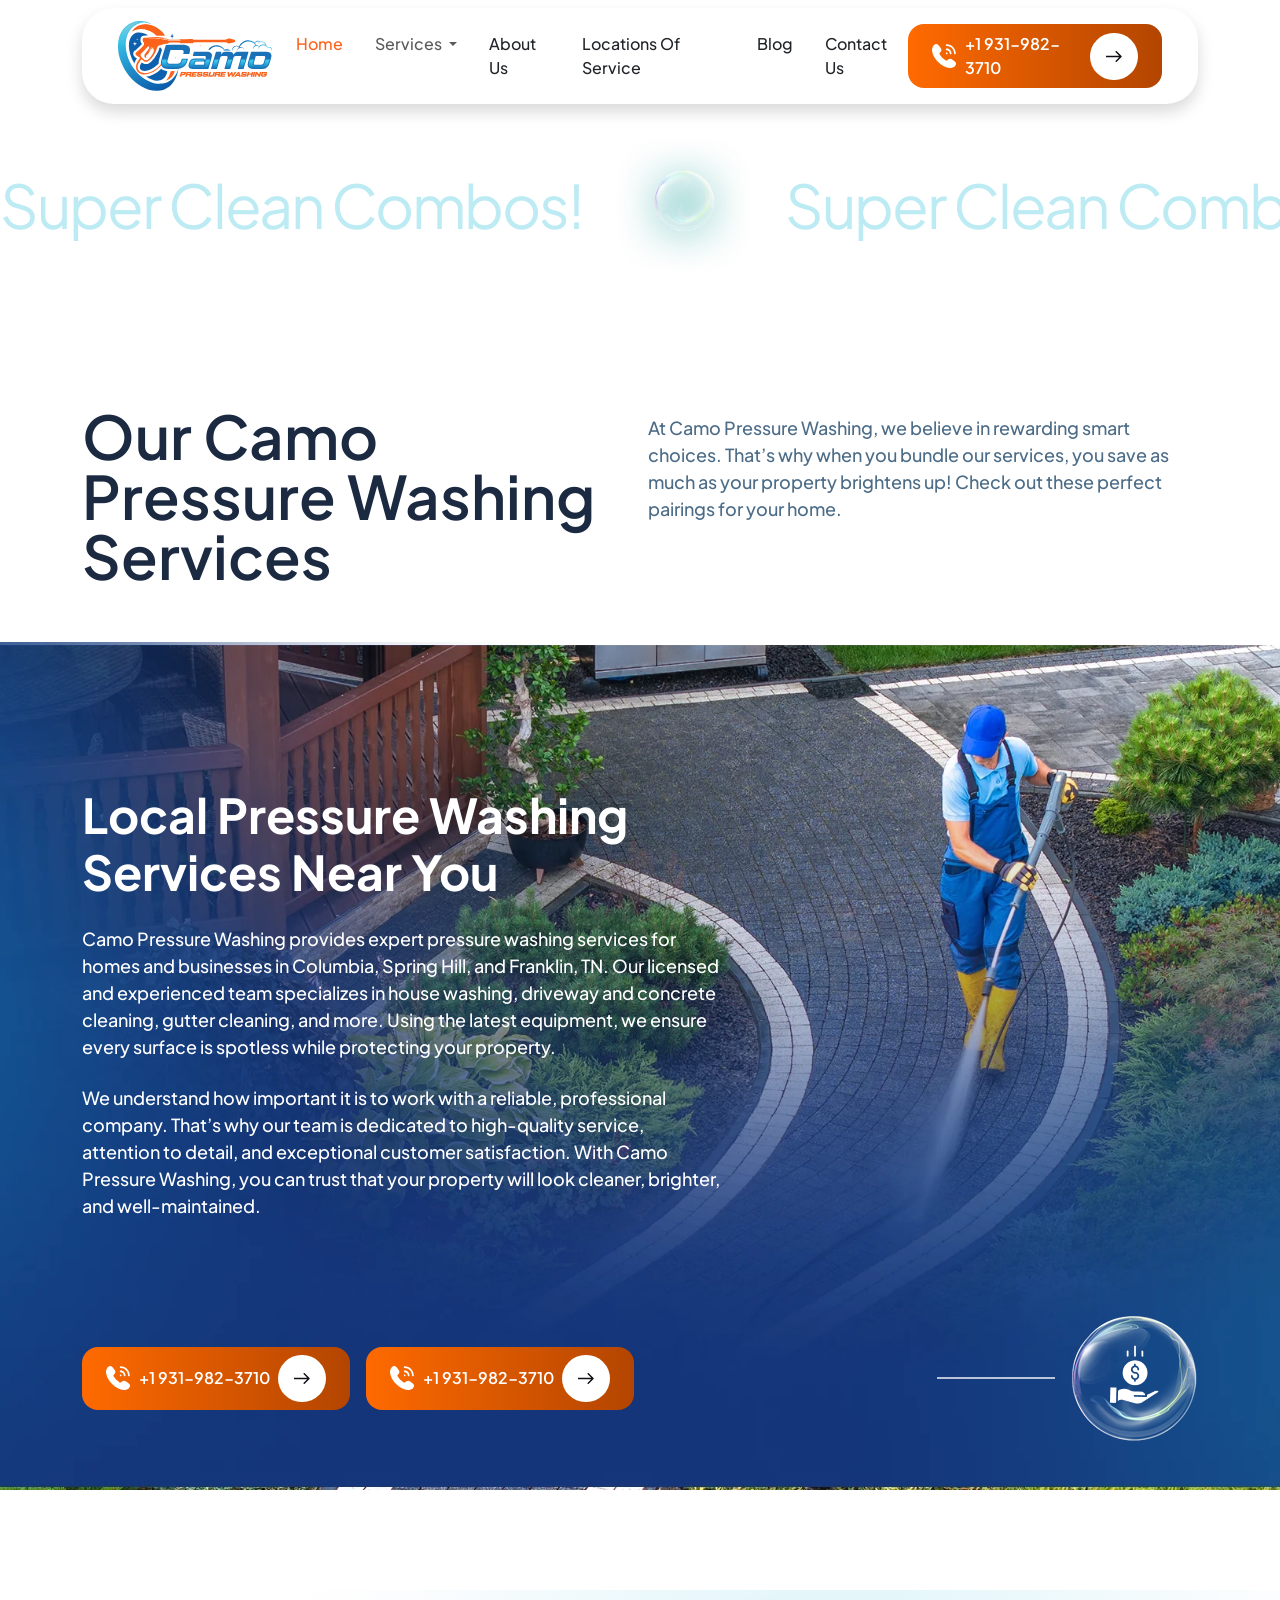
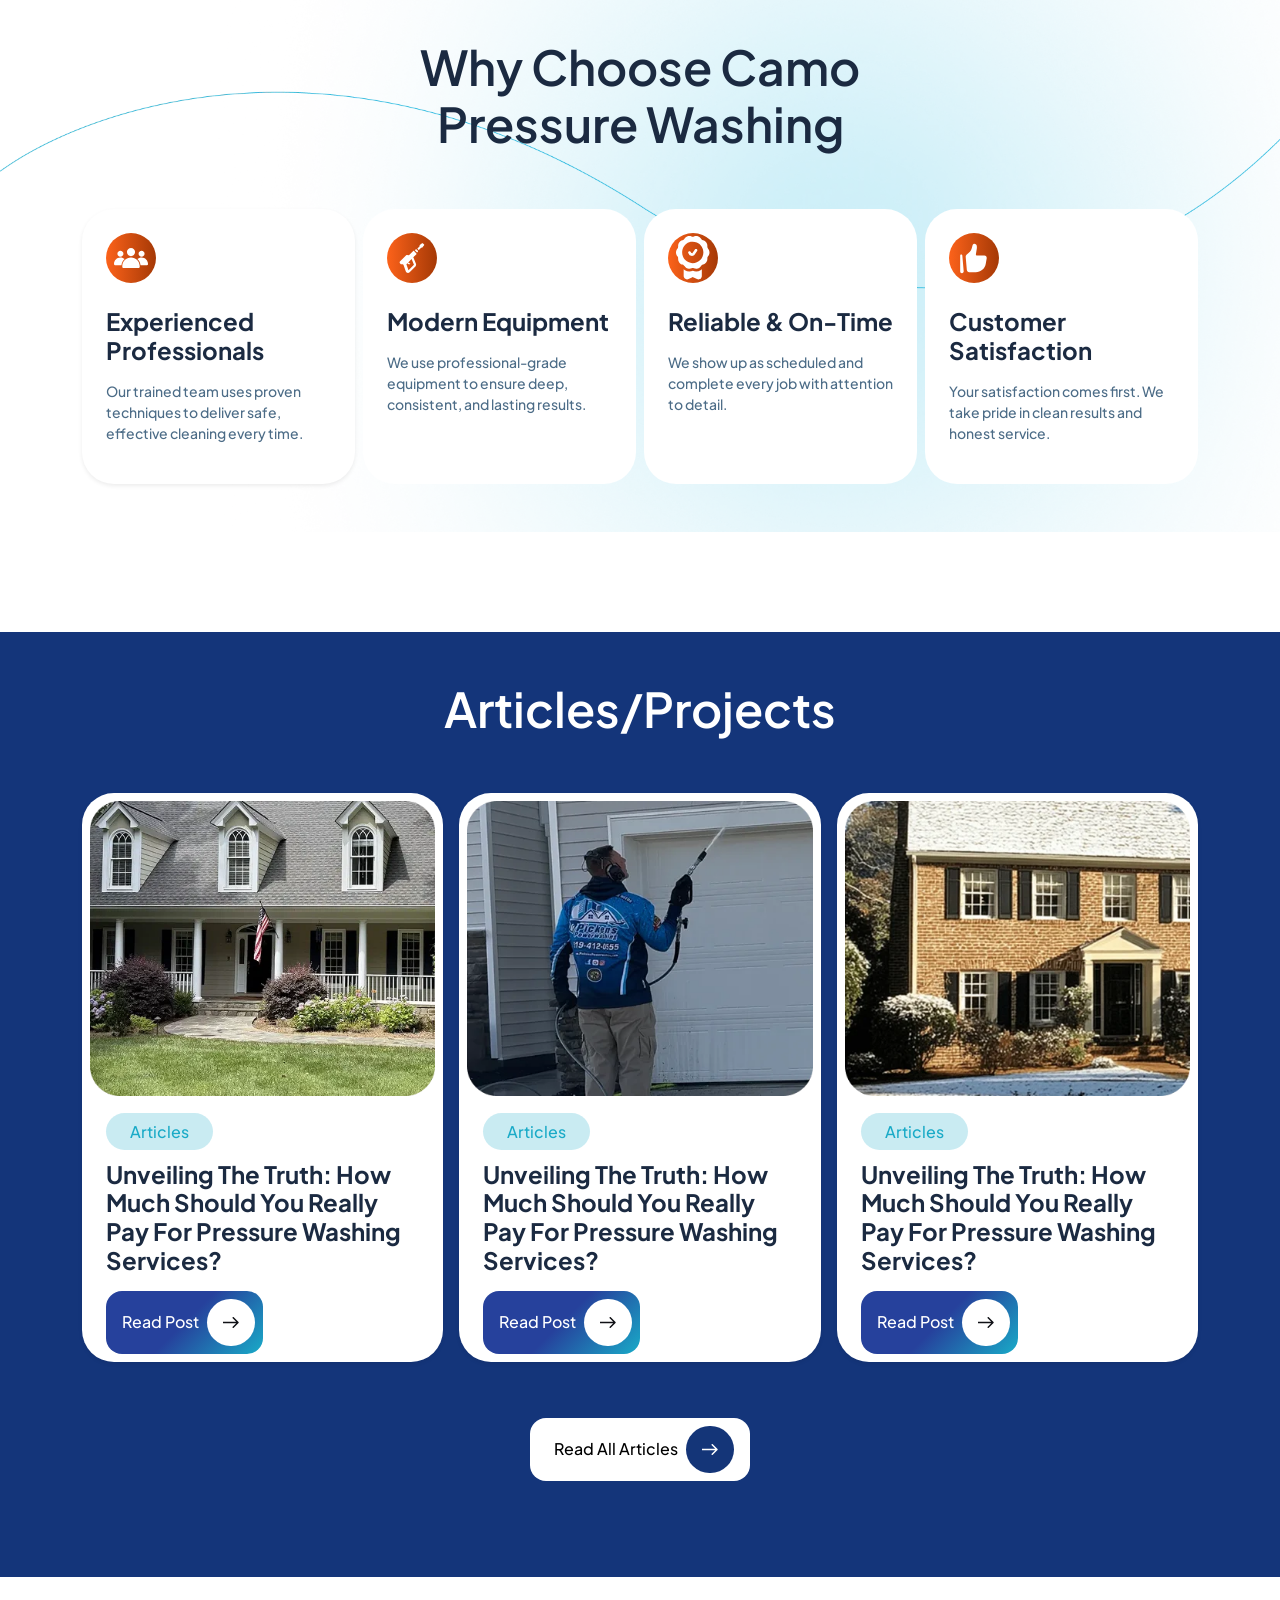
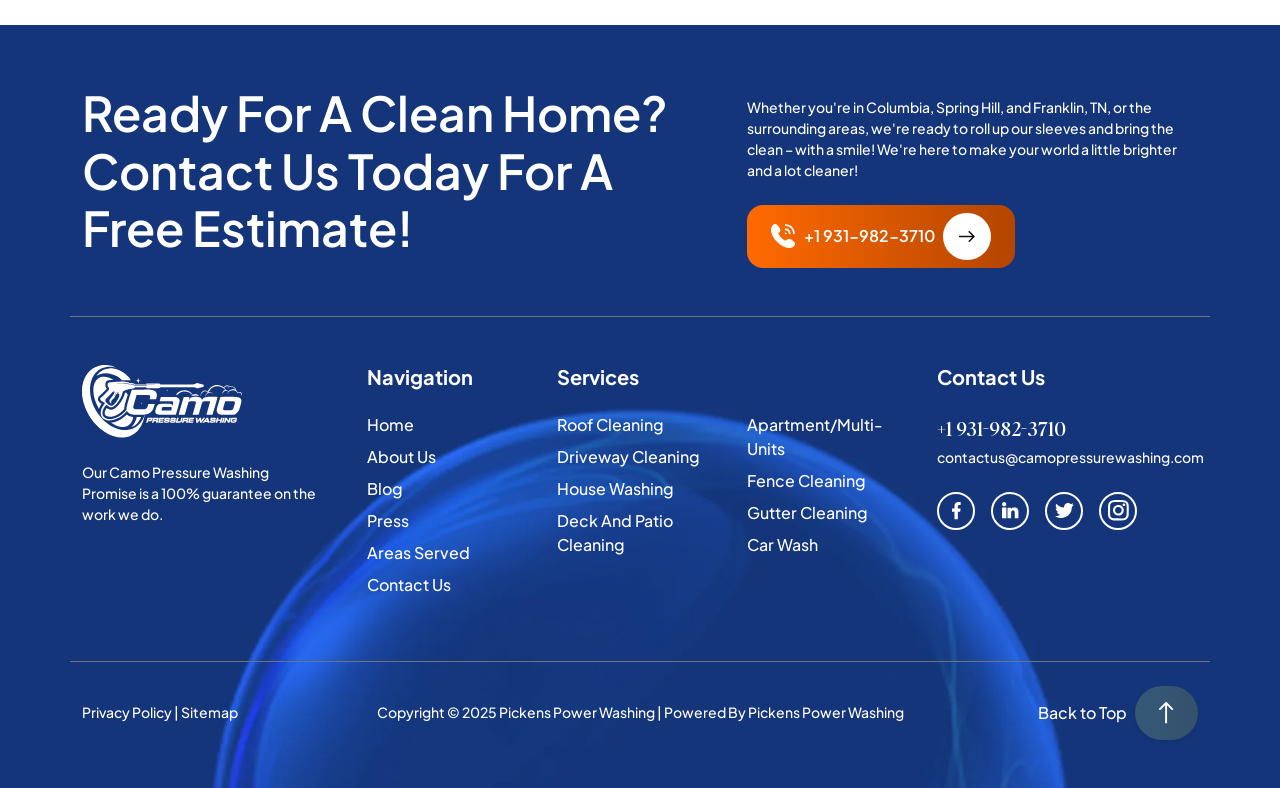
<file: Camo Pressure/index.html>
<!DOCTYPE html>
<html lang="en">

<head>
    <meta charset="UTF-8">
    <meta name="viewport" content="width=device-width, initial-scale=1.0">
    <title>Home || Camo Pressure Washing</title>
    <link rel="stylesheet" href="./css/swiper.css">
    <link rel="stylesheet" href="./css/bootstrap.css">
    <link rel="stylesheet" href="./css/custom-style.css">
</head>

<body>
    <!-- ----------------------------------------------------------HEADER----------------------- -->
    <header>
        <div class="container camo-navbar  ">
            <nav
                class="navbar navbar-expand-lg navbar-light bg-white shadow navbar-custom rounded-5 px-4 py-2 position-absolut z-3 mt-2">
                <div class="container-fluid">

                    <a class="navbar-brand" href="#">
                        <img src="assets/logo.svg" alt="Logo">
                    </a>

                    <button class="navbar-toggler border-0" type="button" data-bs-toggle="collapse"
                        data-bs-target="#myNavbar">
                        <span class="navbar-toggler-icon"></span>
                    </button>

                    <div class="collapse navbar-collapse" id="myNavbar">
                        <ul class="navbar-nav mx-auto mb-2 mb-lg-0 gap-lg-3">
                            <li class="nav-item">
                                <a class="nav-link active" href="#">Home</a>
                            </li>
                            <li class="nav-item dropdown">
                                <a class="nav-link dropdown-toggle" href="#" id="servicesDrop" role="button"
                                    data-bs-toggle="dropdown">
                                    Services
                                </a>
                                <ul class="dropdown-menu" aria-labelledby="servicesDrop">
                                    <li>
                                        <a class="dropdown-item" href="pressure-washing.html">
                                            Pressure Washing
                                        </a>
                                    </li>
                                    <li>
                                        <a class="dropdown-item" href="roof-cleaning.html">
                                            Roof Cleaning
                                        </a>
                                    </li>
                                    <li>
                                        <a class="dropdown-item" href="driveway-cleaning.html">
                                            Driveway Cleaning
                                        </a>
                                    </li>
                                </ul>
                            </li>
                            </li>
                            <li class="nav-item">
                                <a class="nav-link text-dark" href="#">About Us</a>
                            </li>
                            <li class="nav-item">
                                <a class="nav-link text-dark" href="#">Locations of Service</a>
                            </li>
                            <li class="nav-item">
                                <a class="nav-link text-dark" href="#">Blog</a>
                            </li>
                            <li class="nav-item">
                                <a class="nav-link text-dark" href="#">Contact Us</a>
                            </li>
                        </ul>

                        <div class="d-flex align-items-center">
                            <a href="tel:+19319823710"
                                class="btn-call border-0 px-1 py-2 text-decoration-none px-4 py-2 rounded-4 d-flex align-items-center">
                                <img src="assets/call.svg" alt="arrow">
                                <span class="ms-2">+1 931-982-3710</span>
                                <span class="arrow-icon p-3 ms-2 rounded-5  "><img src="assets/arrow.svg"
                                        alt="arrow"></span>
                            </a>
                        </div>
                    </div>

                </div>
            </nav>
        </div>
    </header>



    <main>
        <!-- ---------------------------------------------------------HERO SECTOIN----------------------- -->
        <!-- <section class=" camo-hero hero-section position-relative overflow-hidden">
            <img src="assets/hero1.webp" alt="Hero Background"
                class="hero-img w-100 h-100 object-fit-cover position-absolute  start-0 top-0">

            <div class="hero-overlay position-absolute w-100 h-100 start-0 top-0"></div>

            <div class="container position-relative py-5"
                style="z-index: 5; min-height: 85vh; display: flex; align-items: center;">
                <div class="row w-100">
                    <div class="col-lg-7">
                        <h1 class="text-black fw-bold display-4 mb-4" style="line-height: 1.2;">
                            Trusted Pressure Washing Experts Serving Columbia, Spring Hill & Franklin, TN
                        </h1>
                    </div>

                    <div class="col-lg-5 ps-lg-5">
                        <p class="text-white opacity-90 mb-4 fs-5">
                            Camo Pressure Washing delivers reliable, high-quality pressure washing services across
                            Columbia, Spring Hill, and Franklin, TN. From homes to commercial properties, we remove
                            dirt, grime, and stains to bring surfaces back to life.
                        </p>
                        <a href="#" class="btn-estimate d-inline-flex align-items-center text-decoration-none">
                            Get Free Estimate
                            <span class="arrow-icon ms-3"><i class="fas fa-arrow-right"></i></span>
                        </a>
                    </div>
                </div>

                <div class="roof-card d-none d-lg-block shadow-lg">
                    <img src="roof-cleaning-thumb.jpg" alt="Roof Cleaning" class="rounded-4 w-100">
                    <div class="p-2 d-flex justify-content-between align-items-center">
                        <span class="fw-bold small">Roof Cleaning</span>
                        <i class="fas fa-arrow-right small"></i>
                    </div>
                </div>
            </div>
        </section> -->



        <!-- ---------------------------------------------------------------SECTION 3---------------------------- -->
        <section class="camo-tagline marquee-section py-4">
            <div class="marquee-container">
                <div class="marquee-content d-flex align-items-center">

                    <h2 class="combo-text text-nowrap">Super Clean Combos!</h2>
                    <div class="bubble-box mx-4">
                        <img src="assets/bubble.webp" alt="Bubble" class="bubble-img">
                    </div>

                    <h2 class="combo-text text-nowrap">Super Clean Combos!</h2>
                    <div class="bubble-box mx-4">
                        <img src="assets/bubble.webp" alt="Bubble" class="bubble-img">
                    </div>

                    <h2 class="combo-text text-nowrap">Super Clean Combos!</h2>
                    <div class="bubble-box mx-4">
                        <img src="assets/bubble.webp" alt="Bubble" class="bubble-img">
                    </div>

                    <h2 class="combo-text text-nowrap">Super Clean Combos!</h2>
                    <div class="bubble-box mx-4">
                        <img src="assets/bubble.webp" alt="Bubble" class="bubble-img">
                    </div>
                </div>
            </div>
        </section>


        <!-- ---------------------------------------------------------------SECTION 4------------------------------ -->
        <section class="camo-margin-top camoo-slider mx-auto">
            <div class="container mt-5">
                <div class="row g-3">
                    <div class="col-12 col-lg-6 ">
                        <h2 class="fw-semibold">Our Camo Pressure Washing Services</h2>
                    </div>
                    <div class="col-12 col-lg-6 mt-4">
                        <p>At Camo Pressure Washing, we believe in rewarding smart choices. That’s why when you bundle
                            our
                            services, you save as much as your property brightens up! Check out these perfect pairings
                            for
                            your home.</p>
                    </div>
                </div>
            </div>
            <!-- --------------------------------------------------------------------SLIDER------------------------------ -->
        </section>



        <!-- ------------------------------------------------------------------------SECTOIN 5------------------------- -->
        <section class=" camo-five mt-5 d-flex align-items-center camo-margin-top">

            <div class="container py-5">


                <div class="row">
                    <div class="col-12 col-lg-7 text-white text-center text-lg-start mt-5 py-5">
                        <h2 class="display-5 display-lg-4 fw-bold mb-4 text-white">
                            Local Pressure Washing Services Near You
                        </h2>

                        <p class=" mb-4 text-white">
                            Camo Pressure Washing provides expert pressure washing services for homes and businesses in
                            Columbia, Spring Hill, and Franklin, TN. Our licensed and experienced team specializes in
                            house washing, driveway and concrete cleaning, gutter cleaning, and more. Using the latest
                            equipment, we ensure every surface is spotless while protecting your property.
                        </p>

                        <p class="mb-4 text-white">


                            We understand how important it is to work with a reliable, professional company. That’s why
                            our team is dedicated to high-quality service, attention to detail, and exceptional customer
                            satisfaction. With Camo Pressure Washing, you can trust that your property will look
                            cleaner, brighter, and well-maintained.
                        </p>
                    </div>
                </div>


                <div class="row align-items-center mt-4">


                    <div class="col-12 col-lg-9">
                        <div
                            class="d-flex flex-column flex-sm-row align-items-center align-items-lg-start justify-content-center justify-content-lg-start gap-3">

                            <a href="tel:+19319823710"
                                class="btn-call border-0 px-1 py-2 text-decoration-none px-4 py-2 rounded-4 d-flex align-items-center ">
                                <img src="assets/call.svg" alt="arrow">
                                <span class="ms-2">+1 931-982-3710</span>
                                <span class="arrow-icon p-3 ms-2 rounded-5  "><img src="assets/arrow.svg"
                                        alt="arrow"></span>
                            </a>
                            <a href="tel:+19319823710"
                                class="btn-call border-0 px-1 py-2 text-decoration-none px-4 py-2 rounded-4 d-flex align-items-center ">
                                <img src="assets/call.svg" alt="arrow">
                                <span class="ms-2">+1 931-982-3710</span>
                                <span class="arrow-icon p-3 ms-2 rounded-5  "><img src="assets/arrow.svg"
                                        alt="arrow"></span>
                            </a>

                        </div>
                    </div>

                    <div
                        class="col-12 col-lg-3 d-flex align-items-center justify-content-center justify-content-lg-end mt-4 mt-lg-0">

                        <div class="side-line me-3"></div>

                        <img src="assets/sec5right.webp" class="img-fluid side-icon " alt="Icon">

                    </div>



                </div>

            </div>
        </section>



        <!-- ------------------------------------------------------------------------SECTION 6------------------------------ -->
        <section class="py-5 camo-six camo-margin-top">
            <div class="container">
                <div class="row justify-content-center mb-5 ">
                    <div class="col-md-8 text-center">
                        <h2 class="display-5 fw-semibold . ">Why Choose Camo <br> Pressure Washing</h2>
                    </div>
                </div>

                <div class="row g-2 justify-content-center">

                    <div class="col-12 col-md-6 col-lg-3  ">
                        <div class=" h-100 border-0 shadow-sm p-4 bg-navy  rounded-5 bg-white camo-six-card">
                            <div class="icon-circle bg-orange mb-4 ">
                                <img class="img-fluid p-2" src="assets/icon1.svg" alt="">
                            </div>
                            <h4 class="fw-bold mb-3 six-h4">Experienced Professionals</h4>
                            <p class="small  six-p">Our trained team uses proven techniques to deliver safe,
                                effective cleaning every time.</p>
                        </div>
                    </div>

                    <div class="col-12 col-md-6 col-lg-3 ">
                        <div class=" h-100 border-0  p-4  rounded-5 bg-white camo-six-card">
                            <div class="icon-circle mb-4 bg-orange ">
                                <img class="img-fluid p-2" src="assets/icon3.svg" alt="">
                            </div>
                            <h4 class="fw-bold mb-3  six-h4">Modern Equipment</h4>
                            <p class="small six-p">We use professional-grade equipment to ensure deep, consistent,
                                and lasting results.</p>
                        </div>
                    </div>

                    <div class="col-12 col-md-6 col-lg-3 ">
                        <div class=" h-100 border-0  p-4  rounded-5 bg-white camo-six-card">
                            <div class="icon-circle mb-4 bg-orange ">
                                <img class="img-fluid p-2" src="assets/icon2.svg" alt="">
                            </div>
                            <h4 class="fw-bold mb-3  six-h4 ">Reliable & On-Time</h4>
                            <p class="small six-p">We show up as scheduled and complete every job with attention to
                                detail.</p>
                        </div>
                    </div>

                    <div class="col-12 col-md-6 col-lg-3 ">
                        <div class=" h-100 border-0  p-4  rounded-5 bg-white camo-six-card">
                            <div class="icon-circle mb-4 bg-orange ">
                                <img class="img-fluid p-2" src="assets/Like.svg" alt="">
                            </div>
                            <h4 class="fw-bold mb-3  six-h4">Customer Satisfaction</h4>
                            <p class="small six-p six-p">Your satisfaction comes first. We take pride in clean results
                                and honest service.</p>
                        </div>
                    </div>

                </div>
            </div>
        </section>


        <!-- --------------------------------------------------------------------SECTION 7----------------------------- -->
        <section class="camo-margin-top article py-5">
            <div class="container">
                <div class="row justify-content-center mb-5 ">
                    <div class="col-md-8 text-center">
                        <h2 class="display-5 fw-semibold text-white ">Articles/Projects</h2>
                    </div>
                </div>
                <div class="row g-3">
                    <div class="col-12 col-md-6 col-lg-4  ">
                        <div class="  border-0 shadow-sm p-   rounded-5 bg-white ">
                            <div class=" mb-2 ">
                                <img class="img-fluid p-2 w-100 " src="assets/art1.webp" alt="img">
                            </div>
                            <div class="px-4 p-2">
                                <a class=" art px-4 py-2 text-decoration-none rounded-5" href="">Articles</a>
                                <h4 class="fw-bold mb-3 six-h4 mt-3 art-h4">Unveiling the Truth: How Much Should You
                                    Really Pay for
                                    Pressure Washing Services?</h4>
                                <a href=" "
                                    class=" border-0 px-2 py-2 text-decoration-none rounded-4 d-inline-flex align-items-center camo-btn-dark  object-fit-contain">
                                    <span class="ms-2">Read Post</span>
                                    <span class="arrow-icon p-3 ms-2 rounded-5  ">
                                        <img src="assets/arrow.svg" alt="arrow">
                                    </span>
                                </a>
                            </div>
                        </div>
                    </div>
                    <div class="col-12 col-md-6 col-lg-4  ">
                        <div class="  border-0 shadow-sm p-   rounded-5 bg-white ">
                            <div class=" mb-2 ">
                                <img class="img-fluid p-2  w-100 " src="assets/art2.webp" alt="img">
                            </div>
                            <div class="px-4 p-2">
                                <a class=" art px-4 py-2 text-decoration-none rounded-5" href="">Articles</a>
                                <h4 class="fw-bold mb-3 six-h4 mt-3 art-h4">Unveiling the Truth: How Much Should You
                                    Really Pay for
                                    Pressure Washing Services?</h4>
                                <a href=" "
                                    class=" border-0 px-2 py-2 text-decoration-none rounded-4 d-inline-flex align-items-center camo-btn-dark  object-fit-contain">
                                    <span class="ms-2">Read Post</span>
                                    <span class="arrow-icon p-3 ms-2 rounded-5  ">
                                        <img src="assets/arrow.svg" alt="arrow">
                                    </span>
                                </a>
                            </div>
                        </div>
                    </div>
                    <div class="col-12 col-md-6 col-lg-4  ">
                        <div class="  border-0 shadow-sm p-   rounded-5 bg-white ">
                            <div class=" mb-2 ">
                                <img class="img-fluid p-2  w-100" src="assets/art3.webp" alt="img">
                            </div>
                            <div class="px-4 p-2">
                                <a class=" art px-4 py-2 text-decoration-none rounded-5" href="">Articles</a>
                                <h4 class="fw-bold mb-3 six-h4 mt-3 art-h4">Unveiling the Truth: How Much Should You
                                    Really Pay for
                                    Pressure Washing Services?</h4>
                                <a href=" "
                                    class=" border-0 px-2 py-2 text-decoration-none rounded-4 d-inline-flex align-items-center camo-btn-dark  object-fit-contain">
                                    <span class="ms-2">Read Post</span>
                                    <span class="arrow-icon p-3 ms-2 rounded-5  ">
                                        <img src="assets/arrow.svg" alt="arrow">
                                    </span>
                                </a>
                            </div>
                        </div>
                    </div>

                </div>
                <div class="row justify-content-center mb-5 mt-5 g-2">
                    <div class="col-md-8 text-center">
                        <a href=" "
                            class=" art-btn bg-white border-0 px-3 py-2 text-decoration-none rounded-4 d-inline-flex align-items-center   ">
                            <span class="ms-2 text-black">Read All Articles</span>
                            <span class="arrow-icon articon p-3 ms-2 rounded-5  ">
                                <img class="arrow-white" src="assets/arrow.svg" alt="arrow">
                            </span>
                        </a>
                    </div>
                </div>

            </div>

        </section>
    </main>


    <!-- -----------------------------------------------------FOOTER----------------------------- -->

    <footer class="text-white py-5 mt-5 camon-footer"
        style="background: url('assets/footer.webp') no-repeat center center/cover;">
        <div class="container">

            <div class="row align-items-center mb-5 pb-5 border-bottom border-secondary border-25">
                <div class="col-lg-7 mb-4 mb-lg-0">
                    <h2 class="fw-semibold text-white mb-0 display-5">Ready For A Clean Home? <br> Contact Us Today For
                        A
                        <br>
                        Free Estimate!
                    </h2>
                </div>
                <div class="col-lg-5 mt-4 ">
                    <p class="mb-4  small text-white">Whether you're in Columbia, Spring Hill, and Franklin, TN, or the
                        surrounding areas, we're ready to roll up our sleeves and bring the clean – with a smile! We're
                        here to make your world a little brighter and a lot cleaner!</p>

                    <div class="d-flex align-items-center">
                        <a href="tel:+19319823710"
                            class="btn-call border-0 px-1 py-2 text-decoration-none px-4 py-2 rounded-4 d-flex align-items-center">
                            <img src="assets/call.svg" alt="arrow">
                            <span class="ms-2">+1 931-982-3710</span>
                            <span class="arrow-icon p-3 ms-2 rounded-5  "><img src="assets/arrow.svg"
                                    alt="arrow"></span>
                        </a>
                    </div>
                </div>
            </div>

            <div class="row gy-4">
                <div class="col-lg-3 col-md-6">
                    <img src="assets/footer.svg" alt="Camo Logo" class="mb-4" style="max-width: 160px;">
                    <p class="small  pe-lg-4 text-white">Our Camo Pressure Washing Promise is a 100% guarantee on the
                        work we do.</p>
                </div>

                <div class="col-lg-2 col-md-6">
                    <h5 class="fw-bold mb-4 text-white">Navigation</h5>
                    <ul class="list-unstyled d-flex flex-column gap-2">
                        <li><a href="#" class="text-white text-decoration-none  footer-link">Home</a></li>
                        <li><a href="#" class="text-white text-decoration-none  footer-link">About Us</a></li>
                        <li><a href="#" class="text-white text-decoration-none  footer-link">Blog</a></li>
                        <li><a href="#" class="text-white text-decoration-none  footer-link">Press</a></li>
                        <li><a href="#" class="text-white text-decoration-none  footer-link">Areas Served</a>
                        </li>
                        <li><a href="#" class="text-white text-decoration-none 75 footer-link">Contact Us</a>
                        </li>
                    </ul>
                </div>

                <div class="col-lg-4 col-md-6">
                    <h5 class="fw-bold mb-4 text-white">Services</h5>
                    <div class="row">
                        <div class="col-6">
                            <ul class="list-unstyled d-flex flex-column gap-2">
                                <li><a href="#" class="text-white text-decoration-none  footer-link">Roof
                                        Cleaning</a></li>
                                <liَ><a href="#" class="text-white text-decoration-none  footer-link">Driveway
                                        Cleaning</a></liَ>
                                <liَ><a href="#" class="text-white text-decoration-none  footer-link">House
                                        Washing</a></liَ>
                                <li><a href="#" class="text-white text-decoration-none  footer-link">Deck and
                                        Patio Cleaning</a></li>
                            </ul>
                        </div>
                        <div class="col-6">
                            <ul class="list-unstyled d-flex flex-column gap-2">
                                <li><a href="#"
                                        class="text-white text-decoration-none  footer-link">Apartment/Multi-Units</a>
                                </li>
                                <li><a href="#" class="text-white text-decoration-none footer-link">Fence
                                        Cleaning</a></li>
                                <li><a href="#" class="text-white text-decoration-none footer-link">Gutter
                                        Cleaning</a></li>
                                <li><a href="#" class="text-white text-decoration-none footer-link">Car
                                        Wash</a></li>
                            </ul>
                        </div>
                    </div>
                </div>

                <div class="col-lg-3 col-md-6">
                    <h5 class="fw-bold mb-4 text-white">Contact Us</h5>
                    <p class="mb-1 num fs-5 text-white">+1 931-982-3710</p>
                    <p class="mb-4 small 75 text-white">contactus@camopressurewashing.com</p>

                    <div class="d-flex gap-3">
                        <a href="#" class="social-icon">
                            <img src="assets/facebook.svg" alt="">
                        </a>
                        <a href="#" class="social-icon">
                            <img src="assets/linkedin.svg" alt="">
                        </a>
                        <a href="#" class="social-icon">
                            <img src="assets/twitter.svg" alt="">
                        </a>
                        <a href="#" class="social-icon">
                            <img src="assets/insta.svg" alt="">
                        </a>
                    </div>
                </div>
            </div>

            <div class="row mt-5 pt-4 border-top border-secondary border-25 align-items-center">
                <div class="col-md-3 text-center text-md-start mb-3 mb-md-0">
                    <p class="small mb-0 text-white">Privacy Policy | Sitemap</p>
                </div>
                <div class="col-md-6 text-center mb-3 mb-md-0">
                    <p class="small mb-0 50 text-capitalize text-white">Copyright © 2025 Pickens Power Washing | Powered
                        by
                        Pickens Power Washing</p>
                </div>
                <div
                    class="col-md-3 text-center text-md-end d-flex align-items-center justify-content-center justify-content-md-end gap-2">
                    <span class=" ">Back to Top</span>
                    <a href="#"
                        class=" back-top rounded-5 px-4 py-3 shadow-sm d-flex align-items-center justify-content-center">
                        <img src="assets/arrowup.svg" alt="arrow">
                    </a>
                </div>
            </div>

        </div>
    </footer>
    <script src="./javscript/swiper.js"></script>
    <script src="./javscript/bootstrap.js"></script>
    <script src="./javscript/apps.js"></script>
</body>

</html>
</file>
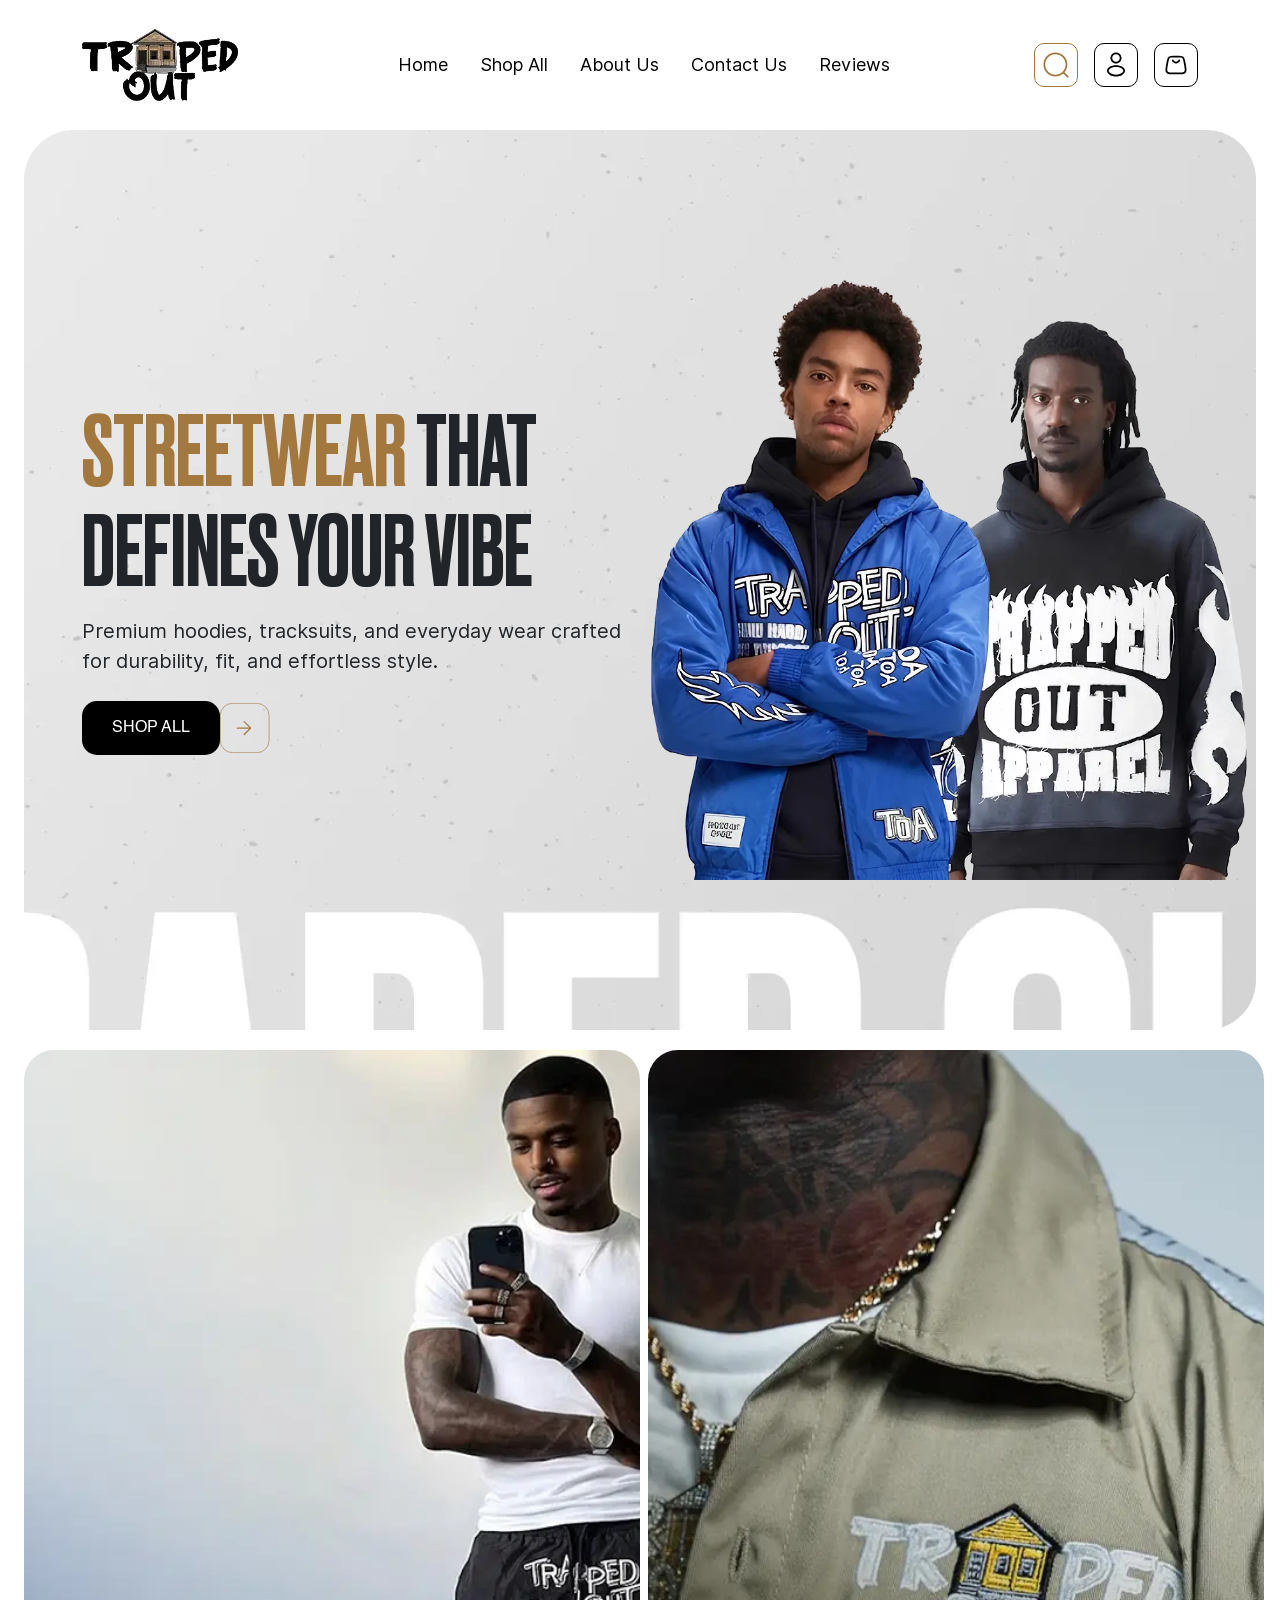
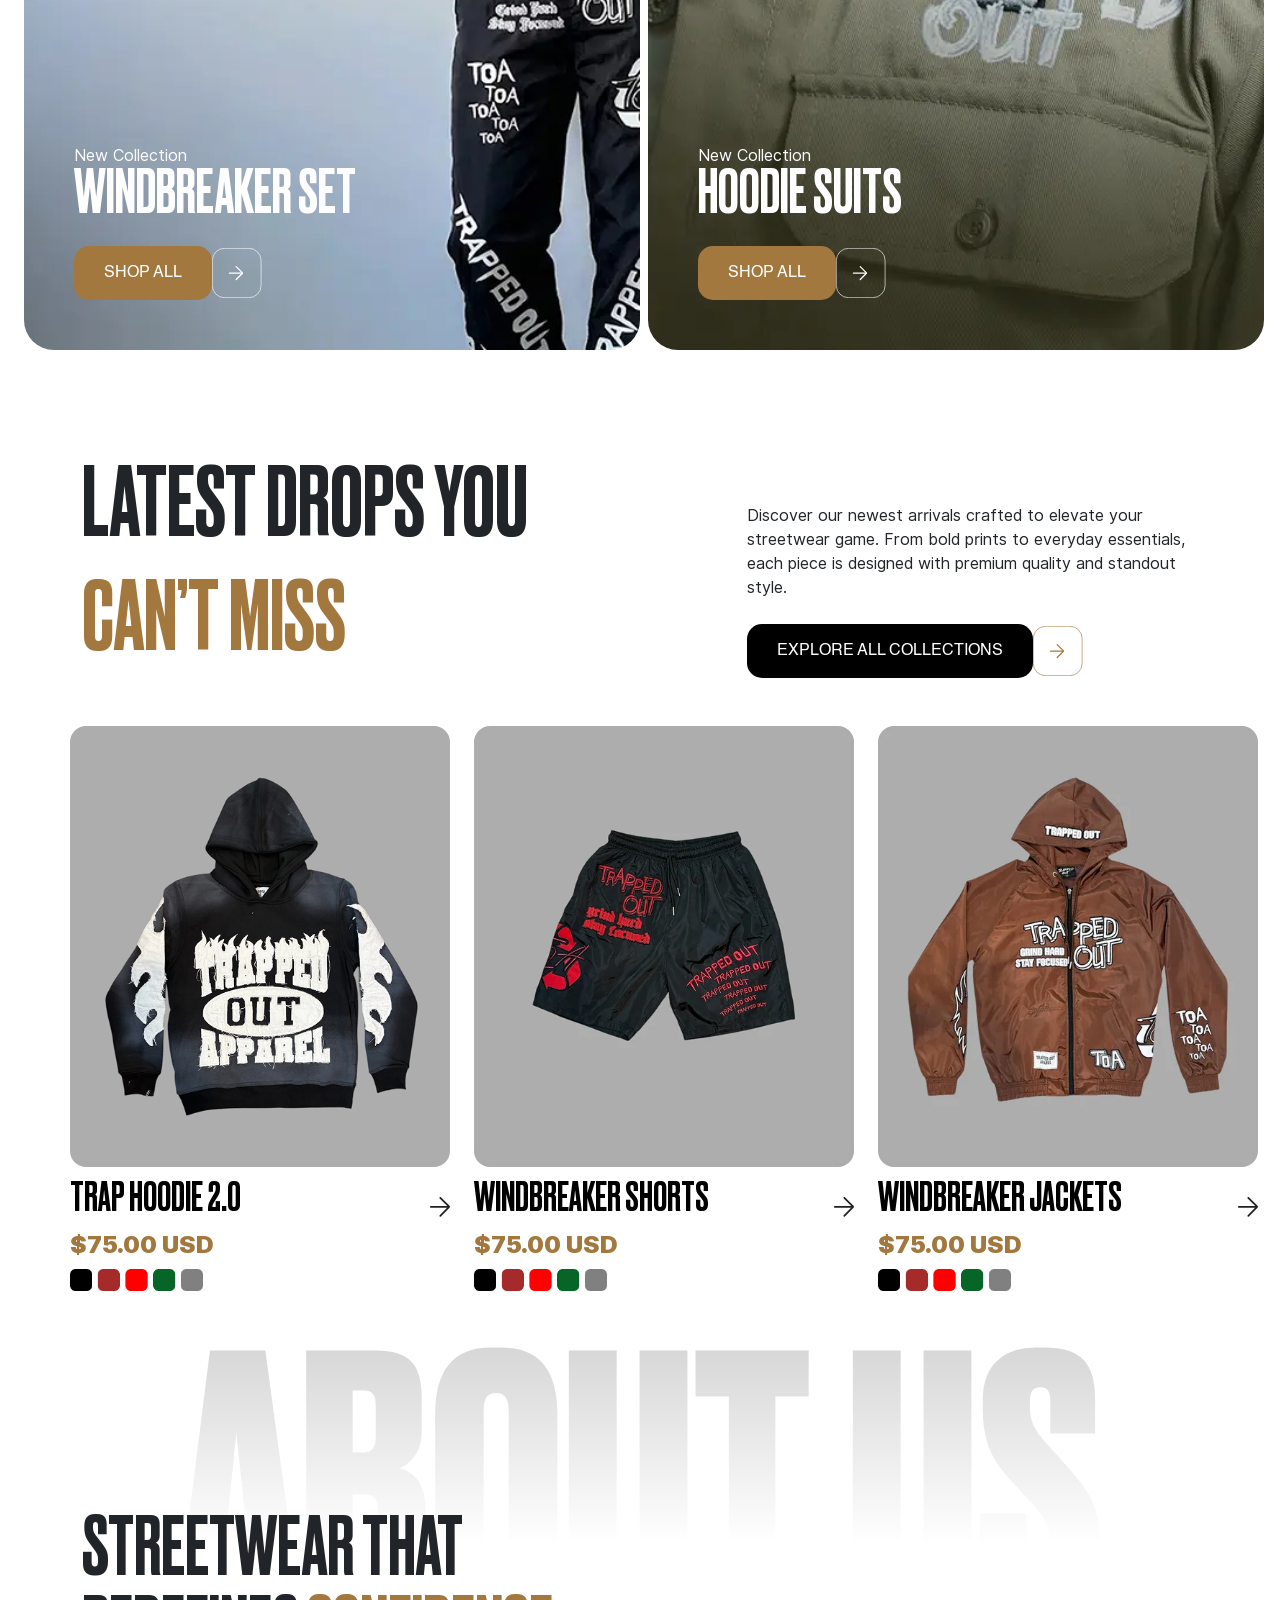
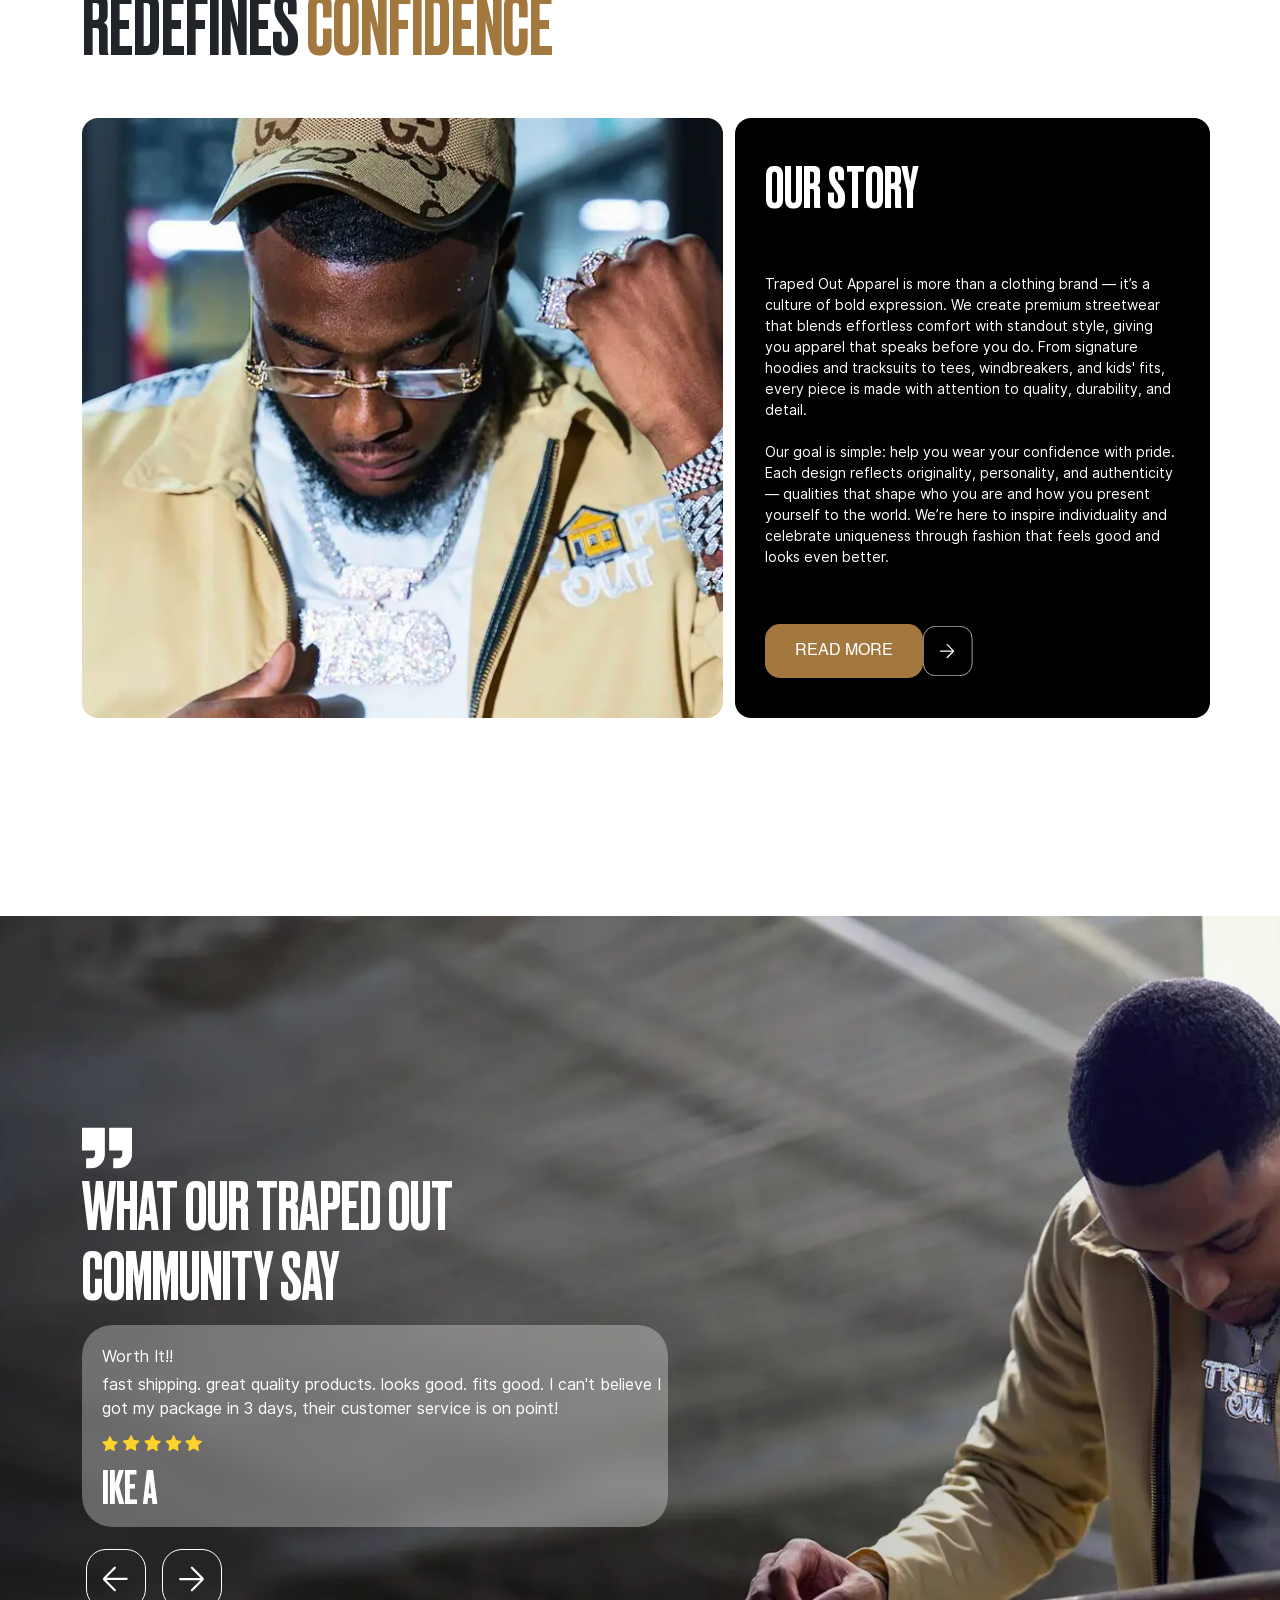
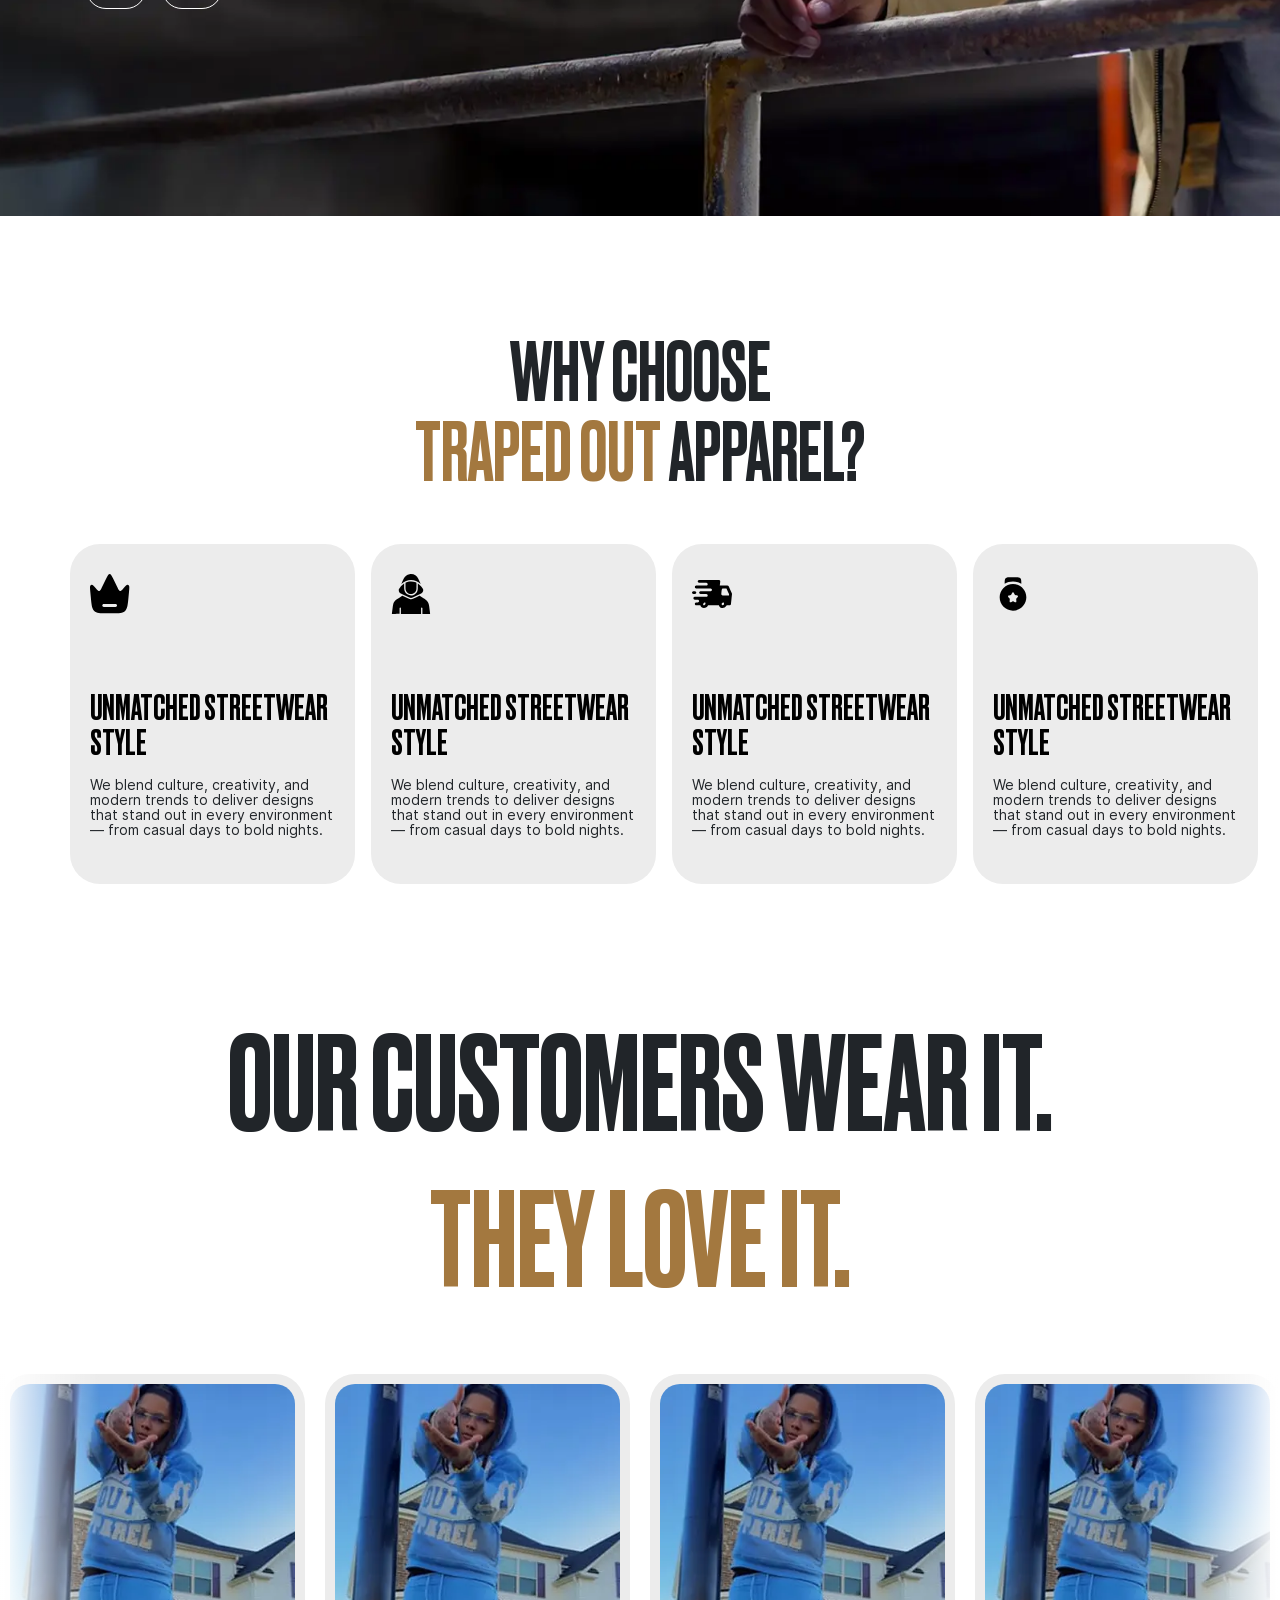
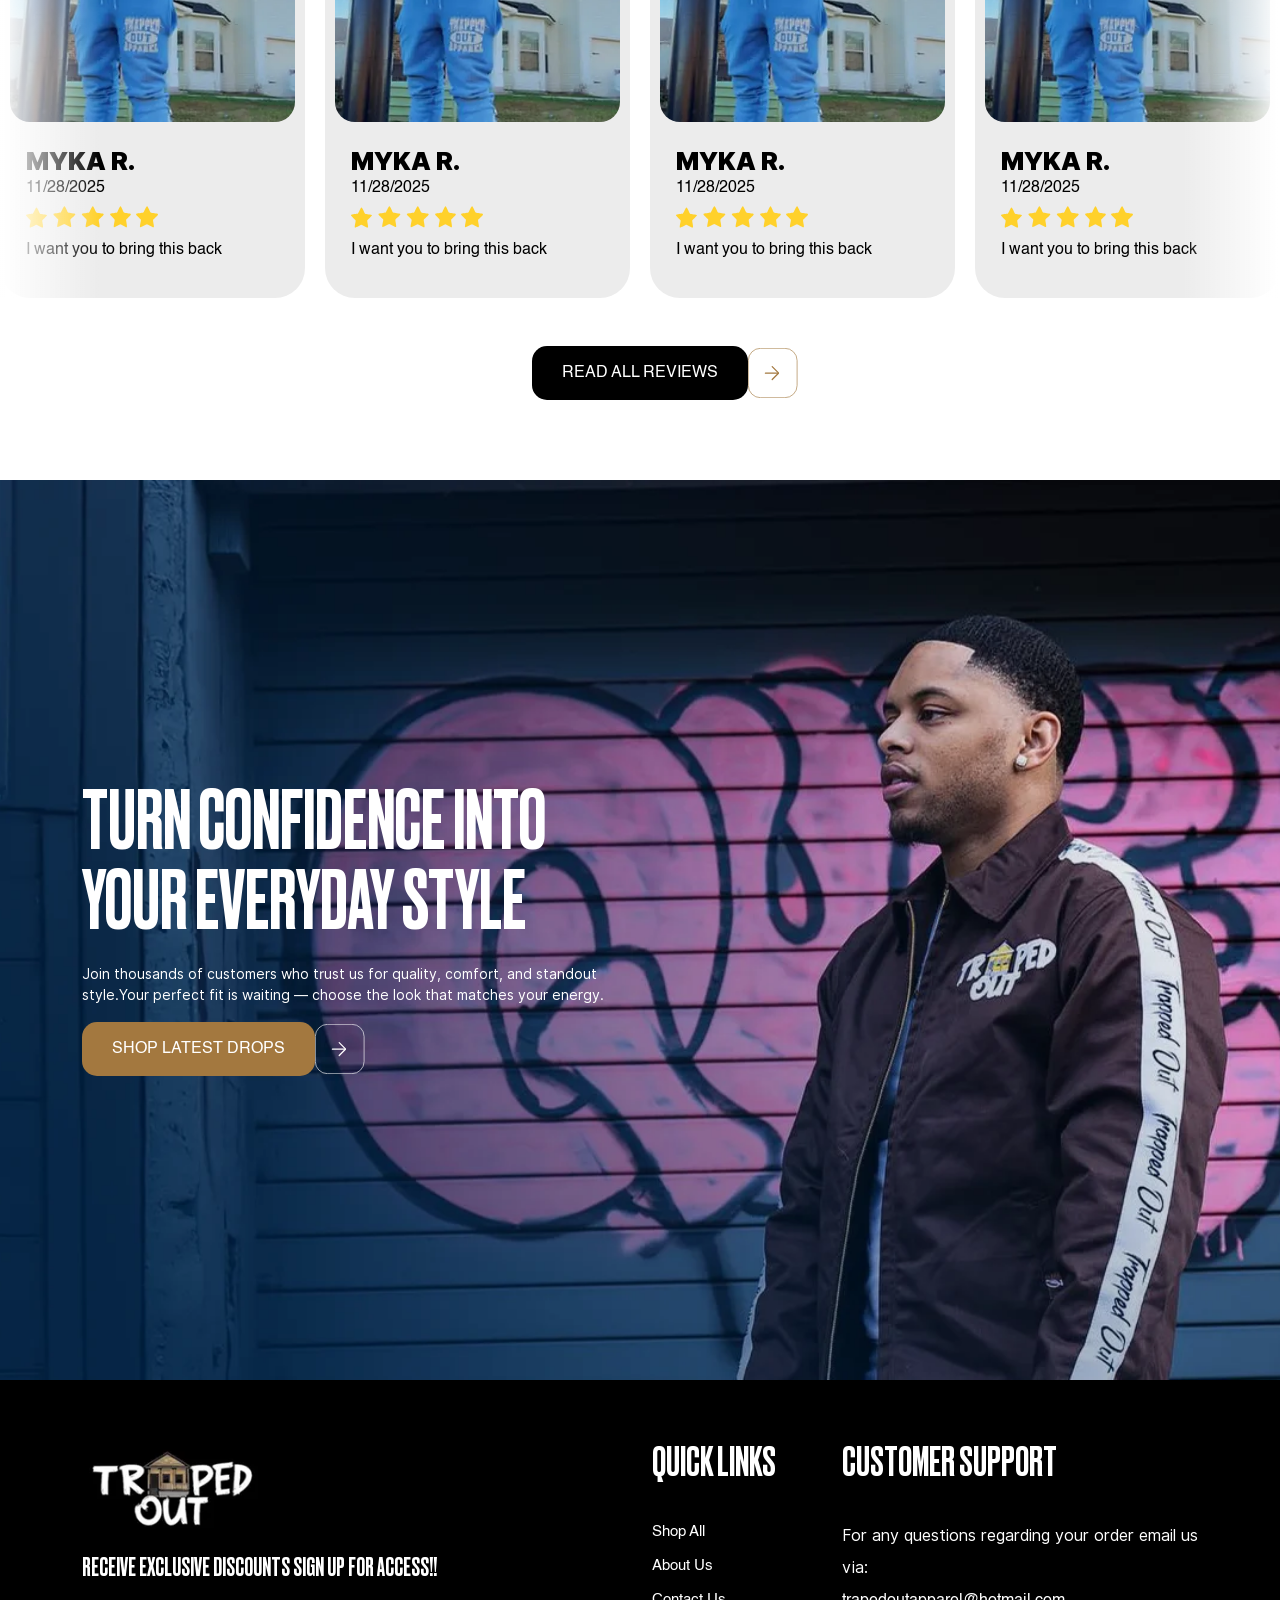
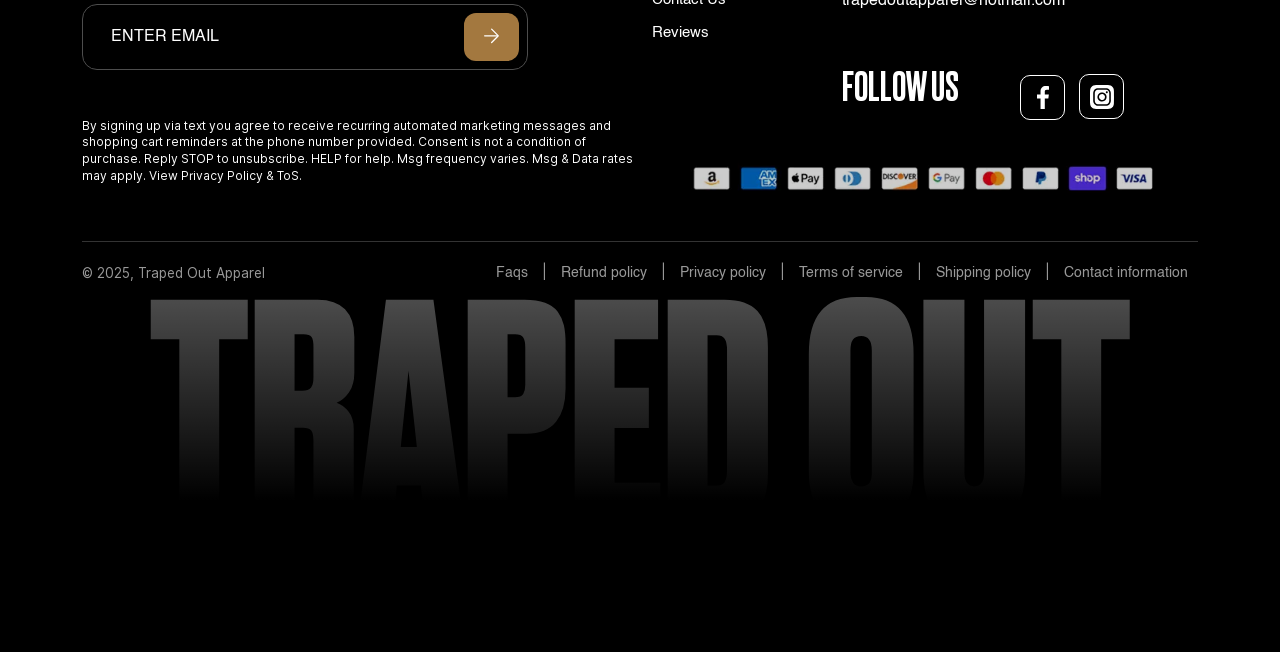
<file: ui-traped/index.html>
<!DOCTYPE html>
<html lang="en">

<head>
    <meta charset="UTF-8">
    <meta name="viewport" content="width=device-width, initial-scale=1.0">
    <title>Traped Out || Home</title>
    <link rel="stylesheet" href=".//assets/css/bootstrap-min.css">
    <link rel="stylesheet" href=".//assets/css/swiper.css">
    <link rel="stylesheet" href=".//assets/css/style.css">
    <link rel="stylesheet" href=".//assets/css/responsive-style.css">
    <link rel="shortcut icon" href="./assets/images/logo/fav-icon.avif" type="image/x-icon">
</head>

<body>
    <main class="home">
        <!-- header -->
        <nav class="trap-nav navbar navbar-expand-lg my-3">
            <div class="container">
                <!-- mobile btn -->
                <button class="navbar-toggler" type="button" data-bs-toggle="offcanvas" data-bs-target="#mobileMenu">
                    <span class="navbar-toggler-icon"></span>
                </button>
                <!-- Desk Logo -->
                <a class="navbar-brand" href="/">
                    <img src="./assets/images/logo/logo.webp" alt="" srcset="" width="156px" height="72px">
                </a>
                <!-- Cart Icon -->
                <div class="cart-Icon-on-mobile">
                    <svg width="28" height="28" viewBox="0 0 28 28" fill="none" xmlns="http://www.w3.org/2000/svg">
                        <path fill-rule="evenodd" clip-rule="evenodd"
                            d="M10.4079 8.50835C10.8635 8.34731 11.3634 8.58612 11.5244 9.04174C11.8852 10.0625 12.8587 10.7917 14.0003 10.7917C15.1419 10.7917 16.1154 10.0625 16.4762 9.04174C16.6372 8.58612 17.1371 8.34731 17.5927 8.50835C18.0484 8.66939 18.2872 9.1693 18.1261 9.62492C17.526 11.323 15.9066 12.5417 14.0003 12.5417C12.094 12.5417 10.4747 11.323 9.87448 9.62492C9.71344 9.1693 9.95225 8.66939 10.4079 8.50835ZM14.4208 6.41667H13.5794C11.6826 6.41667 10.4202 6.41978 9.46404 6.53791C8.556 6.65011 8.13744 6.84516 7.84372 7.08893C7.55 7.3327 7.28114 7.70814 7.00353 8.57996C6.71121 9.49794 6.4755 10.7382 6.12595 12.6025C5.63597 15.2157 5.30747 16.9906 5.24911 18.3276C5.19287 19.6162 5.40881 20.164 5.712 20.5294C6.0152 20.8947 6.51385 21.2079 7.79079 21.3901C9.11556 21.5791 10.9206 21.5833 13.5794 21.5833H14.4208C17.0795 21.5833 18.8846 21.5791 20.2094 21.3901C21.4863 21.2079 21.985 20.8947 22.2882 20.5294C22.5914 20.164 22.8073 19.6162 22.7511 18.3276C22.6927 16.9906 22.3642 15.2157 21.8742 12.6025C21.5247 10.7382 21.2889 9.49794 20.9966 8.57996C20.719 7.70814 20.4502 7.3327 20.1564 7.08893C19.8627 6.84516 19.4442 6.65011 18.5361 6.53791C17.58 6.41978 16.3175 6.41667 14.4208 6.41667ZM6.7261 5.74229C5.43006 6.81792 5.08868 8.6386 4.40592 12.28C3.44584 17.4004 2.96581 19.9606 4.36536 21.647C5.76492 23.3333 8.36975 23.3333 13.5794 23.3333H14.4208C19.6304 23.3333 22.2352 23.3333 23.6348 21.647C25.0344 19.9606 24.5543 17.4004 23.5942 12.28C22.9115 8.6386 22.5701 6.81792 21.2741 5.74229C19.978 4.66667 18.1256 4.66667 14.4208 4.66667H13.5794C9.87457 4.66667 8.02215 4.66667 6.7261 5.74229Z"
                            fill="black" />
                    </svg>
                </div>
                <!-- menu -->
                <div class="offcanvas offcanvas-start" tabindex="-1" id="mobileMenu">
                    <div class="offcanvas-header">
                        <button type="button" class="btn-close" data-bs-dismiss="offcanvas"></button>
                    </div>

                    <div class="offcanvas-body ">
                        <ul class="navbar-nav mx-auto mb-2 mb-lg-0 gap-3">
                            <li class="nav-item">
                                <a class="nav-link active" aria-current="page" href="./index.html">Home</a>
                            </li>
                            <li class="nav-item">
                                <a class="nav-link active" aria-current="page" href="./shopall.html">Shop All</a>
                            </li>
                            <li class="nav-item">
                                <a class="nav-link active" aria-current="page" href="./about.html">About Us</a>
                            </li>
                            <li class="nav-item">
                                <a class="nav-link active" aria-current="page" href="./contact.html">Contact Us</a>
                            </li>
                            <li class="nav-item">
                                <a class="nav-link active" aria-current="page" href="./reviews.html">Reviews</a>
                            </li>
                        </ul>
                        <div class="Nav-Icons d-flex justify-sm-content-between gap-3">
                            <div class="users search">

                                <svg width="28" height="28" viewBox="0 0 28 28" fill="none"
                                    xmlns="http://www.w3.org/2000/svg">
                                    <path fill-rule="evenodd" clip-rule="evenodd"
                                        d="M13.4168 3.20833C7.77892 3.20833 3.2085 7.77876 3.2085 13.4167C3.2085 19.0546 7.77892 23.625 13.4168 23.625C19.0547 23.625 23.6252 19.0546 23.6252 13.4167C23.6252 7.77876 19.0547 3.20833 13.4168 3.20833ZM1.4585 13.4167C1.4585 6.81226 6.81242 1.45833 13.4168 1.45833C20.0212 1.45833 25.3752 6.81226 25.3752 13.4167C25.3752 16.4039 24.2798 19.1354 22.4688 21.2312L26.2856 25.0479C26.6273 25.3897 26.6273 25.9437 26.2856 26.2854C25.9438 26.6271 25.3898 26.6271 25.0481 26.2854L21.2314 22.4687C19.1355 24.2796 16.4041 25.375 13.4168 25.375C6.81242 25.375 1.4585 20.0211 1.4585 13.4167Z"
                                        fill="#A3783F" />
                                </svg>

                            </div>
                            <div class="users">
                                <svg width="28" height="28" viewBox="0 0 28 28" fill="none"
                                    xmlns="http://www.w3.org/2000/svg">
                                    <path fill-rule="evenodd" clip-rule="evenodd"
                                        d="M14.0002 1.45833C10.9396 1.45833 8.4585 3.93942 8.4585 7C8.4585 10.0606 10.9396 12.5417 14.0002 12.5417C17.0607 12.5417 19.5418 10.0606 19.5418 7C19.5418 3.93942 17.0607 1.45833 14.0002 1.45833ZM10.2085 7C10.2085 4.90592 11.9061 3.20833 14.0002 3.20833C16.0942 3.20833 17.7918 4.90592 17.7918 7C17.7918 9.09408 16.0942 10.7917 14.0002 10.7917C11.9061 10.7917 10.2085 9.09408 10.2085 7Z"
                                        fill="black" />
                                    <path fill-rule="evenodd" clip-rule="evenodd"
                                        d="M14.0002 14.2917C11.6209 14.2917 9.42393 14.8409 7.79134 15.7738C6.18349 16.6926 4.9585 18.0952 4.9585 19.8333C4.9585 21.5715 6.18349 22.9741 7.79134 23.8929C9.42393 24.8258 11.6209 25.375 14.0002 25.375C16.3794 25.375 18.5764 24.8258 20.209 23.8929C21.8168 22.9741 23.0418 21.5715 23.0418 19.8333C23.0418 18.0952 21.8168 16.6926 20.209 15.7738C18.5764 14.8409 16.3794 14.2917 14.0002 14.2917ZM6.7085 19.8333C6.7085 18.9942 7.31167 18.0634 8.65958 17.2932C9.98273 16.5371 11.8691 16.0417 14.0002 16.0417C16.1313 16.0417 18.0176 16.5371 19.3407 17.2932C20.6887 18.0634 21.2918 18.9942 21.2918 19.8333C21.2918 20.6725 20.6887 21.6032 19.3407 22.3734C18.0176 23.1295 16.1313 23.625 14.0002 23.625C11.8691 23.625 9.98273 23.1295 8.65958 22.3734C7.31167 21.6032 6.7085 20.6725 6.7085 19.8333Z"
                                        fill="black" />
                                </svg>
                            </div>
                            <div class="users cart-ondex">

                                <svg width="28" height="28" viewBox="0 0 28 28" fill="none"
                                    xmlns="http://www.w3.org/2000/svg">
                                    <path fill-rule="evenodd" clip-rule="evenodd"
                                        d="M10.4079 8.50835C10.8635 8.34731 11.3634 8.58612 11.5244 9.04174C11.8852 10.0625 12.8587 10.7917 14.0003 10.7917C15.1419 10.7917 16.1154 10.0625 16.4762 9.04174C16.6372 8.58612 17.1371 8.34731 17.5927 8.50835C18.0484 8.66939 18.2872 9.1693 18.1261 9.62492C17.526 11.323 15.9066 12.5417 14.0003 12.5417C12.094 12.5417 10.4747 11.323 9.87448 9.62492C9.71344 9.1693 9.95225 8.66939 10.4079 8.50835ZM14.4208 6.41667H13.5794C11.6826 6.41667 10.4202 6.41978 9.46404 6.53791C8.556 6.65011 8.13744 6.84516 7.84372 7.08893C7.55 7.3327 7.28114 7.70814 7.00353 8.57996C6.71121 9.49794 6.4755 10.7382 6.12595 12.6025C5.63597 15.2157 5.30747 16.9906 5.24911 18.3276C5.19287 19.6162 5.40881 20.164 5.712 20.5294C6.0152 20.8947 6.51385 21.2079 7.79079 21.3901C9.11556 21.5791 10.9206 21.5833 13.5794 21.5833H14.4208C17.0795 21.5833 18.8846 21.5791 20.2094 21.3901C21.4863 21.2079 21.985 20.8947 22.2882 20.5294C22.5914 20.164 22.8073 19.6162 22.7511 18.3276C22.6927 16.9906 22.3642 15.2157 21.8742 12.6025C21.5247 10.7382 21.2889 9.49794 20.9966 8.57996C20.719 7.70814 20.4502 7.3327 20.1564 7.08893C19.8627 6.84516 19.4442 6.65011 18.5361 6.53791C17.58 6.41978 16.3175 6.41667 14.4208 6.41667ZM6.7261 5.74229C5.43006 6.81792 5.08868 8.6386 4.40592 12.28C3.44584 17.4004 2.96581 19.9606 4.36536 21.647C5.76492 23.3333 8.36975 23.3333 13.5794 23.3333H14.4208C19.6304 23.3333 22.2352 23.3333 23.6348 21.647C25.0344 19.9606 24.5543 17.4004 23.5942 12.28C22.9115 8.6386 22.5701 6.81792 21.2741 5.74229C19.978 4.66667 18.1256 4.66667 14.4208 4.66667H13.5794C9.87457 4.66667 8.02215 4.66667 6.7261 5.74229Z"
                                        fill="black" />
                                </svg>

                            </div>
                        </div>
                    </div>
                </div>
            </div>
        </nav>
        <!-- header end -->
        <!-- Hero Section Start -->
        <section class="trap-hero vh-100 position-relative mx-4 overflow-hidden"
            style="background: url(./assets/images/hero-back.webp) center / cover no-repeat;">
            <div class="hero-wrapper container h-100 d-flex align-items-center">
                <div class="content w-50">
                    <h1><span>Streetwear</span> That Defines Your Vibe</h1>
                    <p class="mb-4 mt-3">Premium hoodies, tracksuits, and everyday wear crafted for durability, fit, and
                        effortless style.</p>
                    <a href="./single.html" class="trap-btn">Shop All</a>
                </div>
            </div>
            <div class="image abs-center w-50">
                <img src="./assets/images/hero-banner-image.webp" alt="heroImage" class="img-fluid">
            </div>
        </section>
        <!-- Hero Section End -->
        <!-- Collection Section End -->
        <section class="trap-collection vh-100">
            <div class="trap-collection-wrapper row mx-4 gap-md-2 flex-nowrap h-100 flex-column flex-md-row">
                <div class="trap-collection-box box-2 col-md-6 d-flex flex-column align-items-start justify-content-end mb-2 mb-md-0"
                    style="background: url('./assets/images/collection (1).webp') center / cover no-repeat;">
                    <p>New Collection</p>
                    <h2>Windbreaker Set</h2>
                    <a href="./collection.html" class="trap-btn trap-2-btn mt-2">Shop All</a>
                </div>
                <div class="trap-collection-box box-2 col-md-6 d-flex flex-column align-items-start justify-content-end mb-2 mb-md-0"
                    style="background: url('./assets/images/collection (2).webp') center / cover no-repeat;">
                    <p>New Collection</p>
                    <h2>Hoodie Suits</h2>
                    <a href="./collection.html" class="trap-btn trap-2-btn mt-2">Shop All</a>
                </div>
            </div>
        </section>
        <!-- Collection Section End -->
        <!-- Feature Product Section Start -->
        <section class="trap-feature-product ">
            <div class="container">
                <div class="content row align-items-end justify-content-between">
                    <h2 class="col-md-6">Latest Drops You <span>Can’t Miss</span></h2>
                    <div class="pera col-md-5">
                        <p class="mb-4">Discover our newest arrivals crafted to elevate your streetwear game. From bold
                            prints to everyday essentials, each piece is designed with premium quality and standout
                            style.
                        </p>
                        <a href="./shopall.html" class="trap-btn d-inline-block">Explore All Collections</a>
                    </div>
                </div>
                <div
                    class="product-card row justify-sm-content-between mt-md-5 flex-nowrap gap-4 flex-column flex-sm-row">
                    <div class="product product1 col-sm-4">
                        <a href="./single.html" class="text-decoration-none text-black">
                            <img src="./assets/images/productImag.png" alt="Feature" class="img-fluid mb-2 rounded-4"
                                style="background: #adadad;">
                            <div class="info">
                                <h1>trap hoodie 2.0</h1>
                                <h4 class="price">$75.00 USD</h4>
                                <img src="./assets/images/varients.png" alt="varients" class="verient-image">
                            </div>
                        </a>
                    </div>
                    <div class="product product1 col-sm-4">
                        <a href="./single.html" class="text-decoration-none text-black">
                            <img src="./assets/images/feature1 (1).webp" alt="Feature" class="img-fluid mb-2 rounded-4"
                                style="background: #adadad;">
                            <div class="info">
                                <h1>Windbreaker Shorts</h1>
                                <h4 class="price">$75.00 USD</h4>
                                <img src="./assets/images/varients.png" alt="varients" class="verient-image">
                            </div>
                        </a>
                    </div>
                    <div class="product product1 col-sm-4">
                        <a href="./single.html" class="text-decoration-none text-black">
                            <img src="./assets/images/feature1 (2).webp" alt="Feature" class="img-fluid mb-2 rounded-4"
                                style="background: #adadad;">
                            <div class="info">
                                <h1>Windbreaker Jackets</h1>
                                <h4 class="price">$75.00 USD</h4>
                                <img src="./assets/images/varients.png" alt="varients" class="verient-image">
                            </div>
                        </a>
                    </div>
                </div>
            </div>
        </section>
        <!-- Feature Product Section End -->
        <!-- GRADIENT Heading Section START -->
        <section class="gradient-heading">
            <div class="container text-center">
                <h1>about us</h1>
            </div>
        </section>
        <!-- GRADIENT Heading Section End -->
        <!-- Streetwear Section START -->
        <section class="streetwear-section my-5">
            <div class="container">
                <h1 class="w-50 mb-5">Streetwear That Redefines <span>Confidence</span></h1>
                <div class="row flex-lg-nowrap">
                    <div class="col-md-6 col-lg-7 image">
                        <img src="./assets/images/Streetwear.webp" alt="Streetwear" width="100%" height="600px"
                            class="object-fit-cover rounded-4">
                    </div>
                    <div
                        class="col-md-6 col-lg-5 bg-black text-white rounded-4 p-3 content mt-2 mt-md-0 d-flex flex-column align-items-start justify-content-between">
                        <h2 class="mb-3">our story</h2>
                        <p class="mb-4">Traped Out Apparel is more than a clothing brand — it’s a culture of bold
                            expression. We create
                            premium streetwear that blends effortless comfort with standout style, giving you apparel
                            that
                            speaks before you do. From signature hoodies and tracksuits to tees, windbreakers, and kids'
                            fits, every piece is made with attention to quality, durability, and detail.
                            <br><br>
                            Our goal is simple: help you wear your confidence with pride. Each design reflects
                            originality,
                            personality, and authenticity — qualities that shape who you are and how you present
                            yourself to
                            the world. We’re here to inspire individuality and celebrate uniqueness through fashion that
                            feels good and looks even better.
                        </p>
                        <a href="./about.html" class="trap-btn trap-2-btn d-inline-block">Read More</a>
                    </div>
                </div>
            </div>
        </section>
        <!-- Streetwear Section End   -->
        <!-- What Slider Section Start   -->
        <section class="what-slider my-5 vh-100"
            style="background: url(./assets/images/trapslider.webp) center / cover no-repeat;">
            <div class="container text-white h-100 position-relative">
                <div
                    class="trap-slider-wrapper w-75 h-100 d-flex flex-column align-items-start justify-content-center gap-4">
                    <svg width="70" height="70" viewBox="0 0 95 77" fill="none" xmlns="http://www.w3.org/2000/svg"
                        class="whatQuots">
                        <path
                            d="M0 43.418H24.8633V50.671C24.8633 54.8146 21.4923 58.1856 17.3486 58.1856H7.79297V76.7403H17.3486C31.7234 76.7403 43.418 65.0458 43.418 50.671V0H0V43.418Z"
                            fill="#ffffff" />
                        <path
                            d="M51.582 0V43.418H76.4453V50.671C76.4453 54.8146 73.0743 58.1856 68.9307 58.1856H59.375V76.7403H68.9307C83.3055 76.7403 95 65.0458 95 50.671V0L51.582 0Z"
                            fill="#ffffff" />
                    </svg>
                    <h2>What Our Traped Out Community Say</h2>
                    <div class="swiper whatslider ms-0">
                        <div class="swiper-wrapper">
                            <div class="swiper-slide d-flex flex-column align-items-start text-start gap-1">
                                <p>Worth It!!</p>
                                <p class="pb-2"> fast shipping. great quality products. looks good. fits good. I can't
                                    believe I got my
                                    package in 3 days, their customer service is on point!
                                </p>

                                <svg width="158" height="26" viewBox="0 0 158 26" fill="none" class="mb-2"
                                    xmlns="http://www.w3.org/2000/svg">
                                    <path
                                        d="M20.1853 25.5624C19.292 26.1995 13.5605 22.1609 12.4628 22.1521C11.3651 22.1433 5.56906 26.0889 4.68623 25.4375C3.80341 24.7861 5.87889 18.0953 5.54814 17.0502C5.21738 16.0051 -0.331948 11.7202 0.0156656 10.6805C0.363356 9.64083 7.37756 9.54427 8.27082 8.90716C9.16407 8.27014 11.5305 1.67627 12.6283 1.68507C13.7259 1.69394 15.9854 8.32508 16.8682 8.97649C17.751 9.62783 24.7629 9.83749 25.0937 10.8826C25.4244 11.9277 19.8067 16.1226 19.459 17.1623C19.1114 18.2019 21.0785 24.9253 20.1853 25.5624Z"
                                        fill="#FFD12B" />
                                    <path
                                        d="M53.8958 24.9611C52.9608 25.6272 46.961 21.4053 45.8119 21.396C44.6628 21.3868 38.5956 25.5116 37.6714 24.8306C36.7473 24.1496 38.9199 17.1551 38.5737 16.0625C38.2274 14.97 32.4184 10.4906 32.7823 9.40376C33.1462 8.31689 40.4887 8.21594 41.4238 7.54992C42.3588 6.88398 44.836 -0.00919001 45.9851 9.19915e-06C47.1341 0.0092884 49.4994 6.94141 50.4235 7.62239C51.3477 8.30329 58.6877 8.52247 59.034 9.61502C59.3802 10.7076 53.4995 15.0929 53.1356 16.1797C52.7717 17.2666 54.8309 24.2951 53.8958 24.9611Z"
                                        fill="#FFD12B" />
                                    <path
                                        d="M87.866 25.3096C86.931 25.9845 80.9312 21.7064 79.7822 21.697C78.6331 21.6877 72.5658 25.8674 71.6416 25.1774C70.7175 24.4873 72.8901 17.3996 72.5439 16.2926C72.1976 15.1855 66.3886 10.6464 66.7525 9.5451C67.1164 8.44376 74.4589 8.34146 75.394 7.66657C76.329 6.99176 78.8062 0.0068009 79.9554 0.0161226C81.1044 0.0255254 83.4696 7.04996 84.3937 7.74001C85.3179 8.42998 92.6579 8.65208 93.0042 9.75917C93.3504 10.8663 87.4697 15.31 87.1058 16.4113C86.7419 17.5126 88.8011 24.6348 87.866 25.3096Z"
                                        fill="#FFD12B" />
                                    <path
                                        d="M120.63 25.3096C119.745 25.9845 114.061 21.7064 112.972 21.697C111.883 21.6877 106.135 25.8674 105.26 25.1774C104.384 24.4873 106.443 17.3996 106.115 16.2926C105.787 15.1855 100.283 10.6464 100.628 9.5451C100.973 8.44376 107.929 8.34146 108.815 7.66657C109.701 6.99176 112.047 0.0068009 113.136 0.0161226C114.225 0.0255254 116.465 7.04996 117.341 7.74001C118.216 8.42998 125.17 8.65208 125.498 9.75917C125.826 10.8663 120.255 15.31 119.91 16.4113C119.565 17.5126 121.516 24.6348 120.63 25.3096Z"
                                        fill="#FFD12B" />
                                    <path
                                        d="M152.847 25.3096C151.912 25.9845 145.912 21.7064 144.763 21.697C143.614 21.6877 137.547 25.8674 136.623 25.1774C135.699 24.4873 137.871 17.3996 137.525 16.2926C137.179 15.1855 131.37 10.6464 131.734 9.5451C132.098 8.44376 139.44 8.34146 140.375 7.66657C141.31 6.99176 143.787 0.0068009 144.937 0.0161226C146.086 0.0255254 148.451 7.04996 149.375 7.74001C150.299 8.42998 157.639 8.65208 157.985 9.75917C158.332 10.8663 152.451 15.31 152.087 16.4113C151.723 17.5126 153.782 24.6348 152.847 25.3096Z"
                                        fill="#FFD12B" />
                                </svg>
                                <h3>Ike A</h3>
                            </div>
                            <div class="swiper-slide gap-2">
                                <p>Worth It!!</p>
                                <p> fast shipping. great quality products. looks good. fits good. I can't believe I got
                                    my
                                    package in 3 days, their customer service is on point!
                                </p>

                                <svg width="158" height="26" viewBox="0 0 158 26" fill="none"
                                    xmlns="http://www.w3.org/2000/svg">
                                    <path
                                        d="M20.1853 25.5624C19.292 26.1995 13.5605 22.1609 12.4628 22.1521C11.3651 22.1433 5.56906 26.0889 4.68623 25.4375C3.80341 24.7861 5.87889 18.0953 5.54814 17.0502C5.21738 16.0051 -0.331948 11.7202 0.0156656 10.6805C0.363356 9.64083 7.37756 9.54427 8.27082 8.90716C9.16407 8.27014 11.5305 1.67627 12.6283 1.68507C13.7259 1.69394 15.9854 8.32508 16.8682 8.97649C17.751 9.62783 24.7629 9.83749 25.0937 10.8826C25.4244 11.9277 19.8067 16.1226 19.459 17.1623C19.1114 18.2019 21.0785 24.9253 20.1853 25.5624Z"
                                        fill="#FFD12B" />
                                    <path
                                        d="M53.8958 24.9611C52.9608 25.6272 46.961 21.4053 45.8119 21.396C44.6628 21.3868 38.5956 25.5116 37.6714 24.8306C36.7473 24.1496 38.9199 17.1551 38.5737 16.0625C38.2274 14.97 32.4184 10.4906 32.7823 9.40376C33.1462 8.31689 40.4887 8.21594 41.4238 7.54992C42.3588 6.88398 44.836 -0.00919001 45.9851 9.19915e-06C47.1341 0.0092884 49.4994 6.94141 50.4235 7.62239C51.3477 8.30329 58.6877 8.52247 59.034 9.61502C59.3802 10.7076 53.4995 15.0929 53.1356 16.1797C52.7717 17.2666 54.8309 24.2951 53.8958 24.9611Z"
                                        fill="#FFD12B" />
                                    <path
                                        d="M87.866 25.3096C86.931 25.9845 80.9312 21.7064 79.7822 21.697C78.6331 21.6877 72.5658 25.8674 71.6416 25.1774C70.7175 24.4873 72.8901 17.3996 72.5439 16.2926C72.1976 15.1855 66.3886 10.6464 66.7525 9.5451C67.1164 8.44376 74.4589 8.34146 75.394 7.66657C76.329 6.99176 78.8062 0.0068009 79.9554 0.0161226C81.1044 0.0255254 83.4696 7.04996 84.3937 7.74001C85.3179 8.42998 92.6579 8.65208 93.0042 9.75917C93.3504 10.8663 87.4697 15.31 87.1058 16.4113C86.7419 17.5126 88.8011 24.6348 87.866 25.3096Z"
                                        fill="#FFD12B" />
                                </svg>
                                <h3>William A.</h3>
                            </div>
                            <div class="swiper-slide gap-2">
                                <p>Worth It!!</p>
                                <p> fast shipping. great quality products. looks good. fits good. I can't believe I got
                                    my
                                    package in 3 days, their customer service is on point!
                                </p>

                                <svg width="158" height="26" viewBox="0 0 158 26" fill="none"
                                    xmlns="http://www.w3.org/2000/svg">
                                    <path
                                        d="M20.1853 25.5624C19.292 26.1995 13.5605 22.1609 12.4628 22.1521C11.3651 22.1433 5.56906 26.0889 4.68623 25.4375C3.80341 24.7861 5.87889 18.0953 5.54814 17.0502C5.21738 16.0051 -0.331948 11.7202 0.0156656 10.6805C0.363356 9.64083 7.37756 9.54427 8.27082 8.90716C9.16407 8.27014 11.5305 1.67627 12.6283 1.68507C13.7259 1.69394 15.9854 8.32508 16.8682 8.97649C17.751 9.62783 24.7629 9.83749 25.0937 10.8826C25.4244 11.9277 19.8067 16.1226 19.459 17.1623C19.1114 18.2019 21.0785 24.9253 20.1853 25.5624Z"
                                        fill="#FFD12B" />
                                    <path
                                        d="M53.8958 24.9611C52.9608 25.6272 46.961 21.4053 45.8119 21.396C44.6628 21.3868 38.5956 25.5116 37.6714 24.8306C36.7473 24.1496 38.9199 17.1551 38.5737 16.0625C38.2274 14.97 32.4184 10.4906 32.7823 9.40376C33.1462 8.31689 40.4887 8.21594 41.4238 7.54992C42.3588 6.88398 44.836 -0.00919001 45.9851 9.19915e-06C47.1341 0.0092884 49.4994 6.94141 50.4235 7.62239C51.3477 8.30329 58.6877 8.52247 59.034 9.61502C59.3802 10.7076 53.4995 15.0929 53.1356 16.1797C52.7717 17.2666 54.8309 24.2951 53.8958 24.9611Z"
                                        fill="#FFD12B" />
                                    <path
                                        d="M87.866 25.3096C86.931 25.9845 80.9312 21.7064 79.7822 21.697C78.6331 21.6877 72.5658 25.8674 71.6416 25.1774C70.7175 24.4873 72.8901 17.3996 72.5439 16.2926C72.1976 15.1855 66.3886 10.6464 66.7525 9.5451C67.1164 8.44376 74.4589 8.34146 75.394 7.66657C76.329 6.99176 78.8062 0.0068009 79.9554 0.0161226C81.1044 0.0255254 83.4696 7.04996 84.3937 7.74001C85.3179 8.42998 92.6579 8.65208 93.0042 9.75917C93.3504 10.8663 87.4697 15.31 87.1058 16.4113C86.7419 17.5126 88.8011 24.6348 87.866 25.3096Z"
                                        fill="#FFD12B" />
                                    <path
                                        d="M120.63 25.3096C119.745 25.9845 114.061 21.7064 112.972 21.697C111.883 21.6877 106.135 25.8674 105.26 25.1774C104.384 24.4873 106.443 17.3996 106.115 16.2926C105.787 15.1855 100.283 10.6464 100.628 9.5451C100.973 8.44376 107.929 8.34146 108.815 7.66657C109.701 6.99176 112.047 0.0068009 113.136 0.0161226C114.225 0.0255254 116.465 7.04996 117.341 7.74001C118.216 8.42998 125.17 8.65208 125.498 9.75917C125.826 10.8663 120.255 15.31 119.91 16.4113C119.565 17.5126 121.516 24.6348 120.63 25.3096Z"
                                        fill="#FFD12B" />
                                    <path
                                        d="M152.847 25.3096C151.912 25.9845 145.912 21.7064 144.763 21.697C143.614 21.6877 137.547 25.8674 136.623 25.1774C135.699 24.4873 137.871 17.3996 137.525 16.2926C137.179 15.1855 131.37 10.6464 131.734 9.5451C132.098 8.44376 139.44 8.34146 140.375 7.66657C141.31 6.99176 143.787 0.0068009 144.937 0.0161226C146.086 0.0255254 148.451 7.04996 149.375 7.74001C150.299 8.42998 157.639 8.65208 157.985 9.75917C158.332 10.8663 152.451 15.31 152.087 16.4113C151.723 17.5126 153.782 24.6348 152.847 25.3096Z"
                                        fill="#FFD12B" />
                                </svg>
                                <h3>James M</h3>
                            </div>
                        </div>
                    </div>
                    <div class="btngrp d-flex align-items-center justify-content-start gap-4 w-100">
                        <div class="swiper-button-prev">

                            <svg width="20" height="19" viewBox="0 0 20 19" fill="none"
                                xmlns="http://www.w3.org/2000/svg">
                                <path d="M18.2041 9.40234L1.14269 9.40234" stroke="white" stroke-width="1.67442"
                                    stroke-linecap="round" />
                                <path
                                    d="M9.11914 18.0947L1.08232 10.0579C0.755371 9.73096 0.755371 9.20086 1.08232 8.87391L9.11914 0.837095"
                                    stroke="white" stroke-width="1.67442" stroke-linecap="round" />
                            </svg>

                        </div>
                        <div class="swiper-button-next">


                            <svg width="20" height="19" viewBox="0 0 20 19" fill="none"
                                xmlns="http://www.w3.org/2000/svg">
                                <path d="M0.837158 9.53027H17.8986" stroke="white" stroke-width="1.67442"
                                    stroke-linecap="round" />
                                <path
                                    d="M9.92212 0.837402L17.9589 8.87422C18.2859 9.20117 18.2859 9.73126 17.9589 10.0582L9.92212 18.095"
                                    stroke="white" stroke-width="1.67442" stroke-linecap="round" />
                            </svg>


                        </div>
                    </div>
                </div>
            </div>
        </section>
        <!-- What Slider Section End   -->
        <!-- why choose card Section start   -->
        <section class="why-choose-card my-5">
            <div class="container">
                <h2 class="text-center">Why Choose <br> <span>Traped Out</span> Apparel?</h2>
                <div class="row gap-3 flex-wrap flex-lg-nowrap mt-5">
                    <div class="col-md-3 why-card d-flex flex-column align-items-start gap-4 justify-content-between">
                        <div class="icon">

                            <svg width="39" height="39" viewBox="0 0 39 39" fill="none"
                                xmlns="http://www.w3.org/2000/svg">
                                <path fill-rule="evenodd" clip-rule="evenodd"
                                    d="M38.0232 17.4921L37.5839 22.1597C36.8601 29.8505 36.4982 33.6959 34.2315 36.0146C31.9648 38.3333 28.5676 38.3333 21.7732 38.3333H16.5601C9.76573 38.3333 6.36853 38.3333 4.10185 36.0146C1.83517 33.6959 1.47325 29.8505 0.749421 22.1596L0.310131 17.4921C-0.0348831 13.8263 -0.20739 11.9933 0.419722 11.2356C0.758959 10.8258 1.22026 10.5746 1.71347 10.5313C2.62523 10.4512 3.77024 11.7547 6.06025 14.3617C7.24455 15.7099 7.83671 16.3841 8.4973 16.4884C8.86332 16.5463 9.23626 16.4868 9.57424 16.3167C10.1842 16.0098 10.5909 15.1764 11.4043 13.5097L15.6916 4.72431C17.2286 1.57477 17.9971 0 19.1667 0C20.3362 0 21.1047 1.57477 22.6417 4.7243L26.929 13.5096C27.7424 15.1764 28.1491 16.0098 28.7591 16.3167C29.0971 16.4868 29.47 16.5463 29.836 16.4884C30.4966 16.3841 31.0888 15.7099 32.2731 14.3617C34.5631 11.7547 35.7081 10.4512 36.6199 10.5313C37.1131 10.5746 37.5744 10.8258 37.9136 11.2356C38.5407 11.9933 38.3682 13.8263 38.0232 17.4921ZM11.9792 30.6667C11.9792 29.8728 12.6228 29.2292 13.4167 29.2292H24.9167C25.7106 29.2292 26.3542 29.8728 26.3542 30.6667C26.3542 31.4606 25.7106 32.1042 24.9167 32.1042H13.4167C12.6228 32.1042 11.9792 31.4606 11.9792 30.6667Z"
                                    fill="black" />
                            </svg>
                        </div>
                        <div class="content">
                            <h3 class="mb-3">Unmatched Streetwear Style</h3>
                            <p>We blend culture, creativity, and modern trends to deliver designs that stand out in
                                every
                                environment — from casual days to bold nights.</p>
                        </div>
                    </div>
                    <div class="col-md-3 why-card d-flex flex-column align-items-start gap-4 justify-content-between">
                        <div class="icon">
                            <svg width="44" height="46" viewBox="0 0 44 46" fill="none"
                                xmlns="http://www.w3.org/2000/svg">
                                <path
                                    d="M43.9986 45.9434C41.0429 45.9434 38.1224 45.9434 35.1464 45.9434C35.1356 45.7019 35.118 45.4823 35.1166 45.2614C35.1139 43.4089 35.1153 41.5564 35.1139 39.7038C35.1139 39.5213 35.1247 39.3333 35.0869 39.1577C35.0057 38.7844 34.6375 38.4976 34.3073 38.5169C33.9663 38.5374 33.6577 38.8476 33.6131 39.2373C33.5928 39.4184 33.5995 39.6023 33.5995 39.7848C33.5982 41.5687 33.5995 43.3526 33.5995 45.1365C33.5995 45.3849 33.5995 45.6319 33.5995 45.8638C33.0677 46.0093 11.4019 46.0532 10.4289 45.9146C10.4181 45.6909 10.3951 45.4494 10.3951 45.2092C10.3923 43.402 10.3937 41.5961 10.3923 39.7889C10.3923 39.6064 10.3991 39.4212 10.3802 39.24C10.3369 38.8503 10.0324 38.5374 9.68996 38.5141C9.35839 38.4908 8.98757 38.7762 8.90637 39.1495C8.86848 39.3251 8.87931 39.5131 8.87795 39.6956C8.8766 41.5248 8.8766 43.3554 8.8766 45.1845C8.8766 45.411 8.8766 45.6388 8.8766 45.8514C8.35962 46.0134 0.734867 46.0449 0 45.894C0.125861 44.7907 0.244956 43.6833 0.381644 42.5787C0.541339 41.2874 0.709153 39.9975 0.887795 38.7103C1.04749 37.559 1.16929 36.3981 1.41154 35.2633C1.93529 32.807 3.28593 30.8667 5.30647 29.4533C7.49348 27.9232 9.7468 26.4892 11.9717 25.0141C12.0082 24.9908 12.0543 24.9812 12.1246 24.9551C14.1993 25.9513 16.2956 26.953 18.3866 27.9644C19.2811 28.3966 20.173 28.8124 21.1799 28.9373C22.4967 29.0992 23.7377 28.8797 24.9259 28.3143C27.1468 27.2563 29.3636 26.1915 31.583 25.1294C31.7035 25.0717 31.828 25.0251 31.9742 24.9647C33.4439 25.9403 34.9136 26.916 36.382 27.893C37.0979 28.3692 37.8206 28.8358 38.5244 29.3284C41.0876 31.1233 42.5032 33.6043 42.8618 36.7371C43.0851 38.687 43.3653 40.6301 43.6102 42.5773C43.7483 43.6833 43.866 44.7907 43.9986 45.9434Z"
                                    fill="black" />
                                <path
                                    d="M28.2648 13.8342C28.2648 14.9759 28.3122 16.1203 28.2554 17.2579C28.1227 19.8816 26.113 22.3722 23.2683 23.0007C19.7239 23.7843 15.7586 21.096 15.6936 16.7804C15.6625 14.7028 15.6936 12.6239 15.6801 10.5449C15.6774 10.1964 15.8005 10.0111 16.1131 9.87118C17.2702 9.3511 18.4625 8.95178 19.7117 8.75144C22.3264 8.33428 24.8652 8.61833 27.3243 9.62692C28.3 10.0276 28.3041 10.018 28.3041 11.0938C28.3041 12.0077 28.3041 12.9217 28.3041 13.8342C28.2919 13.8342 28.2784 13.8342 28.2648 13.8342Z"
                                    fill="black" />
                                <path
                                    d="M29.8318 10.9253C30.3813 11.3315 30.8198 11.6375 31.2379 11.9709C32.8823 13.28 34.2424 14.8526 35.4604 16.572C36.1804 17.5889 36.2142 18.6592 35.884 19.7666C35.5375 20.9275 34.8162 21.8304 33.7186 22.3601C30.4679 23.9299 27.2158 25.4984 23.9475 27.0312C22.6807 27.6254 21.349 27.6185 20.081 27.0312C17.584 25.873 15.1115 24.6627 12.6267 23.4771C11.8743 23.1176 11.1096 22.7828 10.3626 22.4136C8.67224 21.5793 7.73437 19.8668 7.94279 17.9799C7.97391 17.6931 8.05376 17.3858 8.20127 17.1443C9.6277 14.7977 11.4723 12.8478 13.6999 11.2684C13.8082 11.1915 13.9273 11.1325 14.11 11.0227C14.1289 11.2752 14.156 11.466 14.156 11.6567C14.1601 13.3487 14.1181 15.042 14.1682 16.7326C14.2507 19.5457 15.4038 21.8236 17.7451 23.3673C22.3722 26.4164 28.3716 23.801 29.5639 18.5782C29.7344 17.829 29.8007 17.0441 29.821 16.2743C29.8602 14.7662 29.8318 13.2567 29.8318 11.7473C29.8318 11.5236 29.8318 11.3027 29.8318 10.9253Z"
                                    fill="black" />
                                <path
                                    d="M33.1691 11.444C26.5405 5.62982 17.6896 5.48985 10.8931 11.4824C10.9337 11.2985 10.9391 11.1736 10.9864 11.0707C11.8864 9.12901 12.7729 7.18044 13.7013 5.25383C15.0587 2.43526 17.2754 0.671939 20.3178 0.151863C24.8244 -0.616588 28.6341 1.58996 30.3853 5.44319C31.2515 7.34923 32.1596 9.23742 33.0473 11.1338C33.0947 11.2326 33.1285 11.3397 33.1691 11.444Z"
                                    fill="black" />
                            </svg>
                        </div>
                        <div class="content">
                            <h3 class="mb-3">Unmatched Streetwear Style</h3>
                            <p>We blend culture, creativity, and modern trends to deliver designs that stand out in
                                every
                                environment — from casual days to bold nights.</p>
                        </div>
                    </div>
                    <div class="col-md-3 why-card d-flex flex-column align-items-start gap-4 justify-content-between">
                        <div class="icon">

                            <svg width="51" height="36" viewBox="0 0 51 36" fill="none"
                                xmlns="http://www.w3.org/2000/svg">
                                <path
                                    d="M20.4786 32.4643C19.395 34.6972 17.6769 36.01 15.1772 35.9921C12.8157 35.9756 11.3784 34.5998 10.6058 32.4193C10.2993 32.4193 9.99876 32.4193 9.69977 32.4193C8.30802 32.4193 6.91778 32.4313 5.52603 32.4148C4.42113 32.4014 3.63647 31.6221 3.64254 30.585C3.64861 29.548 4.43176 28.8002 5.5488 28.7777C6.10429 28.7672 6.66129 28.7882 7.21829 28.7717C8.28525 28.7387 9.10027 27.9639 9.10027 27.0018C9.10179 26.0397 8.28525 25.2514 7.21981 25.2319C6.03144 25.2109 4.84154 25.2484 3.65468 25.2199C2.26293 25.187 1.41453 23.8412 1.99581 22.6198C2.28722 22.0069 2.79869 21.6697 3.47559 21.5933C3.70021 21.5678 3.93091 21.5843 4.15857 21.5843C8.66013 21.5843 13.1617 21.5843 17.6648 21.5843C17.8666 21.5843 18.07 21.5948 18.2719 21.5798C19.2493 21.5063 20.0112 20.7465 20.0294 19.8369C20.0476 18.9077 19.2584 18.106 18.2506 18.0385C18.0488 18.025 17.8454 18.0355 17.6435 18.0355C15.4428 18.0355 13.2421 18.0415 11.043 18.0325C10.1338 18.0295 9.5055 17.6009 9.2232 16.8336C8.81038 15.7156 9.54193 14.5347 10.7364 14.4029C10.961 14.3774 11.1917 14.3924 11.4193 14.3924C15.3396 14.3924 19.2599 14.3924 23.1802 14.3909C23.4078 14.3909 23.6385 14.4059 23.8616 14.3774C24.7935 14.2575 25.5084 13.4692 25.4947 12.5955C25.481 11.7158 24.7525 10.953 23.8176 10.8526C23.593 10.8286 23.3623 10.8421 23.1346 10.8421C17.4189 10.8421 11.7032 10.8421 5.98742 10.8421C5.75976 10.8421 5.53059 10.8556 5.30445 10.8346C4.34828 10.7387 3.63799 9.95343 3.64254 9.0078C3.64709 8.05317 4.35132 7.28738 5.31811 7.20195C5.51845 7.18397 5.72182 7.19596 5.92519 7.19596C9.84547 7.19596 13.7657 7.19596 17.686 7.19596C17.8879 7.19596 18.0913 7.20645 18.2931 7.18996C19.266 7.10904 20.0248 6.33425 20.0294 5.42758C20.0339 4.52241 19.2766 3.73863 18.3053 3.65321C18.1049 3.63522 17.9015 3.64721 17.6982 3.64721C14.8904 3.64721 12.0841 3.65021 9.27632 3.64421C8.30954 3.64272 7.67968 3.2231 7.39283 2.42583C6.99064 1.30636 7.73735 0.132934 8.93332 0.0100464C9.10938 -0.00793707 9.28695 0.00255331 9.46452 0.00255331C17.6086 0.00255331 25.7527 0.00255331 33.8953 0.00255331C33.997 0.00255331 34.0971 -0.000443943 34.1988 0.00405193C35.3113 0.0460135 36.0778 0.778842 36.0186 1.87284C35.9503 3.14218 35.7833 4.40552 35.6543 5.67036C35.6058 6.14093 35.5405 6.61 35.4692 7.19596C35.7651 7.19596 36.0277 7.19596 36.2903 7.19596C39.1481 7.19596 42.006 7.21095 44.8639 7.18697C45.8656 7.17798 46.544 7.55713 46.9507 8.47429C48.2256 11.3516 49.5339 14.2155 50.7936 17.1004C50.9651 17.493 51.0289 17.9771 50.9879 18.4042C50.7799 20.5892 50.5234 22.7682 50.2806 24.9487C50.0712 26.8325 49.8769 28.7177 49.6401 30.597C49.4793 31.8693 48.8054 32.4118 47.488 32.4178C46.4514 32.4223 45.4148 32.4208 44.3767 32.4238C44.3266 32.4238 44.2765 32.4373 44.1824 32.4493C43.9972 32.7655 43.8136 33.1162 43.5981 33.4474C42.3247 35.4046 39.998 36.3817 37.7685 35.8602C36.4162 35.544 35.4252 34.7287 34.768 33.5253C34.5889 33.1971 34.4538 32.8464 34.2778 32.4643C29.7033 32.4643 25.1107 32.4643 20.4786 32.4643ZM43.9289 10.8631C42.4674 10.8631 41.0559 10.8166 39.649 10.8796C38.6624 10.923 38.1388 11.491 37.9643 12.4906C37.8793 12.9807 37.814 13.4752 37.7609 13.9697C37.6198 15.281 37.4528 16.5923 37.3663 17.9081C37.2965 18.9707 38.0159 19.7005 39.0935 19.7799C39.2695 19.7934 39.4471 19.7844 39.6232 19.7844C41.7434 19.7844 43.8652 19.7844 45.9855 19.7844C46.3376 19.7844 46.6882 19.7844 47.063 19.7844C47.2482 19.0246 47.4106 18.3412 47.0388 17.5949C46.3482 16.2117 45.7381 14.788 45.093 13.3823C44.7091 12.5476 44.322 11.7143 43.9289 10.8631ZM17.1988 30.1594C17.1928 29.6169 16.997 29.2348 16.6494 28.9965C16.2563 28.7282 15.8814 28.8526 15.5051 29.01C14.4487 29.4506 13.8796 30.7004 14.2985 31.6475C14.5808 32.2845 15.0255 32.4748 15.6933 32.247C16.6525 31.9203 17.211 31.1455 17.1988 30.1594ZM40.8753 30.023C40.8434 29.9136 40.8009 29.6394 40.6886 29.3981C40.5171 29.0324 40.1938 28.8286 39.7825 28.8391C38.4485 28.8706 37.4088 30.606 38.022 31.7614C38.2906 32.268 38.7232 32.4478 39.2741 32.2815C40.2773 31.9802 40.8753 31.198 40.8753 30.023Z"
                                    fill="black" />
                                <path
                                    d="M2.71824 18.0299C2.39041 18.0299 2.06258 18.0478 1.73627 18.0269C0.737613 17.9639 0 17.1861 0 16.212C0 15.2289 0.726989 14.4466 1.7302 14.3987C2.40862 14.3657 3.0916 14.3672 3.77154 14.3987C4.76716 14.4451 5.50781 15.2379 5.50781 16.209C5.50781 17.1861 4.77475 17.9639 3.77609 18.0269C3.4255 18.0493 3.07035 18.0299 2.71824 18.0299Z"
                                    fill="black" />
                            </svg>

                        </div>
                        <div class="content">
                            <h3 class="mb-3">Unmatched Streetwear Style</h3>
                            <p>We blend culture, creativity, and modern trends to deliver designs that stand out in
                                every
                                environment — from casual days to bold nights.</p>
                        </div>
                    </div>
                    <div class="col-md-3 why-card d-flex flex-column align-items-start gap-4 justify-content-between">
                        <div class="icon">

                            <svg width="46" height="46" viewBox="0 0 46 46" fill="none"
                                xmlns="http://www.w3.org/2000/svg">
                                <path fill-rule="evenodd" clip-rule="evenodd"
                                    d="M23.0001 42.1667C31.4684 42.1667 38.3334 35.3017 38.3334 26.8333C38.3334 18.365 31.4684 11.5 23.0001 11.5C14.5317 11.5 7.66675 18.365 7.66675 26.8333C7.66675 35.3017 14.5317 42.1667 23.0001 42.1667ZM23.0001 21.0833C22.4556 21.0833 22.0915 21.7366 21.3632 23.0431L21.1747 23.3812C20.9678 23.7524 20.8643 23.9381 20.7029 24.0606C20.5416 24.1831 20.3406 24.2285 19.9387 24.3195L19.5728 24.4022C18.1585 24.7223 17.4513 24.8823 17.2831 25.4233C17.1149 25.9643 17.5969 26.528 18.5611 27.6555L18.8106 27.9472C19.0846 28.2676 19.2216 28.4278 19.2832 28.626C19.3448 28.8242 19.3241 29.0379 19.2827 29.4654L19.245 29.8546C19.0992 31.3589 19.0263 32.1111 19.4668 32.4455C19.9073 32.7798 20.5694 32.475 21.8936 31.8653L22.2362 31.7075C22.6125 31.5343 22.8006 31.4476 23.0001 31.4476C23.1995 31.4476 23.3877 31.5343 23.764 31.7075L24.1066 31.8653C25.4308 32.475 26.0929 32.7798 26.5334 32.4455C26.9738 32.1111 26.901 31.3589 26.7552 29.8546L26.7175 29.4654C26.676 29.038 26.6553 28.8242 26.717 28.626C26.7786 28.4278 26.9156 28.2676 27.1896 27.9473L27.439 27.6555C28.4032 26.5281 28.8853 25.9643 28.7171 25.4233C28.5488 24.8823 27.8417 24.7223 26.4273 24.4022L26.0614 24.3195C25.6595 24.2285 25.4586 24.1831 25.2972 24.0606C25.1359 23.9381 25.0324 23.7524 24.8254 23.3812L24.637 23.0431C23.9087 21.7366 23.5445 21.0833 23.0001 21.0833Z"
                                    fill="black" />
                                <path
                                    d="M21.0834 3.8335H24.9167C28.5308 3.8335 30.3379 3.8335 31.4607 4.95625C32.5676 6.06316 32.5832 7.83518 32.5834 11.3482C29.7998 9.62188 26.5164 8.62516 23.0001 8.62516C19.4838 8.62516 16.2003 9.62188 13.4167 11.3482C13.417 7.83518 13.4326 6.06316 14.5395 4.95625C15.6623 3.8335 17.4693 3.8335 21.0834 3.8335Z"
                                    fill="black" />
                            </svg>

                        </div>
                        <div class="content">
                            <h3 class="mb-3">Unmatched Streetwear Style</h3>
                            <p>We blend culture, creativity, and modern trends to deliver designs that stand out in
                                every
                                environment — from casual days to bold nights.</p>
                        </div>
                    </div>
                </div>
            </div>
        </section>
        <!-- why choose card Section End   -->
        <!-- Trap Customer slider Section start   -->
        <section class="trap-customer-love">
            <h2 class="section-heading text-center">OUR CUSTOMERS WEAR IT.<br><span>THEY LOVE IT.</span></h2>
            <div class="swiper customerlove mb-5">
                <div class="swiper-wrapper">
                    <div class="swiper-slide  d-flex flex-column align-items-start text-start">
                        <a href="./single.html" class="text-decoration-none text-black">
                            <img src="./assets/images/customer-love.webp" alt="productImage">
                            <div class="content ps-3 mt-4">
                                <h2>myka r.</h2>
                                <p class="mb-1">11/28/2025</p>
                                <svg width="132" height="26" viewBox="0 0 158 26" fill="none" class="mb-2"
                                    xmlns="http://www.w3.org/2000/svg">
                                    <path
                                        d="M20.1853 25.5624C19.292 26.1995 13.5605 22.1609 12.4628 22.1521C11.3651 22.1433 5.56906 26.0889 4.68623 25.4375C3.80341 24.7861 5.87889 18.0953 5.54814 17.0502C5.21738 16.0051 -0.331948 11.7202 0.0156656 10.6805C0.363356 9.64083 7.37756 9.54427 8.27082 8.90716C9.16407 8.27014 11.5305 1.67627 12.6283 1.68507C13.7259 1.69394 15.9854 8.32508 16.8682 8.97649C17.751 9.62783 24.7629 9.83749 25.0937 10.8826C25.4244 11.9277 19.8067 16.1226 19.459 17.1623C19.1114 18.2019 21.0785 24.9253 20.1853 25.5624Z"
                                        fill="#FFD12B" />
                                    <path
                                        d="M53.8958 24.9611C52.9608 25.6272 46.961 21.4053 45.8119 21.396C44.6628 21.3868 38.5956 25.5116 37.6714 24.8306C36.7473 24.1496 38.9199 17.1551 38.5737 16.0625C38.2274 14.97 32.4184 10.4906 32.7823 9.40376C33.1462 8.31689 40.4887 8.21594 41.4238 7.54992C42.3588 6.88398 44.836 -0.00919001 45.9851 9.19915e-06C47.1341 0.0092884 49.4994 6.94141 50.4235 7.62239C51.3477 8.30329 58.6877 8.52247 59.034 9.61502C59.3802 10.7076 53.4995 15.0929 53.1356 16.1797C52.7717 17.2666 54.8309 24.2951 53.8958 24.9611Z"
                                        fill="#FFD12B" />
                                    <path
                                        d="M87.866 25.3096C86.931 25.9845 80.9312 21.7064 79.7822 21.697C78.6331 21.6877 72.5658 25.8674 71.6416 25.1774C70.7175 24.4873 72.8901 17.3996 72.5439 16.2926C72.1976 15.1855 66.3886 10.6464 66.7525 9.5451C67.1164 8.44376 74.4589 8.34146 75.394 7.66657C76.329 6.99176 78.8062 0.0068009 79.9554 0.0161226C81.1044 0.0255254 83.4696 7.04996 84.3937 7.74001C85.3179 8.42998 92.6579 8.65208 93.0042 9.75917C93.3504 10.8663 87.4697 15.31 87.1058 16.4113C86.7419 17.5126 88.8011 24.6348 87.866 25.3096Z"
                                        fill="#FFD12B" />
                                    <path
                                        d="M120.63 25.3096C119.745 25.9845 114.061 21.7064 112.972 21.697C111.883 21.6877 106.135 25.8674 105.26 25.1774C104.384 24.4873 106.443 17.3996 106.115 16.2926C105.787 15.1855 100.283 10.6464 100.628 9.5451C100.973 8.44376 107.929 8.34146 108.815 7.66657C109.701 6.99176 112.047 0.0068009 113.136 0.0161226C114.225 0.0255254 116.465 7.04996 117.341 7.74001C118.216 8.42998 125.17 8.65208 125.498 9.75917C125.826 10.8663 120.255 15.31 119.91 16.4113C119.565 17.5126 121.516 24.6348 120.63 25.3096Z"
                                        fill="#FFD12B" />
                                    <path
                                        d="M152.847 25.3096C151.912 25.9845 145.912 21.7064 144.763 21.697C143.614 21.6877 137.547 25.8674 136.623 25.1774C135.699 24.4873 137.871 17.3996 137.525 16.2926C137.179 15.1855 131.37 10.6464 131.734 9.5451C132.098 8.44376 139.44 8.34146 140.375 7.66657C141.31 6.99176 143.787 0.0068009 144.937 0.0161226C146.086 0.0255254 148.451 7.04996 149.375 7.74001C150.299 8.42998 157.639 8.65208 157.985 9.75917C158.332 10.8663 152.451 15.31 152.087 16.4113C151.723 17.5126 153.782 24.6348 152.847 25.3096Z"
                                        fill="#FFD12B" />
                                </svg>
                                <p>I want you to bring this back</p>
                            </div>
                        </a>
                    </div>
                    <div class="swiper-slide  d-flex flex-column align-items-start text-start">
                        <a href="./single.html" class="text-decoration-none text-black">
                            <img src="./assets/images/customer-love.webp" alt="productImage">
                            <div class="content ps-3 mt-4">
                                <h2>myka r.</h2>
                                <p class="mb-1">11/28/2025</p>
                                <svg width="132" height="26" viewBox="0 0 158 26" fill="none" class="mb-2"
                                    xmlns="http://www.w3.org/2000/svg">
                                    <path
                                        d="M20.1853 25.5624C19.292 26.1995 13.5605 22.1609 12.4628 22.1521C11.3651 22.1433 5.56906 26.0889 4.68623 25.4375C3.80341 24.7861 5.87889 18.0953 5.54814 17.0502C5.21738 16.0051 -0.331948 11.7202 0.0156656 10.6805C0.363356 9.64083 7.37756 9.54427 8.27082 8.90716C9.16407 8.27014 11.5305 1.67627 12.6283 1.68507C13.7259 1.69394 15.9854 8.32508 16.8682 8.97649C17.751 9.62783 24.7629 9.83749 25.0937 10.8826C25.4244 11.9277 19.8067 16.1226 19.459 17.1623C19.1114 18.2019 21.0785 24.9253 20.1853 25.5624Z"
                                        fill="#FFD12B" />
                                    <path
                                        d="M53.8958 24.9611C52.9608 25.6272 46.961 21.4053 45.8119 21.396C44.6628 21.3868 38.5956 25.5116 37.6714 24.8306C36.7473 24.1496 38.9199 17.1551 38.5737 16.0625C38.2274 14.97 32.4184 10.4906 32.7823 9.40376C33.1462 8.31689 40.4887 8.21594 41.4238 7.54992C42.3588 6.88398 44.836 -0.00919001 45.9851 9.19915e-06C47.1341 0.0092884 49.4994 6.94141 50.4235 7.62239C51.3477 8.30329 58.6877 8.52247 59.034 9.61502C59.3802 10.7076 53.4995 15.0929 53.1356 16.1797C52.7717 17.2666 54.8309 24.2951 53.8958 24.9611Z"
                                        fill="#FFD12B" />
                                    <path
                                        d="M87.866 25.3096C86.931 25.9845 80.9312 21.7064 79.7822 21.697C78.6331 21.6877 72.5658 25.8674 71.6416 25.1774C70.7175 24.4873 72.8901 17.3996 72.5439 16.2926C72.1976 15.1855 66.3886 10.6464 66.7525 9.5451C67.1164 8.44376 74.4589 8.34146 75.394 7.66657C76.329 6.99176 78.8062 0.0068009 79.9554 0.0161226C81.1044 0.0255254 83.4696 7.04996 84.3937 7.74001C85.3179 8.42998 92.6579 8.65208 93.0042 9.75917C93.3504 10.8663 87.4697 15.31 87.1058 16.4113C86.7419 17.5126 88.8011 24.6348 87.866 25.3096Z"
                                        fill="#FFD12B" />
                                    <path
                                        d="M120.63 25.3096C119.745 25.9845 114.061 21.7064 112.972 21.697C111.883 21.6877 106.135 25.8674 105.26 25.1774C104.384 24.4873 106.443 17.3996 106.115 16.2926C105.787 15.1855 100.283 10.6464 100.628 9.5451C100.973 8.44376 107.929 8.34146 108.815 7.66657C109.701 6.99176 112.047 0.0068009 113.136 0.0161226C114.225 0.0255254 116.465 7.04996 117.341 7.74001C118.216 8.42998 125.17 8.65208 125.498 9.75917C125.826 10.8663 120.255 15.31 119.91 16.4113C119.565 17.5126 121.516 24.6348 120.63 25.3096Z"
                                        fill="#FFD12B" />
                                    <path
                                        d="M152.847 25.3096C151.912 25.9845 145.912 21.7064 144.763 21.697C143.614 21.6877 137.547 25.8674 136.623 25.1774C135.699 24.4873 137.871 17.3996 137.525 16.2926C137.179 15.1855 131.37 10.6464 131.734 9.5451C132.098 8.44376 139.44 8.34146 140.375 7.66657C141.31 6.99176 143.787 0.0068009 144.937 0.0161226C146.086 0.0255254 148.451 7.04996 149.375 7.74001C150.299 8.42998 157.639 8.65208 157.985 9.75917C158.332 10.8663 152.451 15.31 152.087 16.4113C151.723 17.5126 153.782 24.6348 152.847 25.3096Z"
                                        fill="#FFD12B" />
                                </svg>
                                <p>I want you to bring this back</p>
                            </div>
                        </a>
                    </div>
                    <div class="swiper-slide  d-flex flex-column align-items-start text-start">
                        <a href="./single.html" class="text-decoration-none text-black">
                            <img src="./assets/images/customer-love.webp" alt="productImage">
                            <div class="content ps-3 mt-4">
                                <h2>myka r.</h2>
                                <p class="mb-1">11/28/2025</p>
                                <svg width="132" height="26" viewBox="0 0 158 26" fill="none" class="mb-2"
                                    xmlns="http://www.w3.org/2000/svg">
                                    <path
                                        d="M20.1853 25.5624C19.292 26.1995 13.5605 22.1609 12.4628 22.1521C11.3651 22.1433 5.56906 26.0889 4.68623 25.4375C3.80341 24.7861 5.87889 18.0953 5.54814 17.0502C5.21738 16.0051 -0.331948 11.7202 0.0156656 10.6805C0.363356 9.64083 7.37756 9.54427 8.27082 8.90716C9.16407 8.27014 11.5305 1.67627 12.6283 1.68507C13.7259 1.69394 15.9854 8.32508 16.8682 8.97649C17.751 9.62783 24.7629 9.83749 25.0937 10.8826C25.4244 11.9277 19.8067 16.1226 19.459 17.1623C19.1114 18.2019 21.0785 24.9253 20.1853 25.5624Z"
                                        fill="#FFD12B" />
                                    <path
                                        d="M53.8958 24.9611C52.9608 25.6272 46.961 21.4053 45.8119 21.396C44.6628 21.3868 38.5956 25.5116 37.6714 24.8306C36.7473 24.1496 38.9199 17.1551 38.5737 16.0625C38.2274 14.97 32.4184 10.4906 32.7823 9.40376C33.1462 8.31689 40.4887 8.21594 41.4238 7.54992C42.3588 6.88398 44.836 -0.00919001 45.9851 9.19915e-06C47.1341 0.0092884 49.4994 6.94141 50.4235 7.62239C51.3477 8.30329 58.6877 8.52247 59.034 9.61502C59.3802 10.7076 53.4995 15.0929 53.1356 16.1797C52.7717 17.2666 54.8309 24.2951 53.8958 24.9611Z"
                                        fill="#FFD12B" />
                                    <path
                                        d="M87.866 25.3096C86.931 25.9845 80.9312 21.7064 79.7822 21.697C78.6331 21.6877 72.5658 25.8674 71.6416 25.1774C70.7175 24.4873 72.8901 17.3996 72.5439 16.2926C72.1976 15.1855 66.3886 10.6464 66.7525 9.5451C67.1164 8.44376 74.4589 8.34146 75.394 7.66657C76.329 6.99176 78.8062 0.0068009 79.9554 0.0161226C81.1044 0.0255254 83.4696 7.04996 84.3937 7.74001C85.3179 8.42998 92.6579 8.65208 93.0042 9.75917C93.3504 10.8663 87.4697 15.31 87.1058 16.4113C86.7419 17.5126 88.8011 24.6348 87.866 25.3096Z"
                                        fill="#FFD12B" />
                                    <path
                                        d="M120.63 25.3096C119.745 25.9845 114.061 21.7064 112.972 21.697C111.883 21.6877 106.135 25.8674 105.26 25.1774C104.384 24.4873 106.443 17.3996 106.115 16.2926C105.787 15.1855 100.283 10.6464 100.628 9.5451C100.973 8.44376 107.929 8.34146 108.815 7.66657C109.701 6.99176 112.047 0.0068009 113.136 0.0161226C114.225 0.0255254 116.465 7.04996 117.341 7.74001C118.216 8.42998 125.17 8.65208 125.498 9.75917C125.826 10.8663 120.255 15.31 119.91 16.4113C119.565 17.5126 121.516 24.6348 120.63 25.3096Z"
                                        fill="#FFD12B" />
                                    <path
                                        d="M152.847 25.3096C151.912 25.9845 145.912 21.7064 144.763 21.697C143.614 21.6877 137.547 25.8674 136.623 25.1774C135.699 24.4873 137.871 17.3996 137.525 16.2926C137.179 15.1855 131.37 10.6464 131.734 9.5451C132.098 8.44376 139.44 8.34146 140.375 7.66657C141.31 6.99176 143.787 0.0068009 144.937 0.0161226C146.086 0.0255254 148.451 7.04996 149.375 7.74001C150.299 8.42998 157.639 8.65208 157.985 9.75917C158.332 10.8663 152.451 15.31 152.087 16.4113C151.723 17.5126 153.782 24.6348 152.847 25.3096Z"
                                        fill="#FFD12B" />
                                </svg>
                                <p>I want you to bring this back</p>
                            </div>
                        </a>
                    </div>
                    <div class="swiper-slide  d-flex flex-column align-items-start text-start">
                        <a href="./single.html" class="text-decoration-none text-black">
                            <img src="./assets/images/customer-love.webp" alt="productImage">
                            <div class="content ps-3 mt-4">
                                <h2>myka r.</h2>
                                <p class="mb-1">11/28/2025</p>
                                <svg width="132" height="26" viewBox="0 0 158 26" fill="none" class="mb-2"
                                    xmlns="http://www.w3.org/2000/svg">
                                    <path
                                        d="M20.1853 25.5624C19.292 26.1995 13.5605 22.1609 12.4628 22.1521C11.3651 22.1433 5.56906 26.0889 4.68623 25.4375C3.80341 24.7861 5.87889 18.0953 5.54814 17.0502C5.21738 16.0051 -0.331948 11.7202 0.0156656 10.6805C0.363356 9.64083 7.37756 9.54427 8.27082 8.90716C9.16407 8.27014 11.5305 1.67627 12.6283 1.68507C13.7259 1.69394 15.9854 8.32508 16.8682 8.97649C17.751 9.62783 24.7629 9.83749 25.0937 10.8826C25.4244 11.9277 19.8067 16.1226 19.459 17.1623C19.1114 18.2019 21.0785 24.9253 20.1853 25.5624Z"
                                        fill="#FFD12B" />
                                    <path
                                        d="M53.8958 24.9611C52.9608 25.6272 46.961 21.4053 45.8119 21.396C44.6628 21.3868 38.5956 25.5116 37.6714 24.8306C36.7473 24.1496 38.9199 17.1551 38.5737 16.0625C38.2274 14.97 32.4184 10.4906 32.7823 9.40376C33.1462 8.31689 40.4887 8.21594 41.4238 7.54992C42.3588 6.88398 44.836 -0.00919001 45.9851 9.19915e-06C47.1341 0.0092884 49.4994 6.94141 50.4235 7.62239C51.3477 8.30329 58.6877 8.52247 59.034 9.61502C59.3802 10.7076 53.4995 15.0929 53.1356 16.1797C52.7717 17.2666 54.8309 24.2951 53.8958 24.9611Z"
                                        fill="#FFD12B" />
                                    <path
                                        d="M87.866 25.3096C86.931 25.9845 80.9312 21.7064 79.7822 21.697C78.6331 21.6877 72.5658 25.8674 71.6416 25.1774C70.7175 24.4873 72.8901 17.3996 72.5439 16.2926C72.1976 15.1855 66.3886 10.6464 66.7525 9.5451C67.1164 8.44376 74.4589 8.34146 75.394 7.66657C76.329 6.99176 78.8062 0.0068009 79.9554 0.0161226C81.1044 0.0255254 83.4696 7.04996 84.3937 7.74001C85.3179 8.42998 92.6579 8.65208 93.0042 9.75917C93.3504 10.8663 87.4697 15.31 87.1058 16.4113C86.7419 17.5126 88.8011 24.6348 87.866 25.3096Z"
                                        fill="#FFD12B" />
                                    <path
                                        d="M120.63 25.3096C119.745 25.9845 114.061 21.7064 112.972 21.697C111.883 21.6877 106.135 25.8674 105.26 25.1774C104.384 24.4873 106.443 17.3996 106.115 16.2926C105.787 15.1855 100.283 10.6464 100.628 9.5451C100.973 8.44376 107.929 8.34146 108.815 7.66657C109.701 6.99176 112.047 0.0068009 113.136 0.0161226C114.225 0.0255254 116.465 7.04996 117.341 7.74001C118.216 8.42998 125.17 8.65208 125.498 9.75917C125.826 10.8663 120.255 15.31 119.91 16.4113C119.565 17.5126 121.516 24.6348 120.63 25.3096Z"
                                        fill="#FFD12B" />
                                    <path
                                        d="M152.847 25.3096C151.912 25.9845 145.912 21.7064 144.763 21.697C143.614 21.6877 137.547 25.8674 136.623 25.1774C135.699 24.4873 137.871 17.3996 137.525 16.2926C137.179 15.1855 131.37 10.6464 131.734 9.5451C132.098 8.44376 139.44 8.34146 140.375 7.66657C141.31 6.99176 143.787 0.0068009 144.937 0.0161226C146.086 0.0255254 148.451 7.04996 149.375 7.74001C150.299 8.42998 157.639 8.65208 157.985 9.75917C158.332 10.8663 152.451 15.31 152.087 16.4113C151.723 17.5126 153.782 24.6348 152.847 25.3096Z"
                                        fill="#FFD12B" />
                                </svg>
                                <p>I want you to bring this back</p>
                            </div>
                        </a>
                    </div>
                    <div class="swiper-slide  d-flex flex-column align-items-start text-start">
                        <a href="./single.html" class="text-decoration-none text-black">
                            <img src="./assets/images/customer-love.webp" alt="productImage">
                            <div class="content ps-3 mt-4">
                                <h2>myka r.</h2>
                                <p class="mb-1">11/28/2025</p>
                                <svg width="132" height="26" viewBox="0 0 158 26" fill="none" class="mb-2"
                                    xmlns="http://www.w3.org/2000/svg">
                                    <path
                                        d="M20.1853 25.5624C19.292 26.1995 13.5605 22.1609 12.4628 22.1521C11.3651 22.1433 5.56906 26.0889 4.68623 25.4375C3.80341 24.7861 5.87889 18.0953 5.54814 17.0502C5.21738 16.0051 -0.331948 11.7202 0.0156656 10.6805C0.363356 9.64083 7.37756 9.54427 8.27082 8.90716C9.16407 8.27014 11.5305 1.67627 12.6283 1.68507C13.7259 1.69394 15.9854 8.32508 16.8682 8.97649C17.751 9.62783 24.7629 9.83749 25.0937 10.8826C25.4244 11.9277 19.8067 16.1226 19.459 17.1623C19.1114 18.2019 21.0785 24.9253 20.1853 25.5624Z"
                                        fill="#FFD12B" />
                                    <path
                                        d="M53.8958 24.9611C52.9608 25.6272 46.961 21.4053 45.8119 21.396C44.6628 21.3868 38.5956 25.5116 37.6714 24.8306C36.7473 24.1496 38.9199 17.1551 38.5737 16.0625C38.2274 14.97 32.4184 10.4906 32.7823 9.40376C33.1462 8.31689 40.4887 8.21594 41.4238 7.54992C42.3588 6.88398 44.836 -0.00919001 45.9851 9.19915e-06C47.1341 0.0092884 49.4994 6.94141 50.4235 7.62239C51.3477 8.30329 58.6877 8.52247 59.034 9.61502C59.3802 10.7076 53.4995 15.0929 53.1356 16.1797C52.7717 17.2666 54.8309 24.2951 53.8958 24.9611Z"
                                        fill="#FFD12B" />
                                    <path
                                        d="M87.866 25.3096C86.931 25.9845 80.9312 21.7064 79.7822 21.697C78.6331 21.6877 72.5658 25.8674 71.6416 25.1774C70.7175 24.4873 72.8901 17.3996 72.5439 16.2926C72.1976 15.1855 66.3886 10.6464 66.7525 9.5451C67.1164 8.44376 74.4589 8.34146 75.394 7.66657C76.329 6.99176 78.8062 0.0068009 79.9554 0.0161226C81.1044 0.0255254 83.4696 7.04996 84.3937 7.74001C85.3179 8.42998 92.6579 8.65208 93.0042 9.75917C93.3504 10.8663 87.4697 15.31 87.1058 16.4113C86.7419 17.5126 88.8011 24.6348 87.866 25.3096Z"
                                        fill="#FFD12B" />
                                    <path
                                        d="M120.63 25.3096C119.745 25.9845 114.061 21.7064 112.972 21.697C111.883 21.6877 106.135 25.8674 105.26 25.1774C104.384 24.4873 106.443 17.3996 106.115 16.2926C105.787 15.1855 100.283 10.6464 100.628 9.5451C100.973 8.44376 107.929 8.34146 108.815 7.66657C109.701 6.99176 112.047 0.0068009 113.136 0.0161226C114.225 0.0255254 116.465 7.04996 117.341 7.74001C118.216 8.42998 125.17 8.65208 125.498 9.75917C125.826 10.8663 120.255 15.31 119.91 16.4113C119.565 17.5126 121.516 24.6348 120.63 25.3096Z"
                                        fill="#FFD12B" />
                                    <path
                                        d="M152.847 25.3096C151.912 25.9845 145.912 21.7064 144.763 21.697C143.614 21.6877 137.547 25.8674 136.623 25.1774C135.699 24.4873 137.871 17.3996 137.525 16.2926C137.179 15.1855 131.37 10.6464 131.734 9.5451C132.098 8.44376 139.44 8.34146 140.375 7.66657C141.31 6.99176 143.787 0.0068009 144.937 0.0161226C146.086 0.0255254 148.451 7.04996 149.375 7.74001C150.299 8.42998 157.639 8.65208 157.985 9.75917C158.332 10.8663 152.451 15.31 152.087 16.4113C151.723 17.5126 153.782 24.6348 152.847 25.3096Z"
                                        fill="#FFD12B" />
                                </svg>
                                <p>I want you to bring this back</p>
                            </div>
                        </a>
                    </div>
                </div>
            </div>
            <div class="view-all-btn text-center">
                <a href="./reviews.html" class="trap-btn d-inline-block">Read All Reviews</a>
            </div>
        </section>
        <!-- Trap Customer slider Section End   -->
        <!-- CTA Footer Top Section Start   -->
        <section class="ctaFootertop vh-100 d-flex flex-column align-items-start justify-content-around text-start"
            style="background: url(./assets/images/cta.webp) center / cover no-repeat;">
            <div class="container">
                <div class="w-50 text-white">
                    <h2>Turn Confidence Into Your Everyday Style</h2>
                    <p>Join thousands of customers who trust us for quality, comfort, and standout style.Your perfect
                        fit is
                        waiting — choose the look that matches your energy.</p>
                    <a href="./collection.html" class="trap-btn trap-2-btn d-inline-block mt-3">Shop Latest Drops</a>
                </div>
            </div>
        </section>
        <!-- CTA Footer Top Section Start   -->
        <!-- Footer Section Start   -->
        <footer class="site-footer overflow-hidden">
            <div class="container">
                <div class="row gy-5">
                    <!-- Logo & Newsletter -->
                    <div class="col-md-6 pe-0">
                        <img src="./assets/images/logo/logo-white.webp" alt="Traped Out Logo" class="footer-logo">

                        <h3 class="newsletter-title">RECEIVE EXCLUSIVE DISCOUNTS SIGN UP FOR ACCESS!!</h3>

                        <form class="newsletter-form d-flex mb-md-5">
                            <input type="email" class="form-control me-0 bg-transparent text-white"
                                placeholder="ENTER EMAIL" aria-label="Email">
                            <button class="btn" type="submit">

                                <svg width="15" height="18" viewBox="0 0 18 18" fill="none"
                                    xmlns="http://www.w3.org/2000/svg">
                                    <path d="M0.774902 8.82227H16.5686" stroke="white" stroke-width="1.55"
                                        stroke-linecap="round" />
                                    <path
                                        d="M9.18481 0.775391L16.6245 8.21503C16.9271 8.51769 16.9271 9.00839 16.6245 9.31105L9.18481 16.7507"
                                        stroke="white" stroke-width="1.55" stroke-linecap="round" />
                                </svg>

                            </button>
                        </form>

                        <p class="newsletter-note">
                            By signing up via text you agree to receive recurring automated marketing messages and
                            shopping
                            cart reminders at the phone number provided. Consent is not a condition of purchase. Reply
                            STOP
                            to unsubscribe. HELP for help. Msg frequency varies. Msg & Data rates may apply. View
                            Privacy
                            Policy & ToS.
                        </p>
                    </div>

                    <!-- Quick Links -->
                    <div
                        class="col-lg-2 col-md-3 col-sm-6 quick-links-wrapper d-flex flex-column align-items-start text-start gap-4">
                        <h5>Quick Links</h5>
                        <ul class="quick-links list-unstyled">
                            <li><a href="./shopall.html">Shop All</a></li>
                            <li><a href="./about.html">About Us</a></li>
                            <li><a href="./contact.html">Contact Us</a></li>
                            <li><a href="./reviews.html">Reviews</a></li>
                        </ul>
                    </div>

                    <!-- Customer Support -->
                    <div
                        class="col-md-4 col-sm-6 customersupport d-flex flex-column align-items-start text-start gap-4">
                        <h5>Customer Support</h5>
                        <p class="m-0 lh-lg">For any questions regarding your order email us via:
                            <br><a href="mailto:trapedoutapparel@hotmail.com">trapedoutapparel@hotmail.com</a>
                        </p>

                        <div class="mt-4 w-100 row align-items-center social-container">
                            <h5 class="mb-3 w-50">Follow Us</h5>
                            <div class="social-icons w-50">
                                <a href="https://www.facebook.com/TrapedOutApparel">

                                    <svg width="12" height="23" viewBox="0 0 12 23" fill="none"
                                        xmlns="http://www.w3.org/2000/svg">
                                        <path
                                            d="M9.82868 3.81803H12V0.161034C10.9487 0.0521834 9.89238 -0.00155742 8.83542 3.43437e-05C5.69394 3.43437e-05 3.54572 1.90903 3.54572 5.40503V8.41802H0V12.512H3.54572V23H7.79596V12.512H11.3301L11.8614 8.41802H7.79596V5.80753C7.79596 4.60003 8.11935 3.81803 9.82868 3.81803Z"
                                            fill="white" />
                                    </svg>

                                </a>
                                <a href="https://www.instagram.com/trapped_out_apparel">
                                    <svg width="24" height="24" viewBox="0 0 24 24" fill="none"
                                        xmlns="http://www.w3.org/2000/svg">
                                        <path
                                            d="M12 9.024C11.4114 9.024 10.836 9.19854 10.3466 9.52555C9.85722 9.85255 9.47578 10.3173 9.25053 10.8611C9.02529 11.4049 8.96635 12.0033 9.08118 12.5806C9.19601 13.1579 9.47945 13.6881 9.89565 14.1044C10.3119 14.5206 10.8421 14.804 11.4194 14.9188C11.9967 15.0336 12.5951 14.9747 13.1389 14.7495C13.6827 14.5242 14.1474 14.1428 14.4745 13.6534C14.8015 13.164 14.976 12.5886 14.976 12C14.976 11.6092 14.899 11.2222 14.7495 10.8611C14.5999 10.5001 14.3807 10.172 14.1044 9.89565C13.828 9.6193 13.4999 9.40009 13.1389 9.25053C12.7778 9.10098 12.3908 9.024 12 9.024ZM23.916 6.084C23.9097 5.15731 23.739 4.23909 23.412 3.372C23.1711 2.73751 22.7985 2.16131 22.3186 1.68142C21.8387 1.20153 21.2625 0.828861 20.628 0.588C19.7609 0.260957 18.8427 0.0903131 17.916 0.0839999C16.368 -8.04663e-08 15.912 0 12 0C8.088 0 7.632 -8.04663e-08 6.084 0.0839999C5.15731 0.0903131 4.23909 0.260957 3.372 0.588C2.73751 0.828861 2.16131 1.20153 1.68142 1.68142C1.20153 2.16131 0.828861 2.73751 0.588 3.372C0.260957 4.23909 0.0903131 5.15731 0.0839999 6.084C-8.04663e-08 7.632 0 8.088 0 12C0 15.912 -8.04663e-08 16.368 0.0839999 17.916C0.0969167 18.846 0.267329 19.767 0.588 20.64C0.827794 21.2716 1.20015 21.8444 1.68 22.32C2.15783 22.8028 2.73527 23.1754 3.372 23.412C4.23909 23.739 5.15731 23.9097 6.084 23.916C7.632 24 8.088 24 12 24C15.912 24 16.368 24 17.916 23.916C18.8427 23.9097 19.7609 23.739 20.628 23.412C21.2647 23.1754 21.8422 22.8028 22.32 22.32C22.7998 21.8444 23.1722 21.2716 23.412 20.64C23.7387 19.7687 23.9093 18.8466 23.916 17.916C24 16.368 24 15.912 24 12C24 8.088 24 7.632 23.916 6.084ZM20.868 15.684C20.8295 16.4245 20.6714 17.1539 20.4 17.844C20.167 18.4196 19.8207 18.9425 19.3816 19.3816C18.9425 19.8207 18.4196 20.167 17.844 20.4C17.1474 20.6563 16.4139 20.7981 15.672 20.82C14.724 20.82 14.472 20.82 12 20.82C9.528 20.82 9.276 20.82 8.328 20.82C7.58608 20.7981 6.85259 20.6563 6.156 20.4C5.56092 20.1789 5.02353 19.8261 4.584 19.368C4.1492 18.9375 3.81341 18.4174 3.6 17.844C3.34267 17.1481 3.20473 16.4138 3.192 15.672C3.192 14.724 3.192 14.472 3.192 12C3.192 9.528 3.192 9.276 3.192 8.328C3.20473 7.58619 3.34267 6.85186 3.6 6.156C3.82114 5.56092 4.17393 5.02353 4.632 4.584C5.0644 4.15155 5.58392 3.81611 6.156 3.6C6.85259 3.34369 7.58608 3.20185 8.328 3.18C9.276 3.18 9.528 3.18 12 3.18C14.472 3.18 14.724 3.18 15.672 3.18C16.4139 3.20185 17.1474 3.34369 17.844 3.6C18.4391 3.82114 18.9765 4.17393 19.416 4.632C19.8508 5.0625 20.1866 5.58256 20.4 6.156C20.6563 6.85259 20.7981 7.58608 20.82 8.328C20.82 9.276 20.82 9.528 20.82 12C20.82 14.472 20.904 14.724 20.868 15.672V15.684ZM18.948 6.756C18.8051 6.36838 18.5799 6.01637 18.2877 5.72426C17.9956 5.43214 17.6436 5.20688 17.256 5.064C16.7238 4.87951 16.1632 4.79015 15.6 4.8C14.664 4.8 14.4 4.8 12 4.8C9.6 4.8 9.336 4.8 8.4 4.8C7.83392 4.80553 7.27328 4.91116 6.744 5.112C6.36232 5.24839 6.01403 5.46446 5.7223 5.74584C5.43057 6.02723 5.20207 6.36749 5.052 6.744C4.87773 7.27844 4.79259 7.83791 4.8 8.4C4.8 9.336 4.8 9.6 4.8 12C4.8 14.4 4.8 14.664 4.8 15.6C4.8119 16.1654 4.91732 16.725 5.112 17.256C5.25488 17.6436 5.48014 17.9956 5.77226 18.2877C6.06437 18.5799 6.41638 18.8051 6.804 18.948C7.316 19.1363 7.85478 19.2416 8.4 19.26C9.336 19.26 9.6 19.26 12 19.26C14.4 19.26 14.664 19.26 15.6 19.26C16.1661 19.2545 16.7267 19.1488 17.256 18.948C17.6436 18.8051 17.9956 18.5799 18.2877 18.2877C18.5799 17.9956 18.8051 17.6436 18.948 17.256C19.1488 16.7267 19.2545 16.1661 19.26 15.6C19.26 14.664 19.26 14.4 19.26 12C19.26 9.6 19.26 9.336 19.26 8.4C19.2603 7.83336 19.1545 7.27167 18.948 6.744V6.756ZM12 16.584C11.3986 16.584 10.8031 16.4653 10.2476 16.2348C9.69211 16.0043 9.18756 15.6665 8.76286 15.2407C8.33815 14.8148 8.00163 14.3094 7.77257 13.7533C7.54352 13.1972 7.42642 12.6014 7.428 12C7.428 11.0929 7.69716 10.2061 8.20138 9.45202C8.70561 8.69793 9.42225 8.1104 10.2606 7.7638C11.0989 7.4172 12.0212 7.32713 12.9107 7.50498C13.8003 7.68283 14.617 8.1206 15.2576 8.76289C15.8982 9.40517 16.3339 10.2231 16.5094 11.1131C16.6849 12.0031 16.5924 12.9251 16.2436 13.7626C15.8948 14.6 15.3054 15.315 14.55 15.8173C13.7946 16.3195 12.9071 16.5864 12 16.584ZM16.8 8.316C16.5347 8.28792 16.2892 8.16267 16.1108 7.96437C15.9324 7.76606 15.8337 7.50875 15.8337 7.242C15.8337 6.97525 15.9324 6.71794 16.1108 6.51964C16.2892 6.32134 16.5347 6.19608 16.8 6.168C17.0653 6.19608 17.3108 6.32134 17.4892 6.51964C17.6676 6.71794 17.7663 6.97525 17.7663 7.242C17.7663 7.50875 17.6676 7.76606 17.4892 7.96437C17.3108 8.16267 17.0653 8.28792 16.8 8.316Z"
                                            fill="white" />
                                    </svg>
                                </a>
                            </div>
                        </div>
                        <!-- Payment Icons -->
                        <div class="col-lg-3 text-lg-end Payment">
                            <div class="payment-icons mt-4 mt-lg-0">
                                <img src="./assets/images/payment.webp" alt="Amex">
                            </div>
                        </div>
                    </div>
                </div>

                <!-- Bottom Bar -->
                <div class="footer-bottom text-center text-md-start">
                    <div class="row align-items-center">
                        <div class="col-md-4">
                            © 2025, Traped Out Apparel
                        </div>
                        <div class="col-md-8 text-md-end">
                            <div class="footer-bottom-links">
                                <a href="#">Faqs</a> |
                                <a href="#">Refund policy</a> |
                                <a href="#">Privacy policy</a> |
                                <a href="#">Terms of service</a> |
                                <a href="#">Shipping policy</a> |
                                <a href="./contact.html">Contact information</a>
                            </div>
                        </div>
                    </div>
                </div>
            </div>
            <div class="footer-text-wrapper h-25 overflow-hidden">
                <h1 class="footerBottomHeading text-center">Traped Out</h1>
            </div>
        </footer>
        <!-- Footer Section End   -->
        <script src="./assets/js/bootstrap-min.js"></script>
        <script src="./assets/js/swiper.js"></script>
        <script src="./assets/js/script.js"></script>
    </main>
</body>

</html>
</file>
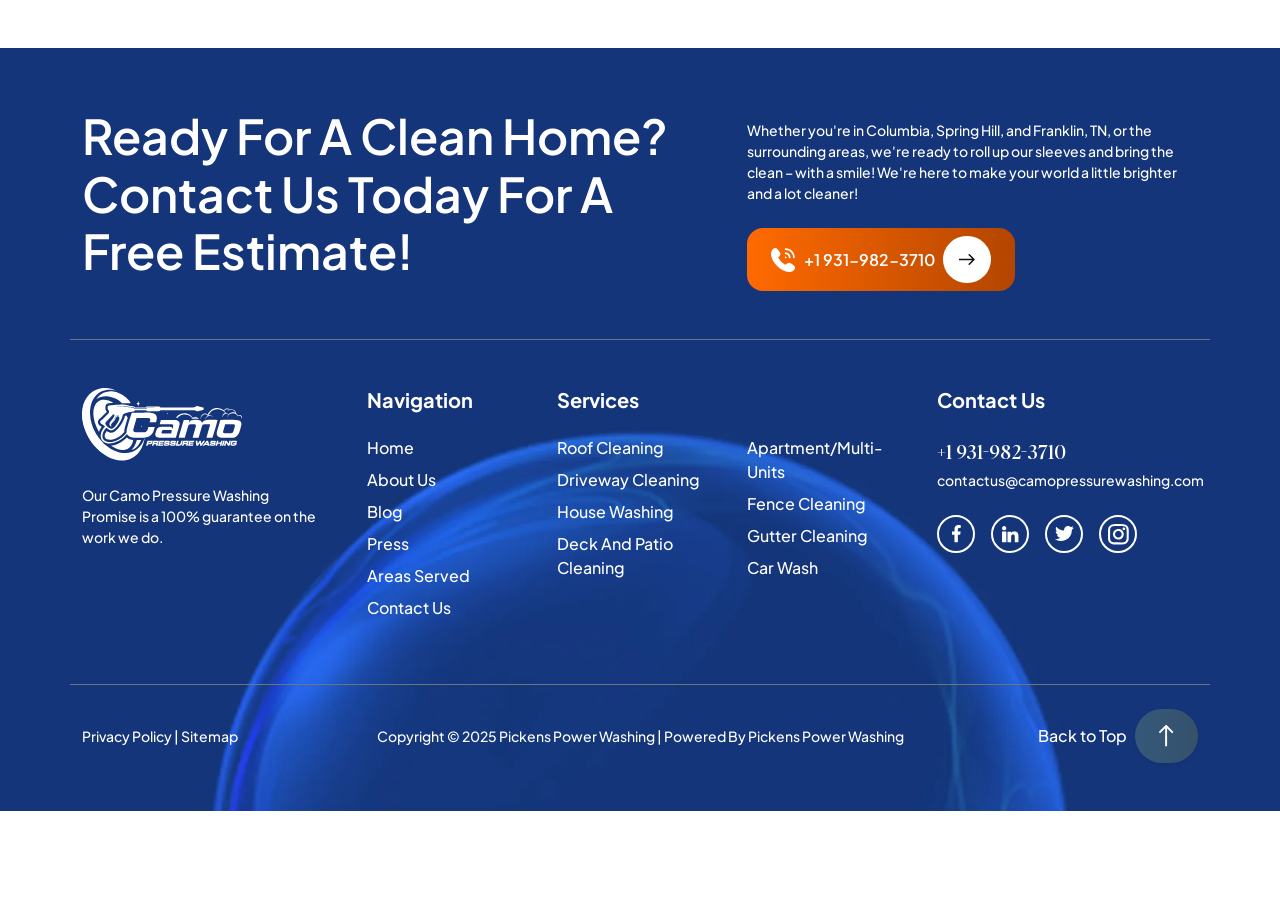
<file: Camo Pressure/footer.html>
<!DOCTYPE html>
<html lang="en">

<head>
    <meta charset="UTF-8">
    <meta name="viewport" content="width=device-width, initial-scale=1.0">
    <title>Footer</title>
    <link rel="stylesheet" href="./css/swiper.css">
    <link rel="stylesheet" href="./css/bootstrap.css">
    <link rel="stylesheet" href="./css/custom-style.css">
</head>

<body>
    <footer class="text-white py-5 mt-5 camon-footer"
        style="background: url('assets/footer.webp') no-repeat center center/cover;">
        <div class="container">

            <div class="row align-items-center mb-5 pb-5 border-bottom border-secondary border-25">
                <div class="col-lg-7 mb-4 mb-lg-0">
                    <h2 class="fw-semibold text-white mb-0 display-5">Ready For A Clean Home? <br> Contact Us Today For
                        A
                        <br>
                        Free Estimate!
                    </h2>
                </div>
                <div class="col-lg-5 mt-4 ">
                    <p class="mb-4  small text-white">Whether you're in Columbia, Spring Hill, and Franklin, TN, or the
                        surrounding areas, we're ready to roll up our sleeves and bring the clean – with a smile! We're
                        here to make your world a little brighter and a lot cleaner!</p>

                    <div class="d-flex align-items-center">
                        <a href="tel:+19319823710"
                            class="btn-call border-0 px-1 py-2 text-decoration-none px-4 py-2 rounded-4 d-flex align-items-center">
                            <img src="assets/call.svg" alt="arrow">
                            <span class="ms-2">+1 931-982-3710</span>
                            <span class="arrow-icon p-3 ms-2 rounded-5  "><img src="assets/arrow.svg"
                                    alt="arrow"></span>
                        </a>
                    </div>
                </div>
            </div>

            <div class="row gy-4">
                <div class="col-lg-3 col-md-6">
                    <img src="assets/footer.svg" alt="Camo Logo" class="mb-4" style="max-width: 160px;">
                    <p class="small  pe-lg-4 text-white">Our Camo Pressure Washing Promise is a 100% guarantee on the
                        work we do.</p>
                </div>

                <div class="col-lg-2 col-md-6">
                    <h5 class="fw-bold mb-4 text-white">Navigation</h5>
                    <ul class="list-unstyled d-flex flex-column gap-2">
                        <li><a href="#" class="text-white text-decoration-none  footer-link">Home</a></li>
                        <li><a href="#" class="text-white text-decoration-none  footer-link">About Us</a></li>
                        <li><a href="#" class="text-white text-decoration-none  footer-link">Blog</a></li>
                        <li><a href="#" class="text-white text-decoration-none  footer-link">Press</a></li>
                        <li><a href="#" class="text-white text-decoration-none  footer-link">Areas Served</a>
                        </li>
                        <li><a href="#" class="text-white text-decoration-none 75 footer-link">Contact Us</a>
                        </li>
                    </ul>
                </div>

                <div class="col-lg-4 col-md-6">
                    <h5 class="fw-bold mb-4 text-white">Services</h5>
                    <div class="row">
                        <div class="col-6">
                            <ul class="list-unstyled d-flex flex-column gap-2">
                                <li><a href="#" class="text-white text-decoration-none  footer-link">Roof
                                        Cleaning</a></li>
                                <liَ><a href="#" class="text-white text-decoration-none  footer-link">Driveway
                                        Cleaning</a></liَ>
                                <liَ><a href="#" class="text-white text-decoration-none  footer-link">House
                                        Washing</a></liَ>
                                <li><a href="#" class="text-white text-decoration-none  footer-link">Deck and
                                        Patio Cleaning</a></li>
                            </ul>
                        </div>
                        <div class="col-6">
                            <ul class="list-unstyled d-flex flex-column gap-2">
                                <li><a href="#"
                                        class="text-white text-decoration-none  footer-link">Apartment/Multi-Units</a>
                                </li>
                                <li><a href="#" class="text-white text-decoration-none footer-link">Fence
                                        Cleaning</a></li>
                                <li><a href="#" class="text-white text-decoration-none footer-link">Gutter
                                        Cleaning</a></li>
                                <li><a href="#" class="text-white text-decoration-none footer-link">Car
                                        Wash</a></li>
                            </ul>
                        </div>
                    </div>
                </div>

                <div class="col-lg-3 col-md-6">
                    <h5 class="fw-bold mb-4 text-white">Contact Us</h5>
                    <p class="mb-1 num fs-5 text-white">+1 931-982-3710</p>
                    <p class="mb-4 small 75 text-white">contactus@camopressurewashing.com</p>

                    <div class="d-flex gap-3">
                        <a href="#" class="social-icon">
                            <img src="assets/facebook.svg" alt="">
                        </a>
                        <a href="#" class="social-icon">
                            <img src="assets/linkedin.svg" alt="">
                        </a>
                        <a href="#" class="social-icon">
                            <img src="assets/twitter.svg" alt="">
                        </a>
                        <a href="#" class="social-icon">
                            <img src="assets/insta.svg" alt="">
                        </a>
                    </div>
                </div>
            </div>

            <div class="row mt-5 pt-4 border-top border-secondary border-25 align-items-center">
                <div class="col-md-3 text-center text-md-start mb-3 mb-md-0">
                    <p class="small mb-0 text-white">Privacy Policy | Sitemap</p>
                </div>
                <div class="col-md-6 text-center mb-3 mb-md-0">
                    <p class="small mb-0 50 text-capitalize text-white">Copyright © 2025 Pickens Power Washing | Powered
                        by
                        Pickens Power Washing</p>
                </div>
                <div
                    class="col-md-3 text-center text-md-end d-flex align-items-center justify-content-center justify-content-md-end gap-2">
                    <span class=" ">Back to Top</span>
                    <a href="#"
                        class=" back-top rounded-5 px-4 py-3 shadow-sm d-flex align-items-center justify-content-center">
                        <img src="assets/arrowup.svg" alt="arrow">
                    </a>
                </div>
            </div>

        </div>
    </footer>
    <script src="./javscript/swiper.js"></script>
    <script src="./javscript/bootstrap.js"></script>
    <script src="./javscript/apps.js"></script>
</body>

</html>
</file>
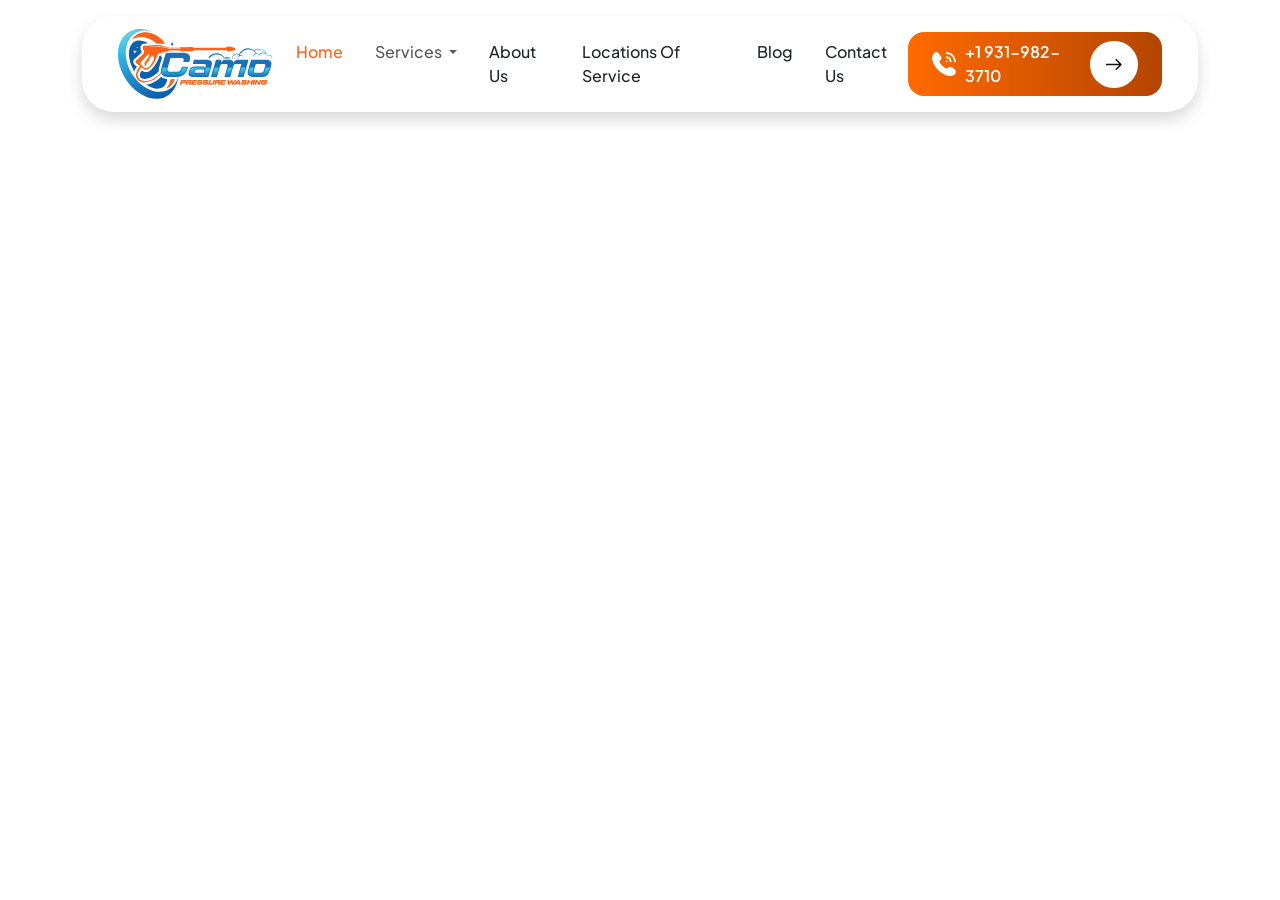
<file: Camo Pressure/navbar.html>
<!DOCTYPE html>
<html lang="en">

<head>
    <meta charset="UTF-8">
    <meta name="viewport" content="width=device-width, initial-scale=1.0">
    <title>Navbar</title>
    <link rel="stylesheet" href="./css/swiper.css">
    <link rel="stylesheet" href="./css/bootstrap.css">
    <link rel="stylesheet" href="./css/custom-style.css">
</head>

<body>

    <header>
        <div class="container camo-navbar mt-3 ">
            <nav class="navbar navbar-expand-lg navbar-light bg-white shadow navbar-custom rounded-5 px-4 py-2">
                <div class="container-fluid">

                    <a class="navbar-brand" href="#">
                        <img src="assets/logo.svg" alt="Logo">
                    </a>

                    <button class="navbar-toggler border-0" type="button" data-bs-toggle="collapse"
                        data-bs-target="#myNavbar">
                        <span class="navbar-toggler-icon"></span>
                    </button>

                    <div class="collapse navbar-collapse" id="myNavbar">
                        <ul class="navbar-nav mx-auto mb-2 mb-lg-0 gap-lg-3">
                            <li class="nav-item">
                                <a class="nav-link active" href="#">Home</a>
                            </li>
                            <li class="nav-item dropdown">
                                <a class="nav-link dropdown-toggle" href="#" id="servicesDrop" role="button"
                                    data-bs-toggle="dropdown">
                                    Services
                                </a>
                            </li>
                            <li class="nav-item">
                                <a class="nav-link text-dark" href="#">About Us</a>
                            </li>
                            <li class="nav-item">
                                <a class="nav-link text-dark" href="#">Locations of Service</a>
                            </li>
                            <li class="nav-item">
                                <a class="nav-link text-dark" href="#">Blog</a>
                            </li>
                            <li class="nav-item">
                                <a class="nav-link text-dark" href="#">Contact Us</a>
                            </li>
                        </ul>

                        <div class="d-flex align-items-center">
                            <a href="tel:+19319823710" class="btn-call border-0 px-1 py-2 text-decoration-none px-4 py-2 rounded-4 d-flex align-items-center ">
                                <img src="assets/call.svg" alt="arrow">
                                <span class="ms-2">+1 931-982-3710</span>
                                <span class="arrow-icon p-3 ms-2 rounded-5  "><img  src="assets/arrow.svg" alt="arrow"></span>
                            </a>
                        </div>
                    </div>

                </div>
            </nav>
        </div>
    </header>


    <script src="./javscript/swiper.js"></script>
    <script src="./javscript/bootstrap.js"></script>
    <script src="./javscript/apps.js"></script>
</body>

</html>
</file>
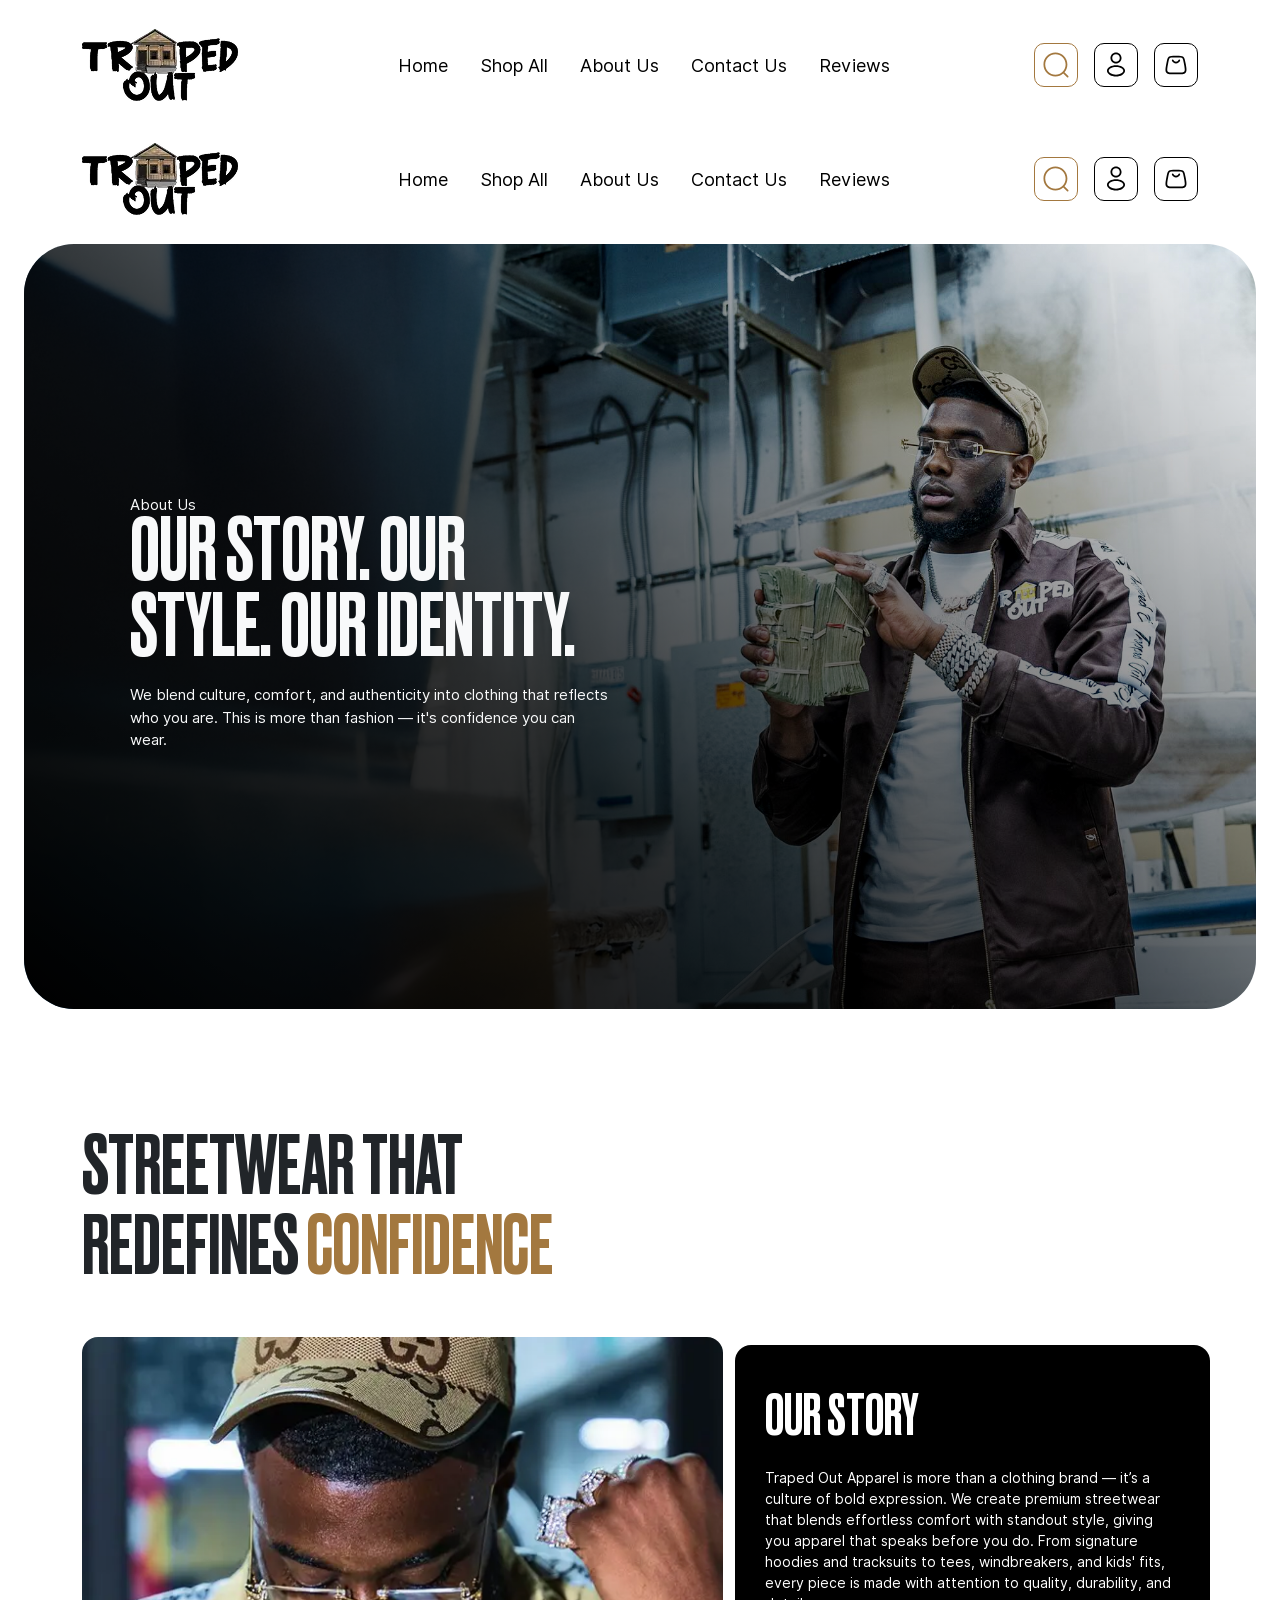
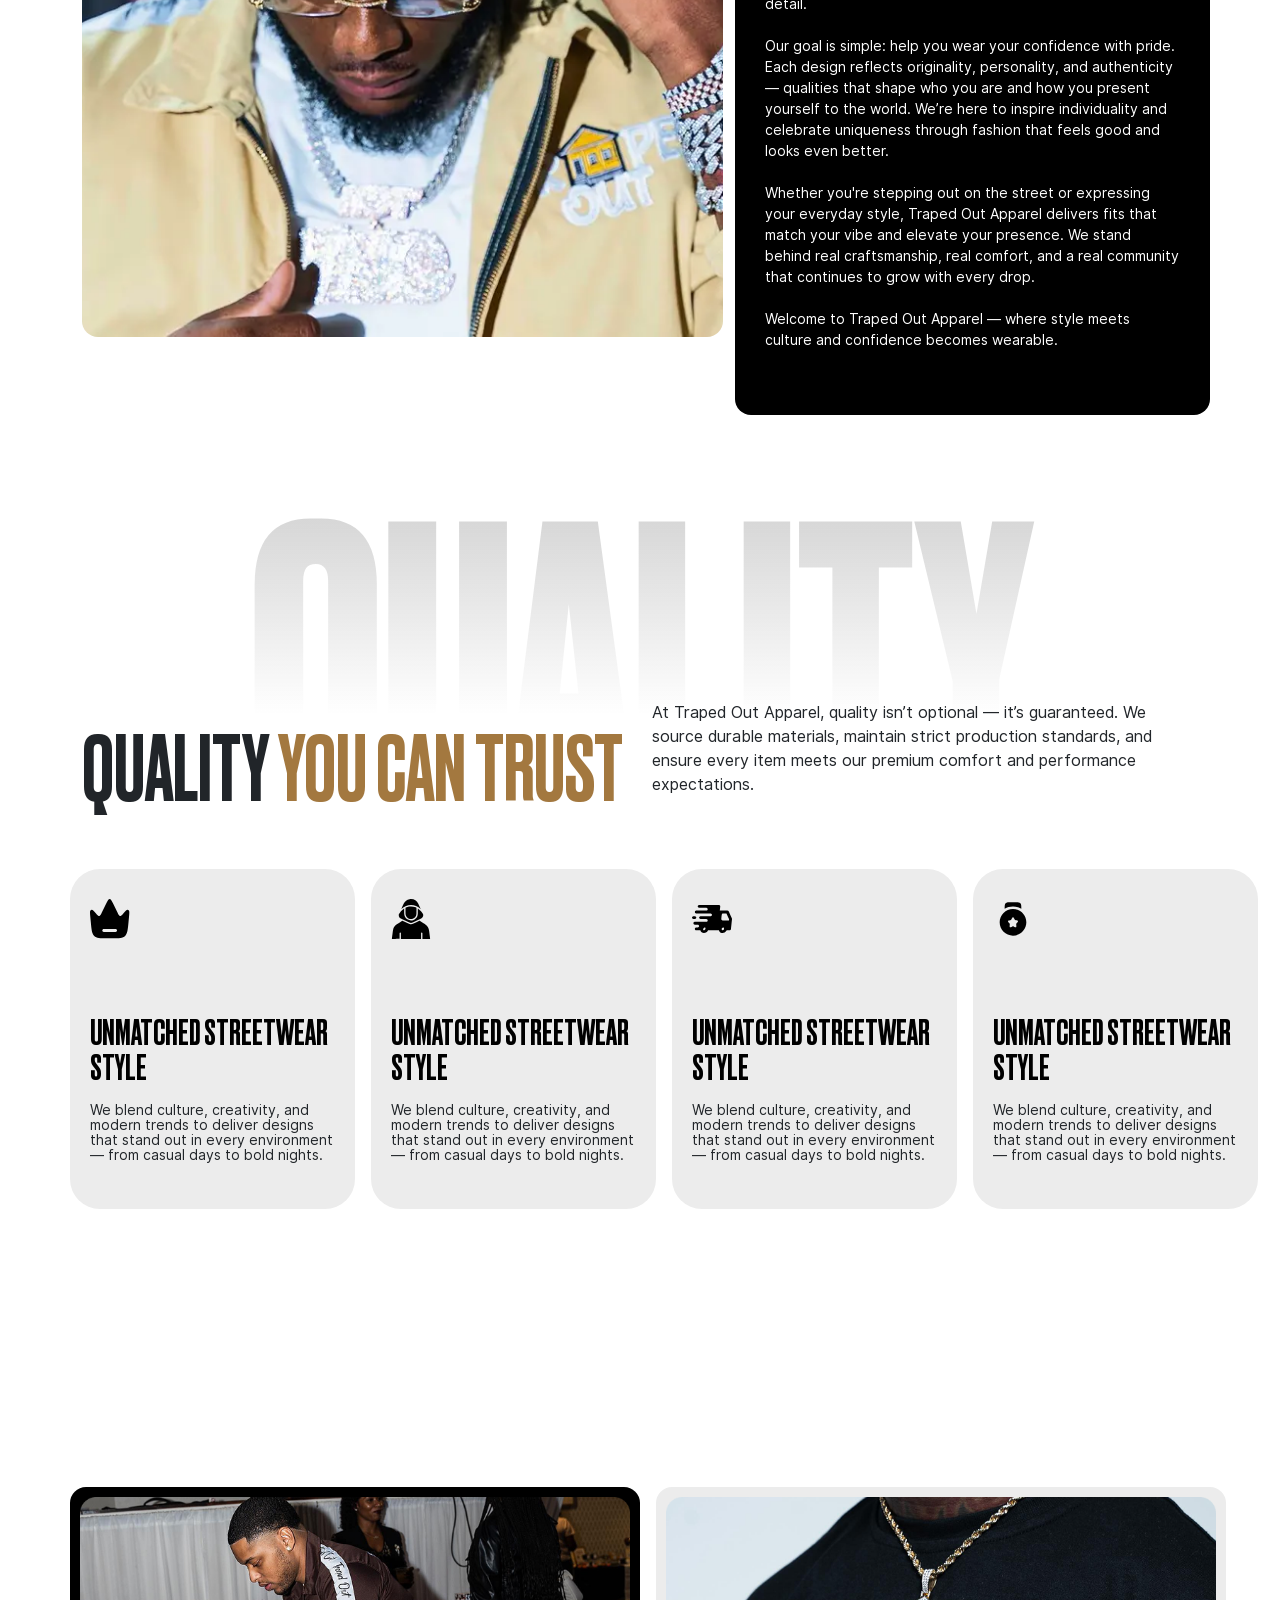
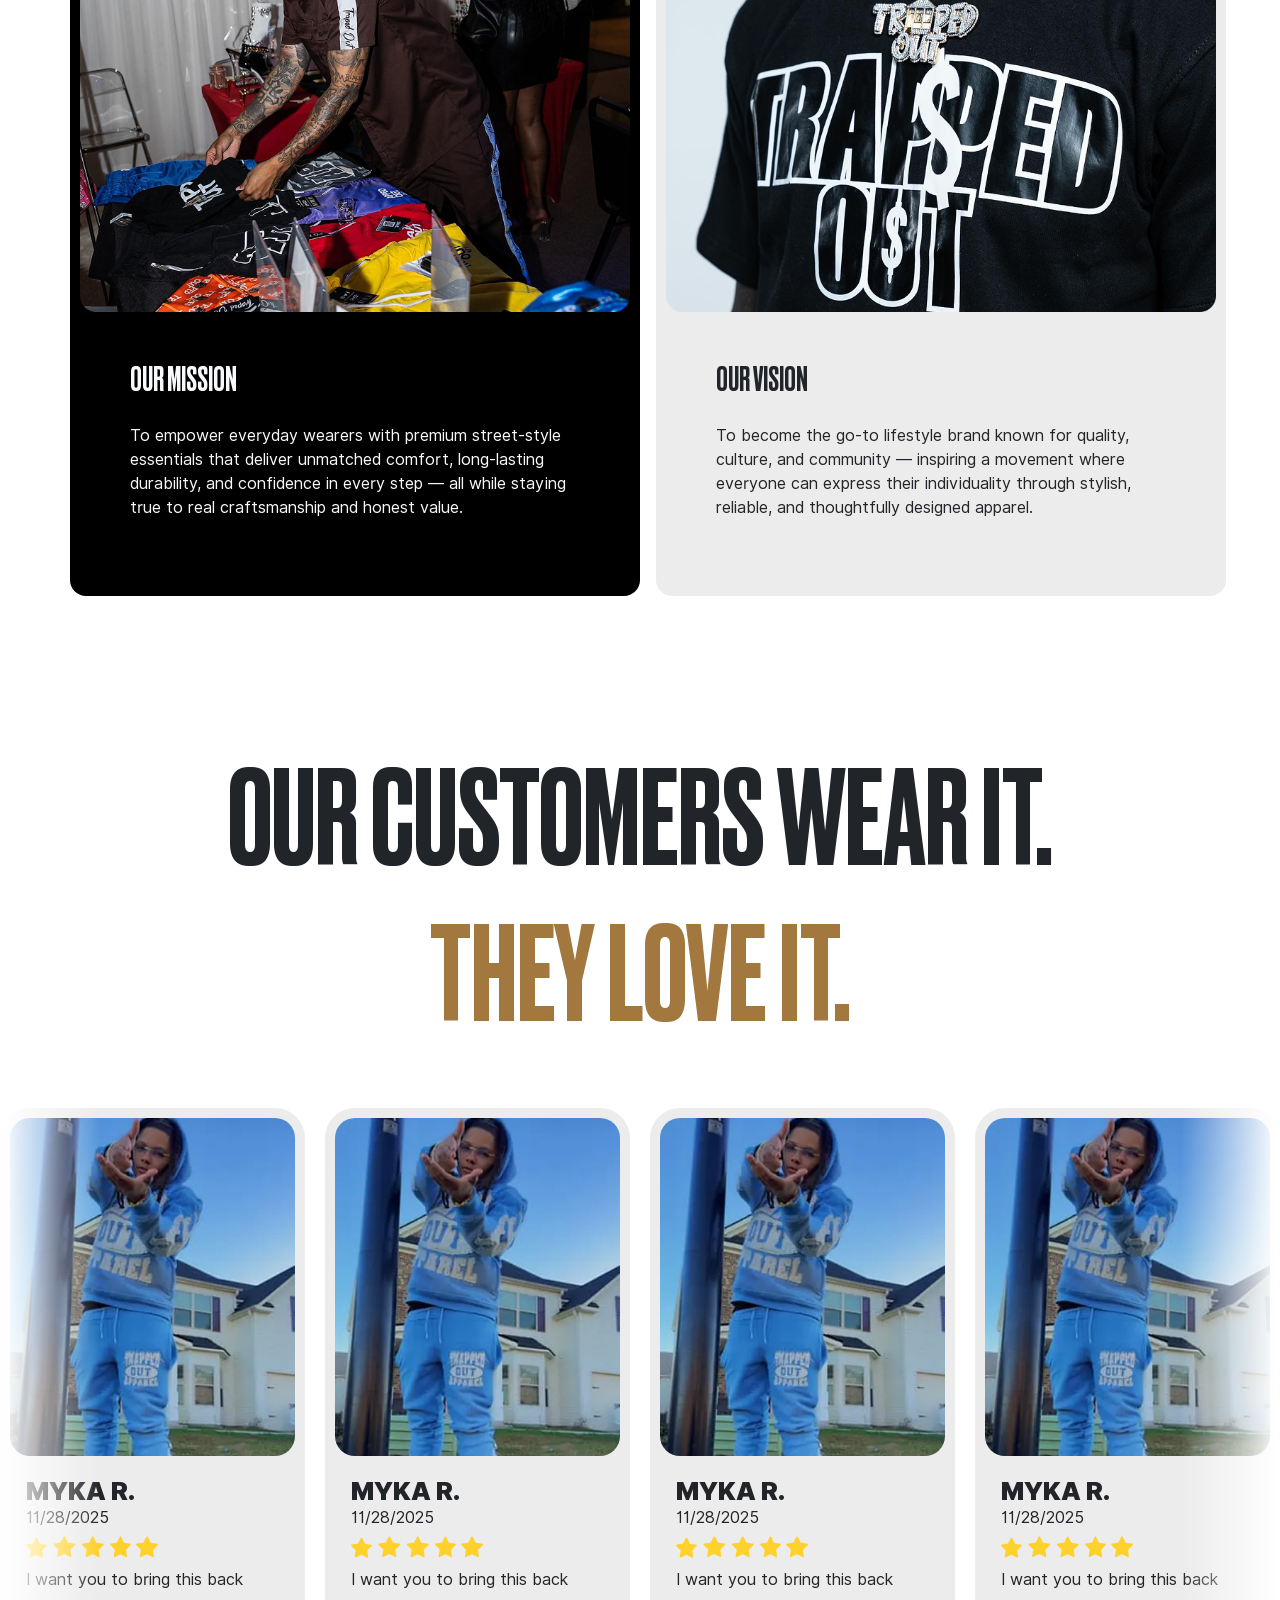
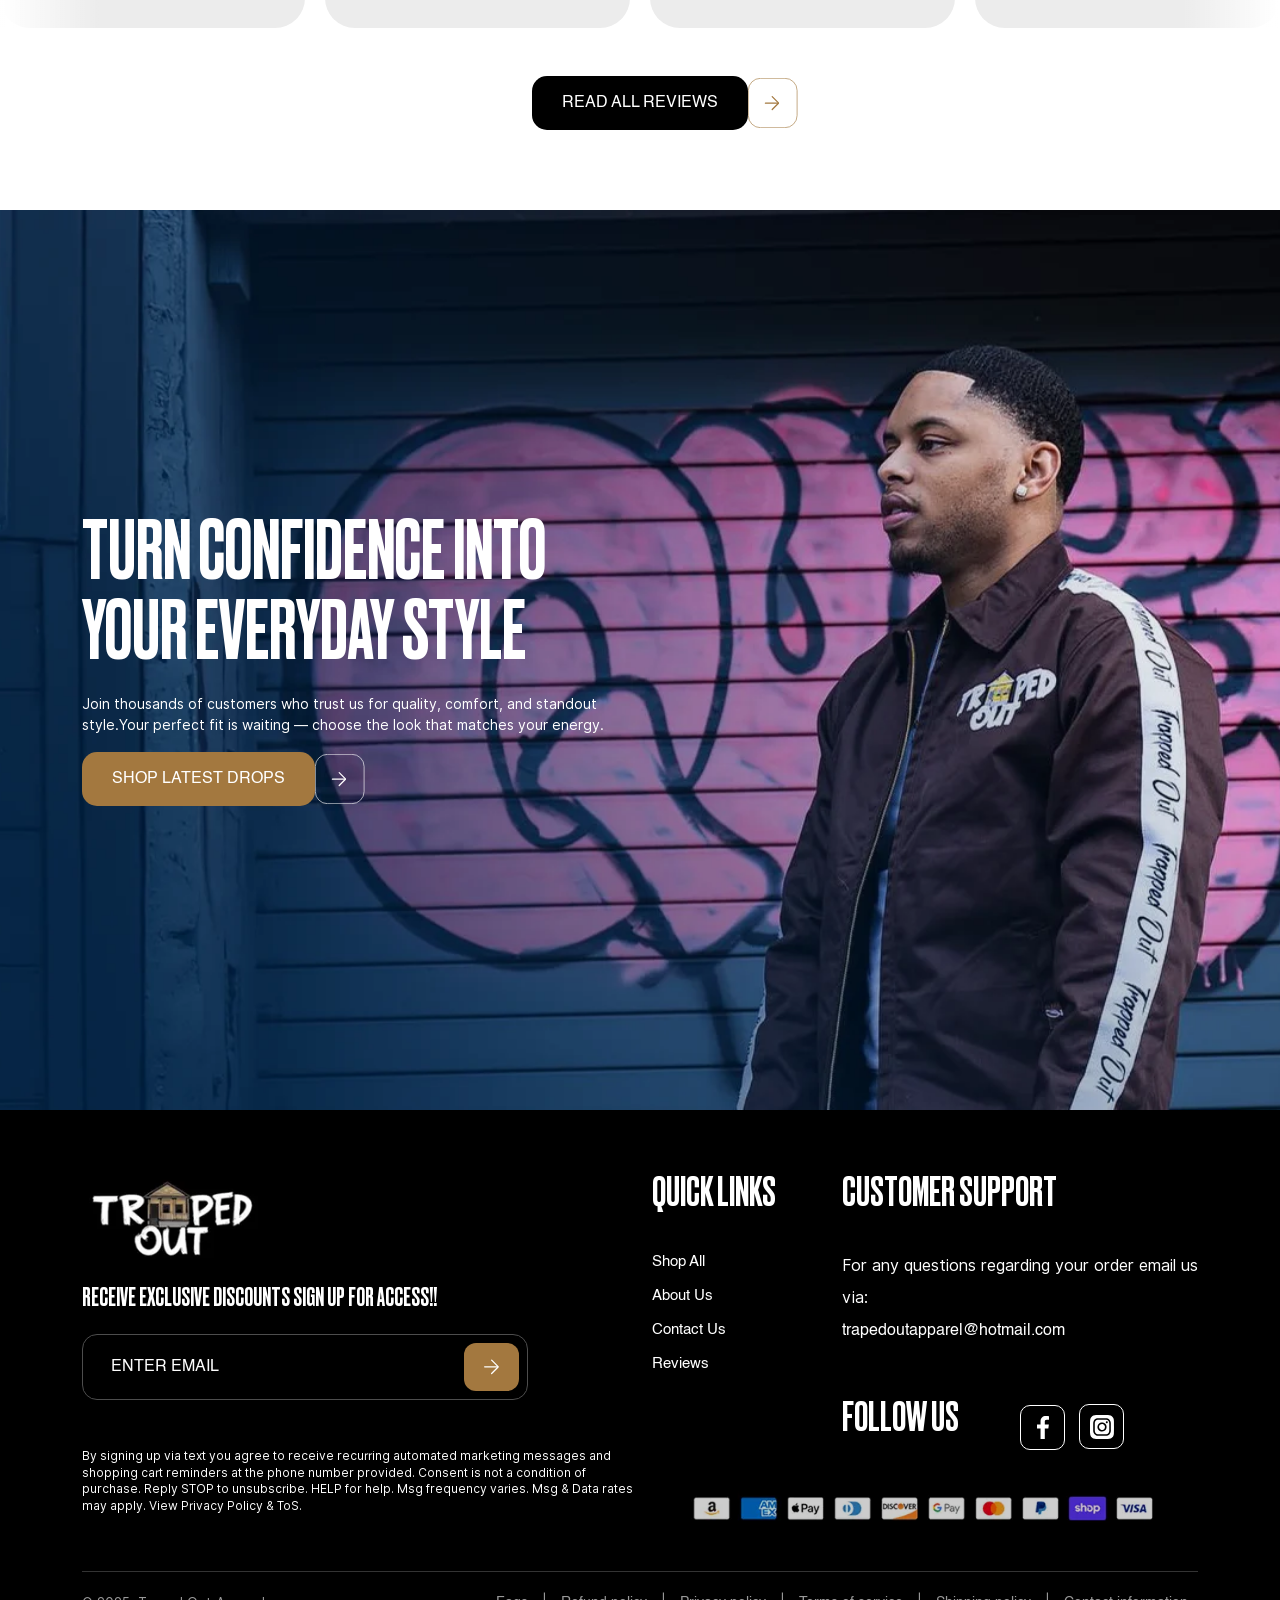
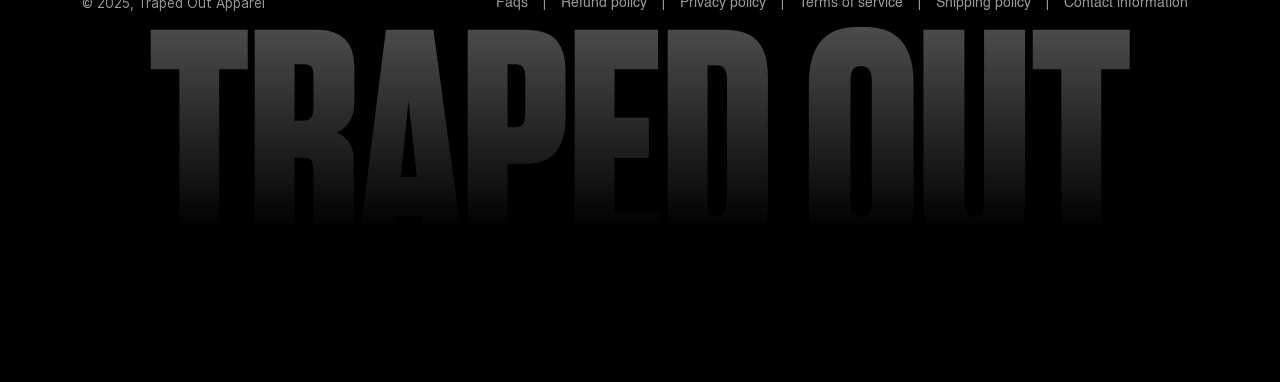
<file: ui-traped/about.html>
<!DOCTYPE html>
<html lang="en">

<head>
    <meta charset="UTF-8">
    <meta name="viewport" content="width=device-width, initial-scale=1.0">
    <title>Traped Out || About</title>
    <link rel="stylesheet" href=".//assets/css/bootstrap-min.css">
    <link rel="stylesheet" href=".//assets/css/swiper.css">
    <link rel="stylesheet" href=".//assets/css/style.css">
    <link rel="stylesheet" href=".//assets/css/responsive-style.css">
    <link rel="shortcut icon" href="./assets/images/logo/fav-icon.avif" type="image/x-icon">
</head>

<body>
    <main class="about">
        <!-- header -->
        <nav class="trap-nav navbar navbar-expand-lg my-3">
            <div class="container">
                <a class="navbar-brand" href="#">
                    <img src="./assets/images/logo/logo.webp" alt="" srcset="" width="156px" height="72px">
                </a>
                <button class="navbar-toggler" type="button" data-bs-toggle="collapse"
                    data-bs-target="#navbarSupportedContent" aria-controls="navbarSupportedContent"
                    aria-expanded="false" aria-label="Toggle navigation">
                    <span class="navbar-toggler-icon"></span>
                </button>
                <div class="collapse navbar-collapse" id="navbarSupportedContent">
                    <ul class="navbar-nav mx-auto mb-2 mb-lg-0 gap-3">
                        <li class="nav-item">
                            <a class="nav-link active" aria-current="page" href="#">Home</a>
                        </li>
                        <li class="nav-item">
                            <a class="nav-link active" aria-current="page" href="#">Shop All</a>
                        </li>
                        <li class="nav-item">
                            <a class="nav-link active" aria-current="page" href="about.html">About Us</a>
                        </li>
                        <li class="nav-item">
                            <a class="nav-link active" aria-current="page" href="#">Contact Us</a>
                        </li>
                        <li class="nav-item">
                            <a class="nav-link active" aria-current="page" href="#">Reviews</a>
                        </li>
                    </ul>
                    <div class="Nav-Icons d-flex justify-sm-content-between gap-3">
                        <div class="users search">

                            <svg width="28" height="28" viewBox="0 0 28 28" fill="none"
                                xmlns="http://www.w3.org/2000/svg">
                                <path fill-rule="evenodd" clip-rule="evenodd"
                                    d="M13.4168 3.20833C7.77892 3.20833 3.2085 7.77876 3.2085 13.4167C3.2085 19.0546 7.77892 23.625 13.4168 23.625C19.0547 23.625 23.6252 19.0546 23.6252 13.4167C23.6252 7.77876 19.0547 3.20833 13.4168 3.20833ZM1.4585 13.4167C1.4585 6.81226 6.81242 1.45833 13.4168 1.45833C20.0212 1.45833 25.3752 6.81226 25.3752 13.4167C25.3752 16.4039 24.2798 19.1354 22.4688 21.2312L26.2856 25.0479C26.6273 25.3897 26.6273 25.9437 26.2856 26.2854C25.9438 26.6271 25.3898 26.6271 25.0481 26.2854L21.2314 22.4687C19.1355 24.2796 16.4041 25.375 13.4168 25.375C6.81242 25.375 1.4585 20.0211 1.4585 13.4167Z"
                                    fill="#A3783F" />
                            </svg>

                        </div>
                        <div class="users">
                            <svg width="28" height="28" viewBox="0 0 28 28" fill="none"
                                xmlns="http://www.w3.org/2000/svg">
                                <path fill-rule="evenodd" clip-rule="evenodd"
                                    d="M14.0002 1.45833C10.9396 1.45833 8.4585 3.93942 8.4585 7C8.4585 10.0606 10.9396 12.5417 14.0002 12.5417C17.0607 12.5417 19.5418 10.0606 19.5418 7C19.5418 3.93942 17.0607 1.45833 14.0002 1.45833ZM10.2085 7C10.2085 4.90592 11.9061 3.20833 14.0002 3.20833C16.0942 3.20833 17.7918 4.90592 17.7918 7C17.7918 9.09408 16.0942 10.7917 14.0002 10.7917C11.9061 10.7917 10.2085 9.09408 10.2085 7Z"
                                    fill="black" />
                                <path fill-rule="evenodd" clip-rule="evenodd"
                                    d="M14.0002 14.2917C11.6209 14.2917 9.42393 14.8409 7.79134 15.7738C6.18349 16.6926 4.9585 18.0952 4.9585 19.8333C4.9585 21.5715 6.18349 22.9741 7.79134 23.8929C9.42393 24.8258 11.6209 25.375 14.0002 25.375C16.3794 25.375 18.5764 24.8258 20.209 23.8929C21.8168 22.9741 23.0418 21.5715 23.0418 19.8333C23.0418 18.0952 21.8168 16.6926 20.209 15.7738C18.5764 14.8409 16.3794 14.2917 14.0002 14.2917ZM6.7085 19.8333C6.7085 18.9942 7.31167 18.0634 8.65958 17.2932C9.98273 16.5371 11.8691 16.0417 14.0002 16.0417C16.1313 16.0417 18.0176 16.5371 19.3407 17.2932C20.6887 18.0634 21.2918 18.9942 21.2918 19.8333C21.2918 20.6725 20.6887 21.6032 19.3407 22.3734C18.0176 23.1295 16.1313 23.625 14.0002 23.625C11.8691 23.625 9.98273 23.1295 8.65958 22.3734C7.31167 21.6032 6.7085 20.6725 6.7085 19.8333Z"
                                    fill="black" />
                            </svg>
                        </div>
                        <div class="users">

                            <svg width="28" height="28" viewBox="0 0 28 28" fill="none"
                                xmlns="http://www.w3.org/2000/svg">
                                <path fill-rule="evenodd" clip-rule="evenodd"
                                    d="M10.4079 8.50835C10.8635 8.34731 11.3634 8.58612 11.5244 9.04174C11.8852 10.0625 12.8587 10.7917 14.0003 10.7917C15.1419 10.7917 16.1154 10.0625 16.4762 9.04174C16.6372 8.58612 17.1371 8.34731 17.5927 8.50835C18.0484 8.66939 18.2872 9.1693 18.1261 9.62492C17.526 11.323 15.9066 12.5417 14.0003 12.5417C12.094 12.5417 10.4747 11.323 9.87448 9.62492C9.71344 9.1693 9.95225 8.66939 10.4079 8.50835ZM14.4208 6.41667H13.5794C11.6826 6.41667 10.4202 6.41978 9.46404 6.53791C8.556 6.65011 8.13744 6.84516 7.84372 7.08893C7.55 7.3327 7.28114 7.70814 7.00353 8.57996C6.71121 9.49794 6.4755 10.7382 6.12595 12.6025C5.63597 15.2157 5.30747 16.9906 5.24911 18.3276C5.19287 19.6162 5.40881 20.164 5.712 20.5294C6.0152 20.8947 6.51385 21.2079 7.79079 21.3901C9.11556 21.5791 10.9206 21.5833 13.5794 21.5833H14.4208C17.0795 21.5833 18.8846 21.5791 20.2094 21.3901C21.4863 21.2079 21.985 20.8947 22.2882 20.5294C22.5914 20.164 22.8073 19.6162 22.7511 18.3276C22.6927 16.9906 22.3642 15.2157 21.8742 12.6025C21.5247 10.7382 21.2889 9.49794 20.9966 8.57996C20.719 7.70814 20.4502 7.3327 20.1564 7.08893C19.8627 6.84516 19.4442 6.65011 18.5361 6.53791C17.58 6.41978 16.3175 6.41667 14.4208 6.41667ZM6.7261 5.74229C5.43006 6.81792 5.08868 8.6386 4.40592 12.28C3.44584 17.4004 2.96581 19.9606 4.36536 21.647C5.76492 23.3333 8.36975 23.3333 13.5794 23.3333H14.4208C19.6304 23.3333 22.2352 23.3333 23.6348 21.647C25.0344 19.9606 24.5543 17.4004 23.5942 12.28C22.9115 8.6386 22.5701 6.81792 21.2741 5.74229C19.978 4.66667 18.1256 4.66667 14.4208 4.66667H13.5794C9.87457 4.66667 8.02215 4.66667 6.7261 5.74229Z"
                                    fill="black" />
                            </svg>

                        </div>
                    </div>
                </div>
            </div>
        </nav>
        <!-- header end -->


<!-- SECOND HEADER -->
                <nav class="trap-nav navbar navbar-expand-lg my-3">
            <div class="container">
                <a class="navbar-brand" href="#">
                    <img src="./assets/images/logo/logo.webp" alt="" srcset="" width="156px" height="72px">
                </a>
                <button class="navbar-toggler" type="button" data-bs-toggle="collapse"
                    data-bs-target="#navbarSupportedContent" aria-controls="navbarSupportedContent"
                    aria-expanded="false" aria-label="Toggle navigation">
                    <span class="navbar-toggler-icon"></span>
                </button>
                <div class="collapse navbar-collapse" id="navbarSupportedContent">
                    <ul class="navbar-nav mx-auto mb-2 mb-lg-0 gap-3">
                        <li class="nav-item">
                            <a class="nav-link active" aria-current="page" href="#">Home</a>
                        </li>
                        <li class="nav-item">
                            <a class="nav-link active" aria-current="page" href="#">Shop All</a>
                        </li>
                        <li class="nav-item">
                            <a class="nav-link active" aria-current="page" href="about.html">About Us</a>
                        </li>
                        <li class="nav-item">
                            <a class="nav-link active" aria-current="page" href="#">Contact Us</a>
                        </li>
                        <li class="nav-item">
                            <a class="nav-link active" aria-current="page" href="#">Reviews</a>
                        </li>
                    </ul>
                    <div class="Nav-Icons d-flex justify-sm-content-between gap-3">
                        <div class="users search">

                            <svg width="28" height="28" viewBox="0 0 28 28" fill="none"
                                xmlns="http://www.w3.org/2000/svg">
                                <path fill-rule="evenodd" clip-rule="evenodd"
                                    d="M13.4168 3.20833C7.77892 3.20833 3.2085 7.77876 3.2085 13.4167C3.2085 19.0546 7.77892 23.625 13.4168 23.625C19.0547 23.625 23.6252 19.0546 23.6252 13.4167C23.6252 7.77876 19.0547 3.20833 13.4168 3.20833ZM1.4585 13.4167C1.4585 6.81226 6.81242 1.45833 13.4168 1.45833C20.0212 1.45833 25.3752 6.81226 25.3752 13.4167C25.3752 16.4039 24.2798 19.1354 22.4688 21.2312L26.2856 25.0479C26.6273 25.3897 26.6273 25.9437 26.2856 26.2854C25.9438 26.6271 25.3898 26.6271 25.0481 26.2854L21.2314 22.4687C19.1355 24.2796 16.4041 25.375 13.4168 25.375C6.81242 25.375 1.4585 20.0211 1.4585 13.4167Z"
                                    fill="#A3783F" />
                            </svg>

                        </div>
                        <div class="users">
                            <svg width="28" height="28" viewBox="0 0 28 28" fill="none"
                                xmlns="http://www.w3.org/2000/svg">
                                <path fill-rule="evenodd" clip-rule="evenodd"
                                    d="M14.0002 1.45833C10.9396 1.45833 8.4585 3.93942 8.4585 7C8.4585 10.0606 10.9396 12.5417 14.0002 12.5417C17.0607 12.5417 19.5418 10.0606 19.5418 7C19.5418 3.93942 17.0607 1.45833 14.0002 1.45833ZM10.2085 7C10.2085 4.90592 11.9061 3.20833 14.0002 3.20833C16.0942 3.20833 17.7918 4.90592 17.7918 7C17.7918 9.09408 16.0942 10.7917 14.0002 10.7917C11.9061 10.7917 10.2085 9.09408 10.2085 7Z"
                                    fill="black" />
                                <path fill-rule="evenodd" clip-rule="evenodd"
                                    d="M14.0002 14.2917C11.6209 14.2917 9.42393 14.8409 7.79134 15.7738C6.18349 16.6926 4.9585 18.0952 4.9585 19.8333C4.9585 21.5715 6.18349 22.9741 7.79134 23.8929C9.42393 24.8258 11.6209 25.375 14.0002 25.375C16.3794 25.375 18.5764 24.8258 20.209 23.8929C21.8168 22.9741 23.0418 21.5715 23.0418 19.8333C23.0418 18.0952 21.8168 16.6926 20.209 15.7738C18.5764 14.8409 16.3794 14.2917 14.0002 14.2917ZM6.7085 19.8333C6.7085 18.9942 7.31167 18.0634 8.65958 17.2932C9.98273 16.5371 11.8691 16.0417 14.0002 16.0417C16.1313 16.0417 18.0176 16.5371 19.3407 17.2932C20.6887 18.0634 21.2918 18.9942 21.2918 19.8333C21.2918 20.6725 20.6887 21.6032 19.3407 22.3734C18.0176 23.1295 16.1313 23.625 14.0002 23.625C11.8691 23.625 9.98273 23.1295 8.65958 22.3734C7.31167 21.6032 6.7085 20.6725 6.7085 19.8333Z"
                                    fill="black" />
                            </svg>
                        </div>
                        <div class="users">

                            <svg width="28" height="28" viewBox="0 0 28 28" fill="none"
                                xmlns="http://www.w3.org/2000/svg">
                                <path fill-rule="evenodd" clip-rule="evenodd"
                                    d="M10.4079 8.50835C10.8635 8.34731 11.3634 8.58612 11.5244 9.04174C11.8852 10.0625 12.8587 10.7917 14.0003 10.7917C15.1419 10.7917 16.1154 10.0625 16.4762 9.04174C16.6372 8.58612 17.1371 8.34731 17.5927 8.50835C18.0484 8.66939 18.2872 9.1693 18.1261 9.62492C17.526 11.323 15.9066 12.5417 14.0003 12.5417C12.094 12.5417 10.4747 11.323 9.87448 9.62492C9.71344 9.1693 9.95225 8.66939 10.4079 8.50835ZM14.4208 6.41667H13.5794C11.6826 6.41667 10.4202 6.41978 9.46404 6.53791C8.556 6.65011 8.13744 6.84516 7.84372 7.08893C7.55 7.3327 7.28114 7.70814 7.00353 8.57996C6.71121 9.49794 6.4755 10.7382 6.12595 12.6025C5.63597 15.2157 5.30747 16.9906 5.24911 18.3276C5.19287 19.6162 5.40881 20.164 5.712 20.5294C6.0152 20.8947 6.51385 21.2079 7.79079 21.3901C9.11556 21.5791 10.9206 21.5833 13.5794 21.5833H14.4208C17.0795 21.5833 18.8846 21.5791 20.2094 21.3901C21.4863 21.2079 21.985 20.8947 22.2882 20.5294C22.5914 20.164 22.8073 19.6162 22.7511 18.3276C22.6927 16.9906 22.3642 15.2157 21.8742 12.6025C21.5247 10.7382 21.2889 9.49794 20.9966 8.57996C20.719 7.70814 20.4502 7.3327 20.1564 7.08893C19.8627 6.84516 19.4442 6.65011 18.5361 6.53791C17.58 6.41978 16.3175 6.41667 14.4208 6.41667ZM6.7261 5.74229C5.43006 6.81792 5.08868 8.6386 4.40592 12.28C3.44584 17.4004 2.96581 19.9606 4.36536 21.647C5.76492 23.3333 8.36975 23.3333 13.5794 23.3333H14.4208C19.6304 23.3333 22.2352 23.3333 23.6348 21.647C25.0344 19.9606 24.5543 17.4004 23.5942 12.28C22.9115 8.6386 22.5701 6.81792 21.2741 5.74229C19.978 4.66667 18.1256 4.66667 14.4208 4.66667H13.5794C9.87457 4.66667 8.02215 4.66667 6.7261 5.74229Z"
                                    fill="black" />
                            </svg>

                        </div>
                    </div>
                </div>
            </div>
        </nav>
<!-- SECOND HEADER -->


        
        <!-- Hero Section Start -->
        <section class="about-hero position-relative mx-4 overflow-hidden"
            style=" background: url(./assets/images/About-page-banner-.jpg) center / cover no-repeat;">
            <div class="ex-wrapper">
                <div class="about-hero-wrapper h-100 container d-flex align-items-center">
                    <div class="about-hero-content ps-5">
                        <p class="mb-0 mt-3 text-light">About Us</p>
                        <h1 class="text-light col-12 col-lg-6">Our Story. Our Style. Our Identity.</h1>
                        <p class="mt-3 mb-4 text-light col-12 col-lg-9 w-50">We blend culture, comfort, and authenticity
                            into
                            clothing
                            that
                            reflects
                            who you are. This is more than fashion — it's confidence you can wear.</p>

                    </div>
                </div>
            </div>
        </section>
        <!-- Hero Section End -->
        <!-- Story Section START -->
        <section class="streetwear-section about-story-section my-6 ">

            <div class="container">
                <h1 class="w-50 mb-5">Streetwear That Redefines <span>Confidence</span></h1>
                <div class="row flex-lg-nowrap">
                    <div class="col-12 col-lg-7 image">
                        <img src="./assets/images/Streetwear.webp" alt="Streetwear" width="100%" height="100%"
                            class="object-fit-cover rounded-4">
                    </div>
                    <div
                        class="col-12 col-lg-5 bg-black text-white rounded-4 p-3 content mt-2 mt-md-2 d-flex flex-column align-items-start justify-content-between">
                        <h2 class="mb-3">our story</h2>
                        <p class="mb-4">Traped Out Apparel is more than a clothing brand — it’s a culture of bold
                            expression. We create
                            premium streetwear that blends effortless comfort with standout style, giving you apparel
                            that
                            speaks before you do. From signature hoodies and tracksuits to tees, windbreakers, and kids'
                            fits, every piece is made with attention to quality, durability, and detail.
                            <br><br>
                            Our goal is simple: help you wear your confidence with pride. Each design reflects
                            originality,
                            personality, and authenticity — qualities that shape who you are and how you present
                            yourself to
                            the world. We’re here to inspire individuality and celebrate uniqueness through fashion that
                            feels good and looks even better.
                            <br><br>
                            Whether you're stepping out on the street or expressing your everyday style, Traped Out
                            Apparel
                            delivers fits that match your vibe and elevate your presence. We stand behind real
                            craftsmanship, real comfort, and a real community that continues to grow with every drop.
                            <br><br>
                            Welcome to Traped Out Apparel — where style meets culture and confidence becomes wearable.
                        </p>
                    </div>
                </div>
            </div>
        </section>
        <!-- Story Section End   -->

        <!-- GRADIENT Heading Section START -->
        <section class="gradient-heading mt-5">
            <div class="container text-center">
                <h1>quality</h1>
            </div>
        </section>
        <!-- GRADIENT Heading Section End -->

        <!-- why choose card Section start   -->
        <section class="why-choose-card my-5">
            <div class="container">
                <div class="content row align-items-end justify-content-between">
                    <h2 class="col-md-6">Quality <span>You can trust</span></h2>
                    <div class="pera col-md-6">
                        <p class="mb-4">At Traped Out Apparel, quality isn’t optional — it’s guaranteed.
                            We source durable materials, maintain strict production standards, and ensure every item
                            meets our premium comfort and performance expectations.</p>
                    </div>
                </div>
                <div class="row gap-3 flex-wrap flex-lg-nowrap mt-5">
                    <div class="col-md-3 why-card d-flex flex-column align-items-start gap-4 justify-content-between">
                        <div class="icon">

                            <svg width="39" height="39" viewBox="0 0 39 39" fill="none"
                                xmlns="http://www.w3.org/2000/svg">
                                <path fill-rule="evenodd" clip-rule="evenodd"
                                    d="M38.0232 17.4921L37.5839 22.1597C36.8601 29.8505 36.4982 33.6959 34.2315 36.0146C31.9648 38.3333 28.5676 38.3333 21.7732 38.3333H16.5601C9.76573 38.3333 6.36853 38.3333 4.10185 36.0146C1.83517 33.6959 1.47325 29.8505 0.749421 22.1596L0.310131 17.4921C-0.0348831 13.8263 -0.20739 11.9933 0.419722 11.2356C0.758959 10.8258 1.22026 10.5746 1.71347 10.5313C2.62523 10.4512 3.77024 11.7547 6.06025 14.3617C7.24455 15.7099 7.83671 16.3841 8.4973 16.4884C8.86332 16.5463 9.23626 16.4868 9.57424 16.3167C10.1842 16.0098 10.5909 15.1764 11.4043 13.5097L15.6916 4.72431C17.2286 1.57477 17.9971 0 19.1667 0C20.3362 0 21.1047 1.57477 22.6417 4.7243L26.929 13.5096C27.7424 15.1764 28.1491 16.0098 28.7591 16.3167C29.0971 16.4868 29.47 16.5463 29.836 16.4884C30.4966 16.3841 31.0888 15.7099 32.2731 14.3617C34.5631 11.7547 35.7081 10.4512 36.6199 10.5313C37.1131 10.5746 37.5744 10.8258 37.9136 11.2356C38.5407 11.9933 38.3682 13.8263 38.0232 17.4921ZM11.9792 30.6667C11.9792 29.8728 12.6228 29.2292 13.4167 29.2292H24.9167C25.7106 29.2292 26.3542 29.8728 26.3542 30.6667C26.3542 31.4606 25.7106 32.1042 24.9167 32.1042H13.4167C12.6228 32.1042 11.9792 31.4606 11.9792 30.6667Z"
                                    fill="black" />
                            </svg>
                        </div>
                        <div class="content">
                            <h3 class="mb-3">Unmatched Streetwear Style</h3>
                            <p>We blend culture, creativity, and modern trends to deliver designs that stand out in
                                every
                                environment — from casual days to bold nights.</p>
                        </div>
                    </div>
                    <div class="col-md-3 why-card d-flex flex-column align-items-start gap-4 justify-content-between">
                        <div class="icon">
                            <svg width="44" height="46" viewBox="0 0 44 46" fill="none"
                                xmlns="http://www.w3.org/2000/svg">
                                <path
                                    d="M43.9986 45.9434C41.0429 45.9434 38.1224 45.9434 35.1464 45.9434C35.1356 45.7019 35.118 45.4823 35.1166 45.2614C35.1139 43.4089 35.1153 41.5564 35.1139 39.7038C35.1139 39.5213 35.1247 39.3333 35.0869 39.1577C35.0057 38.7844 34.6375 38.4976 34.3073 38.5169C33.9663 38.5374 33.6577 38.8476 33.6131 39.2373C33.5928 39.4184 33.5995 39.6023 33.5995 39.7848C33.5982 41.5687 33.5995 43.3526 33.5995 45.1365C33.5995 45.3849 33.5995 45.6319 33.5995 45.8638C33.0677 46.0093 11.4019 46.0532 10.4289 45.9146C10.4181 45.6909 10.3951 45.4494 10.3951 45.2092C10.3923 43.402 10.3937 41.5961 10.3923 39.7889C10.3923 39.6064 10.3991 39.4212 10.3802 39.24C10.3369 38.8503 10.0324 38.5374 9.68996 38.5141C9.35839 38.4908 8.98757 38.7762 8.90637 39.1495C8.86848 39.3251 8.87931 39.5131 8.87795 39.6956C8.8766 41.5248 8.8766 43.3554 8.8766 45.1845C8.8766 45.411 8.8766 45.6388 8.8766 45.8514C8.35962 46.0134 0.734867 46.0449 0 45.894C0.125861 44.7907 0.244956 43.6833 0.381644 42.5787C0.541339 41.2874 0.709153 39.9975 0.887795 38.7103C1.04749 37.559 1.16929 36.3981 1.41154 35.2633C1.93529 32.807 3.28593 30.8667 5.30647 29.4533C7.49348 27.9232 9.7468 26.4892 11.9717 25.0141C12.0082 24.9908 12.0543 24.9812 12.1246 24.9551C14.1993 25.9513 16.2956 26.953 18.3866 27.9644C19.2811 28.3966 20.173 28.8124 21.1799 28.9373C22.4967 29.0992 23.7377 28.8797 24.9259 28.3143C27.1468 27.2563 29.3636 26.1915 31.583 25.1294C31.7035 25.0717 31.828 25.0251 31.9742 24.9647C33.4439 25.9403 34.9136 26.916 36.382 27.893C37.0979 28.3692 37.8206 28.8358 38.5244 29.3284C41.0876 31.1233 42.5032 33.6043 42.8618 36.7371C43.0851 38.687 43.3653 40.6301 43.6102 42.5773C43.7483 43.6833 43.866 44.7907 43.9986 45.9434Z"
                                    fill="black" />
                                <path
                                    d="M28.2648 13.8342C28.2648 14.9759 28.3122 16.1203 28.2554 17.2579C28.1227 19.8816 26.113 22.3722 23.2683 23.0007C19.7239 23.7843 15.7586 21.096 15.6936 16.7804C15.6625 14.7028 15.6936 12.6239 15.6801 10.5449C15.6774 10.1964 15.8005 10.0111 16.1131 9.87118C17.2702 9.3511 18.4625 8.95178 19.7117 8.75144C22.3264 8.33428 24.8652 8.61833 27.3243 9.62692C28.3 10.0276 28.3041 10.018 28.3041 11.0938C28.3041 12.0077 28.3041 12.9217 28.3041 13.8342C28.2919 13.8342 28.2784 13.8342 28.2648 13.8342Z"
                                    fill="black" />
                                <path
                                    d="M29.8318 10.9253C30.3813 11.3315 30.8198 11.6375 31.2379 11.9709C32.8823 13.28 34.2424 14.8526 35.4604 16.572C36.1804 17.5889 36.2142 18.6592 35.884 19.7666C35.5375 20.9275 34.8162 21.8304 33.7186 22.3601C30.4679 23.9299 27.2158 25.4984 23.9475 27.0312C22.6807 27.6254 21.349 27.6185 20.081 27.0312C17.584 25.873 15.1115 24.6627 12.6267 23.4771C11.8743 23.1176 11.1096 22.7828 10.3626 22.4136C8.67224 21.5793 7.73437 19.8668 7.94279 17.9799C7.97391 17.6931 8.05376 17.3858 8.20127 17.1443C9.6277 14.7977 11.4723 12.8478 13.6999 11.2684C13.8082 11.1915 13.9273 11.1325 14.11 11.0227C14.1289 11.2752 14.156 11.466 14.156 11.6567C14.1601 13.3487 14.1181 15.042 14.1682 16.7326C14.2507 19.5457 15.4038 21.8236 17.7451 23.3673C22.3722 26.4164 28.3716 23.801 29.5639 18.5782C29.7344 17.829 29.8007 17.0441 29.821 16.2743C29.8602 14.7662 29.8318 13.2567 29.8318 11.7473C29.8318 11.5236 29.8318 11.3027 29.8318 10.9253Z"
                                    fill="black" />
                                <path
                                    d="M33.1691 11.444C26.5405 5.62982 17.6896 5.48985 10.8931 11.4824C10.9337 11.2985 10.9391 11.1736 10.9864 11.0707C11.8864 9.12901 12.7729 7.18044 13.7013 5.25383C15.0587 2.43526 17.2754 0.671939 20.3178 0.151863C24.8244 -0.616588 28.6341 1.58996 30.3853 5.44319C31.2515 7.34923 32.1596 9.23742 33.0473 11.1338C33.0947 11.2326 33.1285 11.3397 33.1691 11.444Z"
                                    fill="black" />
                            </svg>
                        </div>
                        <div class="content">
                            <h3 class="mb-3">Unmatched Streetwear Style</h3>
                            <p>We blend culture, creativity, and modern trends to deliver designs that stand out in
                                every
                                environment — from casual days to bold nights.</p>
                        </div>
                    </div>
                    <div class="col-md-3 why-card d-flex flex-column align-items-start gap-4 justify-content-between">
                        <div class="icon">

                            <svg width="51" height="36" viewBox="0 0 51 36" fill="none"
                                xmlns="http://www.w3.org/2000/svg">
                                <path
                                    d="M20.4786 32.4643C19.395 34.6972 17.6769 36.01 15.1772 35.9921C12.8157 35.9756 11.3784 34.5998 10.6058 32.4193C10.2993 32.4193 9.99876 32.4193 9.69977 32.4193C8.30802 32.4193 6.91778 32.4313 5.52603 32.4148C4.42113 32.4014 3.63647 31.6221 3.64254 30.585C3.64861 29.548 4.43176 28.8002 5.5488 28.7777C6.10429 28.7672 6.66129 28.7882 7.21829 28.7717C8.28525 28.7387 9.10027 27.9639 9.10027 27.0018C9.10179 26.0397 8.28525 25.2514 7.21981 25.2319C6.03144 25.2109 4.84154 25.2484 3.65468 25.2199C2.26293 25.187 1.41453 23.8412 1.99581 22.6198C2.28722 22.0069 2.79869 21.6697 3.47559 21.5933C3.70021 21.5678 3.93091 21.5843 4.15857 21.5843C8.66013 21.5843 13.1617 21.5843 17.6648 21.5843C17.8666 21.5843 18.07 21.5948 18.2719 21.5798C19.2493 21.5063 20.0112 20.7465 20.0294 19.8369C20.0476 18.9077 19.2584 18.106 18.2506 18.0385C18.0488 18.025 17.8454 18.0355 17.6435 18.0355C15.4428 18.0355 13.2421 18.0415 11.043 18.0325C10.1338 18.0295 9.5055 17.6009 9.2232 16.8336C8.81038 15.7156 9.54193 14.5347 10.7364 14.4029C10.961 14.3774 11.1917 14.3924 11.4193 14.3924C15.3396 14.3924 19.2599 14.3924 23.1802 14.3909C23.4078 14.3909 23.6385 14.4059 23.8616 14.3774C24.7935 14.2575 25.5084 13.4692 25.4947 12.5955C25.481 11.7158 24.7525 10.953 23.8176 10.8526C23.593 10.8286 23.3623 10.8421 23.1346 10.8421C17.4189 10.8421 11.7032 10.8421 5.98742 10.8421C5.75976 10.8421 5.53059 10.8556 5.30445 10.8346C4.34828 10.7387 3.63799 9.95343 3.64254 9.0078C3.64709 8.05317 4.35132 7.28738 5.31811 7.20195C5.51845 7.18397 5.72182 7.19596 5.92519 7.19596C9.84547 7.19596 13.7657 7.19596 17.686 7.19596C17.8879 7.19596 18.0913 7.20645 18.2931 7.18996C19.266 7.10904 20.0248 6.33425 20.0294 5.42758C20.0339 4.52241 19.2766 3.73863 18.3053 3.65321C18.1049 3.63522 17.9015 3.64721 17.6982 3.64721C14.8904 3.64721 12.0841 3.65021 9.27632 3.64421C8.30954 3.64272 7.67968 3.2231 7.39283 2.42583C6.99064 1.30636 7.73735 0.132934 8.93332 0.0100464C9.10938 -0.00793707 9.28695 0.00255331 9.46452 0.00255331C17.6086 0.00255331 25.7527 0.00255331 33.8953 0.00255331C33.997 0.00255331 34.0971 -0.000443943 34.1988 0.00405193C35.3113 0.0460135 36.0778 0.778842 36.0186 1.87284C35.9503 3.14218 35.7833 4.40552 35.6543 5.67036C35.6058 6.14093 35.5405 6.61 35.4692 7.19596C35.7651 7.19596 36.0277 7.19596 36.2903 7.19596C39.1481 7.19596 42.006 7.21095 44.8639 7.18697C45.8656 7.17798 46.544 7.55713 46.9507 8.47429C48.2256 11.3516 49.5339 14.2155 50.7936 17.1004C50.9651 17.493 51.0289 17.9771 50.9879 18.4042C50.7799 20.5892 50.5234 22.7682 50.2806 24.9487C50.0712 26.8325 49.8769 28.7177 49.6401 30.597C49.4793 31.8693 48.8054 32.4118 47.488 32.4178C46.4514 32.4223 45.4148 32.4208 44.3767 32.4238C44.3266 32.4238 44.2765 32.4373 44.1824 32.4493C43.9972 32.7655 43.8136 33.1162 43.5981 33.4474C42.3247 35.4046 39.998 36.3817 37.7685 35.8602C36.4162 35.544 35.4252 34.7287 34.768 33.5253C34.5889 33.1971 34.4538 32.8464 34.2778 32.4643C29.7033 32.4643 25.1107 32.4643 20.4786 32.4643ZM43.9289 10.8631C42.4674 10.8631 41.0559 10.8166 39.649 10.8796C38.6624 10.923 38.1388 11.491 37.9643 12.4906C37.8793 12.9807 37.814 13.4752 37.7609 13.9697C37.6198 15.281 37.4528 16.5923 37.3663 17.9081C37.2965 18.9707 38.0159 19.7005 39.0935 19.7799C39.2695 19.7934 39.4471 19.7844 39.6232 19.7844C41.7434 19.7844 43.8652 19.7844 45.9855 19.7844C46.3376 19.7844 46.6882 19.7844 47.063 19.7844C47.2482 19.0246 47.4106 18.3412 47.0388 17.5949C46.3482 16.2117 45.7381 14.788 45.093 13.3823C44.7091 12.5476 44.322 11.7143 43.9289 10.8631ZM17.1988 30.1594C17.1928 29.6169 16.997 29.2348 16.6494 28.9965C16.2563 28.7282 15.8814 28.8526 15.5051 29.01C14.4487 29.4506 13.8796 30.7004 14.2985 31.6475C14.5808 32.2845 15.0255 32.4748 15.6933 32.247C16.6525 31.9203 17.211 31.1455 17.1988 30.1594ZM40.8753 30.023C40.8434 29.9136 40.8009 29.6394 40.6886 29.3981C40.5171 29.0324 40.1938 28.8286 39.7825 28.8391C38.4485 28.8706 37.4088 30.606 38.022 31.7614C38.2906 32.268 38.7232 32.4478 39.2741 32.2815C40.2773 31.9802 40.8753 31.198 40.8753 30.023Z"
                                    fill="black" />
                                <path
                                    d="M2.71824 18.0299C2.39041 18.0299 2.06258 18.0478 1.73627 18.0269C0.737613 17.9639 0 17.1861 0 16.212C0 15.2289 0.726989 14.4466 1.7302 14.3987C2.40862 14.3657 3.0916 14.3672 3.77154 14.3987C4.76716 14.4451 5.50781 15.2379 5.50781 16.209C5.50781 17.1861 4.77475 17.9639 3.77609 18.0269C3.4255 18.0493 3.07035 18.0299 2.71824 18.0299Z"
                                    fill="black" />
                            </svg>

                        </div>
                        <div class="content">
                            <h3 class="mb-3">Unmatched Streetwear Style</h3>
                            <p>We blend culture, creativity, and modern trends to deliver designs that stand out in
                                every
                                environment — from casual days to bold nights.</p>
                        </div>
                    </div>
                    <div class="col-md-3 why-card d-flex flex-column align-items-start gap-4 justify-content-between">
                        <div class="icon">

                            <svg width="46" height="46" viewBox="0 0 46 46" fill="none"
                                xmlns="http://www.w3.org/2000/svg">
                                <path fill-rule="evenodd" clip-rule="evenodd"
                                    d="M23.0001 42.1667C31.4684 42.1667 38.3334 35.3017 38.3334 26.8333C38.3334 18.365 31.4684 11.5 23.0001 11.5C14.5317 11.5 7.66675 18.365 7.66675 26.8333C7.66675 35.3017 14.5317 42.1667 23.0001 42.1667ZM23.0001 21.0833C22.4556 21.0833 22.0915 21.7366 21.3632 23.0431L21.1747 23.3812C20.9678 23.7524 20.8643 23.9381 20.7029 24.0606C20.5416 24.1831 20.3406 24.2285 19.9387 24.3195L19.5728 24.4022C18.1585 24.7223 17.4513 24.8823 17.2831 25.4233C17.1149 25.9643 17.5969 26.528 18.5611 27.6555L18.8106 27.9472C19.0846 28.2676 19.2216 28.4278 19.2832 28.626C19.3448 28.8242 19.3241 29.0379 19.2827 29.4654L19.245 29.8546C19.0992 31.3589 19.0263 32.1111 19.4668 32.4455C19.9073 32.7798 20.5694 32.475 21.8936 31.8653L22.2362 31.7075C22.6125 31.5343 22.8006 31.4476 23.0001 31.4476C23.1995 31.4476 23.3877 31.5343 23.764 31.7075L24.1066 31.8653C25.4308 32.475 26.0929 32.7798 26.5334 32.4455C26.9738 32.1111 26.901 31.3589 26.7552 29.8546L26.7175 29.4654C26.676 29.038 26.6553 28.8242 26.717 28.626C26.7786 28.4278 26.9156 28.2676 27.1896 27.9473L27.439 27.6555C28.4032 26.5281 28.8853 25.9643 28.7171 25.4233C28.5488 24.8823 27.8417 24.7223 26.4273 24.4022L26.0614 24.3195C25.6595 24.2285 25.4586 24.1831 25.2972 24.0606C25.1359 23.9381 25.0324 23.7524 24.8254 23.3812L24.637 23.0431C23.9087 21.7366 23.5445 21.0833 23.0001 21.0833Z"
                                    fill="black" />
                                <path
                                    d="M21.0834 3.8335H24.9167C28.5308 3.8335 30.3379 3.8335 31.4607 4.95625C32.5676 6.06316 32.5832 7.83518 32.5834 11.3482C29.7998 9.62188 26.5164 8.62516 23.0001 8.62516C19.4838 8.62516 16.2003 9.62188 13.4167 11.3482C13.417 7.83518 13.4326 6.06316 14.5395 4.95625C15.6623 3.8335 17.4693 3.8335 21.0834 3.8335Z"
                                    fill="black" />
                            </svg>

                        </div>
                        <div class="content">
                            <h3 class="mb-3">Unmatched Streetwear Style</h3>
                            <p>We blend culture, creativity, and modern trends to deliver designs that stand out in
                                every
                                environment — from casual days to bold nights.</p>
                        </div>
                    </div>
                </div>
            </div>
        </section>
        <!-- why choose card Section End   -->

        <!-- Mission / Vision Section Start   -->

        <section class="mission-vision">
            <div class="container">
                <div class="row flex-md-nowrap gap-3">
                    <div class="col-md-6  mission rounded-4 text-light">
                        <img src="./assets/images/Mission.png" alt="">
                        <div class="mission-content">
                            <h2 class="mission-con mb-4">Our Mission</h2>
                            <p class="mission-con">To empower everyday wearers with premium street-style essentials that
                                deliver unmatched
                                comfort, long-lasting durability, and confidence in every step — all while staying true
                                to
                                real craftsmanship and honest value.</p>
                        </div>
                    </div>
                    <div class="col-md-6  vision rounded-4 text-dark">
                        <img src="./assets/images/vision.png" alt="">
                        <div class="vision-content">
                            <h2 class="vision-con mb-4">Our Vision</h2>
                            <p class="vision-con">To become the go-to lifestyle brand known for quality, culture, and
                                community — inspiring a
                                movement where everyone can express their individuality through stylish, reliable, and
                                thoughtfully designed apparel.</p>
                        </div>
                    </div>
                </div>
            </div>

        </section>

        <!-- Mission / Vision Section End   -->
        <!-- Trap Customer slider Section start   -->
        <section class="trap-customer-love">
            <h2 class="section-heading text-center">OUR CUSTOMERS WEAR IT.<br><span>THEY LOVE IT.</span></h2>
            <div class="swiper customerlove mb-5">
                <div class="swiper-wrapper">
                    <div class="swiper-slide  d-flex flex-column align-items-start text-start">
                        <img src="./assets/images/customer-love.webp" alt="productImage">
                        <div class="content ps-3">
                            <h2>myka r.</h2>
                            <p class="mb-1">11/28/2025</p>
                            <svg width="132" height="26" viewBox="0 0 158 26" fill="none" class="mb-2"
                                xmlns="http://www.w3.org/2000/svg">
                                <path
                                    d="M20.1853 25.5624C19.292 26.1995 13.5605 22.1609 12.4628 22.1521C11.3651 22.1433 5.56906 26.0889 4.68623 25.4375C3.80341 24.7861 5.87889 18.0953 5.54814 17.0502C5.21738 16.0051 -0.331948 11.7202 0.0156656 10.6805C0.363356 9.64083 7.37756 9.54427 8.27082 8.90716C9.16407 8.27014 11.5305 1.67627 12.6283 1.68507C13.7259 1.69394 15.9854 8.32508 16.8682 8.97649C17.751 9.62783 24.7629 9.83749 25.0937 10.8826C25.4244 11.9277 19.8067 16.1226 19.459 17.1623C19.1114 18.2019 21.0785 24.9253 20.1853 25.5624Z"
                                    fill="#FFD12B" />
                                <path
                                    d="M53.8958 24.9611C52.9608 25.6272 46.961 21.4053 45.8119 21.396C44.6628 21.3868 38.5956 25.5116 37.6714 24.8306C36.7473 24.1496 38.9199 17.1551 38.5737 16.0625C38.2274 14.97 32.4184 10.4906 32.7823 9.40376C33.1462 8.31689 40.4887 8.21594 41.4238 7.54992C42.3588 6.88398 44.836 -0.00919001 45.9851 9.19915e-06C47.1341 0.0092884 49.4994 6.94141 50.4235 7.62239C51.3477 8.30329 58.6877 8.52247 59.034 9.61502C59.3802 10.7076 53.4995 15.0929 53.1356 16.1797C52.7717 17.2666 54.8309 24.2951 53.8958 24.9611Z"
                                    fill="#FFD12B" />
                                <path
                                    d="M87.866 25.3096C86.931 25.9845 80.9312 21.7064 79.7822 21.697C78.6331 21.6877 72.5658 25.8674 71.6416 25.1774C70.7175 24.4873 72.8901 17.3996 72.5439 16.2926C72.1976 15.1855 66.3886 10.6464 66.7525 9.5451C67.1164 8.44376 74.4589 8.34146 75.394 7.66657C76.329 6.99176 78.8062 0.0068009 79.9554 0.0161226C81.1044 0.0255254 83.4696 7.04996 84.3937 7.74001C85.3179 8.42998 92.6579 8.65208 93.0042 9.75917C93.3504 10.8663 87.4697 15.31 87.1058 16.4113C86.7419 17.5126 88.8011 24.6348 87.866 25.3096Z"
                                    fill="#FFD12B" />
                                <path
                                    d="M120.63 25.3096C119.745 25.9845 114.061 21.7064 112.972 21.697C111.883 21.6877 106.135 25.8674 105.26 25.1774C104.384 24.4873 106.443 17.3996 106.115 16.2926C105.787 15.1855 100.283 10.6464 100.628 9.5451C100.973 8.44376 107.929 8.34146 108.815 7.66657C109.701 6.99176 112.047 0.0068009 113.136 0.0161226C114.225 0.0255254 116.465 7.04996 117.341 7.74001C118.216 8.42998 125.17 8.65208 125.498 9.75917C125.826 10.8663 120.255 15.31 119.91 16.4113C119.565 17.5126 121.516 24.6348 120.63 25.3096Z"
                                    fill="#FFD12B" />
                                <path
                                    d="M152.847 25.3096C151.912 25.9845 145.912 21.7064 144.763 21.697C143.614 21.6877 137.547 25.8674 136.623 25.1774C135.699 24.4873 137.871 17.3996 137.525 16.2926C137.179 15.1855 131.37 10.6464 131.734 9.5451C132.098 8.44376 139.44 8.34146 140.375 7.66657C141.31 6.99176 143.787 0.0068009 144.937 0.0161226C146.086 0.0255254 148.451 7.04996 149.375 7.74001C150.299 8.42998 157.639 8.65208 157.985 9.75917C158.332 10.8663 152.451 15.31 152.087 16.4113C151.723 17.5126 153.782 24.6348 152.847 25.3096Z"
                                    fill="#FFD12B" />
                            </svg>
                            <p>I want you to bring this back</p>
                        </div>
                    </div>
                    <div class="swiper-slide  d-flex flex-column align-items-start text-start">
                        <img src="./assets/images/customer-love.webp" alt="productImage">
                        <div class="content ps-3">
                            <h2>myka r.</h2>
                            <p class="mb-1">11/28/2025</p>
                            <svg width="132" height="26" viewBox="0 0 158 26" fill="none" class="mb-2"
                                xmlns="http://www.w3.org/2000/svg">
                                <path
                                    d="M20.1853 25.5624C19.292 26.1995 13.5605 22.1609 12.4628 22.1521C11.3651 22.1433 5.56906 26.0889 4.68623 25.4375C3.80341 24.7861 5.87889 18.0953 5.54814 17.0502C5.21738 16.0051 -0.331948 11.7202 0.0156656 10.6805C0.363356 9.64083 7.37756 9.54427 8.27082 8.90716C9.16407 8.27014 11.5305 1.67627 12.6283 1.68507C13.7259 1.69394 15.9854 8.32508 16.8682 8.97649C17.751 9.62783 24.7629 9.83749 25.0937 10.8826C25.4244 11.9277 19.8067 16.1226 19.459 17.1623C19.1114 18.2019 21.0785 24.9253 20.1853 25.5624Z"
                                    fill="#FFD12B" />
                                <path
                                    d="M53.8958 24.9611C52.9608 25.6272 46.961 21.4053 45.8119 21.396C44.6628 21.3868 38.5956 25.5116 37.6714 24.8306C36.7473 24.1496 38.9199 17.1551 38.5737 16.0625C38.2274 14.97 32.4184 10.4906 32.7823 9.40376C33.1462 8.31689 40.4887 8.21594 41.4238 7.54992C42.3588 6.88398 44.836 -0.00919001 45.9851 9.19915e-06C47.1341 0.0092884 49.4994 6.94141 50.4235 7.62239C51.3477 8.30329 58.6877 8.52247 59.034 9.61502C59.3802 10.7076 53.4995 15.0929 53.1356 16.1797C52.7717 17.2666 54.8309 24.2951 53.8958 24.9611Z"
                                    fill="#FFD12B" />
                                <path
                                    d="M87.866 25.3096C86.931 25.9845 80.9312 21.7064 79.7822 21.697C78.6331 21.6877 72.5658 25.8674 71.6416 25.1774C70.7175 24.4873 72.8901 17.3996 72.5439 16.2926C72.1976 15.1855 66.3886 10.6464 66.7525 9.5451C67.1164 8.44376 74.4589 8.34146 75.394 7.66657C76.329 6.99176 78.8062 0.0068009 79.9554 0.0161226C81.1044 0.0255254 83.4696 7.04996 84.3937 7.74001C85.3179 8.42998 92.6579 8.65208 93.0042 9.75917C93.3504 10.8663 87.4697 15.31 87.1058 16.4113C86.7419 17.5126 88.8011 24.6348 87.866 25.3096Z"
                                    fill="#FFD12B" />
                                <path
                                    d="M120.63 25.3096C119.745 25.9845 114.061 21.7064 112.972 21.697C111.883 21.6877 106.135 25.8674 105.26 25.1774C104.384 24.4873 106.443 17.3996 106.115 16.2926C105.787 15.1855 100.283 10.6464 100.628 9.5451C100.973 8.44376 107.929 8.34146 108.815 7.66657C109.701 6.99176 112.047 0.0068009 113.136 0.0161226C114.225 0.0255254 116.465 7.04996 117.341 7.74001C118.216 8.42998 125.17 8.65208 125.498 9.75917C125.826 10.8663 120.255 15.31 119.91 16.4113C119.565 17.5126 121.516 24.6348 120.63 25.3096Z"
                                    fill="#FFD12B" />
                                <path
                                    d="M152.847 25.3096C151.912 25.9845 145.912 21.7064 144.763 21.697C143.614 21.6877 137.547 25.8674 136.623 25.1774C135.699 24.4873 137.871 17.3996 137.525 16.2926C137.179 15.1855 131.37 10.6464 131.734 9.5451C132.098 8.44376 139.44 8.34146 140.375 7.66657C141.31 6.99176 143.787 0.0068009 144.937 0.0161226C146.086 0.0255254 148.451 7.04996 149.375 7.74001C150.299 8.42998 157.639 8.65208 157.985 9.75917C158.332 10.8663 152.451 15.31 152.087 16.4113C151.723 17.5126 153.782 24.6348 152.847 25.3096Z"
                                    fill="#FFD12B" />
                            </svg>
                            <p>I want you to bring this back</p>
                        </div>
                    </div>
                    <div class="swiper-slide  d-flex flex-column align-items-start text-start">
                        <img src="./assets/images/customer-love.webp" alt="productImage">
                        <div class="content ps-3">
                            <h2>myka r.</h2>
                            <p class="mb-1">11/28/2025</p>
                            <svg width="132" height="26" viewBox="0 0 158 26" fill="none" class="mb-2"
                                xmlns="http://www.w3.org/2000/svg">
                                <path
                                    d="M20.1853 25.5624C19.292 26.1995 13.5605 22.1609 12.4628 22.1521C11.3651 22.1433 5.56906 26.0889 4.68623 25.4375C3.80341 24.7861 5.87889 18.0953 5.54814 17.0502C5.21738 16.0051 -0.331948 11.7202 0.0156656 10.6805C0.363356 9.64083 7.37756 9.54427 8.27082 8.90716C9.16407 8.27014 11.5305 1.67627 12.6283 1.68507C13.7259 1.69394 15.9854 8.32508 16.8682 8.97649C17.751 9.62783 24.7629 9.83749 25.0937 10.8826C25.4244 11.9277 19.8067 16.1226 19.459 17.1623C19.1114 18.2019 21.0785 24.9253 20.1853 25.5624Z"
                                    fill="#FFD12B" />
                                <path
                                    d="M53.8958 24.9611C52.9608 25.6272 46.961 21.4053 45.8119 21.396C44.6628 21.3868 38.5956 25.5116 37.6714 24.8306C36.7473 24.1496 38.9199 17.1551 38.5737 16.0625C38.2274 14.97 32.4184 10.4906 32.7823 9.40376C33.1462 8.31689 40.4887 8.21594 41.4238 7.54992C42.3588 6.88398 44.836 -0.00919001 45.9851 9.19915e-06C47.1341 0.0092884 49.4994 6.94141 50.4235 7.62239C51.3477 8.30329 58.6877 8.52247 59.034 9.61502C59.3802 10.7076 53.4995 15.0929 53.1356 16.1797C52.7717 17.2666 54.8309 24.2951 53.8958 24.9611Z"
                                    fill="#FFD12B" />
                                <path
                                    d="M87.866 25.3096C86.931 25.9845 80.9312 21.7064 79.7822 21.697C78.6331 21.6877 72.5658 25.8674 71.6416 25.1774C70.7175 24.4873 72.8901 17.3996 72.5439 16.2926C72.1976 15.1855 66.3886 10.6464 66.7525 9.5451C67.1164 8.44376 74.4589 8.34146 75.394 7.66657C76.329 6.99176 78.8062 0.0068009 79.9554 0.0161226C81.1044 0.0255254 83.4696 7.04996 84.3937 7.74001C85.3179 8.42998 92.6579 8.65208 93.0042 9.75917C93.3504 10.8663 87.4697 15.31 87.1058 16.4113C86.7419 17.5126 88.8011 24.6348 87.866 25.3096Z"
                                    fill="#FFD12B" />
                                <path
                                    d="M120.63 25.3096C119.745 25.9845 114.061 21.7064 112.972 21.697C111.883 21.6877 106.135 25.8674 105.26 25.1774C104.384 24.4873 106.443 17.3996 106.115 16.2926C105.787 15.1855 100.283 10.6464 100.628 9.5451C100.973 8.44376 107.929 8.34146 108.815 7.66657C109.701 6.99176 112.047 0.0068009 113.136 0.0161226C114.225 0.0255254 116.465 7.04996 117.341 7.74001C118.216 8.42998 125.17 8.65208 125.498 9.75917C125.826 10.8663 120.255 15.31 119.91 16.4113C119.565 17.5126 121.516 24.6348 120.63 25.3096Z"
                                    fill="#FFD12B" />
                                <path
                                    d="M152.847 25.3096C151.912 25.9845 145.912 21.7064 144.763 21.697C143.614 21.6877 137.547 25.8674 136.623 25.1774C135.699 24.4873 137.871 17.3996 137.525 16.2926C137.179 15.1855 131.37 10.6464 131.734 9.5451C132.098 8.44376 139.44 8.34146 140.375 7.66657C141.31 6.99176 143.787 0.0068009 144.937 0.0161226C146.086 0.0255254 148.451 7.04996 149.375 7.74001C150.299 8.42998 157.639 8.65208 157.985 9.75917C158.332 10.8663 152.451 15.31 152.087 16.4113C151.723 17.5126 153.782 24.6348 152.847 25.3096Z"
                                    fill="#FFD12B" />
                            </svg>
                            <p>I want you to bring this back</p>
                        </div>
                    </div>
                    <div class="swiper-slide  d-flex flex-column align-items-start text-start">
                        <img src="./assets/images/customer-love.webp" alt="productImage">
                        <div class="content ps-3">
                            <h2>myka r.</h2>
                            <p class="mb-1">11/28/2025</p>
                            <svg width="132" height="26" viewBox="0 0 158 26" fill="none" class="mb-2"
                                xmlns="http://www.w3.org/2000/svg">
                                <path
                                    d="M20.1853 25.5624C19.292 26.1995 13.5605 22.1609 12.4628 22.1521C11.3651 22.1433 5.56906 26.0889 4.68623 25.4375C3.80341 24.7861 5.87889 18.0953 5.54814 17.0502C5.21738 16.0051 -0.331948 11.7202 0.0156656 10.6805C0.363356 9.64083 7.37756 9.54427 8.27082 8.90716C9.16407 8.27014 11.5305 1.67627 12.6283 1.68507C13.7259 1.69394 15.9854 8.32508 16.8682 8.97649C17.751 9.62783 24.7629 9.83749 25.0937 10.8826C25.4244 11.9277 19.8067 16.1226 19.459 17.1623C19.1114 18.2019 21.0785 24.9253 20.1853 25.5624Z"
                                    fill="#FFD12B" />
                                <path
                                    d="M53.8958 24.9611C52.9608 25.6272 46.961 21.4053 45.8119 21.396C44.6628 21.3868 38.5956 25.5116 37.6714 24.8306C36.7473 24.1496 38.9199 17.1551 38.5737 16.0625C38.2274 14.97 32.4184 10.4906 32.7823 9.40376C33.1462 8.31689 40.4887 8.21594 41.4238 7.54992C42.3588 6.88398 44.836 -0.00919001 45.9851 9.19915e-06C47.1341 0.0092884 49.4994 6.94141 50.4235 7.62239C51.3477 8.30329 58.6877 8.52247 59.034 9.61502C59.3802 10.7076 53.4995 15.0929 53.1356 16.1797C52.7717 17.2666 54.8309 24.2951 53.8958 24.9611Z"
                                    fill="#FFD12B" />
                                <path
                                    d="M87.866 25.3096C86.931 25.9845 80.9312 21.7064 79.7822 21.697C78.6331 21.6877 72.5658 25.8674 71.6416 25.1774C70.7175 24.4873 72.8901 17.3996 72.5439 16.2926C72.1976 15.1855 66.3886 10.6464 66.7525 9.5451C67.1164 8.44376 74.4589 8.34146 75.394 7.66657C76.329 6.99176 78.8062 0.0068009 79.9554 0.0161226C81.1044 0.0255254 83.4696 7.04996 84.3937 7.74001C85.3179 8.42998 92.6579 8.65208 93.0042 9.75917C93.3504 10.8663 87.4697 15.31 87.1058 16.4113C86.7419 17.5126 88.8011 24.6348 87.866 25.3096Z"
                                    fill="#FFD12B" />
                                <path
                                    d="M120.63 25.3096C119.745 25.9845 114.061 21.7064 112.972 21.697C111.883 21.6877 106.135 25.8674 105.26 25.1774C104.384 24.4873 106.443 17.3996 106.115 16.2926C105.787 15.1855 100.283 10.6464 100.628 9.5451C100.973 8.44376 107.929 8.34146 108.815 7.66657C109.701 6.99176 112.047 0.0068009 113.136 0.0161226C114.225 0.0255254 116.465 7.04996 117.341 7.74001C118.216 8.42998 125.17 8.65208 125.498 9.75917C125.826 10.8663 120.255 15.31 119.91 16.4113C119.565 17.5126 121.516 24.6348 120.63 25.3096Z"
                                    fill="#FFD12B" />
                                <path
                                    d="M152.847 25.3096C151.912 25.9845 145.912 21.7064 144.763 21.697C143.614 21.6877 137.547 25.8674 136.623 25.1774C135.699 24.4873 137.871 17.3996 137.525 16.2926C137.179 15.1855 131.37 10.6464 131.734 9.5451C132.098 8.44376 139.44 8.34146 140.375 7.66657C141.31 6.99176 143.787 0.0068009 144.937 0.0161226C146.086 0.0255254 148.451 7.04996 149.375 7.74001C150.299 8.42998 157.639 8.65208 157.985 9.75917C158.332 10.8663 152.451 15.31 152.087 16.4113C151.723 17.5126 153.782 24.6348 152.847 25.3096Z"
                                    fill="#FFD12B" />
                            </svg>
                            <p>I want you to bring this back</p>
                        </div>
                    </div>
                    <div class="swiper-slide  d-flex flex-column align-items-start text-start">
                        <img src="./assets/images/customer-love.webp" alt="productImage">
                        <div class="content ps-3">
                            <h2>myka r.</h2>
                            <p class="mb-1">11/28/2025</p>
                            <svg width="132" height="26" viewBox="0 0 158 26" fill="none" class="mb-2"
                                xmlns="http://www.w3.org/2000/svg">
                                <path
                                    d="M20.1853 25.5624C19.292 26.1995 13.5605 22.1609 12.4628 22.1521C11.3651 22.1433 5.56906 26.0889 4.68623 25.4375C3.80341 24.7861 5.87889 18.0953 5.54814 17.0502C5.21738 16.0051 -0.331948 11.7202 0.0156656 10.6805C0.363356 9.64083 7.37756 9.54427 8.27082 8.90716C9.16407 8.27014 11.5305 1.67627 12.6283 1.68507C13.7259 1.69394 15.9854 8.32508 16.8682 8.97649C17.751 9.62783 24.7629 9.83749 25.0937 10.8826C25.4244 11.9277 19.8067 16.1226 19.459 17.1623C19.1114 18.2019 21.0785 24.9253 20.1853 25.5624Z"
                                    fill="#FFD12B" />
                                <path
                                    d="M53.8958 24.9611C52.9608 25.6272 46.961 21.4053 45.8119 21.396C44.6628 21.3868 38.5956 25.5116 37.6714 24.8306C36.7473 24.1496 38.9199 17.1551 38.5737 16.0625C38.2274 14.97 32.4184 10.4906 32.7823 9.40376C33.1462 8.31689 40.4887 8.21594 41.4238 7.54992C42.3588 6.88398 44.836 -0.00919001 45.9851 9.19915e-06C47.1341 0.0092884 49.4994 6.94141 50.4235 7.62239C51.3477 8.30329 58.6877 8.52247 59.034 9.61502C59.3802 10.7076 53.4995 15.0929 53.1356 16.1797C52.7717 17.2666 54.8309 24.2951 53.8958 24.9611Z"
                                    fill="#FFD12B" />
                                <path
                                    d="M87.866 25.3096C86.931 25.9845 80.9312 21.7064 79.7822 21.697C78.6331 21.6877 72.5658 25.8674 71.6416 25.1774C70.7175 24.4873 72.8901 17.3996 72.5439 16.2926C72.1976 15.1855 66.3886 10.6464 66.7525 9.5451C67.1164 8.44376 74.4589 8.34146 75.394 7.66657C76.329 6.99176 78.8062 0.0068009 79.9554 0.0161226C81.1044 0.0255254 83.4696 7.04996 84.3937 7.74001C85.3179 8.42998 92.6579 8.65208 93.0042 9.75917C93.3504 10.8663 87.4697 15.31 87.1058 16.4113C86.7419 17.5126 88.8011 24.6348 87.866 25.3096Z"
                                    fill="#FFD12B" />
                                <path
                                    d="M120.63 25.3096C119.745 25.9845 114.061 21.7064 112.972 21.697C111.883 21.6877 106.135 25.8674 105.26 25.1774C104.384 24.4873 106.443 17.3996 106.115 16.2926C105.787 15.1855 100.283 10.6464 100.628 9.5451C100.973 8.44376 107.929 8.34146 108.815 7.66657C109.701 6.99176 112.047 0.0068009 113.136 0.0161226C114.225 0.0255254 116.465 7.04996 117.341 7.74001C118.216 8.42998 125.17 8.65208 125.498 9.75917C125.826 10.8663 120.255 15.31 119.91 16.4113C119.565 17.5126 121.516 24.6348 120.63 25.3096Z"
                                    fill="#FFD12B" />
                                <path
                                    d="M152.847 25.3096C151.912 25.9845 145.912 21.7064 144.763 21.697C143.614 21.6877 137.547 25.8674 136.623 25.1774C135.699 24.4873 137.871 17.3996 137.525 16.2926C137.179 15.1855 131.37 10.6464 131.734 9.5451C132.098 8.44376 139.44 8.34146 140.375 7.66657C141.31 6.99176 143.787 0.0068009 144.937 0.0161226C146.086 0.0255254 148.451 7.04996 149.375 7.74001C150.299 8.42998 157.639 8.65208 157.985 9.75917C158.332 10.8663 152.451 15.31 152.087 16.4113C151.723 17.5126 153.782 24.6348 152.847 25.3096Z"
                                    fill="#FFD12B" />
                            </svg>
                            <p>I want you to bring this back</p>
                        </div>
                    </div>
                    <div class="swiper-slide  d-flex flex-column align-items-start text-start">
                        <img src="./assets/images/customer-love.webp" alt="productImage">
                        <div class="content ps-3">
                            <h2>myka r.</h2>
                            <p class="mb-1">11/28/2025</p>
                            <svg width="132" height="26" viewBox="0 0 158 26" fill="none" class="mb-2"
                                xmlns="http://www.w3.org/2000/svg">
                                <path
                                    d="M20.1853 25.5624C19.292 26.1995 13.5605 22.1609 12.4628 22.1521C11.3651 22.1433 5.56906 26.0889 4.68623 25.4375C3.80341 24.7861 5.87889 18.0953 5.54814 17.0502C5.21738 16.0051 -0.331948 11.7202 0.0156656 10.6805C0.363356 9.64083 7.37756 9.54427 8.27082 8.90716C9.16407 8.27014 11.5305 1.67627 12.6283 1.68507C13.7259 1.69394 15.9854 8.32508 16.8682 8.97649C17.751 9.62783 24.7629 9.83749 25.0937 10.8826C25.4244 11.9277 19.8067 16.1226 19.459 17.1623C19.1114 18.2019 21.0785 24.9253 20.1853 25.5624Z"
                                    fill="#FFD12B" />
                                <path
                                    d="M53.8958 24.9611C52.9608 25.6272 46.961 21.4053 45.8119 21.396C44.6628 21.3868 38.5956 25.5116 37.6714 24.8306C36.7473 24.1496 38.9199 17.1551 38.5737 16.0625C38.2274 14.97 32.4184 10.4906 32.7823 9.40376C33.1462 8.31689 40.4887 8.21594 41.4238 7.54992C42.3588 6.88398 44.836 -0.00919001 45.9851 9.19915e-06C47.1341 0.0092884 49.4994 6.94141 50.4235 7.62239C51.3477 8.30329 58.6877 8.52247 59.034 9.61502C59.3802 10.7076 53.4995 15.0929 53.1356 16.1797C52.7717 17.2666 54.8309 24.2951 53.8958 24.9611Z"
                                    fill="#FFD12B" />
                                <path
                                    d="M87.866 25.3096C86.931 25.9845 80.9312 21.7064 79.7822 21.697C78.6331 21.6877 72.5658 25.8674 71.6416 25.1774C70.7175 24.4873 72.8901 17.3996 72.5439 16.2926C72.1976 15.1855 66.3886 10.6464 66.7525 9.5451C67.1164 8.44376 74.4589 8.34146 75.394 7.66657C76.329 6.99176 78.8062 0.0068009 79.9554 0.0161226C81.1044 0.0255254 83.4696 7.04996 84.3937 7.74001C85.3179 8.42998 92.6579 8.65208 93.0042 9.75917C93.3504 10.8663 87.4697 15.31 87.1058 16.4113C86.7419 17.5126 88.8011 24.6348 87.866 25.3096Z"
                                    fill="#FFD12B" />
                                <path
                                    d="M120.63 25.3096C119.745 25.9845 114.061 21.7064 112.972 21.697C111.883 21.6877 106.135 25.8674 105.26 25.1774C104.384 24.4873 106.443 17.3996 106.115 16.2926C105.787 15.1855 100.283 10.6464 100.628 9.5451C100.973 8.44376 107.929 8.34146 108.815 7.66657C109.701 6.99176 112.047 0.0068009 113.136 0.0161226C114.225 0.0255254 116.465 7.04996 117.341 7.74001C118.216 8.42998 125.17 8.65208 125.498 9.75917C125.826 10.8663 120.255 15.31 119.91 16.4113C119.565 17.5126 121.516 24.6348 120.63 25.3096Z"
                                    fill="#FFD12B" />
                                <path
                                    d="M152.847 25.3096C151.912 25.9845 145.912 21.7064 144.763 21.697C143.614 21.6877 137.547 25.8674 136.623 25.1774C135.699 24.4873 137.871 17.3996 137.525 16.2926C137.179 15.1855 131.37 10.6464 131.734 9.5451C132.098 8.44376 139.44 8.34146 140.375 7.66657C141.31 6.99176 143.787 0.0068009 144.937 0.0161226C146.086 0.0255254 148.451 7.04996 149.375 7.74001C150.299 8.42998 157.639 8.65208 157.985 9.75917C158.332 10.8663 152.451 15.31 152.087 16.4113C151.723 17.5126 153.782 24.6348 152.847 25.3096Z"
                                    fill="#FFD12B" />
                            </svg>
                            <p>I want you to bring this back</p>
                        </div>
                    </div>
                    <div class="swiper-slide  d-flex flex-column align-items-start text-start">
                        <img src="./assets/images/customer-love.webp" alt="productImage">
                        <div class="content ps-3">
                            <h2>myka r.</h2>
                            <p class="mb-1">11/28/2025</p>
                            <svg width="132" height="26" viewBox="0 0 158 26" fill="none" class="mb-2"
                                xmlns="http://www.w3.org/2000/svg">
                                <path
                                    d="M20.1853 25.5624C19.292 26.1995 13.5605 22.1609 12.4628 22.1521C11.3651 22.1433 5.56906 26.0889 4.68623 25.4375C3.80341 24.7861 5.87889 18.0953 5.54814 17.0502C5.21738 16.0051 -0.331948 11.7202 0.0156656 10.6805C0.363356 9.64083 7.37756 9.54427 8.27082 8.90716C9.16407 8.27014 11.5305 1.67627 12.6283 1.68507C13.7259 1.69394 15.9854 8.32508 16.8682 8.97649C17.751 9.62783 24.7629 9.83749 25.0937 10.8826C25.4244 11.9277 19.8067 16.1226 19.459 17.1623C19.1114 18.2019 21.0785 24.9253 20.1853 25.5624Z"
                                    fill="#FFD12B" />
                                <path
                                    d="M53.8958 24.9611C52.9608 25.6272 46.961 21.4053 45.8119 21.396C44.6628 21.3868 38.5956 25.5116 37.6714 24.8306C36.7473 24.1496 38.9199 17.1551 38.5737 16.0625C38.2274 14.97 32.4184 10.4906 32.7823 9.40376C33.1462 8.31689 40.4887 8.21594 41.4238 7.54992C42.3588 6.88398 44.836 -0.00919001 45.9851 9.19915e-06C47.1341 0.0092884 49.4994 6.94141 50.4235 7.62239C51.3477 8.30329 58.6877 8.52247 59.034 9.61502C59.3802 10.7076 53.4995 15.0929 53.1356 16.1797C52.7717 17.2666 54.8309 24.2951 53.8958 24.9611Z"
                                    fill="#FFD12B" />
                                <path
                                    d="M87.866 25.3096C86.931 25.9845 80.9312 21.7064 79.7822 21.697C78.6331 21.6877 72.5658 25.8674 71.6416 25.1774C70.7175 24.4873 72.8901 17.3996 72.5439 16.2926C72.1976 15.1855 66.3886 10.6464 66.7525 9.5451C67.1164 8.44376 74.4589 8.34146 75.394 7.66657C76.329 6.99176 78.8062 0.0068009 79.9554 0.0161226C81.1044 0.0255254 83.4696 7.04996 84.3937 7.74001C85.3179 8.42998 92.6579 8.65208 93.0042 9.75917C93.3504 10.8663 87.4697 15.31 87.1058 16.4113C86.7419 17.5126 88.8011 24.6348 87.866 25.3096Z"
                                    fill="#FFD12B" />
                                <path
                                    d="M120.63 25.3096C119.745 25.9845 114.061 21.7064 112.972 21.697C111.883 21.6877 106.135 25.8674 105.26 25.1774C104.384 24.4873 106.443 17.3996 106.115 16.2926C105.787 15.1855 100.283 10.6464 100.628 9.5451C100.973 8.44376 107.929 8.34146 108.815 7.66657C109.701 6.99176 112.047 0.0068009 113.136 0.0161226C114.225 0.0255254 116.465 7.04996 117.341 7.74001C118.216 8.42998 125.17 8.65208 125.498 9.75917C125.826 10.8663 120.255 15.31 119.91 16.4113C119.565 17.5126 121.516 24.6348 120.63 25.3096Z"
                                    fill="#FFD12B" />
                                <path
                                    d="M152.847 25.3096C151.912 25.9845 145.912 21.7064 144.763 21.697C143.614 21.6877 137.547 25.8674 136.623 25.1774C135.699 24.4873 137.871 17.3996 137.525 16.2926C137.179 15.1855 131.37 10.6464 131.734 9.5451C132.098 8.44376 139.44 8.34146 140.375 7.66657C141.31 6.99176 143.787 0.0068009 144.937 0.0161226C146.086 0.0255254 148.451 7.04996 149.375 7.74001C150.299 8.42998 157.639 8.65208 157.985 9.75917C158.332 10.8663 152.451 15.31 152.087 16.4113C151.723 17.5126 153.782 24.6348 152.847 25.3096Z"
                                    fill="#FFD12B" />
                            </svg>
                            <p>I want you to bring this back</p>
                        </div>
                    </div>
                    <div class="swiper-slide  d-flex flex-column align-items-start text-start">
                        <img src="./assets/images/customer-love.webp" alt="productImage">
                        <div class="content ps-3">
                            <h2>myka r.</h2>
                            <p class="mb-1">11/28/2025</p>
                            <svg width="132" height="26" viewBox="0 0 158 26" fill="none" class="mb-2"
                                xmlns="http://www.w3.org/2000/svg">
                                <path
                                    d="M20.1853 25.5624C19.292 26.1995 13.5605 22.1609 12.4628 22.1521C11.3651 22.1433 5.56906 26.0889 4.68623 25.4375C3.80341 24.7861 5.87889 18.0953 5.54814 17.0502C5.21738 16.0051 -0.331948 11.7202 0.0156656 10.6805C0.363356 9.64083 7.37756 9.54427 8.27082 8.90716C9.16407 8.27014 11.5305 1.67627 12.6283 1.68507C13.7259 1.69394 15.9854 8.32508 16.8682 8.97649C17.751 9.62783 24.7629 9.83749 25.0937 10.8826C25.4244 11.9277 19.8067 16.1226 19.459 17.1623C19.1114 18.2019 21.0785 24.9253 20.1853 25.5624Z"
                                    fill="#FFD12B" />
                                <path
                                    d="M53.8958 24.9611C52.9608 25.6272 46.961 21.4053 45.8119 21.396C44.6628 21.3868 38.5956 25.5116 37.6714 24.8306C36.7473 24.1496 38.9199 17.1551 38.5737 16.0625C38.2274 14.97 32.4184 10.4906 32.7823 9.40376C33.1462 8.31689 40.4887 8.21594 41.4238 7.54992C42.3588 6.88398 44.836 -0.00919001 45.9851 9.19915e-06C47.1341 0.0092884 49.4994 6.94141 50.4235 7.62239C51.3477 8.30329 58.6877 8.52247 59.034 9.61502C59.3802 10.7076 53.4995 15.0929 53.1356 16.1797C52.7717 17.2666 54.8309 24.2951 53.8958 24.9611Z"
                                    fill="#FFD12B" />
                                <path
                                    d="M87.866 25.3096C86.931 25.9845 80.9312 21.7064 79.7822 21.697C78.6331 21.6877 72.5658 25.8674 71.6416 25.1774C70.7175 24.4873 72.8901 17.3996 72.5439 16.2926C72.1976 15.1855 66.3886 10.6464 66.7525 9.5451C67.1164 8.44376 74.4589 8.34146 75.394 7.66657C76.329 6.99176 78.8062 0.0068009 79.9554 0.0161226C81.1044 0.0255254 83.4696 7.04996 84.3937 7.74001C85.3179 8.42998 92.6579 8.65208 93.0042 9.75917C93.3504 10.8663 87.4697 15.31 87.1058 16.4113C86.7419 17.5126 88.8011 24.6348 87.866 25.3096Z"
                                    fill="#FFD12B" />
                                <path
                                    d="M120.63 25.3096C119.745 25.9845 114.061 21.7064 112.972 21.697C111.883 21.6877 106.135 25.8674 105.26 25.1774C104.384 24.4873 106.443 17.3996 106.115 16.2926C105.787 15.1855 100.283 10.6464 100.628 9.5451C100.973 8.44376 107.929 8.34146 108.815 7.66657C109.701 6.99176 112.047 0.0068009 113.136 0.0161226C114.225 0.0255254 116.465 7.04996 117.341 7.74001C118.216 8.42998 125.17 8.65208 125.498 9.75917C125.826 10.8663 120.255 15.31 119.91 16.4113C119.565 17.5126 121.516 24.6348 120.63 25.3096Z"
                                    fill="#FFD12B" />
                                <path
                                    d="M152.847 25.3096C151.912 25.9845 145.912 21.7064 144.763 21.697C143.614 21.6877 137.547 25.8674 136.623 25.1774C135.699 24.4873 137.871 17.3996 137.525 16.2926C137.179 15.1855 131.37 10.6464 131.734 9.5451C132.098 8.44376 139.44 8.34146 140.375 7.66657C141.31 6.99176 143.787 0.0068009 144.937 0.0161226C146.086 0.0255254 148.451 7.04996 149.375 7.74001C150.299 8.42998 157.639 8.65208 157.985 9.75917C158.332 10.8663 152.451 15.31 152.087 16.4113C151.723 17.5126 153.782 24.6348 152.847 25.3096Z"
                                    fill="#FFD12B" />
                            </svg>
                            <p>I want you to bring this back</p>
                        </div>
                    </div>
                    <div class="swiper-slide  d-flex flex-column align-items-start text-start">
                        <img src="./assets/images/customer-love.webp" alt="productImage">
                        <div class="content ps-3">
                            <h2>myka r.</h2>
                            <p class="mb-1">11/28/2025</p>
                            <svg width="132" height="26" viewBox="0 0 158 26" fill="none" class="mb-2"
                                xmlns="http://www.w3.org/2000/svg">
                                <path
                                    d="M20.1853 25.5624C19.292 26.1995 13.5605 22.1609 12.4628 22.1521C11.3651 22.1433 5.56906 26.0889 4.68623 25.4375C3.80341 24.7861 5.87889 18.0953 5.54814 17.0502C5.21738 16.0051 -0.331948 11.7202 0.0156656 10.6805C0.363356 9.64083 7.37756 9.54427 8.27082 8.90716C9.16407 8.27014 11.5305 1.67627 12.6283 1.68507C13.7259 1.69394 15.9854 8.32508 16.8682 8.97649C17.751 9.62783 24.7629 9.83749 25.0937 10.8826C25.4244 11.9277 19.8067 16.1226 19.459 17.1623C19.1114 18.2019 21.0785 24.9253 20.1853 25.5624Z"
                                    fill="#FFD12B" />
                                <path
                                    d="M53.8958 24.9611C52.9608 25.6272 46.961 21.4053 45.8119 21.396C44.6628 21.3868 38.5956 25.5116 37.6714 24.8306C36.7473 24.1496 38.9199 17.1551 38.5737 16.0625C38.2274 14.97 32.4184 10.4906 32.7823 9.40376C33.1462 8.31689 40.4887 8.21594 41.4238 7.54992C42.3588 6.88398 44.836 -0.00919001 45.9851 9.19915e-06C47.1341 0.0092884 49.4994 6.94141 50.4235 7.62239C51.3477 8.30329 58.6877 8.52247 59.034 9.61502C59.3802 10.7076 53.4995 15.0929 53.1356 16.1797C52.7717 17.2666 54.8309 24.2951 53.8958 24.9611Z"
                                    fill="#FFD12B" />
                                <path
                                    d="M87.866 25.3096C86.931 25.9845 80.9312 21.7064 79.7822 21.697C78.6331 21.6877 72.5658 25.8674 71.6416 25.1774C70.7175 24.4873 72.8901 17.3996 72.5439 16.2926C72.1976 15.1855 66.3886 10.6464 66.7525 9.5451C67.1164 8.44376 74.4589 8.34146 75.394 7.66657C76.329 6.99176 78.8062 0.0068009 79.9554 0.0161226C81.1044 0.0255254 83.4696 7.04996 84.3937 7.74001C85.3179 8.42998 92.6579 8.65208 93.0042 9.75917C93.3504 10.8663 87.4697 15.31 87.1058 16.4113C86.7419 17.5126 88.8011 24.6348 87.866 25.3096Z"
                                    fill="#FFD12B" />
                                <path
                                    d="M120.63 25.3096C119.745 25.9845 114.061 21.7064 112.972 21.697C111.883 21.6877 106.135 25.8674 105.26 25.1774C104.384 24.4873 106.443 17.3996 106.115 16.2926C105.787 15.1855 100.283 10.6464 100.628 9.5451C100.973 8.44376 107.929 8.34146 108.815 7.66657C109.701 6.99176 112.047 0.0068009 113.136 0.0161226C114.225 0.0255254 116.465 7.04996 117.341 7.74001C118.216 8.42998 125.17 8.65208 125.498 9.75917C125.826 10.8663 120.255 15.31 119.91 16.4113C119.565 17.5126 121.516 24.6348 120.63 25.3096Z"
                                    fill="#FFD12B" />
                                <path
                                    d="M152.847 25.3096C151.912 25.9845 145.912 21.7064 144.763 21.697C143.614 21.6877 137.547 25.8674 136.623 25.1774C135.699 24.4873 137.871 17.3996 137.525 16.2926C137.179 15.1855 131.37 10.6464 131.734 9.5451C132.098 8.44376 139.44 8.34146 140.375 7.66657C141.31 6.99176 143.787 0.0068009 144.937 0.0161226C146.086 0.0255254 148.451 7.04996 149.375 7.74001C150.299 8.42998 157.639 8.65208 157.985 9.75917C158.332 10.8663 152.451 15.31 152.087 16.4113C151.723 17.5126 153.782 24.6348 152.847 25.3096Z"
                                    fill="#FFD12B" />
                            </svg>
                            <p>I want you to bring this back</p>
                        </div>
                    </div>
                    <div class="swiper-slide  d-flex flex-column align-items-start text-start">
                        <img src="./assets/images/customer-love.webp" alt="productImage">
                        <div class="content ps-3">
                            <h2>myka r.</h2>
                            <p class="mb-1">11/28/2025</p>
                            <svg width="132" height="26" viewBox="0 0 158 26" fill="none" class="mb-2"
                                xmlns="http://www.w3.org/2000/svg">
                                <path
                                    d="M20.1853 25.5624C19.292 26.1995 13.5605 22.1609 12.4628 22.1521C11.3651 22.1433 5.56906 26.0889 4.68623 25.4375C3.80341 24.7861 5.87889 18.0953 5.54814 17.0502C5.21738 16.0051 -0.331948 11.7202 0.0156656 10.6805C0.363356 9.64083 7.37756 9.54427 8.27082 8.90716C9.16407 8.27014 11.5305 1.67627 12.6283 1.68507C13.7259 1.69394 15.9854 8.32508 16.8682 8.97649C17.751 9.62783 24.7629 9.83749 25.0937 10.8826C25.4244 11.9277 19.8067 16.1226 19.459 17.1623C19.1114 18.2019 21.0785 24.9253 20.1853 25.5624Z"
                                    fill="#FFD12B" />
                                <path
                                    d="M53.8958 24.9611C52.9608 25.6272 46.961 21.4053 45.8119 21.396C44.6628 21.3868 38.5956 25.5116 37.6714 24.8306C36.7473 24.1496 38.9199 17.1551 38.5737 16.0625C38.2274 14.97 32.4184 10.4906 32.7823 9.40376C33.1462 8.31689 40.4887 8.21594 41.4238 7.54992C42.3588 6.88398 44.836 -0.00919001 45.9851 9.19915e-06C47.1341 0.0092884 49.4994 6.94141 50.4235 7.62239C51.3477 8.30329 58.6877 8.52247 59.034 9.61502C59.3802 10.7076 53.4995 15.0929 53.1356 16.1797C52.7717 17.2666 54.8309 24.2951 53.8958 24.9611Z"
                                    fill="#FFD12B" />
                                <path
                                    d="M87.866 25.3096C86.931 25.9845 80.9312 21.7064 79.7822 21.697C78.6331 21.6877 72.5658 25.8674 71.6416 25.1774C70.7175 24.4873 72.8901 17.3996 72.5439 16.2926C72.1976 15.1855 66.3886 10.6464 66.7525 9.5451C67.1164 8.44376 74.4589 8.34146 75.394 7.66657C76.329 6.99176 78.8062 0.0068009 79.9554 0.0161226C81.1044 0.0255254 83.4696 7.04996 84.3937 7.74001C85.3179 8.42998 92.6579 8.65208 93.0042 9.75917C93.3504 10.8663 87.4697 15.31 87.1058 16.4113C86.7419 17.5126 88.8011 24.6348 87.866 25.3096Z"
                                    fill="#FFD12B" />
                                <path
                                    d="M120.63 25.3096C119.745 25.9845 114.061 21.7064 112.972 21.697C111.883 21.6877 106.135 25.8674 105.26 25.1774C104.384 24.4873 106.443 17.3996 106.115 16.2926C105.787 15.1855 100.283 10.6464 100.628 9.5451C100.973 8.44376 107.929 8.34146 108.815 7.66657C109.701 6.99176 112.047 0.0068009 113.136 0.0161226C114.225 0.0255254 116.465 7.04996 117.341 7.74001C118.216 8.42998 125.17 8.65208 125.498 9.75917C125.826 10.8663 120.255 15.31 119.91 16.4113C119.565 17.5126 121.516 24.6348 120.63 25.3096Z"
                                    fill="#FFD12B" />
                                <path
                                    d="M152.847 25.3096C151.912 25.9845 145.912 21.7064 144.763 21.697C143.614 21.6877 137.547 25.8674 136.623 25.1774C135.699 24.4873 137.871 17.3996 137.525 16.2926C137.179 15.1855 131.37 10.6464 131.734 9.5451C132.098 8.44376 139.44 8.34146 140.375 7.66657C141.31 6.99176 143.787 0.0068009 144.937 0.0161226C146.086 0.0255254 148.451 7.04996 149.375 7.74001C150.299 8.42998 157.639 8.65208 157.985 9.75917C158.332 10.8663 152.451 15.31 152.087 16.4113C151.723 17.5126 153.782 24.6348 152.847 25.3096Z"
                                    fill="#FFD12B" />
                            </svg>
                            <p>I want you to bring this back</p>
                        </div>
                    </div>
                    <div class="swiper-slide  d-flex flex-column align-items-start text-start">
                        <img src="./assets/images/customer-love.webp" alt="productImage">
                        <div class="content ps-3">
                            <h2>myka r.</h2>
                            <p class="mb-1">11/28/2025</p>
                            <svg width="132" height="26" viewBox="0 0 158 26" fill="none" class="mb-2"
                                xmlns="http://www.w3.org/2000/svg">
                                <path
                                    d="M20.1853 25.5624C19.292 26.1995 13.5605 22.1609 12.4628 22.1521C11.3651 22.1433 5.56906 26.0889 4.68623 25.4375C3.80341 24.7861 5.87889 18.0953 5.54814 17.0502C5.21738 16.0051 -0.331948 11.7202 0.0156656 10.6805C0.363356 9.64083 7.37756 9.54427 8.27082 8.90716C9.16407 8.27014 11.5305 1.67627 12.6283 1.68507C13.7259 1.69394 15.9854 8.32508 16.8682 8.97649C17.751 9.62783 24.7629 9.83749 25.0937 10.8826C25.4244 11.9277 19.8067 16.1226 19.459 17.1623C19.1114 18.2019 21.0785 24.9253 20.1853 25.5624Z"
                                    fill="#FFD12B" />
                                <path
                                    d="M53.8958 24.9611C52.9608 25.6272 46.961 21.4053 45.8119 21.396C44.6628 21.3868 38.5956 25.5116 37.6714 24.8306C36.7473 24.1496 38.9199 17.1551 38.5737 16.0625C38.2274 14.97 32.4184 10.4906 32.7823 9.40376C33.1462 8.31689 40.4887 8.21594 41.4238 7.54992C42.3588 6.88398 44.836 -0.00919001 45.9851 9.19915e-06C47.1341 0.0092884 49.4994 6.94141 50.4235 7.62239C51.3477 8.30329 58.6877 8.52247 59.034 9.61502C59.3802 10.7076 53.4995 15.0929 53.1356 16.1797C52.7717 17.2666 54.8309 24.2951 53.8958 24.9611Z"
                                    fill="#FFD12B" />
                                <path
                                    d="M87.866 25.3096C86.931 25.9845 80.9312 21.7064 79.7822 21.697C78.6331 21.6877 72.5658 25.8674 71.6416 25.1774C70.7175 24.4873 72.8901 17.3996 72.5439 16.2926C72.1976 15.1855 66.3886 10.6464 66.7525 9.5451C67.1164 8.44376 74.4589 8.34146 75.394 7.66657C76.329 6.99176 78.8062 0.0068009 79.9554 0.0161226C81.1044 0.0255254 83.4696 7.04996 84.3937 7.74001C85.3179 8.42998 92.6579 8.65208 93.0042 9.75917C93.3504 10.8663 87.4697 15.31 87.1058 16.4113C86.7419 17.5126 88.8011 24.6348 87.866 25.3096Z"
                                    fill="#FFD12B" />
                                <path
                                    d="M120.63 25.3096C119.745 25.9845 114.061 21.7064 112.972 21.697C111.883 21.6877 106.135 25.8674 105.26 25.1774C104.384 24.4873 106.443 17.3996 106.115 16.2926C105.787 15.1855 100.283 10.6464 100.628 9.5451C100.973 8.44376 107.929 8.34146 108.815 7.66657C109.701 6.99176 112.047 0.0068009 113.136 0.0161226C114.225 0.0255254 116.465 7.04996 117.341 7.74001C118.216 8.42998 125.17 8.65208 125.498 9.75917C125.826 10.8663 120.255 15.31 119.91 16.4113C119.565 17.5126 121.516 24.6348 120.63 25.3096Z"
                                    fill="#FFD12B" />
                                <path
                                    d="M152.847 25.3096C151.912 25.9845 145.912 21.7064 144.763 21.697C143.614 21.6877 137.547 25.8674 136.623 25.1774C135.699 24.4873 137.871 17.3996 137.525 16.2926C137.179 15.1855 131.37 10.6464 131.734 9.5451C132.098 8.44376 139.44 8.34146 140.375 7.66657C141.31 6.99176 143.787 0.0068009 144.937 0.0161226C146.086 0.0255254 148.451 7.04996 149.375 7.74001C150.299 8.42998 157.639 8.65208 157.985 9.75917C158.332 10.8663 152.451 15.31 152.087 16.4113C151.723 17.5126 153.782 24.6348 152.847 25.3096Z"
                                    fill="#FFD12B" />
                            </svg>
                            <p>I want you to bring this back</p>
                        </div>
                    </div>
                    <div class="swiper-slide  d-flex flex-column align-items-start text-start">
                        <img src="./assets/images/customer-love.webp" alt="productImage">
                        <div class="content ps-3">
                            <h2>myka r.</h2>
                            <p class="mb-1">11/28/2025</p>
                            <svg width="132" height="26" viewBox="0 0 158 26" fill="none" class="mb-2"
                                xmlns="http://www.w3.org/2000/svg">
                                <path
                                    d="M20.1853 25.5624C19.292 26.1995 13.5605 22.1609 12.4628 22.1521C11.3651 22.1433 5.56906 26.0889 4.68623 25.4375C3.80341 24.7861 5.87889 18.0953 5.54814 17.0502C5.21738 16.0051 -0.331948 11.7202 0.0156656 10.6805C0.363356 9.64083 7.37756 9.54427 8.27082 8.90716C9.16407 8.27014 11.5305 1.67627 12.6283 1.68507C13.7259 1.69394 15.9854 8.32508 16.8682 8.97649C17.751 9.62783 24.7629 9.83749 25.0937 10.8826C25.4244 11.9277 19.8067 16.1226 19.459 17.1623C19.1114 18.2019 21.0785 24.9253 20.1853 25.5624Z"
                                    fill="#FFD12B" />
                                <path
                                    d="M53.8958 24.9611C52.9608 25.6272 46.961 21.4053 45.8119 21.396C44.6628 21.3868 38.5956 25.5116 37.6714 24.8306C36.7473 24.1496 38.9199 17.1551 38.5737 16.0625C38.2274 14.97 32.4184 10.4906 32.7823 9.40376C33.1462 8.31689 40.4887 8.21594 41.4238 7.54992C42.3588 6.88398 44.836 -0.00919001 45.9851 9.19915e-06C47.1341 0.0092884 49.4994 6.94141 50.4235 7.62239C51.3477 8.30329 58.6877 8.52247 59.034 9.61502C59.3802 10.7076 53.4995 15.0929 53.1356 16.1797C52.7717 17.2666 54.8309 24.2951 53.8958 24.9611Z"
                                    fill="#FFD12B" />
                                <path
                                    d="M87.866 25.3096C86.931 25.9845 80.9312 21.7064 79.7822 21.697C78.6331 21.6877 72.5658 25.8674 71.6416 25.1774C70.7175 24.4873 72.8901 17.3996 72.5439 16.2926C72.1976 15.1855 66.3886 10.6464 66.7525 9.5451C67.1164 8.44376 74.4589 8.34146 75.394 7.66657C76.329 6.99176 78.8062 0.0068009 79.9554 0.0161226C81.1044 0.0255254 83.4696 7.04996 84.3937 7.74001C85.3179 8.42998 92.6579 8.65208 93.0042 9.75917C93.3504 10.8663 87.4697 15.31 87.1058 16.4113C86.7419 17.5126 88.8011 24.6348 87.866 25.3096Z"
                                    fill="#FFD12B" />
                                <path
                                    d="M120.63 25.3096C119.745 25.9845 114.061 21.7064 112.972 21.697C111.883 21.6877 106.135 25.8674 105.26 25.1774C104.384 24.4873 106.443 17.3996 106.115 16.2926C105.787 15.1855 100.283 10.6464 100.628 9.5451C100.973 8.44376 107.929 8.34146 108.815 7.66657C109.701 6.99176 112.047 0.0068009 113.136 0.0161226C114.225 0.0255254 116.465 7.04996 117.341 7.74001C118.216 8.42998 125.17 8.65208 125.498 9.75917C125.826 10.8663 120.255 15.31 119.91 16.4113C119.565 17.5126 121.516 24.6348 120.63 25.3096Z"
                                    fill="#FFD12B" />
                                <path
                                    d="M152.847 25.3096C151.912 25.9845 145.912 21.7064 144.763 21.697C143.614 21.6877 137.547 25.8674 136.623 25.1774C135.699 24.4873 137.871 17.3996 137.525 16.2926C137.179 15.1855 131.37 10.6464 131.734 9.5451C132.098 8.44376 139.44 8.34146 140.375 7.66657C141.31 6.99176 143.787 0.0068009 144.937 0.0161226C146.086 0.0255254 148.451 7.04996 149.375 7.74001C150.299 8.42998 157.639 8.65208 157.985 9.75917C158.332 10.8663 152.451 15.31 152.087 16.4113C151.723 17.5126 153.782 24.6348 152.847 25.3096Z"
                                    fill="#FFD12B" />
                            </svg>
                            <p>I want you to bring this back</p>
                        </div>
                    </div>
                    <div class="swiper-slide  d-flex flex-column align-items-start text-start">
                        <img src="./assets/images/customer-love.webp" alt="productImage">
                        <div class="content ps-3">
                            <h2>myka r.</h2>
                            <p class="mb-1">11/28/2025</p>
                            <svg width="132" height="26" viewBox="0 0 158 26" fill="none" class="mb-2"
                                xmlns="http://www.w3.org/2000/svg">
                                <path
                                    d="M20.1853 25.5624C19.292 26.1995 13.5605 22.1609 12.4628 22.1521C11.3651 22.1433 5.56906 26.0889 4.68623 25.4375C3.80341 24.7861 5.87889 18.0953 5.54814 17.0502C5.21738 16.0051 -0.331948 11.7202 0.0156656 10.6805C0.363356 9.64083 7.37756 9.54427 8.27082 8.90716C9.16407 8.27014 11.5305 1.67627 12.6283 1.68507C13.7259 1.69394 15.9854 8.32508 16.8682 8.97649C17.751 9.62783 24.7629 9.83749 25.0937 10.8826C25.4244 11.9277 19.8067 16.1226 19.459 17.1623C19.1114 18.2019 21.0785 24.9253 20.1853 25.5624Z"
                                    fill="#FFD12B" />
                                <path
                                    d="M53.8958 24.9611C52.9608 25.6272 46.961 21.4053 45.8119 21.396C44.6628 21.3868 38.5956 25.5116 37.6714 24.8306C36.7473 24.1496 38.9199 17.1551 38.5737 16.0625C38.2274 14.97 32.4184 10.4906 32.7823 9.40376C33.1462 8.31689 40.4887 8.21594 41.4238 7.54992C42.3588 6.88398 44.836 -0.00919001 45.9851 9.19915e-06C47.1341 0.0092884 49.4994 6.94141 50.4235 7.62239C51.3477 8.30329 58.6877 8.52247 59.034 9.61502C59.3802 10.7076 53.4995 15.0929 53.1356 16.1797C52.7717 17.2666 54.8309 24.2951 53.8958 24.9611Z"
                                    fill="#FFD12B" />
                                <path
                                    d="M87.866 25.3096C86.931 25.9845 80.9312 21.7064 79.7822 21.697C78.6331 21.6877 72.5658 25.8674 71.6416 25.1774C70.7175 24.4873 72.8901 17.3996 72.5439 16.2926C72.1976 15.1855 66.3886 10.6464 66.7525 9.5451C67.1164 8.44376 74.4589 8.34146 75.394 7.66657C76.329 6.99176 78.8062 0.0068009 79.9554 0.0161226C81.1044 0.0255254 83.4696 7.04996 84.3937 7.74001C85.3179 8.42998 92.6579 8.65208 93.0042 9.75917C93.3504 10.8663 87.4697 15.31 87.1058 16.4113C86.7419 17.5126 88.8011 24.6348 87.866 25.3096Z"
                                    fill="#FFD12B" />
                                <path
                                    d="M120.63 25.3096C119.745 25.9845 114.061 21.7064 112.972 21.697C111.883 21.6877 106.135 25.8674 105.26 25.1774C104.384 24.4873 106.443 17.3996 106.115 16.2926C105.787 15.1855 100.283 10.6464 100.628 9.5451C100.973 8.44376 107.929 8.34146 108.815 7.66657C109.701 6.99176 112.047 0.0068009 113.136 0.0161226C114.225 0.0255254 116.465 7.04996 117.341 7.74001C118.216 8.42998 125.17 8.65208 125.498 9.75917C125.826 10.8663 120.255 15.31 119.91 16.4113C119.565 17.5126 121.516 24.6348 120.63 25.3096Z"
                                    fill="#FFD12B" />
                                <path
                                    d="M152.847 25.3096C151.912 25.9845 145.912 21.7064 144.763 21.697C143.614 21.6877 137.547 25.8674 136.623 25.1774C135.699 24.4873 137.871 17.3996 137.525 16.2926C137.179 15.1855 131.37 10.6464 131.734 9.5451C132.098 8.44376 139.44 8.34146 140.375 7.66657C141.31 6.99176 143.787 0.0068009 144.937 0.0161226C146.086 0.0255254 148.451 7.04996 149.375 7.74001C150.299 8.42998 157.639 8.65208 157.985 9.75917C158.332 10.8663 152.451 15.31 152.087 16.4113C151.723 17.5126 153.782 24.6348 152.847 25.3096Z"
                                    fill="#FFD12B" />
                            </svg>
                            <p>I want you to bring this back</p>
                        </div>
                    </div>
                </div>
            </div>
            <div class="view-all-btn text-center">
                <a href="#" class="trap-btn d-inline-block">Read All Reviews</a>
            </div>
        </section>
        <!-- Trap Customer slider Section End   -->
        <!-- CTA Footer Top Section Start   -->
        <section class="ctaFootertop vh-100 d-flex flex-column align-items-start justify-content-around text-start"
            style="background: url(./assets/images/cta.webp) center / cover no-repeat;">
            <div class="container">
                <div class="w-50 text-white">
                    <h2>Turn Confidence Into Your Everyday Style</h2>
                    <p>Join thousands of customers who trust us for quality, comfort, and standout style.Your perfect
                        fit is
                        waiting — choose the look that matches your energy.</p>
                    <a href="./collection.html" class="trap-btn trap-2-btn d-inline-block mt-3">Shop Latest Drops</a>
                </div>
            </div>
        </section>
        <!-- CTA Footer Top Section Start   -->
        <!-- Footer Section Start   -->
        <footer class="site-footer overflow-hidden">
            <div class="container">
                <div class="row gy-5">
                    <!-- Logo & Newsletter -->
                    <div class="col-md-6 pe-0">
                        <img src="./assets/images/logo/logo-white.webp" alt="Traped Out Logo" class="footer-logo">

                        <h3 class="newsletter-title">RECEIVE EXCLUSIVE DISCOUNTS SIGN UP FOR ACCESS!!</h3>

                        <form class="newsletter-form d-flex mb-md-5">
                            <input type="email" class="form-control me-0 bg-transparent text-white"
                                placeholder="ENTER EMAIL" aria-label="Email">
                            <button class="btn" type="submit">

                                <svg width="15" height="18" viewBox="0 0 18 18" fill="none"
                                    xmlns="http://www.w3.org/2000/svg">
                                    <path d="M0.774902 8.82227H16.5686" stroke="white" stroke-width="1.55"
                                        stroke-linecap="round" />
                                    <path
                                        d="M9.18481 0.775391L16.6245 8.21503C16.9271 8.51769 16.9271 9.00839 16.6245 9.31105L9.18481 16.7507"
                                        stroke="white" stroke-width="1.55" stroke-linecap="round" />
                                </svg>

                            </button>
                        </form>

                        <p class="newsletter-note">
                            By signing up via text you agree to receive recurring automated marketing messages and
                            shopping
                            cart reminders at the phone number provided. Consent is not a condition of purchase. Reply
                            STOP
                            to unsubscribe. HELP for help. Msg frequency varies. Msg & Data rates may apply. View
                            Privacy
                            Policy & ToS.
                        </p>
                    </div>

                    <!-- Quick Links -->
                    <div
                        class="col-lg-2 col-md-3 col-sm-6 quick-links-wrapper d-flex flex-column align-items-start text-start gap-4">
                        <h5>Quick Links</h5>
                        <ul class="quick-links list-unstyled">
                            <li><a href="./shopall.html">Shop All</a></li>
                            <li><a href="./about.html">About Us</a></li>
                            <li><a href="./contact.html">Contact Us</a></li>
                            <li><a href="./reviews.html">Reviews</a></li>
                        </ul>
                    </div>

                    <!-- Customer Support -->
                    <div
                        class="col-md-4 col-sm-6 customersupport d-flex flex-column align-items-start text-start gap-4">
                        <h5>Customer Support</h5>
                        <p class="m-0 lh-lg">For any questions regarding your order email us via:
                            <br><a href="mailto:trapedoutapparel@hotmail.com">trapedoutapparel@hotmail.com</a>
                        </p>

                        <div class="mt-4 w-100 row align-items-center social-container">
                            <h5 class="mb-3 w-50">Follow Us</h5>
                            <div class="social-icons w-50">
                                <a href="https://www.facebook.com/TrapedOutApparel">

                                    <svg width="12" height="23" viewBox="0 0 12 23" fill="none"
                                        xmlns="http://www.w3.org/2000/svg">
                                        <path
                                            d="M9.82868 3.81803H12V0.161034C10.9487 0.0521834 9.89238 -0.00155742 8.83542 3.43437e-05C5.69394 3.43437e-05 3.54572 1.90903 3.54572 5.40503V8.41802H0V12.512H3.54572V23H7.79596V12.512H11.3301L11.8614 8.41802H7.79596V5.80753C7.79596 4.60003 8.11935 3.81803 9.82868 3.81803Z"
                                            fill="white" />
                                    </svg>

                                </a>
                                <a href="https://www.instagram.com/trapped_out_apparel">
                                    <svg width="24" height="24" viewBox="0 0 24 24" fill="none"
                                        xmlns="http://www.w3.org/2000/svg">
                                        <path
                                            d="M12 9.024C11.4114 9.024 10.836 9.19854 10.3466 9.52555C9.85722 9.85255 9.47578 10.3173 9.25053 10.8611C9.02529 11.4049 8.96635 12.0033 9.08118 12.5806C9.19601 13.1579 9.47945 13.6881 9.89565 14.1044C10.3119 14.5206 10.8421 14.804 11.4194 14.9188C11.9967 15.0336 12.5951 14.9747 13.1389 14.7495C13.6827 14.5242 14.1474 14.1428 14.4745 13.6534C14.8015 13.164 14.976 12.5886 14.976 12C14.976 11.6092 14.899 11.2222 14.7495 10.8611C14.5999 10.5001 14.3807 10.172 14.1044 9.89565C13.828 9.6193 13.4999 9.40009 13.1389 9.25053C12.7778 9.10098 12.3908 9.024 12 9.024ZM23.916 6.084C23.9097 5.15731 23.739 4.23909 23.412 3.372C23.1711 2.73751 22.7985 2.16131 22.3186 1.68142C21.8387 1.20153 21.2625 0.828861 20.628 0.588C19.7609 0.260957 18.8427 0.0903131 17.916 0.0839999C16.368 -8.04663e-08 15.912 0 12 0C8.088 0 7.632 -8.04663e-08 6.084 0.0839999C5.15731 0.0903131 4.23909 0.260957 3.372 0.588C2.73751 0.828861 2.16131 1.20153 1.68142 1.68142C1.20153 2.16131 0.828861 2.73751 0.588 3.372C0.260957 4.23909 0.0903131 5.15731 0.0839999 6.084C-8.04663e-08 7.632 0 8.088 0 12C0 15.912 -8.04663e-08 16.368 0.0839999 17.916C0.0969167 18.846 0.267329 19.767 0.588 20.64C0.827794 21.2716 1.20015 21.8444 1.68 22.32C2.15783 22.8028 2.73527 23.1754 3.372 23.412C4.23909 23.739 5.15731 23.9097 6.084 23.916C7.632 24 8.088 24 12 24C15.912 24 16.368 24 17.916 23.916C18.8427 23.9097 19.7609 23.739 20.628 23.412C21.2647 23.1754 21.8422 22.8028 22.32 22.32C22.7998 21.8444 23.1722 21.2716 23.412 20.64C23.7387 19.7687 23.9093 18.8466 23.916 17.916C24 16.368 24 15.912 24 12C24 8.088 24 7.632 23.916 6.084ZM20.868 15.684C20.8295 16.4245 20.6714 17.1539 20.4 17.844C20.167 18.4196 19.8207 18.9425 19.3816 19.3816C18.9425 19.8207 18.4196 20.167 17.844 20.4C17.1474 20.6563 16.4139 20.7981 15.672 20.82C14.724 20.82 14.472 20.82 12 20.82C9.528 20.82 9.276 20.82 8.328 20.82C7.58608 20.7981 6.85259 20.6563 6.156 20.4C5.56092 20.1789 5.02353 19.8261 4.584 19.368C4.1492 18.9375 3.81341 18.4174 3.6 17.844C3.34267 17.1481 3.20473 16.4138 3.192 15.672C3.192 14.724 3.192 14.472 3.192 12C3.192 9.528 3.192 9.276 3.192 8.328C3.20473 7.58619 3.34267 6.85186 3.6 6.156C3.82114 5.56092 4.17393 5.02353 4.632 4.584C5.0644 4.15155 5.58392 3.81611 6.156 3.6C6.85259 3.34369 7.58608 3.20185 8.328 3.18C9.276 3.18 9.528 3.18 12 3.18C14.472 3.18 14.724 3.18 15.672 3.18C16.4139 3.20185 17.1474 3.34369 17.844 3.6C18.4391 3.82114 18.9765 4.17393 19.416 4.632C19.8508 5.0625 20.1866 5.58256 20.4 6.156C20.6563 6.85259 20.7981 7.58608 20.82 8.328C20.82 9.276 20.82 9.528 20.82 12C20.82 14.472 20.904 14.724 20.868 15.672V15.684ZM18.948 6.756C18.8051 6.36838 18.5799 6.01637 18.2877 5.72426C17.9956 5.43214 17.6436 5.20688 17.256 5.064C16.7238 4.87951 16.1632 4.79015 15.6 4.8C14.664 4.8 14.4 4.8 12 4.8C9.6 4.8 9.336 4.8 8.4 4.8C7.83392 4.80553 7.27328 4.91116 6.744 5.112C6.36232 5.24839 6.01403 5.46446 5.7223 5.74584C5.43057 6.02723 5.20207 6.36749 5.052 6.744C4.87773 7.27844 4.79259 7.83791 4.8 8.4C4.8 9.336 4.8 9.6 4.8 12C4.8 14.4 4.8 14.664 4.8 15.6C4.8119 16.1654 4.91732 16.725 5.112 17.256C5.25488 17.6436 5.48014 17.9956 5.77226 18.2877C6.06437 18.5799 6.41638 18.8051 6.804 18.948C7.316 19.1363 7.85478 19.2416 8.4 19.26C9.336 19.26 9.6 19.26 12 19.26C14.4 19.26 14.664 19.26 15.6 19.26C16.1661 19.2545 16.7267 19.1488 17.256 18.948C17.6436 18.8051 17.9956 18.5799 18.2877 18.2877C18.5799 17.9956 18.8051 17.6436 18.948 17.256C19.1488 16.7267 19.2545 16.1661 19.26 15.6C19.26 14.664 19.26 14.4 19.26 12C19.26 9.6 19.26 9.336 19.26 8.4C19.2603 7.83336 19.1545 7.27167 18.948 6.744V6.756ZM12 16.584C11.3986 16.584 10.8031 16.4653 10.2476 16.2348C9.69211 16.0043 9.18756 15.6665 8.76286 15.2407C8.33815 14.8148 8.00163 14.3094 7.77257 13.7533C7.54352 13.1972 7.42642 12.6014 7.428 12C7.428 11.0929 7.69716 10.2061 8.20138 9.45202C8.70561 8.69793 9.42225 8.1104 10.2606 7.7638C11.0989 7.4172 12.0212 7.32713 12.9107 7.50498C13.8003 7.68283 14.617 8.1206 15.2576 8.76289C15.8982 9.40517 16.3339 10.2231 16.5094 11.1131C16.6849 12.0031 16.5924 12.9251 16.2436 13.7626C15.8948 14.6 15.3054 15.315 14.55 15.8173C13.7946 16.3195 12.9071 16.5864 12 16.584ZM16.8 8.316C16.5347 8.28792 16.2892 8.16267 16.1108 7.96437C15.9324 7.76606 15.8337 7.50875 15.8337 7.242C15.8337 6.97525 15.9324 6.71794 16.1108 6.51964C16.2892 6.32134 16.5347 6.19608 16.8 6.168C17.0653 6.19608 17.3108 6.32134 17.4892 6.51964C17.6676 6.71794 17.7663 6.97525 17.7663 7.242C17.7663 7.50875 17.6676 7.76606 17.4892 7.96437C17.3108 8.16267 17.0653 8.28792 16.8 8.316Z"
                                            fill="white" />
                                    </svg>
                                </a>
                            </div>
                        </div>
                        <!-- Payment Icons -->
                        <div class="col-lg-3 text-lg-end Payment">
                            <div class="payment-icons mt-4 mt-lg-0">
                                <img src="./assets/images/payment.webp" alt="Amex">
                            </div>
                        </div>
                    </div>
                </div>

                <!-- Bottom Bar -->
                <div class="footer-bottom text-center text-md-start">
                    <div class="row align-items-center">
                        <div class="col-md-4">
                            © 2025, Traped Out Apparel
                        </div>
                        <div class="col-md-8 text-md-end">
                            <div class="footer-bottom-links">
                                <a href="#">Faqs</a> |
                                <a href="#">Refund policy</a> |
                                <a href="#">Privacy policy</a> |
                                <a href="#">Terms of service</a> |
                                <a href="#">Shipping policy</a> |
                                <a href="./contact.html">Contact information</a>
                            </div>
                        </div>
                    </div>
                </div>
            </div>
            <div class="footer-text-wrapper h-25 overflow-hidden">
                <h1 class="footerBottomHeading text-center">Traped Out</h1>
            </div>
        </footer>
        <!-- Footer Section End   -->
        <script src="./assets/js/bootstrap-min.js"></script>
        <script src="./assets/js/swiper.js"></script>
        <script src="./assets/js/script.js"></script>
    </main>
</body>


</html>
</file>
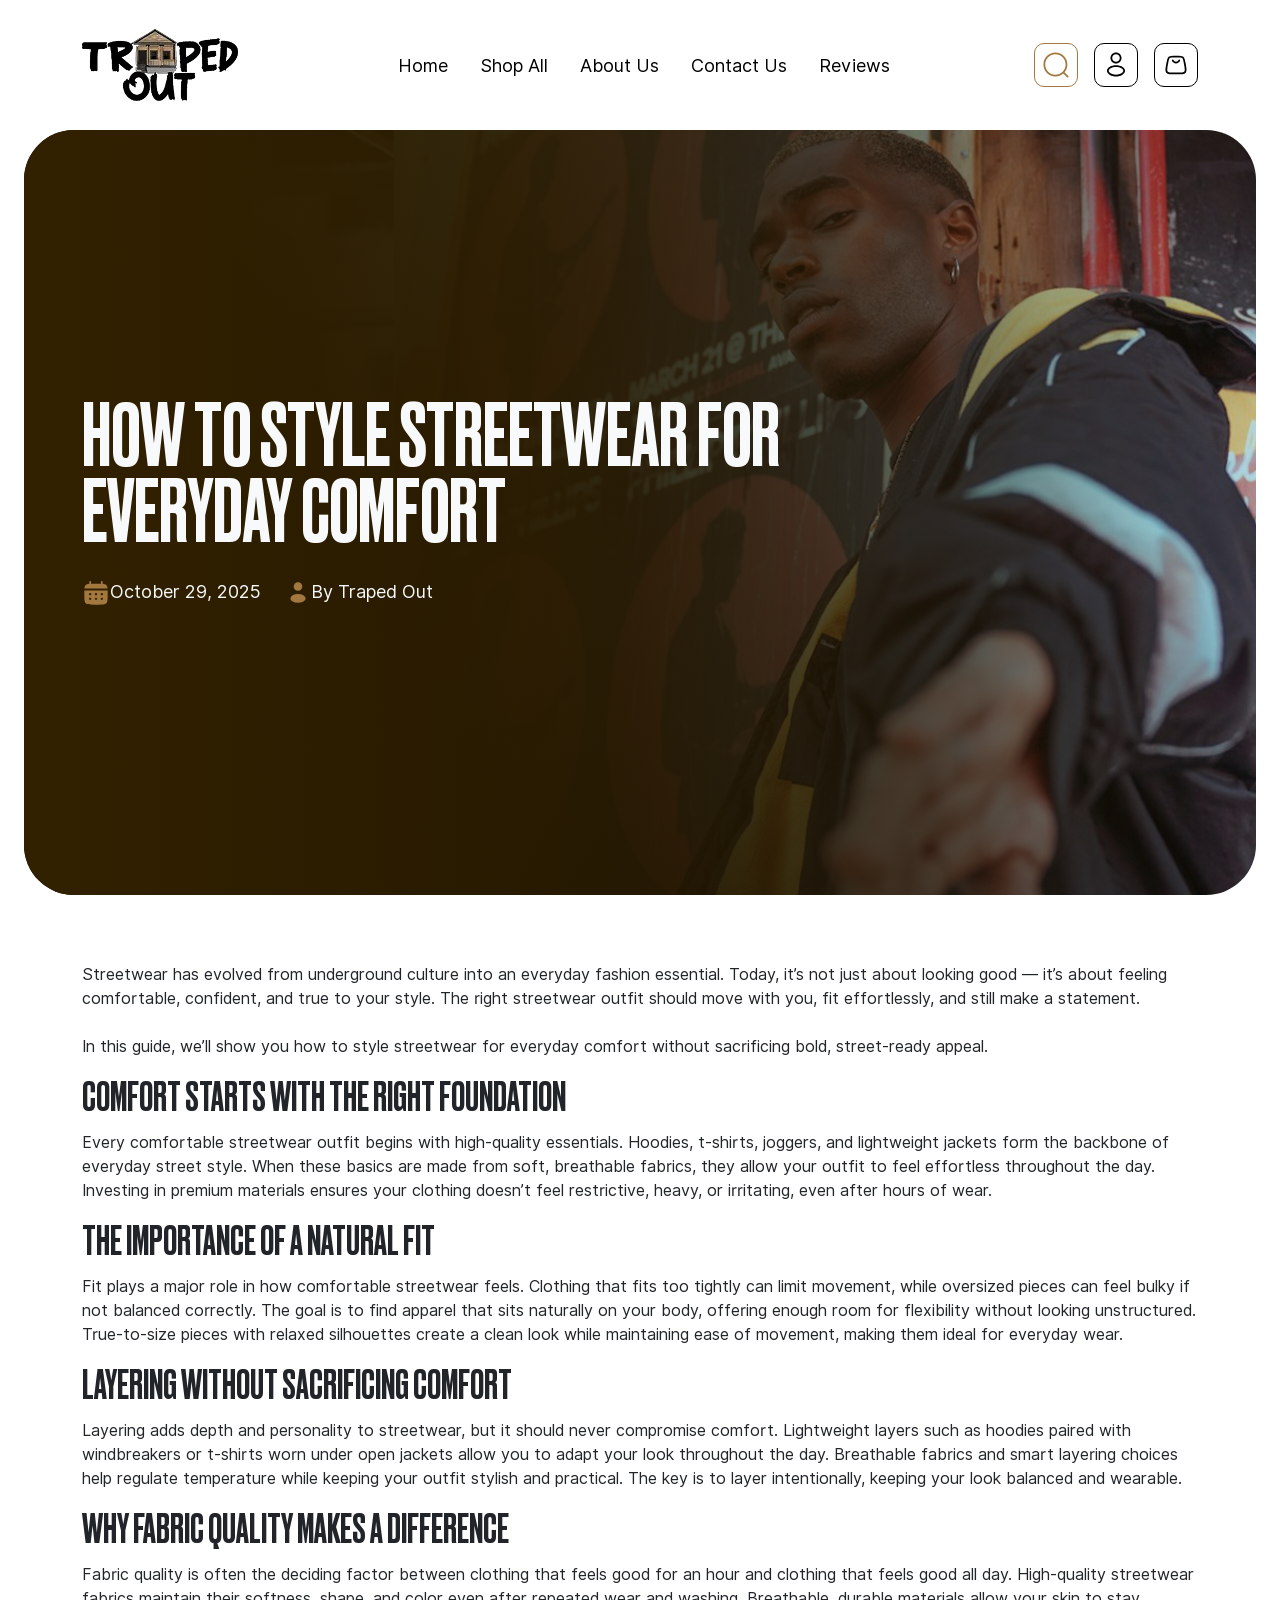
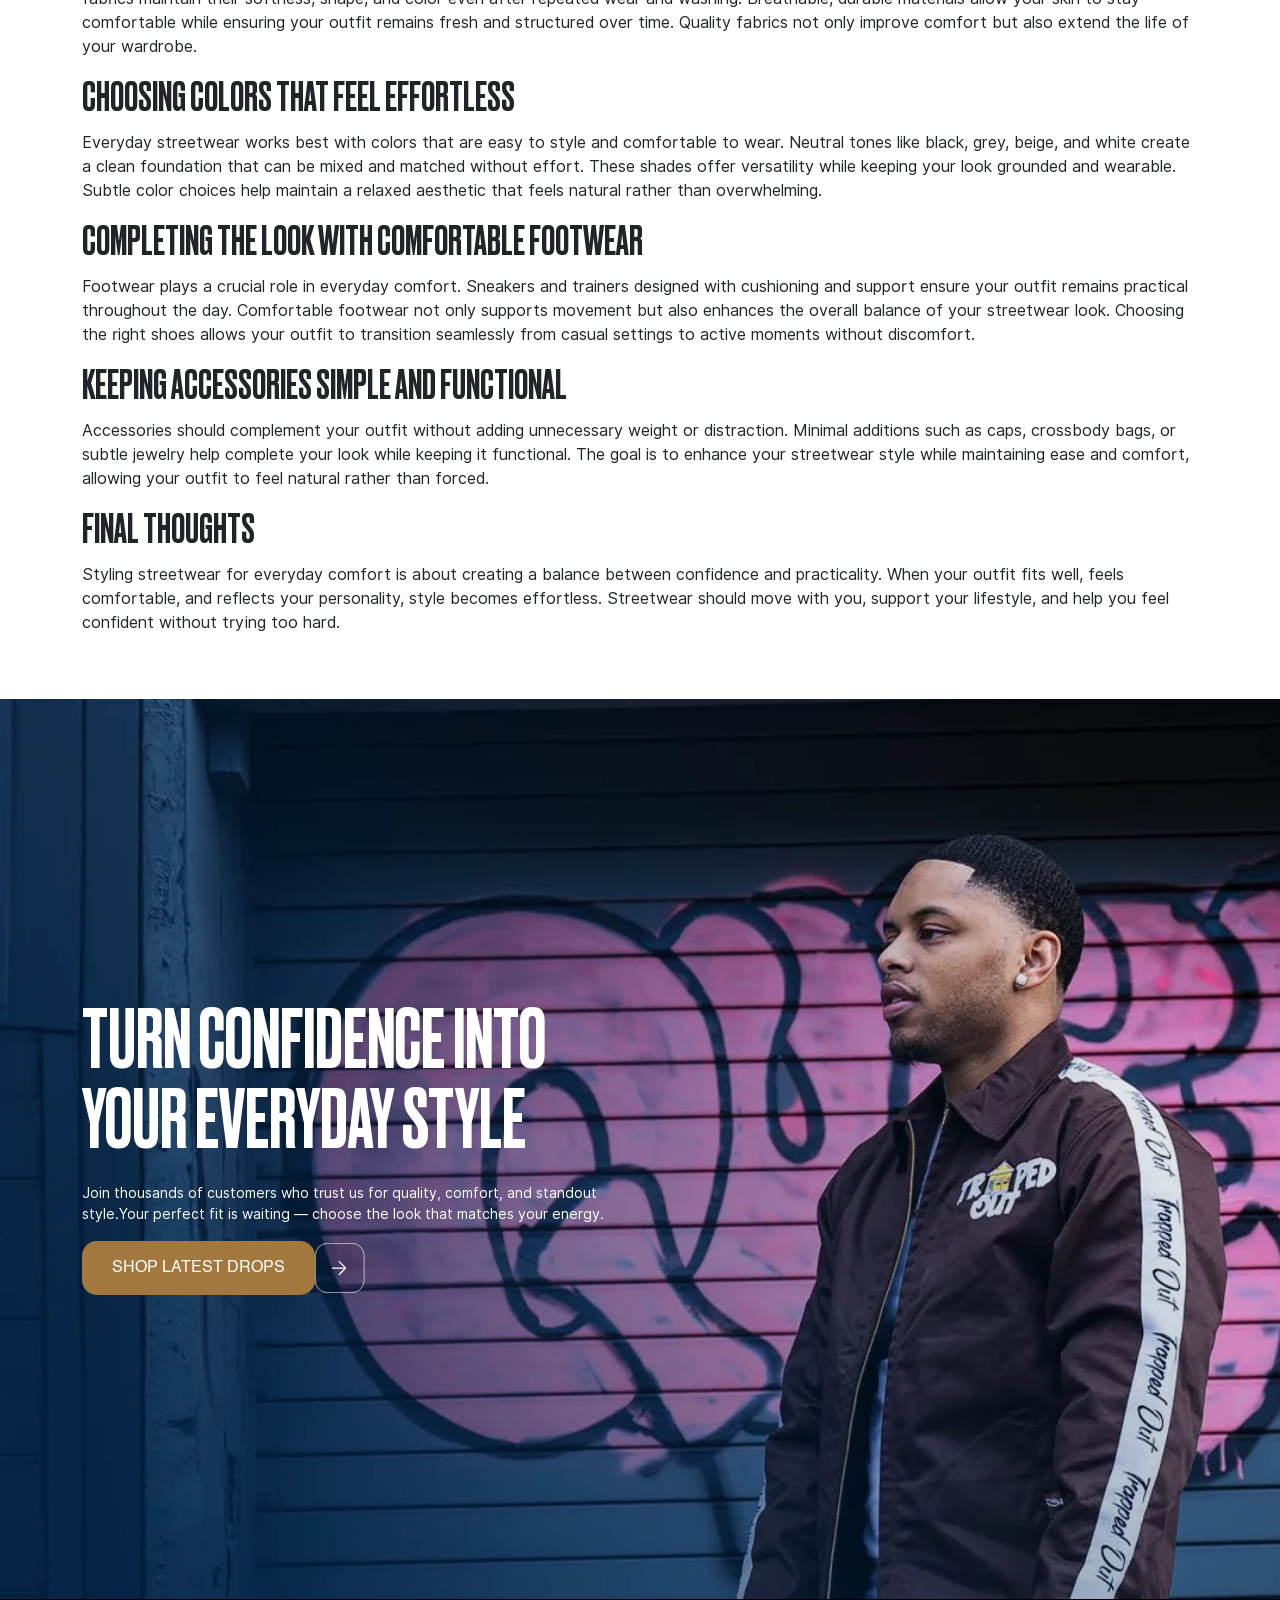
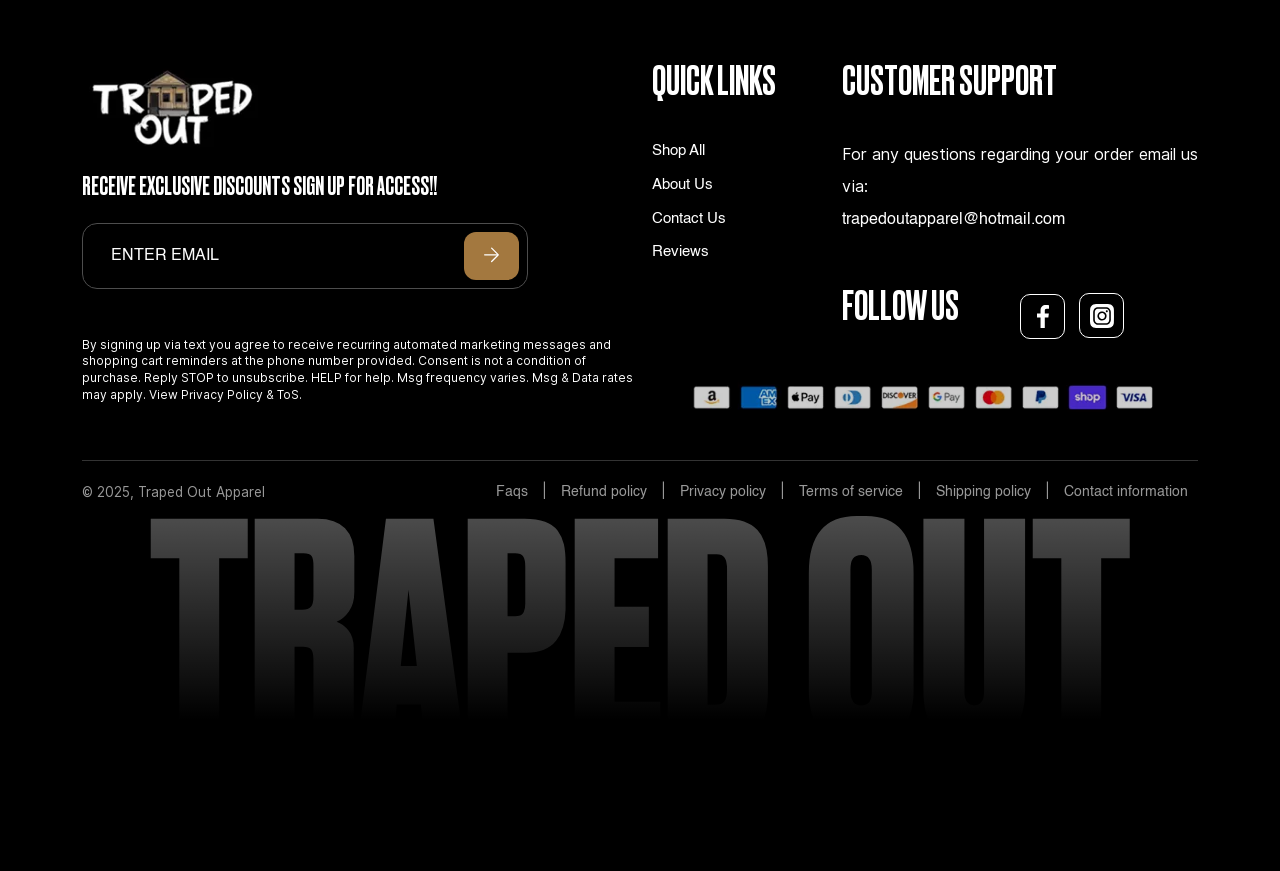
<file: ui-traped/blog-inner.html>
<!DOCTYPE html>
<html lang="en">

<head>
    <meta charset="UTF-8">
    <meta name="viewport" content="width=device-width, initial-scale=1.0">
    <title>Traped Out || Blogs</title>
    <link rel="stylesheet" href=".//assets/css/bootstrap-min.css">
    <link rel="stylesheet" href=".//assets/css/swiper.css">
    <link rel="stylesheet" href=".//assets/css/style.css">
    <link rel="stylesheet" href=".//assets/css/responsive-style.css">
    <link rel="shortcut icon" href="./assets/images/logo/fav-icon.avif" type="image/x-icon">
</head>

<body>
    <main class="blog">
        <!-- header -->
        <nav class="trap-nav navbar navbar-expand-lg my-3">
            <div class="container">
                <a class="navbar-brand" href="#">
                    <img src="./assets/images/logo/logo.webp" alt="" srcset="" width="156px" height="72px">
                </a>
                <button class="navbar-toggler" type="button" data-bs-toggle="collapse"
                    data-bs-target="#navbarSupportedContent" aria-controls="navbarSupportedContent"
                    aria-expanded="false" aria-label="Toggle navigation">
                    <span class="navbar-toggler-icon"></span>
                </button>
                <div class="collapse navbar-collapse" id="navbarSupportedContent">
                    <ul class="navbar-nav mx-auto mb-2 mb-lg-0 gap-3">
                        <li class="nav-item">
                            <a class="nav-link active" aria-current="page" href="#">Home</a>
                        </li>
                        <li class="nav-item">
                            <a class="nav-link active" aria-current="page" href="#">Shop All</a>
                        </li>
                        <li class="nav-item">
                            <a class="nav-link active" aria-current="page" href="about.html">About Us</a>
                        </li>
                        <li class="nav-item">
                            <a class="nav-link active" aria-current="page" href="#">Contact Us</a>
                        </li>
                        <li class="nav-item">
                            <a class="nav-link active" aria-current="page" href="#">Reviews</a>
                        </li>
                    </ul>
                    <div class="Nav-Icons d-flex justify-sm-content-between gap-3">
                        <div class="users search">

                            <svg width="28" height="28" viewBox="0 0 28 28" fill="none"
                                xmlns="http://www.w3.org/2000/svg">
                                <path fill-rule="evenodd" clip-rule="evenodd"
                                    d="M13.4168 3.20833C7.77892 3.20833 3.2085 7.77876 3.2085 13.4167C3.2085 19.0546 7.77892 23.625 13.4168 23.625C19.0547 23.625 23.6252 19.0546 23.6252 13.4167C23.6252 7.77876 19.0547 3.20833 13.4168 3.20833ZM1.4585 13.4167C1.4585 6.81226 6.81242 1.45833 13.4168 1.45833C20.0212 1.45833 25.3752 6.81226 25.3752 13.4167C25.3752 16.4039 24.2798 19.1354 22.4688 21.2312L26.2856 25.0479C26.6273 25.3897 26.6273 25.9437 26.2856 26.2854C25.9438 26.6271 25.3898 26.6271 25.0481 26.2854L21.2314 22.4687C19.1355 24.2796 16.4041 25.375 13.4168 25.375C6.81242 25.375 1.4585 20.0211 1.4585 13.4167Z"
                                    fill="#A3783F" />
                            </svg>
                        </div>
                        <div class="users">
                            <svg width="28" height="28" viewBox="0 0 28 28" fill="none"
                                xmlns="http://www.w3.org/2000/svg">
                                <path fill-rule="evenodd" clip-rule="evenodd"
                                    d="M14.0002 1.45833C10.9396 1.45833 8.4585 3.93942 8.4585 7C8.4585 10.0606 10.9396 12.5417 14.0002 12.5417C17.0607 12.5417 19.5418 10.0606 19.5418 7C19.5418 3.93942 17.0607 1.45833 14.0002 1.45833ZM10.2085 7C10.2085 4.90592 11.9061 3.20833 14.0002 3.20833C16.0942 3.20833 17.7918 4.90592 17.7918 7C17.7918 9.09408 16.0942 10.7917 14.0002 10.7917C11.9061 10.7917 10.2085 9.09408 10.2085 7Z"
                                    fill="black" />
                                <path fill-rule="evenodd" clip-rule="evenodd"
                                    d="M14.0002 14.2917C11.6209 14.2917 9.42393 14.8409 7.79134 15.7738C6.18349 16.6926 4.9585 18.0952 4.9585 19.8333C4.9585 21.5715 6.18349 22.9741 7.79134 23.8929C9.42393 24.8258 11.6209 25.375 14.0002 25.375C16.3794 25.375 18.5764 24.8258 20.209 23.8929C21.8168 22.9741 23.0418 21.5715 23.0418 19.8333C23.0418 18.0952 21.8168 16.6926 20.209 15.7738C18.5764 14.8409 16.3794 14.2917 14.0002 14.2917ZM6.7085 19.8333C6.7085 18.9942 7.31167 18.0634 8.65958 17.2932C9.98273 16.5371 11.8691 16.0417 14.0002 16.0417C16.1313 16.0417 18.0176 16.5371 19.3407 17.2932C20.6887 18.0634 21.2918 18.9942 21.2918 19.8333C21.2918 20.6725 20.6887 21.6032 19.3407 22.3734C18.0176 23.1295 16.1313 23.625 14.0002 23.625C11.8691 23.625 9.98273 23.1295 8.65958 22.3734C7.31167 21.6032 6.7085 20.6725 6.7085 19.8333Z"
                                    fill="black" />
                            </svg>
                        </div>
                        <div class="users">

                            <svg width="28" height="28" viewBox="0 0 28 28" fill="none"
                                xmlns="http://www.w3.org/2000/svg">
                                <path fill-rule="evenodd" clip-rule="evenodd"
                                    d="M10.4079 8.50835C10.8635 8.34731 11.3634 8.58612 11.5244 9.04174C11.8852 10.0625 12.8587 10.7917 14.0003 10.7917C15.1419 10.7917 16.1154 10.0625 16.4762 9.04174C16.6372 8.58612 17.1371 8.34731 17.5927 8.50835C18.0484 8.66939 18.2872 9.1693 18.1261 9.62492C17.526 11.323 15.9066 12.5417 14.0003 12.5417C12.094 12.5417 10.4747 11.323 9.87448 9.62492C9.71344 9.1693 9.95225 8.66939 10.4079 8.50835ZM14.4208 6.41667H13.5794C11.6826 6.41667 10.4202 6.41978 9.46404 6.53791C8.556 6.65011 8.13744 6.84516 7.84372 7.08893C7.55 7.3327 7.28114 7.70814 7.00353 8.57996C6.71121 9.49794 6.4755 10.7382 6.12595 12.6025C5.63597 15.2157 5.30747 16.9906 5.24911 18.3276C5.19287 19.6162 5.40881 20.164 5.712 20.5294C6.0152 20.8947 6.51385 21.2079 7.79079 21.3901C9.11556 21.5791 10.9206 21.5833 13.5794 21.5833H14.4208C17.0795 21.5833 18.8846 21.5791 20.2094 21.3901C21.4863 21.2079 21.985 20.8947 22.2882 20.5294C22.5914 20.164 22.8073 19.6162 22.7511 18.3276C22.6927 16.9906 22.3642 15.2157 21.8742 12.6025C21.5247 10.7382 21.2889 9.49794 20.9966 8.57996C20.719 7.70814 20.4502 7.3327 20.1564 7.08893C19.8627 6.84516 19.4442 6.65011 18.5361 6.53791C17.58 6.41978 16.3175 6.41667 14.4208 6.41667ZM6.7261 5.74229C5.43006 6.81792 5.08868 8.6386 4.40592 12.28C3.44584 17.4004 2.96581 19.9606 4.36536 21.647C5.76492 23.3333 8.36975 23.3333 13.5794 23.3333H14.4208C19.6304 23.3333 22.2352 23.3333 23.6348 21.647C25.0344 19.9606 24.5543 17.4004 23.5942 12.28C22.9115 8.6386 22.5701 6.81792 21.2741 5.74229C19.978 4.66667 18.1256 4.66667 14.4208 4.66667H13.5794C9.87457 4.66667 8.02215 4.66667 6.7261 5.74229Z"
                                    fill="black" />
                            </svg>

                        </div>
                    </div>
                </div>
            </div>
        </nav>
        <!-- header end -->
        <!-- Hero Section Start -->
        <section class="about-hero position-relative mx-4 overflow-hidden"
            style=" background: url(./assets/images/blog-inner-banner.png) center / cover no-repeat;">
            <div class="ex-wrapper">
                <div class="about-hero-wrapper h-100 container d-flex align-items-center">
                    <div class="about-hero-content">
                        <h1 class="text-light col-12 col-lg-6 w-75">How to Style Streetwear for Everyday Comfort</h1>
                        <div class="blog-details d-flex gap-4 text-light mt-4">
                            <p class=""><svg width="28" height="28" viewBox="0 0 28 28" fill="none"
                                    xmlns="http://www.w3.org/2000/svg">
                                    <path
                                        d="M9.04037 2.91663C9.04037 2.43338 8.64861 2.04163 8.16537 2.04163C7.68212 2.04163 7.29036 2.43338 7.29036 2.91663V4.75909C5.61115 4.89356 4.50876 5.22356 3.69887 6.03346C2.88897 6.84336 2.55896 7.94574 2.4245 9.62496H25.5729C25.4384 7.94574 25.1084 6.84336 24.2985 6.03346C23.4886 5.22356 22.3862 4.89356 20.707 4.75909V2.91663C20.707 2.43338 20.3153 2.04163 19.832 2.04163C19.3488 2.04163 18.957 2.43338 18.957 2.91663V4.68168C18.1809 4.66663 17.3109 4.66663 16.332 4.66663H11.6654C10.6865 4.66663 9.81651 4.66663 9.04037 4.68168V2.91663Z"
                                        fill="#A3783F" />
                                    <path fill-rule="evenodd" clip-rule="evenodd"
                                        d="M2.33203 14C2.33203 13.0211 2.33203 12.1511 2.34708 11.375H25.6503C25.6654 12.1511 25.6654 13.0211 25.6654 14V16.3333C25.6654 20.7331 25.6654 22.933 24.2985 24.2998C22.9317 25.6666 20.7318 25.6666 16.332 25.6666H11.6654C7.26559 25.6666 5.0657 25.6666 3.69887 24.2998C2.33203 22.933 2.33203 20.7331 2.33203 16.3333V14ZM19.832 16.3333C20.4764 16.3333 20.9987 15.811 20.9987 15.1666C20.9987 14.5223 20.4764 14 19.832 14C19.1877 14 18.6654 14.5223 18.6654 15.1666C18.6654 15.811 19.1877 16.3333 19.832 16.3333ZM19.832 21C20.4764 21 20.9987 20.4776 20.9987 19.8333C20.9987 19.189 20.4764 18.6666 19.832 18.6666C19.1877 18.6666 18.6654 19.189 18.6654 19.8333C18.6654 20.4776 19.1877 21 19.832 21ZM15.1654 15.1666C15.1654 15.811 14.643 16.3333 13.9987 16.3333C13.3544 16.3333 12.832 15.811 12.832 15.1666C12.832 14.5223 13.3544 14 13.9987 14C14.643 14 15.1654 14.5223 15.1654 15.1666ZM15.1654 19.8333C15.1654 20.4776 14.643 21 13.9987 21C13.3544 21 12.832 20.4776 12.832 19.8333C12.832 19.189 13.3544 18.6666 13.9987 18.6666C14.643 18.6666 15.1654 19.189 15.1654 19.8333ZM8.16537 16.3333C8.8097 16.3333 9.33203 15.811 9.33203 15.1666C9.33203 14.5223 8.8097 14 8.16537 14C7.52103 14 6.9987 14.5223 6.9987 15.1666C6.9987 15.811 7.52103 16.3333 8.16537 16.3333ZM8.16537 21C8.8097 21 9.33203 20.4776 9.33203 19.8333C9.33203 19.189 8.8097 18.6666 8.16537 18.6666C7.52103 18.6666 6.9987 19.189 6.9987 19.8333C6.9987 20.4776 7.52103 21 8.16537 21Z"
                                        fill="#A3783F" />
                                </svg>October 29, 2025</p>
                            <p>
                                <svg width="26" height="26" viewBox="0 0 26 26" fill="none"
                                    xmlns="http://www.w3.org/2000/svg">
                                    <circle cx="13.0013" cy="6.49996" r="4.33333" fill="#A3783F" />
                                    <ellipse cx="13.0013" cy="18.4167" rx="7.58333" ry="4.33333" fill="#A3783F" />
                                </svg>By Traped Out
                            </p>
                        </div>
                    </div>
                </div>
            </div>
        </section>
        <!-- Hero Section End -->
        <!-- Blog Details Content Section Start -->


        <section class="blog-content py-5">
            <div class="container ">
                <p>Streetwear has evolved from underground culture into an everyday fashion essential. Today, it’s not
                    just about looking good — it’s about feeling comfortable, confident, and true to your style. The
                    right streetwear outfit should move with you, fit effortlessly, and still make a statement.
                    <br> <br>
                    In this guide, we’ll show you how to style streetwear for everyday comfort without sacrificing bold,
                    street-ready appeal.
                </p>
                <h1>Comfort Starts with the Right Foundation</h1>
                <p>Every comfortable streetwear outfit begins with high-quality essentials. Hoodies, t-shirts, joggers,
                    and lightweight jackets form the backbone of everyday street style. When these basics are made from
                    soft, breathable fabrics, they allow your outfit to feel effortless throughout the day. Investing in
                    premium materials ensures your clothing doesn’t feel restrictive, heavy, or irritating, even after
                    hours of wear.</p>
                <h1>The Importance of a Natural Fit</h1>
                <p>Fit plays a major role in how comfortable streetwear feels. Clothing that fits too tightly can limit
                    movement, while oversized pieces can feel bulky if not balanced correctly. The goal is to find
                    apparel that sits naturally on your body, offering enough room for flexibility without looking
                    unstructured. True-to-size pieces with relaxed silhouettes create a clean look while maintaining
                    ease of movement, making them ideal for everyday wear.</p>
                <h1>Layering Without Sacrificing Comfort</h1>
                <p>Layering adds depth and personality to streetwear, but it should never compromise comfort.
                    Lightweight layers such as hoodies paired with windbreakers or t-shirts worn under open jackets
                    allow you to adapt your look throughout the day. Breathable fabrics and smart layering choices help
                    regulate temperature while keeping your outfit stylish and practical. The key is to layer
                    intentionally, keeping your look balanced and wearable.</p>
                <h1>Why Fabric Quality Makes a Difference</h1>
                <p>Fabric quality is often the deciding factor between clothing that feels good for an hour and clothing
                    that feels good all day. High-quality streetwear fabrics maintain their softness, shape, and color
                    even after repeated wear and washing. Breathable, durable materials allow your skin to stay
                    comfortable while ensuring your outfit remains fresh and structured over time. Quality fabrics not
                    only improve comfort but also extend the life of your wardrobe.</p>
                <h1>Choosing Colors That Feel Effortless</h1>
                <p>Everyday streetwear works best with colors that are easy to style and comfortable to wear. Neutral
                    tones like black, grey, beige, and white create a clean foundation that can be mixed and matched
                    without effort. These shades offer versatility while keeping your look grounded and wearable. Subtle
                    color choices help maintain a relaxed aesthetic that feels natural rather than overwhelming.</p>
                <h1>Completing the Look with Comfortable Footwear</h1>
                <p>Footwear plays a crucial role in everyday comfort. Sneakers and trainers designed with cushioning and
                    support ensure your outfit remains practical throughout the day. Comfortable footwear not only
                    supports movement but also enhances the overall balance of your streetwear look. Choosing the right
                    shoes allows your outfit to transition seamlessly from casual settings to active moments without
                    discomfort.</p>
                <h1>Keeping Accessories Simple and Functional</h1>
                <p>Accessories should complement your outfit without adding unnecessary weight or distraction. Minimal
                    additions such as caps, crossbody bags, or subtle jewelry help complete your look while keeping it
                    functional. The goal is to enhance your streetwear style while maintaining ease and comfort,
                    allowing your outfit to feel natural rather than forced.</p>
                <h1>Final Thoughts</h1>
                <p>Styling streetwear for everyday comfort is about creating a balance between confidence and
                    practicality. When your outfit fits well, feels comfortable, and reflects your personality, style
                    becomes effortless. Streetwear should move with you, support your lifestyle, and help you feel
                    confident without trying too hard.</p>
            </div>
        </section>


        <!-- Blog Details Content Section End -->





        <!-- CTA Footer Top Section Start   -->
        <section class="ctaFootertop vh-100 d-flex flex-column align-items-start justify-content-around text-start"
            style="background: url(./assets/images/cta.webp) center / cover no-repeat;">
            <div class="container">
                <div class="w-50 text-white">
                    <h2>Turn Confidence Into Your Everyday Style</h2>
                    <p>Join thousands of customers who trust us for quality, comfort, and standout style.Your perfect
                        fit is
                        waiting — choose the look that matches your energy.</p>
                    <a href="#" class="trap-btn trap-2-btn d-inline-block mt-3">Shop Latest Drops</a>
                </div>
            </div>
        </section>
        <!-- CTA Footer Top Section Start   -->
        <!-- Footer Section Start   -->
        <footer class="site-footer overflow-hidden">
            <div class="container">
                <div class="row gy-5">
                    <!-- Logo & Newsletter -->
                    <div class="col-md-6 pe-0">
                        <img src="./assets/images/logo/logo-white.webp" alt="Traped Out Logo" class="footer-logo">

                        <h3 class="newsletter-title">RECEIVE EXCLUSIVE DISCOUNTS SIGN UP FOR ACCESS!!</h3>

                        <form class="newsletter-form d-flex mb-md-5">
                            <input type="email" class="form-control me-0 bg-transparent text-white"
                                placeholder="ENTER EMAIL" aria-label="Email">
                            <button class="btn" type="submit">

                                <svg width="15" height="18" viewBox="0 0 18 18" fill="none"
                                    xmlns="http://www.w3.org/2000/svg">
                                    <path d="M0.774902 8.82227H16.5686" stroke="white" stroke-width="1.55"
                                        stroke-linecap="round" />
                                    <path
                                        d="M9.18481 0.775391L16.6245 8.21503C16.9271 8.51769 16.9271 9.00839 16.6245 9.31105L9.18481 16.7507"
                                        stroke="white" stroke-width="1.55" stroke-linecap="round" />
                                </svg>

                            </button>
                        </form>

                        <p class="newsletter-note">
                            By signing up via text you agree to receive recurring automated marketing messages and
                            shopping
                            cart reminders at the phone number provided. Consent is not a condition of purchase. Reply
                            STOP
                            to unsubscribe. HELP for help. Msg frequency varies. Msg & Data rates may apply. View
                            Privacy
                            Policy & ToS.
                        </p>
                    </div>

                    <!-- Quick Links -->
                    <div
                        class="col-lg-2 col-md-3 col-sm-6 quick-links-wrapper d-flex flex-column align-items-start text-start gap-4">
                        <h5>Quick Links</h5>
                        <ul class="quick-links list-unstyled">
                            <li><a href="#">Shop All</a></li>
                            <li><a href="#">About Us</a></li>
                            <li><a href="#">Contact Us</a></li>
                            <li><a href="#">Reviews</a></li>
                        </ul>
                    </div>

                    <!-- Customer Support -->
                    <div
                        class="col-md-4 col-sm-6 customersupport d-flex flex-column align-items-start text-start gap-4">
                        <h5>Customer Support</h5>
                        <p class="m-0 lh-lg">For any questions regarding your order email us via:
                            <br><a href="mailto:trapedoutapparel@hotmail.com">trapedoutapparel@hotmail.com</a>
                        </p>

                        <div class="mt-4 w-100 row align-items-center social-container">
                            <h5 class="mb-3 w-50">Follow Us</h5>
                            <div class="social-icons w-50">
                                <a href="#">

                                    <svg width="12" height="23" viewBox="0 0 12 23" fill="none"
                                        xmlns="http://www.w3.org/2000/svg">
                                        <path
                                            d="M9.82868 3.81803H12V0.161034C10.9487 0.0521834 9.89238 -0.00155742 8.83542 3.43437e-05C5.69394 3.43437e-05 3.54572 1.90903 3.54572 5.40503V8.41802H0V12.512H3.54572V23H7.79596V12.512H11.3301L11.8614 8.41802H7.79596V5.80753C7.79596 4.60003 8.11935 3.81803 9.82868 3.81803Z"
                                            fill="white" />
                                    </svg>

                                </a>
                                <a href="#">
                                    <svg width="24" height="24" viewBox="0 0 24 24" fill="none"
                                        xmlns="http://www.w3.org/2000/svg">
                                        <path
                                            d="M12 9.024C11.4114 9.024 10.836 9.19854 10.3466 9.52555C9.85722 9.85255 9.47578 10.3173 9.25053 10.8611C9.02529 11.4049 8.96635 12.0033 9.08118 12.5806C9.19601 13.1579 9.47945 13.6881 9.89565 14.1044C10.3119 14.5206 10.8421 14.804 11.4194 14.9188C11.9967 15.0336 12.5951 14.9747 13.1389 14.7495C13.6827 14.5242 14.1474 14.1428 14.4745 13.6534C14.8015 13.164 14.976 12.5886 14.976 12C14.976 11.6092 14.899 11.2222 14.7495 10.8611C14.5999 10.5001 14.3807 10.172 14.1044 9.89565C13.828 9.6193 13.4999 9.40009 13.1389 9.25053C12.7778 9.10098 12.3908 9.024 12 9.024ZM23.916 6.084C23.9097 5.15731 23.739 4.23909 23.412 3.372C23.1711 2.73751 22.7985 2.16131 22.3186 1.68142C21.8387 1.20153 21.2625 0.828861 20.628 0.588C19.7609 0.260957 18.8427 0.0903131 17.916 0.0839999C16.368 -8.04663e-08 15.912 0 12 0C8.088 0 7.632 -8.04663e-08 6.084 0.0839999C5.15731 0.0903131 4.23909 0.260957 3.372 0.588C2.73751 0.828861 2.16131 1.20153 1.68142 1.68142C1.20153 2.16131 0.828861 2.73751 0.588 3.372C0.260957 4.23909 0.0903131 5.15731 0.0839999 6.084C-8.04663e-08 7.632 0 8.088 0 12C0 15.912 -8.04663e-08 16.368 0.0839999 17.916C0.0969167 18.846 0.267329 19.767 0.588 20.64C0.827794 21.2716 1.20015 21.8444 1.68 22.32C2.15783 22.8028 2.73527 23.1754 3.372 23.412C4.23909 23.739 5.15731 23.9097 6.084 23.916C7.632 24 8.088 24 12 24C15.912 24 16.368 24 17.916 23.916C18.8427 23.9097 19.7609 23.739 20.628 23.412C21.2647 23.1754 21.8422 22.8028 22.32 22.32C22.7998 21.8444 23.1722 21.2716 23.412 20.64C23.7387 19.7687 23.9093 18.8466 23.916 17.916C24 16.368 24 15.912 24 12C24 8.088 24 7.632 23.916 6.084ZM20.868 15.684C20.8295 16.4245 20.6714 17.1539 20.4 17.844C20.167 18.4196 19.8207 18.9425 19.3816 19.3816C18.9425 19.8207 18.4196 20.167 17.844 20.4C17.1474 20.6563 16.4139 20.7981 15.672 20.82C14.724 20.82 14.472 20.82 12 20.82C9.528 20.82 9.276 20.82 8.328 20.82C7.58608 20.7981 6.85259 20.6563 6.156 20.4C5.56092 20.1789 5.02353 19.8261 4.584 19.368C4.1492 18.9375 3.81341 18.4174 3.6 17.844C3.34267 17.1481 3.20473 16.4138 3.192 15.672C3.192 14.724 3.192 14.472 3.192 12C3.192 9.528 3.192 9.276 3.192 8.328C3.20473 7.58619 3.34267 6.85186 3.6 6.156C3.82114 5.56092 4.17393 5.02353 4.632 4.584C5.0644 4.15155 5.58392 3.81611 6.156 3.6C6.85259 3.34369 7.58608 3.20185 8.328 3.18C9.276 3.18 9.528 3.18 12 3.18C14.472 3.18 14.724 3.18 15.672 3.18C16.4139 3.20185 17.1474 3.34369 17.844 3.6C18.4391 3.82114 18.9765 4.17393 19.416 4.632C19.8508 5.0625 20.1866 5.58256 20.4 6.156C20.6563 6.85259 20.7981 7.58608 20.82 8.328C20.82 9.276 20.82 9.528 20.82 12C20.82 14.472 20.904 14.724 20.868 15.672V15.684ZM18.948 6.756C18.8051 6.36838 18.5799 6.01637 18.2877 5.72426C17.9956 5.43214 17.6436 5.20688 17.256 5.064C16.7238 4.87951 16.1632 4.79015 15.6 4.8C14.664 4.8 14.4 4.8 12 4.8C9.6 4.8 9.336 4.8 8.4 4.8C7.83392 4.80553 7.27328 4.91116 6.744 5.112C6.36232 5.24839 6.01403 5.46446 5.7223 5.74584C5.43057 6.02723 5.20207 6.36749 5.052 6.744C4.87773 7.27844 4.79259 7.83791 4.8 8.4C4.8 9.336 4.8 9.6 4.8 12C4.8 14.4 4.8 14.664 4.8 15.6C4.8119 16.1654 4.91732 16.725 5.112 17.256C5.25488 17.6436 5.48014 17.9956 5.77226 18.2877C6.06437 18.5799 6.41638 18.8051 6.804 18.948C7.316 19.1363 7.85478 19.2416 8.4 19.26C9.336 19.26 9.6 19.26 12 19.26C14.4 19.26 14.664 19.26 15.6 19.26C16.1661 19.2545 16.7267 19.1488 17.256 18.948C17.6436 18.8051 17.9956 18.5799 18.2877 18.2877C18.5799 17.9956 18.8051 17.6436 18.948 17.256C19.1488 16.7267 19.2545 16.1661 19.26 15.6C19.26 14.664 19.26 14.4 19.26 12C19.26 9.6 19.26 9.336 19.26 8.4C19.2603 7.83336 19.1545 7.27167 18.948 6.744V6.756ZM12 16.584C11.3986 16.584 10.8031 16.4653 10.2476 16.2348C9.69211 16.0043 9.18756 15.6665 8.76286 15.2407C8.33815 14.8148 8.00163 14.3094 7.77257 13.7533C7.54352 13.1972 7.42642 12.6014 7.428 12C7.428 11.0929 7.69716 10.2061 8.20138 9.45202C8.70561 8.69793 9.42225 8.1104 10.2606 7.7638C11.0989 7.4172 12.0212 7.32713 12.9107 7.50498C13.8003 7.68283 14.617 8.1206 15.2576 8.76289C15.8982 9.40517 16.3339 10.2231 16.5094 11.1131C16.6849 12.0031 16.5924 12.9251 16.2436 13.7626C15.8948 14.6 15.3054 15.315 14.55 15.8173C13.7946 16.3195 12.9071 16.5864 12 16.584ZM16.8 8.316C16.5347 8.28792 16.2892 8.16267 16.1108 7.96437C15.9324 7.76606 15.8337 7.50875 15.8337 7.242C15.8337 6.97525 15.9324 6.71794 16.1108 6.51964C16.2892 6.32134 16.5347 6.19608 16.8 6.168C17.0653 6.19608 17.3108 6.32134 17.4892 6.51964C17.6676 6.71794 17.7663 6.97525 17.7663 7.242C17.7663 7.50875 17.6676 7.76606 17.4892 7.96437C17.3108 8.16267 17.0653 8.28792 16.8 8.316Z"
                                            fill="white" />
                                    </svg>
                                </a>
                            </div>
                        </div>
                        <!-- Payment Icons -->
                        <div class="col-lg-3 text-lg-end Payment">
                            <div class="payment-icons mt-4 mt-lg-0">
                                <img src="./assets/images/payment.webp" alt="Amex">
                            </div>
                        </div>
                    </div>
                </div>

                <!-- Bottom Bar -->
                <div class="footer-bottom text-center text-md-start">
                    <div class="row align-items-center">
                        <div class="col-md-4">
                            © 2025, Traped Out Apparel
                        </div>
                        <div class="col-md-8 text-md-end">
                            <div class="footer-bottom-links">
                                <a href="#">Faqs</a> |
                                <a href="#">Refund policy</a> |
                                <a href="#">Privacy policy</a> |
                                <a href="#">Terms of service</a> |
                                <a href="#">Shipping policy</a> |
                                <a href="#">Contact information</a>
                            </div>
                        </div>
                    </div>
                </div>
            </div>
            <div class="footer-text-wrapper h-25 overflow-hidden">
                <h1 class="footerBottomHeading text-center">Traped Out</h1>
            </div>
        </footer>
        <!-- Footer Section End   -->
        <script src="./assets/js/bootstrap-min.js"></script>
        <script src="./assets/js/swiper.js"></script>
        <script src="./assets/js/script.js"></script>
    </main>
</body>

</html>
</file>
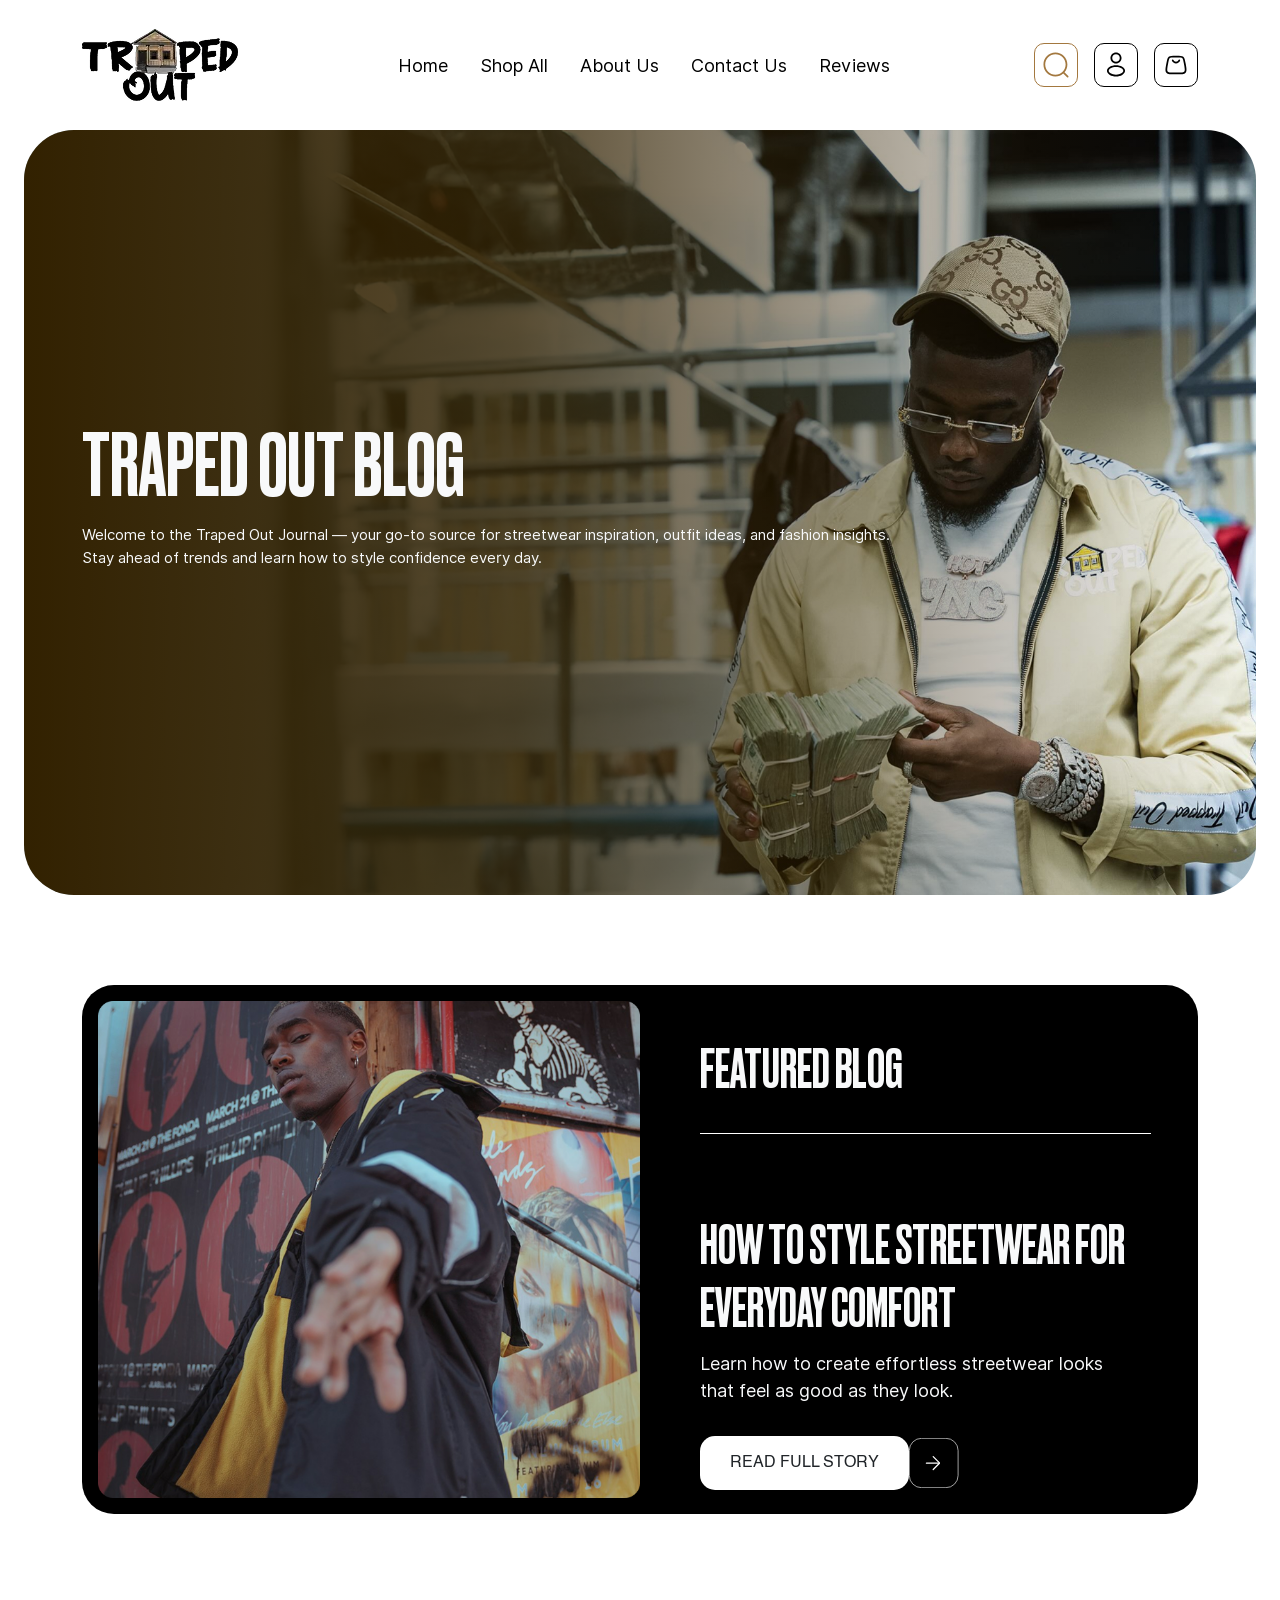
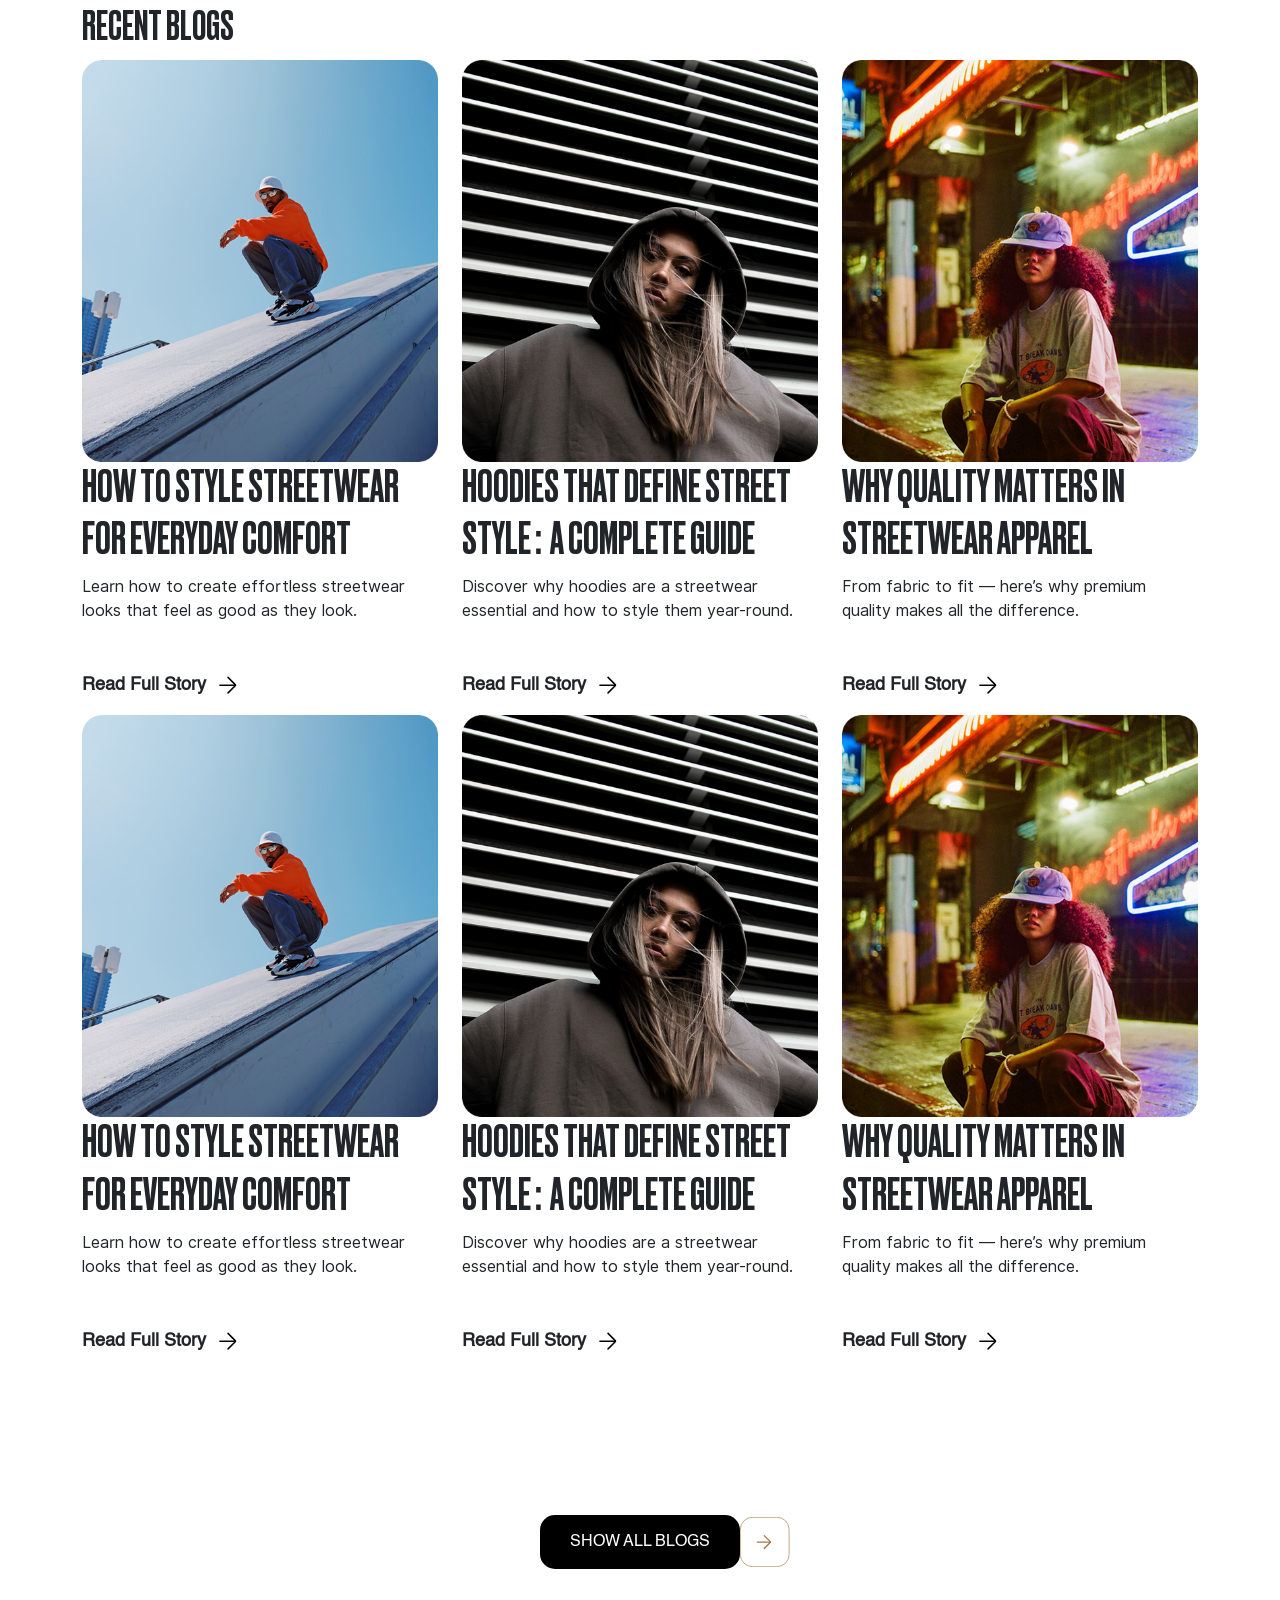
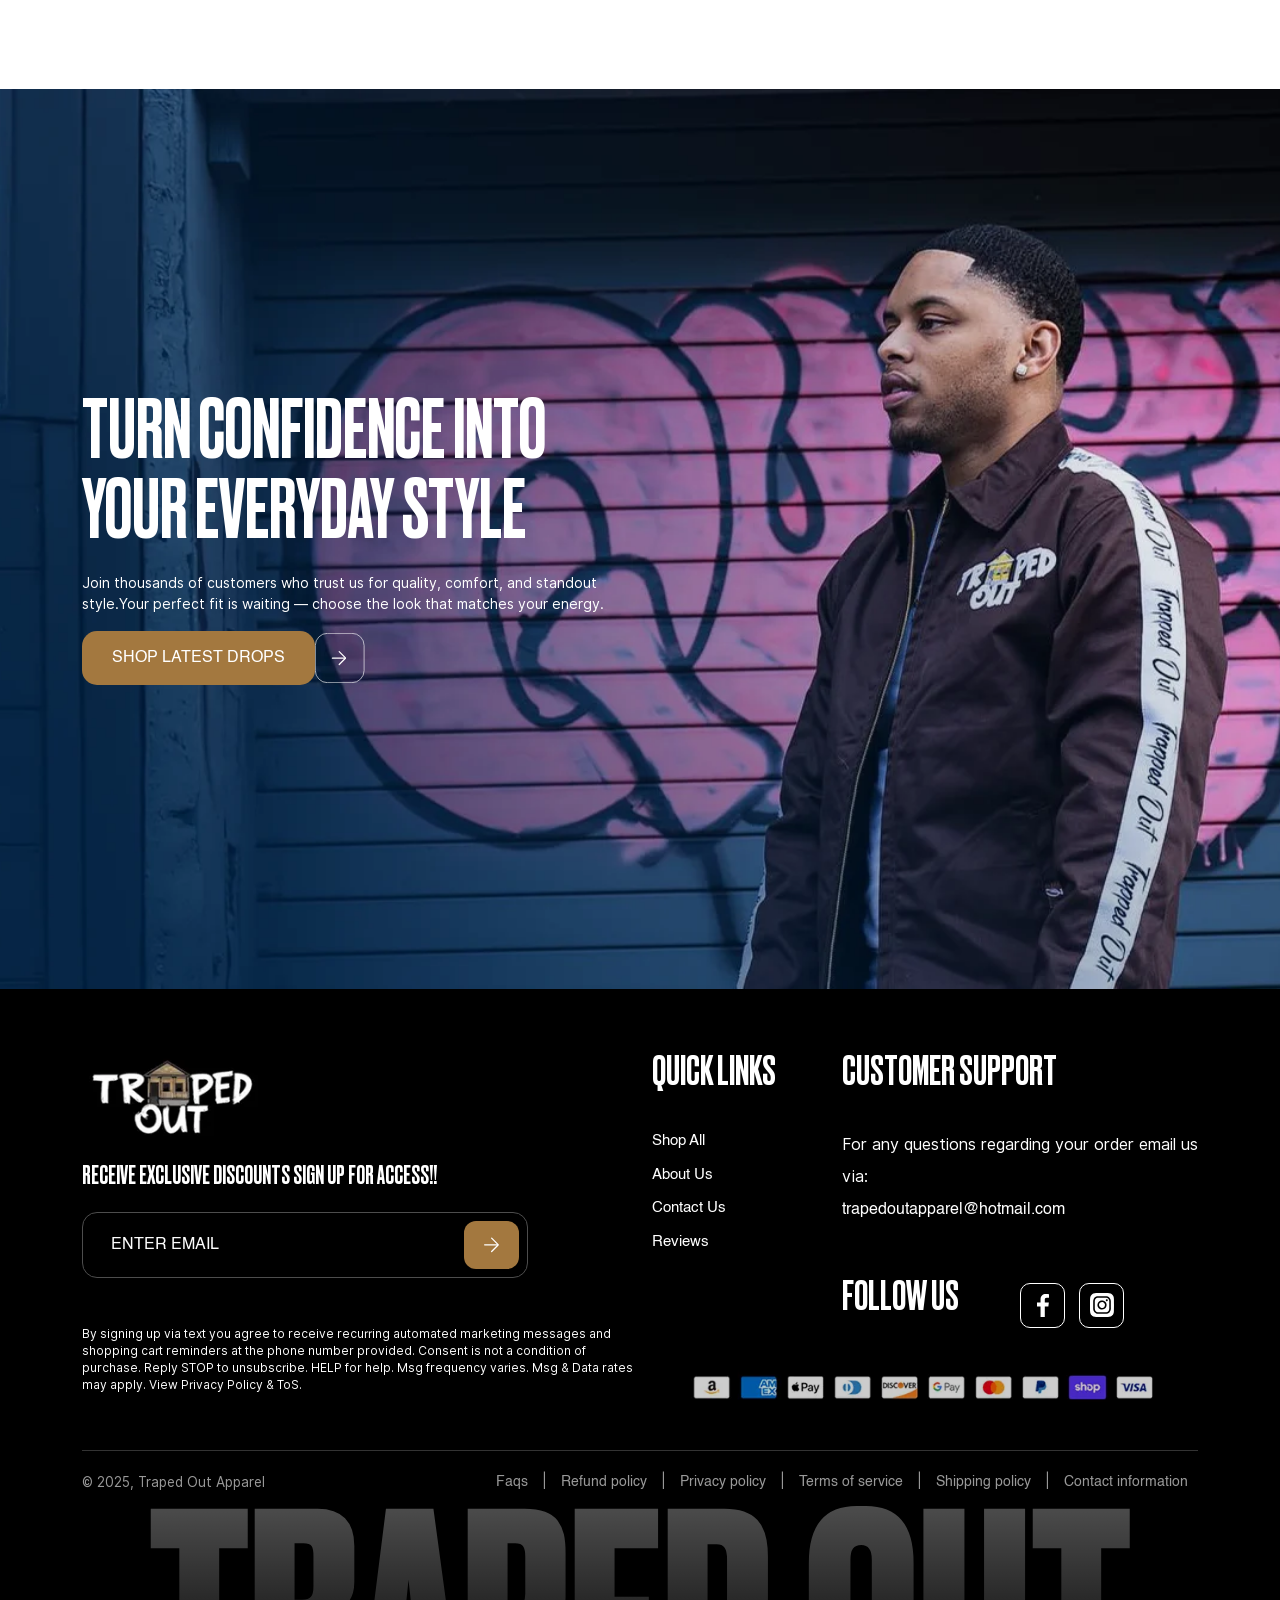
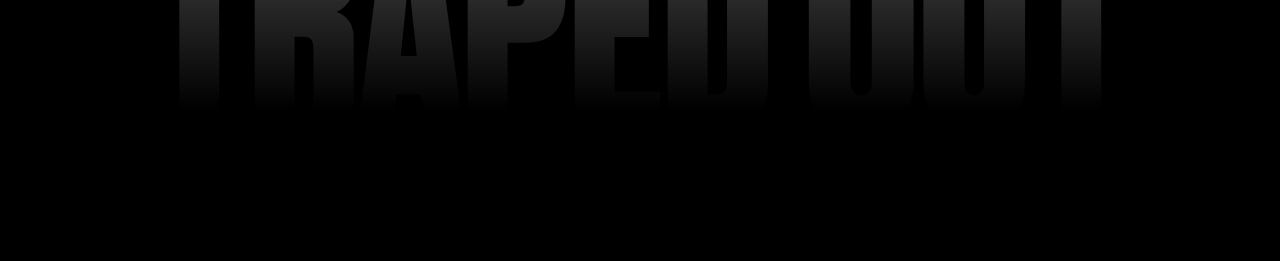
<file: ui-traped/blog.html>
<!DOCTYPE html>
<html lang="en">

<head>
    <meta charset="UTF-8">
    <meta name="viewport" content="width=device-width, initial-scale=1.0">
    <title>Traped Out || Blogs</title>
    <link rel="stylesheet" href=".//assets/css/bootstrap-min.css">
    <link rel="stylesheet" href=".//assets/css/swiper.css">
    <link rel="stylesheet" href=".//assets/css/style.css">
    <link rel="stylesheet" href=".//assets/css/responsive-style.css">
    <link rel="shortcut icon" href="./assets/images/logo/fav-icon.avif" type="image/x-icon">
</head>

<body>
    <main class="blog">
        <!-- header -->
        <nav class="trap-nav navbar navbar-expand-lg my-3">
            <div class="container">
                <a class="navbar-brand" href="#">
                    <img src="./assets/images/logo/logo.webp" alt="" srcset="" width="156px" height="72px">
                </a>
                <button class="navbar-toggler" type="button" data-bs-toggle="collapse"
                    data-bs-target="#navbarSupportedContent" aria-controls="navbarSupportedContent"
                    aria-expanded="false" aria-label="Toggle navigation">
                    <span class="navbar-toggler-icon"></span>
                </button>
                <div class="collapse navbar-collapse" id="navbarSupportedContent">
                    <ul class="navbar-nav mx-auto mb-2 mb-lg-0 gap-3">
                        <li class="nav-item">
                            <a class="nav-link active" aria-current="page" href="#">Home</a>
                        </li>
                        <li class="nav-item">
                            <a class="nav-link active" aria-current="page" href="#">Shop All</a>
                        </li>
                        <li class="nav-item">
                            <a class="nav-link active" aria-current="page" href="about.html">About Us</a>
                        </li>
                        <li class="nav-item">
                            <a class="nav-link active" aria-current="page" href="#">Contact Us</a>
                        </li>
                        <li class="nav-item">
                            <a class="nav-link active" aria-current="page" href="#">Reviews</a>
                        </li>
                    </ul>
                    <div class="Nav-Icons d-flex justify-sm-content-between gap-3">
                        <div class="users search">

                            <svg width="28" height="28" viewBox="0 0 28 28" fill="none"
                                xmlns="http://www.w3.org/2000/svg">
                                <path fill-rule="evenodd" clip-rule="evenodd"
                                    d="M13.4168 3.20833C7.77892 3.20833 3.2085 7.77876 3.2085 13.4167C3.2085 19.0546 7.77892 23.625 13.4168 23.625C19.0547 23.625 23.6252 19.0546 23.6252 13.4167C23.6252 7.77876 19.0547 3.20833 13.4168 3.20833ZM1.4585 13.4167C1.4585 6.81226 6.81242 1.45833 13.4168 1.45833C20.0212 1.45833 25.3752 6.81226 25.3752 13.4167C25.3752 16.4039 24.2798 19.1354 22.4688 21.2312L26.2856 25.0479C26.6273 25.3897 26.6273 25.9437 26.2856 26.2854C25.9438 26.6271 25.3898 26.6271 25.0481 26.2854L21.2314 22.4687C19.1355 24.2796 16.4041 25.375 13.4168 25.375C6.81242 25.375 1.4585 20.0211 1.4585 13.4167Z"
                                    fill="#A3783F" />
                            </svg>

                        </div>
                        <div class="users">
                            <svg width="28" height="28" viewBox="0 0 28 28" fill="none"
                                xmlns="http://www.w3.org/2000/svg">
                                <path fill-rule="evenodd" clip-rule="evenodd"
                                    d="M14.0002 1.45833C10.9396 1.45833 8.4585 3.93942 8.4585 7C8.4585 10.0606 10.9396 12.5417 14.0002 12.5417C17.0607 12.5417 19.5418 10.0606 19.5418 7C19.5418 3.93942 17.0607 1.45833 14.0002 1.45833ZM10.2085 7C10.2085 4.90592 11.9061 3.20833 14.0002 3.20833C16.0942 3.20833 17.7918 4.90592 17.7918 7C17.7918 9.09408 16.0942 10.7917 14.0002 10.7917C11.9061 10.7917 10.2085 9.09408 10.2085 7Z"
                                    fill="black" />
                                <path fill-rule="evenodd" clip-rule="evenodd"
                                    d="M14.0002 14.2917C11.6209 14.2917 9.42393 14.8409 7.79134 15.7738C6.18349 16.6926 4.9585 18.0952 4.9585 19.8333C4.9585 21.5715 6.18349 22.9741 7.79134 23.8929C9.42393 24.8258 11.6209 25.375 14.0002 25.375C16.3794 25.375 18.5764 24.8258 20.209 23.8929C21.8168 22.9741 23.0418 21.5715 23.0418 19.8333C23.0418 18.0952 21.8168 16.6926 20.209 15.7738C18.5764 14.8409 16.3794 14.2917 14.0002 14.2917ZM6.7085 19.8333C6.7085 18.9942 7.31167 18.0634 8.65958 17.2932C9.98273 16.5371 11.8691 16.0417 14.0002 16.0417C16.1313 16.0417 18.0176 16.5371 19.3407 17.2932C20.6887 18.0634 21.2918 18.9942 21.2918 19.8333C21.2918 20.6725 20.6887 21.6032 19.3407 22.3734C18.0176 23.1295 16.1313 23.625 14.0002 23.625C11.8691 23.625 9.98273 23.1295 8.65958 22.3734C7.31167 21.6032 6.7085 20.6725 6.7085 19.8333Z"
                                    fill="black" />
                            </svg>
                        </div>
                        <div class="users">

                            <svg width="28" height="28" viewBox="0 0 28 28" fill="none"
                                xmlns="http://www.w3.org/2000/svg">
                                <path fill-rule="evenodd" clip-rule="evenodd"
                                    d="M10.4079 8.50835C10.8635 8.34731 11.3634 8.58612 11.5244 9.04174C11.8852 10.0625 12.8587 10.7917 14.0003 10.7917C15.1419 10.7917 16.1154 10.0625 16.4762 9.04174C16.6372 8.58612 17.1371 8.34731 17.5927 8.50835C18.0484 8.66939 18.2872 9.1693 18.1261 9.62492C17.526 11.323 15.9066 12.5417 14.0003 12.5417C12.094 12.5417 10.4747 11.323 9.87448 9.62492C9.71344 9.1693 9.95225 8.66939 10.4079 8.50835ZM14.4208 6.41667H13.5794C11.6826 6.41667 10.4202 6.41978 9.46404 6.53791C8.556 6.65011 8.13744 6.84516 7.84372 7.08893C7.55 7.3327 7.28114 7.70814 7.00353 8.57996C6.71121 9.49794 6.4755 10.7382 6.12595 12.6025C5.63597 15.2157 5.30747 16.9906 5.24911 18.3276C5.19287 19.6162 5.40881 20.164 5.712 20.5294C6.0152 20.8947 6.51385 21.2079 7.79079 21.3901C9.11556 21.5791 10.9206 21.5833 13.5794 21.5833H14.4208C17.0795 21.5833 18.8846 21.5791 20.2094 21.3901C21.4863 21.2079 21.985 20.8947 22.2882 20.5294C22.5914 20.164 22.8073 19.6162 22.7511 18.3276C22.6927 16.9906 22.3642 15.2157 21.8742 12.6025C21.5247 10.7382 21.2889 9.49794 20.9966 8.57996C20.719 7.70814 20.4502 7.3327 20.1564 7.08893C19.8627 6.84516 19.4442 6.65011 18.5361 6.53791C17.58 6.41978 16.3175 6.41667 14.4208 6.41667ZM6.7261 5.74229C5.43006 6.81792 5.08868 8.6386 4.40592 12.28C3.44584 17.4004 2.96581 19.9606 4.36536 21.647C5.76492 23.3333 8.36975 23.3333 13.5794 23.3333H14.4208C19.6304 23.3333 22.2352 23.3333 23.6348 21.647C25.0344 19.9606 24.5543 17.4004 23.5942 12.28C22.9115 8.6386 22.5701 6.81792 21.2741 5.74229C19.978 4.66667 18.1256 4.66667 14.4208 4.66667H13.5794C9.87457 4.66667 8.02215 4.66667 6.7261 5.74229Z"
                                    fill="black" />
                            </svg>

                        </div>
                    </div>
                </div>
            </div>
        </nav>
        <!-- header end -->
        <!-- Hero Section Start -->
        <section class="about-hero position-relative mx-4 overflow-hidden"
            style=" background: url(./assets/images/blog-hero-banner.jpg) center / cover no-repeat;">
            <div class="ex-wrapper">
                <div class="about-hero-wrapper h-100 container d-flex align-items-center">
                    <div class="about-hero-content">
                        <h1 class="text-light col-12 col-lg-6">Traped Out Blog</h1>
                        <p class="mt-3 mb-4 text-light col-12 col-lg-9">Welcome to the Traped Out Journal — your go-to
                            source for streetwear inspiration, outfit ideas, and fashion insights. Stay ahead of trends
                            and learn how to style confidence every day.</p>
                    </div>
                </div>
            </div>
        </section>
        <!-- Hero Section End -->
        <!-- Featured Blog Section Start -->
        <section class="Featured Blog">
            <div class="container">
                <div class="featured-card row gap-5 flex-lg-nowrap rounded-5 p-3">
                    <div class="featured-img-box p-0 col-md-12 col-lg-6">
                        <img class="w-100" src="./assets/images/feature-blog-img.png" alt="">
                    </div>
                    <div class="featured-text-box col-md-12 col-lg-6 text-light">
                        <h1 class="Featured-h1">Featured Blog</h1>
                        <div class="featured-content">
                            <h1>How to Style Streetwear for Everyday Comfort</h1>
                            <p>Learn how to create effortless streetwear looks that feel as good as they look.</p>
                            <a href="#" class="trap-btn trap-2-btn d-inline-block text-dark mt-3">Read Full Story </a>
                        </div>
                    </div>
                </div>
            </div>
        </section>
        <!-- Featured Blog Section End -->
        <section class="recent-blogs">
            <div class="container">
                <h1 class="recent-blogs-h1 text-align-center">
                    Recent Blogs
                </h1>
                <div class="blogs-cards row mb-4">
                    <div class="blog-card col-md-6 col-lg-4">
                        <img class="w-100" src="./assets/images/recent-blog-1.png" alt="">
                        <h3>How to Style Streetwear for Everyday Comfort</h3>
                        <p>Learn how to create effortless streetwear looks that feel as good as they look.</p>
                        <a href="#" class=" d-inline-block text-dark mt-3">Read Full Story<svg width='70' height='60'
                                viewBox='0 0 80 80' fill='none' xmlns='http://www.w3.org/2000/svg'>
                                <path d='M27.8857 40.2479H48.2646' stroke='#000' stroke-width='2'
                                    stroke-linecap='round' />
                                <path
                                    d='M38.7373 29.8651L48.3368 39.4646C48.7274 39.8552 48.7274 40.4883 48.3368 40.8789L38.7373 50.4784'
                                    stroke='#000' stroke-width='2' stroke-linecap='round' />
                                <rect x='0.5' y='0.5' width='50.0508' height='50' rx='19.5' />
                            </svg></a>
                    </div>
                    <div class="blog-card col-md-6 col-lg-4">
                        <img class="w-100" src="./assets/images/recent-blog-2.png" alt="">
                        <h3>Hoodies That Define Street Style: A Complete Guide</h3>
                        <p>Discover why hoodies are a streetwear essential and how to style them year-round.</p>
                        <a href="#" class=" d-inline-block text-dark mt-3">Read Full Story<svg width='70' height='60'
                                viewBox='0 0 80 80' fill='none' xmlns='http://www.w3.org/2000/svg'>
                                <path d='M27.8857 40.2479H48.2646' stroke='#000' stroke-width='2'
                                    stroke-linecap='round' />
                                <path
                                    d='M38.7373 29.8651L48.3368 39.4646C48.7274 39.8552 48.7274 40.4883 48.3368 40.8789L38.7373 50.4784'
                                    stroke='#000' stroke-width='2' stroke-linecap='round' />
                                <rect x='0.5' y='0.5' width='50.0508' height='50' rx='19.5' />
                            </svg></a>
                    </div>
                    <div class="blog-card col-md-6 col-lg-4">
                        <img class="w-100" src="./assets/images/recent-blog-3.png" alt="">
                        <h3>Why Quality Matters in Streetwear Apparel</h3>
                        <p>From fabric to fit — here’s why premium quality makes all the difference.</p>
                        <a href="#" class=" d-inline-block text-dark mt-3">Read Full Story<svg width='70' height='60'
                                viewBox='0 0 80 80' fill='none' xmlns='http://www.w3.org/2000/svg'>
                                <path d='M27.8857 40.2479H48.2646' stroke='#000' stroke-width='2'
                                    stroke-linecap='round' />
                                <path
                                    d='M38.7373 29.8651L48.3368 39.4646C48.7274 39.8552 48.7274 40.4883 48.3368 40.8789L38.7373 50.4784'
                                    stroke='#000' stroke-width='2' stroke-linecap='round' />
                                <rect x='0.5' y='0.5' width='50.0508' height='50' rx='19.5' />
                            </svg></a>
                    </div>
                    <div class="blog-card col-md-6 col-lg-4">
                        <img class="w-100" src="./assets/images/recent-blog-1.png" alt="">
                        <h3>How to Style Streetwear for Everyday Comfort</h3>
                        <p>Learn how to create effortless streetwear looks that feel as good as they look.</p>
                        <a href="#" class=" d-inline-block text-dark mt-3">Read Full Story<svg width='70' height='60'
                                viewBox='0 0 80 80' fill='none' xmlns='http://www.w3.org/2000/svg'>
                                <path d='M27.8857 40.2479H48.2646' stroke='#000' stroke-width='2'
                                    stroke-linecap='round' />
                                <path
                                    d='M38.7373 29.8651L48.3368 39.4646C48.7274 39.8552 48.7274 40.4883 48.3368 40.8789L38.7373 50.4784'
                                    stroke='#000' stroke-width='2' stroke-linecap='round' />
                                <rect x='0.5' y='0.5' width='50.0508' height='50' rx='19.5' />
                            </svg></a>
                    </div>
                    <div class="blog-card col-md-6 col-lg-4">
                        <img class="w-100" src="./assets/images/recent-blog-2.png" alt="">
                        <h3>Hoodies That Define Street Style: A Complete Guide</h3>
                        <p>Discover why hoodies are a streetwear essential and how to style them year-round.</p>
                        <a href="#" class=" d-inline-block text-dark mt-3">Read Full Story<svg width='70' height='60'
                                viewBox='0 0 80 80' fill='none' xmlns='http://www.w3.org/2000/svg'>
                                <path d='M27.8857 40.2479H48.2646' stroke='#000' stroke-width='2'
                                    stroke-linecap='round' />
                                <path
                                    d='M38.7373 29.8651L48.3368 39.4646C48.7274 39.8552 48.7274 40.4883 48.3368 40.8789L38.7373 50.4784'
                                    stroke='#000' stroke-width='2' stroke-linecap='round' />
                                <rect x='0.5' y='0.5' width='50.0508' height='50' rx='19.5' />
                            </svg></a>
                    </div>
                    <div class="blog-card col-md-6 col-lg-4">
                        <img class="w-100" src="./assets/images/recent-blog-3.png" alt="">
                        <h3>Why Quality Matters in Streetwear Apparel</h3>
                        <p>From fabric to fit — here’s why premium quality makes all the difference.</p>
                        <a href="#" class=" d-inline-block text-dark mt-3">Read Full Story<svg width='70' height='60'
                                viewBox='0 0 80 80' fill='none' xmlns='http://www.w3.org/2000/svg'>
                                <path d='M27.8857 40.2479H48.2646' stroke='#000' stroke-width='2'
                                    stroke-linecap='round' />
                                <path
                                    d='M38.7373 29.8651L48.3368 39.4646C48.7274 39.8552 48.7274 40.4883 48.3368 40.8789L38.7373 50.4784'
                                    stroke='#000' stroke-width='2' stroke-linecap='round' />
                                <rect x='0.5' y='0.5' width='50.0508' height='50' rx='19.5' />
                            </svg></a>
                    </div>
                </div>
                <div class="show-more-blogs justify-content-center d-flex">
                    <a href="#" class="trap-btn">Show All Blogs</a>
                </div>
            </div>
        </section>
        <!-- Recent Blogs Card Section Start -->



        <!-- Recent Blogs Card Section End -->









        <!-- CTA Footer Top Section Start   -->
        <section class="ctaFootertop vh-100 d-flex flex-column align-items-start justify-content-around text-start"
            style="background: url(./assets/images/cta.webp) center / cover no-repeat;">
            <div class="container">
                <div class="w-50 text-white">
                    <h2>Turn Confidence Into Your Everyday Style</h2>
                    <p>Join thousands of customers who trust us for quality, comfort, and standout style.Your perfect
                        fit is
                        waiting — choose the look that matches your energy.</p>
                    <a href="#" class="trap-btn trap-2-btn d-inline-block mt-3">Shop Latest Drops</a>
                </div>
            </div>
        </section>
        <!-- CTA Footer Top Section Start   -->
        <!-- Footer Section Start   -->
        <footer class="site-footer overflow-hidden">
            <div class="container">
                <div class="row gy-5">
                    <!-- Logo & Newsletter -->
                    <div class="col-md-6 pe-0">
                        <img src="./assets/images/logo/logo-white.webp" alt="Traped Out Logo" class="footer-logo">

                        <h3 class="newsletter-title">RECEIVE EXCLUSIVE DISCOUNTS SIGN UP FOR ACCESS!!</h3>

                        <form class="newsletter-form d-flex mb-md-5">
                            <input type="email" class="form-control me-0 bg-transparent text-white"
                                placeholder="ENTER EMAIL" aria-label="Email">
                            <button class="btn" type="submit">

                                <svg width="15" height="18" viewBox="0 0 18 18" fill="none"
                                    xmlns="http://www.w3.org/2000/svg">
                                    <path d="M0.774902 8.82227H16.5686" stroke="white" stroke-width="1.55"
                                        stroke-linecap="round" />
                                    <path
                                        d="M9.18481 0.775391L16.6245 8.21503C16.9271 8.51769 16.9271 9.00839 16.6245 9.31105L9.18481 16.7507"
                                        stroke="white" stroke-width="1.55" stroke-linecap="round" />
                                </svg>

                            </button>
                        </form>

                        <p class="newsletter-note">
                            By signing up via text you agree to receive recurring automated marketing messages and
                            shopping
                            cart reminders at the phone number provided. Consent is not a condition of purchase. Reply
                            STOP
                            to unsubscribe. HELP for help. Msg frequency varies. Msg & Data rates may apply. View
                            Privacy
                            Policy & ToS.
                        </p>
                    </div>

                    <!-- Quick Links -->
                    <div
                        class="col-lg-2 col-md-3 col-sm-6 quick-links-wrapper d-flex flex-column align-items-start text-start gap-4">
                        <h5>Quick Links</h5>
                        <ul class="quick-links list-unstyled">
                            <li><a href="#">Shop All</a></li>
                            <li><a href="#">About Us</a></li>
                            <li><a href="#">Contact Us</a></li>
                            <li><a href="#">Reviews</a></li>
                        </ul>
                    </div>

                    <!-- Customer Support -->
                    <div
                        class="col-md-4 col-sm-6 customersupport d-flex flex-column align-items-start text-start gap-4">
                        <h5>Customer Support</h5>
                        <p class="m-0 lh-lg">For any questions regarding your order email us via:
                            <br><a href="mailto:trapedoutapparel@hotmail.com">trapedoutapparel@hotmail.com</a>
                        </p>

                        <div class="mt-4 w-100 row align-items-center social-container">
                            <h5 class="mb-3 w-50">Follow Us</h5>
                            <div class="social-icons w-50">
                                <a href="#">

                                    <svg width="12" height="23" viewBox="0 0 12 23" fill="none"
                                        xmlns="http://www.w3.org/2000/svg">
                                        <path
                                            d="M9.82868 3.81803H12V0.161034C10.9487 0.0521834 9.89238 -0.00155742 8.83542 3.43437e-05C5.69394 3.43437e-05 3.54572 1.90903 3.54572 5.40503V8.41802H0V12.512H3.54572V23H7.79596V12.512H11.3301L11.8614 8.41802H7.79596V5.80753C7.79596 4.60003 8.11935 3.81803 9.82868 3.81803Z"
                                            fill="white" />
                                    </svg>

                                </a>
                                <a href="#">
                                    <svg width="24" height="24" viewBox="0 0 24 24" fill="none"
                                        xmlns="http://www.w3.org/2000/svg">
                                        <path
                                            d="M12 9.024C11.4114 9.024 10.836 9.19854 10.3466 9.52555C9.85722 9.85255 9.47578 10.3173 9.25053 10.8611C9.02529 11.4049 8.96635 12.0033 9.08118 12.5806C9.19601 13.1579 9.47945 13.6881 9.89565 14.1044C10.3119 14.5206 10.8421 14.804 11.4194 14.9188C11.9967 15.0336 12.5951 14.9747 13.1389 14.7495C13.6827 14.5242 14.1474 14.1428 14.4745 13.6534C14.8015 13.164 14.976 12.5886 14.976 12C14.976 11.6092 14.899 11.2222 14.7495 10.8611C14.5999 10.5001 14.3807 10.172 14.1044 9.89565C13.828 9.6193 13.4999 9.40009 13.1389 9.25053C12.7778 9.10098 12.3908 9.024 12 9.024ZM23.916 6.084C23.9097 5.15731 23.739 4.23909 23.412 3.372C23.1711 2.73751 22.7985 2.16131 22.3186 1.68142C21.8387 1.20153 21.2625 0.828861 20.628 0.588C19.7609 0.260957 18.8427 0.0903131 17.916 0.0839999C16.368 -8.04663e-08 15.912 0 12 0C8.088 0 7.632 -8.04663e-08 6.084 0.0839999C5.15731 0.0903131 4.23909 0.260957 3.372 0.588C2.73751 0.828861 2.16131 1.20153 1.68142 1.68142C1.20153 2.16131 0.828861 2.73751 0.588 3.372C0.260957 4.23909 0.0903131 5.15731 0.0839999 6.084C-8.04663e-08 7.632 0 8.088 0 12C0 15.912 -8.04663e-08 16.368 0.0839999 17.916C0.0969167 18.846 0.267329 19.767 0.588 20.64C0.827794 21.2716 1.20015 21.8444 1.68 22.32C2.15783 22.8028 2.73527 23.1754 3.372 23.412C4.23909 23.739 5.15731 23.9097 6.084 23.916C7.632 24 8.088 24 12 24C15.912 24 16.368 24 17.916 23.916C18.8427 23.9097 19.7609 23.739 20.628 23.412C21.2647 23.1754 21.8422 22.8028 22.32 22.32C22.7998 21.8444 23.1722 21.2716 23.412 20.64C23.7387 19.7687 23.9093 18.8466 23.916 17.916C24 16.368 24 15.912 24 12C24 8.088 24 7.632 23.916 6.084ZM20.868 15.684C20.8295 16.4245 20.6714 17.1539 20.4 17.844C20.167 18.4196 19.8207 18.9425 19.3816 19.3816C18.9425 19.8207 18.4196 20.167 17.844 20.4C17.1474 20.6563 16.4139 20.7981 15.672 20.82C14.724 20.82 14.472 20.82 12 20.82C9.528 20.82 9.276 20.82 8.328 20.82C7.58608 20.7981 6.85259 20.6563 6.156 20.4C5.56092 20.1789 5.02353 19.8261 4.584 19.368C4.1492 18.9375 3.81341 18.4174 3.6 17.844C3.34267 17.1481 3.20473 16.4138 3.192 15.672C3.192 14.724 3.192 14.472 3.192 12C3.192 9.528 3.192 9.276 3.192 8.328C3.20473 7.58619 3.34267 6.85186 3.6 6.156C3.82114 5.56092 4.17393 5.02353 4.632 4.584C5.0644 4.15155 5.58392 3.81611 6.156 3.6C6.85259 3.34369 7.58608 3.20185 8.328 3.18C9.276 3.18 9.528 3.18 12 3.18C14.472 3.18 14.724 3.18 15.672 3.18C16.4139 3.20185 17.1474 3.34369 17.844 3.6C18.4391 3.82114 18.9765 4.17393 19.416 4.632C19.8508 5.0625 20.1866 5.58256 20.4 6.156C20.6563 6.85259 20.7981 7.58608 20.82 8.328C20.82 9.276 20.82 9.528 20.82 12C20.82 14.472 20.904 14.724 20.868 15.672V15.684ZM18.948 6.756C18.8051 6.36838 18.5799 6.01637 18.2877 5.72426C17.9956 5.43214 17.6436 5.20688 17.256 5.064C16.7238 4.87951 16.1632 4.79015 15.6 4.8C14.664 4.8 14.4 4.8 12 4.8C9.6 4.8 9.336 4.8 8.4 4.8C7.83392 4.80553 7.27328 4.91116 6.744 5.112C6.36232 5.24839 6.01403 5.46446 5.7223 5.74584C5.43057 6.02723 5.20207 6.36749 5.052 6.744C4.87773 7.27844 4.79259 7.83791 4.8 8.4C4.8 9.336 4.8 9.6 4.8 12C4.8 14.4 4.8 14.664 4.8 15.6C4.8119 16.1654 4.91732 16.725 5.112 17.256C5.25488 17.6436 5.48014 17.9956 5.77226 18.2877C6.06437 18.5799 6.41638 18.8051 6.804 18.948C7.316 19.1363 7.85478 19.2416 8.4 19.26C9.336 19.26 9.6 19.26 12 19.26C14.4 19.26 14.664 19.26 15.6 19.26C16.1661 19.2545 16.7267 19.1488 17.256 18.948C17.6436 18.8051 17.9956 18.5799 18.2877 18.2877C18.5799 17.9956 18.8051 17.6436 18.948 17.256C19.1488 16.7267 19.2545 16.1661 19.26 15.6C19.26 14.664 19.26 14.4 19.26 12C19.26 9.6 19.26 9.336 19.26 8.4C19.2603 7.83336 19.1545 7.27167 18.948 6.744V6.756ZM12 16.584C11.3986 16.584 10.8031 16.4653 10.2476 16.2348C9.69211 16.0043 9.18756 15.6665 8.76286 15.2407C8.33815 14.8148 8.00163 14.3094 7.77257 13.7533C7.54352 13.1972 7.42642 12.6014 7.428 12C7.428 11.0929 7.69716 10.2061 8.20138 9.45202C8.70561 8.69793 9.42225 8.1104 10.2606 7.7638C11.0989 7.4172 12.0212 7.32713 12.9107 7.50498C13.8003 7.68283 14.617 8.1206 15.2576 8.76289C15.8982 9.40517 16.3339 10.2231 16.5094 11.1131C16.6849 12.0031 16.5924 12.9251 16.2436 13.7626C15.8948 14.6 15.3054 15.315 14.55 15.8173C13.7946 16.3195 12.9071 16.5864 12 16.584ZM16.8 8.316C16.5347 8.28792 16.2892 8.16267 16.1108 7.96437C15.9324 7.76606 15.8337 7.50875 15.8337 7.242C15.8337 6.97525 15.9324 6.71794 16.1108 6.51964C16.2892 6.32134 16.5347 6.19608 16.8 6.168C17.0653 6.19608 17.3108 6.32134 17.4892 6.51964C17.6676 6.71794 17.7663 6.97525 17.7663 7.242C17.7663 7.50875 17.6676 7.76606 17.4892 7.96437C17.3108 8.16267 17.0653 8.28792 16.8 8.316Z"
                                            fill="white" />
                                    </svg>
                                </a>
                            </div>
                        </div>
                        <!-- Payment Icons -->
                        <div class="col-lg-3 text-lg-end Payment">
                            <div class="payment-icons mt-4 mt-lg-0">
                                <img src="./assets/images/payment.webp" alt="Amex">
                            </div>
                        </div>
                    </div>
                </div>

                <!-- Bottom Bar -->
                <div class="footer-bottom text-center text-md-start">
                    <div class="row align-items-center">
                        <div class="col-md-4">
                            © 2025, Traped Out Apparel
                        </div>
                        <div class="col-md-8 text-md-end">
                            <div class="footer-bottom-links">
                                <a href="#">Faqs</a> |
                                <a href="#">Refund policy</a> |
                                <a href="#">Privacy policy</a> |
                                <a href="#">Terms of service</a> |
                                <a href="#">Shipping policy</a> |
                                <a href="#">Contact information</a>
                            </div>
                        </div>
                    </div>
                </div>
            </div>
            <div class="footer-text-wrapper h-25 overflow-hidden">
                <h1 class="footerBottomHeading text-center">Traped Out</h1>
            </div>
        </footer>
        <!-- Footer Section End   -->
        <script src="./assets/js/bootstrap-min.js"></script>
        <script src="./assets/js/swiper.js"></script>
        <script src="./assets/js/script.js"></script>
    </main>
</body>

</html>
</file>
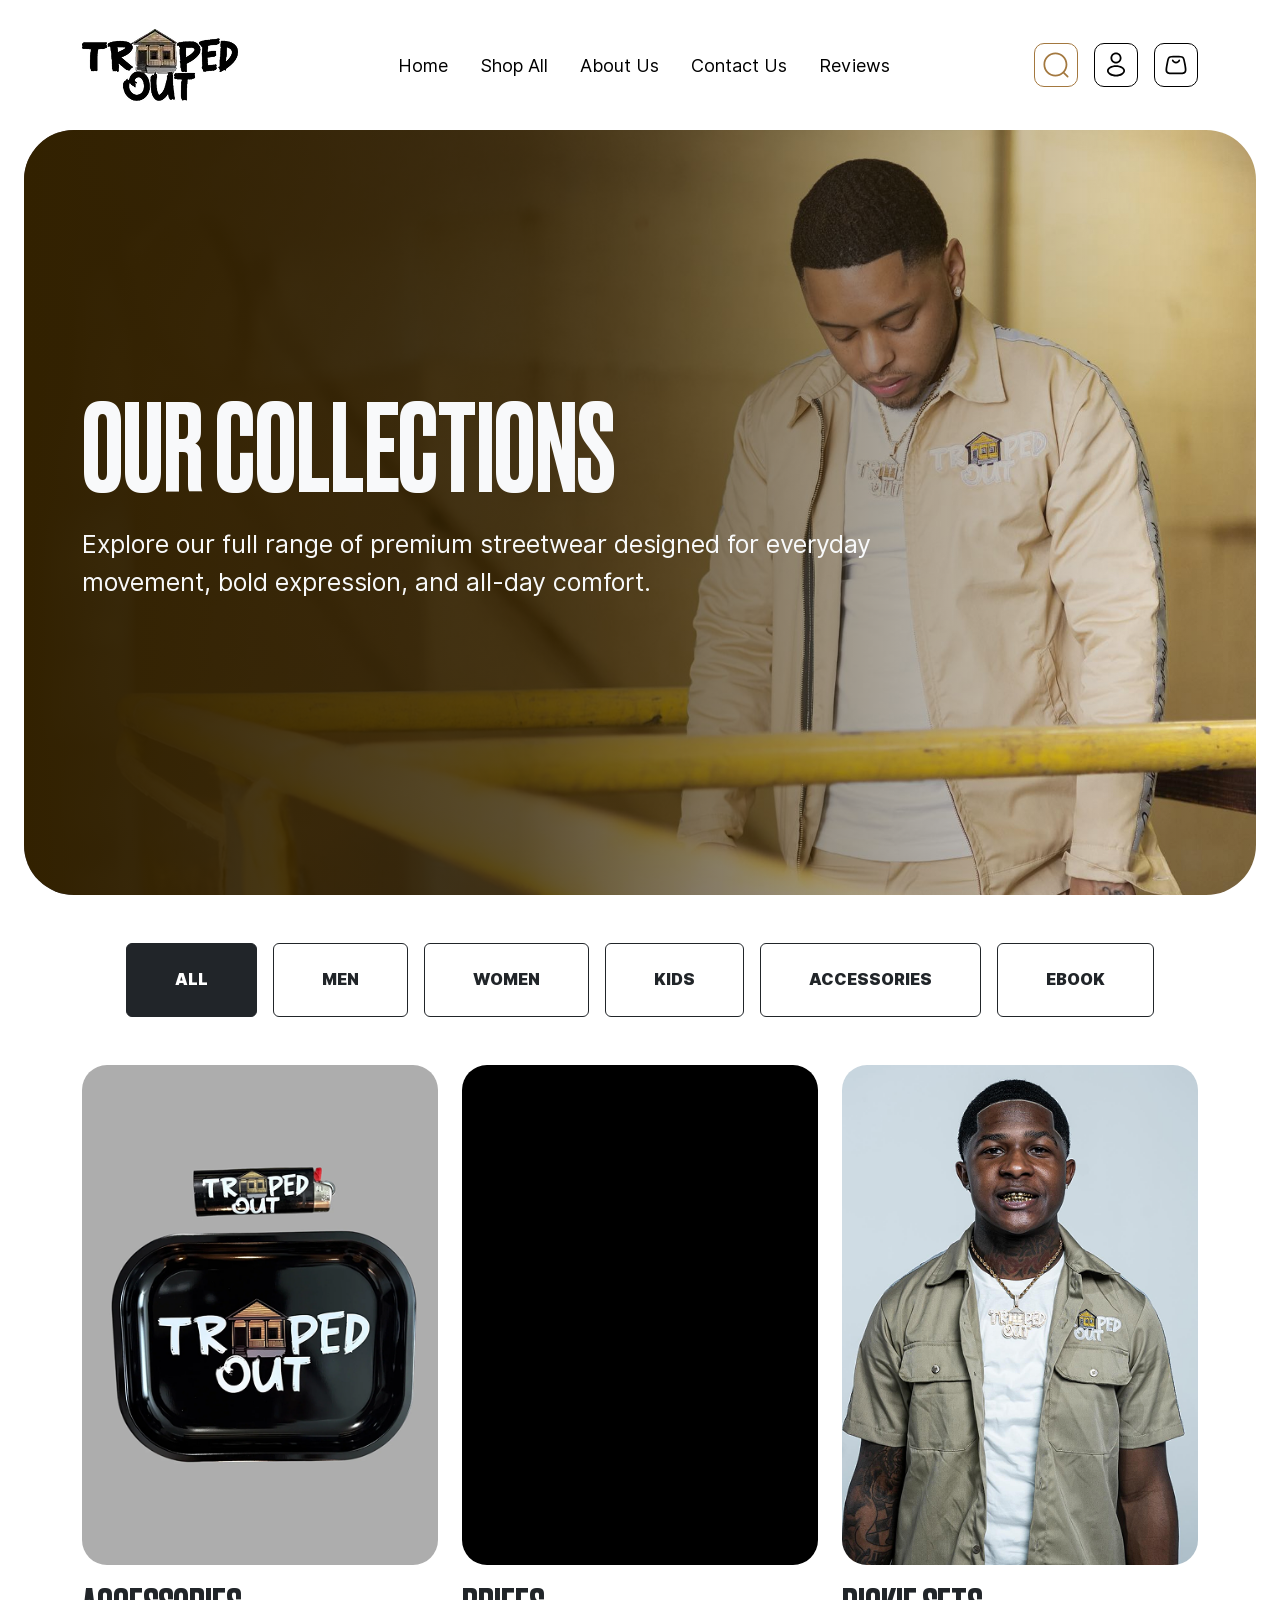
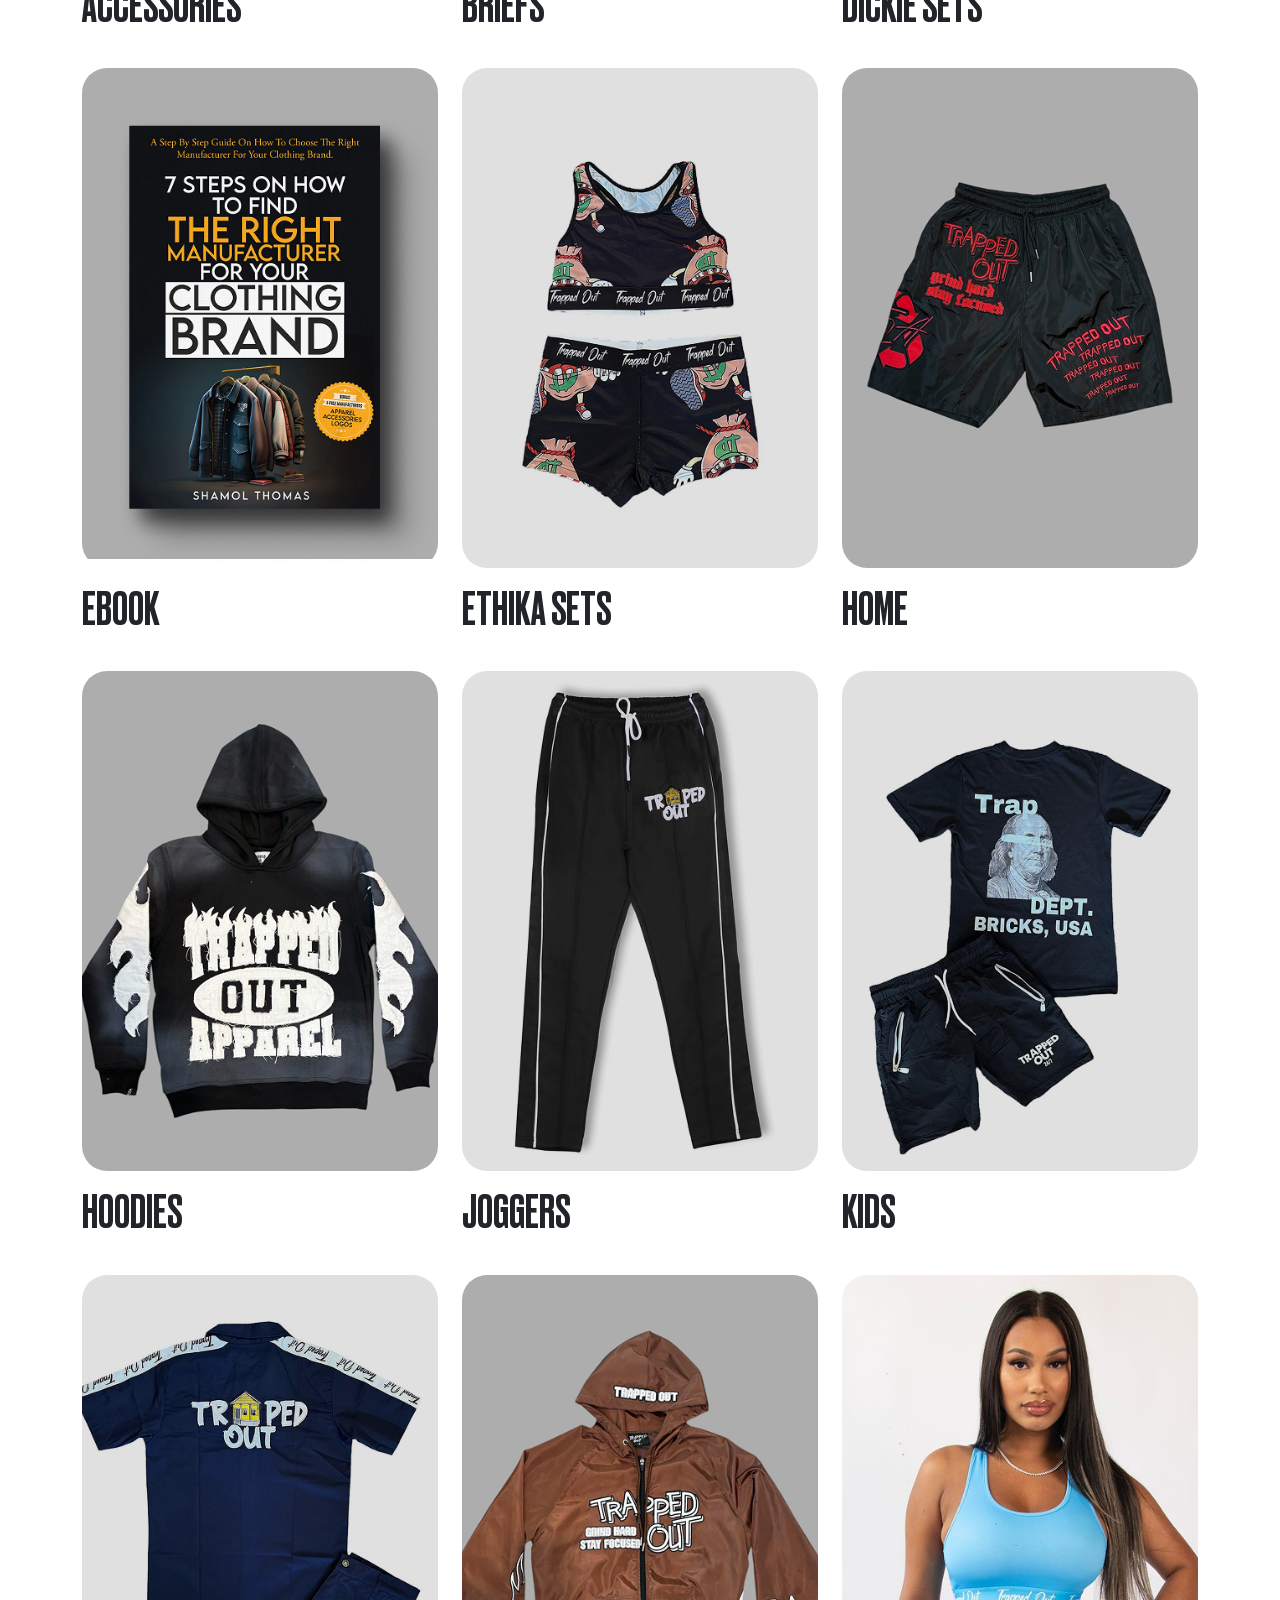
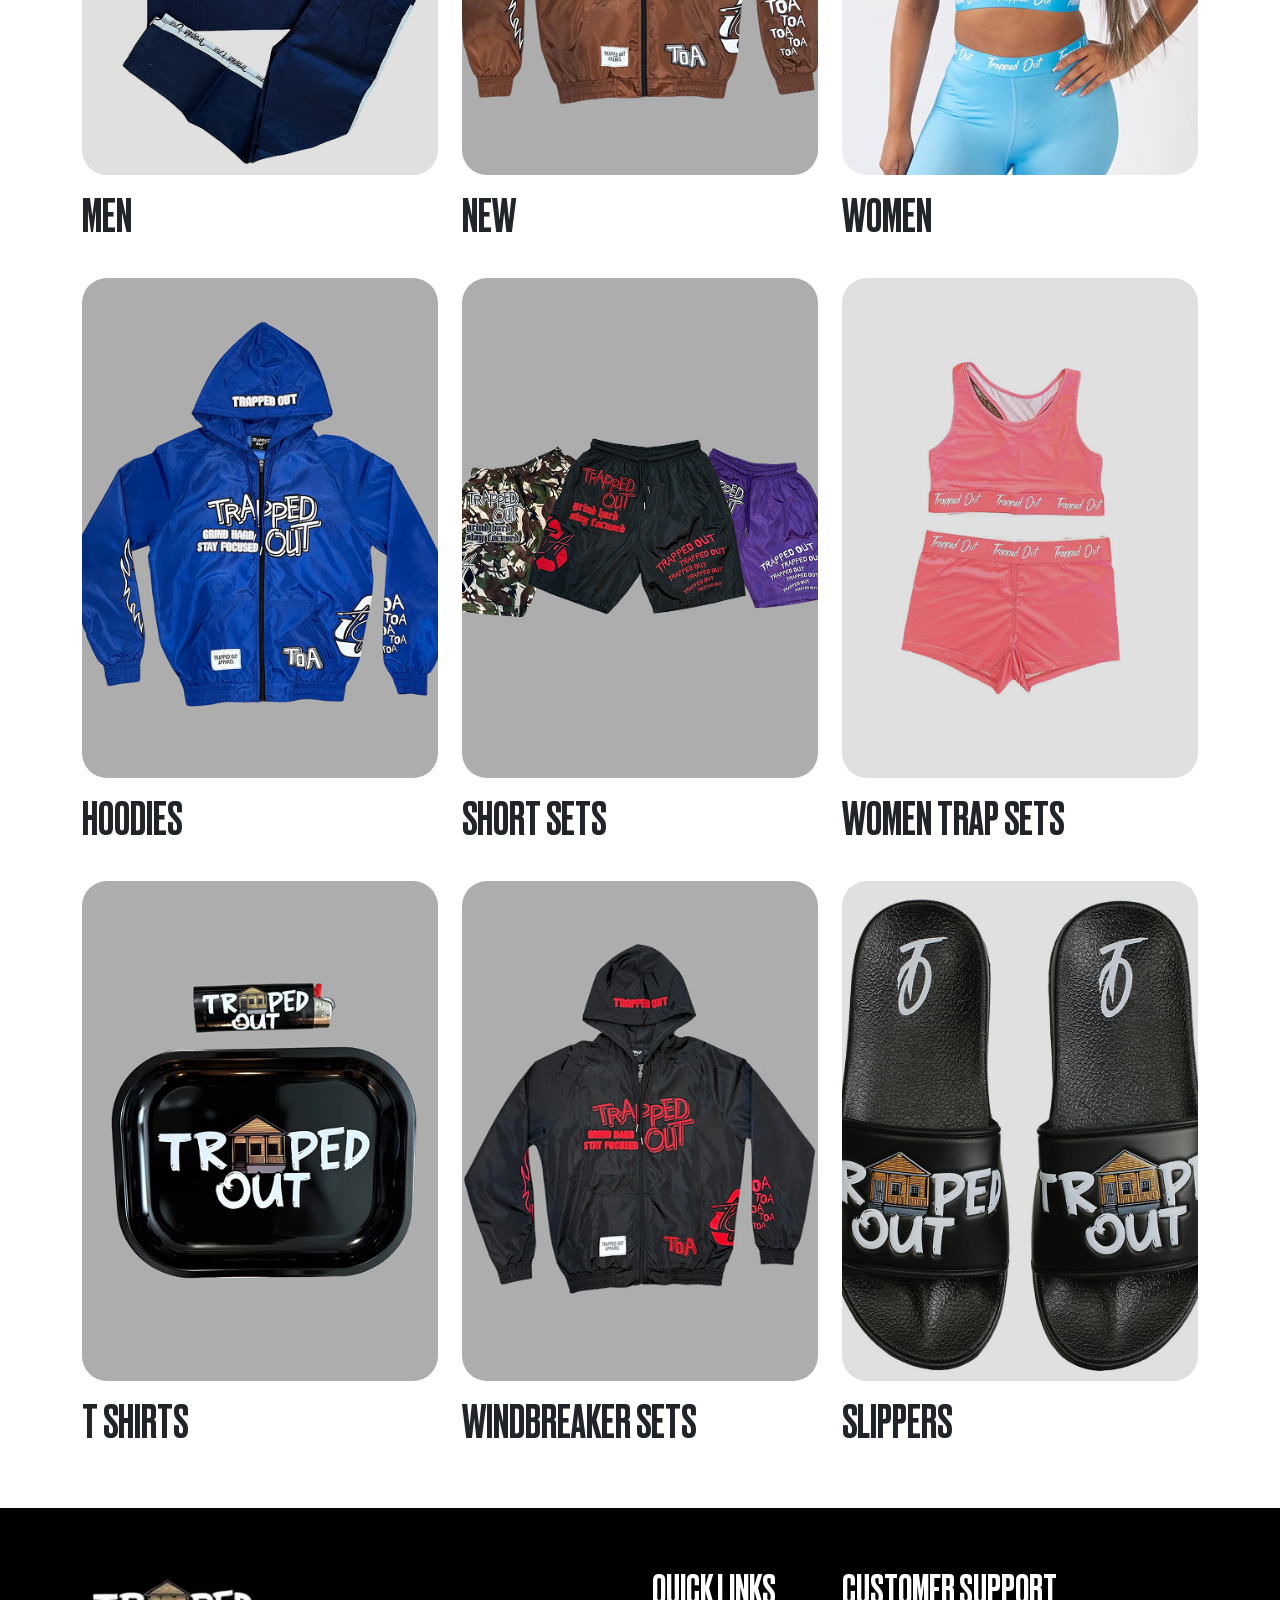
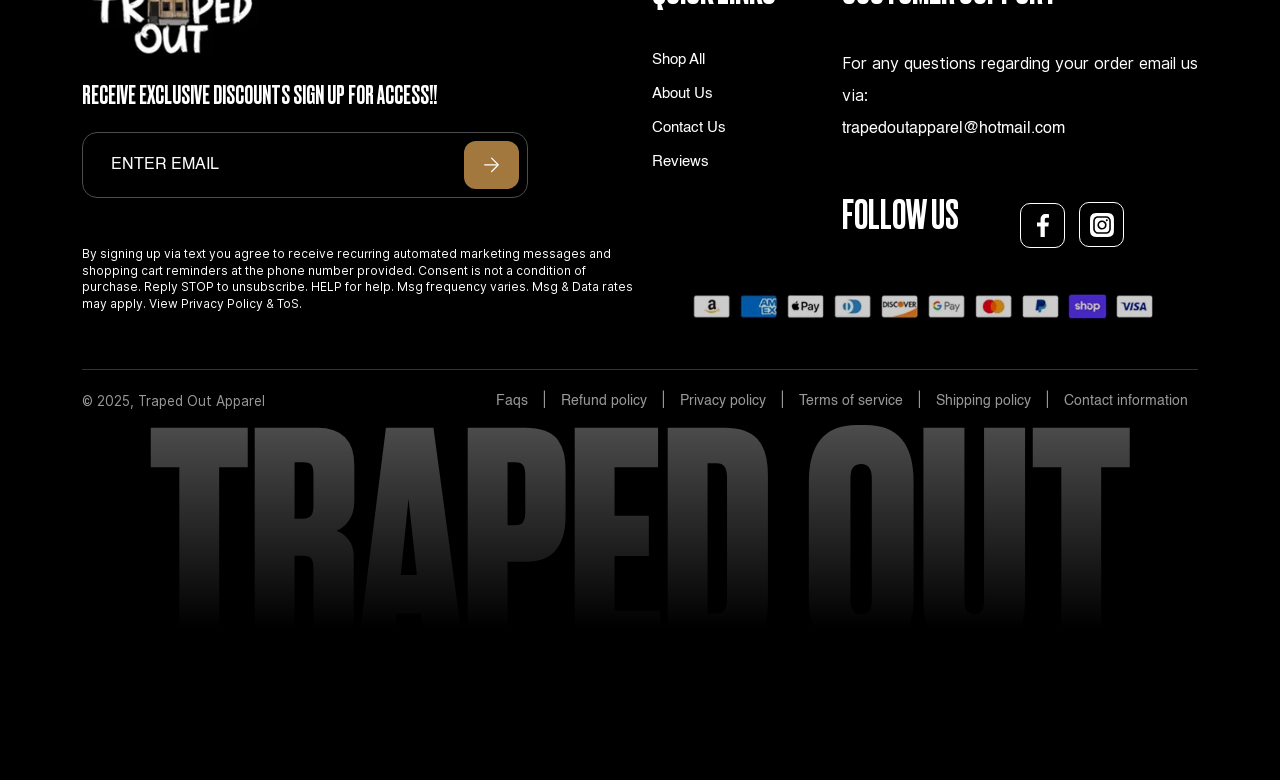
<file: ui-traped/collection.html>
<!DOCTYPE html>
<html lang="en">

<head>
    <meta charset="UTF-8">
    <meta name="viewport" content="width=device-width, initial-scale=1.0">
    <title>Traped Out || Contact</title>
    <link rel="stylesheet" href=".//assets/css/bootstrap-min.css">
    <link rel="stylesheet" href=".//assets/css/swiper.css">
    <link rel="stylesheet" href=".//assets/css/style.css">
    <link rel="stylesheet" href=".//assets/css/responsive-style.css">
    <link rel="shortcut icon" href="./assets/images/logo/fav-icon.avif" type="image/x-icon">
</head>

<body>

    <!-- header -->
    <nav class="trap-nav navbar navbar-expand-lg my-3">
        <div class="container">
            <a class="navbar-brand" href="#">
                <img src="./assets/images/logo/logo.webp" alt="" srcset="" width="156px" height="72px">
            </a>
            <button class="navbar-toggler" type="button" data-bs-toggle="collapse"
                data-bs-target="#navbarSupportedContent" aria-controls="navbarSupportedContent" aria-expanded="false"
                aria-label="Toggle navigation">
                <span class="navbar-toggler-icon"></span>
            </button>
            <div class="collapse navbar-collapse" id="navbarSupportedContent">
                <ul class="navbar-nav mx-auto mb-2 mb-lg-0 gap-3">
                    <li class="nav-item">
                        <a class="nav-link active" aria-current="page" href="#">Home</a>
                    </li>
                    <li class="nav-item">
                        <a class="nav-link active" aria-current="page" href="#">Shop All</a>
                    </li>
                    <li class="nav-item">
                        <a class="nav-link active" aria-current="page" href="#">About Us</a>
                    </li>
                    <li class="nav-item">
                        <a class="nav-link active" aria-current="page" href="#">Contact Us</a>
                    </li>
                    <li class="nav-item">
                        <a class="nav-link active" aria-current="page" href="#">Reviews</a>
                    </li>
                </ul>
                <div class="Nav-Icons d-flex justify-sm-content-between gap-3">
                    <div class="users search">

                        <svg width="28" height="28" viewBox="0 0 28 28" fill="none" xmlns="http://www.w3.org/2000/svg">
                            <path fill-rule="evenodd" clip-rule="evenodd"
                                d="M13.4168 3.20833C7.77892 3.20833 3.2085 7.77876 3.2085 13.4167C3.2085 19.0546 7.77892 23.625 13.4168 23.625C19.0547 23.625 23.6252 19.0546 23.6252 13.4167C23.6252 7.77876 19.0547 3.20833 13.4168 3.20833ZM1.4585 13.4167C1.4585 6.81226 6.81242 1.45833 13.4168 1.45833C20.0212 1.45833 25.3752 6.81226 25.3752 13.4167C25.3752 16.4039 24.2798 19.1354 22.4688 21.2312L26.2856 25.0479C26.6273 25.3897 26.6273 25.9437 26.2856 26.2854C25.9438 26.6271 25.3898 26.6271 25.0481 26.2854L21.2314 22.4687C19.1355 24.2796 16.4041 25.375 13.4168 25.375C6.81242 25.375 1.4585 20.0211 1.4585 13.4167Z"
                                fill="#A3783F" />
                        </svg>

                    </div>
                    <div class="users">
                        <svg width="28" height="28" viewBox="0 0 28 28" fill="none" xmlns="http://www.w3.org/2000/svg">
                            <path fill-rule="evenodd" clip-rule="evenodd"
                                d="M14.0002 1.45833C10.9396 1.45833 8.4585 3.93942 8.4585 7C8.4585 10.0606 10.9396 12.5417 14.0002 12.5417C17.0607 12.5417 19.5418 10.0606 19.5418 7C19.5418 3.93942 17.0607 1.45833 14.0002 1.45833ZM10.2085 7C10.2085 4.90592 11.9061 3.20833 14.0002 3.20833C16.0942 3.20833 17.7918 4.90592 17.7918 7C17.7918 9.09408 16.0942 10.7917 14.0002 10.7917C11.9061 10.7917 10.2085 9.09408 10.2085 7Z"
                                fill="black" />
                            <path fill-rule="evenodd" clip-rule="evenodd"
                                d="M14.0002 14.2917C11.6209 14.2917 9.42393 14.8409 7.79134 15.7738C6.18349 16.6926 4.9585 18.0952 4.9585 19.8333C4.9585 21.5715 6.18349 22.9741 7.79134 23.8929C9.42393 24.8258 11.6209 25.375 14.0002 25.375C16.3794 25.375 18.5764 24.8258 20.209 23.8929C21.8168 22.9741 23.0418 21.5715 23.0418 19.8333C23.0418 18.0952 21.8168 16.6926 20.209 15.7738C18.5764 14.8409 16.3794 14.2917 14.0002 14.2917ZM6.7085 19.8333C6.7085 18.9942 7.31167 18.0634 8.65958 17.2932C9.98273 16.5371 11.8691 16.0417 14.0002 16.0417C16.1313 16.0417 18.0176 16.5371 19.3407 17.2932C20.6887 18.0634 21.2918 18.9942 21.2918 19.8333C21.2918 20.6725 20.6887 21.6032 19.3407 22.3734C18.0176 23.1295 16.1313 23.625 14.0002 23.625C11.8691 23.625 9.98273 23.1295 8.65958 22.3734C7.31167 21.6032 6.7085 20.6725 6.7085 19.8333Z"
                                fill="black" />
                        </svg>
                    </div>
                    <div class="users">

                        <svg width="28" height="28" viewBox="0 0 28 28" fill="none" xmlns="http://www.w3.org/2000/svg">
                            <path fill-rule="evenodd" clip-rule="evenodd"
                                d="M10.4079 8.50835C10.8635 8.34731 11.3634 8.58612 11.5244 9.04174C11.8852 10.0625 12.8587 10.7917 14.0003 10.7917C15.1419 10.7917 16.1154 10.0625 16.4762 9.04174C16.6372 8.58612 17.1371 8.34731 17.5927 8.50835C18.0484 8.66939 18.2872 9.1693 18.1261 9.62492C17.526 11.323 15.9066 12.5417 14.0003 12.5417C12.094 12.5417 10.4747 11.323 9.87448 9.62492C9.71344 9.1693 9.95225 8.66939 10.4079 8.50835ZM14.4208 6.41667H13.5794C11.6826 6.41667 10.4202 6.41978 9.46404 6.53791C8.556 6.65011 8.13744 6.84516 7.84372 7.08893C7.55 7.3327 7.28114 7.70814 7.00353 8.57996C6.71121 9.49794 6.4755 10.7382 6.12595 12.6025C5.63597 15.2157 5.30747 16.9906 5.24911 18.3276C5.19287 19.6162 5.40881 20.164 5.712 20.5294C6.0152 20.8947 6.51385 21.2079 7.79079 21.3901C9.11556 21.5791 10.9206 21.5833 13.5794 21.5833H14.4208C17.0795 21.5833 18.8846 21.5791 20.2094 21.3901C21.4863 21.2079 21.985 20.8947 22.2882 20.5294C22.5914 20.164 22.8073 19.6162 22.7511 18.3276C22.6927 16.9906 22.3642 15.2157 21.8742 12.6025C21.5247 10.7382 21.2889 9.49794 20.9966 8.57996C20.719 7.70814 20.4502 7.3327 20.1564 7.08893C19.8627 6.84516 19.4442 6.65011 18.5361 6.53791C17.58 6.41978 16.3175 6.41667 14.4208 6.41667ZM6.7261 5.74229C5.43006 6.81792 5.08868 8.6386 4.40592 12.28C3.44584 17.4004 2.96581 19.9606 4.36536 21.647C5.76492 23.3333 8.36975 23.3333 13.5794 23.3333H14.4208C19.6304 23.3333 22.2352 23.3333 23.6348 21.647C25.0344 19.9606 24.5543 17.4004 23.5942 12.28C22.9115 8.6386 22.5701 6.81792 21.2741 5.74229C19.978 4.66667 18.1256 4.66667 14.4208 4.66667H13.5794C9.87457 4.66667 8.02215 4.66667 6.7261 5.74229Z"
                                fill="black" />
                        </svg>

                    </div>
                </div>
            </div>
        </div>
    </nav>
    <!-- header end -->


    <!-- hero banner -->

    <section class="collection-hero position-relative mx-4 overflow-hidden"
        style=" background: url(./assets/images/collection-banner.jpg) center / cover no-repeat;">
        <div class="ex-wrapper">
            <div class="collection-hero-wrapper h-100 container d-flex align-items-center">
                <div class="collection-hero-content">
                    <h1 class="text-light w-50">Our Collections</h1>
                    <p class="mt-3 mb-4 text-light w-75">Explore our full range of premium streetwear designed for
                        everyday movement, bold expression, and all-day comfort.</p>

                </div>
            </div>
        </div>
    </section>

    <!-- hero banner end -->


    <!--collections-->


    <section class="collection">

        <div class="container mt-5">

            <div class="d-flex flex-wrap gap-3 justify-content-center">

                <button class="btn btn-dark px-5 py-4 fw-semibold">
                    ALL
                </button>

                <button class="btn btn-outline-dark px-5 py-4 fw-semibold">
                    MEN
                </button>

                <button class="btn btn-outline-dark px-5 py-4 fw-semibold">
                    WOMEN
                </button>

                <button class="btn btn-outline-dark px-5 py-4 fw-semibold">
                    KIDS
                </button>

                <button class="btn btn-outline-dark px-5 py-4 fw-semibold">
                    ACCESSORIES
                </button>

                <button class="btn btn-outline-dark px-5 py-4 fw-semibold">
                    EBOOK
                </button>

            </div>

        </div>

        </div>

        <div class="container py-5 collection-list">

            <div class="row justify-content-start g-4">

                <!-- CARD 1 -->

                <div class="col-md-4">
                    <img src="./assets/images/accessories.png" class="collection-img">
                    <h4 class="collection-title mt-3">Accessories</h4>
                </div>

                <!-- CARD 2 -->

                <div class="col-md-4">
                    <img src="./assets/images/black.png" class="collection-img">
                    <h4 class="collection-title mt-3">Briefs</h4>
                </div>

                <!-- CARD 3 -->

                <div class="col-md-4">
                    <img src="./assets/images/Dickie Sets.png" class="collection-img">
                    <h4 class="collection-title mt-3">Dickie Sets</h4>
                </div>

                <!-- CARD 4 -->

                <div class="col-md-4">
                    <img src="./assets/images/ebook.png" class="collection-img">
                    <h4 class="collection-title mt-3">Ebook</h4>
                </div>

                <div class="col-md-4">
                    <img src="./assets/images/Ethika Sets.png" class="collection-img">
                    <h4 class="collection-title mt-3">Ethika Sets
                    </h4>
                </div>

                <div class="col-md-4">
                    <img src="./assets/images/home.png" class="collection-img">
                    <h4 class="collection-title mt-3">Home</h4>
                </div>

                <div class="col-md-4">
                    <img src="./assets/images/hoodies.png" class="collection-img">
                    <h4 class="collection-title mt-3">Hoodies</h4>
                </div>

                <div class="col-md-4">
                    <img src="./assets/images/joggers.png" class="collection-img">
                    <h4 class="collection-title mt-3">Joggers</h4>
                </div>

                <div class="col-md-4">
                    <img src="./assets/images/kids.png" class="collection-img">
                    <h4 class="collection-title mt-3">Kids</h4>
                </div>

                <div class="col-md-4">
                    <img src="./assets/images/men.png" class="collection-img">
                    <h4 class="collection-title mt-3">Men</h4>
                </div>

                <div class="col-md-4">
                    <img src="./assets/images/new.png" class="collection-img">
                    <h4 class="collection-title mt-3">New</h4>
                </div>

                <div class="col-md-4">
                    <img src="./assets/images/women.png" class="collection-img">
                    <h4 class="collection-title mt-3">Women</h4>
                </div>

                <div class="col-md-4">
                    <img src="./assets/images/hoodie.png" class="collection-img">
                    <h4 class="collection-title mt-3">Hoodies</h4>
                </div>

                <div class="col-md-4">
                    <img src="./assets/images/short seets.png" class="collection-img">
                    <h4 class="collection-title mt-3">Short Sets</h4>
                </div>

                <div class="col-md-4">
                    <img src="./assets/images/women trap set.png" class="collection-img">
                    <h4 class="collection-title mt-3">women Trap Sets</h4>
                </div>

                <div class="col-md-4">
                    <img src="./assets/images/t-shirt.png" class="collection-img">
                    <h4 class="collection-title mt-3">T Shirts</h4>
                </div>

                <div class="col-md-4">
                    <img src="./assets/images/Windbreaker Sets.png" class="collection-img">
                    <h4 class="collection-title mt-3">Windbreaker Sets</h4>
                </div>

                <div class="col-md-4">
                    <img src="./assets/images/slippers.png" class="collection-img">
                    <h4 class="collection-title mt-3">Slippers</h4>
                </div>


            </div>

        </div>


    </section>




    <!-- CTA Footer Top Section Start   -->
    <!-- Footer Section Start   -->
    <footer class="site-footer overflow-hidden">
        <div class="container">
            <div class="row gy-5">
                <!-- Logo & Newsletter -->
                <div class="col-md-6 pe-0">
                    <img src="./assets/images/logo/logo-white.webp" alt="Traped Out Logo" class="footer-logo">

                    <h3 class="newsletter-title">RECEIVE EXCLUSIVE DISCOUNTS SIGN UP FOR ACCESS!!</h3>

                    <form class="newsletter-form d-flex mb-md-5">
                        <input type="email" class="form-control me-0 bg-transparent text-white"
                            placeholder="ENTER EMAIL" aria-label="Email">
                        <button class="btn" type="submit">

                            <svg width="15" height="18" viewBox="0 0 18 18" fill="none"
                                xmlns="http://www.w3.org/2000/svg">
                                <path d="M0.774902 8.82227H16.5686" stroke="white" stroke-width="1.55"
                                    stroke-linecap="round" />
                                <path
                                    d="M9.18481 0.775391L16.6245 8.21503C16.9271 8.51769 16.9271 9.00839 16.6245 9.31105L9.18481 16.7507"
                                    stroke="white" stroke-width="1.55" stroke-linecap="round" />
                            </svg>

                        </button>
                    </form>

                    <p class="newsletter-note">
                        By signing up via text you agree to receive recurring automated marketing messages and
                        shopping
                        cart reminders at the phone number provided. Consent is not a condition of purchase. Reply
                        STOP
                        to unsubscribe. HELP for help. Msg frequency varies. Msg & Data rates may apply. View
                        Privacy
                        Policy & ToS.
                    </p>
                </div>

                <!-- Quick Links -->
                <div
                    class="col-lg-2 col-md-3 col-sm-6 quick-links-wrapper d-flex flex-column align-items-start text-start gap-4">
                    <h5>Quick Links</h5>
                    <ul class="quick-links list-unstyled">
                        <li><a href="#">Shop All</a></li>
                        <li><a href="#">About Us</a></li>
                        <li><a href="#">Contact Us</a></li>
                        <li><a href="#">Reviews</a></li>
                    </ul>
                </div>

                <!-- Customer Support -->
                <div class="col-md-4 col-sm-6 customersupport d-flex flex-column align-items-start text-start gap-4">
                    <h5>Customer Support</h5>
                    <p class="m-0 lh-lg">For any questions regarding your order email us via:
                        <br><a href="mailto:trapedoutapparel@hotmail.com">trapedoutapparel@hotmail.com</a>
                    </p>

                    <div class="mt-4 w-100 row align-items-center social-container">
                        <h5 class="mb-3 w-50">Follow Us</h5>
                        <div class="social-icons w-50">
                            <a href="#">

                                <svg width="12" height="23" viewBox="0 0 12 23" fill="none"
                                    xmlns="http://www.w3.org/2000/svg">
                                    <path
                                        d="M9.82868 3.81803H12V0.161034C10.9487 0.0521834 9.89238 -0.00155742 8.83542 3.43437e-05C5.69394 3.43437e-05 3.54572 1.90903 3.54572 5.40503V8.41802H0V12.512H3.54572V23H7.79596V12.512H11.3301L11.8614 8.41802H7.79596V5.80753C7.79596 4.60003 8.11935 3.81803 9.82868 3.81803Z"
                                        fill="white" />
                                </svg>

                            </a>
                            <a href="#">
                                <svg width="24" height="24" viewBox="0 0 24 24" fill="none"
                                    xmlns="http://www.w3.org/2000/svg">
                                    <path
                                        d="M12 9.024C11.4114 9.024 10.836 9.19854 10.3466 9.52555C9.85722 9.85255 9.47578 10.3173 9.25053 10.8611C9.02529 11.4049 8.96635 12.0033 9.08118 12.5806C9.19601 13.1579 9.47945 13.6881 9.89565 14.1044C10.3119 14.5206 10.8421 14.804 11.4194 14.9188C11.9967 15.0336 12.5951 14.9747 13.1389 14.7495C13.6827 14.5242 14.1474 14.1428 14.4745 13.6534C14.8015 13.164 14.976 12.5886 14.976 12C14.976 11.6092 14.899 11.2222 14.7495 10.8611C14.5999 10.5001 14.3807 10.172 14.1044 9.89565C13.828 9.6193 13.4999 9.40009 13.1389 9.25053C12.7778 9.10098 12.3908 9.024 12 9.024ZM23.916 6.084C23.9097 5.15731 23.739 4.23909 23.412 3.372C23.1711 2.73751 22.7985 2.16131 22.3186 1.68142C21.8387 1.20153 21.2625 0.828861 20.628 0.588C19.7609 0.260957 18.8427 0.0903131 17.916 0.0839999C16.368 -8.04663e-08 15.912 0 12 0C8.088 0 7.632 -8.04663e-08 6.084 0.0839999C5.15731 0.0903131 4.23909 0.260957 3.372 0.588C2.73751 0.828861 2.16131 1.20153 1.68142 1.68142C1.20153 2.16131 0.828861 2.73751 0.588 3.372C0.260957 4.23909 0.0903131 5.15731 0.0839999 6.084C-8.04663e-08 7.632 0 8.088 0 12C0 15.912 -8.04663e-08 16.368 0.0839999 17.916C0.0969167 18.846 0.267329 19.767 0.588 20.64C0.827794 21.2716 1.20015 21.8444 1.68 22.32C2.15783 22.8028 2.73527 23.1754 3.372 23.412C4.23909 23.739 5.15731 23.9097 6.084 23.916C7.632 24 8.088 24 12 24C15.912 24 16.368 24 17.916 23.916C18.8427 23.9097 19.7609 23.739 20.628 23.412C21.2647 23.1754 21.8422 22.8028 22.32 22.32C22.7998 21.8444 23.1722 21.2716 23.412 20.64C23.7387 19.7687 23.9093 18.8466 23.916 17.916C24 16.368 24 15.912 24 12C24 8.088 24 7.632 23.916 6.084ZM20.868 15.684C20.8295 16.4245 20.6714 17.1539 20.4 17.844C20.167 18.4196 19.8207 18.9425 19.3816 19.3816C18.9425 19.8207 18.4196 20.167 17.844 20.4C17.1474 20.6563 16.4139 20.7981 15.672 20.82C14.724 20.82 14.472 20.82 12 20.82C9.528 20.82 9.276 20.82 8.328 20.82C7.58608 20.7981 6.85259 20.6563 6.156 20.4C5.56092 20.1789 5.02353 19.8261 4.584 19.368C4.1492 18.9375 3.81341 18.4174 3.6 17.844C3.34267 17.1481 3.20473 16.4138 3.192 15.672C3.192 14.724 3.192 14.472 3.192 12C3.192 9.528 3.192 9.276 3.192 8.328C3.20473 7.58619 3.34267 6.85186 3.6 6.156C3.82114 5.56092 4.17393 5.02353 4.632 4.584C5.0644 4.15155 5.58392 3.81611 6.156 3.6C6.85259 3.34369 7.58608 3.20185 8.328 3.18C9.276 3.18 9.528 3.18 12 3.18C14.472 3.18 14.724 3.18 15.672 3.18C16.4139 3.20185 17.1474 3.34369 17.844 3.6C18.4391 3.82114 18.9765 4.17393 19.416 4.632C19.8508 5.0625 20.1866 5.58256 20.4 6.156C20.6563 6.85259 20.7981 7.58608 20.82 8.328C20.82 9.276 20.82 9.528 20.82 12C20.82 14.472 20.904 14.724 20.868 15.672V15.684ZM18.948 6.756C18.8051 6.36838 18.5799 6.01637 18.2877 5.72426C17.9956 5.43214 17.6436 5.20688 17.256 5.064C16.7238 4.87951 16.1632 4.79015 15.6 4.8C14.664 4.8 14.4 4.8 12 4.8C9.6 4.8 9.336 4.8 8.4 4.8C7.83392 4.80553 7.27328 4.91116 6.744 5.112C6.36232 5.24839 6.01403 5.46446 5.7223 5.74584C5.43057 6.02723 5.20207 6.36749 5.052 6.744C4.87773 7.27844 4.79259 7.83791 4.8 8.4C4.8 9.336 4.8 9.6 4.8 12C4.8 14.4 4.8 14.664 4.8 15.6C4.8119 16.1654 4.91732 16.725 5.112 17.256C5.25488 17.6436 5.48014 17.9956 5.77226 18.2877C6.06437 18.5799 6.41638 18.8051 6.804 18.948C7.316 19.1363 7.85478 19.2416 8.4 19.26C9.336 19.26 9.6 19.26 12 19.26C14.4 19.26 14.664 19.26 15.6 19.26C16.1661 19.2545 16.7267 19.1488 17.256 18.948C17.6436 18.8051 17.9956 18.5799 18.2877 18.2877C18.5799 17.9956 18.8051 17.6436 18.948 17.256C19.1488 16.7267 19.2545 16.1661 19.26 15.6C19.26 14.664 19.26 14.4 19.26 12C19.26 9.6 19.26 9.336 19.26 8.4C19.2603 7.83336 19.1545 7.27167 18.948 6.744V6.756ZM12 16.584C11.3986 16.584 10.8031 16.4653 10.2476 16.2348C9.69211 16.0043 9.18756 15.6665 8.76286 15.2407C8.33815 14.8148 8.00163 14.3094 7.77257 13.7533C7.54352 13.1972 7.42642 12.6014 7.428 12C7.428 11.0929 7.69716 10.2061 8.20138 9.45202C8.70561 8.69793 9.42225 8.1104 10.2606 7.7638C11.0989 7.4172 12.0212 7.32713 12.9107 7.50498C13.8003 7.68283 14.617 8.1206 15.2576 8.76289C15.8982 9.40517 16.3339 10.2231 16.5094 11.1131C16.6849 12.0031 16.5924 12.9251 16.2436 13.7626C15.8948 14.6 15.3054 15.315 14.55 15.8173C13.7946 16.3195 12.9071 16.5864 12 16.584ZM16.8 8.316C16.5347 8.28792 16.2892 8.16267 16.1108 7.96437C15.9324 7.76606 15.8337 7.50875 15.8337 7.242C15.8337 6.97525 15.9324 6.71794 16.1108 6.51964C16.2892 6.32134 16.5347 6.19608 16.8 6.168C17.0653 6.19608 17.3108 6.32134 17.4892 6.51964C17.6676 6.71794 17.7663 6.97525 17.7663 7.242C17.7663 7.50875 17.6676 7.76606 17.4892 7.96437C17.3108 8.16267 17.0653 8.28792 16.8 8.316Z"
                                        fill="white" />
                                </svg>
                            </a>
                        </div>
                    </div>
                    <!-- Payment Icons -->
                    <div class="col-lg-3 text-lg-end Payment">
                        <div class="payment-icons mt-4 mt-lg-0">
                            <img src="./assets/images/payment.webp" alt="Amex">
                        </div>
                    </div>
                </div>
            </div>

            <!-- Bottom Bar -->
            <div class="footer-bottom text-center text-md-start">
                <div class="row align-items-center">
                    <div class="col-md-4">
                        © 2025, Traped Out Apparel
                    </div>
                    <div class="col-md-8 text-md-end">
                        <div class="footer-bottom-links">
                            <a href="#">Faqs</a> |
                            <a href="#">Refund policy</a> |
                            <a href="#">Privacy policy</a> |
                            <a href="#">Terms of service</a> |
                            <a href="#">Shipping policy</a> |
                            <a href="#">Contact information</a>
                        </div>
                    </div>
                </div>
            </div>
        </div>
        <div class="footer-text-wrapper h-25 overflow-hidden">
            <h1 class="footerBottomHeading text-center">Traped Out</h1>
        </div>
    </footer>
    <!-- Footer Section End   -->
    <script src="./assets/js/bootstrap-min.js"></script>
    <script src="./assets/js/swiper.js"></script>
    <script src="./assets/js/script.js"></script>
    </main>


</body>

</html>
</file>
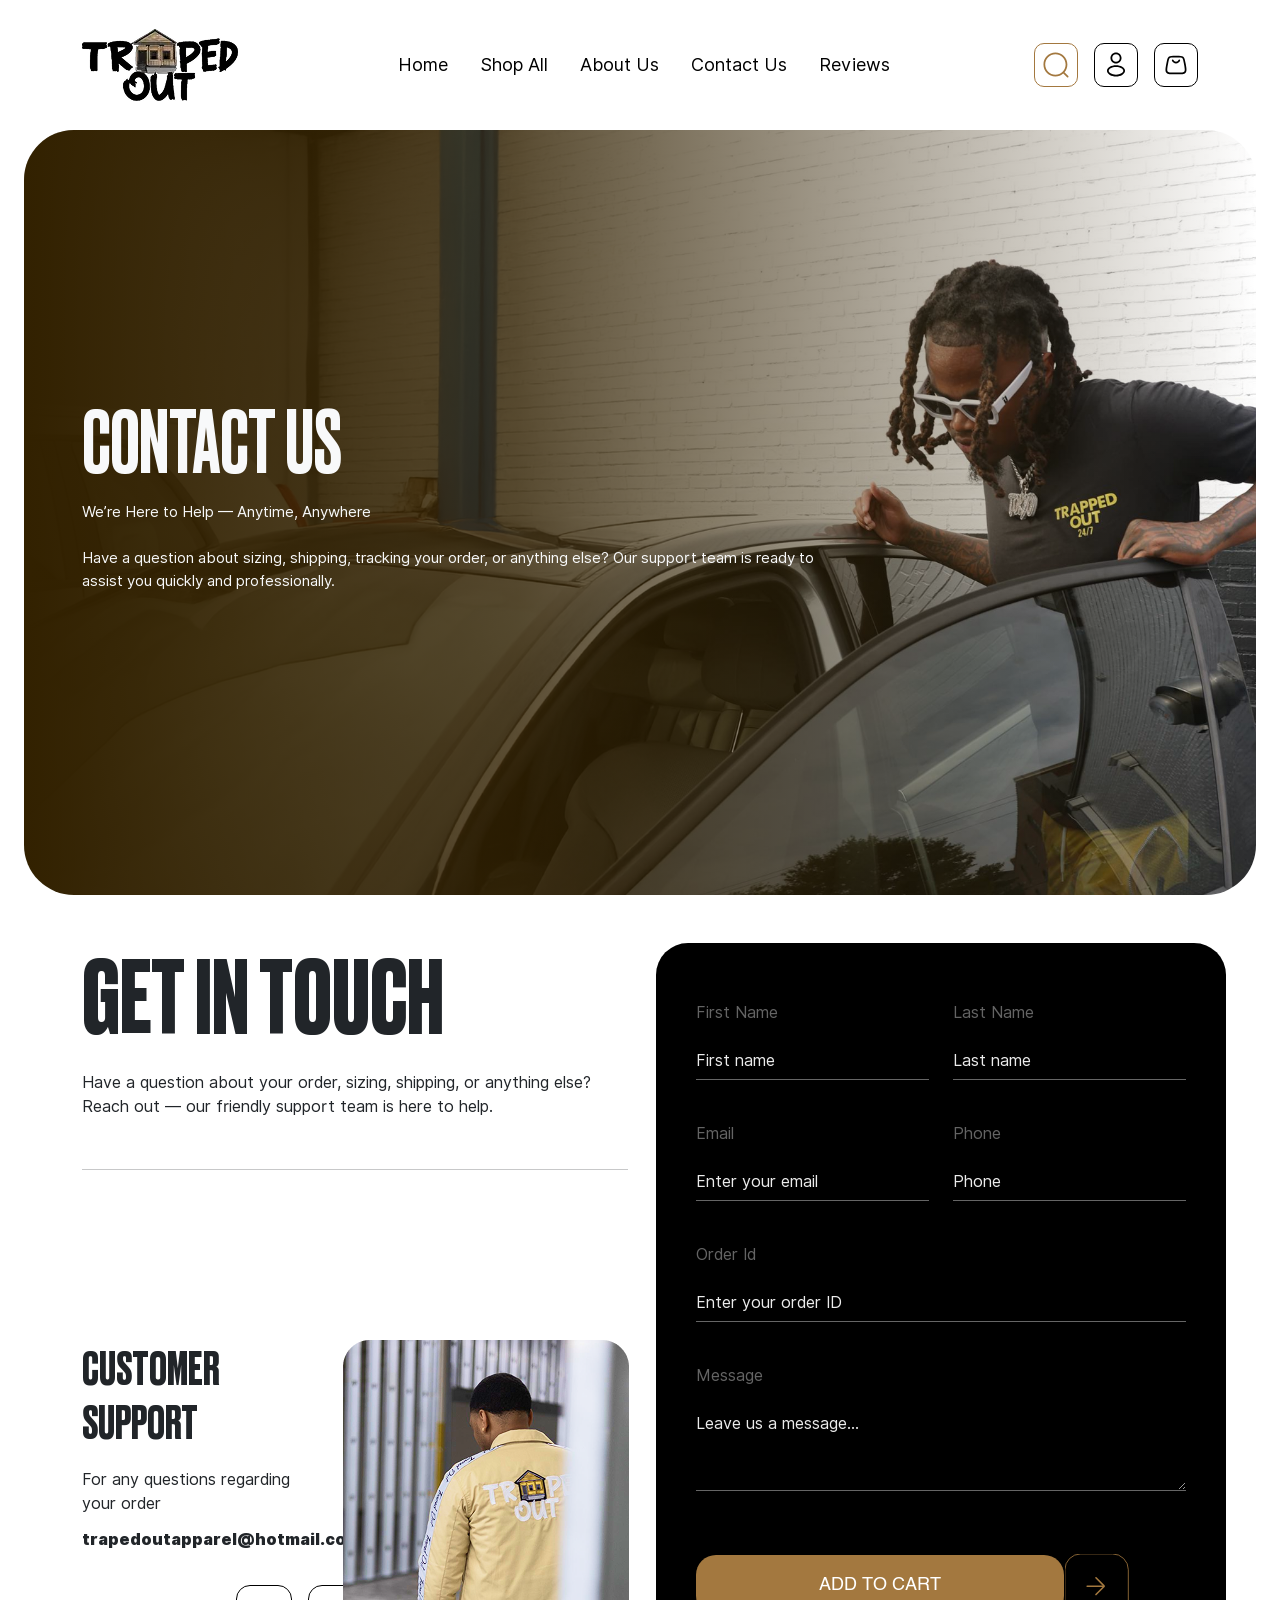
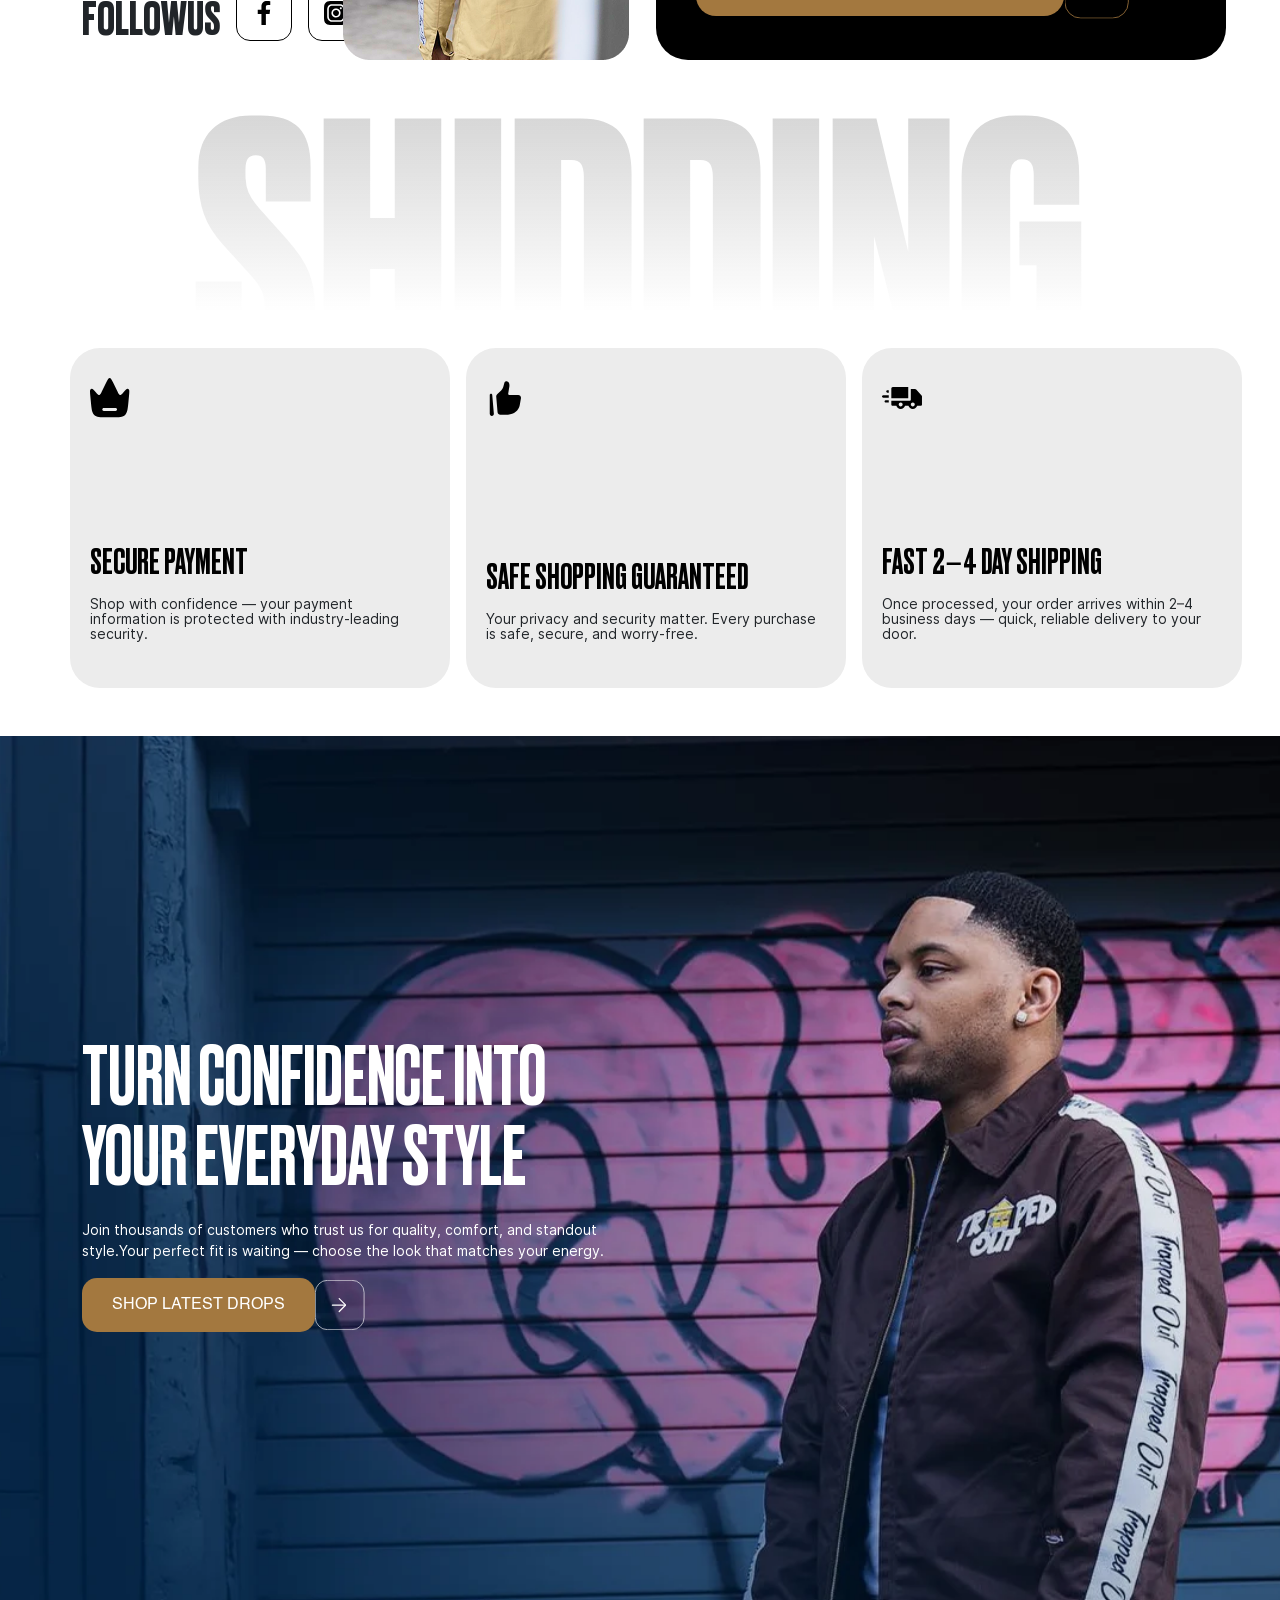
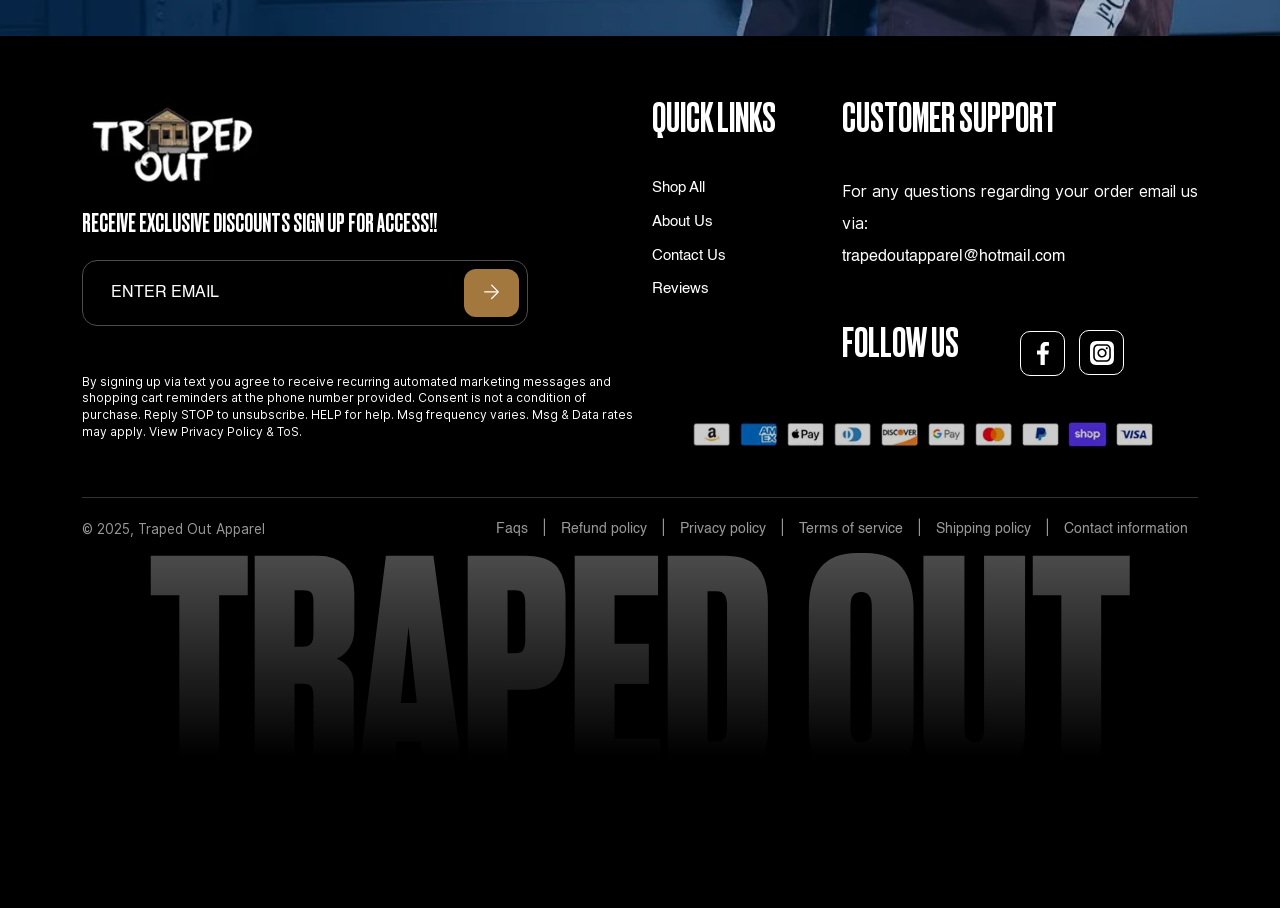
<file: ui-traped/contact.html>
<!DOCTYPE html>
<html lang="en">

<head>
    <meta charset="UTF-8">
    <meta name="viewport" content="width=device-width, initial-scale=1.0">
    <title>Traped Out || Contact</title>
    <link rel="stylesheet" href=".//assets/css/bootstrap-min.css">
    <link rel="stylesheet" href=".//assets/css/swiper.css">
    <link rel="stylesheet" href=".//assets/css/style.css">
    <link rel="stylesheet" href=".//assets/css/responsive-style.css">
    <link rel="shortcut icon" href="./assets/images/logo/fav-icon.avif" type="image/x-icon">
</head>

<body>
    <main class="contactus">
        <!-- header -->
        <nav class="trap-nav navbar navbar-expand-lg my-3">
            <div class="container">
                <!-- mobile btn -->
                <button class="navbar-toggler" type="button" data-bs-toggle="offcanvas" data-bs-target="#mobileMenu">
                    <span class="navbar-toggler-icon"></span>
                </button>
                <!-- Desk Logo -->
                <a class="navbar-brand" href="/">
                    <img src="./assets/images/logo/logo.webp" alt="" srcset="" width="156px" height="72px">
                </a>
                <!-- Cart Icon -->
                <div class="cart-Icon-on-mobile">
                    <svg width="28" height="28" viewBox="0 0 28 28" fill="none" xmlns="http://www.w3.org/2000/svg">
                        <path fill-rule="evenodd" clip-rule="evenodd"
                            d="M10.4079 8.50835C10.8635 8.34731 11.3634 8.58612 11.5244 9.04174C11.8852 10.0625 12.8587 10.7917 14.0003 10.7917C15.1419 10.7917 16.1154 10.0625 16.4762 9.04174C16.6372 8.58612 17.1371 8.34731 17.5927 8.50835C18.0484 8.66939 18.2872 9.1693 18.1261 9.62492C17.526 11.323 15.9066 12.5417 14.0003 12.5417C12.094 12.5417 10.4747 11.323 9.87448 9.62492C9.71344 9.1693 9.95225 8.66939 10.4079 8.50835ZM14.4208 6.41667H13.5794C11.6826 6.41667 10.4202 6.41978 9.46404 6.53791C8.556 6.65011 8.13744 6.84516 7.84372 7.08893C7.55 7.3327 7.28114 7.70814 7.00353 8.57996C6.71121 9.49794 6.4755 10.7382 6.12595 12.6025C5.63597 15.2157 5.30747 16.9906 5.24911 18.3276C5.19287 19.6162 5.40881 20.164 5.712 20.5294C6.0152 20.8947 6.51385 21.2079 7.79079 21.3901C9.11556 21.5791 10.9206 21.5833 13.5794 21.5833H14.4208C17.0795 21.5833 18.8846 21.5791 20.2094 21.3901C21.4863 21.2079 21.985 20.8947 22.2882 20.5294C22.5914 20.164 22.8073 19.6162 22.7511 18.3276C22.6927 16.9906 22.3642 15.2157 21.8742 12.6025C21.5247 10.7382 21.2889 9.49794 20.9966 8.57996C20.719 7.70814 20.4502 7.3327 20.1564 7.08893C19.8627 6.84516 19.4442 6.65011 18.5361 6.53791C17.58 6.41978 16.3175 6.41667 14.4208 6.41667ZM6.7261 5.74229C5.43006 6.81792 5.08868 8.6386 4.40592 12.28C3.44584 17.4004 2.96581 19.9606 4.36536 21.647C5.76492 23.3333 8.36975 23.3333 13.5794 23.3333H14.4208C19.6304 23.3333 22.2352 23.3333 23.6348 21.647C25.0344 19.9606 24.5543 17.4004 23.5942 12.28C22.9115 8.6386 22.5701 6.81792 21.2741 5.74229C19.978 4.66667 18.1256 4.66667 14.4208 4.66667H13.5794C9.87457 4.66667 8.02215 4.66667 6.7261 5.74229Z"
                            fill="black" />
                    </svg>
                </div>
                <!-- menu -->
                <div class="offcanvas offcanvas-start" tabindex="-1" id="mobileMenu">
                    <div class="offcanvas-header">
                        <button type="button" class="btn-close" data-bs-dismiss="offcanvas"></button>
                    </div>

                    <div class="offcanvas-body ">
                        <ul class="navbar-nav mx-auto mb-2 mb-lg-0 gap-3">
                            <li class="nav-item">
                                <a class="nav-link active" aria-current="page" href="./index.html">Home</a>
                            </li>
                            <li class="nav-item">
                                <a class="nav-link active" aria-current="page" href="./shopall.html">Shop All</a>
                            </li>
                            <li class="nav-item">
                                <a class="nav-link active" aria-current="page" href="./about.html">About Us</a>
                            </li>
                            <li class="nav-item">
                                <a class="nav-link active" aria-current="page" href="./contact.html">Contact Us</a>
                            </li>
                            <li class="nav-item">
                                <a class="nav-link active" aria-current="page" href="./reviews.html">Reviews</a>
                            </li>
                        </ul>
                        <div class="Nav-Icons d-flex justify-sm-content-between gap-3">
                            <div class="users search">

                                <svg width="28" height="28" viewBox="0 0 28 28" fill="none"
                                    xmlns="http://www.w3.org/2000/svg">
                                    <path fill-rule="evenodd" clip-rule="evenodd"
                                        d="M13.4168 3.20833C7.77892 3.20833 3.2085 7.77876 3.2085 13.4167C3.2085 19.0546 7.77892 23.625 13.4168 23.625C19.0547 23.625 23.6252 19.0546 23.6252 13.4167C23.6252 7.77876 19.0547 3.20833 13.4168 3.20833ZM1.4585 13.4167C1.4585 6.81226 6.81242 1.45833 13.4168 1.45833C20.0212 1.45833 25.3752 6.81226 25.3752 13.4167C25.3752 16.4039 24.2798 19.1354 22.4688 21.2312L26.2856 25.0479C26.6273 25.3897 26.6273 25.9437 26.2856 26.2854C25.9438 26.6271 25.3898 26.6271 25.0481 26.2854L21.2314 22.4687C19.1355 24.2796 16.4041 25.375 13.4168 25.375C6.81242 25.375 1.4585 20.0211 1.4585 13.4167Z"
                                        fill="#A3783F" />
                                </svg>

                            </div>
                            <div class="users">
                                <svg width="28" height="28" viewBox="0 0 28 28" fill="none"
                                    xmlns="http://www.w3.org/2000/svg">
                                    <path fill-rule="evenodd" clip-rule="evenodd"
                                        d="M14.0002 1.45833C10.9396 1.45833 8.4585 3.93942 8.4585 7C8.4585 10.0606 10.9396 12.5417 14.0002 12.5417C17.0607 12.5417 19.5418 10.0606 19.5418 7C19.5418 3.93942 17.0607 1.45833 14.0002 1.45833ZM10.2085 7C10.2085 4.90592 11.9061 3.20833 14.0002 3.20833C16.0942 3.20833 17.7918 4.90592 17.7918 7C17.7918 9.09408 16.0942 10.7917 14.0002 10.7917C11.9061 10.7917 10.2085 9.09408 10.2085 7Z"
                                        fill="black" />
                                    <path fill-rule="evenodd" clip-rule="evenodd"
                                        d="M14.0002 14.2917C11.6209 14.2917 9.42393 14.8409 7.79134 15.7738C6.18349 16.6926 4.9585 18.0952 4.9585 19.8333C4.9585 21.5715 6.18349 22.9741 7.79134 23.8929C9.42393 24.8258 11.6209 25.375 14.0002 25.375C16.3794 25.375 18.5764 24.8258 20.209 23.8929C21.8168 22.9741 23.0418 21.5715 23.0418 19.8333C23.0418 18.0952 21.8168 16.6926 20.209 15.7738C18.5764 14.8409 16.3794 14.2917 14.0002 14.2917ZM6.7085 19.8333C6.7085 18.9942 7.31167 18.0634 8.65958 17.2932C9.98273 16.5371 11.8691 16.0417 14.0002 16.0417C16.1313 16.0417 18.0176 16.5371 19.3407 17.2932C20.6887 18.0634 21.2918 18.9942 21.2918 19.8333C21.2918 20.6725 20.6887 21.6032 19.3407 22.3734C18.0176 23.1295 16.1313 23.625 14.0002 23.625C11.8691 23.625 9.98273 23.1295 8.65958 22.3734C7.31167 21.6032 6.7085 20.6725 6.7085 19.8333Z"
                                        fill="black" />
                                </svg>
                            </div>
                            <div class="users cart-ondex">

                                <svg width="28" height="28" viewBox="0 0 28 28" fill="none"
                                    xmlns="http://www.w3.org/2000/svg">
                                    <path fill-rule="evenodd" clip-rule="evenodd"
                                        d="M10.4079 8.50835C10.8635 8.34731 11.3634 8.58612 11.5244 9.04174C11.8852 10.0625 12.8587 10.7917 14.0003 10.7917C15.1419 10.7917 16.1154 10.0625 16.4762 9.04174C16.6372 8.58612 17.1371 8.34731 17.5927 8.50835C18.0484 8.66939 18.2872 9.1693 18.1261 9.62492C17.526 11.323 15.9066 12.5417 14.0003 12.5417C12.094 12.5417 10.4747 11.323 9.87448 9.62492C9.71344 9.1693 9.95225 8.66939 10.4079 8.50835ZM14.4208 6.41667H13.5794C11.6826 6.41667 10.4202 6.41978 9.46404 6.53791C8.556 6.65011 8.13744 6.84516 7.84372 7.08893C7.55 7.3327 7.28114 7.70814 7.00353 8.57996C6.71121 9.49794 6.4755 10.7382 6.12595 12.6025C5.63597 15.2157 5.30747 16.9906 5.24911 18.3276C5.19287 19.6162 5.40881 20.164 5.712 20.5294C6.0152 20.8947 6.51385 21.2079 7.79079 21.3901C9.11556 21.5791 10.9206 21.5833 13.5794 21.5833H14.4208C17.0795 21.5833 18.8846 21.5791 20.2094 21.3901C21.4863 21.2079 21.985 20.8947 22.2882 20.5294C22.5914 20.164 22.8073 19.6162 22.7511 18.3276C22.6927 16.9906 22.3642 15.2157 21.8742 12.6025C21.5247 10.7382 21.2889 9.49794 20.9966 8.57996C20.719 7.70814 20.4502 7.3327 20.1564 7.08893C19.8627 6.84516 19.4442 6.65011 18.5361 6.53791C17.58 6.41978 16.3175 6.41667 14.4208 6.41667ZM6.7261 5.74229C5.43006 6.81792 5.08868 8.6386 4.40592 12.28C3.44584 17.4004 2.96581 19.9606 4.36536 21.647C5.76492 23.3333 8.36975 23.3333 13.5794 23.3333H14.4208C19.6304 23.3333 22.2352 23.3333 23.6348 21.647C25.0344 19.9606 24.5543 17.4004 23.5942 12.28C22.9115 8.6386 22.5701 6.81792 21.2741 5.74229C19.978 4.66667 18.1256 4.66667 14.4208 4.66667H13.5794C9.87457 4.66667 8.02215 4.66667 6.7261 5.74229Z"
                                        fill="black" />
                                </svg>

                            </div>
                        </div>
                    </div>
                </div>
            </div>
        </nav>
        <!-- hero banner -->
        <section class="about-hero position-relative mx-4 overflow-hidden"
            style=" background: url(./assets/images/contactbanner.jpg) center / cover no-repeat;">
            <div class="ex-wrapper">
                <div class="about-hero-wrapper h-100 container d-flex align-items-center">
                    <div class="about-hero-content">
                        <h1 class="text-light w-50">Contact Us</h1>
                        <p class="mt-3 mb-4 text-light w-75">We’re Here to Help — Anytime, Anywhere</p>
                        <p class="mt-3 mb-4 text-light w-75">Have a question about sizing, shipping, tracking your
                            order, or
                            anything else?
                            Our support team is ready to assist you quickly and professionally.</p>

                    </div>
                </div>
            </div>
        </section>
        <!-- hero banner end -->
        <section class="contact-section">
            <div class="container mt-5">
                <div class="row flex-lg-nowrap gap-3">
                    <div class="col-md-6 information">
                        <div>
                            <h1 class="get-touch-title">GET IN TOUCH</h1>
                            <p class="contactp">Have a question about your order, sizing, shipping, or anything
                                else?<br>Reach
                                out — our friendly support team is here to help.
                            </p>
                            <hr>
                        </div>

                        <div class="customer-support">

                            <div class="row">
                                <div class="col-md-6 row align-items-center justify-content-between">
                                    <h6 class="fw-bold contact-h1">CUSTOMER SUPPORT</h6>
                                    <p class="mb-1">For any questions regarding your order</p>
                                    <p class="fw-bold">trapedoutapparel@hotmail.com</p>
                                    <div class="row">
                                        <div class="col-12 col-md-6">
                                            <div class="d-flex align-items-center gap-3">
                                                <h6 class="fw-bold mt-4 contact-h1">FOLLOWUs</h6>

                                                <div class="facebook">
                                                    <svg width="24" height="24" viewBox="0 0 12 23" fill="none"
                                                        xmlns="http://www.w3.org/2000/svg">
                                                        <path
                                                            d="M9.82868 3.81803H12V0.161034C10.9487 0.0521835 9.89238 -0.00155742 8.83542 3.43437e-05C5.69394 3.43437e-05 3.54572 1.90903 3.54572 5.40503V8.41802H0V12.512H3.54572V23H7.79596V12.512H11.3301L11.8614 8.41802H7.79596V5.80753C7.79596 4.60003 8.11935 3.81803 9.82868 3.81803Z"
                                                            fill="black" />
                                                    </svg>
                                                </div>

                                                <div class="instagram">
                                                    <svg width="24" height="24" viewBox="0 0 24 24" fill="none"
                                                        xmlns="http://www.w3.org/2000/svg">
                                                        <path
                                                            d="M12 9.024C11.4114 9.024 10.836 9.19854 10.3466 9.52555C9.85722 9.85255 9.47578 10.3173 9.25053 10.8611C9.02529 11.4049 8.96635 12.0033 9.08118 12.5806C9.19601 13.1579 9.47945 13.6881 9.89565 14.1044C10.3119 14.5206 10.8421 14.804 11.4194 14.9188C11.9967 15.0336 12.5951 14.9747 13.1389 14.7495C13.6827 14.5242 14.1474 14.1428 14.4745 13.6534C14.8015 13.164 14.976 12.5886 14.976 12C14.976 11.6092 14.899 11.2222 14.7495 10.8611C14.5999 10.5001 14.3807 10.172 14.1044 9.89565C13.828 9.6193 13.4999 9.40009 13.1389 9.25053C12.7778 9.10098 12.3908 9.024 12 9.024ZM23.916 6.084C23.9097 5.15731 23.739 4.23909 23.412 3.372C23.1711 2.73751 22.7985 2.16131 22.3186 1.68142C21.8387 1.20153 21.2625 0.828861 20.628 0.588C19.7609 0.260957 18.8427 0.0903131 17.916 0.0839999C16.368 -8.04663e-08 15.912 0 12 0C8.088 0 7.632 -8.04663e-08 6.084 0.0839999C5.15731 0.0903131 4.23909 0.260957 3.372 0.588C2.73751 0.828861 2.16131 1.20153 1.68142 1.68142C1.20153 2.16131 0.828861 2.73751 0.588 3.372C0.260957 4.23909 0.0903131 5.15731 0.0839999 6.084C-8.04663e-08 7.632 0 8.088 0 12C0 15.912 -8.04663e-08 16.368 0.0839999 17.916C0.0969167 18.846 0.267329 19.767 0.588 20.64C0.827794 21.2716 1.20015 21.8444 1.68 22.32C2.15783 22.8028 2.73527 23.1754 3.372 23.412C4.23909 23.739 5.15731 23.9097 6.084 23.916C7.632 24 8.088 24 12 24C15.912 24 16.368 24 17.916 23.916C18.8427 23.9097 19.7609 23.739 20.628 23.412C21.2647 23.1754 21.8422 22.8028 22.32 22.32C22.7998 21.8444 23.1722 21.2716 23.412 20.64C23.7387 19.7687 23.9093 18.8466 23.916 17.916C24 16.368 24 15.912 24 12C24 8.088 24 7.632 23.916 6.084ZM20.868 15.684C20.8295 16.4245 20.6714 17.1539 20.4 17.844C20.167 18.4196 19.8207 18.9425 19.3816 19.3816C18.9425 19.8207 18.4196 20.167 17.844 20.4C17.1474 20.6563 16.4139 20.7981 15.672 20.82C14.724 20.82 14.472 20.82 12 20.82C9.528 20.82 9.276 20.82 8.328 20.82C7.58608 20.7981 6.85259 20.6563 6.156 20.4C5.56092 20.1789 5.02353 19.8261 4.584 19.368C4.1492 18.9375 3.81341 18.4174 3.6 17.844C3.34267 17.1481 3.20473 16.4138 3.192 15.672C3.192 14.724 3.192 14.472 3.192 12C3.192 9.528 3.192 9.276 3.192 8.328C3.20473 7.58619 3.34267 6.85186 3.6 6.156C3.82114 5.56092 4.17393 5.02353 4.632 4.584C5.0644 4.15155 5.58392 3.81611 6.156 3.6C6.85259 3.34369 7.58608 3.20185 8.328 3.18C9.276 3.18 9.528 3.18 12 3.18C14.472 3.18 14.724 3.18 15.672 3.18C16.4139 3.20185 17.1474 3.34369 17.844 3.6C18.4391 3.82114 18.9765 4.17393 19.416 4.632C19.8508 5.0625 20.1866 5.58256 20.4 6.156C20.6563 6.85259 20.7981 7.58608 20.82 8.328C20.82 9.276 20.82 9.528 20.82 12C20.82 14.472 20.904 14.724 20.868 15.672V15.684ZM18.948 6.756C18.8051 6.36838 18.5799 6.01637 18.2877 5.72426C17.9956 5.43214 17.6436 5.20688 17.256 5.064C16.7238 4.87951 16.1632 4.79015 15.6 4.8C14.664 4.8 14.4 4.8 12 4.8C9.6 4.8 9.336 4.8 8.4 4.8C7.83392 4.80553 7.27328 4.91116 6.744 5.112C6.36232 5.24839 6.01403 5.46446 5.7223 5.74584C5.43057 6.02723 5.20207 6.36749 5.052 6.744C4.87773 7.27844 4.79259 7.83791 4.8 8.4C4.8 9.336 4.8 9.6 4.8 12C4.8 14.4 4.8 14.664 4.8 15.6C4.8119 16.1654 4.91732 16.725 5.112 17.256C5.25488 17.6436 5.48014 17.9956 5.77226 18.2877C6.06437 18.5799 6.41638 18.8051 6.804 18.948C7.316 19.1363 7.85478 19.2416 8.4 19.26C9.336 19.26 9.6 19.26 12 19.26C14.4 19.26 14.664 19.26 15.6 19.26C16.1661 19.2545 16.7267 19.1488 17.256 18.948C17.6436 18.8051 17.9956 18.5799 18.2877 18.2877C18.5799 17.9956 18.8051 17.6436 18.948 17.256C19.1488 16.7267 19.2545 16.1661 19.26 15.6C19.26 14.664 19.26 14.4 19.26 12C19.26 9.6 19.26 9.336 19.26 8.4C19.2603 7.83336 19.1545 7.27167 18.948 6.744V6.756ZM12 16.584C11.3986 16.584 10.8031 16.4653 10.2476 16.2348C9.69211 16.0043 9.18756 15.6665 8.76286 15.2407C8.33815 14.8148 8.00163 14.3094 7.77257 13.7533C7.54352 13.1972 7.42642 12.6014 7.428 12C7.428 11.0929 7.69716 10.2061 8.20138 9.45202C8.70561 8.69793 9.42225 8.1104 10.2606 7.7638C11.0989 7.4172 12.0212 7.32713 12.9107 7.50498C13.8003 7.68283 14.617 8.1206 15.2576 8.76289C15.8982 9.40517 16.3339 10.2231 16.5094 11.1131C16.6849 12.0031 16.5924 12.9251 16.2436 13.7626C15.8948 14.6 15.3054 15.315 14.55 15.8173C13.7946 16.3195 12.9071 16.5864 12 16.584ZM16.8 8.316C16.5347 8.28792 16.2892 8.16267 16.1108 7.96437C15.9324 7.76606 15.8337 7.50875 15.8337 7.242C15.8337 6.97525 15.9324 6.71794 16.1108 6.51964C16.2892 6.32134 16.5347 6.19608 16.8 6.168C17.0653 6.19608 17.3108 6.32134 17.4892 6.51964C17.6676 6.71794 17.7663 6.97525 17.7663 7.242C17.7663 7.50875 17.6676 7.76606 17.4892 7.96437C17.3108 8.16267 17.0653 8.28792 16.8 8.316Z"
                                                            fill="black" />
                                                    </svg>
                                                </div>
                                            </div>
                                        </div>

                                    </div>



                                </div>

                                <div class="col-md-6 text-end">

                                    <img src="./assets/images/contactmen.png">

                                </div>


                            </div>
                        </div>

                    </div>
                    <div
                        class="col-md-6 col-lg-6 bg-black position-relative rounded-5 d-flex flex-column align-items-start justify-content-between formcontact">
                        <form class="w-100">
                            <div class="row">
                                <div class="col-md-6 mb-4">
                                    <label for="First Name">First Name</label>
                                    <input class="form-control input-line" placeholder="First name">
                                </div>
                                <div class="col-md-6 mb-4">
                                    <label for="Last Name">Last Name</label>
                                    <input class="form-control input-line" placeholder="Last name">
                                </div>
                            </div>

                            <div class="row">
                                <div class="col-md-6 mb-4">
                                    <label for="Email">Email</label>
                                    <input class="form-control input-line" placeholder="Enter your email">
                                </div>
                                <div class="col-md-6 mb-4">
                                    <label for="Phone">Phone</label>
                                    <input class="form-control input-line" placeholder="Phone">
                                </div>
                            </div>

                            <div class="mb-4">
                                <label for="Order Id">Order Id</label>
                                <input class="form-control input-line" placeholder="Enter your order ID">
                            </div>

                            <div class="mb-5">
                                <label for="Message">Message</label>
                                <textarea class="form-control input-line" rows="3"
                                    placeholder="Leave us a message..."></textarea>
                            </div>

                            <button class="btn trap-primary trap-2-btn  w-75 mt-3 text-white position-relative">
                                Add to cart
                            </button>
                        </form>
                    </div>
                </div>
            </div>
        </section>


        <section class="gradient-heading">
            <div class="container text-center shidding">
                <h1>Shidding</h1>
            </div>
        </section>


        <section class="why-choose-card">
            <div class="container mb-5">
                <div class="row gap-3 flex-wrap flex-lg-nowrap">
                    <div class="col-md-4 why-card d-flex flex-column align-items-start gap-4 justify-content-between">
                        <div class="icon">

                            <svg width="39" height="39" viewBox="0 0 39 39" fill="none"
                                xmlns="http://www.w3.org/2000/svg">
                                <path fill-rule="evenodd" clip-rule="eenodd"
                                    d="M38.0232 17.4921L37.5839 22.1597C36.8601 29.8505 36.4982 33.6959 34.2315 36.0146C31.9648 38.3333 28.5676 38.3333 21.7732 38.3333H16.5601C9.76573 38.3333 6.36853 38.3333 4.10185 36.0146C1.83517 33.6959 1.47325 29.8505 0.749421 22.1596L0.310131 17.4921C-0.0348831 13.8263 -0.20739 11.9933 0.419722 11.2356C0.758959 10.8258 1.22026 10.5746 1.71347 10.5313C2.62523 10.4512 3.77024 11.7547 6.06025 14.3617C7.24455 15.7099 7.83671 16.3841 8.4973 16.4884C8.86332 16.5463 9.23626 16.4868 9.57424 16.3167C10.1842 16.0098 10.5909 15.1764 11.4043 13.5097L15.6916 4.72431C17.2286 1.57477 17.9971 0 19.1667 0C20.3362 0 21.1047 1.57477 22.6417 4.7243L26.929 13.5096C27.7424 15.1764 28.1491 16.0098 28.7591 16.3167C29.0971 16.4868 29.47 16.5463 29.836 16.4884C30.4966 16.3841 31.0888 15.7099 32.2731 14.3617C34.5631 11.7547 35.7081 10.4512 36.6199 10.5313C37.1131 10.5746 37.5744 10.8258 37.9136 11.2356C38.5407 11.9933 38.3682 13.8263 38.0232 17.4921ZM11.9792 30.6667C11.9792 29.8728 12.6228 29.2292 13.4167 29.2292H24.9167C25.7106 29.2292 26.3542 29.8728 26.3542 30.6667C26.3542 31.4606 25.7106 32.1042 24.9167 32.1042H13.4167C12.6228 32.1042 11.9792 31.4606 11.9792 30.6667Z"
                                    fill="black" />
                            </svg>
                        </div>
                        <div class="content">
                            <h3 class="mb-3">Secure Payment</h3>
                            <p>Shop with confidence — your payment information is protected with industry-leading
                                security.
                            </p>
                        </div>
                    </div>
                    <div class="col-md-4 why-card d-flex flex-column align-items-start gap-4 justify-content-between">
                        <div class="icon">
                            <svg width="74" height="74" viewBox="0 0 74 74" fill="none"
                                xmlns="http://www.w3.org/2000/svg">
                                <path
                                    d="M62.498 50.1504L64.6734 37.5711C65.2168 34.4292 62.8006 31.5555 59.6156 31.5555H43.6406C42.0573 31.5555 40.8516 30.1344 41.1079 28.5702L43.1511 16.0995C43.4831 14.0735 43.3883 12.0004 42.8728 10.0133C42.4458 8.36714 41.1757 7.04534 39.5054 6.50877L39.0585 6.36517C38.049 6.04089 36.9472 6.11635 35.9955 6.57496C34.9479 7.07976 34.1815 8.00051 33.8975 9.09557L32.4307 14.75C31.964 16.5491 31.2842 18.2856 30.4077 19.9265C29.127 22.3239 27.147 24.2427 25.0887 26.0163L20.6526 29.839C19.4019 30.9168 18.745 32.531 18.8873 34.177L21.3915 63.1377C21.6212 65.7941 23.8421 67.8334 26.5054 67.8334H40.8387C51.5727 67.8334 60.7334 60.3545 62.498 50.1504Z"
                                    fill="black" />
                                <path fill-rule="evenodd" clip-rule="evenodd"
                                    d="M9.1503 29.2456C10.3875 29.1922 11.4472 30.123 11.5539 31.3567L14.5497 66.0027C14.7421 68.2282 12.9891 70.1463 10.7507 70.1463C8.64224 70.1463 6.9375 68.4359 6.9375 66.3314V31.5559C6.9375 30.3176 7.91307 29.299 9.1503 29.2456Z"
                                    fill="black" />
                            </svg>
                        </div>
                        <div class="content">
                            <h3 class="mb-3">Safe Shopping Guaranteed</h3>
                            <p>Your privacy and security matter. Every purchase is safe, secure, and worry-free.</p>
                        </div>
                    </div>
                    <div class="col-md-4 why-card d-flex flex-column align-items-start gap-4 justify-content-between">
                        <div class="icon">

                            <svg width="90" height="49" viewBox="0 0 90 49" fill="none"
                                xmlns="http://www.w3.org/2000/svg">
                                <path
                                    d="M0 20.291C0.0585388 20.1946 0.12913 20.105 0.175616 20.0037C0.709353 18.8162 1.63909 18.22 2.98548 18.2217C5.32703 18.225 7.66859 18.2217 10.0101 18.2217C11.4443 18.2217 12.8785 18.2217 14.3127 18.2217C14.6003 18.2217 14.8878 18.2217 15.2304 18.2217C15.2304 20.0817 15.2304 21.877 15.2304 23.8018C14.9549 23.8018 14.676 23.8018 14.3954 23.8018C10.7074 23.8018 7.01949 23.7935 3.33155 23.8067C1.84225 23.8117 0.719683 23.2936 0.136017 21.9052C0.118799 21.8653 0.0482084 21.8471 0.00172173 21.8188C0 21.309 0 20.7991 0 20.291Z"
                                    fill="black" />
                                <path
                                    d="M32.2104 41.9733C29.9532 41.9733 27.7287 41.9733 25.5043 41.9733C24.9774 41.9733 24.4488 41.985 23.922 41.97C22.3587 41.9285 21.2309 40.9337 21.026 39.4291C21.014 39.3444 20.9968 39.2613 20.9968 39.1766C20.9933 36.5211 20.9916 33.8656 20.995 31.2101C20.995 31.1038 21.0484 30.9975 21.0966 30.8198C21.4479 30.8198 21.7939 30.8198 22.1383 30.8198C35.2303 30.8198 48.3206 30.8198 61.4127 30.8165C61.85 30.8165 62.3028 30.8314 62.7194 30.7301C63.9109 30.4395 64.7115 29.4431 64.8217 28.1925C64.8458 27.9119 64.8337 27.6279 64.8337 27.3456C64.8337 19.9437 64.8337 12.5434 64.8337 5.14153C64.8337 4.80772 64.8337 4.47392 64.8337 4.09029C65.1609 4.07036 65.414 4.04212 65.6688 4.04212C68.4804 4.0388 71.2919 4.05541 74.1035 4.03382C75.2674 4.02552 76.1885 4.41579 76.9478 5.27439C80.9767 9.82979 85.0193 14.3736 89.0688 18.9124C89.7127 19.6348 89.9865 20.4303 89.983 21.3902C89.9589 27.2094 89.9245 33.0303 89.9968 38.8478C90.0209 40.7328 88.5661 42.0547 86.7066 41.9933C84.4838 41.9185 82.2559 41.975 80.0297 41.975C79.7405 41.975 79.4495 41.975 79.1551 41.975C77.3817 46.4424 74.1156 49.0663 69.1398 49.0016C64.3344 48.9384 61.151 46.3693 59.4533 42.0148C56.9585 42.0148 54.4483 42.0148 51.907 42.0148C50.137 46.4623 46.852 49.0946 41.8331 48.9982C37.0674 48.9036 33.9115 46.346 32.2104 41.9733ZM37.608 39.2032C37.627 41.5199 39.6345 43.4464 42.0466 43.4663C44.4777 43.4846 46.5283 41.495 46.4973 39.1451C46.468 36.8018 44.4846 34.8903 42.0707 34.8803C39.6517 34.8687 37.5874 36.8682 37.608 39.2032ZM73.7161 39.3062C73.8143 36.9546 71.8498 34.9468 69.3843 34.8803C67.0117 34.8156 64.925 36.7287 64.8441 39.0405C64.7631 41.3854 66.7139 43.4099 69.1983 43.4497C71.7551 43.4912 73.6369 41.6129 73.7161 39.3062Z"
                                    fill="black" />
                                <path
                                    d="M59.0498 -5.96144e-05C59.0498 8.49959 59.0498 16.8747 59.0498 25.3029C46.3762 25.3029 33.7455 25.3029 21.034 25.3029C21.0168 25.0256 20.9858 24.7515 20.9858 24.4759C20.9824 17.4177 20.9824 10.3596 20.9875 3.30148C20.9875 2.96435 21.0099 2.62224 21.077 2.29176C21.3095 1.1226 22.0464 0.386892 23.2413 0.117853C23.6631 0.0231907 24.1107 0.00492259 24.5463 0.00492259C35.698 -0.00172035 46.8496 -5.96144e-05 57.9996 -5.96144e-05C58.3181 -5.96144e-05 58.6349 -5.96144e-05 59.0498 -5.96144e-05Z"
                                    fill="black" />
                                <path
                                    d="M15.2409 29.3383C15.2409 31.1618 15.2409 32.9521 15.2409 34.7922C15.1049 34.8154 14.9689 34.8569 14.8329 34.8569C12.7599 34.8619 10.6869 34.8752 8.61398 34.8553C7.13157 34.842 5.95219 33.8306 5.78001 32.4754C5.5889 30.9775 6.4601 29.7319 7.96317 29.3632C8.15945 29.3151 8.36605 29.2868 8.5675 29.2868C10.6697 29.2819 12.772 29.2835 14.8742 29.2868C14.9827 29.2885 15.0929 29.3184 15.2409 29.3383Z"
                                    fill="black" />
                                <path
                                    d="M15.2356 12.668C14.2025 12.668 13.2384 12.6912 12.2776 12.663C10.8486 12.6198 9.70537 11.5702 9.56591 10.142C9.44367 8.8865 10.2477 7.59113 11.632 7.26064C12.2725 7.10785 12.9612 7.13276 13.6309 7.10287C14.1492 7.07962 14.6708 7.09789 15.2356 7.09789C15.2356 8.97618 15.2356 10.7681 15.2356 12.668Z"
                                    fill="black" />
                            </svg>


                        </div>
                        <div class="content">
                            <h3 class="mb-3">Fast 2–4 Day Shipping</h3>
                            <p>Once processed, your order arrives within 2–4 business days — quick, reliable delivery to
                                your door.</p>
                        </div>
                    </div>
                </div>
            </div>
        </section>

        <!-- CTA Footer Top Section Start   -->
        <section class="ctaFootertop vh-100 d-flex flex-column align-items-start justify-content-around text-start"
            style="background: url(./assets/images/cta.webp) center / cover no-repeat;">
            <div class="container">
                <div class="w-50 text-white">
                    <h2>Turn Confidence Into Your Everyday Style</h2>
                    <p>Join thousands of customers who trust us for quality, comfort, and standout style.Your perfect
                        fit is
                        waiting — choose the look that matches your energy.</p>
                    <a href="./collection.html" class="trap-btn trap-2-btn d-inline-block mt-3">Shop Latest Drops</a>
                </div>
            </div>
        </section>
        <!-- CTA Footer Top Section Start   -->
        <!-- Footer Section Start   -->
        <footer class="site-footer overflow-hidden">
            <div class="container">
                <div class="row gy-5">
                    <!-- Logo & Newsletter -->
                    <div class="col-md-6 pe-0">
                        <img src="./assets/images/logo/logo-white.webp" alt="Traped Out Logo" class="footer-logo">

                        <h3 class="newsletter-title">RECEIVE EXCLUSIVE DISCOUNTS SIGN UP FOR ACCESS!!</h3>

                        <form class="newsletter-form d-flex mb-md-5">
                            <input type="email" class="form-control me-0 bg-transparent text-white"
                                placeholder="ENTER EMAIL" aria-label="Email">
                            <button class="btn" type="submit">

                                <svg width="15" height="18" viewBox="0 0 18 18" fill="none"
                                    xmlns="http://www.w3.org/2000/svg">
                                    <path d="M0.774902 8.82227H16.5686" stroke="white" stroke-width="1.55"
                                        stroke-linecap="round" />
                                    <path
                                        d="M9.18481 0.775391L16.6245 8.21503C16.9271 8.51769 16.9271 9.00839 16.6245 9.31105L9.18481 16.7507"
                                        stroke="white" stroke-width="1.55" stroke-linecap="round" />
                                </svg>

                            </button>
                        </form>

                        <p class="newsletter-note">
                            By signing up via text you agree to receive recurring automated marketing messages and
                            shopping
                            cart reminders at the phone number provided. Consent is not a condition of purchase. Reply
                            STOP
                            to unsubscribe. HELP for help. Msg frequency varies. Msg & Data rates may apply. View
                            Privacy
                            Policy & ToS.
                        </p>
                    </div>

                    <!-- Quick Links -->
                    <div
                        class="col-lg-2 col-md-3 col-sm-6 quick-links-wrapper d-flex flex-column align-items-start text-start gap-4">
                        <h5>Quick Links</h5>
                        <ul class="quick-links list-unstyled">
                            <li><a href="./shopall.html">Shop All</a></li>
                            <li><a href="./about.html">About Us</a></li>
                            <li><a href="./contact.html">Contact Us</a></li>
                            <li><a href="./reviews.html">Reviews</a></li>
                        </ul>
                    </div>

                    <!-- Customer Support -->
                    <div
                        class="col-md-4 col-sm-6 customersupport d-flex flex-column align-items-start text-start gap-4">
                        <h5>Customer Support</h5>
                        <p class="m-0 lh-lg">For any questions regarding your order email us via:
                            <br><a href="mailto:trapedoutapparel@hotmail.com">trapedoutapparel@hotmail.com</a>
                        </p>

                        <div class="mt-4 w-100 row align-items-center social-container">
                            <h5 class="mb-3 w-50">Follow Us</h5>
                            <div class="social-icons w-50">
                                <a href="https://www.facebook.com/TrapedOutApparel">

                                    <svg width="12" height="23" viewBox="0 0 12 23" fill="none"
                                        xmlns="http://www.w3.org/2000/svg">
                                        <path
                                            d="M9.82868 3.81803H12V0.161034C10.9487 0.0521834 9.89238 -0.00155742 8.83542 3.43437e-05C5.69394 3.43437e-05 3.54572 1.90903 3.54572 5.40503V8.41802H0V12.512H3.54572V23H7.79596V12.512H11.3301L11.8614 8.41802H7.79596V5.80753C7.79596 4.60003 8.11935 3.81803 9.82868 3.81803Z"
                                            fill="white" />
                                    </svg>

                                </a>
                                <a href="https://www.instagram.com/trapped_out_apparel">
                                    <svg width="24" height="24" viewBox="0 0 24 24" fill="none"
                                        xmlns="http://www.w3.org/2000/svg">
                                        <path
                                            d="M12 9.024C11.4114 9.024 10.836 9.19854 10.3466 9.52555C9.85722 9.85255 9.47578 10.3173 9.25053 10.8611C9.02529 11.4049 8.96635 12.0033 9.08118 12.5806C9.19601 13.1579 9.47945 13.6881 9.89565 14.1044C10.3119 14.5206 10.8421 14.804 11.4194 14.9188C11.9967 15.0336 12.5951 14.9747 13.1389 14.7495C13.6827 14.5242 14.1474 14.1428 14.4745 13.6534C14.8015 13.164 14.976 12.5886 14.976 12C14.976 11.6092 14.899 11.2222 14.7495 10.8611C14.5999 10.5001 14.3807 10.172 14.1044 9.89565C13.828 9.6193 13.4999 9.40009 13.1389 9.25053C12.7778 9.10098 12.3908 9.024 12 9.024ZM23.916 6.084C23.9097 5.15731 23.739 4.23909 23.412 3.372C23.1711 2.73751 22.7985 2.16131 22.3186 1.68142C21.8387 1.20153 21.2625 0.828861 20.628 0.588C19.7609 0.260957 18.8427 0.0903131 17.916 0.0839999C16.368 -8.04663e-08 15.912 0 12 0C8.088 0 7.632 -8.04663e-08 6.084 0.0839999C5.15731 0.0903131 4.23909 0.260957 3.372 0.588C2.73751 0.828861 2.16131 1.20153 1.68142 1.68142C1.20153 2.16131 0.828861 2.73751 0.588 3.372C0.260957 4.23909 0.0903131 5.15731 0.0839999 6.084C-8.04663e-08 7.632 0 8.088 0 12C0 15.912 -8.04663e-08 16.368 0.0839999 17.916C0.0969167 18.846 0.267329 19.767 0.588 20.64C0.827794 21.2716 1.20015 21.8444 1.68 22.32C2.15783 22.8028 2.73527 23.1754 3.372 23.412C4.23909 23.739 5.15731 23.9097 6.084 23.916C7.632 24 8.088 24 12 24C15.912 24 16.368 24 17.916 23.916C18.8427 23.9097 19.7609 23.739 20.628 23.412C21.2647 23.1754 21.8422 22.8028 22.32 22.32C22.7998 21.8444 23.1722 21.2716 23.412 20.64C23.7387 19.7687 23.9093 18.8466 23.916 17.916C24 16.368 24 15.912 24 12C24 8.088 24 7.632 23.916 6.084ZM20.868 15.684C20.8295 16.4245 20.6714 17.1539 20.4 17.844C20.167 18.4196 19.8207 18.9425 19.3816 19.3816C18.9425 19.8207 18.4196 20.167 17.844 20.4C17.1474 20.6563 16.4139 20.7981 15.672 20.82C14.724 20.82 14.472 20.82 12 20.82C9.528 20.82 9.276 20.82 8.328 20.82C7.58608 20.7981 6.85259 20.6563 6.156 20.4C5.56092 20.1789 5.02353 19.8261 4.584 19.368C4.1492 18.9375 3.81341 18.4174 3.6 17.844C3.34267 17.1481 3.20473 16.4138 3.192 15.672C3.192 14.724 3.192 14.472 3.192 12C3.192 9.528 3.192 9.276 3.192 8.328C3.20473 7.58619 3.34267 6.85186 3.6 6.156C3.82114 5.56092 4.17393 5.02353 4.632 4.584C5.0644 4.15155 5.58392 3.81611 6.156 3.6C6.85259 3.34369 7.58608 3.20185 8.328 3.18C9.276 3.18 9.528 3.18 12 3.18C14.472 3.18 14.724 3.18 15.672 3.18C16.4139 3.20185 17.1474 3.34369 17.844 3.6C18.4391 3.82114 18.9765 4.17393 19.416 4.632C19.8508 5.0625 20.1866 5.58256 20.4 6.156C20.6563 6.85259 20.7981 7.58608 20.82 8.328C20.82 9.276 20.82 9.528 20.82 12C20.82 14.472 20.904 14.724 20.868 15.672V15.684ZM18.948 6.756C18.8051 6.36838 18.5799 6.01637 18.2877 5.72426C17.9956 5.43214 17.6436 5.20688 17.256 5.064C16.7238 4.87951 16.1632 4.79015 15.6 4.8C14.664 4.8 14.4 4.8 12 4.8C9.6 4.8 9.336 4.8 8.4 4.8C7.83392 4.80553 7.27328 4.91116 6.744 5.112C6.36232 5.24839 6.01403 5.46446 5.7223 5.74584C5.43057 6.02723 5.20207 6.36749 5.052 6.744C4.87773 7.27844 4.79259 7.83791 4.8 8.4C4.8 9.336 4.8 9.6 4.8 12C4.8 14.4 4.8 14.664 4.8 15.6C4.8119 16.1654 4.91732 16.725 5.112 17.256C5.25488 17.6436 5.48014 17.9956 5.77226 18.2877C6.06437 18.5799 6.41638 18.8051 6.804 18.948C7.316 19.1363 7.85478 19.2416 8.4 19.26C9.336 19.26 9.6 19.26 12 19.26C14.4 19.26 14.664 19.26 15.6 19.26C16.1661 19.2545 16.7267 19.1488 17.256 18.948C17.6436 18.8051 17.9956 18.5799 18.2877 18.2877C18.5799 17.9956 18.8051 17.6436 18.948 17.256C19.1488 16.7267 19.2545 16.1661 19.26 15.6C19.26 14.664 19.26 14.4 19.26 12C19.26 9.6 19.26 9.336 19.26 8.4C19.2603 7.83336 19.1545 7.27167 18.948 6.744V6.756ZM12 16.584C11.3986 16.584 10.8031 16.4653 10.2476 16.2348C9.69211 16.0043 9.18756 15.6665 8.76286 15.2407C8.33815 14.8148 8.00163 14.3094 7.77257 13.7533C7.54352 13.1972 7.42642 12.6014 7.428 12C7.428 11.0929 7.69716 10.2061 8.20138 9.45202C8.70561 8.69793 9.42225 8.1104 10.2606 7.7638C11.0989 7.4172 12.0212 7.32713 12.9107 7.50498C13.8003 7.68283 14.617 8.1206 15.2576 8.76289C15.8982 9.40517 16.3339 10.2231 16.5094 11.1131C16.6849 12.0031 16.5924 12.9251 16.2436 13.7626C15.8948 14.6 15.3054 15.315 14.55 15.8173C13.7946 16.3195 12.9071 16.5864 12 16.584ZM16.8 8.316C16.5347 8.28792 16.2892 8.16267 16.1108 7.96437C15.9324 7.76606 15.8337 7.50875 15.8337 7.242C15.8337 6.97525 15.9324 6.71794 16.1108 6.51964C16.2892 6.32134 16.5347 6.19608 16.8 6.168C17.0653 6.19608 17.3108 6.32134 17.4892 6.51964C17.6676 6.71794 17.7663 6.97525 17.7663 7.242C17.7663 7.50875 17.6676 7.76606 17.4892 7.96437C17.3108 8.16267 17.0653 8.28792 16.8 8.316Z"
                                            fill="white" />
                                    </svg>
                                </a>
                            </div>
                        </div>
                        <!-- Payment Icons -->
                        <div class="col-lg-3 text-lg-end Payment">
                            <div class="payment-icons mt-4 mt-lg-0">
                                <img src="./assets/images/payment.webp" alt="Amex">
                            </div>
                        </div>
                    </div>
                </div>

                <!-- Bottom Bar -->
                <div class="footer-bottom text-center text-md-start">
                    <div class="row align-items-center">
                        <div class="col-md-4">
                            © 2025, Traped Out Apparel
                        </div>
                        <div class="col-md-8 text-md-end">
                            <div class="footer-bottom-links">
                                <a href="#">Faqs</a> |
                                <a href="#">Refund policy</a> |
                                <a href="#">Privacy policy</a> |
                                <a href="#">Terms of service</a> |
                                <a href="#">Shipping policy</a> |
                                <a href="./contact.html">Contact information</a>
                            </div>
                        </div>
                    </div>
                </div>
            </div>
            <div class="footer-text-wrapper h-25 overflow-hidden">
                <h1 class="footerBottomHeading text-center">Traped Out</h1>
            </div>
        </footer>
        <!-- Footer Section End   -->
        <script src="./assets/js/bootstrap-min.js"></script>
        <script src="./assets/js/swiper.js"></script>
        <script src="./assets/js/script.js"></script>
    </main>



</body>

</html>
</file>
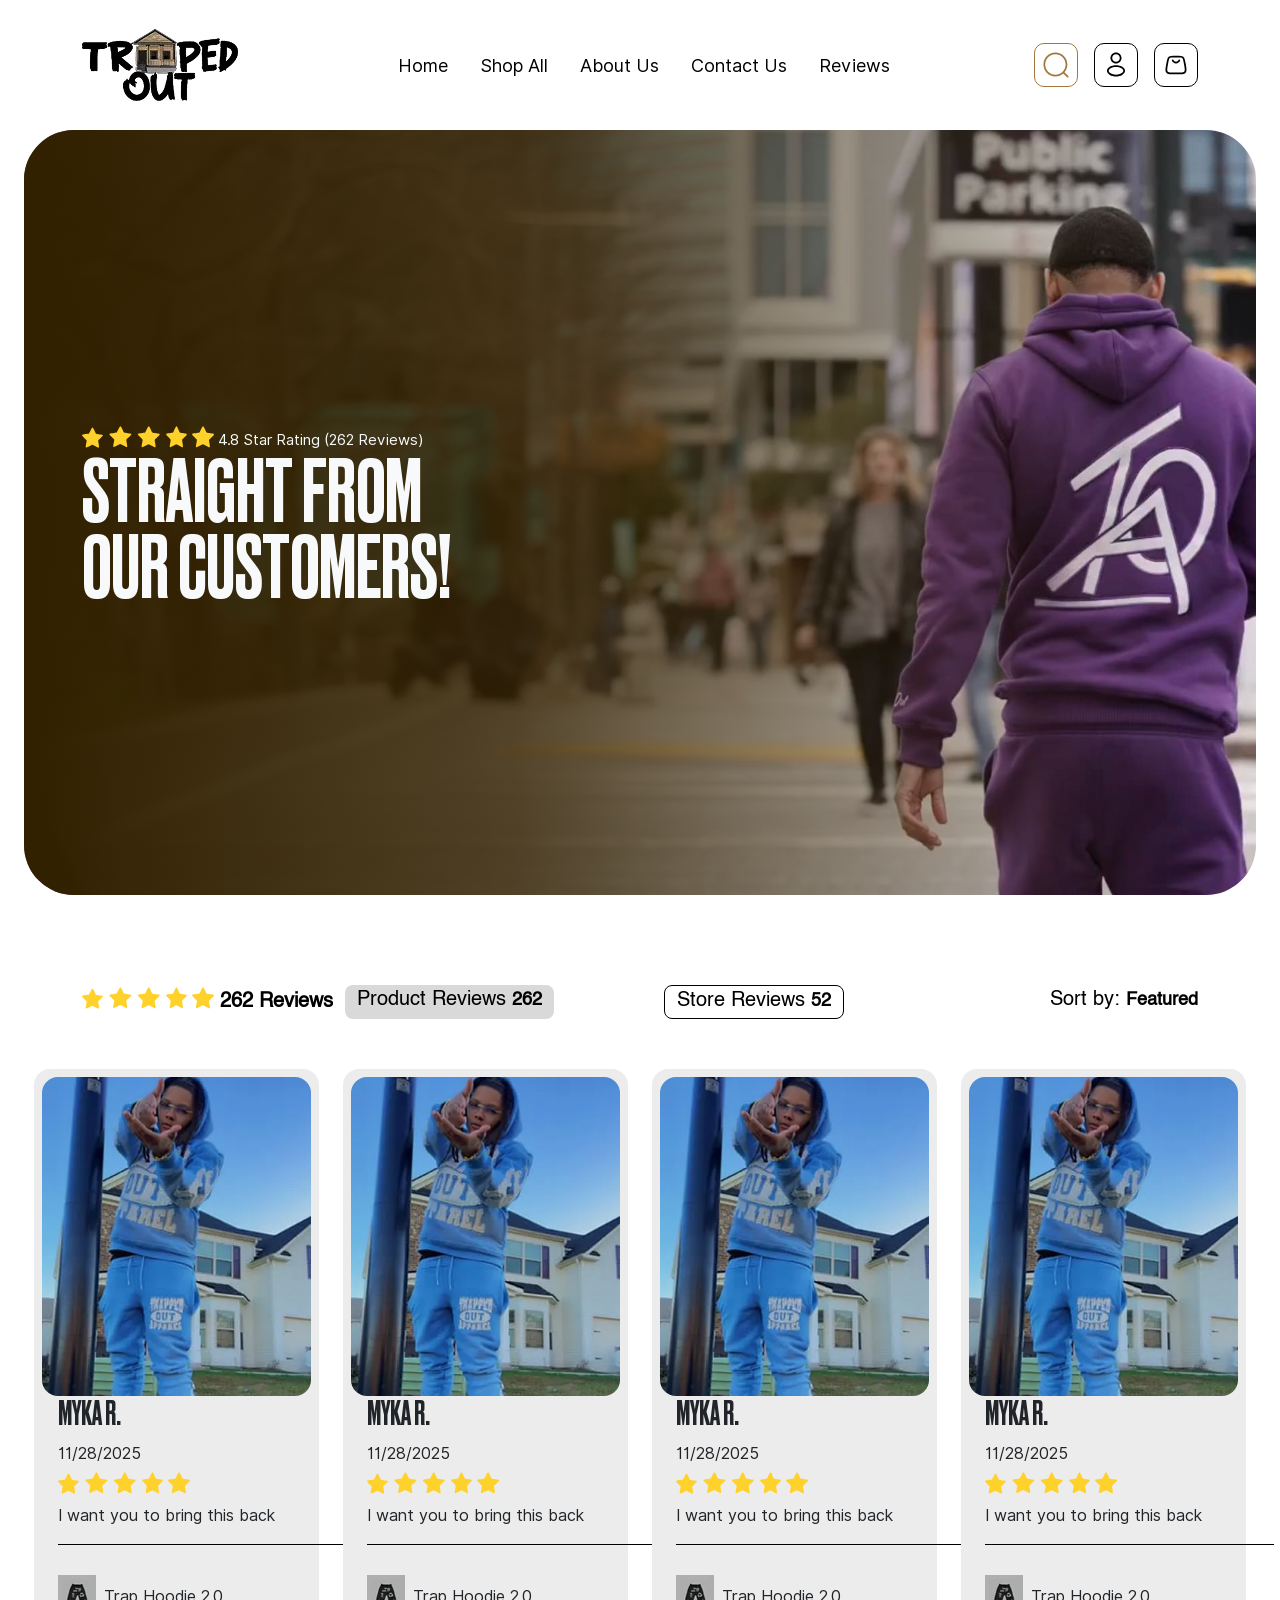
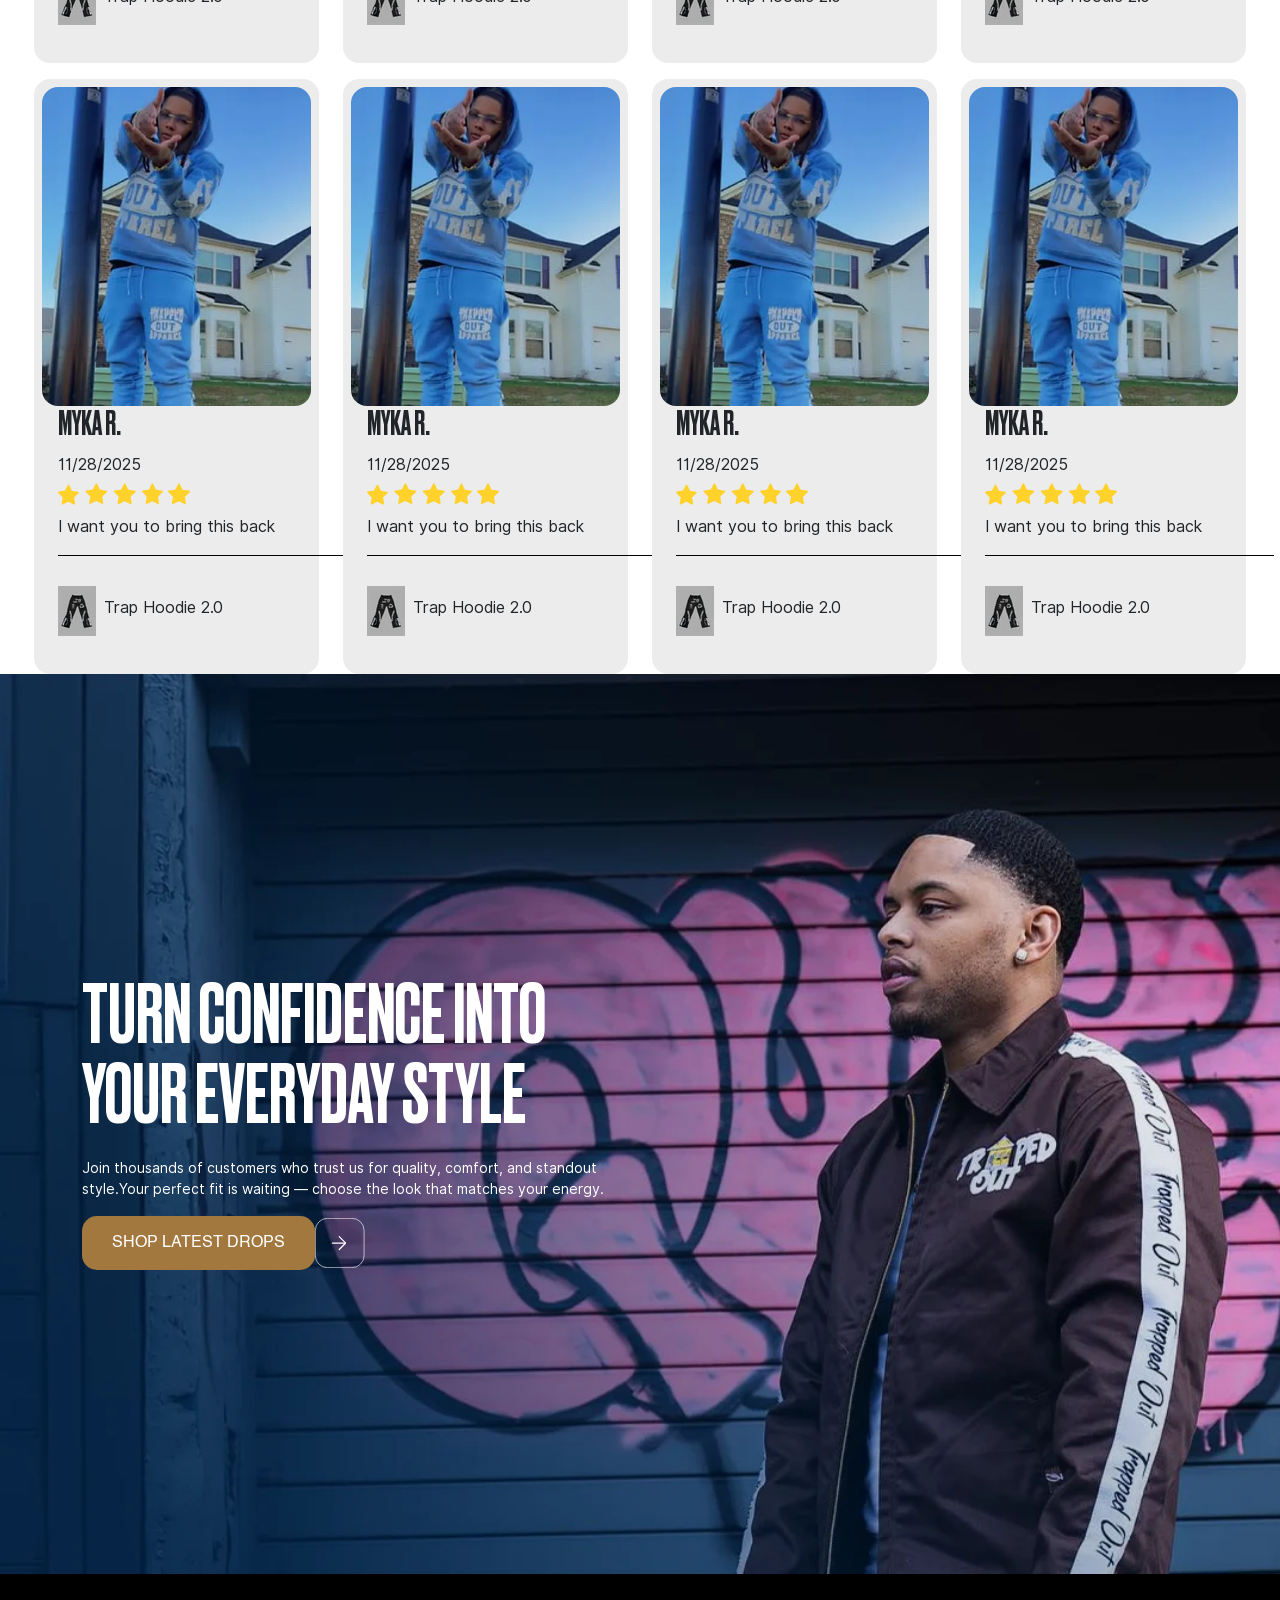
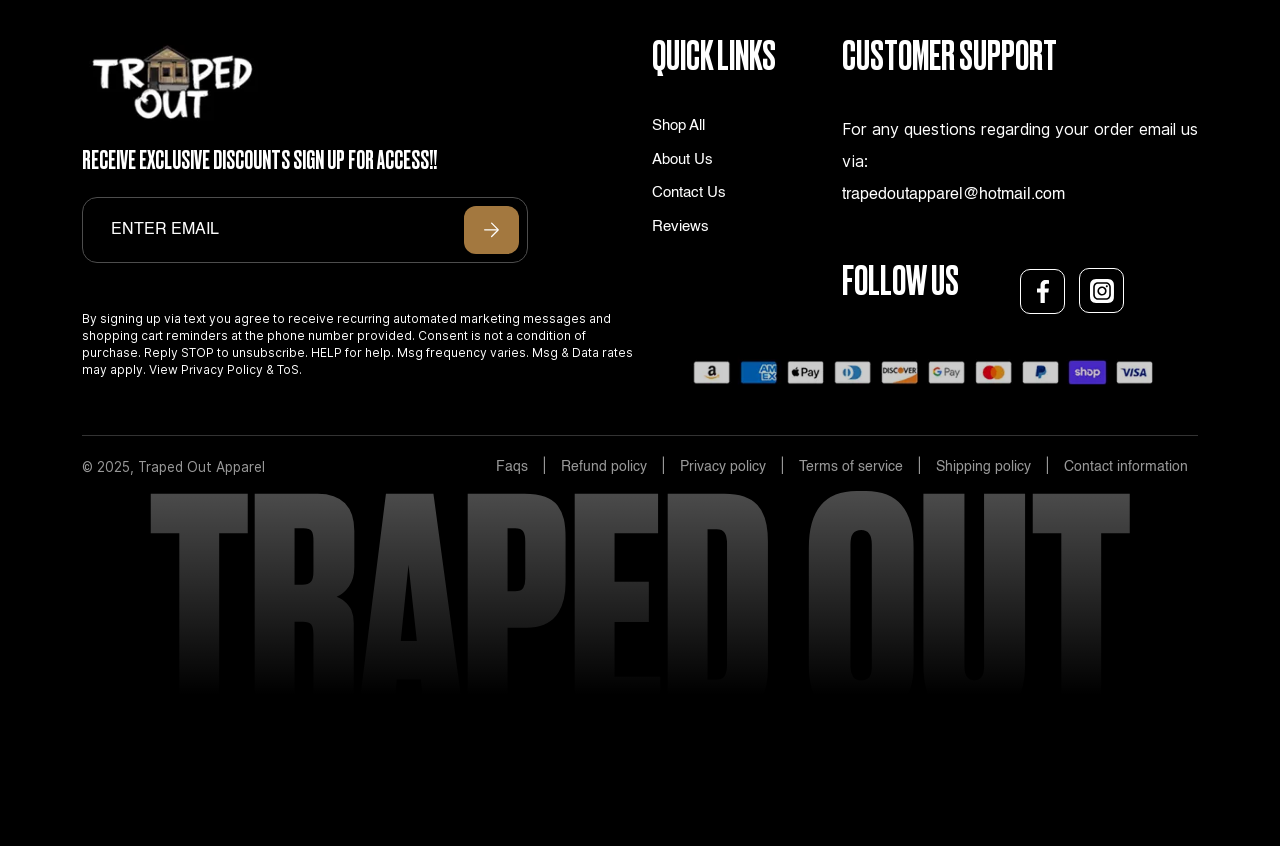
<file: ui-traped/reviews.html>
<!DOCTYPE html>
<html lang="en">

<head>
    <meta charset="UTF-8">
    <meta name="viewport" content="width=device-width, initial-scale=1.0">
    <title>Traped Out || Reviews</title>
    <link rel="stylesheet" href=".//assets/css/bootstrap-min.css">
    <link rel="stylesheet" href=".//assets/css/swiper.css">
    <link rel="stylesheet" href=".//assets/css/style.css">
    <link rel="stylesheet" href=".//assets/css/responsive-style.css">
    <link rel="shortcut icon" href="./assets/images/logo/fav-icon.avif" type="image/x-icon">
</head>

<body>
    <main class="reviews">
        <!-- header -->
        <nav class="trap-nav navbar navbar-expand-lg my-3">
            <div class="container">
                <a class="navbar-brand" href="#">
                    <img src="./assets/images/logo/logo.webp" alt="" srcset="" width="156px" height="72px">
                </a>
                <button class="navbar-toggler" type="button" data-bs-toggle="collapse"
                    data-bs-target="#navbarSupportedContent" aria-controls="navbarSupportedContent"
                    aria-expanded="false" aria-label="Toggle navigation">
                    <span class="navbar-toggler-icon"></span>
                </button>
                <div class="collapse navbar-collapse" id="navbarSupportedContent">
                    <ul class="navbar-nav mx-auto mb-2 mb-lg-0 gap-3">
                        <li class="nav-item">
                            <a class="nav-link active" aria-current="page" href="#">Home</a>
                        </li>
                        <li class="nav-item">
                            <a class="nav-link active" aria-current="page" href="#">Shop All</a>
                        </li>
                        <li class="nav-item">
                            <a class="nav-link active" aria-current="page" href="about.html">About Us</a>
                        </li>
                        <li class="nav-item">
                            <a class="nav-link active" aria-current="page" href="#">Contact Us</a>
                        </li>
                        <li class="nav-item">
                            <a class="nav-link active" aria-current="page" href="#">Reviews</a>
                        </li>
                    </ul>
                    <div class="Nav-Icons d-flex justify-sm-content-between gap-3">
                        <div class="users search">

                            <svg width="28" height="28" viewBox="0 0 28 28" fill="none"
                                xmlns="http://www.w3.org/2000/svg">
                                <path fill-rule="evenodd" clip-rule="evenodd"
                                    d="M13.4168 3.20833C7.77892 3.20833 3.2085 7.77876 3.2085 13.4167C3.2085 19.0546 7.77892 23.625 13.4168 23.625C19.0547 23.625 23.6252 19.0546 23.6252 13.4167C23.6252 7.77876 19.0547 3.20833 13.4168 3.20833ZM1.4585 13.4167C1.4585 6.81226 6.81242 1.45833 13.4168 1.45833C20.0212 1.45833 25.3752 6.81226 25.3752 13.4167C25.3752 16.4039 24.2798 19.1354 22.4688 21.2312L26.2856 25.0479C26.6273 25.3897 26.6273 25.9437 26.2856 26.2854C25.9438 26.6271 25.3898 26.6271 25.0481 26.2854L21.2314 22.4687C19.1355 24.2796 16.4041 25.375 13.4168 25.375C6.81242 25.375 1.4585 20.0211 1.4585 13.4167Z"
                                    fill="#A3783F" />
                            </svg>

                        </div>
                        <div class="users">
                            <svg width="28" height="28" viewBox="0 0 28 28" fill="none"
                                xmlns="http://www.w3.org/2000/svg">
                                <path fill-rule="evenodd" clip-rule="evenodd"
                                    d="M14.0002 1.45833C10.9396 1.45833 8.4585 3.93942 8.4585 7C8.4585 10.0606 10.9396 12.5417 14.0002 12.5417C17.0607 12.5417 19.5418 10.0606 19.5418 7C19.5418 3.93942 17.0607 1.45833 14.0002 1.45833ZM10.2085 7C10.2085 4.90592 11.9061 3.20833 14.0002 3.20833C16.0942 3.20833 17.7918 4.90592 17.7918 7C17.7918 9.09408 16.0942 10.7917 14.0002 10.7917C11.9061 10.7917 10.2085 9.09408 10.2085 7Z"
                                    fill="black" />
                                <path fill-rule="evenodd" clip-rule="evenodd"
                                    d="M14.0002 14.2917C11.6209 14.2917 9.42393 14.8409 7.79134 15.7738C6.18349 16.6926 4.9585 18.0952 4.9585 19.8333C4.9585 21.5715 6.18349 22.9741 7.79134 23.8929C9.42393 24.8258 11.6209 25.375 14.0002 25.375C16.3794 25.375 18.5764 24.8258 20.209 23.8929C21.8168 22.9741 23.0418 21.5715 23.0418 19.8333C23.0418 18.0952 21.8168 16.6926 20.209 15.7738C18.5764 14.8409 16.3794 14.2917 14.0002 14.2917ZM6.7085 19.8333C6.7085 18.9942 7.31167 18.0634 8.65958 17.2932C9.98273 16.5371 11.8691 16.0417 14.0002 16.0417C16.1313 16.0417 18.0176 16.5371 19.3407 17.2932C20.6887 18.0634 21.2918 18.9942 21.2918 19.8333C21.2918 20.6725 20.6887 21.6032 19.3407 22.3734C18.0176 23.1295 16.1313 23.625 14.0002 23.625C11.8691 23.625 9.98273 23.1295 8.65958 22.3734C7.31167 21.6032 6.7085 20.6725 6.7085 19.8333Z"
                                    fill="black" />
                            </svg>
                        </div>
                        <div class="users">

                            <svg width="28" height="28" viewBox="0 0 28 28" fill="none"
                                xmlns="http://www.w3.org/2000/svg">
                                <path fill-rule="evenodd" clip-rule="evenodd"
                                    d="M10.4079 8.50835C10.8635 8.34731 11.3634 8.58612 11.5244 9.04174C11.8852 10.0625 12.8587 10.7917 14.0003 10.7917C15.1419 10.7917 16.1154 10.0625 16.4762 9.04174C16.6372 8.58612 17.1371 8.34731 17.5927 8.50835C18.0484 8.66939 18.2872 9.1693 18.1261 9.62492C17.526 11.323 15.9066 12.5417 14.0003 12.5417C12.094 12.5417 10.4747 11.323 9.87448 9.62492C9.71344 9.1693 9.95225 8.66939 10.4079 8.50835ZM14.4208 6.41667H13.5794C11.6826 6.41667 10.4202 6.41978 9.46404 6.53791C8.556 6.65011 8.13744 6.84516 7.84372 7.08893C7.55 7.3327 7.28114 7.70814 7.00353 8.57996C6.71121 9.49794 6.4755 10.7382 6.12595 12.6025C5.63597 15.2157 5.30747 16.9906 5.24911 18.3276C5.19287 19.6162 5.40881 20.164 5.712 20.5294C6.0152 20.8947 6.51385 21.2079 7.79079 21.3901C9.11556 21.5791 10.9206 21.5833 13.5794 21.5833H14.4208C17.0795 21.5833 18.8846 21.5791 20.2094 21.3901C21.4863 21.2079 21.985 20.8947 22.2882 20.5294C22.5914 20.164 22.8073 19.6162 22.7511 18.3276C22.6927 16.9906 22.3642 15.2157 21.8742 12.6025C21.5247 10.7382 21.2889 9.49794 20.9966 8.57996C20.719 7.70814 20.4502 7.3327 20.1564 7.08893C19.8627 6.84516 19.4442 6.65011 18.5361 6.53791C17.58 6.41978 16.3175 6.41667 14.4208 6.41667ZM6.7261 5.74229C5.43006 6.81792 5.08868 8.6386 4.40592 12.28C3.44584 17.4004 2.96581 19.9606 4.36536 21.647C5.76492 23.3333 8.36975 23.3333 13.5794 23.3333H14.4208C19.6304 23.3333 22.2352 23.3333 23.6348 21.647C25.0344 19.9606 24.5543 17.4004 23.5942 12.28C22.9115 8.6386 22.5701 6.81792 21.2741 5.74229C19.978 4.66667 18.1256 4.66667 14.4208 4.66667H13.5794C9.87457 4.66667 8.02215 4.66667 6.7261 5.74229Z"
                                    fill="black" />
                            </svg>

                        </div>
                    </div>
                </div>
            </div>
        </nav>
        <!-- header end -->
        <!-- Hero Section Start -->
        <section class="about-hero position-relative mx-4 overflow-hidden"
            style=" background: url(./assets/images/Reviews\ banner.jpg) center / cover no-repeat;">
            <div class="ex-wrapper ex-wrapper-reviews">
                <div class="about-hero-wrapper h-100 container d-flex align-items-center">
                    <div class="about-hero-content">
                        <p class="mb-0 mt-3 text-light">
                            <svg width="132" height="26" viewBox="0 0 158 26" fill="none" class="mb-2"
                                xmlns="http://www.w3.org/2000/svg">
                                <path
                                    d="M20.1853 25.5624C19.292 26.1995 13.5605 22.1609 12.4628 22.1521C11.3651 22.1433 5.56906 26.0889 4.68623 25.4375C3.80341 24.7861 5.87889 18.0953 5.54814 17.0502C5.21738 16.0051 -0.331948 11.7202 0.0156656 10.6805C0.363356 9.64083 7.37756 9.54427 8.27082 8.90716C9.16407 8.27014 11.5305 1.67627 12.6283 1.68507C13.7259 1.69394 15.9854 8.32508 16.8682 8.97649C17.751 9.62783 24.7629 9.83749 25.0937 10.8826C25.4244 11.9277 19.8067 16.1226 19.459 17.1623C19.1114 18.2019 21.0785 24.9253 20.1853 25.5624Z"
                                    fill="#FFD12B" />
                                <path
                                    d="M53.8958 24.9611C52.9608 25.6272 46.961 21.4053 45.8119 21.396C44.6628 21.3868 38.5956 25.5116 37.6714 24.8306C36.7473 24.1496 38.9199 17.1551 38.5737 16.0625C38.2274 14.97 32.4184 10.4906 32.7823 9.40376C33.1462 8.31689 40.4887 8.21594 41.4238 7.54992C42.3588 6.88398 44.836 -0.00919001 45.9851 9.19915e-06C47.1341 0.0092884 49.4994 6.94141 50.4235 7.62239C51.3477 8.30329 58.6877 8.52247 59.034 9.61502C59.3802 10.7076 53.4995 15.0929 53.1356 16.1797C52.7717 17.2666 54.8309 24.2951 53.8958 24.9611Z"
                                    fill="#FFD12B" />
                                <path
                                    d="M87.866 25.3096C86.931 25.9845 80.9312 21.7064 79.7822 21.697C78.6331 21.6877 72.5658 25.8674 71.6416 25.1774C70.7175 24.4873 72.8901 17.3996 72.5439 16.2926C72.1976 15.1855 66.3886 10.6464 66.7525 9.5451C67.1164 8.44376 74.4589 8.34146 75.394 7.66657C76.329 6.99176 78.8062 0.0068009 79.9554 0.0161226C81.1044 0.0255254 83.4696 7.04996 84.3937 7.74001C85.3179 8.42998 92.6579 8.65208 93.0042 9.75917C93.3504 10.8663 87.4697 15.31 87.1058 16.4113C86.7419 17.5126 88.8011 24.6348 87.866 25.3096Z"
                                    fill="#FFD12B" />
                                <path
                                    d="M120.63 25.3096C119.745 25.9845 114.061 21.7064 112.972 21.697C111.883 21.6877 106.135 25.8674 105.26 25.1774C104.384 24.4873 106.443 17.3996 106.115 16.2926C105.787 15.1855 100.283 10.6464 100.628 9.5451C100.973 8.44376 107.929 8.34146 108.815 7.66657C109.701 6.99176 112.047 0.0068009 113.136 0.0161226C114.225 0.0255254 116.465 7.04996 117.341 7.74001C118.216 8.42998 125.17 8.65208 125.498 9.75917C125.826 10.8663 120.255 15.31 119.91 16.4113C119.565 17.5126 121.516 24.6348 120.63 25.3096Z"
                                    fill="#FFD12B" />
                                <path
                                    d="M152.847 25.3096C151.912 25.9845 145.912 21.7064 144.763 21.697C143.614 21.6877 137.547 25.8674 136.623 25.1774C135.699 24.4873 137.871 17.3996 137.525 16.2926C137.179 15.1855 131.37 10.6464 131.734 9.5451C132.098 8.44376 139.44 8.34146 140.375 7.66657C141.31 6.99176 143.787 0.0068009 144.937 0.0161226C146.086 0.0255254 148.451 7.04996 149.375 7.74001C150.299 8.42998 157.639 8.65208 157.985 9.75917C158.332 10.8663 152.451 15.31 152.087 16.4113C151.723 17.5126 153.782 24.6348 152.847 25.3096Z"
                                    fill="#FFD12B" />
                            </svg>
                            4.8 Star Rating (262 Reviews)
                        </p>
                        <h1 class="text-light col-12 col-lg-7">Straight from our customers!</h1>
                    </div>
                </div>
            </div>
        </section>
        <!-- Hero Section End -->
        <!-- Review Section Section Start -->
        <section class="review-section">
            <div class="review-wrapper container">
                <div class="review-handlers justify-content-between row gap-3 text-dark">
                    <div class="first-btn row col-md-6">
                        <a href="#" class="star-count col-md-6">
                            <svg width="132" height="26" viewBox="0 0 158 26" fill="none" class="mb-2"
                                xmlns="http://www.w3.org/2000/svg">
                                <path
                                    d="M20.1853 25.5624C19.292 26.1995 13.5605 22.1609 12.4628 22.1521C11.3651 22.1433 5.56906 26.0889 4.68623 25.4375C3.80341 24.7861 5.87889 18.0953 5.54814 17.0502C5.21738 16.0051 -0.331948 11.7202 0.0156656 10.6805C0.363356 9.64083 7.37756 9.54427 8.27082 8.90716C9.16407 8.27014 11.5305 1.67627 12.6283 1.68507C13.7259 1.69394 15.9854 8.32508 16.8682 8.97649C17.751 9.62783 24.7629 9.83749 25.0937 10.8826C25.4244 11.9277 19.8067 16.1226 19.459 17.1623C19.1114 18.2019 21.0785 24.9253 20.1853 25.5624Z"
                                    fill="#FFD12B" />
                                <path
                                    d="M53.8958 24.9611C52.9608 25.6272 46.961 21.4053 45.8119 21.396C44.6628 21.3868 38.5956 25.5116 37.6714 24.8306C36.7473 24.1496 38.9199 17.1551 38.5737 16.0625C38.2274 14.97 32.4184 10.4906 32.7823 9.40376C33.1462 8.31689 40.4887 8.21594 41.4238 7.54992C42.3588 6.88398 44.836 -0.00919001 45.9851 9.19915e-06C47.1341 0.0092884 49.4994 6.94141 50.4235 7.62239C51.3477 8.30329 58.6877 8.52247 59.034 9.61502C59.3802 10.7076 53.4995 15.0929 53.1356 16.1797C52.7717 17.2666 54.8309 24.2951 53.8958 24.9611Z"
                                    fill="#FFD12B" />
                                <path
                                    d="M87.866 25.3096C86.931 25.9845 80.9312 21.7064 79.7822 21.697C78.6331 21.6877 72.5658 25.8674 71.6416 25.1774C70.7175 24.4873 72.8901 17.3996 72.5439 16.2926C72.1976 15.1855 66.3886 10.6464 66.7525 9.5451C67.1164 8.44376 74.4589 8.34146 75.394 7.66657C76.329 6.99176 78.8062 0.0068009 79.9554 0.0161226C81.1044 0.0255254 83.4696 7.04996 84.3937 7.74001C85.3179 8.42998 92.6579 8.65208 93.0042 9.75917C93.3504 10.8663 87.4697 15.31 87.1058 16.4113C86.7419 17.5126 88.8011 24.6348 87.866 25.3096Z"
                                    fill="#FFD12B" />
                                <path
                                    d="M120.63 25.3096C119.745 25.9845 114.061 21.7064 112.972 21.697C111.883 21.6877 106.135 25.8674 105.26 25.1774C104.384 24.4873 106.443 17.3996 106.115 16.2926C105.787 15.1855 100.283 10.6464 100.628 9.5451C100.973 8.44376 107.929 8.34146 108.815 7.66657C109.701 6.99176 112.047 0.0068009 113.136 0.0161226C114.225 0.0255254 116.465 7.04996 117.341 7.74001C118.216 8.42998 125.17 8.65208 125.498 9.75917C125.826 10.8663 120.255 15.31 119.91 16.4113C119.565 17.5126 121.516 24.6348 120.63 25.3096Z"
                                    fill="#FFD12B" />
                                <path
                                    d="M152.847 25.3096C151.912 25.9845 145.912 21.7064 144.763 21.697C143.614 21.6877 137.547 25.8674 136.623 25.1774C135.699 24.4873 137.871 17.3996 137.525 16.2926C137.179 15.1855 131.37 10.6464 131.734 9.5451C132.098 8.44376 139.44 8.34146 140.375 7.66657C141.31 6.99176 143.787 0.0068009 144.937 0.0161226C146.086 0.0255254 148.451 7.04996 149.375 7.74001C150.299 8.42998 157.639 8.65208 157.985 9.75917C158.332 10.8663 152.451 15.31 152.087 16.4113C151.723 17.5126 153.782 24.6348 152.847 25.3096Z"
                                    fill="#FFD12B" />
                            </svg>
                            262 Reviews
                        </a>
                        <a href="#" class="product-count rounded-3 col-md-6">Product Reviews <span>262</span></a>
                    </div>
                    <div class="sec-btn row col-md-6 justify-content-between">
                        <a href="#" class="store-count rounded-3 col-md-6 ">Store Reviews <span>52</span></a>
                        <a href="#" class="sort-review col-md-6 ">Sort by: <span>Featured</span></a>
                    </div>
                </div>


                <div class="review-cards mb-3">
                    <div class="row gap-4 justify-content-center flex-md-nowrap">
                        <div
                            class="reviews-card  d-flex flex-column align-items-start p-2 rounded-4 text-start col-md-3 col-sm-12">
                            <img class="w-100 rounded-4" src="./assets/images/customer-love.webp" alt="productImage">
                            <div class="content ps-3">
                                <h2>myka r.</h2>
                                <p class="mb-1">11/28/2025</p>
                                <svg width="132" height="26" viewBox="0 0 158 26" fill="none" class="mb-2"
                                    xmlns="http://www.w3.org/2000/svg">
                                    <path
                                        d="M20.1853 25.5624C19.292 26.1995 13.5605 22.1609 12.4628 22.1521C11.3651 22.1433 5.56906 26.0889 4.68623 25.4375C3.80341 24.7861 5.87889 18.0953 5.54814 17.0502C5.21738 16.0051 -0.331948 11.7202 0.0156656 10.6805C0.363356 9.64083 7.37756 9.54427 8.27082 8.90716C9.16407 8.27014 11.5305 1.67627 12.6283 1.68507C13.7259 1.69394 15.9854 8.32508 16.8682 8.97649C17.751 9.62783 24.7629 9.83749 25.0937 10.8826C25.4244 11.9277 19.8067 16.1226 19.459 17.1623C19.1114 18.2019 21.0785 24.9253 20.1853 25.5624Z"
                                        fill="#FFD12B" />
                                    <path
                                        d="M53.8958 24.9611C52.9608 25.6272 46.961 21.4053 45.8119 21.396C44.6628 21.3868 38.5956 25.5116 37.6714 24.8306C36.7473 24.1496 38.9199 17.1551 38.5737 16.0625C38.2274 14.97 32.4184 10.4906 32.7823 9.40376C33.1462 8.31689 40.4887 8.21594 41.4238 7.54992C42.3588 6.88398 44.836 -0.00919001 45.9851 9.19915e-06C47.1341 0.0092884 49.4994 6.94141 50.4235 7.62239C51.3477 8.30329 58.6877 8.52247 59.034 9.61502C59.3802 10.7076 53.4995 15.0929 53.1356 16.1797C52.7717 17.2666 54.8309 24.2951 53.8958 24.9611Z"
                                        fill="#FFD12B" />
                                    <path
                                        d="M87.866 25.3096C86.931 25.9845 80.9312 21.7064 79.7822 21.697C78.6331 21.6877 72.5658 25.8674 71.6416 25.1774C70.7175 24.4873 72.8901 17.3996 72.5439 16.2926C72.1976 15.1855 66.3886 10.6464 66.7525 9.5451C67.1164 8.44376 74.4589 8.34146 75.394 7.66657C76.329 6.99176 78.8062 0.0068009 79.9554 0.0161226C81.1044 0.0255254 83.4696 7.04996 84.3937 7.74001C85.3179 8.42998 92.6579 8.65208 93.0042 9.75917C93.3504 10.8663 87.4697 15.31 87.1058 16.4113C86.7419 17.5126 88.8011 24.6348 87.866 25.3096Z"
                                        fill="#FFD12B" />
                                    <path
                                        d="M120.63 25.3096C119.745 25.9845 114.061 21.7064 112.972 21.697C111.883 21.6877 106.135 25.8674 105.26 25.1774C104.384 24.4873 106.443 17.3996 106.115 16.2926C105.787 15.1855 100.283 10.6464 100.628 9.5451C100.973 8.44376 107.929 8.34146 108.815 7.66657C109.701 6.99176 112.047 0.0068009 113.136 0.0161226C114.225 0.0255254 116.465 7.04996 117.341 7.74001C118.216 8.42998 125.17 8.65208 125.498 9.75917C125.826 10.8663 120.255 15.31 119.91 16.4113C119.565 17.5126 121.516 24.6348 120.63 25.3096Z"
                                        fill="#FFD12B" />
                                    <path
                                        d="M152.847 25.3096C151.912 25.9845 145.912 21.7064 144.763 21.697C143.614 21.6877 137.547 25.8674 136.623 25.1774C135.699 24.4873 137.871 17.3996 137.525 16.2926C137.179 15.1855 131.37 10.6464 131.734 9.5451C132.098 8.44376 139.44 8.34146 140.375 7.66657C141.31 6.99176 143.787 0.0068009 144.937 0.0161226C146.086 0.0255254 148.451 7.04996 149.375 7.74001C150.299 8.42998 157.639 8.65208 157.985 9.75917C158.332 10.8663 152.451 15.31 152.087 16.4113C151.723 17.5126 153.782 24.6348 152.847 25.3096Z"
                                        fill="#FFD12B" />
                                </svg>
                                <p>I want you to bring this back</p>
                                <div class="prod-detail d-flex gap-2">
                                    <img class="review-pro-img" src="./assets/images/review-card-prod.png" alt="">
                                    <p>Trap Hoodie 2.0</p>
                                </div>
                            </div>
                        </div>
                        <div
                            class="reviews-card  d-flex flex-column align-items-start p-2 rounded-4 text-start col-md-3 col-sm-12">
                            <img class="w-100 rounded-4" src="./assets/images/customer-love.webp" alt="productImage">
                            <div class="content ps-3">
                                <h2>myka r.</h2>
                                <p class="mb-1">11/28/2025</p>
                                <svg width="132" height="26" viewBox="0 0 158 26" fill="none" class="mb-2"
                                    xmlns="http://www.w3.org/2000/svg">
                                    <path
                                        d="M20.1853 25.5624C19.292 26.1995 13.5605 22.1609 12.4628 22.1521C11.3651 22.1433 5.56906 26.0889 4.68623 25.4375C3.80341 24.7861 5.87889 18.0953 5.54814 17.0502C5.21738 16.0051 -0.331948 11.7202 0.0156656 10.6805C0.363356 9.64083 7.37756 9.54427 8.27082 8.90716C9.16407 8.27014 11.5305 1.67627 12.6283 1.68507C13.7259 1.69394 15.9854 8.32508 16.8682 8.97649C17.751 9.62783 24.7629 9.83749 25.0937 10.8826C25.4244 11.9277 19.8067 16.1226 19.459 17.1623C19.1114 18.2019 21.0785 24.9253 20.1853 25.5624Z"
                                        fill="#FFD12B" />
                                    <path
                                        d="M53.8958 24.9611C52.9608 25.6272 46.961 21.4053 45.8119 21.396C44.6628 21.3868 38.5956 25.5116 37.6714 24.8306C36.7473 24.1496 38.9199 17.1551 38.5737 16.0625C38.2274 14.97 32.4184 10.4906 32.7823 9.40376C33.1462 8.31689 40.4887 8.21594 41.4238 7.54992C42.3588 6.88398 44.836 -0.00919001 45.9851 9.19915e-06C47.1341 0.0092884 49.4994 6.94141 50.4235 7.62239C51.3477 8.30329 58.6877 8.52247 59.034 9.61502C59.3802 10.7076 53.4995 15.0929 53.1356 16.1797C52.7717 17.2666 54.8309 24.2951 53.8958 24.9611Z"
                                        fill="#FFD12B" />
                                    <path
                                        d="M87.866 25.3096C86.931 25.9845 80.9312 21.7064 79.7822 21.697C78.6331 21.6877 72.5658 25.8674 71.6416 25.1774C70.7175 24.4873 72.8901 17.3996 72.5439 16.2926C72.1976 15.1855 66.3886 10.6464 66.7525 9.5451C67.1164 8.44376 74.4589 8.34146 75.394 7.66657C76.329 6.99176 78.8062 0.0068009 79.9554 0.0161226C81.1044 0.0255254 83.4696 7.04996 84.3937 7.74001C85.3179 8.42998 92.6579 8.65208 93.0042 9.75917C93.3504 10.8663 87.4697 15.31 87.1058 16.4113C86.7419 17.5126 88.8011 24.6348 87.866 25.3096Z"
                                        fill="#FFD12B" />
                                    <path
                                        d="M120.63 25.3096C119.745 25.9845 114.061 21.7064 112.972 21.697C111.883 21.6877 106.135 25.8674 105.26 25.1774C104.384 24.4873 106.443 17.3996 106.115 16.2926C105.787 15.1855 100.283 10.6464 100.628 9.5451C100.973 8.44376 107.929 8.34146 108.815 7.66657C109.701 6.99176 112.047 0.0068009 113.136 0.0161226C114.225 0.0255254 116.465 7.04996 117.341 7.74001C118.216 8.42998 125.17 8.65208 125.498 9.75917C125.826 10.8663 120.255 15.31 119.91 16.4113C119.565 17.5126 121.516 24.6348 120.63 25.3096Z"
                                        fill="#FFD12B" />
                                    <path
                                        d="M152.847 25.3096C151.912 25.9845 145.912 21.7064 144.763 21.697C143.614 21.6877 137.547 25.8674 136.623 25.1774C135.699 24.4873 137.871 17.3996 137.525 16.2926C137.179 15.1855 131.37 10.6464 131.734 9.5451C132.098 8.44376 139.44 8.34146 140.375 7.66657C141.31 6.99176 143.787 0.0068009 144.937 0.0161226C146.086 0.0255254 148.451 7.04996 149.375 7.74001C150.299 8.42998 157.639 8.65208 157.985 9.75917C158.332 10.8663 152.451 15.31 152.087 16.4113C151.723 17.5126 153.782 24.6348 152.847 25.3096Z"
                                        fill="#FFD12B" />
                                </svg>
                                <p>I want you to bring this back</p>
                                <div class="prod-detail d-flex gap-2">
                                    <img class="review-pro-img" src="./assets/images/review-card-prod.png" alt="">
                                    <p>Trap Hoodie 2.0</p>
                                </div>
                            </div>
                        </div>
                        <div
                            class="reviews-card  d-flex flex-column align-items-start p-2 rounded-4 text-start col-md-3 col-sm-12">
                            <img class="w-100 rounded-4" src="./assets/images/customer-love.webp" alt="productImage">
                            <div class="content ps-3">
                                <h2>myka r.</h2>
                                <p class="mb-1">11/28/2025</p>
                                <svg width="132" height="26" viewBox="0 0 158 26" fill="none" class="mb-2"
                                    xmlns="http://www.w3.org/2000/svg">
                                    <path
                                        d="M20.1853 25.5624C19.292 26.1995 13.5605 22.1609 12.4628 22.1521C11.3651 22.1433 5.56906 26.0889 4.68623 25.4375C3.80341 24.7861 5.87889 18.0953 5.54814 17.0502C5.21738 16.0051 -0.331948 11.7202 0.0156656 10.6805C0.363356 9.64083 7.37756 9.54427 8.27082 8.90716C9.16407 8.27014 11.5305 1.67627 12.6283 1.68507C13.7259 1.69394 15.9854 8.32508 16.8682 8.97649C17.751 9.62783 24.7629 9.83749 25.0937 10.8826C25.4244 11.9277 19.8067 16.1226 19.459 17.1623C19.1114 18.2019 21.0785 24.9253 20.1853 25.5624Z"
                                        fill="#FFD12B" />
                                    <path
                                        d="M53.8958 24.9611C52.9608 25.6272 46.961 21.4053 45.8119 21.396C44.6628 21.3868 38.5956 25.5116 37.6714 24.8306C36.7473 24.1496 38.9199 17.1551 38.5737 16.0625C38.2274 14.97 32.4184 10.4906 32.7823 9.40376C33.1462 8.31689 40.4887 8.21594 41.4238 7.54992C42.3588 6.88398 44.836 -0.00919001 45.9851 9.19915e-06C47.1341 0.0092884 49.4994 6.94141 50.4235 7.62239C51.3477 8.30329 58.6877 8.52247 59.034 9.61502C59.3802 10.7076 53.4995 15.0929 53.1356 16.1797C52.7717 17.2666 54.8309 24.2951 53.8958 24.9611Z"
                                        fill="#FFD12B" />
                                    <path
                                        d="M87.866 25.3096C86.931 25.9845 80.9312 21.7064 79.7822 21.697C78.6331 21.6877 72.5658 25.8674 71.6416 25.1774C70.7175 24.4873 72.8901 17.3996 72.5439 16.2926C72.1976 15.1855 66.3886 10.6464 66.7525 9.5451C67.1164 8.44376 74.4589 8.34146 75.394 7.66657C76.329 6.99176 78.8062 0.0068009 79.9554 0.0161226C81.1044 0.0255254 83.4696 7.04996 84.3937 7.74001C85.3179 8.42998 92.6579 8.65208 93.0042 9.75917C93.3504 10.8663 87.4697 15.31 87.1058 16.4113C86.7419 17.5126 88.8011 24.6348 87.866 25.3096Z"
                                        fill="#FFD12B" />
                                    <path
                                        d="M120.63 25.3096C119.745 25.9845 114.061 21.7064 112.972 21.697C111.883 21.6877 106.135 25.8674 105.26 25.1774C104.384 24.4873 106.443 17.3996 106.115 16.2926C105.787 15.1855 100.283 10.6464 100.628 9.5451C100.973 8.44376 107.929 8.34146 108.815 7.66657C109.701 6.99176 112.047 0.0068009 113.136 0.0161226C114.225 0.0255254 116.465 7.04996 117.341 7.74001C118.216 8.42998 125.17 8.65208 125.498 9.75917C125.826 10.8663 120.255 15.31 119.91 16.4113C119.565 17.5126 121.516 24.6348 120.63 25.3096Z"
                                        fill="#FFD12B" />
                                    <path
                                        d="M152.847 25.3096C151.912 25.9845 145.912 21.7064 144.763 21.697C143.614 21.6877 137.547 25.8674 136.623 25.1774C135.699 24.4873 137.871 17.3996 137.525 16.2926C137.179 15.1855 131.37 10.6464 131.734 9.5451C132.098 8.44376 139.44 8.34146 140.375 7.66657C141.31 6.99176 143.787 0.0068009 144.937 0.0161226C146.086 0.0255254 148.451 7.04996 149.375 7.74001C150.299 8.42998 157.639 8.65208 157.985 9.75917C158.332 10.8663 152.451 15.31 152.087 16.4113C151.723 17.5126 153.782 24.6348 152.847 25.3096Z"
                                        fill="#FFD12B" />
                                </svg>
                                <p>I want you to bring this back</p>
                                <div class="prod-detail d-flex gap-2">
                                    <img class="review-pro-img" src="./assets/images/review-card-prod.png" alt="">
                                    <p>Trap Hoodie 2.0</p>
                                </div>
                            </div>
                        </div>
                        <div
                            class="reviews-card d-flex flex-column align-items-start p-2 rounded-4 text-start col-md-3 col-sm-12">
                            <img class="w-100 rounded-4" src="./assets/images/customer-love.webp" alt="productImage">
                            <div class="content ps-3">
                                <h2>myka r.</h2>
                                <p class="mb-1">11/28/2025</p>
                                <svg width="132" height="26" viewBox="0 0 158 26" fill="none" class="mb-2"
                                    xmlns="http://www.w3.org/2000/svg">
                                    <path
                                        d="M20.1853 25.5624C19.292 26.1995 13.5605 22.1609 12.4628 22.1521C11.3651 22.1433 5.56906 26.0889 4.68623 25.4375C3.80341 24.7861 5.87889 18.0953 5.54814 17.0502C5.21738 16.0051 -0.331948 11.7202 0.0156656 10.6805C0.363356 9.64083 7.37756 9.54427 8.27082 8.90716C9.16407 8.27014 11.5305 1.67627 12.6283 1.68507C13.7259 1.69394 15.9854 8.32508 16.8682 8.97649C17.751 9.62783 24.7629 9.83749 25.0937 10.8826C25.4244 11.9277 19.8067 16.1226 19.459 17.1623C19.1114 18.2019 21.0785 24.9253 20.1853 25.5624Z"
                                        fill="#FFD12B" />
                                    <path
                                        d="M53.8958 24.9611C52.9608 25.6272 46.961 21.4053 45.8119 21.396C44.6628 21.3868 38.5956 25.5116 37.6714 24.8306C36.7473 24.1496 38.9199 17.1551 38.5737 16.0625C38.2274 14.97 32.4184 10.4906 32.7823 9.40376C33.1462 8.31689 40.4887 8.21594 41.4238 7.54992C42.3588 6.88398 44.836 -0.00919001 45.9851 9.19915e-06C47.1341 0.0092884 49.4994 6.94141 50.4235 7.62239C51.3477 8.30329 58.6877 8.52247 59.034 9.61502C59.3802 10.7076 53.4995 15.0929 53.1356 16.1797C52.7717 17.2666 54.8309 24.2951 53.8958 24.9611Z"
                                        fill="#FFD12B" />
                                    <path
                                        d="M87.866 25.3096C86.931 25.9845 80.9312 21.7064 79.7822 21.697C78.6331 21.6877 72.5658 25.8674 71.6416 25.1774C70.7175 24.4873 72.8901 17.3996 72.5439 16.2926C72.1976 15.1855 66.3886 10.6464 66.7525 9.5451C67.1164 8.44376 74.4589 8.34146 75.394 7.66657C76.329 6.99176 78.8062 0.0068009 79.9554 0.0161226C81.1044 0.0255254 83.4696 7.04996 84.3937 7.74001C85.3179 8.42998 92.6579 8.65208 93.0042 9.75917C93.3504 10.8663 87.4697 15.31 87.1058 16.4113C86.7419 17.5126 88.8011 24.6348 87.866 25.3096Z"
                                        fill="#FFD12B" />
                                    <path
                                        d="M120.63 25.3096C119.745 25.9845 114.061 21.7064 112.972 21.697C111.883 21.6877 106.135 25.8674 105.26 25.1774C104.384 24.4873 106.443 17.3996 106.115 16.2926C105.787 15.1855 100.283 10.6464 100.628 9.5451C100.973 8.44376 107.929 8.34146 108.815 7.66657C109.701 6.99176 112.047 0.0068009 113.136 0.0161226C114.225 0.0255254 116.465 7.04996 117.341 7.74001C118.216 8.42998 125.17 8.65208 125.498 9.75917C125.826 10.8663 120.255 15.31 119.91 16.4113C119.565 17.5126 121.516 24.6348 120.63 25.3096Z"
                                        fill="#FFD12B" />
                                    <path
                                        d="M152.847 25.3096C151.912 25.9845 145.912 21.7064 144.763 21.697C143.614 21.6877 137.547 25.8674 136.623 25.1774C135.699 24.4873 137.871 17.3996 137.525 16.2926C137.179 15.1855 131.37 10.6464 131.734 9.5451C132.098 8.44376 139.44 8.34146 140.375 7.66657C141.31 6.99176 143.787 0.0068009 144.937 0.0161226C146.086 0.0255254 148.451 7.04996 149.375 7.74001C150.299 8.42998 157.639 8.65208 157.985 9.75917C158.332 10.8663 152.451 15.31 152.087 16.4113C151.723 17.5126 153.782 24.6348 152.847 25.3096Z"
                                        fill="#FFD12B" />
                                </svg>
                                <p>I want you to bring this back</p>
                                <div class="prod-detail d-flex gap-2">
                                    <img class="review-pro-img" src="./assets/images/review-card-prod.png" alt="">
                                    <p>Trap Hoodie 2.0</p>
                                </div>
                            </div>
                        </div>
                    </div>
                </div>
                <div class="review-cards">
                    <div class="row gap-4 justify-content-center flex-md-nowrap">
                        <div
                            class="reviews-card  d-flex flex-column align-items-start p-2 rounded-4 text-start col-md-3 col-sm-12">
                            <img class="w-100 rounded-4" src="./assets/images/customer-love.webp" alt="productImage">
                            <div class="content ps-3">
                                <h2>myka r.</h2>
                                <p class="mb-1">11/28/2025</p>
                                <svg width="132" height="26" viewBox="0 0 158 26" fill="none" class="mb-2"
                                    xmlns="http://www.w3.org/2000/svg">
                                    <path
                                        d="M20.1853 25.5624C19.292 26.1995 13.5605 22.1609 12.4628 22.1521C11.3651 22.1433 5.56906 26.0889 4.68623 25.4375C3.80341 24.7861 5.87889 18.0953 5.54814 17.0502C5.21738 16.0051 -0.331948 11.7202 0.0156656 10.6805C0.363356 9.64083 7.37756 9.54427 8.27082 8.90716C9.16407 8.27014 11.5305 1.67627 12.6283 1.68507C13.7259 1.69394 15.9854 8.32508 16.8682 8.97649C17.751 9.62783 24.7629 9.83749 25.0937 10.8826C25.4244 11.9277 19.8067 16.1226 19.459 17.1623C19.1114 18.2019 21.0785 24.9253 20.1853 25.5624Z"
                                        fill="#FFD12B" />
                                    <path
                                        d="M53.8958 24.9611C52.9608 25.6272 46.961 21.4053 45.8119 21.396C44.6628 21.3868 38.5956 25.5116 37.6714 24.8306C36.7473 24.1496 38.9199 17.1551 38.5737 16.0625C38.2274 14.97 32.4184 10.4906 32.7823 9.40376C33.1462 8.31689 40.4887 8.21594 41.4238 7.54992C42.3588 6.88398 44.836 -0.00919001 45.9851 9.19915e-06C47.1341 0.0092884 49.4994 6.94141 50.4235 7.62239C51.3477 8.30329 58.6877 8.52247 59.034 9.61502C59.3802 10.7076 53.4995 15.0929 53.1356 16.1797C52.7717 17.2666 54.8309 24.2951 53.8958 24.9611Z"
                                        fill="#FFD12B" />
                                    <path
                                        d="M87.866 25.3096C86.931 25.9845 80.9312 21.7064 79.7822 21.697C78.6331 21.6877 72.5658 25.8674 71.6416 25.1774C70.7175 24.4873 72.8901 17.3996 72.5439 16.2926C72.1976 15.1855 66.3886 10.6464 66.7525 9.5451C67.1164 8.44376 74.4589 8.34146 75.394 7.66657C76.329 6.99176 78.8062 0.0068009 79.9554 0.0161226C81.1044 0.0255254 83.4696 7.04996 84.3937 7.74001C85.3179 8.42998 92.6579 8.65208 93.0042 9.75917C93.3504 10.8663 87.4697 15.31 87.1058 16.4113C86.7419 17.5126 88.8011 24.6348 87.866 25.3096Z"
                                        fill="#FFD12B" />
                                    <path
                                        d="M120.63 25.3096C119.745 25.9845 114.061 21.7064 112.972 21.697C111.883 21.6877 106.135 25.8674 105.26 25.1774C104.384 24.4873 106.443 17.3996 106.115 16.2926C105.787 15.1855 100.283 10.6464 100.628 9.5451C100.973 8.44376 107.929 8.34146 108.815 7.66657C109.701 6.99176 112.047 0.0068009 113.136 0.0161226C114.225 0.0255254 116.465 7.04996 117.341 7.74001C118.216 8.42998 125.17 8.65208 125.498 9.75917C125.826 10.8663 120.255 15.31 119.91 16.4113C119.565 17.5126 121.516 24.6348 120.63 25.3096Z"
                                        fill="#FFD12B" />
                                    <path
                                        d="M152.847 25.3096C151.912 25.9845 145.912 21.7064 144.763 21.697C143.614 21.6877 137.547 25.8674 136.623 25.1774C135.699 24.4873 137.871 17.3996 137.525 16.2926C137.179 15.1855 131.37 10.6464 131.734 9.5451C132.098 8.44376 139.44 8.34146 140.375 7.66657C141.31 6.99176 143.787 0.0068009 144.937 0.0161226C146.086 0.0255254 148.451 7.04996 149.375 7.74001C150.299 8.42998 157.639 8.65208 157.985 9.75917C158.332 10.8663 152.451 15.31 152.087 16.4113C151.723 17.5126 153.782 24.6348 152.847 25.3096Z"
                                        fill="#FFD12B" />
                                </svg>
                                <p>I want you to bring this back</p>
                                <div class="prod-detail d-flex gap-2">
                                    <img class="review-pro-img" src="./assets/images/review-card-prod.png" alt="">
                                    <p>Trap Hoodie 2.0</p>
                                </div>
                            </div>
                        </div>
                        <div
                            class="reviews-card  d-flex flex-column align-items-start p-2 rounded-4 text-start col-md-3 col-sm-12">
                            <img class="w-100 rounded-4" src="./assets/images/customer-love.webp" alt="productImage">
                            <div class="content ps-3">
                                <h2>myka r.</h2>
                                <p class="mb-1">11/28/2025</p>
                                <svg width="132" height="26" viewBox="0 0 158 26" fill="none" class="mb-2"
                                    xmlns="http://www.w3.org/2000/svg">
                                    <path
                                        d="M20.1853 25.5624C19.292 26.1995 13.5605 22.1609 12.4628 22.1521C11.3651 22.1433 5.56906 26.0889 4.68623 25.4375C3.80341 24.7861 5.87889 18.0953 5.54814 17.0502C5.21738 16.0051 -0.331948 11.7202 0.0156656 10.6805C0.363356 9.64083 7.37756 9.54427 8.27082 8.90716C9.16407 8.27014 11.5305 1.67627 12.6283 1.68507C13.7259 1.69394 15.9854 8.32508 16.8682 8.97649C17.751 9.62783 24.7629 9.83749 25.0937 10.8826C25.4244 11.9277 19.8067 16.1226 19.459 17.1623C19.1114 18.2019 21.0785 24.9253 20.1853 25.5624Z"
                                        fill="#FFD12B" />
                                    <path
                                        d="M53.8958 24.9611C52.9608 25.6272 46.961 21.4053 45.8119 21.396C44.6628 21.3868 38.5956 25.5116 37.6714 24.8306C36.7473 24.1496 38.9199 17.1551 38.5737 16.0625C38.2274 14.97 32.4184 10.4906 32.7823 9.40376C33.1462 8.31689 40.4887 8.21594 41.4238 7.54992C42.3588 6.88398 44.836 -0.00919001 45.9851 9.19915e-06C47.1341 0.0092884 49.4994 6.94141 50.4235 7.62239C51.3477 8.30329 58.6877 8.52247 59.034 9.61502C59.3802 10.7076 53.4995 15.0929 53.1356 16.1797C52.7717 17.2666 54.8309 24.2951 53.8958 24.9611Z"
                                        fill="#FFD12B" />
                                    <path
                                        d="M87.866 25.3096C86.931 25.9845 80.9312 21.7064 79.7822 21.697C78.6331 21.6877 72.5658 25.8674 71.6416 25.1774C70.7175 24.4873 72.8901 17.3996 72.5439 16.2926C72.1976 15.1855 66.3886 10.6464 66.7525 9.5451C67.1164 8.44376 74.4589 8.34146 75.394 7.66657C76.329 6.99176 78.8062 0.0068009 79.9554 0.0161226C81.1044 0.0255254 83.4696 7.04996 84.3937 7.74001C85.3179 8.42998 92.6579 8.65208 93.0042 9.75917C93.3504 10.8663 87.4697 15.31 87.1058 16.4113C86.7419 17.5126 88.8011 24.6348 87.866 25.3096Z"
                                        fill="#FFD12B" />
                                    <path
                                        d="M120.63 25.3096C119.745 25.9845 114.061 21.7064 112.972 21.697C111.883 21.6877 106.135 25.8674 105.26 25.1774C104.384 24.4873 106.443 17.3996 106.115 16.2926C105.787 15.1855 100.283 10.6464 100.628 9.5451C100.973 8.44376 107.929 8.34146 108.815 7.66657C109.701 6.99176 112.047 0.0068009 113.136 0.0161226C114.225 0.0255254 116.465 7.04996 117.341 7.74001C118.216 8.42998 125.17 8.65208 125.498 9.75917C125.826 10.8663 120.255 15.31 119.91 16.4113C119.565 17.5126 121.516 24.6348 120.63 25.3096Z"
                                        fill="#FFD12B" />
                                    <path
                                        d="M152.847 25.3096C151.912 25.9845 145.912 21.7064 144.763 21.697C143.614 21.6877 137.547 25.8674 136.623 25.1774C135.699 24.4873 137.871 17.3996 137.525 16.2926C137.179 15.1855 131.37 10.6464 131.734 9.5451C132.098 8.44376 139.44 8.34146 140.375 7.66657C141.31 6.99176 143.787 0.0068009 144.937 0.0161226C146.086 0.0255254 148.451 7.04996 149.375 7.74001C150.299 8.42998 157.639 8.65208 157.985 9.75917C158.332 10.8663 152.451 15.31 152.087 16.4113C151.723 17.5126 153.782 24.6348 152.847 25.3096Z"
                                        fill="#FFD12B" />
                                </svg>
                                <p>I want you to bring this back</p>
                                <div class="prod-detail d-flex gap-2">
                                    <img class="review-pro-img" src="./assets/images/review-card-prod.png" alt="">
                                    <p>Trap Hoodie 2.0</p>
                                </div>
                            </div>
                        </div>
                        <div
                            class="reviews-card  d-flex flex-column align-items-start p-2 rounded-4 text-start col-md-3 col-sm-12">
                            <img class="w-100 rounded-4" src="./assets/images/customer-love.webp" alt="productImage">
                            <div class="content ps-3">
                                <h2>myka r.</h2>
                                <p class="mb-1">11/28/2025</p>
                                <svg width="132" height="26" viewBox="0 0 158 26" fill="none" class="mb-2"
                                    xmlns="http://www.w3.org/2000/svg">
                                    <path
                                        d="M20.1853 25.5624C19.292 26.1995 13.5605 22.1609 12.4628 22.1521C11.3651 22.1433 5.56906 26.0889 4.68623 25.4375C3.80341 24.7861 5.87889 18.0953 5.54814 17.0502C5.21738 16.0051 -0.331948 11.7202 0.0156656 10.6805C0.363356 9.64083 7.37756 9.54427 8.27082 8.90716C9.16407 8.27014 11.5305 1.67627 12.6283 1.68507C13.7259 1.69394 15.9854 8.32508 16.8682 8.97649C17.751 9.62783 24.7629 9.83749 25.0937 10.8826C25.4244 11.9277 19.8067 16.1226 19.459 17.1623C19.1114 18.2019 21.0785 24.9253 20.1853 25.5624Z"
                                        fill="#FFD12B" />
                                    <path
                                        d="M53.8958 24.9611C52.9608 25.6272 46.961 21.4053 45.8119 21.396C44.6628 21.3868 38.5956 25.5116 37.6714 24.8306C36.7473 24.1496 38.9199 17.1551 38.5737 16.0625C38.2274 14.97 32.4184 10.4906 32.7823 9.40376C33.1462 8.31689 40.4887 8.21594 41.4238 7.54992C42.3588 6.88398 44.836 -0.00919001 45.9851 9.19915e-06C47.1341 0.0092884 49.4994 6.94141 50.4235 7.62239C51.3477 8.30329 58.6877 8.52247 59.034 9.61502C59.3802 10.7076 53.4995 15.0929 53.1356 16.1797C52.7717 17.2666 54.8309 24.2951 53.8958 24.9611Z"
                                        fill="#FFD12B" />
                                    <path
                                        d="M87.866 25.3096C86.931 25.9845 80.9312 21.7064 79.7822 21.697C78.6331 21.6877 72.5658 25.8674 71.6416 25.1774C70.7175 24.4873 72.8901 17.3996 72.5439 16.2926C72.1976 15.1855 66.3886 10.6464 66.7525 9.5451C67.1164 8.44376 74.4589 8.34146 75.394 7.66657C76.329 6.99176 78.8062 0.0068009 79.9554 0.0161226C81.1044 0.0255254 83.4696 7.04996 84.3937 7.74001C85.3179 8.42998 92.6579 8.65208 93.0042 9.75917C93.3504 10.8663 87.4697 15.31 87.1058 16.4113C86.7419 17.5126 88.8011 24.6348 87.866 25.3096Z"
                                        fill="#FFD12B" />
                                    <path
                                        d="M120.63 25.3096C119.745 25.9845 114.061 21.7064 112.972 21.697C111.883 21.6877 106.135 25.8674 105.26 25.1774C104.384 24.4873 106.443 17.3996 106.115 16.2926C105.787 15.1855 100.283 10.6464 100.628 9.5451C100.973 8.44376 107.929 8.34146 108.815 7.66657C109.701 6.99176 112.047 0.0068009 113.136 0.0161226C114.225 0.0255254 116.465 7.04996 117.341 7.74001C118.216 8.42998 125.17 8.65208 125.498 9.75917C125.826 10.8663 120.255 15.31 119.91 16.4113C119.565 17.5126 121.516 24.6348 120.63 25.3096Z"
                                        fill="#FFD12B" />
                                    <path
                                        d="M152.847 25.3096C151.912 25.9845 145.912 21.7064 144.763 21.697C143.614 21.6877 137.547 25.8674 136.623 25.1774C135.699 24.4873 137.871 17.3996 137.525 16.2926C137.179 15.1855 131.37 10.6464 131.734 9.5451C132.098 8.44376 139.44 8.34146 140.375 7.66657C141.31 6.99176 143.787 0.0068009 144.937 0.0161226C146.086 0.0255254 148.451 7.04996 149.375 7.74001C150.299 8.42998 157.639 8.65208 157.985 9.75917C158.332 10.8663 152.451 15.31 152.087 16.4113C151.723 17.5126 153.782 24.6348 152.847 25.3096Z"
                                        fill="#FFD12B" />
                                </svg>
                                <p>I want you to bring this back</p>
                                <div class="prod-detail d-flex gap-2">
                                    <img class="review-pro-img" src="./assets/images/review-card-prod.png" alt="">
                                    <p>Trap Hoodie 2.0</p>
                                </div>
                            </div>
                        </div>
                        <div
                            class="reviews-card d-flex flex-column align-items-start p-2 rounded-4 text-start col-md-3 col-sm-12">
                            <img class="w-100 rounded-4" src="./assets/images/customer-love.webp" alt="productImage">
                            <div class="content ps-3">
                                <h2>myka r.</h2>
                                <p class="mb-1">11/28/2025</p>
                                <svg width="132" height="26" viewBox="0 0 158 26" fill="none" class="mb-2"
                                    xmlns="http://www.w3.org/2000/svg">
                                    <path
                                        d="M20.1853 25.5624C19.292 26.1995 13.5605 22.1609 12.4628 22.1521C11.3651 22.1433 5.56906 26.0889 4.68623 25.4375C3.80341 24.7861 5.87889 18.0953 5.54814 17.0502C5.21738 16.0051 -0.331948 11.7202 0.0156656 10.6805C0.363356 9.64083 7.37756 9.54427 8.27082 8.90716C9.16407 8.27014 11.5305 1.67627 12.6283 1.68507C13.7259 1.69394 15.9854 8.32508 16.8682 8.97649C17.751 9.62783 24.7629 9.83749 25.0937 10.8826C25.4244 11.9277 19.8067 16.1226 19.459 17.1623C19.1114 18.2019 21.0785 24.9253 20.1853 25.5624Z"
                                        fill="#FFD12B" />
                                    <path
                                        d="M53.8958 24.9611C52.9608 25.6272 46.961 21.4053 45.8119 21.396C44.6628 21.3868 38.5956 25.5116 37.6714 24.8306C36.7473 24.1496 38.9199 17.1551 38.5737 16.0625C38.2274 14.97 32.4184 10.4906 32.7823 9.40376C33.1462 8.31689 40.4887 8.21594 41.4238 7.54992C42.3588 6.88398 44.836 -0.00919001 45.9851 9.19915e-06C47.1341 0.0092884 49.4994 6.94141 50.4235 7.62239C51.3477 8.30329 58.6877 8.52247 59.034 9.61502C59.3802 10.7076 53.4995 15.0929 53.1356 16.1797C52.7717 17.2666 54.8309 24.2951 53.8958 24.9611Z"
                                        fill="#FFD12B" />
                                    <path
                                        d="M87.866 25.3096C86.931 25.9845 80.9312 21.7064 79.7822 21.697C78.6331 21.6877 72.5658 25.8674 71.6416 25.1774C70.7175 24.4873 72.8901 17.3996 72.5439 16.2926C72.1976 15.1855 66.3886 10.6464 66.7525 9.5451C67.1164 8.44376 74.4589 8.34146 75.394 7.66657C76.329 6.99176 78.8062 0.0068009 79.9554 0.0161226C81.1044 0.0255254 83.4696 7.04996 84.3937 7.74001C85.3179 8.42998 92.6579 8.65208 93.0042 9.75917C93.3504 10.8663 87.4697 15.31 87.1058 16.4113C86.7419 17.5126 88.8011 24.6348 87.866 25.3096Z"
                                        fill="#FFD12B" />
                                    <path
                                        d="M120.63 25.3096C119.745 25.9845 114.061 21.7064 112.972 21.697C111.883 21.6877 106.135 25.8674 105.26 25.1774C104.384 24.4873 106.443 17.3996 106.115 16.2926C105.787 15.1855 100.283 10.6464 100.628 9.5451C100.973 8.44376 107.929 8.34146 108.815 7.66657C109.701 6.99176 112.047 0.0068009 113.136 0.0161226C114.225 0.0255254 116.465 7.04996 117.341 7.74001C118.216 8.42998 125.17 8.65208 125.498 9.75917C125.826 10.8663 120.255 15.31 119.91 16.4113C119.565 17.5126 121.516 24.6348 120.63 25.3096Z"
                                        fill="#FFD12B" />
                                    <path
                                        d="M152.847 25.3096C151.912 25.9845 145.912 21.7064 144.763 21.697C143.614 21.6877 137.547 25.8674 136.623 25.1774C135.699 24.4873 137.871 17.3996 137.525 16.2926C137.179 15.1855 131.37 10.6464 131.734 9.5451C132.098 8.44376 139.44 8.34146 140.375 7.66657C141.31 6.99176 143.787 0.0068009 144.937 0.0161226C146.086 0.0255254 148.451 7.04996 149.375 7.74001C150.299 8.42998 157.639 8.65208 157.985 9.75917C158.332 10.8663 152.451 15.31 152.087 16.4113C151.723 17.5126 153.782 24.6348 152.847 25.3096Z"
                                        fill="#FFD12B" />
                                </svg>
                                <p>I want you to bring this back</p>
                                <div class="prod-detail d-flex gap-2">
                                    <img class="review-pro-img" src="./assets/images/review-card-prod.png" alt="">
                                    <p>Trap Hoodie 2.0</p>
                                </div>
                            </div>
                        </div>
                    </div>
                </div>
        </section>
        <!-- Review Section End -->
        <!-- CTA Footer Top Section Start   -->
        <section class="ctaFootertop vh-100 d-flex flex-column align-items-start justify-content-around text-start"
            style="background: url(./assets/images/cta.webp) center / cover no-repeat;">
            <div class="container">
                <div class="w-50 text-white">
                    <h2>Turn Confidence Into Your Everyday Style</h2>
                    <p>Join thousands of customers who trust us for quality, comfort, and standout style.Your perfect
                        fit is
                        waiting — choose the look that matches your energy.</p>
                    <a href="#" class="trap-btn trap-2-btn d-inline-block mt-3">Shop Latest Drops</a>
                </div>
            </div>
        </section>
        <!-- CTA Footer Top Section Start   -->
        <!-- Footer Section Start   -->
        <footer class="site-footer overflow-hidden">
            <div class="container">
                <div class="row gy-5">
                    <!-- Logo & Newsletter -->
                    <div class="col-md-6 pe-0">
                        <img src="./assets/images/logo/logo-white.webp" alt="Traped Out Logo" class="footer-logo">

                        <h3 class="newsletter-title">RECEIVE EXCLUSIVE DISCOUNTS SIGN UP FOR ACCESS!!</h3>

                        <form class="newsletter-form d-flex mb-md-5">
                            <input type="email" class="form-control me-0 bg-transparent text-white"
                                placeholder="ENTER EMAIL" aria-label="Email">
                            <button class="btn" type="submit">

                                <svg width="15" height="18" viewBox="0 0 18 18" fill="none"
                                    xmlns="http://www.w3.org/2000/svg">
                                    <path d="M0.774902 8.82227H16.5686" stroke="white" stroke-width="1.55"
                                        stroke-linecap="round" />
                                    <path
                                        d="M9.18481 0.775391L16.6245 8.21503C16.9271 8.51769 16.9271 9.00839 16.6245 9.31105L9.18481 16.7507"
                                        stroke="white" stroke-width="1.55" stroke-linecap="round" />
                                </svg>

                            </button>
                        </form>

                        <p class="newsletter-note">
                            By signing up via text you agree to receive recurring automated marketing messages and
                            shopping
                            cart reminders at the phone number provided. Consent is not a condition of purchase. Reply
                            STOP
                            to unsubscribe. HELP for help. Msg frequency varies. Msg & Data rates may apply. View
                            Privacy
                            Policy & ToS.
                        </p>
                    </div>

                    <!-- Quick Links -->
                    <div
                        class="col-lg-2 col-md-3 col-sm-6 quick-links-wrapper d-flex flex-column align-items-start text-start gap-4">
                        <h5>Quick Links</h5>
                        <ul class="quick-links list-unstyled">
                            <li><a href="#">Shop All</a></li>
                            <li><a href="#">About Us</a></li>
                            <li><a href="#">Contact Us</a></li>
                            <li><a href="#">Reviews</a></li>
                        </ul>
                    </div>

                    <!-- Customer Support -->
                    <div
                        class="col-md-4 col-sm-6 customersupport d-flex flex-column align-items-start text-start gap-4">
                        <h5>Customer Support</h5>
                        <p class="m-0 lh-lg">For any questions regarding your order email us via:
                            <br><a href="mailto:trapedoutapparel@hotmail.com">trapedoutapparel@hotmail.com</a>
                        </p>

                        <div class="mt-4 w-100 row align-items-center social-container">
                            <h5 class="mb-3 w-50">Follow Us</h5>
                            <div class="social-icons w-50">
                                <a href="#">

                                    <svg width="12" height="23" viewBox="0 0 12 23" fill="none"
                                        xmlns="http://www.w3.org/2000/svg">
                                        <path
                                            d="M9.82868 3.81803H12V0.161034C10.9487 0.0521834 9.89238 -0.00155742 8.83542 3.43437e-05C5.69394 3.43437e-05 3.54572 1.90903 3.54572 5.40503V8.41802H0V12.512H3.54572V23H7.79596V12.512H11.3301L11.8614 8.41802H7.79596V5.80753C7.79596 4.60003 8.11935 3.81803 9.82868 3.81803Z"
                                            fill="white" />
                                    </svg>

                                </a>
                                <a href="#">
                                    <svg width="24" height="24" viewBox="0 0 24 24" fill="none"
                                        xmlns="http://www.w3.org/2000/svg">
                                        <path
                                            d="M12 9.024C11.4114 9.024 10.836 9.19854 10.3466 9.52555C9.85722 9.85255 9.47578 10.3173 9.25053 10.8611C9.02529 11.4049 8.96635 12.0033 9.08118 12.5806C9.19601 13.1579 9.47945 13.6881 9.89565 14.1044C10.3119 14.5206 10.8421 14.804 11.4194 14.9188C11.9967 15.0336 12.5951 14.9747 13.1389 14.7495C13.6827 14.5242 14.1474 14.1428 14.4745 13.6534C14.8015 13.164 14.976 12.5886 14.976 12C14.976 11.6092 14.899 11.2222 14.7495 10.8611C14.5999 10.5001 14.3807 10.172 14.1044 9.89565C13.828 9.6193 13.4999 9.40009 13.1389 9.25053C12.7778 9.10098 12.3908 9.024 12 9.024ZM23.916 6.084C23.9097 5.15731 23.739 4.23909 23.412 3.372C23.1711 2.73751 22.7985 2.16131 22.3186 1.68142C21.8387 1.20153 21.2625 0.828861 20.628 0.588C19.7609 0.260957 18.8427 0.0903131 17.916 0.0839999C16.368 -8.04663e-08 15.912 0 12 0C8.088 0 7.632 -8.04663e-08 6.084 0.0839999C5.15731 0.0903131 4.23909 0.260957 3.372 0.588C2.73751 0.828861 2.16131 1.20153 1.68142 1.68142C1.20153 2.16131 0.828861 2.73751 0.588 3.372C0.260957 4.23909 0.0903131 5.15731 0.0839999 6.084C-8.04663e-08 7.632 0 8.088 0 12C0 15.912 -8.04663e-08 16.368 0.0839999 17.916C0.0969167 18.846 0.267329 19.767 0.588 20.64C0.827794 21.2716 1.20015 21.8444 1.68 22.32C2.15783 22.8028 2.73527 23.1754 3.372 23.412C4.23909 23.739 5.15731 23.9097 6.084 23.916C7.632 24 8.088 24 12 24C15.912 24 16.368 24 17.916 23.916C18.8427 23.9097 19.7609 23.739 20.628 23.412C21.2647 23.1754 21.8422 22.8028 22.32 22.32C22.7998 21.8444 23.1722 21.2716 23.412 20.64C23.7387 19.7687 23.9093 18.8466 23.916 17.916C24 16.368 24 15.912 24 12C24 8.088 24 7.632 23.916 6.084ZM20.868 15.684C20.8295 16.4245 20.6714 17.1539 20.4 17.844C20.167 18.4196 19.8207 18.9425 19.3816 19.3816C18.9425 19.8207 18.4196 20.167 17.844 20.4C17.1474 20.6563 16.4139 20.7981 15.672 20.82C14.724 20.82 14.472 20.82 12 20.82C9.528 20.82 9.276 20.82 8.328 20.82C7.58608 20.7981 6.85259 20.6563 6.156 20.4C5.56092 20.1789 5.02353 19.8261 4.584 19.368C4.1492 18.9375 3.81341 18.4174 3.6 17.844C3.34267 17.1481 3.20473 16.4138 3.192 15.672C3.192 14.724 3.192 14.472 3.192 12C3.192 9.528 3.192 9.276 3.192 8.328C3.20473 7.58619 3.34267 6.85186 3.6 6.156C3.82114 5.56092 4.17393 5.02353 4.632 4.584C5.0644 4.15155 5.58392 3.81611 6.156 3.6C6.85259 3.34369 7.58608 3.20185 8.328 3.18C9.276 3.18 9.528 3.18 12 3.18C14.472 3.18 14.724 3.18 15.672 3.18C16.4139 3.20185 17.1474 3.34369 17.844 3.6C18.4391 3.82114 18.9765 4.17393 19.416 4.632C19.8508 5.0625 20.1866 5.58256 20.4 6.156C20.6563 6.85259 20.7981 7.58608 20.82 8.328C20.82 9.276 20.82 9.528 20.82 12C20.82 14.472 20.904 14.724 20.868 15.672V15.684ZM18.948 6.756C18.8051 6.36838 18.5799 6.01637 18.2877 5.72426C17.9956 5.43214 17.6436 5.20688 17.256 5.064C16.7238 4.87951 16.1632 4.79015 15.6 4.8C14.664 4.8 14.4 4.8 12 4.8C9.6 4.8 9.336 4.8 8.4 4.8C7.83392 4.80553 7.27328 4.91116 6.744 5.112C6.36232 5.24839 6.01403 5.46446 5.7223 5.74584C5.43057 6.02723 5.20207 6.36749 5.052 6.744C4.87773 7.27844 4.79259 7.83791 4.8 8.4C4.8 9.336 4.8 9.6 4.8 12C4.8 14.4 4.8 14.664 4.8 15.6C4.8119 16.1654 4.91732 16.725 5.112 17.256C5.25488 17.6436 5.48014 17.9956 5.77226 18.2877C6.06437 18.5799 6.41638 18.8051 6.804 18.948C7.316 19.1363 7.85478 19.2416 8.4 19.26C9.336 19.26 9.6 19.26 12 19.26C14.4 19.26 14.664 19.26 15.6 19.26C16.1661 19.2545 16.7267 19.1488 17.256 18.948C17.6436 18.8051 17.9956 18.5799 18.2877 18.2877C18.5799 17.9956 18.8051 17.6436 18.948 17.256C19.1488 16.7267 19.2545 16.1661 19.26 15.6C19.26 14.664 19.26 14.4 19.26 12C19.26 9.6 19.26 9.336 19.26 8.4C19.2603 7.83336 19.1545 7.27167 18.948 6.744V6.756ZM12 16.584C11.3986 16.584 10.8031 16.4653 10.2476 16.2348C9.69211 16.0043 9.18756 15.6665 8.76286 15.2407C8.33815 14.8148 8.00163 14.3094 7.77257 13.7533C7.54352 13.1972 7.42642 12.6014 7.428 12C7.428 11.0929 7.69716 10.2061 8.20138 9.45202C8.70561 8.69793 9.42225 8.1104 10.2606 7.7638C11.0989 7.4172 12.0212 7.32713 12.9107 7.50498C13.8003 7.68283 14.617 8.1206 15.2576 8.76289C15.8982 9.40517 16.3339 10.2231 16.5094 11.1131C16.6849 12.0031 16.5924 12.9251 16.2436 13.7626C15.8948 14.6 15.3054 15.315 14.55 15.8173C13.7946 16.3195 12.9071 16.5864 12 16.584ZM16.8 8.316C16.5347 8.28792 16.2892 8.16267 16.1108 7.96437C15.9324 7.76606 15.8337 7.50875 15.8337 7.242C15.8337 6.97525 15.9324 6.71794 16.1108 6.51964C16.2892 6.32134 16.5347 6.19608 16.8 6.168C17.0653 6.19608 17.3108 6.32134 17.4892 6.51964C17.6676 6.71794 17.7663 6.97525 17.7663 7.242C17.7663 7.50875 17.6676 7.76606 17.4892 7.96437C17.3108 8.16267 17.0653 8.28792 16.8 8.316Z"
                                            fill="white" />
                                    </svg>
                                </a>
                            </div>
                        </div>
                        <!-- Payment Icons -->
                        <div class="col-lg-3 text-lg-end Payment">
                            <div class="payment-icons mt-4 mt-lg-0">
                                <img src="./assets/images/payment.webp" alt="Amex">
                            </div>
                        </div>
                    </div>
                </div>

                <!-- Bottom Bar -->
                <div class="footer-bottom text-center text-md-start">
                    <div class="row align-items-center">
                        <div class="col-md-4">
                            © 2025, Traped Out Apparel
                        </div>
                        <div class="col-md-8 text-md-end">
                            <div class="footer-bottom-links">
                                <a href="#">Faqs</a> |
                                <a href="#">Refund policy</a> |
                                <a href="#">Privacy policy</a> |
                                <a href="#">Terms of service</a> |
                                <a href="#">Shipping policy</a> |
                                <a href="#">Contact information</a>
                            </div>
                        </div>
                    </div>
                </div>
            </div>
            <div class="footer-text-wrapper h-25 overflow-hidden">
                <h1 class="footerBottomHeading text-center">Traped Out</h1>
            </div>
        </footer>
        <!-- Footer Section End   -->






        <script src="./assets/js/bootstrap-min.js"></script>
    </main>
</body>

</html>
</file>
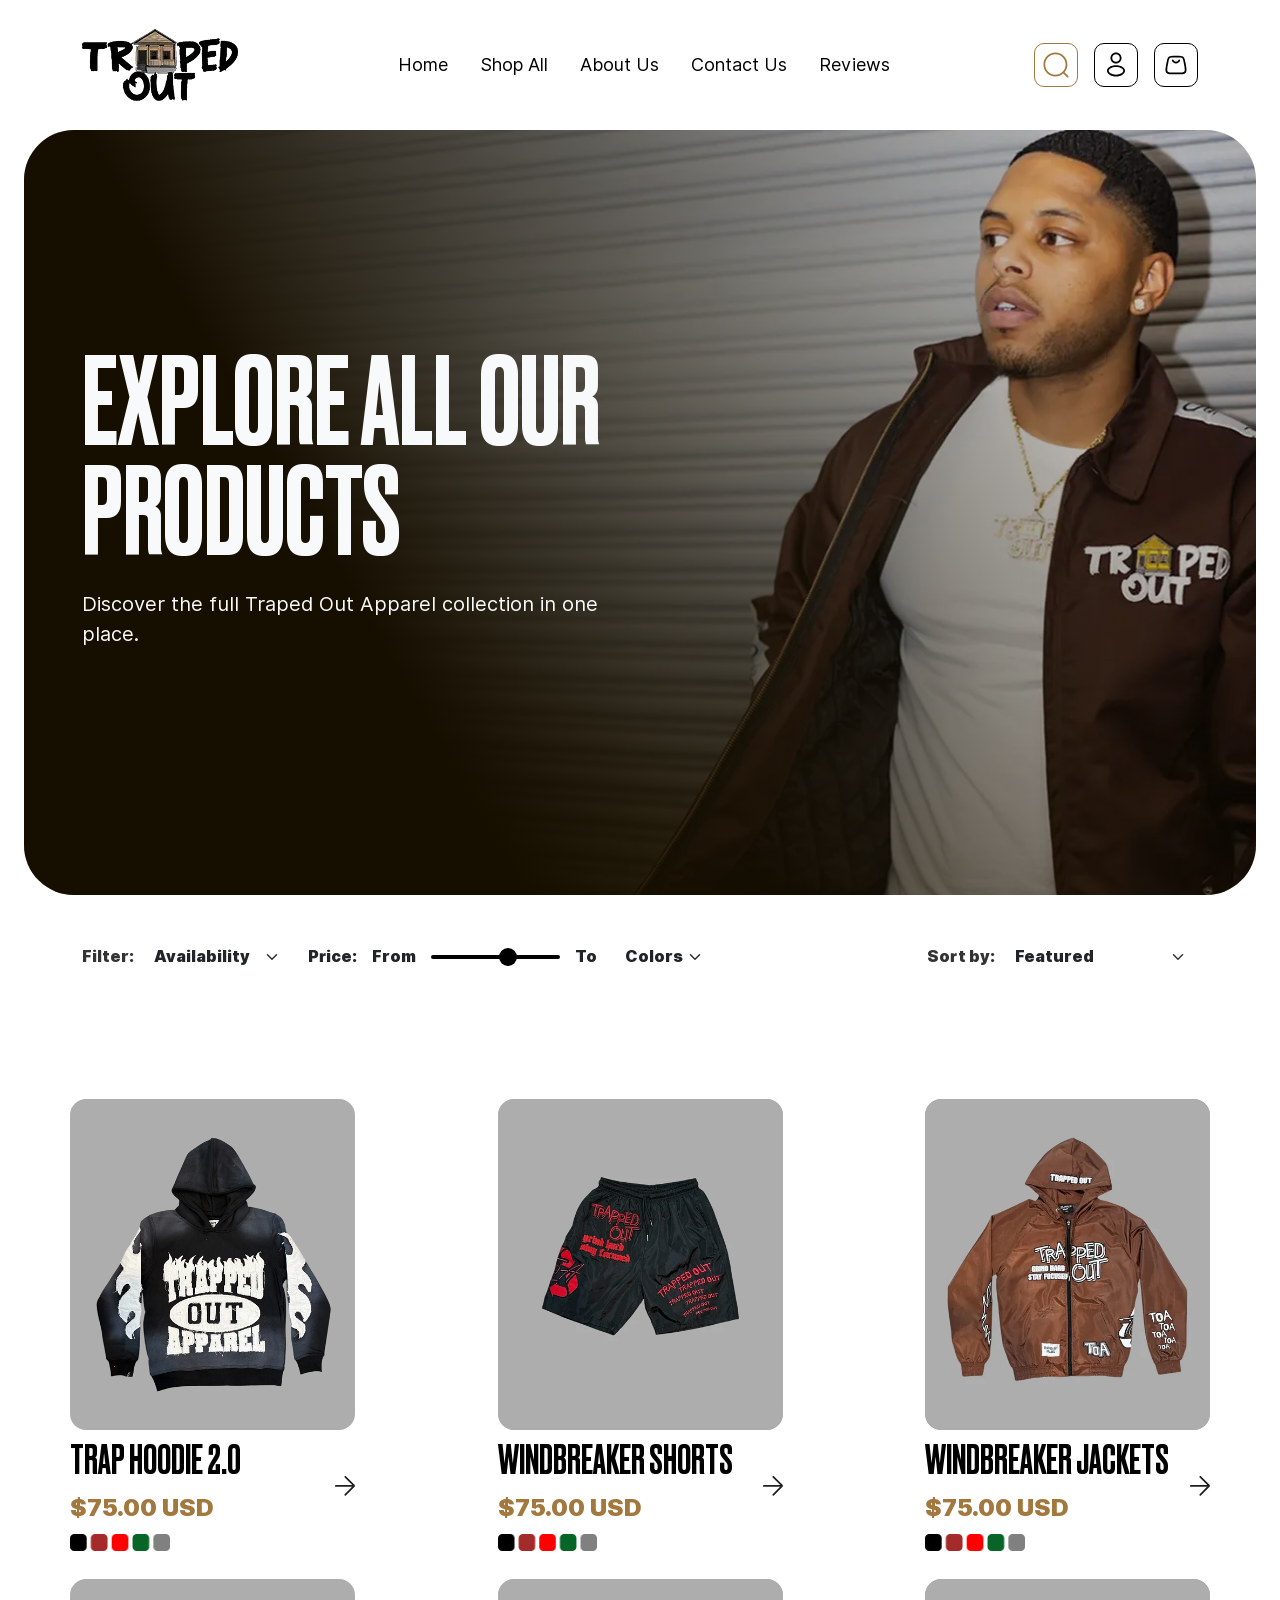
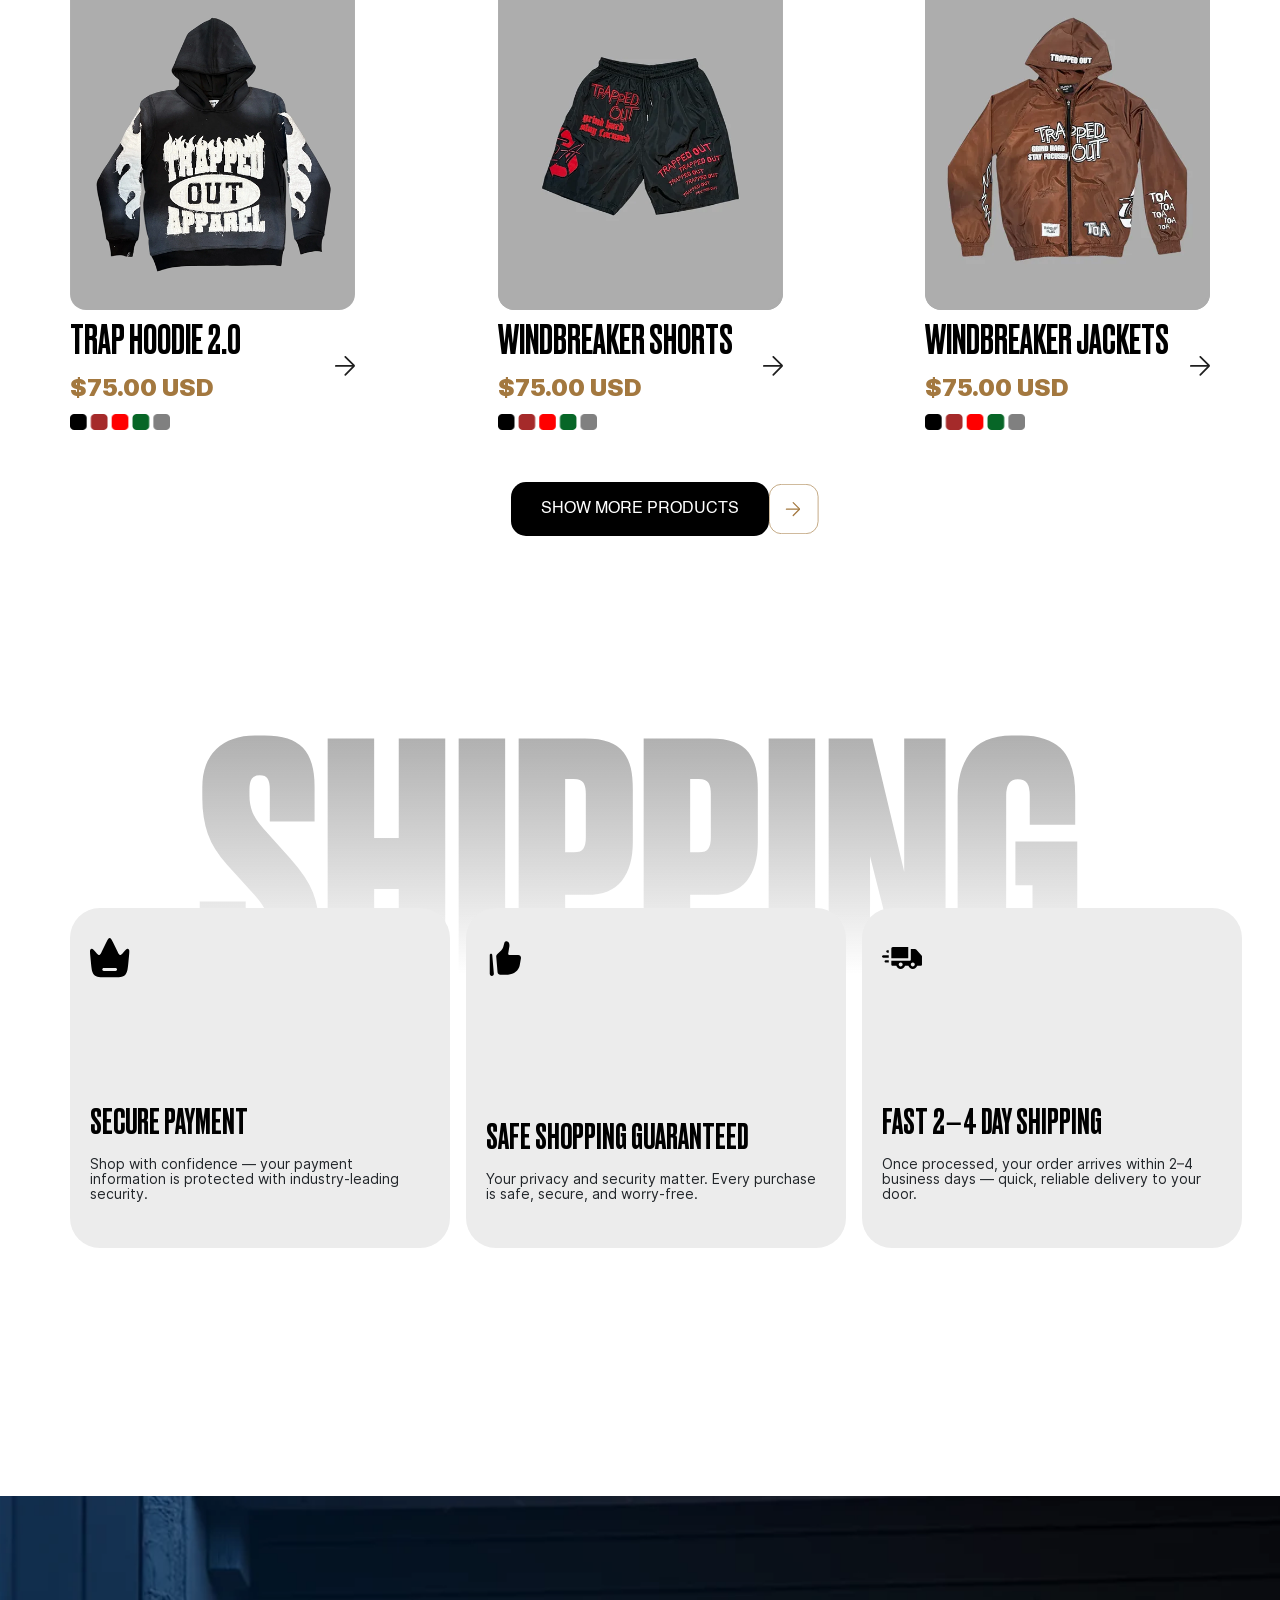
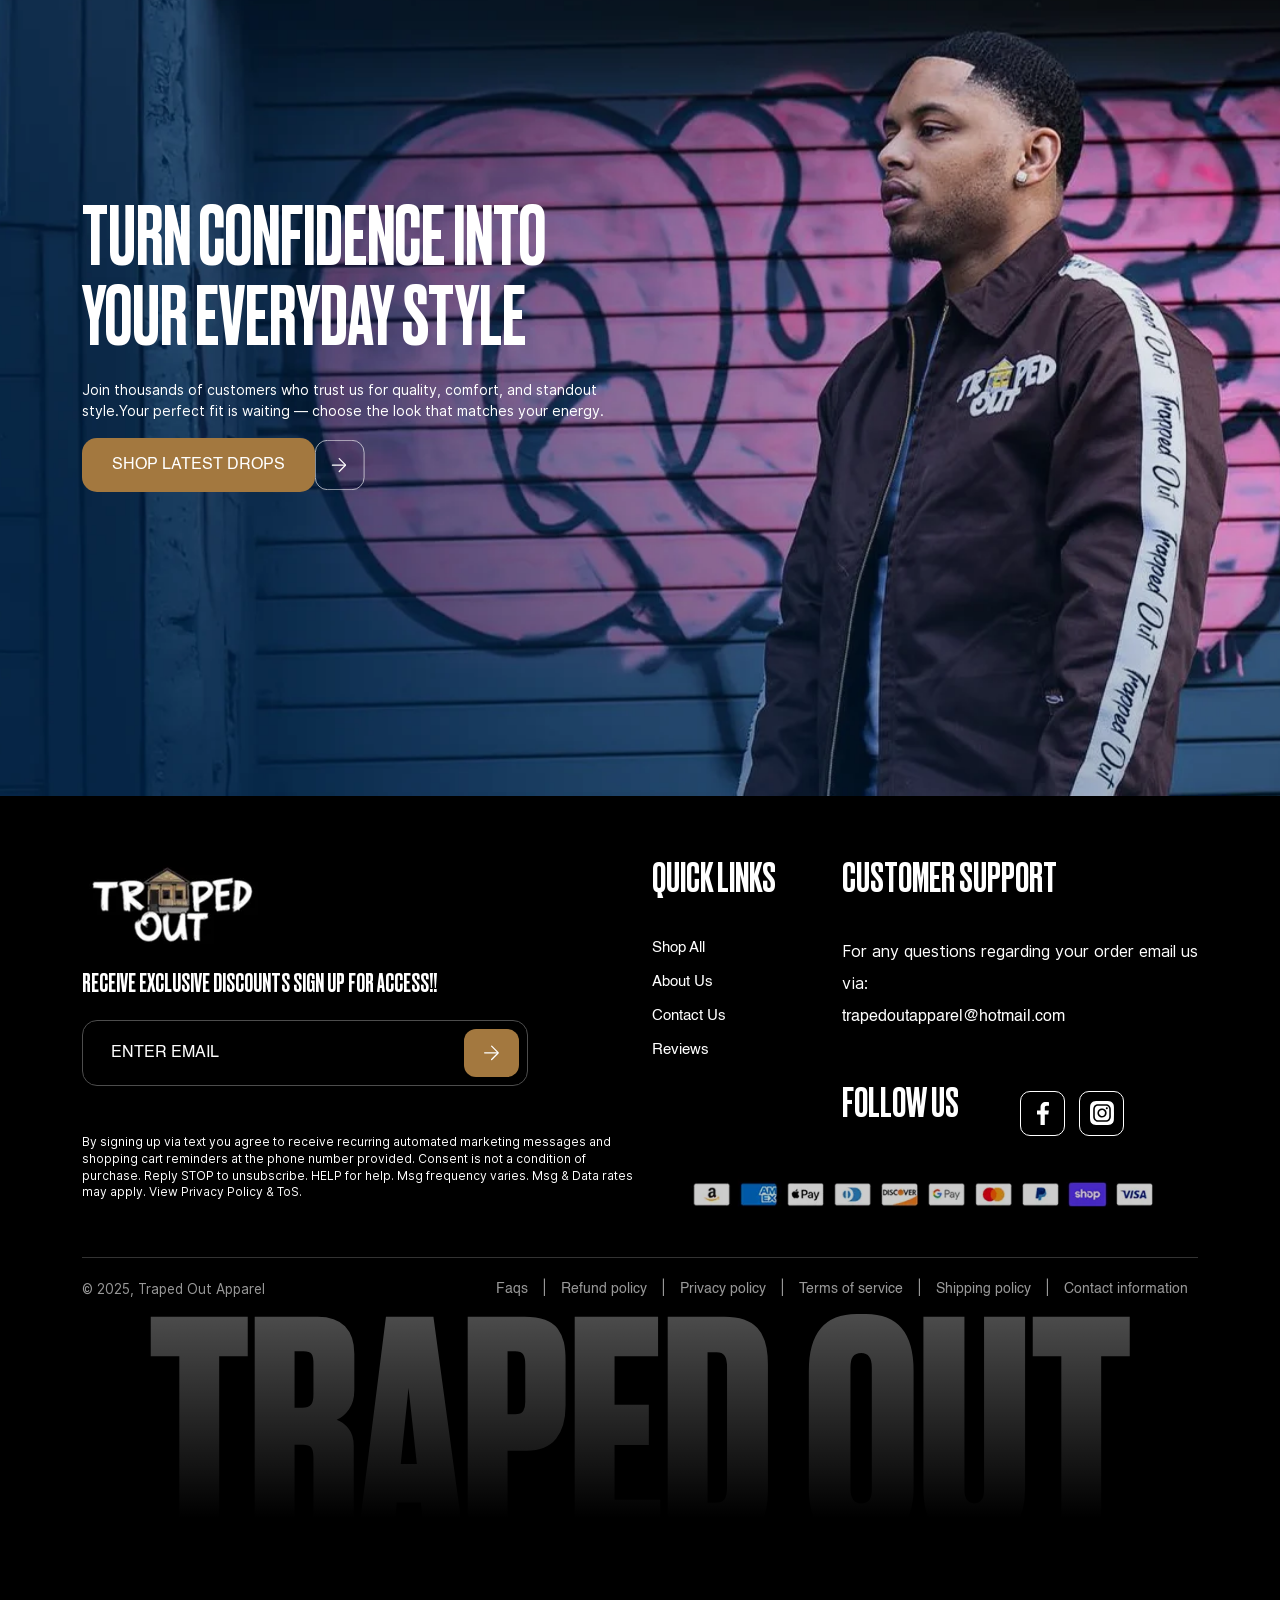
<file: ui-traped/shopall.html>
<!DOCTYPE html>
<html lang="en">

<head>
    <meta charset="UTF-8">
    <meta name="viewport" content="width=device-width, initial-scale=1.0">
    <title>Traped Out || Contact</title>
    <link rel="stylesheet" href=".//assets/css/bootstrap-min.css">
    <link rel="stylesheet" href=".//assets/css/swiper.css">
    <link rel="stylesheet" href=".//assets/css/style.css">
    <link rel="stylesheet" href=".//assets/css/responsive-style.css">
    <link rel="shortcut icon" href="./assets/images/logo/fav-icon.avif" type="image/x-icon">
</head>

<body>
    <main class="shop-all">
        <!-- header -->
        <nav class="trap-nav navbar navbar-expand-lg my-3">
            <div class="container">
                <!-- mobile btn -->
                <button class="navbar-toggler" type="button" data-bs-toggle="offcanvas" data-bs-target="#mobileMenu">
                    <span class="navbar-toggler-icon"></span>
                </button>
                <!-- Desk Logo -->
                <a class="navbar-brand" href="/">
                    <img src="./assets/images/logo/logo.webp" alt="" srcset="" width="156px" height="72px">
                </a>
                <!-- Cart Icon -->
                <div class="cart-Icon-on-mobile">
                    <svg width="28" height="28" viewBox="0 0 28 28" fill="none" xmlns="http://www.w3.org/2000/svg">
                        <path fill-rule="evenodd" clip-rule="evenodd"
                            d="M10.4079 8.50835C10.8635 8.34731 11.3634 8.58612 11.5244 9.04174C11.8852 10.0625 12.8587 10.7917 14.0003 10.7917C15.1419 10.7917 16.1154 10.0625 16.4762 9.04174C16.6372 8.58612 17.1371 8.34731 17.5927 8.50835C18.0484 8.66939 18.2872 9.1693 18.1261 9.62492C17.526 11.323 15.9066 12.5417 14.0003 12.5417C12.094 12.5417 10.4747 11.323 9.87448 9.62492C9.71344 9.1693 9.95225 8.66939 10.4079 8.50835ZM14.4208 6.41667H13.5794C11.6826 6.41667 10.4202 6.41978 9.46404 6.53791C8.556 6.65011 8.13744 6.84516 7.84372 7.08893C7.55 7.3327 7.28114 7.70814 7.00353 8.57996C6.71121 9.49794 6.4755 10.7382 6.12595 12.6025C5.63597 15.2157 5.30747 16.9906 5.24911 18.3276C5.19287 19.6162 5.40881 20.164 5.712 20.5294C6.0152 20.8947 6.51385 21.2079 7.79079 21.3901C9.11556 21.5791 10.9206 21.5833 13.5794 21.5833H14.4208C17.0795 21.5833 18.8846 21.5791 20.2094 21.3901C21.4863 21.2079 21.985 20.8947 22.2882 20.5294C22.5914 20.164 22.8073 19.6162 22.7511 18.3276C22.6927 16.9906 22.3642 15.2157 21.8742 12.6025C21.5247 10.7382 21.2889 9.49794 20.9966 8.57996C20.719 7.70814 20.4502 7.3327 20.1564 7.08893C19.8627 6.84516 19.4442 6.65011 18.5361 6.53791C17.58 6.41978 16.3175 6.41667 14.4208 6.41667ZM6.7261 5.74229C5.43006 6.81792 5.08868 8.6386 4.40592 12.28C3.44584 17.4004 2.96581 19.9606 4.36536 21.647C5.76492 23.3333 8.36975 23.3333 13.5794 23.3333H14.4208C19.6304 23.3333 22.2352 23.3333 23.6348 21.647C25.0344 19.9606 24.5543 17.4004 23.5942 12.28C22.9115 8.6386 22.5701 6.81792 21.2741 5.74229C19.978 4.66667 18.1256 4.66667 14.4208 4.66667H13.5794C9.87457 4.66667 8.02215 4.66667 6.7261 5.74229Z"
                            fill="black" />
                    </svg>
                </div>
                <!-- menu -->
                <div class="offcanvas offcanvas-start" tabindex="-1" id="mobileMenu">
                    <div class="offcanvas-header">
                        <button type="button" class="btn-close" data-bs-dismiss="offcanvas"></button>
                    </div>

                    <div class="offcanvas-body ">
                        <ul class="navbar-nav mx-auto mb-2 mb-lg-0 gap-3">
                            <li class="nav-item">
                                <a class="nav-link active" aria-current="page" href="./index.html">Home</a>
                            </li>
                            <li class="nav-item">
                                <a class="nav-link active" aria-current="page" href="./shopall.html">Shop All</a>
                            </li>
                            <li class="nav-item">
                                <a class="nav-link active" aria-current="page" href="./about.html">About Us</a>
                            </li>
                            <li class="nav-item">
                                <a class="nav-link active" aria-current="page" href="./contact.html">Contact Us</a>
                            </li>
                            <li class="nav-item">
                                <a class="nav-link active" aria-current="page" href="./reviews.html">Reviews</a>
                            </li>
                        </ul>
                        <div class="Nav-Icons d-flex justify-sm-content-between gap-3">
                            <div class="users search">

                                <svg width="28" height="28" viewBox="0 0 28 28" fill="none"
                                    xmlns="http://www.w3.org/2000/svg">
                                    <path fill-rule="evenodd" clip-rule="evenodd"
                                        d="M13.4168 3.20833C7.77892 3.20833 3.2085 7.77876 3.2085 13.4167C3.2085 19.0546 7.77892 23.625 13.4168 23.625C19.0547 23.625 23.6252 19.0546 23.6252 13.4167C23.6252 7.77876 19.0547 3.20833 13.4168 3.20833ZM1.4585 13.4167C1.4585 6.81226 6.81242 1.45833 13.4168 1.45833C20.0212 1.45833 25.3752 6.81226 25.3752 13.4167C25.3752 16.4039 24.2798 19.1354 22.4688 21.2312L26.2856 25.0479C26.6273 25.3897 26.6273 25.9437 26.2856 26.2854C25.9438 26.6271 25.3898 26.6271 25.0481 26.2854L21.2314 22.4687C19.1355 24.2796 16.4041 25.375 13.4168 25.375C6.81242 25.375 1.4585 20.0211 1.4585 13.4167Z"
                                        fill="#A3783F" />
                                </svg>

                            </div>
                            <div class="users">
                                <svg width="28" height="28" viewBox="0 0 28 28" fill="none"
                                    xmlns="http://www.w3.org/2000/svg">
                                    <path fill-rule="evenodd" clip-rule="evenodd"
                                        d="M14.0002 1.45833C10.9396 1.45833 8.4585 3.93942 8.4585 7C8.4585 10.0606 10.9396 12.5417 14.0002 12.5417C17.0607 12.5417 19.5418 10.0606 19.5418 7C19.5418 3.93942 17.0607 1.45833 14.0002 1.45833ZM10.2085 7C10.2085 4.90592 11.9061 3.20833 14.0002 3.20833C16.0942 3.20833 17.7918 4.90592 17.7918 7C17.7918 9.09408 16.0942 10.7917 14.0002 10.7917C11.9061 10.7917 10.2085 9.09408 10.2085 7Z"
                                        fill="black" />
                                    <path fill-rule="evenodd" clip-rule="evenodd"
                                        d="M14.0002 14.2917C11.6209 14.2917 9.42393 14.8409 7.79134 15.7738C6.18349 16.6926 4.9585 18.0952 4.9585 19.8333C4.9585 21.5715 6.18349 22.9741 7.79134 23.8929C9.42393 24.8258 11.6209 25.375 14.0002 25.375C16.3794 25.375 18.5764 24.8258 20.209 23.8929C21.8168 22.9741 23.0418 21.5715 23.0418 19.8333C23.0418 18.0952 21.8168 16.6926 20.209 15.7738C18.5764 14.8409 16.3794 14.2917 14.0002 14.2917ZM6.7085 19.8333C6.7085 18.9942 7.31167 18.0634 8.65958 17.2932C9.98273 16.5371 11.8691 16.0417 14.0002 16.0417C16.1313 16.0417 18.0176 16.5371 19.3407 17.2932C20.6887 18.0634 21.2918 18.9942 21.2918 19.8333C21.2918 20.6725 20.6887 21.6032 19.3407 22.3734C18.0176 23.1295 16.1313 23.625 14.0002 23.625C11.8691 23.625 9.98273 23.1295 8.65958 22.3734C7.31167 21.6032 6.7085 20.6725 6.7085 19.8333Z"
                                        fill="black" />
                                </svg>
                            </div>
                            <div class="users cart-ondex">

                                <svg width="28" height="28" viewBox="0 0 28 28" fill="none"
                                    xmlns="http://www.w3.org/2000/svg">
                                    <path fill-rule="evenodd" clip-rule="evenodd"
                                        d="M10.4079 8.50835C10.8635 8.34731 11.3634 8.58612 11.5244 9.04174C11.8852 10.0625 12.8587 10.7917 14.0003 10.7917C15.1419 10.7917 16.1154 10.0625 16.4762 9.04174C16.6372 8.58612 17.1371 8.34731 17.5927 8.50835C18.0484 8.66939 18.2872 9.1693 18.1261 9.62492C17.526 11.323 15.9066 12.5417 14.0003 12.5417C12.094 12.5417 10.4747 11.323 9.87448 9.62492C9.71344 9.1693 9.95225 8.66939 10.4079 8.50835ZM14.4208 6.41667H13.5794C11.6826 6.41667 10.4202 6.41978 9.46404 6.53791C8.556 6.65011 8.13744 6.84516 7.84372 7.08893C7.55 7.3327 7.28114 7.70814 7.00353 8.57996C6.71121 9.49794 6.4755 10.7382 6.12595 12.6025C5.63597 15.2157 5.30747 16.9906 5.24911 18.3276C5.19287 19.6162 5.40881 20.164 5.712 20.5294C6.0152 20.8947 6.51385 21.2079 7.79079 21.3901C9.11556 21.5791 10.9206 21.5833 13.5794 21.5833H14.4208C17.0795 21.5833 18.8846 21.5791 20.2094 21.3901C21.4863 21.2079 21.985 20.8947 22.2882 20.5294C22.5914 20.164 22.8073 19.6162 22.7511 18.3276C22.6927 16.9906 22.3642 15.2157 21.8742 12.6025C21.5247 10.7382 21.2889 9.49794 20.9966 8.57996C20.719 7.70814 20.4502 7.3327 20.1564 7.08893C19.8627 6.84516 19.4442 6.65011 18.5361 6.53791C17.58 6.41978 16.3175 6.41667 14.4208 6.41667ZM6.7261 5.74229C5.43006 6.81792 5.08868 8.6386 4.40592 12.28C3.44584 17.4004 2.96581 19.9606 4.36536 21.647C5.76492 23.3333 8.36975 23.3333 13.5794 23.3333H14.4208C19.6304 23.3333 22.2352 23.3333 23.6348 21.647C25.0344 19.9606 24.5543 17.4004 23.5942 12.28C22.9115 8.6386 22.5701 6.81792 21.2741 5.74229C19.978 4.66667 18.1256 4.66667 14.4208 4.66667H13.5794C9.87457 4.66667 8.02215 4.66667 6.7261 5.74229Z"
                                        fill="black" />
                                </svg>

                            </div>
                        </div>
                    </div>
                </div>
            </div>
        </nav>
        <!-- header end -->
        <!-- hero banner -->
        <section class="collection-hero position-relative mx-4 overflow-hidden"
            style=" background: url(./assets/images/shopall-back.webp) center / cover no-repeat;">
            <div class="ex-wrapper">
                <div class="collection-hero-wrapper h-100 container d-flex align-items-center">
                    <div class="collection-hero-content  w-50 text-light">
                        <h1>Explore All Our Products</h1>
                        <p class="mt-3 mb-4">Discover the full Traped Out Apparel collection in one
                            place. </p>

                    </div>
                </div>
            </div>
        </section>
        <!-- hero banner end -->
        <!-- filter start -->
        <div class="container">
            <div class="filters-section py-4 ">
                <div class="filters-container d-flex align-items-center flex-wrap gap-3 justify-content-between ">
                    <!-- Availability Filter -->
                    <div class="filter-group">
                        <span class="filter-label text-nowrap">Filter:</span>
                        <select class="form-select">
                            <option selected>Availability</option>
                            <option>In stock</option>
                            <option>Out of stock</option>
                        </select>
                    </div>

                    <!-- Price Range -->
                    <div class="price-range-group">
                        <span class="filter-label text-nowrap">Price:</span>
                        <span>From</span>
                        <!-- <input type="text" class="price-input" value="$0" placeholder="$0"> -->
                        <input type="range" class="range-slider" min="0" max="500" value="305">
                        <span>To</span>
                        <!-- <input type="text" class="price-input" value="$305" placeholder="$500"> -->
                    </div>

                    <!-- Colors Filter -->
                    <div class="filter-group">
                        <select class="form-select">
                            <option selected>Colors</option>
                            <option>Black</option>
                            <option>White</option>
                            <option>Red</option>
                            <option>Blue</option>
                        </select>
                    </div>

                    <!-- Sort By -->
                    <div class="filter-group sort-group">
                        <span class="filter-label text-nowrap">Sort by:</span>
                        <select class="form-select">
                            <option selected>Featured</option>
                            <option>Price: Low to High</option>
                            <option>Price: High to Low</option>
                            <option>Newest</option>
                            <option>Best Selling</option>
                        </select>
                    </div>
                </div>
            </div>
        </div>
        <!-- filter end -->
        <!-- feature product start -->
        <section class="trap-feature-product mb-5 pb-5">
            <div class="container">
                <div class="product-card row justify-content-between mt-md-5 gap-4 flex-column flex-sm-row">
                    <div class="product product1 col-sm-3">
                        <a href="./single.html" class="text-decoration-none text-black">
                            <img src="./assets/images/productImag.png" alt="Feature" class="img-fluid mb-2 rounded-4"
                                style="background: #adadad;">
                            <div class="info">
                                <h1>trap hoodie 2.0</h1>
                                <h4 class="price">$75.00 USD</h4>
                                <img src="./assets/images/varients.png" alt="varients" class="verient-image">
                            </div>
                        </a>
                    </div>
                    <div class="product product1 col-sm-3">
                        <a href="./single.html" class="text-decoration-none text-black">
                            <img src="./assets/images/feature1 (1).webp" alt="Feature" class="img-fluid mb-2 rounded-4"
                                style="background: #adadad;">
                            <div class="info">
                                <h1>Windbreaker Shorts</h1>
                                <h4 class="price">$75.00 USD</h4>
                                <img src="./assets/images/varients.png" alt="varients" class="verient-image">
                            </div>
                        </a>
                    </div>
                    <div class="product product1 col-sm-3">
                        <a href="./single.html" class="text-decoration-none text-black">
                            <img src="./assets/images/feature1 (2).webp" alt="Feature" class="img-fluid mb-2 rounded-4"
                                style="background: #adadad;">
                            <div class="info">
                                <h1>Windbreaker Jackets</h1>
                                <h4 class="price">$75.00 USD</h4>
                                <img src="./assets/images/varients.png" alt="varients" class="verient-image">
                            </div>
                        </a>
                    </div>
                    <div class="product product1 col-sm-3">
                        <a href="./single.html" class="text-decoration-none text-black">
                            <img src="./assets/images/productImag.png" alt="Feature" class="img-fluid mb-2 rounded-4"
                                style="background: #adadad;">
                            <div class="info">
                                <h1>trap hoodie 2.0</h1>
                                <h4 class="price">$75.00 USD</h4>
                                <img src="./assets/images/varients.png" alt="varients" class="verient-image">
                            </div>
                        </a>
                    </div>
                    <div class="product product1 col-sm-3">
                        <a href="./single.html" class="text-decoration-none text-black">
                            <img src="./assets/images/feature1 (1).webp" alt="Feature" class="img-fluid mb-2 rounded-4"
                                style="background: #adadad;">
                            <div class="info">
                                <h1>Windbreaker Shorts</h1>
                                <h4 class="price">$75.00 USD</h4>
                                <img src="./assets/images/varients.png" alt="varients" class="verient-image">
                            </div>
                        </a>
                    </div>
                    <div class="product product1 col-sm-3">
                        <a href="./single.html" class="text-decoration-none text-black">
                            <img src="./assets/images/feature1 (2).webp" alt="Feature" class="img-fluid mb-2 rounded-4"
                                style="background: #adadad;">
                            <div class="info">
                                <h1>Windbreaker Jackets</h1>
                                <h4 class="price">$75.00 USD</h4>
                                <img src="./assets/images/varients.png" alt="varients" class="verient-image">
                            </div>
                        </a>
                    </div>
                </div>
                <div class="view-all-btn text-center my-5">
                    <a href="./collection.html" class="trap-btn d-inline-block">Show More Products</a>
                </div>
            </div>
        </section>
        <!-- feature product end -->
        <!-- gradient start -->
        <section class="gradient-heading">
            <div class="container text-center">
                <h1>Shipping</h1>
            </div>
        </section>
        <!-- gradient start -->
        <!-- shipping card start -->
        <section class="why-choose-card">
            <div class="container mb-5">
                <div class="row gap-3 flex-wrap flex-lg-nowrap">
                    <div class="col-md-4 why-card d-flex flex-column align-items-start gap-4 justify-content-between">
                        <div class="icon">

                            <svg width="39" height="39" viewBox="0 0 39 39" fill="none"
                                xmlns="http://www.w3.org/2000/svg">
                                <path fill-rule="evenodd" clip-rule="eenodd"
                                    d="M38.0232 17.4921L37.5839 22.1597C36.8601 29.8505 36.4982 33.6959 34.2315 36.0146C31.9648 38.3333 28.5676 38.3333 21.7732 38.3333H16.5601C9.76573 38.3333 6.36853 38.3333 4.10185 36.0146C1.83517 33.6959 1.47325 29.8505 0.749421 22.1596L0.310131 17.4921C-0.0348831 13.8263 -0.20739 11.9933 0.419722 11.2356C0.758959 10.8258 1.22026 10.5746 1.71347 10.5313C2.62523 10.4512 3.77024 11.7547 6.06025 14.3617C7.24455 15.7099 7.83671 16.3841 8.4973 16.4884C8.86332 16.5463 9.23626 16.4868 9.57424 16.3167C10.1842 16.0098 10.5909 15.1764 11.4043 13.5097L15.6916 4.72431C17.2286 1.57477 17.9971 0 19.1667 0C20.3362 0 21.1047 1.57477 22.6417 4.7243L26.929 13.5096C27.7424 15.1764 28.1491 16.0098 28.7591 16.3167C29.0971 16.4868 29.47 16.5463 29.836 16.4884C30.4966 16.3841 31.0888 15.7099 32.2731 14.3617C34.5631 11.7547 35.7081 10.4512 36.6199 10.5313C37.1131 10.5746 37.5744 10.8258 37.9136 11.2356C38.5407 11.9933 38.3682 13.8263 38.0232 17.4921ZM11.9792 30.6667C11.9792 29.8728 12.6228 29.2292 13.4167 29.2292H24.9167C25.7106 29.2292 26.3542 29.8728 26.3542 30.6667C26.3542 31.4606 25.7106 32.1042 24.9167 32.1042H13.4167C12.6228 32.1042 11.9792 31.4606 11.9792 30.6667Z"
                                    fill="black"></path>
                            </svg>
                        </div>
                        <div class="content">
                            <h3 class="mb-3">Secure Payment</h3>
                            <p>Shop with confidence — your payment information is protected with industry-leading
                                security.
                            </p>
                        </div>
                    </div>
                    <div class="col-md-4 why-card d-flex flex-column align-items-start gap-4 justify-content-between">
                        <div class="icon">
                            <svg width="74" height="74" viewBox="0 0 74 74" fill="none"
                                xmlns="http://www.w3.org/2000/svg">
                                <path
                                    d="M62.498 50.1504L64.6734 37.5711C65.2168 34.4292 62.8006 31.5555 59.6156 31.5555H43.6406C42.0573 31.5555 40.8516 30.1344 41.1079 28.5702L43.1511 16.0995C43.4831 14.0735 43.3883 12.0004 42.8728 10.0133C42.4458 8.36714 41.1757 7.04534 39.5054 6.50877L39.0585 6.36517C38.049 6.04089 36.9472 6.11635 35.9955 6.57496C34.9479 7.07976 34.1815 8.00051 33.8975 9.09557L32.4307 14.75C31.964 16.5491 31.2842 18.2856 30.4077 19.9265C29.127 22.3239 27.147 24.2427 25.0887 26.0163L20.6526 29.839C19.4019 30.9168 18.745 32.531 18.8873 34.177L21.3915 63.1377C21.6212 65.7941 23.8421 67.8334 26.5054 67.8334H40.8387C51.5727 67.8334 60.7334 60.3545 62.498 50.1504Z"
                                    fill="black"></path>
                                <path fill-rule="evenodd" clip-rule="evenodd"
                                    d="M9.1503 29.2456C10.3875 29.1922 11.4472 30.123 11.5539 31.3567L14.5497 66.0027C14.7421 68.2282 12.9891 70.1463 10.7507 70.1463C8.64224 70.1463 6.9375 68.4359 6.9375 66.3314V31.5559C6.9375 30.3176 7.91307 29.299 9.1503 29.2456Z"
                                    fill="black"></path>
                            </svg>
                        </div>
                        <div class="content">
                            <h3 class="mb-3">Safe Shopping Guaranteed</h3>
                            <p>Your privacy and security matter. Every purchase is safe, secure, and worry-free.</p>
                        </div>
                    </div>
                    <div class="col-md-4 why-card d-flex flex-column align-items-start gap-4 justify-content-between">
                        <div class="icon">

                            <svg width="90" height="49" viewBox="0 0 90 49" fill="none"
                                xmlns="http://www.w3.org/2000/svg">
                                <path
                                    d="M0 20.291C0.0585388 20.1946 0.12913 20.105 0.175616 20.0037C0.709353 18.8162 1.63909 18.22 2.98548 18.2217C5.32703 18.225 7.66859 18.2217 10.0101 18.2217C11.4443 18.2217 12.8785 18.2217 14.3127 18.2217C14.6003 18.2217 14.8878 18.2217 15.2304 18.2217C15.2304 20.0817 15.2304 21.877 15.2304 23.8018C14.9549 23.8018 14.676 23.8018 14.3954 23.8018C10.7074 23.8018 7.01949 23.7935 3.33155 23.8067C1.84225 23.8117 0.719683 23.2936 0.136017 21.9052C0.118799 21.8653 0.0482084 21.8471 0.00172173 21.8188C0 21.309 0 20.7991 0 20.291Z"
                                    fill="black"></path>
                                <path
                                    d="M32.2104 41.9733C29.9532 41.9733 27.7287 41.9733 25.5043 41.9733C24.9774 41.9733 24.4488 41.985 23.922 41.97C22.3587 41.9285 21.2309 40.9337 21.026 39.4291C21.014 39.3444 20.9968 39.2613 20.9968 39.1766C20.9933 36.5211 20.9916 33.8656 20.995 31.2101C20.995 31.1038 21.0484 30.9975 21.0966 30.8198C21.4479 30.8198 21.7939 30.8198 22.1383 30.8198C35.2303 30.8198 48.3206 30.8198 61.4127 30.8165C61.85 30.8165 62.3028 30.8314 62.7194 30.7301C63.9109 30.4395 64.7115 29.4431 64.8217 28.1925C64.8458 27.9119 64.8337 27.6279 64.8337 27.3456C64.8337 19.9437 64.8337 12.5434 64.8337 5.14153C64.8337 4.80772 64.8337 4.47392 64.8337 4.09029C65.1609 4.07036 65.414 4.04212 65.6688 4.04212C68.4804 4.0388 71.2919 4.05541 74.1035 4.03382C75.2674 4.02552 76.1885 4.41579 76.9478 5.27439C80.9767 9.82979 85.0193 14.3736 89.0688 18.9124C89.7127 19.6348 89.9865 20.4303 89.983 21.3902C89.9589 27.2094 89.9245 33.0303 89.9968 38.8478C90.0209 40.7328 88.5661 42.0547 86.7066 41.9933C84.4838 41.9185 82.2559 41.975 80.0297 41.975C79.7405 41.975 79.4495 41.975 79.1551 41.975C77.3817 46.4424 74.1156 49.0663 69.1398 49.0016C64.3344 48.9384 61.151 46.3693 59.4533 42.0148C56.9585 42.0148 54.4483 42.0148 51.907 42.0148C50.137 46.4623 46.852 49.0946 41.8331 48.9982C37.0674 48.9036 33.9115 46.346 32.2104 41.9733ZM37.608 39.2032C37.627 41.5199 39.6345 43.4464 42.0466 43.4663C44.4777 43.4846 46.5283 41.495 46.4973 39.1451C46.468 36.8018 44.4846 34.8903 42.0707 34.8803C39.6517 34.8687 37.5874 36.8682 37.608 39.2032ZM73.7161 39.3062C73.8143 36.9546 71.8498 34.9468 69.3843 34.8803C67.0117 34.8156 64.925 36.7287 64.8441 39.0405C64.7631 41.3854 66.7139 43.4099 69.1983 43.4497C71.7551 43.4912 73.6369 41.6129 73.7161 39.3062Z"
                                    fill="black"></path>
                                <path
                                    d="M59.0498 -5.96144e-05C59.0498 8.49959 59.0498 16.8747 59.0498 25.3029C46.3762 25.3029 33.7455 25.3029 21.034 25.3029C21.0168 25.0256 20.9858 24.7515 20.9858 24.4759C20.9824 17.4177 20.9824 10.3596 20.9875 3.30148C20.9875 2.96435 21.0099 2.62224 21.077 2.29176C21.3095 1.1226 22.0464 0.386892 23.2413 0.117853C23.6631 0.0231907 24.1107 0.00492259 24.5463 0.00492259C35.698 -0.00172035 46.8496 -5.96144e-05 57.9996 -5.96144e-05C58.3181 -5.96144e-05 58.6349 -5.96144e-05 59.0498 -5.96144e-05Z"
                                    fill="black"></path>
                                <path
                                    d="M15.2409 29.3383C15.2409 31.1618 15.2409 32.9521 15.2409 34.7922C15.1049 34.8154 14.9689 34.8569 14.8329 34.8569C12.7599 34.8619 10.6869 34.8752 8.61398 34.8553C7.13157 34.842 5.95219 33.8306 5.78001 32.4754C5.5889 30.9775 6.4601 29.7319 7.96317 29.3632C8.15945 29.3151 8.36605 29.2868 8.5675 29.2868C10.6697 29.2819 12.772 29.2835 14.8742 29.2868C14.9827 29.2885 15.0929 29.3184 15.2409 29.3383Z"
                                    fill="black"></path>
                                <path
                                    d="M15.2356 12.668C14.2025 12.668 13.2384 12.6912 12.2776 12.663C10.8486 12.6198 9.70537 11.5702 9.56591 10.142C9.44367 8.8865 10.2477 7.59113 11.632 7.26064C12.2725 7.10785 12.9612 7.13276 13.6309 7.10287C14.1492 7.07962 14.6708 7.09789 15.2356 7.09789C15.2356 8.97618 15.2356 10.7681 15.2356 12.668Z"
                                    fill="black"></path>
                            </svg>


                        </div>
                        <div class="content">
                            <h3 class="mb-3">Fast 2–4 Day Shipping</h3>
                            <p>Once processed, your order arrives within 2–4 business days — quick, reliable delivery to
                                your door.</p>
                        </div>
                    </div>
                </div>
            </div>
        </section>
        <!-- shipping card start -->
        <!-- CTA Footer Top Section Start   -->
        <section class="ctaFootertop vh-100 d-flex flex-column align-items-start justify-content-around text-start"
            style="background: url(./assets/images/cta.webp) center / cover no-repeat;">
            <div class="container">
                <div class="w-50 text-white">
                    <h2>Turn Confidence Into Your Everyday Style</h2>
                    <p>Join thousands of customers who trust us for quality, comfort, and standout style.Your perfect
                        fit is
                        waiting — choose the look that matches your energy.</p>
                    <a href="./collection.html" class="trap-btn trap-2-btn d-inline-block mt-3">Shop Latest Drops</a>
                </div>
            </div>
        </section>
        <!-- CTA Footer Top Section Start   -->
        <!-- Footer Section Start   -->
        <footer class="site-footer overflow-hidden">
            <div class="container">
                <div class="row gy-5">
                    <!-- Logo & Newsletter -->
                    <div class="col-md-6 pe-0">
                        <img src="./assets/images/logo/logo-white.webp" alt="Traped Out Logo" class="footer-logo">

                        <h3 class="newsletter-title">RECEIVE EXCLUSIVE DISCOUNTS SIGN UP FOR ACCESS!!</h3>

                        <form class="newsletter-form d-flex mb-md-5">
                            <input type="email" class="form-control me-0 bg-transparent text-white"
                                placeholder="ENTER EMAIL" aria-label="Email">
                            <button class="btn" type="submit">

                                <svg width="15" height="18" viewBox="0 0 18 18" fill="none"
                                    xmlns="http://www.w3.org/2000/svg">
                                    <path d="M0.774902 8.82227H16.5686" stroke="white" stroke-width="1.55"
                                        stroke-linecap="round" />
                                    <path
                                        d="M9.18481 0.775391L16.6245 8.21503C16.9271 8.51769 16.9271 9.00839 16.6245 9.31105L9.18481 16.7507"
                                        stroke="white" stroke-width="1.55" stroke-linecap="round" />
                                </svg>

                            </button>
                        </form>

                        <p class="newsletter-note">
                            By signing up via text you agree to receive recurring automated marketing messages and
                            shopping
                            cart reminders at the phone number provided. Consent is not a condition of purchase. Reply
                            STOP
                            to unsubscribe. HELP for help. Msg frequency varies. Msg & Data rates may apply. View
                            Privacy
                            Policy & ToS.
                        </p>
                    </div>

                    <!-- Quick Links -->
                    <div
                        class="col-lg-2 col-md-3 col-sm-6 quick-links-wrapper d-flex flex-column align-items-start text-start gap-4">
                        <h5>Quick Links</h5>
                        <ul class="quick-links list-unstyled">
                            <li><a href="./shopall.html">Shop All</a></li>
                            <li><a href="./about.html">About Us</a></li>
                            <li><a href="./contact.html">Contact Us</a></li>
                            <li><a href="./reviews.html">Reviews</a></li>
                        </ul>
                    </div>

                    <!-- Customer Support -->
                    <div
                        class="col-md-4 col-sm-6 customersupport d-flex flex-column align-items-start text-start gap-4">
                        <h5>Customer Support</h5>
                        <p class="m-0 lh-lg">For any questions regarding your order email us via:
                            <br><a href="mailto:trapedoutapparel@hotmail.com">trapedoutapparel@hotmail.com</a>
                        </p>

                        <div class="mt-4 w-100 row align-items-center social-container">
                            <h5 class="mb-3 w-50">Follow Us</h5>
                            <div class="social-icons w-50">
                                <a href="https://www.facebook.com/TrapedOutApparel">

                                    <svg width="12" height="23" viewBox="0 0 12 23" fill="none"
                                        xmlns="http://www.w3.org/2000/svg">
                                        <path
                                            d="M9.82868 3.81803H12V0.161034C10.9487 0.0521834 9.89238 -0.00155742 8.83542 3.43437e-05C5.69394 3.43437e-05 3.54572 1.90903 3.54572 5.40503V8.41802H0V12.512H3.54572V23H7.79596V12.512H11.3301L11.8614 8.41802H7.79596V5.80753C7.79596 4.60003 8.11935 3.81803 9.82868 3.81803Z"
                                            fill="white" />
                                    </svg>

                                </a>
                                <a href="https://www.instagram.com/trapped_out_apparel">
                                    <svg width="24" height="24" viewBox="0 0 24 24" fill="none"
                                        xmlns="http://www.w3.org/2000/svg">
                                        <path
                                            d="M12 9.024C11.4114 9.024 10.836 9.19854 10.3466 9.52555C9.85722 9.85255 9.47578 10.3173 9.25053 10.8611C9.02529 11.4049 8.96635 12.0033 9.08118 12.5806C9.19601 13.1579 9.47945 13.6881 9.89565 14.1044C10.3119 14.5206 10.8421 14.804 11.4194 14.9188C11.9967 15.0336 12.5951 14.9747 13.1389 14.7495C13.6827 14.5242 14.1474 14.1428 14.4745 13.6534C14.8015 13.164 14.976 12.5886 14.976 12C14.976 11.6092 14.899 11.2222 14.7495 10.8611C14.5999 10.5001 14.3807 10.172 14.1044 9.89565C13.828 9.6193 13.4999 9.40009 13.1389 9.25053C12.7778 9.10098 12.3908 9.024 12 9.024ZM23.916 6.084C23.9097 5.15731 23.739 4.23909 23.412 3.372C23.1711 2.73751 22.7985 2.16131 22.3186 1.68142C21.8387 1.20153 21.2625 0.828861 20.628 0.588C19.7609 0.260957 18.8427 0.0903131 17.916 0.0839999C16.368 -8.04663e-08 15.912 0 12 0C8.088 0 7.632 -8.04663e-08 6.084 0.0839999C5.15731 0.0903131 4.23909 0.260957 3.372 0.588C2.73751 0.828861 2.16131 1.20153 1.68142 1.68142C1.20153 2.16131 0.828861 2.73751 0.588 3.372C0.260957 4.23909 0.0903131 5.15731 0.0839999 6.084C-8.04663e-08 7.632 0 8.088 0 12C0 15.912 -8.04663e-08 16.368 0.0839999 17.916C0.0969167 18.846 0.267329 19.767 0.588 20.64C0.827794 21.2716 1.20015 21.8444 1.68 22.32C2.15783 22.8028 2.73527 23.1754 3.372 23.412C4.23909 23.739 5.15731 23.9097 6.084 23.916C7.632 24 8.088 24 12 24C15.912 24 16.368 24 17.916 23.916C18.8427 23.9097 19.7609 23.739 20.628 23.412C21.2647 23.1754 21.8422 22.8028 22.32 22.32C22.7998 21.8444 23.1722 21.2716 23.412 20.64C23.7387 19.7687 23.9093 18.8466 23.916 17.916C24 16.368 24 15.912 24 12C24 8.088 24 7.632 23.916 6.084ZM20.868 15.684C20.8295 16.4245 20.6714 17.1539 20.4 17.844C20.167 18.4196 19.8207 18.9425 19.3816 19.3816C18.9425 19.8207 18.4196 20.167 17.844 20.4C17.1474 20.6563 16.4139 20.7981 15.672 20.82C14.724 20.82 14.472 20.82 12 20.82C9.528 20.82 9.276 20.82 8.328 20.82C7.58608 20.7981 6.85259 20.6563 6.156 20.4C5.56092 20.1789 5.02353 19.8261 4.584 19.368C4.1492 18.9375 3.81341 18.4174 3.6 17.844C3.34267 17.1481 3.20473 16.4138 3.192 15.672C3.192 14.724 3.192 14.472 3.192 12C3.192 9.528 3.192 9.276 3.192 8.328C3.20473 7.58619 3.34267 6.85186 3.6 6.156C3.82114 5.56092 4.17393 5.02353 4.632 4.584C5.0644 4.15155 5.58392 3.81611 6.156 3.6C6.85259 3.34369 7.58608 3.20185 8.328 3.18C9.276 3.18 9.528 3.18 12 3.18C14.472 3.18 14.724 3.18 15.672 3.18C16.4139 3.20185 17.1474 3.34369 17.844 3.6C18.4391 3.82114 18.9765 4.17393 19.416 4.632C19.8508 5.0625 20.1866 5.58256 20.4 6.156C20.6563 6.85259 20.7981 7.58608 20.82 8.328C20.82 9.276 20.82 9.528 20.82 12C20.82 14.472 20.904 14.724 20.868 15.672V15.684ZM18.948 6.756C18.8051 6.36838 18.5799 6.01637 18.2877 5.72426C17.9956 5.43214 17.6436 5.20688 17.256 5.064C16.7238 4.87951 16.1632 4.79015 15.6 4.8C14.664 4.8 14.4 4.8 12 4.8C9.6 4.8 9.336 4.8 8.4 4.8C7.83392 4.80553 7.27328 4.91116 6.744 5.112C6.36232 5.24839 6.01403 5.46446 5.7223 5.74584C5.43057 6.02723 5.20207 6.36749 5.052 6.744C4.87773 7.27844 4.79259 7.83791 4.8 8.4C4.8 9.336 4.8 9.6 4.8 12C4.8 14.4 4.8 14.664 4.8 15.6C4.8119 16.1654 4.91732 16.725 5.112 17.256C5.25488 17.6436 5.48014 17.9956 5.77226 18.2877C6.06437 18.5799 6.41638 18.8051 6.804 18.948C7.316 19.1363 7.85478 19.2416 8.4 19.26C9.336 19.26 9.6 19.26 12 19.26C14.4 19.26 14.664 19.26 15.6 19.26C16.1661 19.2545 16.7267 19.1488 17.256 18.948C17.6436 18.8051 17.9956 18.5799 18.2877 18.2877C18.5799 17.9956 18.8051 17.6436 18.948 17.256C19.1488 16.7267 19.2545 16.1661 19.26 15.6C19.26 14.664 19.26 14.4 19.26 12C19.26 9.6 19.26 9.336 19.26 8.4C19.2603 7.83336 19.1545 7.27167 18.948 6.744V6.756ZM12 16.584C11.3986 16.584 10.8031 16.4653 10.2476 16.2348C9.69211 16.0043 9.18756 15.6665 8.76286 15.2407C8.33815 14.8148 8.00163 14.3094 7.77257 13.7533C7.54352 13.1972 7.42642 12.6014 7.428 12C7.428 11.0929 7.69716 10.2061 8.20138 9.45202C8.70561 8.69793 9.42225 8.1104 10.2606 7.7638C11.0989 7.4172 12.0212 7.32713 12.9107 7.50498C13.8003 7.68283 14.617 8.1206 15.2576 8.76289C15.8982 9.40517 16.3339 10.2231 16.5094 11.1131C16.6849 12.0031 16.5924 12.9251 16.2436 13.7626C15.8948 14.6 15.3054 15.315 14.55 15.8173C13.7946 16.3195 12.9071 16.5864 12 16.584ZM16.8 8.316C16.5347 8.28792 16.2892 8.16267 16.1108 7.96437C15.9324 7.76606 15.8337 7.50875 15.8337 7.242C15.8337 6.97525 15.9324 6.71794 16.1108 6.51964C16.2892 6.32134 16.5347 6.19608 16.8 6.168C17.0653 6.19608 17.3108 6.32134 17.4892 6.51964C17.6676 6.71794 17.7663 6.97525 17.7663 7.242C17.7663 7.50875 17.6676 7.76606 17.4892 7.96437C17.3108 8.16267 17.0653 8.28792 16.8 8.316Z"
                                            fill="white" />
                                    </svg>
                                </a>
                            </div>
                        </div>
                        <!-- Payment Icons -->
                        <div class="col-lg-3 text-lg-end Payment">
                            <div class="payment-icons mt-4 mt-lg-0">
                                <img src="./assets/images/payment.webp" alt="Amex">
                            </div>
                        </div>
                    </div>
                </div>

                <!-- Bottom Bar -->
                <div class="footer-bottom text-center text-md-start">
                    <div class="row align-items-center">
                        <div class="col-md-4">
                            © 2025, Traped Out Apparel
                        </div>
                        <div class="col-md-8 text-md-end">
                            <div class="footer-bottom-links">
                                <a href="#">Faqs</a> |
                                <a href="#">Refund policy</a> |
                                <a href="#">Privacy policy</a> |
                                <a href="#">Terms of service</a> |
                                <a href="#">Shipping policy</a> |
                                <a href="./contact.html">Contact information</a>
                            </div>
                        </div>
                    </div>
                </div>
            </div>
            <div class="footer-text-wrapper h-25 overflow-hidden">
                <h1 class="footerBottomHeading text-center">Traped Out</h1>
            </div>
        </footer>
        <!-- Footer Section End   -->
    </main>
    <script src="./assets/js/bootstrap-min.js"></script>
    <script src="./assets/js/swiper.js"></script>
    <script src="./assets/js/script.js"></script>
</body>

</html>
</file>
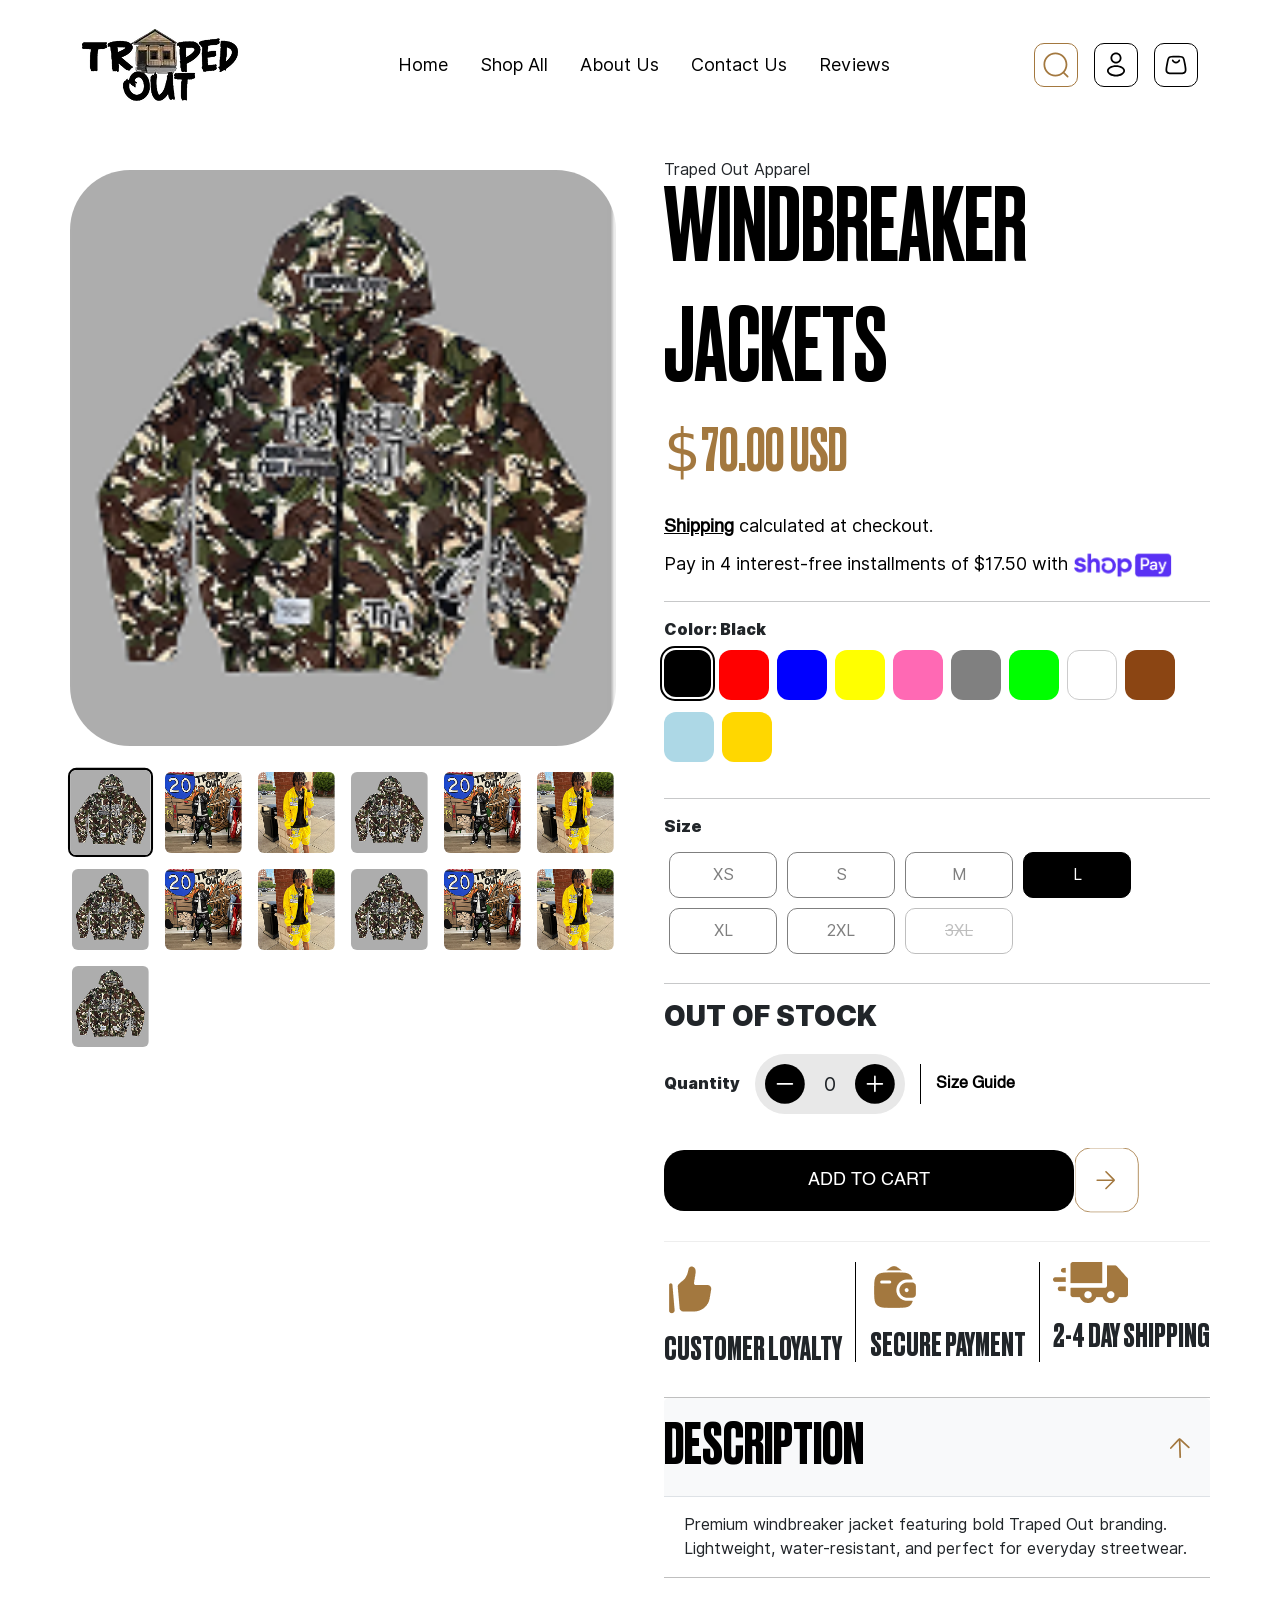
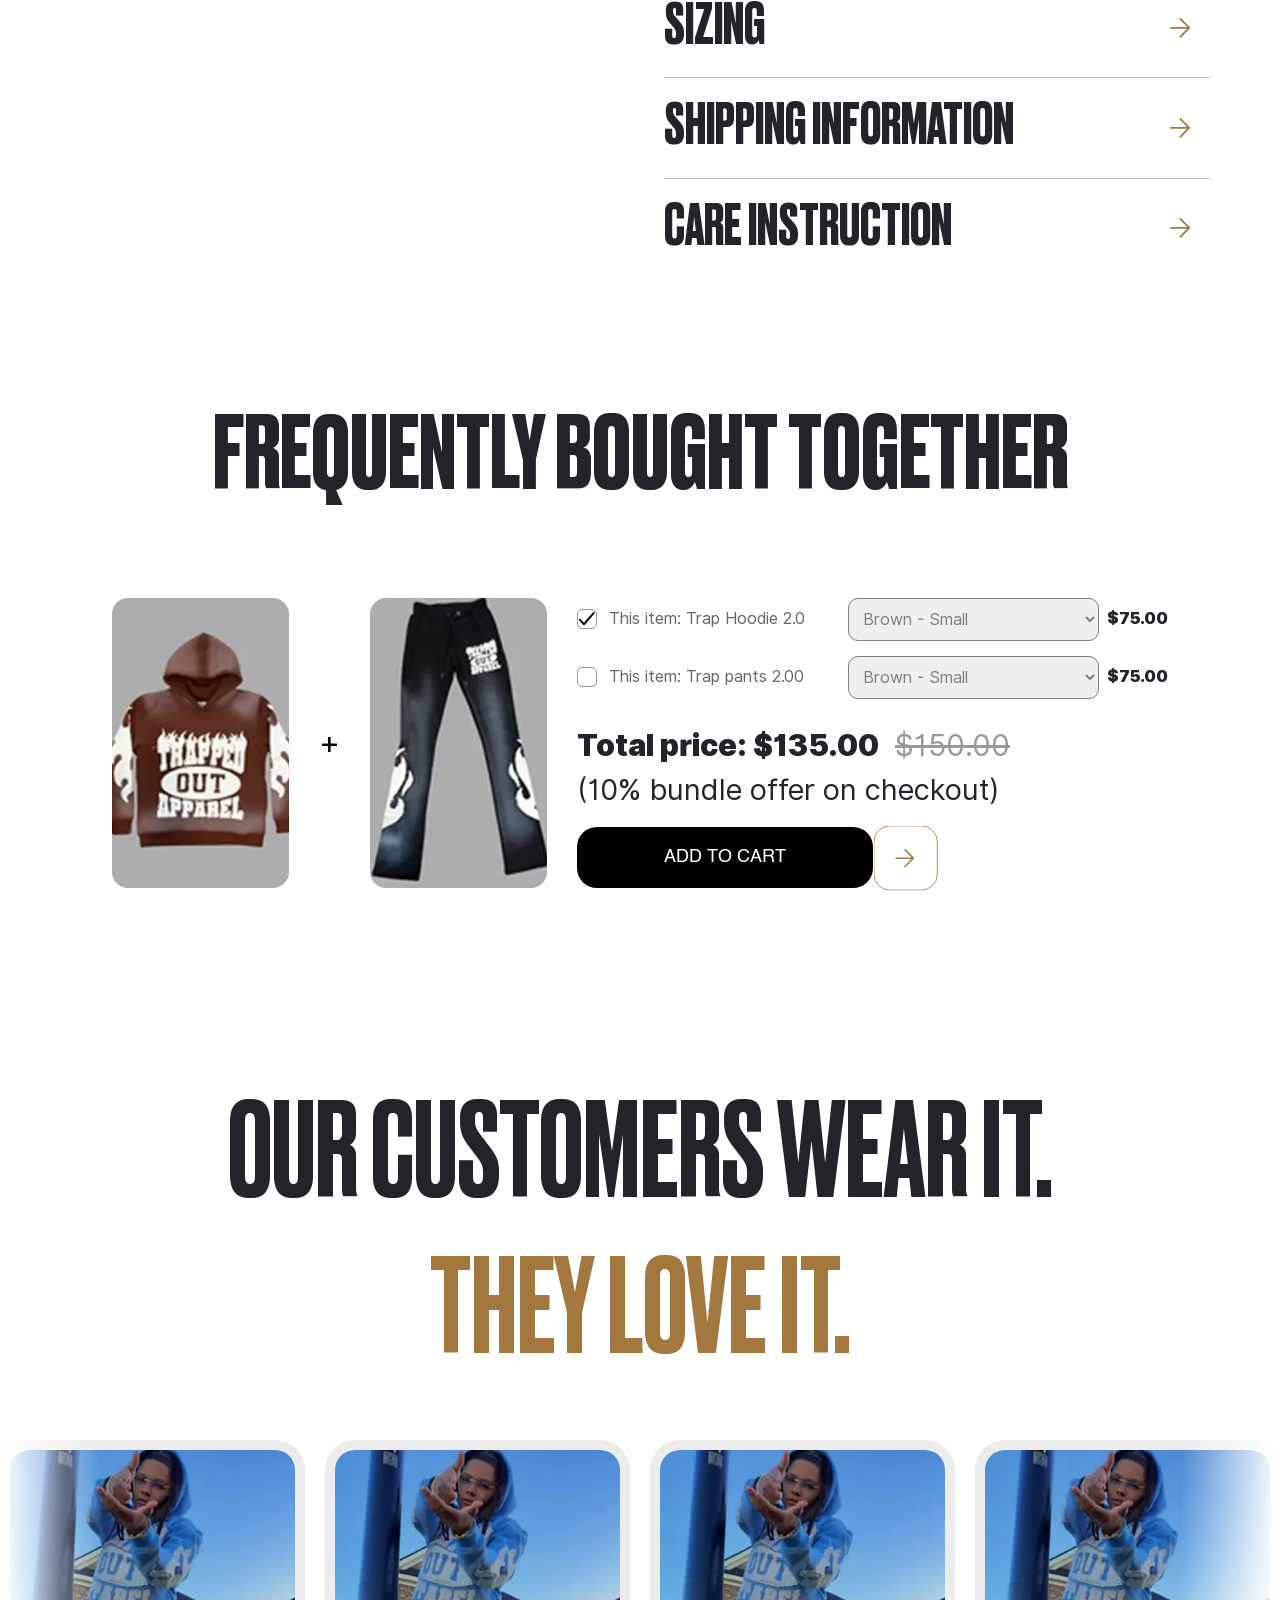
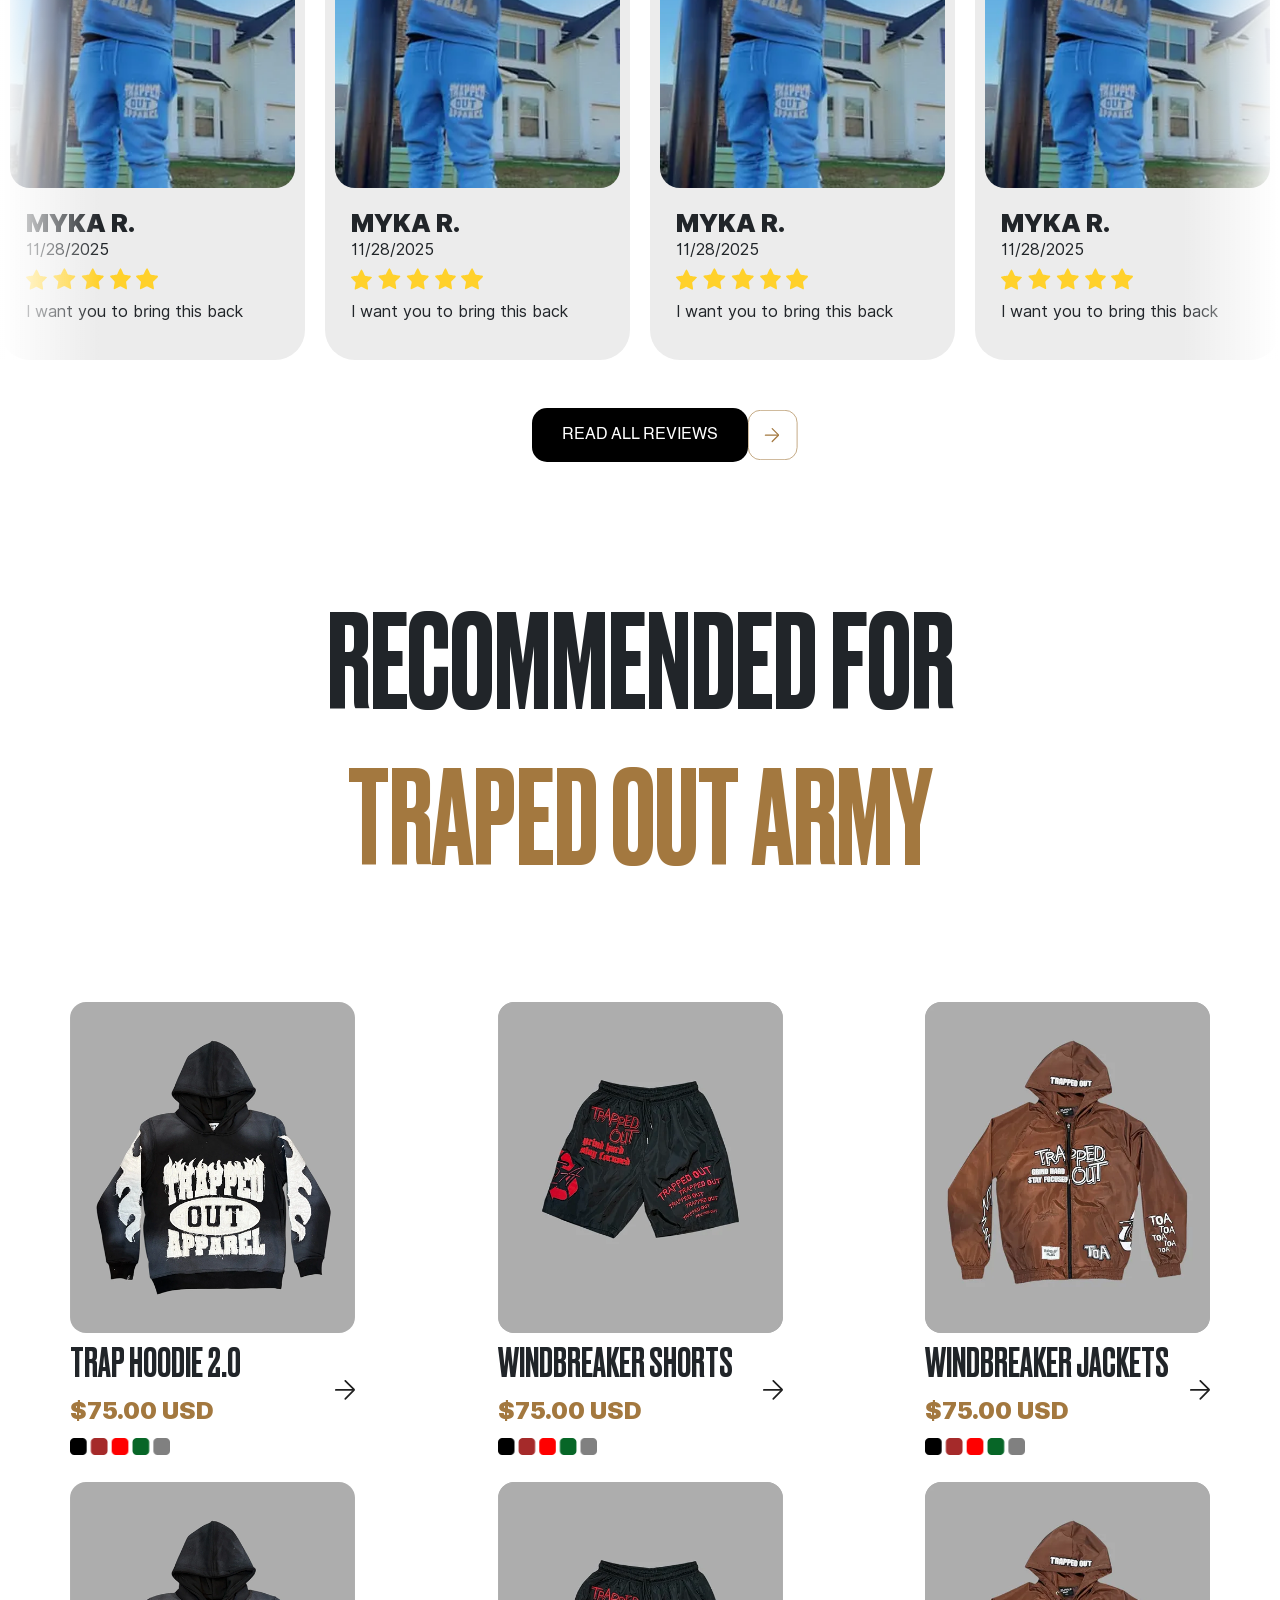
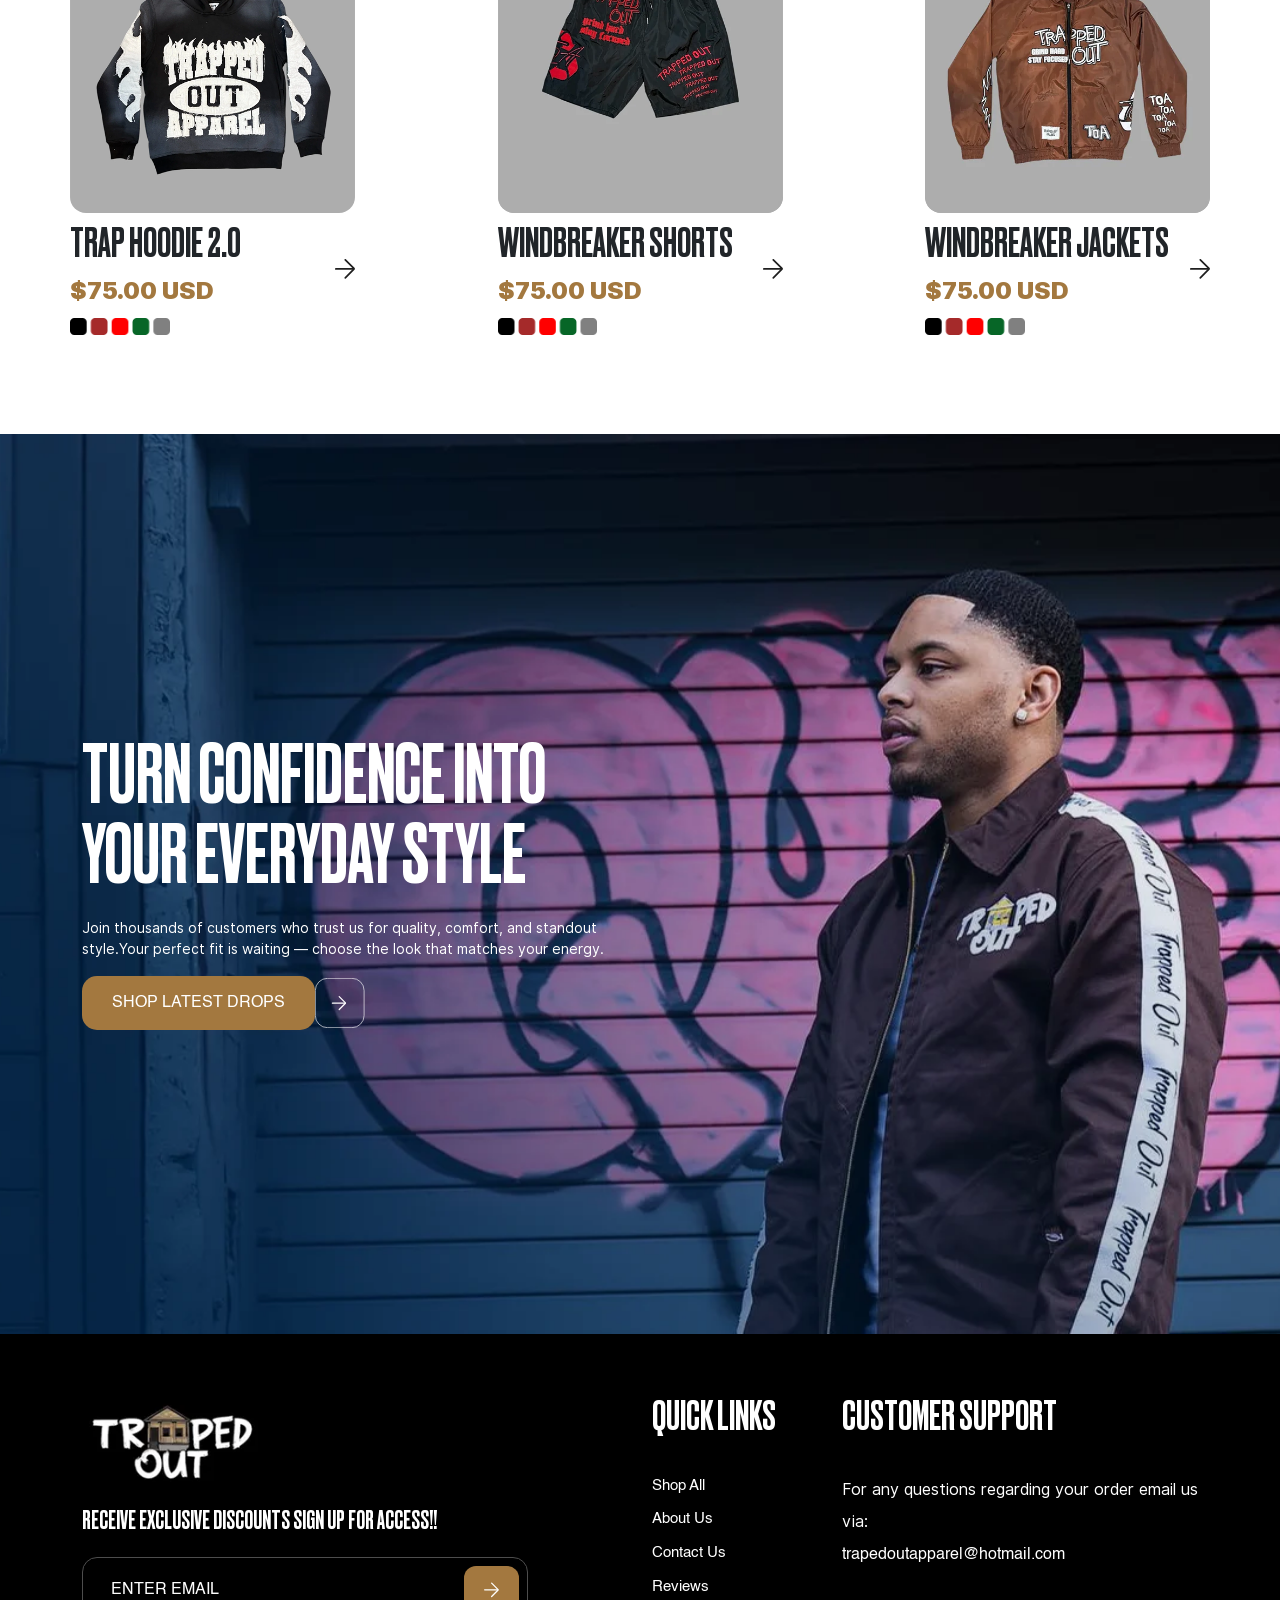
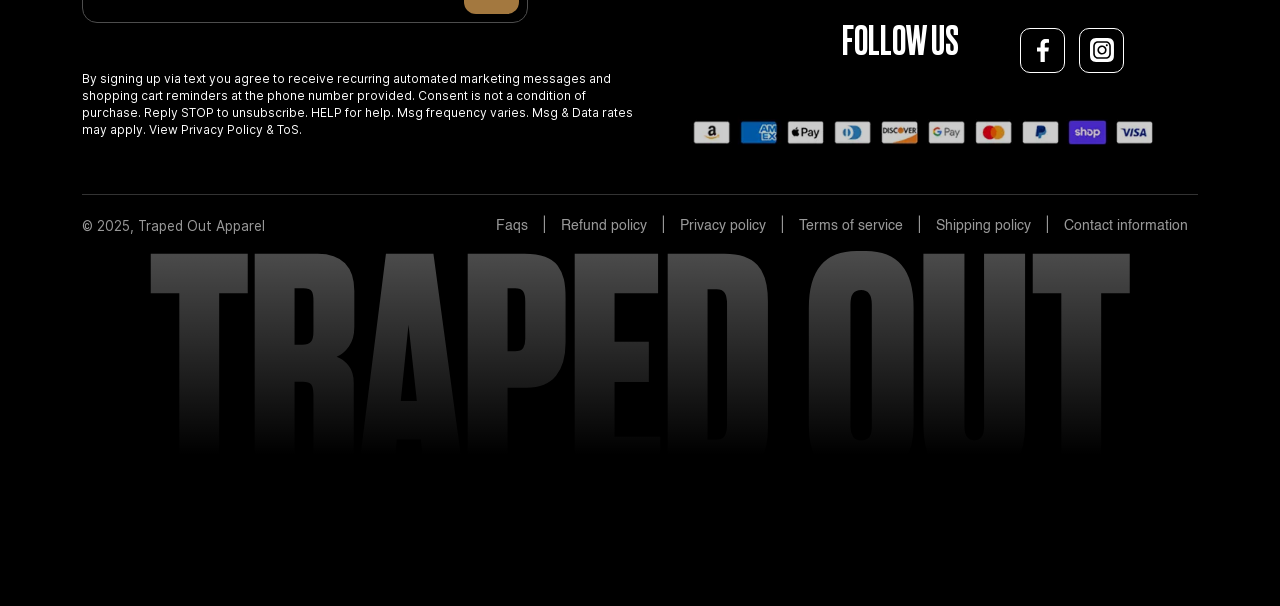
<file: ui-traped/single.html>
<!DOCTYPE html>
<html lang="en">

<head>
    <meta charset="UTF-8">
    <meta name="viewport" content="width=device-width, initial-scale=1.0">
    <title>Traped Out || Single Product</title>
    <link rel="stylesheet" href="./assets/css/bootstrap-min.css">
    <link rel="stylesheet" href="./assets/css/swiper.css">
    <link rel="stylesheet" href="./assets/css/style.css">
    <link rel="stylesheet" href="./assets/css/responsive-style.css">
    <link rel="shortcut icon" href="./assets/images/logo/fav-icon.avif" type="image/x-icon">
</head>

<body>
    <main class="single-product-wrapper">
        <!-- header -->
        <nav class="trap-nav navbar navbar-expand-lg my-3">
            <div class="container">
                <!-- mobile btn -->
                <button class="navbar-toggler" type="button" data-bs-toggle="offcanvas" data-bs-target="#mobileMenu">
                    <span class="navbar-toggler-icon"></span>
                </button>
                <!-- Desk Logo -->
                <a class="navbar-brand" href="/">
                    <img src="./assets/images/logo/logo.webp" alt="" srcset="" width="156px" height="72px">
                </a>
                <!-- Cart Icon -->
                <div class="cart-Icon-on-mobile">
                    <svg width="28" height="28" viewBox="0 0 28 28" fill="none" xmlns="http://www.w3.org/2000/svg">
                        <path fill-rule="evenodd" clip-rule="evenodd"
                            d="M10.4079 8.50835C10.8635 8.34731 11.3634 8.58612 11.5244 9.04174C11.8852 10.0625 12.8587 10.7917 14.0003 10.7917C15.1419 10.7917 16.1154 10.0625 16.4762 9.04174C16.6372 8.58612 17.1371 8.34731 17.5927 8.50835C18.0484 8.66939 18.2872 9.1693 18.1261 9.62492C17.526 11.323 15.9066 12.5417 14.0003 12.5417C12.094 12.5417 10.4747 11.323 9.87448 9.62492C9.71344 9.1693 9.95225 8.66939 10.4079 8.50835ZM14.4208 6.41667H13.5794C11.6826 6.41667 10.4202 6.41978 9.46404 6.53791C8.556 6.65011 8.13744 6.84516 7.84372 7.08893C7.55 7.3327 7.28114 7.70814 7.00353 8.57996C6.71121 9.49794 6.4755 10.7382 6.12595 12.6025C5.63597 15.2157 5.30747 16.9906 5.24911 18.3276C5.19287 19.6162 5.40881 20.164 5.712 20.5294C6.0152 20.8947 6.51385 21.2079 7.79079 21.3901C9.11556 21.5791 10.9206 21.5833 13.5794 21.5833H14.4208C17.0795 21.5833 18.8846 21.5791 20.2094 21.3901C21.4863 21.2079 21.985 20.8947 22.2882 20.5294C22.5914 20.164 22.8073 19.6162 22.7511 18.3276C22.6927 16.9906 22.3642 15.2157 21.8742 12.6025C21.5247 10.7382 21.2889 9.49794 20.9966 8.57996C20.719 7.70814 20.4502 7.3327 20.1564 7.08893C19.8627 6.84516 19.4442 6.65011 18.5361 6.53791C17.58 6.41978 16.3175 6.41667 14.4208 6.41667ZM6.7261 5.74229C5.43006 6.81792 5.08868 8.6386 4.40592 12.28C3.44584 17.4004 2.96581 19.9606 4.36536 21.647C5.76492 23.3333 8.36975 23.3333 13.5794 23.3333H14.4208C19.6304 23.3333 22.2352 23.3333 23.6348 21.647C25.0344 19.9606 24.5543 17.4004 23.5942 12.28C22.9115 8.6386 22.5701 6.81792 21.2741 5.74229C19.978 4.66667 18.1256 4.66667 14.4208 4.66667H13.5794C9.87457 4.66667 8.02215 4.66667 6.7261 5.74229Z"
                            fill="black" />
                    </svg>
                </div>
                <!-- menu -->
                <div class="offcanvas offcanvas-start" tabindex="-1" id="mobileMenu">
                    <div class="offcanvas-header">
                        <button type="button" class="btn-close" data-bs-dismiss="offcanvas"></button>
                    </div>

                    <div class="offcanvas-body ">
                        <ul class="navbar-nav mx-auto mb-2 mb-lg-0 gap-3">
                            <li class="nav-item">
                                <a class="nav-link active" aria-current="page" href="./index.html">Home</a>
                            </li>
                            <li class="nav-item">
                                <a class="nav-link active" aria-current="page" href="./shopall.html">Shop All</a>
                            </li>
                            <li class="nav-item">
                                <a class="nav-link active" aria-current="page" href="./about.html">About Us</a>
                            </li>
                            <li class="nav-item">
                                <a class="nav-link active" aria-current="page" href="./contact.html">Contact Us</a>
                            </li>
                            <li class="nav-item">
                                <a class="nav-link active" aria-current="page" href="./reviews.html">Reviews</a>
                            </li>
                        </ul>
                        <div class="Nav-Icons d-flex justify-sm-content-between gap-3">
                            <div class="users search">

                                <svg width="28" height="28" viewBox="0 0 28 28" fill="none"
                                    xmlns="http://www.w3.org/2000/svg">
                                    <path fill-rule="evenodd" clip-rule="evenodd"
                                        d="M13.4168 3.20833C7.77892 3.20833 3.2085 7.77876 3.2085 13.4167C3.2085 19.0546 7.77892 23.625 13.4168 23.625C19.0547 23.625 23.6252 19.0546 23.6252 13.4167C23.6252 7.77876 19.0547 3.20833 13.4168 3.20833ZM1.4585 13.4167C1.4585 6.81226 6.81242 1.45833 13.4168 1.45833C20.0212 1.45833 25.3752 6.81226 25.3752 13.4167C25.3752 16.4039 24.2798 19.1354 22.4688 21.2312L26.2856 25.0479C26.6273 25.3897 26.6273 25.9437 26.2856 26.2854C25.9438 26.6271 25.3898 26.6271 25.0481 26.2854L21.2314 22.4687C19.1355 24.2796 16.4041 25.375 13.4168 25.375C6.81242 25.375 1.4585 20.0211 1.4585 13.4167Z"
                                        fill="#A3783F" />
                                </svg>

                            </div>
                            <div class="users">
                                <svg width="28" height="28" viewBox="0 0 28 28" fill="none"
                                    xmlns="http://www.w3.org/2000/svg">
                                    <path fill-rule="evenodd" clip-rule="evenodd"
                                        d="M14.0002 1.45833C10.9396 1.45833 8.4585 3.93942 8.4585 7C8.4585 10.0606 10.9396 12.5417 14.0002 12.5417C17.0607 12.5417 19.5418 10.0606 19.5418 7C19.5418 3.93942 17.0607 1.45833 14.0002 1.45833ZM10.2085 7C10.2085 4.90592 11.9061 3.20833 14.0002 3.20833C16.0942 3.20833 17.7918 4.90592 17.7918 7C17.7918 9.09408 16.0942 10.7917 14.0002 10.7917C11.9061 10.7917 10.2085 9.09408 10.2085 7Z"
                                        fill="black" />
                                    <path fill-rule="evenodd" clip-rule="evenodd"
                                        d="M14.0002 14.2917C11.6209 14.2917 9.42393 14.8409 7.79134 15.7738C6.18349 16.6926 4.9585 18.0952 4.9585 19.8333C4.9585 21.5715 6.18349 22.9741 7.79134 23.8929C9.42393 24.8258 11.6209 25.375 14.0002 25.375C16.3794 25.375 18.5764 24.8258 20.209 23.8929C21.8168 22.9741 23.0418 21.5715 23.0418 19.8333C23.0418 18.0952 21.8168 16.6926 20.209 15.7738C18.5764 14.8409 16.3794 14.2917 14.0002 14.2917ZM6.7085 19.8333C6.7085 18.9942 7.31167 18.0634 8.65958 17.2932C9.98273 16.5371 11.8691 16.0417 14.0002 16.0417C16.1313 16.0417 18.0176 16.5371 19.3407 17.2932C20.6887 18.0634 21.2918 18.9942 21.2918 19.8333C21.2918 20.6725 20.6887 21.6032 19.3407 22.3734C18.0176 23.1295 16.1313 23.625 14.0002 23.625C11.8691 23.625 9.98273 23.1295 8.65958 22.3734C7.31167 21.6032 6.7085 20.6725 6.7085 19.8333Z"
                                        fill="black" />
                                </svg>
                            </div>
                            <div class="users cart-ondex">

                                <svg width="28" height="28" viewBox="0 0 28 28" fill="none"
                                    xmlns="http://www.w3.org/2000/svg">
                                    <path fill-rule="evenodd" clip-rule="evenodd"
                                        d="M10.4079 8.50835C10.8635 8.34731 11.3634 8.58612 11.5244 9.04174C11.8852 10.0625 12.8587 10.7917 14.0003 10.7917C15.1419 10.7917 16.1154 10.0625 16.4762 9.04174C16.6372 8.58612 17.1371 8.34731 17.5927 8.50835C18.0484 8.66939 18.2872 9.1693 18.1261 9.62492C17.526 11.323 15.9066 12.5417 14.0003 12.5417C12.094 12.5417 10.4747 11.323 9.87448 9.62492C9.71344 9.1693 9.95225 8.66939 10.4079 8.50835ZM14.4208 6.41667H13.5794C11.6826 6.41667 10.4202 6.41978 9.46404 6.53791C8.556 6.65011 8.13744 6.84516 7.84372 7.08893C7.55 7.3327 7.28114 7.70814 7.00353 8.57996C6.71121 9.49794 6.4755 10.7382 6.12595 12.6025C5.63597 15.2157 5.30747 16.9906 5.24911 18.3276C5.19287 19.6162 5.40881 20.164 5.712 20.5294C6.0152 20.8947 6.51385 21.2079 7.79079 21.3901C9.11556 21.5791 10.9206 21.5833 13.5794 21.5833H14.4208C17.0795 21.5833 18.8846 21.5791 20.2094 21.3901C21.4863 21.2079 21.985 20.8947 22.2882 20.5294C22.5914 20.164 22.8073 19.6162 22.7511 18.3276C22.6927 16.9906 22.3642 15.2157 21.8742 12.6025C21.5247 10.7382 21.2889 9.49794 20.9966 8.57996C20.719 7.70814 20.4502 7.3327 20.1564 7.08893C19.8627 6.84516 19.4442 6.65011 18.5361 6.53791C17.58 6.41978 16.3175 6.41667 14.4208 6.41667ZM6.7261 5.74229C5.43006 6.81792 5.08868 8.6386 4.40592 12.28C3.44584 17.4004 2.96581 19.9606 4.36536 21.647C5.76492 23.3333 8.36975 23.3333 13.5794 23.3333H14.4208C19.6304 23.3333 22.2352 23.3333 23.6348 21.647C25.0344 19.9606 24.5543 17.4004 23.5942 12.28C22.9115 8.6386 22.5701 6.81792 21.2741 5.74229C19.978 4.66667 18.1256 4.66667 14.4208 4.66667H13.5794C9.87457 4.66667 8.02215 4.66667 6.7261 5.74229Z"
                                        fill="black" />
                                </svg>

                            </div>
                        </div>
                    </div>
                </div>
            </div>
        </nav>
        <!-- header end -->
        <!-- single product start -->
        <section class="container product-page">
            <div class="row g-5">
                <div class="col-lg-6">
                    <img src="./assets/images/var (1).png" alt="Windbreaker Jacket Main" class="main-image"
                        id="mainImage">

                    <div class="thumbnail-gallery mt-4">
                        <img src="./assets/images/var (1).png" class="thumbnail-img active" onclick="changeImage(this)">
                        <img src="./assets/images/var (3).png" class="thumbnail-img" onclick="changeImage(this)">
                        <img src="./assets/images/var (4).png" class="thumbnail-img" onclick="changeImage(this)">
                        <img src="./assets/images/var (1).png" class="thumbnail-img" onclick="changeImage(this)">
                        <img src="./assets/images/var (3).png" class="thumbnail-img" onclick="changeImage(this)">
                        <img src="./assets/images/var (4).png" class="thumbnail-img" onclick="changeImage(this)">
                        <img src="./assets/images/var (1).png" class="thumbnail-img" onclick="changeImage(this)">
                        <img src="./assets/images/var (3).png" class="thumbnail-img" onclick="changeImage(this)">
                        <img src="./assets/images/var (4).png" class="thumbnail-img" onclick="changeImage(this)">
                        <img src="./assets/images/var (1).png" class="thumbnail-img" onclick="changeImage(this)">
                        <img src="./assets/images/var (3).png" class="thumbnail-img" onclick="changeImage(this)">
                        <img src="./assets/images/var (4).png" class="thumbnail-img" onclick="changeImage(this)">
                        <img src="./assets/images/var (1).png" class="thumbnail-img" onclick="changeImage(this)">
                        <!-- Add more thumbnails as needed -->
                    </div>
                </div>

                <!-- Product Info Column -->
                <div class="col-lg-6">
                    <p class="m-0 product-top-desc">Traped Out Apparel</p>
                    <h1 class="product-title">Windbreaker Jackets</h1>
                    <div class="product-price">$70.00 USD</div>
                    <p class="installment-text m-0 pb-1"><a href="#" class="text-black fw-bold">Shipping</a> calculated
                        at
                        checkout.</p>
                    <p class="installment-text m-0 lh-lg">Pay in 4 interest-free installments of $17.50 with <img
                            src="./assets/images/ShopPay.png" alt="shop pay" style="height:40px;"></p>

                    <hr>
                    <div class="mb-4">
                        <strong>Color: Black</strong>
                        <div class="d-flex flex-wrap mt-2">
                            <div class="color-swatch active" style="background-color: #000;"></div>
                            <div class="color-swatch" style="background-color: #ff0000;"></div>
                            <div class="color-swatch" style="background-color: #0000ff;"></div>
                            <div class="color-swatch" style="background-color: #ffff00;"></div>
                            <div class="color-swatch" style="background-color: #ff69b4;"></div>
                            <div class="color-swatch" style="background-color: #808080;"></div>
                            <div class="color-swatch" style="background-color: #00ff00;"></div>
                            <div class="color-swatch" style="background-color: #ffffff; border: 1px solid #ccc;"></div>
                            <div class="color-swatch" style="background-color: #8b4513;"></div>
                            <div class="color-swatch" style="background-color: #add8e6;"></div>
                            <div class="color-swatch" style="background-color: #ffd700;"></div>
                        </div>
                    </div>
                    <hr>

                    <div class="mb-4">
                        <strong>Size</strong>
                        <div class="d-flex flex-wrap mt-2">
                            <button class="size-btn ">XS</button>
                            <button class="size-btn">S</button>
                            <button class="size-btn">M</button>
                            <button class="size-btn active">L</button>
                            <button class="size-btn">XL</button>
                            <button class="size-btn">2XL</button>
                            <button class="size-btn out-of-stock">3XL</button>
                        </div>
                    </div>
                    <hr>
                    <h3 class="stock-heading">Out of stock</h3>
                    <div class="quantity-selector">
                        <strong>Quantity</strong>
                        <div class="quan-cont d-flex justify-content-between gap-2  align-items-center">
                            <button class="quantity-btn" onclick="minusCount()">

                                <svg width="46" height="46" viewBox="0 0 46 46" fill="none"
                                    xmlns="http://www.w3.org/2000/svg">
                                    <rect width="45.7534" height="45.7534" rx="22.8767" fill="black" />
                                    <path fill-rule="evenodd" clip-rule="evenodd"
                                        d="M14.2969 23.8299H31.4545C31.9809 23.8299 32.4077 23.4031 32.4077 22.8767C32.4077 22.3502 31.9809 21.9235 31.4545 21.9235H14.2969C13.7705 21.9235 13.3438 22.3502 13.3438 22.8767C13.3438 23.4031 13.7705 23.8299 14.2969 23.8299Z"
                                        fill="white" />
                                </svg>

                            </button>
                            <!-- <input type="number" class="quantity-input" value="1" min="1"> -->
                            <h5 class="counterNumber" id="counterNumber90">0</h5>
                            <button class="quantity-btn" onclick="plusCount()">
                                <svg width="46" height="46" viewBox="0 0 46 46" fill="none"
                                    xmlns="http://www.w3.org/2000/svg">
                                    <rect width="45.7534" height="45.7534" rx="22.8767" fill="black" />
                                    <path fill-rule="evenodd" clip-rule="evenodd"
                                        d="M21.9225 21.9235V14.2979C21.9225 13.7715 22.3493 13.3447 22.8757 13.3447C23.4021 13.3447 23.8289 13.7715 23.8289 14.2979V21.9235H31.4545C31.9809 21.9235 32.4077 22.3503 32.4077 22.8767C32.4077 23.4031 31.9809 23.8299 31.4545 23.8299H23.8289V31.4555C23.8289 31.9819 23.4021 32.4087 22.8757 32.4087C22.3493 32.4087 21.9225 31.9819 21.9225 31.4555V23.8299H14.2969C13.7705 23.8299 13.3438 23.4031 13.3438 22.8767C13.3438 22.3503 13.7705 21.9235 14.2969 21.9235H21.9225Z"
                                        fill="white" />
                                </svg>
                            </button>
                        </div>
                        <div class="lineY"></div>
                        <a href="#" class="text-decoration-none text-black sizeGuid">size guide</a>
                    </div>

                    <button class="btn trap-primary add-to-cart-btn w-75 mt-3 text-white bg-black position-relative">
                        Add to cart
                    </button>

                    <!-- Trust Badges -->
                    <div class="trust-badges">
                        <div class="trust-badge text-start">
                            <img src="./assets/images/outOFStock (1).png">
                            <h2>Customer Loyalty</h2>
                        </div>
                        <div class="lineY"></div>

                        <div class="trust-badge text-start">
                            <img src="./assets/images/outOFStock (3).png">
                            <h2>Secure Payment</h2>
                        </div>
                        <div class="lineY"></div>

                        <div class="trust-badge text-start">
                            <img src="./assets/images/outOFStock (2).png">
                            <h2>2-4 Day Shipping</h2>
                        </div>
                    </div>

                    <!-- Accordion Sections -->
                    <div class="accordion" id="productAccordion">
                        <div class="accordion-item bb border-0 bg-transparent">
                            <h2 class="accordion-header ">
                                <button class="accordion-button ps-0" type="button" data-bs-toggle="collapse"
                                    data-bs-target="#description">
                                    Description
                                </button>
                            </h2>
                            <div id="description" class="accordion-collapse collapse show"
                                data-bs-parent="#productAccordion">
                                <div class="accordion-body">
                                    Premium windbreaker jacket featuring bold Traped Out branding. Lightweight,
                                    water-resistant, and perfect for everyday streetwear.
                                </div>
                            </div>
                        </div>
                        <div class="accordion-item bb border-0 bg-transparent">
                            <h2 class="accordion-header ">
                                <button class="accordion-button ps-0 collapsed" type="button" data-bs-toggle="collapse"
                                    data-bs-target="#sizing">
                                    Sizing
                                </button>
                            </h2>
                            <div id="sizing" class="accordion-collapse collapse" data-bs-parent="#productAccordion">
                                <div class="accordion-body">
                                    True to size. Model is wearing Large. Refer to size guide for detailed measurements.
                                </div>
                            </div>
                        </div>
                        <div class="accordion-item bb border-0 bg-transparent">
                            <h2 class="accordion-header ">
                                <button class="accordion-button ps-0 collapsed" type="button" data-bs-toggle="collapse"
                                    data-bs-target="#shipping">
                                    Shipping Information
                                </button>
                            </h2>
                            <div id="shipping" class="accordion-collapse collapse" data-bs-parent="#productAccordion">
                                <div class="accordion-body">
                                    Standard shipping: 2-4 business days. Free shipping on orders over $150.
                                </div>
                            </div>
                        </div>
                        <div class="accordion-item  border-0 bg-transparent">
                            <h2 class="accordion-header ">
                                <button class="accordion-button ps-0 collapsed" type="button" data-bs-toggle="collapse"
                                    data-bs-target="#care">
                                    Care Instruction
                                </button>
                            </h2>
                            <div id="care" class="accordion-collapse collapse" data-bs-parent="#productAccordion">
                                <div class="accordion-body">
                                    Machine wash cold. Hang dry recommended. Do not bleach.
                                </div>
                            </div>
                        </div>
                    </div>
                </div>
            </div>
        </section>
        <!-- bundle start -->
        <section class="bundle-section">
            <div class="container">
                <h2 class="bundle-heading text-center">Frequently Bought Together</h2>
                <div class="row g-0">
                    <!-- Images Column -->
                    <div class="col-lg-5">
                        <div class="bundle-images">
                            <div class="bundle-img-wrapper overflow-hidden bg-white">
                                <img src="./assets/images/calculate-product (1).webp" alt="Trap Hoodie 2.0"
                                    class="bundle-img">
                            </div>
                            <div class="plus-sign">+</div>
                            <div class="bundle-img-wrapper overflow-hidden bg-white">
                                <img src="./assets/images/calculate-product (2).webp" alt="Trap Pants 2.0"
                                    class="bundle-img">
                            </div>
                        </div>
                    </div>

                    <!-- Details Column -->
                    <div class="col-lg-7">
                        <div class="bundle-details">
                            <div class="bundle-item">
                                <input type="checkbox" id="item1" checked>
                                <label for="item1" class="bundle-item-label">
                                    <div class="bundle-item-name row align-items-center">
                                        <p class="col-md-6 m-0">This item: Trap Hoodie 2.0</p>
                                        <select name="hoodie-color" id="hoodie-color" class="col-md-6">
                                            <option value="brown-hoodie">Brown - Small</option>
                                            <option value="black-hoodie">Black - Large</option>
                                        </select>
                                    </div>
                                    <!-- <div class="bundle-item-variant">Brown - Small</div> -->
                                </label>
                                <div class="bundle-item-price">$75.00</div>
                            </div>
                            <div class="bundle-item">
                                <input type="checkbox" id="item2">
                                <label for="item2" class="bundle-item-label">
                                    <div class="bundle-item-name row align-items-center">
                                        <p class="col-md-6 m-0">This item: Trap pants 2.00</p>
                                        <select name="pants-color" id="pants-color" class="col-md-6">
                                            <option value="brown-pants">Brown - Small</option>
                                            <option value="black-pants">Black - Large</option>
                                        </select>
                                    </div>
                                    <!-- <div class="bundle-item-variant">Brown - Small</div> -->
                                </label>
                                <div class="bundle-item-price">$75.00</div>
                            </div>



                            <div class="bundle-total mt-4">
                                Total price: $135.00
                                <span class="bundle-original">$150.00</span>
                            </div>
                            <div class="bundle-discount">(10% bundle offer on checkout)</div>

                            <button class="btn trap-primary w-50 mt-3 text-white bg-black position-relative">
                                Add to cart
                            </button>
                        </div>
                    </div>
                </div>
            </div>
        </section>
        <!-- bundle start -->
        <!-- Trap Customer slider Section start   -->
        <section class="trap-customer-love">
            <h2 class="section-heading text-center">OUR CUSTOMERS WEAR IT.<br><span>THEY LOVE IT.</span></h2>
            <div class="swiper customerlove mb-5">
                <div class="swiper-wrapper">
                    <div class="swiper-slide  d-flex flex-column align-items-start text-start">
                        <img src="./assets/images/customer-love.webp" alt="productImage">
                        <div class="content ps-3">
                            <h2>myka r.</h2>
                            <p class="mb-1">11/28/2025</p>
                            <svg width="132" height="26" viewBox="0 0 158 26" fill="none" class="mb-2"
                                xmlns="http://www.w3.org/2000/svg">
                                <path
                                    d="M20.1853 25.5624C19.292 26.1995 13.5605 22.1609 12.4628 22.1521C11.3651 22.1433 5.56906 26.0889 4.68623 25.4375C3.80341 24.7861 5.87889 18.0953 5.54814 17.0502C5.21738 16.0051 -0.331948 11.7202 0.0156656 10.6805C0.363356 9.64083 7.37756 9.54427 8.27082 8.90716C9.16407 8.27014 11.5305 1.67627 12.6283 1.68507C13.7259 1.69394 15.9854 8.32508 16.8682 8.97649C17.751 9.62783 24.7629 9.83749 25.0937 10.8826C25.4244 11.9277 19.8067 16.1226 19.459 17.1623C19.1114 18.2019 21.0785 24.9253 20.1853 25.5624Z"
                                    fill="#FFD12B" />
                                <path
                                    d="M53.8958 24.9611C52.9608 25.6272 46.961 21.4053 45.8119 21.396C44.6628 21.3868 38.5956 25.5116 37.6714 24.8306C36.7473 24.1496 38.9199 17.1551 38.5737 16.0625C38.2274 14.97 32.4184 10.4906 32.7823 9.40376C33.1462 8.31689 40.4887 8.21594 41.4238 7.54992C42.3588 6.88398 44.836 -0.00919001 45.9851 9.19915e-06C47.1341 0.0092884 49.4994 6.94141 50.4235 7.62239C51.3477 8.30329 58.6877 8.52247 59.034 9.61502C59.3802 10.7076 53.4995 15.0929 53.1356 16.1797C52.7717 17.2666 54.8309 24.2951 53.8958 24.9611Z"
                                    fill="#FFD12B" />
                                <path
                                    d="M87.866 25.3096C86.931 25.9845 80.9312 21.7064 79.7822 21.697C78.6331 21.6877 72.5658 25.8674 71.6416 25.1774C70.7175 24.4873 72.8901 17.3996 72.5439 16.2926C72.1976 15.1855 66.3886 10.6464 66.7525 9.5451C67.1164 8.44376 74.4589 8.34146 75.394 7.66657C76.329 6.99176 78.8062 0.0068009 79.9554 0.0161226C81.1044 0.0255254 83.4696 7.04996 84.3937 7.74001C85.3179 8.42998 92.6579 8.65208 93.0042 9.75917C93.3504 10.8663 87.4697 15.31 87.1058 16.4113C86.7419 17.5126 88.8011 24.6348 87.866 25.3096Z"
                                    fill="#FFD12B" />
                                <path
                                    d="M120.63 25.3096C119.745 25.9845 114.061 21.7064 112.972 21.697C111.883 21.6877 106.135 25.8674 105.26 25.1774C104.384 24.4873 106.443 17.3996 106.115 16.2926C105.787 15.1855 100.283 10.6464 100.628 9.5451C100.973 8.44376 107.929 8.34146 108.815 7.66657C109.701 6.99176 112.047 0.0068009 113.136 0.0161226C114.225 0.0255254 116.465 7.04996 117.341 7.74001C118.216 8.42998 125.17 8.65208 125.498 9.75917C125.826 10.8663 120.255 15.31 119.91 16.4113C119.565 17.5126 121.516 24.6348 120.63 25.3096Z"
                                    fill="#FFD12B" />
                                <path
                                    d="M152.847 25.3096C151.912 25.9845 145.912 21.7064 144.763 21.697C143.614 21.6877 137.547 25.8674 136.623 25.1774C135.699 24.4873 137.871 17.3996 137.525 16.2926C137.179 15.1855 131.37 10.6464 131.734 9.5451C132.098 8.44376 139.44 8.34146 140.375 7.66657C141.31 6.99176 143.787 0.0068009 144.937 0.0161226C146.086 0.0255254 148.451 7.04996 149.375 7.74001C150.299 8.42998 157.639 8.65208 157.985 9.75917C158.332 10.8663 152.451 15.31 152.087 16.4113C151.723 17.5126 153.782 24.6348 152.847 25.3096Z"
                                    fill="#FFD12B" />
                            </svg>
                            <p>I want you to bring this back</p>
                        </div>
                    </div>
                    <div class="swiper-slide  d-flex flex-column align-items-start text-start">
                        <img src="./assets/images/customer-love.webp" alt="productImage">
                        <div class="content ps-3">
                            <h2>myka r.</h2>
                            <p class="mb-1">11/28/2025</p>
                            <svg width="132" height="26" viewBox="0 0 158 26" fill="none" class="mb-2"
                                xmlns="http://www.w3.org/2000/svg">
                                <path
                                    d="M20.1853 25.5624C19.292 26.1995 13.5605 22.1609 12.4628 22.1521C11.3651 22.1433 5.56906 26.0889 4.68623 25.4375C3.80341 24.7861 5.87889 18.0953 5.54814 17.0502C5.21738 16.0051 -0.331948 11.7202 0.0156656 10.6805C0.363356 9.64083 7.37756 9.54427 8.27082 8.90716C9.16407 8.27014 11.5305 1.67627 12.6283 1.68507C13.7259 1.69394 15.9854 8.32508 16.8682 8.97649C17.751 9.62783 24.7629 9.83749 25.0937 10.8826C25.4244 11.9277 19.8067 16.1226 19.459 17.1623C19.1114 18.2019 21.0785 24.9253 20.1853 25.5624Z"
                                    fill="#FFD12B" />
                                <path
                                    d="M53.8958 24.9611C52.9608 25.6272 46.961 21.4053 45.8119 21.396C44.6628 21.3868 38.5956 25.5116 37.6714 24.8306C36.7473 24.1496 38.9199 17.1551 38.5737 16.0625C38.2274 14.97 32.4184 10.4906 32.7823 9.40376C33.1462 8.31689 40.4887 8.21594 41.4238 7.54992C42.3588 6.88398 44.836 -0.00919001 45.9851 9.19915e-06C47.1341 0.0092884 49.4994 6.94141 50.4235 7.62239C51.3477 8.30329 58.6877 8.52247 59.034 9.61502C59.3802 10.7076 53.4995 15.0929 53.1356 16.1797C52.7717 17.2666 54.8309 24.2951 53.8958 24.9611Z"
                                    fill="#FFD12B" />
                                <path
                                    d="M87.866 25.3096C86.931 25.9845 80.9312 21.7064 79.7822 21.697C78.6331 21.6877 72.5658 25.8674 71.6416 25.1774C70.7175 24.4873 72.8901 17.3996 72.5439 16.2926C72.1976 15.1855 66.3886 10.6464 66.7525 9.5451C67.1164 8.44376 74.4589 8.34146 75.394 7.66657C76.329 6.99176 78.8062 0.0068009 79.9554 0.0161226C81.1044 0.0255254 83.4696 7.04996 84.3937 7.74001C85.3179 8.42998 92.6579 8.65208 93.0042 9.75917C93.3504 10.8663 87.4697 15.31 87.1058 16.4113C86.7419 17.5126 88.8011 24.6348 87.866 25.3096Z"
                                    fill="#FFD12B" />
                                <path
                                    d="M120.63 25.3096C119.745 25.9845 114.061 21.7064 112.972 21.697C111.883 21.6877 106.135 25.8674 105.26 25.1774C104.384 24.4873 106.443 17.3996 106.115 16.2926C105.787 15.1855 100.283 10.6464 100.628 9.5451C100.973 8.44376 107.929 8.34146 108.815 7.66657C109.701 6.99176 112.047 0.0068009 113.136 0.0161226C114.225 0.0255254 116.465 7.04996 117.341 7.74001C118.216 8.42998 125.17 8.65208 125.498 9.75917C125.826 10.8663 120.255 15.31 119.91 16.4113C119.565 17.5126 121.516 24.6348 120.63 25.3096Z"
                                    fill="#FFD12B" />
                                <path
                                    d="M152.847 25.3096C151.912 25.9845 145.912 21.7064 144.763 21.697C143.614 21.6877 137.547 25.8674 136.623 25.1774C135.699 24.4873 137.871 17.3996 137.525 16.2926C137.179 15.1855 131.37 10.6464 131.734 9.5451C132.098 8.44376 139.44 8.34146 140.375 7.66657C141.31 6.99176 143.787 0.0068009 144.937 0.0161226C146.086 0.0255254 148.451 7.04996 149.375 7.74001C150.299 8.42998 157.639 8.65208 157.985 9.75917C158.332 10.8663 152.451 15.31 152.087 16.4113C151.723 17.5126 153.782 24.6348 152.847 25.3096Z"
                                    fill="#FFD12B" />
                            </svg>
                            <p>I want you to bring this back</p>
                        </div>
                    </div>
                    <div class="swiper-slide  d-flex flex-column align-items-start text-start">
                        <img src="./assets/images/customer-love.webp" alt="productImage">
                        <div class="content ps-3">
                            <h2>myka r.</h2>
                            <p class="mb-1">11/28/2025</p>
                            <svg width="132" height="26" viewBox="0 0 158 26" fill="none" class="mb-2"
                                xmlns="http://www.w3.org/2000/svg">
                                <path
                                    d="M20.1853 25.5624C19.292 26.1995 13.5605 22.1609 12.4628 22.1521C11.3651 22.1433 5.56906 26.0889 4.68623 25.4375C3.80341 24.7861 5.87889 18.0953 5.54814 17.0502C5.21738 16.0051 -0.331948 11.7202 0.0156656 10.6805C0.363356 9.64083 7.37756 9.54427 8.27082 8.90716C9.16407 8.27014 11.5305 1.67627 12.6283 1.68507C13.7259 1.69394 15.9854 8.32508 16.8682 8.97649C17.751 9.62783 24.7629 9.83749 25.0937 10.8826C25.4244 11.9277 19.8067 16.1226 19.459 17.1623C19.1114 18.2019 21.0785 24.9253 20.1853 25.5624Z"
                                    fill="#FFD12B" />
                                <path
                                    d="M53.8958 24.9611C52.9608 25.6272 46.961 21.4053 45.8119 21.396C44.6628 21.3868 38.5956 25.5116 37.6714 24.8306C36.7473 24.1496 38.9199 17.1551 38.5737 16.0625C38.2274 14.97 32.4184 10.4906 32.7823 9.40376C33.1462 8.31689 40.4887 8.21594 41.4238 7.54992C42.3588 6.88398 44.836 -0.00919001 45.9851 9.19915e-06C47.1341 0.0092884 49.4994 6.94141 50.4235 7.62239C51.3477 8.30329 58.6877 8.52247 59.034 9.61502C59.3802 10.7076 53.4995 15.0929 53.1356 16.1797C52.7717 17.2666 54.8309 24.2951 53.8958 24.9611Z"
                                    fill="#FFD12B" />
                                <path
                                    d="M87.866 25.3096C86.931 25.9845 80.9312 21.7064 79.7822 21.697C78.6331 21.6877 72.5658 25.8674 71.6416 25.1774C70.7175 24.4873 72.8901 17.3996 72.5439 16.2926C72.1976 15.1855 66.3886 10.6464 66.7525 9.5451C67.1164 8.44376 74.4589 8.34146 75.394 7.66657C76.329 6.99176 78.8062 0.0068009 79.9554 0.0161226C81.1044 0.0255254 83.4696 7.04996 84.3937 7.74001C85.3179 8.42998 92.6579 8.65208 93.0042 9.75917C93.3504 10.8663 87.4697 15.31 87.1058 16.4113C86.7419 17.5126 88.8011 24.6348 87.866 25.3096Z"
                                    fill="#FFD12B" />
                                <path
                                    d="M120.63 25.3096C119.745 25.9845 114.061 21.7064 112.972 21.697C111.883 21.6877 106.135 25.8674 105.26 25.1774C104.384 24.4873 106.443 17.3996 106.115 16.2926C105.787 15.1855 100.283 10.6464 100.628 9.5451C100.973 8.44376 107.929 8.34146 108.815 7.66657C109.701 6.99176 112.047 0.0068009 113.136 0.0161226C114.225 0.0255254 116.465 7.04996 117.341 7.74001C118.216 8.42998 125.17 8.65208 125.498 9.75917C125.826 10.8663 120.255 15.31 119.91 16.4113C119.565 17.5126 121.516 24.6348 120.63 25.3096Z"
                                    fill="#FFD12B" />
                                <path
                                    d="M152.847 25.3096C151.912 25.9845 145.912 21.7064 144.763 21.697C143.614 21.6877 137.547 25.8674 136.623 25.1774C135.699 24.4873 137.871 17.3996 137.525 16.2926C137.179 15.1855 131.37 10.6464 131.734 9.5451C132.098 8.44376 139.44 8.34146 140.375 7.66657C141.31 6.99176 143.787 0.0068009 144.937 0.0161226C146.086 0.0255254 148.451 7.04996 149.375 7.74001C150.299 8.42998 157.639 8.65208 157.985 9.75917C158.332 10.8663 152.451 15.31 152.087 16.4113C151.723 17.5126 153.782 24.6348 152.847 25.3096Z"
                                    fill="#FFD12B" />
                            </svg>
                            <p>I want you to bring this back</p>
                        </div>
                    </div>
                    <div class="swiper-slide  d-flex flex-column align-items-start text-start">
                        <img src="./assets/images/customer-love.webp" alt="productImage">
                        <div class="content ps-3">
                            <h2>myka r.</h2>
                            <p class="mb-1">11/28/2025</p>
                            <svg width="132" height="26" viewBox="0 0 158 26" fill="none" class="mb-2"
                                xmlns="http://www.w3.org/2000/svg">
                                <path
                                    d="M20.1853 25.5624C19.292 26.1995 13.5605 22.1609 12.4628 22.1521C11.3651 22.1433 5.56906 26.0889 4.68623 25.4375C3.80341 24.7861 5.87889 18.0953 5.54814 17.0502C5.21738 16.0051 -0.331948 11.7202 0.0156656 10.6805C0.363356 9.64083 7.37756 9.54427 8.27082 8.90716C9.16407 8.27014 11.5305 1.67627 12.6283 1.68507C13.7259 1.69394 15.9854 8.32508 16.8682 8.97649C17.751 9.62783 24.7629 9.83749 25.0937 10.8826C25.4244 11.9277 19.8067 16.1226 19.459 17.1623C19.1114 18.2019 21.0785 24.9253 20.1853 25.5624Z"
                                    fill="#FFD12B" />
                                <path
                                    d="M53.8958 24.9611C52.9608 25.6272 46.961 21.4053 45.8119 21.396C44.6628 21.3868 38.5956 25.5116 37.6714 24.8306C36.7473 24.1496 38.9199 17.1551 38.5737 16.0625C38.2274 14.97 32.4184 10.4906 32.7823 9.40376C33.1462 8.31689 40.4887 8.21594 41.4238 7.54992C42.3588 6.88398 44.836 -0.00919001 45.9851 9.19915e-06C47.1341 0.0092884 49.4994 6.94141 50.4235 7.62239C51.3477 8.30329 58.6877 8.52247 59.034 9.61502C59.3802 10.7076 53.4995 15.0929 53.1356 16.1797C52.7717 17.2666 54.8309 24.2951 53.8958 24.9611Z"
                                    fill="#FFD12B" />
                                <path
                                    d="M87.866 25.3096C86.931 25.9845 80.9312 21.7064 79.7822 21.697C78.6331 21.6877 72.5658 25.8674 71.6416 25.1774C70.7175 24.4873 72.8901 17.3996 72.5439 16.2926C72.1976 15.1855 66.3886 10.6464 66.7525 9.5451C67.1164 8.44376 74.4589 8.34146 75.394 7.66657C76.329 6.99176 78.8062 0.0068009 79.9554 0.0161226C81.1044 0.0255254 83.4696 7.04996 84.3937 7.74001C85.3179 8.42998 92.6579 8.65208 93.0042 9.75917C93.3504 10.8663 87.4697 15.31 87.1058 16.4113C86.7419 17.5126 88.8011 24.6348 87.866 25.3096Z"
                                    fill="#FFD12B" />
                                <path
                                    d="M120.63 25.3096C119.745 25.9845 114.061 21.7064 112.972 21.697C111.883 21.6877 106.135 25.8674 105.26 25.1774C104.384 24.4873 106.443 17.3996 106.115 16.2926C105.787 15.1855 100.283 10.6464 100.628 9.5451C100.973 8.44376 107.929 8.34146 108.815 7.66657C109.701 6.99176 112.047 0.0068009 113.136 0.0161226C114.225 0.0255254 116.465 7.04996 117.341 7.74001C118.216 8.42998 125.17 8.65208 125.498 9.75917C125.826 10.8663 120.255 15.31 119.91 16.4113C119.565 17.5126 121.516 24.6348 120.63 25.3096Z"
                                    fill="#FFD12B" />
                                <path
                                    d="M152.847 25.3096C151.912 25.9845 145.912 21.7064 144.763 21.697C143.614 21.6877 137.547 25.8674 136.623 25.1774C135.699 24.4873 137.871 17.3996 137.525 16.2926C137.179 15.1855 131.37 10.6464 131.734 9.5451C132.098 8.44376 139.44 8.34146 140.375 7.66657C141.31 6.99176 143.787 0.0068009 144.937 0.0161226C146.086 0.0255254 148.451 7.04996 149.375 7.74001C150.299 8.42998 157.639 8.65208 157.985 9.75917C158.332 10.8663 152.451 15.31 152.087 16.4113C151.723 17.5126 153.782 24.6348 152.847 25.3096Z"
                                    fill="#FFD12B" />
                            </svg>
                            <p>I want you to bring this back</p>
                        </div>
                    </div>
                    <div class="swiper-slide  d-flex flex-column align-items-start text-start">
                        <img src="./assets/images/customer-love.webp" alt="productImage">
                        <div class="content ps-3">
                            <h2>myka r.</h2>
                            <p class="mb-1">11/28/2025</p>
                            <svg width="132" height="26" viewBox="0 0 158 26" fill="none" class="mb-2"
                                xmlns="http://www.w3.org/2000/svg">
                                <path
                                    d="M20.1853 25.5624C19.292 26.1995 13.5605 22.1609 12.4628 22.1521C11.3651 22.1433 5.56906 26.0889 4.68623 25.4375C3.80341 24.7861 5.87889 18.0953 5.54814 17.0502C5.21738 16.0051 -0.331948 11.7202 0.0156656 10.6805C0.363356 9.64083 7.37756 9.54427 8.27082 8.90716C9.16407 8.27014 11.5305 1.67627 12.6283 1.68507C13.7259 1.69394 15.9854 8.32508 16.8682 8.97649C17.751 9.62783 24.7629 9.83749 25.0937 10.8826C25.4244 11.9277 19.8067 16.1226 19.459 17.1623C19.1114 18.2019 21.0785 24.9253 20.1853 25.5624Z"
                                    fill="#FFD12B" />
                                <path
                                    d="M53.8958 24.9611C52.9608 25.6272 46.961 21.4053 45.8119 21.396C44.6628 21.3868 38.5956 25.5116 37.6714 24.8306C36.7473 24.1496 38.9199 17.1551 38.5737 16.0625C38.2274 14.97 32.4184 10.4906 32.7823 9.40376C33.1462 8.31689 40.4887 8.21594 41.4238 7.54992C42.3588 6.88398 44.836 -0.00919001 45.9851 9.19915e-06C47.1341 0.0092884 49.4994 6.94141 50.4235 7.62239C51.3477 8.30329 58.6877 8.52247 59.034 9.61502C59.3802 10.7076 53.4995 15.0929 53.1356 16.1797C52.7717 17.2666 54.8309 24.2951 53.8958 24.9611Z"
                                    fill="#FFD12B" />
                                <path
                                    d="M87.866 25.3096C86.931 25.9845 80.9312 21.7064 79.7822 21.697C78.6331 21.6877 72.5658 25.8674 71.6416 25.1774C70.7175 24.4873 72.8901 17.3996 72.5439 16.2926C72.1976 15.1855 66.3886 10.6464 66.7525 9.5451C67.1164 8.44376 74.4589 8.34146 75.394 7.66657C76.329 6.99176 78.8062 0.0068009 79.9554 0.0161226C81.1044 0.0255254 83.4696 7.04996 84.3937 7.74001C85.3179 8.42998 92.6579 8.65208 93.0042 9.75917C93.3504 10.8663 87.4697 15.31 87.1058 16.4113C86.7419 17.5126 88.8011 24.6348 87.866 25.3096Z"
                                    fill="#FFD12B" />
                                <path
                                    d="M120.63 25.3096C119.745 25.9845 114.061 21.7064 112.972 21.697C111.883 21.6877 106.135 25.8674 105.26 25.1774C104.384 24.4873 106.443 17.3996 106.115 16.2926C105.787 15.1855 100.283 10.6464 100.628 9.5451C100.973 8.44376 107.929 8.34146 108.815 7.66657C109.701 6.99176 112.047 0.0068009 113.136 0.0161226C114.225 0.0255254 116.465 7.04996 117.341 7.74001C118.216 8.42998 125.17 8.65208 125.498 9.75917C125.826 10.8663 120.255 15.31 119.91 16.4113C119.565 17.5126 121.516 24.6348 120.63 25.3096Z"
                                    fill="#FFD12B" />
                                <path
                                    d="M152.847 25.3096C151.912 25.9845 145.912 21.7064 144.763 21.697C143.614 21.6877 137.547 25.8674 136.623 25.1774C135.699 24.4873 137.871 17.3996 137.525 16.2926C137.179 15.1855 131.37 10.6464 131.734 9.5451C132.098 8.44376 139.44 8.34146 140.375 7.66657C141.31 6.99176 143.787 0.0068009 144.937 0.0161226C146.086 0.0255254 148.451 7.04996 149.375 7.74001C150.299 8.42998 157.639 8.65208 157.985 9.75917C158.332 10.8663 152.451 15.31 152.087 16.4113C151.723 17.5126 153.782 24.6348 152.847 25.3096Z"
                                    fill="#FFD12B" />
                            </svg>
                            <p>I want you to bring this back</p>
                        </div>
                    </div>
                    <div class="swiper-slide  d-flex flex-column align-items-start text-start">
                        <img src="./assets/images/customer-love.webp" alt="productImage">
                        <div class="content ps-3">
                            <h2>myka r.</h2>
                            <p class="mb-1">11/28/2025</p>
                            <svg width="132" height="26" viewBox="0 0 158 26" fill="none" class="mb-2"
                                xmlns="http://www.w3.org/2000/svg">
                                <path
                                    d="M20.1853 25.5624C19.292 26.1995 13.5605 22.1609 12.4628 22.1521C11.3651 22.1433 5.56906 26.0889 4.68623 25.4375C3.80341 24.7861 5.87889 18.0953 5.54814 17.0502C5.21738 16.0051 -0.331948 11.7202 0.0156656 10.6805C0.363356 9.64083 7.37756 9.54427 8.27082 8.90716C9.16407 8.27014 11.5305 1.67627 12.6283 1.68507C13.7259 1.69394 15.9854 8.32508 16.8682 8.97649C17.751 9.62783 24.7629 9.83749 25.0937 10.8826C25.4244 11.9277 19.8067 16.1226 19.459 17.1623C19.1114 18.2019 21.0785 24.9253 20.1853 25.5624Z"
                                    fill="#FFD12B" />
                                <path
                                    d="M53.8958 24.9611C52.9608 25.6272 46.961 21.4053 45.8119 21.396C44.6628 21.3868 38.5956 25.5116 37.6714 24.8306C36.7473 24.1496 38.9199 17.1551 38.5737 16.0625C38.2274 14.97 32.4184 10.4906 32.7823 9.40376C33.1462 8.31689 40.4887 8.21594 41.4238 7.54992C42.3588 6.88398 44.836 -0.00919001 45.9851 9.19915e-06C47.1341 0.0092884 49.4994 6.94141 50.4235 7.62239C51.3477 8.30329 58.6877 8.52247 59.034 9.61502C59.3802 10.7076 53.4995 15.0929 53.1356 16.1797C52.7717 17.2666 54.8309 24.2951 53.8958 24.9611Z"
                                    fill="#FFD12B" />
                                <path
                                    d="M87.866 25.3096C86.931 25.9845 80.9312 21.7064 79.7822 21.697C78.6331 21.6877 72.5658 25.8674 71.6416 25.1774C70.7175 24.4873 72.8901 17.3996 72.5439 16.2926C72.1976 15.1855 66.3886 10.6464 66.7525 9.5451C67.1164 8.44376 74.4589 8.34146 75.394 7.66657C76.329 6.99176 78.8062 0.0068009 79.9554 0.0161226C81.1044 0.0255254 83.4696 7.04996 84.3937 7.74001C85.3179 8.42998 92.6579 8.65208 93.0042 9.75917C93.3504 10.8663 87.4697 15.31 87.1058 16.4113C86.7419 17.5126 88.8011 24.6348 87.866 25.3096Z"
                                    fill="#FFD12B" />
                                <path
                                    d="M120.63 25.3096C119.745 25.9845 114.061 21.7064 112.972 21.697C111.883 21.6877 106.135 25.8674 105.26 25.1774C104.384 24.4873 106.443 17.3996 106.115 16.2926C105.787 15.1855 100.283 10.6464 100.628 9.5451C100.973 8.44376 107.929 8.34146 108.815 7.66657C109.701 6.99176 112.047 0.0068009 113.136 0.0161226C114.225 0.0255254 116.465 7.04996 117.341 7.74001C118.216 8.42998 125.17 8.65208 125.498 9.75917C125.826 10.8663 120.255 15.31 119.91 16.4113C119.565 17.5126 121.516 24.6348 120.63 25.3096Z"
                                    fill="#FFD12B" />
                                <path
                                    d="M152.847 25.3096C151.912 25.9845 145.912 21.7064 144.763 21.697C143.614 21.6877 137.547 25.8674 136.623 25.1774C135.699 24.4873 137.871 17.3996 137.525 16.2926C137.179 15.1855 131.37 10.6464 131.734 9.5451C132.098 8.44376 139.44 8.34146 140.375 7.66657C141.31 6.99176 143.787 0.0068009 144.937 0.0161226C146.086 0.0255254 148.451 7.04996 149.375 7.74001C150.299 8.42998 157.639 8.65208 157.985 9.75917C158.332 10.8663 152.451 15.31 152.087 16.4113C151.723 17.5126 153.782 24.6348 152.847 25.3096Z"
                                    fill="#FFD12B" />
                            </svg>
                            <p>I want you to bring this back</p>
                        </div>
                    </div>
                    <div class="swiper-slide  d-flex flex-column align-items-start text-start">
                        <img src="./assets/images/customer-love.webp" alt="productImage">
                        <div class="content ps-3">
                            <h2>myka r.</h2>
                            <p class="mb-1">11/28/2025</p>
                            <svg width="132" height="26" viewBox="0 0 158 26" fill="none" class="mb-2"
                                xmlns="http://www.w3.org/2000/svg">
                                <path
                                    d="M20.1853 25.5624C19.292 26.1995 13.5605 22.1609 12.4628 22.1521C11.3651 22.1433 5.56906 26.0889 4.68623 25.4375C3.80341 24.7861 5.87889 18.0953 5.54814 17.0502C5.21738 16.0051 -0.331948 11.7202 0.0156656 10.6805C0.363356 9.64083 7.37756 9.54427 8.27082 8.90716C9.16407 8.27014 11.5305 1.67627 12.6283 1.68507C13.7259 1.69394 15.9854 8.32508 16.8682 8.97649C17.751 9.62783 24.7629 9.83749 25.0937 10.8826C25.4244 11.9277 19.8067 16.1226 19.459 17.1623C19.1114 18.2019 21.0785 24.9253 20.1853 25.5624Z"
                                    fill="#FFD12B" />
                                <path
                                    d="M53.8958 24.9611C52.9608 25.6272 46.961 21.4053 45.8119 21.396C44.6628 21.3868 38.5956 25.5116 37.6714 24.8306C36.7473 24.1496 38.9199 17.1551 38.5737 16.0625C38.2274 14.97 32.4184 10.4906 32.7823 9.40376C33.1462 8.31689 40.4887 8.21594 41.4238 7.54992C42.3588 6.88398 44.836 -0.00919001 45.9851 9.19915e-06C47.1341 0.0092884 49.4994 6.94141 50.4235 7.62239C51.3477 8.30329 58.6877 8.52247 59.034 9.61502C59.3802 10.7076 53.4995 15.0929 53.1356 16.1797C52.7717 17.2666 54.8309 24.2951 53.8958 24.9611Z"
                                    fill="#FFD12B" />
                                <path
                                    d="M87.866 25.3096C86.931 25.9845 80.9312 21.7064 79.7822 21.697C78.6331 21.6877 72.5658 25.8674 71.6416 25.1774C70.7175 24.4873 72.8901 17.3996 72.5439 16.2926C72.1976 15.1855 66.3886 10.6464 66.7525 9.5451C67.1164 8.44376 74.4589 8.34146 75.394 7.66657C76.329 6.99176 78.8062 0.0068009 79.9554 0.0161226C81.1044 0.0255254 83.4696 7.04996 84.3937 7.74001C85.3179 8.42998 92.6579 8.65208 93.0042 9.75917C93.3504 10.8663 87.4697 15.31 87.1058 16.4113C86.7419 17.5126 88.8011 24.6348 87.866 25.3096Z"
                                    fill="#FFD12B" />
                                <path
                                    d="M120.63 25.3096C119.745 25.9845 114.061 21.7064 112.972 21.697C111.883 21.6877 106.135 25.8674 105.26 25.1774C104.384 24.4873 106.443 17.3996 106.115 16.2926C105.787 15.1855 100.283 10.6464 100.628 9.5451C100.973 8.44376 107.929 8.34146 108.815 7.66657C109.701 6.99176 112.047 0.0068009 113.136 0.0161226C114.225 0.0255254 116.465 7.04996 117.341 7.74001C118.216 8.42998 125.17 8.65208 125.498 9.75917C125.826 10.8663 120.255 15.31 119.91 16.4113C119.565 17.5126 121.516 24.6348 120.63 25.3096Z"
                                    fill="#FFD12B" />
                                <path
                                    d="M152.847 25.3096C151.912 25.9845 145.912 21.7064 144.763 21.697C143.614 21.6877 137.547 25.8674 136.623 25.1774C135.699 24.4873 137.871 17.3996 137.525 16.2926C137.179 15.1855 131.37 10.6464 131.734 9.5451C132.098 8.44376 139.44 8.34146 140.375 7.66657C141.31 6.99176 143.787 0.0068009 144.937 0.0161226C146.086 0.0255254 148.451 7.04996 149.375 7.74001C150.299 8.42998 157.639 8.65208 157.985 9.75917C158.332 10.8663 152.451 15.31 152.087 16.4113C151.723 17.5126 153.782 24.6348 152.847 25.3096Z"
                                    fill="#FFD12B" />
                            </svg>
                            <p>I want you to bring this back</p>
                        </div>
                    </div>
                    <div class="swiper-slide  d-flex flex-column align-items-start text-start">
                        <img src="./assets/images/customer-love.webp" alt="productImage">
                        <div class="content ps-3">
                            <h2>myka r.</h2>
                            <p class="mb-1">11/28/2025</p>
                            <svg width="132" height="26" viewBox="0 0 158 26" fill="none" class="mb-2"
                                xmlns="http://www.w3.org/2000/svg">
                                <path
                                    d="M20.1853 25.5624C19.292 26.1995 13.5605 22.1609 12.4628 22.1521C11.3651 22.1433 5.56906 26.0889 4.68623 25.4375C3.80341 24.7861 5.87889 18.0953 5.54814 17.0502C5.21738 16.0051 -0.331948 11.7202 0.0156656 10.6805C0.363356 9.64083 7.37756 9.54427 8.27082 8.90716C9.16407 8.27014 11.5305 1.67627 12.6283 1.68507C13.7259 1.69394 15.9854 8.32508 16.8682 8.97649C17.751 9.62783 24.7629 9.83749 25.0937 10.8826C25.4244 11.9277 19.8067 16.1226 19.459 17.1623C19.1114 18.2019 21.0785 24.9253 20.1853 25.5624Z"
                                    fill="#FFD12B" />
                                <path
                                    d="M53.8958 24.9611C52.9608 25.6272 46.961 21.4053 45.8119 21.396C44.6628 21.3868 38.5956 25.5116 37.6714 24.8306C36.7473 24.1496 38.9199 17.1551 38.5737 16.0625C38.2274 14.97 32.4184 10.4906 32.7823 9.40376C33.1462 8.31689 40.4887 8.21594 41.4238 7.54992C42.3588 6.88398 44.836 -0.00919001 45.9851 9.19915e-06C47.1341 0.0092884 49.4994 6.94141 50.4235 7.62239C51.3477 8.30329 58.6877 8.52247 59.034 9.61502C59.3802 10.7076 53.4995 15.0929 53.1356 16.1797C52.7717 17.2666 54.8309 24.2951 53.8958 24.9611Z"
                                    fill="#FFD12B" />
                                <path
                                    d="M87.866 25.3096C86.931 25.9845 80.9312 21.7064 79.7822 21.697C78.6331 21.6877 72.5658 25.8674 71.6416 25.1774C70.7175 24.4873 72.8901 17.3996 72.5439 16.2926C72.1976 15.1855 66.3886 10.6464 66.7525 9.5451C67.1164 8.44376 74.4589 8.34146 75.394 7.66657C76.329 6.99176 78.8062 0.0068009 79.9554 0.0161226C81.1044 0.0255254 83.4696 7.04996 84.3937 7.74001C85.3179 8.42998 92.6579 8.65208 93.0042 9.75917C93.3504 10.8663 87.4697 15.31 87.1058 16.4113C86.7419 17.5126 88.8011 24.6348 87.866 25.3096Z"
                                    fill="#FFD12B" />
                                <path
                                    d="M120.63 25.3096C119.745 25.9845 114.061 21.7064 112.972 21.697C111.883 21.6877 106.135 25.8674 105.26 25.1774C104.384 24.4873 106.443 17.3996 106.115 16.2926C105.787 15.1855 100.283 10.6464 100.628 9.5451C100.973 8.44376 107.929 8.34146 108.815 7.66657C109.701 6.99176 112.047 0.0068009 113.136 0.0161226C114.225 0.0255254 116.465 7.04996 117.341 7.74001C118.216 8.42998 125.17 8.65208 125.498 9.75917C125.826 10.8663 120.255 15.31 119.91 16.4113C119.565 17.5126 121.516 24.6348 120.63 25.3096Z"
                                    fill="#FFD12B" />
                                <path
                                    d="M152.847 25.3096C151.912 25.9845 145.912 21.7064 144.763 21.697C143.614 21.6877 137.547 25.8674 136.623 25.1774C135.699 24.4873 137.871 17.3996 137.525 16.2926C137.179 15.1855 131.37 10.6464 131.734 9.5451C132.098 8.44376 139.44 8.34146 140.375 7.66657C141.31 6.99176 143.787 0.0068009 144.937 0.0161226C146.086 0.0255254 148.451 7.04996 149.375 7.74001C150.299 8.42998 157.639 8.65208 157.985 9.75917C158.332 10.8663 152.451 15.31 152.087 16.4113C151.723 17.5126 153.782 24.6348 152.847 25.3096Z"
                                    fill="#FFD12B" />
                            </svg>
                            <p>I want you to bring this back</p>
                        </div>
                    </div>
                    <div class="swiper-slide  d-flex flex-column align-items-start text-start">
                        <img src="./assets/images/customer-love.webp" alt="productImage">
                        <div class="content ps-3">
                            <h2>myka r.</h2>
                            <p class="mb-1">11/28/2025</p>
                            <svg width="132" height="26" viewBox="0 0 158 26" fill="none" class="mb-2"
                                xmlns="http://www.w3.org/2000/svg">
                                <path
                                    d="M20.1853 25.5624C19.292 26.1995 13.5605 22.1609 12.4628 22.1521C11.3651 22.1433 5.56906 26.0889 4.68623 25.4375C3.80341 24.7861 5.87889 18.0953 5.54814 17.0502C5.21738 16.0051 -0.331948 11.7202 0.0156656 10.6805C0.363356 9.64083 7.37756 9.54427 8.27082 8.90716C9.16407 8.27014 11.5305 1.67627 12.6283 1.68507C13.7259 1.69394 15.9854 8.32508 16.8682 8.97649C17.751 9.62783 24.7629 9.83749 25.0937 10.8826C25.4244 11.9277 19.8067 16.1226 19.459 17.1623C19.1114 18.2019 21.0785 24.9253 20.1853 25.5624Z"
                                    fill="#FFD12B" />
                                <path
                                    d="M53.8958 24.9611C52.9608 25.6272 46.961 21.4053 45.8119 21.396C44.6628 21.3868 38.5956 25.5116 37.6714 24.8306C36.7473 24.1496 38.9199 17.1551 38.5737 16.0625C38.2274 14.97 32.4184 10.4906 32.7823 9.40376C33.1462 8.31689 40.4887 8.21594 41.4238 7.54992C42.3588 6.88398 44.836 -0.00919001 45.9851 9.19915e-06C47.1341 0.0092884 49.4994 6.94141 50.4235 7.62239C51.3477 8.30329 58.6877 8.52247 59.034 9.61502C59.3802 10.7076 53.4995 15.0929 53.1356 16.1797C52.7717 17.2666 54.8309 24.2951 53.8958 24.9611Z"
                                    fill="#FFD12B" />
                                <path
                                    d="M87.866 25.3096C86.931 25.9845 80.9312 21.7064 79.7822 21.697C78.6331 21.6877 72.5658 25.8674 71.6416 25.1774C70.7175 24.4873 72.8901 17.3996 72.5439 16.2926C72.1976 15.1855 66.3886 10.6464 66.7525 9.5451C67.1164 8.44376 74.4589 8.34146 75.394 7.66657C76.329 6.99176 78.8062 0.0068009 79.9554 0.0161226C81.1044 0.0255254 83.4696 7.04996 84.3937 7.74001C85.3179 8.42998 92.6579 8.65208 93.0042 9.75917C93.3504 10.8663 87.4697 15.31 87.1058 16.4113C86.7419 17.5126 88.8011 24.6348 87.866 25.3096Z"
                                    fill="#FFD12B" />
                                <path
                                    d="M120.63 25.3096C119.745 25.9845 114.061 21.7064 112.972 21.697C111.883 21.6877 106.135 25.8674 105.26 25.1774C104.384 24.4873 106.443 17.3996 106.115 16.2926C105.787 15.1855 100.283 10.6464 100.628 9.5451C100.973 8.44376 107.929 8.34146 108.815 7.66657C109.701 6.99176 112.047 0.0068009 113.136 0.0161226C114.225 0.0255254 116.465 7.04996 117.341 7.74001C118.216 8.42998 125.17 8.65208 125.498 9.75917C125.826 10.8663 120.255 15.31 119.91 16.4113C119.565 17.5126 121.516 24.6348 120.63 25.3096Z"
                                    fill="#FFD12B" />
                                <path
                                    d="M152.847 25.3096C151.912 25.9845 145.912 21.7064 144.763 21.697C143.614 21.6877 137.547 25.8674 136.623 25.1774C135.699 24.4873 137.871 17.3996 137.525 16.2926C137.179 15.1855 131.37 10.6464 131.734 9.5451C132.098 8.44376 139.44 8.34146 140.375 7.66657C141.31 6.99176 143.787 0.0068009 144.937 0.0161226C146.086 0.0255254 148.451 7.04996 149.375 7.74001C150.299 8.42998 157.639 8.65208 157.985 9.75917C158.332 10.8663 152.451 15.31 152.087 16.4113C151.723 17.5126 153.782 24.6348 152.847 25.3096Z"
                                    fill="#FFD12B" />
                            </svg>
                            <p>I want you to bring this back</p>
                        </div>
                    </div>
                    <div class="swiper-slide  d-flex flex-column align-items-start text-start">
                        <img src="./assets/images/customer-love.webp" alt="productImage">
                        <div class="content ps-3">
                            <h2>myka r.</h2>
                            <p class="mb-1">11/28/2025</p>
                            <svg width="132" height="26" viewBox="0 0 158 26" fill="none" class="mb-2"
                                xmlns="http://www.w3.org/2000/svg">
                                <path
                                    d="M20.1853 25.5624C19.292 26.1995 13.5605 22.1609 12.4628 22.1521C11.3651 22.1433 5.56906 26.0889 4.68623 25.4375C3.80341 24.7861 5.87889 18.0953 5.54814 17.0502C5.21738 16.0051 -0.331948 11.7202 0.0156656 10.6805C0.363356 9.64083 7.37756 9.54427 8.27082 8.90716C9.16407 8.27014 11.5305 1.67627 12.6283 1.68507C13.7259 1.69394 15.9854 8.32508 16.8682 8.97649C17.751 9.62783 24.7629 9.83749 25.0937 10.8826C25.4244 11.9277 19.8067 16.1226 19.459 17.1623C19.1114 18.2019 21.0785 24.9253 20.1853 25.5624Z"
                                    fill="#FFD12B" />
                                <path
                                    d="M53.8958 24.9611C52.9608 25.6272 46.961 21.4053 45.8119 21.396C44.6628 21.3868 38.5956 25.5116 37.6714 24.8306C36.7473 24.1496 38.9199 17.1551 38.5737 16.0625C38.2274 14.97 32.4184 10.4906 32.7823 9.40376C33.1462 8.31689 40.4887 8.21594 41.4238 7.54992C42.3588 6.88398 44.836 -0.00919001 45.9851 9.19915e-06C47.1341 0.0092884 49.4994 6.94141 50.4235 7.62239C51.3477 8.30329 58.6877 8.52247 59.034 9.61502C59.3802 10.7076 53.4995 15.0929 53.1356 16.1797C52.7717 17.2666 54.8309 24.2951 53.8958 24.9611Z"
                                    fill="#FFD12B" />
                                <path
                                    d="M87.866 25.3096C86.931 25.9845 80.9312 21.7064 79.7822 21.697C78.6331 21.6877 72.5658 25.8674 71.6416 25.1774C70.7175 24.4873 72.8901 17.3996 72.5439 16.2926C72.1976 15.1855 66.3886 10.6464 66.7525 9.5451C67.1164 8.44376 74.4589 8.34146 75.394 7.66657C76.329 6.99176 78.8062 0.0068009 79.9554 0.0161226C81.1044 0.0255254 83.4696 7.04996 84.3937 7.74001C85.3179 8.42998 92.6579 8.65208 93.0042 9.75917C93.3504 10.8663 87.4697 15.31 87.1058 16.4113C86.7419 17.5126 88.8011 24.6348 87.866 25.3096Z"
                                    fill="#FFD12B" />
                                <path
                                    d="M120.63 25.3096C119.745 25.9845 114.061 21.7064 112.972 21.697C111.883 21.6877 106.135 25.8674 105.26 25.1774C104.384 24.4873 106.443 17.3996 106.115 16.2926C105.787 15.1855 100.283 10.6464 100.628 9.5451C100.973 8.44376 107.929 8.34146 108.815 7.66657C109.701 6.99176 112.047 0.0068009 113.136 0.0161226C114.225 0.0255254 116.465 7.04996 117.341 7.74001C118.216 8.42998 125.17 8.65208 125.498 9.75917C125.826 10.8663 120.255 15.31 119.91 16.4113C119.565 17.5126 121.516 24.6348 120.63 25.3096Z"
                                    fill="#FFD12B" />
                                <path
                                    d="M152.847 25.3096C151.912 25.9845 145.912 21.7064 144.763 21.697C143.614 21.6877 137.547 25.8674 136.623 25.1774C135.699 24.4873 137.871 17.3996 137.525 16.2926C137.179 15.1855 131.37 10.6464 131.734 9.5451C132.098 8.44376 139.44 8.34146 140.375 7.66657C141.31 6.99176 143.787 0.0068009 144.937 0.0161226C146.086 0.0255254 148.451 7.04996 149.375 7.74001C150.299 8.42998 157.639 8.65208 157.985 9.75917C158.332 10.8663 152.451 15.31 152.087 16.4113C151.723 17.5126 153.782 24.6348 152.847 25.3096Z"
                                    fill="#FFD12B" />
                            </svg>
                            <p>I want you to bring this back</p>
                        </div>
                    </div>
                    <div class="swiper-slide  d-flex flex-column align-items-start text-start">
                        <img src="./assets/images/customer-love.webp" alt="productImage">
                        <div class="content ps-3">
                            <h2>myka r.</h2>
                            <p class="mb-1">11/28/2025</p>
                            <svg width="132" height="26" viewBox="0 0 158 26" fill="none" class="mb-2"
                                xmlns="http://www.w3.org/2000/svg">
                                <path
                                    d="M20.1853 25.5624C19.292 26.1995 13.5605 22.1609 12.4628 22.1521C11.3651 22.1433 5.56906 26.0889 4.68623 25.4375C3.80341 24.7861 5.87889 18.0953 5.54814 17.0502C5.21738 16.0051 -0.331948 11.7202 0.0156656 10.6805C0.363356 9.64083 7.37756 9.54427 8.27082 8.90716C9.16407 8.27014 11.5305 1.67627 12.6283 1.68507C13.7259 1.69394 15.9854 8.32508 16.8682 8.97649C17.751 9.62783 24.7629 9.83749 25.0937 10.8826C25.4244 11.9277 19.8067 16.1226 19.459 17.1623C19.1114 18.2019 21.0785 24.9253 20.1853 25.5624Z"
                                    fill="#FFD12B" />
                                <path
                                    d="M53.8958 24.9611C52.9608 25.6272 46.961 21.4053 45.8119 21.396C44.6628 21.3868 38.5956 25.5116 37.6714 24.8306C36.7473 24.1496 38.9199 17.1551 38.5737 16.0625C38.2274 14.97 32.4184 10.4906 32.7823 9.40376C33.1462 8.31689 40.4887 8.21594 41.4238 7.54992C42.3588 6.88398 44.836 -0.00919001 45.9851 9.19915e-06C47.1341 0.0092884 49.4994 6.94141 50.4235 7.62239C51.3477 8.30329 58.6877 8.52247 59.034 9.61502C59.3802 10.7076 53.4995 15.0929 53.1356 16.1797C52.7717 17.2666 54.8309 24.2951 53.8958 24.9611Z"
                                    fill="#FFD12B" />
                                <path
                                    d="M87.866 25.3096C86.931 25.9845 80.9312 21.7064 79.7822 21.697C78.6331 21.6877 72.5658 25.8674 71.6416 25.1774C70.7175 24.4873 72.8901 17.3996 72.5439 16.2926C72.1976 15.1855 66.3886 10.6464 66.7525 9.5451C67.1164 8.44376 74.4589 8.34146 75.394 7.66657C76.329 6.99176 78.8062 0.0068009 79.9554 0.0161226C81.1044 0.0255254 83.4696 7.04996 84.3937 7.74001C85.3179 8.42998 92.6579 8.65208 93.0042 9.75917C93.3504 10.8663 87.4697 15.31 87.1058 16.4113C86.7419 17.5126 88.8011 24.6348 87.866 25.3096Z"
                                    fill="#FFD12B" />
                                <path
                                    d="M120.63 25.3096C119.745 25.9845 114.061 21.7064 112.972 21.697C111.883 21.6877 106.135 25.8674 105.26 25.1774C104.384 24.4873 106.443 17.3996 106.115 16.2926C105.787 15.1855 100.283 10.6464 100.628 9.5451C100.973 8.44376 107.929 8.34146 108.815 7.66657C109.701 6.99176 112.047 0.0068009 113.136 0.0161226C114.225 0.0255254 116.465 7.04996 117.341 7.74001C118.216 8.42998 125.17 8.65208 125.498 9.75917C125.826 10.8663 120.255 15.31 119.91 16.4113C119.565 17.5126 121.516 24.6348 120.63 25.3096Z"
                                    fill="#FFD12B" />
                                <path
                                    d="M152.847 25.3096C151.912 25.9845 145.912 21.7064 144.763 21.697C143.614 21.6877 137.547 25.8674 136.623 25.1774C135.699 24.4873 137.871 17.3996 137.525 16.2926C137.179 15.1855 131.37 10.6464 131.734 9.5451C132.098 8.44376 139.44 8.34146 140.375 7.66657C141.31 6.99176 143.787 0.0068009 144.937 0.0161226C146.086 0.0255254 148.451 7.04996 149.375 7.74001C150.299 8.42998 157.639 8.65208 157.985 9.75917C158.332 10.8663 152.451 15.31 152.087 16.4113C151.723 17.5126 153.782 24.6348 152.847 25.3096Z"
                                    fill="#FFD12B" />
                            </svg>
                            <p>I want you to bring this back</p>
                        </div>
                    </div>
                    <div class="swiper-slide  d-flex flex-column align-items-start text-start">
                        <img src="./assets/images/customer-love.webp" alt="productImage">
                        <div class="content ps-3">
                            <h2>myka r.</h2>
                            <p class="mb-1">11/28/2025</p>
                            <svg width="132" height="26" viewBox="0 0 158 26" fill="none" class="mb-2"
                                xmlns="http://www.w3.org/2000/svg">
                                <path
                                    d="M20.1853 25.5624C19.292 26.1995 13.5605 22.1609 12.4628 22.1521C11.3651 22.1433 5.56906 26.0889 4.68623 25.4375C3.80341 24.7861 5.87889 18.0953 5.54814 17.0502C5.21738 16.0051 -0.331948 11.7202 0.0156656 10.6805C0.363356 9.64083 7.37756 9.54427 8.27082 8.90716C9.16407 8.27014 11.5305 1.67627 12.6283 1.68507C13.7259 1.69394 15.9854 8.32508 16.8682 8.97649C17.751 9.62783 24.7629 9.83749 25.0937 10.8826C25.4244 11.9277 19.8067 16.1226 19.459 17.1623C19.1114 18.2019 21.0785 24.9253 20.1853 25.5624Z"
                                    fill="#FFD12B" />
                                <path
                                    d="M53.8958 24.9611C52.9608 25.6272 46.961 21.4053 45.8119 21.396C44.6628 21.3868 38.5956 25.5116 37.6714 24.8306C36.7473 24.1496 38.9199 17.1551 38.5737 16.0625C38.2274 14.97 32.4184 10.4906 32.7823 9.40376C33.1462 8.31689 40.4887 8.21594 41.4238 7.54992C42.3588 6.88398 44.836 -0.00919001 45.9851 9.19915e-06C47.1341 0.0092884 49.4994 6.94141 50.4235 7.62239C51.3477 8.30329 58.6877 8.52247 59.034 9.61502C59.3802 10.7076 53.4995 15.0929 53.1356 16.1797C52.7717 17.2666 54.8309 24.2951 53.8958 24.9611Z"
                                    fill="#FFD12B" />
                                <path
                                    d="M87.866 25.3096C86.931 25.9845 80.9312 21.7064 79.7822 21.697C78.6331 21.6877 72.5658 25.8674 71.6416 25.1774C70.7175 24.4873 72.8901 17.3996 72.5439 16.2926C72.1976 15.1855 66.3886 10.6464 66.7525 9.5451C67.1164 8.44376 74.4589 8.34146 75.394 7.66657C76.329 6.99176 78.8062 0.0068009 79.9554 0.0161226C81.1044 0.0255254 83.4696 7.04996 84.3937 7.74001C85.3179 8.42998 92.6579 8.65208 93.0042 9.75917C93.3504 10.8663 87.4697 15.31 87.1058 16.4113C86.7419 17.5126 88.8011 24.6348 87.866 25.3096Z"
                                    fill="#FFD12B" />
                                <path
                                    d="M120.63 25.3096C119.745 25.9845 114.061 21.7064 112.972 21.697C111.883 21.6877 106.135 25.8674 105.26 25.1774C104.384 24.4873 106.443 17.3996 106.115 16.2926C105.787 15.1855 100.283 10.6464 100.628 9.5451C100.973 8.44376 107.929 8.34146 108.815 7.66657C109.701 6.99176 112.047 0.0068009 113.136 0.0161226C114.225 0.0255254 116.465 7.04996 117.341 7.74001C118.216 8.42998 125.17 8.65208 125.498 9.75917C125.826 10.8663 120.255 15.31 119.91 16.4113C119.565 17.5126 121.516 24.6348 120.63 25.3096Z"
                                    fill="#FFD12B" />
                                <path
                                    d="M152.847 25.3096C151.912 25.9845 145.912 21.7064 144.763 21.697C143.614 21.6877 137.547 25.8674 136.623 25.1774C135.699 24.4873 137.871 17.3996 137.525 16.2926C137.179 15.1855 131.37 10.6464 131.734 9.5451C132.098 8.44376 139.44 8.34146 140.375 7.66657C141.31 6.99176 143.787 0.0068009 144.937 0.0161226C146.086 0.0255254 148.451 7.04996 149.375 7.74001C150.299 8.42998 157.639 8.65208 157.985 9.75917C158.332 10.8663 152.451 15.31 152.087 16.4113C151.723 17.5126 153.782 24.6348 152.847 25.3096Z"
                                    fill="#FFD12B" />
                            </svg>
                            <p>I want you to bring this back</p>
                        </div>
                    </div>
                    <div class="swiper-slide  d-flex flex-column align-items-start text-start">
                        <img src="./assets/images/customer-love.webp" alt="productImage">
                        <div class="content ps-3">
                            <h2>myka r.</h2>
                            <p class="mb-1">11/28/2025</p>
                            <svg width="132" height="26" viewBox="0 0 158 26" fill="none" class="mb-2"
                                xmlns="http://www.w3.org/2000/svg">
                                <path
                                    d="M20.1853 25.5624C19.292 26.1995 13.5605 22.1609 12.4628 22.1521C11.3651 22.1433 5.56906 26.0889 4.68623 25.4375C3.80341 24.7861 5.87889 18.0953 5.54814 17.0502C5.21738 16.0051 -0.331948 11.7202 0.0156656 10.6805C0.363356 9.64083 7.37756 9.54427 8.27082 8.90716C9.16407 8.27014 11.5305 1.67627 12.6283 1.68507C13.7259 1.69394 15.9854 8.32508 16.8682 8.97649C17.751 9.62783 24.7629 9.83749 25.0937 10.8826C25.4244 11.9277 19.8067 16.1226 19.459 17.1623C19.1114 18.2019 21.0785 24.9253 20.1853 25.5624Z"
                                    fill="#FFD12B" />
                                <path
                                    d="M53.8958 24.9611C52.9608 25.6272 46.961 21.4053 45.8119 21.396C44.6628 21.3868 38.5956 25.5116 37.6714 24.8306C36.7473 24.1496 38.9199 17.1551 38.5737 16.0625C38.2274 14.97 32.4184 10.4906 32.7823 9.40376C33.1462 8.31689 40.4887 8.21594 41.4238 7.54992C42.3588 6.88398 44.836 -0.00919001 45.9851 9.19915e-06C47.1341 0.0092884 49.4994 6.94141 50.4235 7.62239C51.3477 8.30329 58.6877 8.52247 59.034 9.61502C59.3802 10.7076 53.4995 15.0929 53.1356 16.1797C52.7717 17.2666 54.8309 24.2951 53.8958 24.9611Z"
                                    fill="#FFD12B" />
                                <path
                                    d="M87.866 25.3096C86.931 25.9845 80.9312 21.7064 79.7822 21.697C78.6331 21.6877 72.5658 25.8674 71.6416 25.1774C70.7175 24.4873 72.8901 17.3996 72.5439 16.2926C72.1976 15.1855 66.3886 10.6464 66.7525 9.5451C67.1164 8.44376 74.4589 8.34146 75.394 7.66657C76.329 6.99176 78.8062 0.0068009 79.9554 0.0161226C81.1044 0.0255254 83.4696 7.04996 84.3937 7.74001C85.3179 8.42998 92.6579 8.65208 93.0042 9.75917C93.3504 10.8663 87.4697 15.31 87.1058 16.4113C86.7419 17.5126 88.8011 24.6348 87.866 25.3096Z"
                                    fill="#FFD12B" />
                                <path
                                    d="M120.63 25.3096C119.745 25.9845 114.061 21.7064 112.972 21.697C111.883 21.6877 106.135 25.8674 105.26 25.1774C104.384 24.4873 106.443 17.3996 106.115 16.2926C105.787 15.1855 100.283 10.6464 100.628 9.5451C100.973 8.44376 107.929 8.34146 108.815 7.66657C109.701 6.99176 112.047 0.0068009 113.136 0.0161226C114.225 0.0255254 116.465 7.04996 117.341 7.74001C118.216 8.42998 125.17 8.65208 125.498 9.75917C125.826 10.8663 120.255 15.31 119.91 16.4113C119.565 17.5126 121.516 24.6348 120.63 25.3096Z"
                                    fill="#FFD12B" />
                                <path
                                    d="M152.847 25.3096C151.912 25.9845 145.912 21.7064 144.763 21.697C143.614 21.6877 137.547 25.8674 136.623 25.1774C135.699 24.4873 137.871 17.3996 137.525 16.2926C137.179 15.1855 131.37 10.6464 131.734 9.5451C132.098 8.44376 139.44 8.34146 140.375 7.66657C141.31 6.99176 143.787 0.0068009 144.937 0.0161226C146.086 0.0255254 148.451 7.04996 149.375 7.74001C150.299 8.42998 157.639 8.65208 157.985 9.75917C158.332 10.8663 152.451 15.31 152.087 16.4113C151.723 17.5126 153.782 24.6348 152.847 25.3096Z"
                                    fill="#FFD12B" />
                            </svg>
                            <p>I want you to bring this back</p>
                        </div>
                    </div>
                </div>
            </div>
            <div class="view-all-btn text-center">
                <a href="#" class="trap-btn d-inline-block">Read All Reviews</a>
            </div>
        </section>
        <!-- Trap Customer slider Section End   -->
        <!-- Recommended for Traped Out Army start   -->
        <section class="recommendedarmy mt-5">
            <h2 class="section-heading text-center">Recommended for <br> <span>Traped Out Army</span></h2>
        </section>
        <!-- Recommended for Traped Out Army End   -->
        <!-- Feature Product Section Start -->
        <section class="trap-feature-product mb-5 pb-5">
            <div class="container">
                <div class="product-card row justify-content-between mt-md-5 gap-4 flex-column flex-sm-row">
                    <div class="product product1 col-sm-3">
                        <img src="./assets/images/productImag.png" alt="Feature" class="img-fluid mb-2 rounded-4"
                            style="background: #adadad;">
                        <div class="info">
                            <h1>trap hoodie 2.0</h1>
                            <h4 class="price">$75.00 USD</h4>
                            <img src="./assets/images/varients.png" alt="varients" class="verient-image">
                        </div>
                    </div>
                    <div class="product product1 col-sm-3">
                        <img src="./assets/images/feature1 (1).webp" alt="Feature" class="img-fluid mb-2 rounded-4"
                            style="background: #adadad;">
                        <div class="info">
                            <h1>Windbreaker Shorts</h1>
                            <h4 class="price">$75.00 USD</h4>
                            <img src="./assets/images/varients.png" alt="varients" class="verient-image">
                        </div>
                    </div>
                    <div class="product product1 col-sm-3">
                        <img src="./assets/images/feature1 (2).webp" alt="Feature" class="img-fluid mb-2 rounded-4"
                            style="background: #adadad;">
                        <div class="info">
                            <h1>Windbreaker Jackets</h1>
                            <h4 class="price">$75.00 USD</h4>
                            <img src="./assets/images/varients.png" alt="varients" class="verient-image">
                        </div>
                    </div>
                    <div class="product product1 col-sm-3">
                        <img src="./assets/images/productImag.png" alt="Feature" class="img-fluid mb-2 rounded-4"
                            style="background: #adadad;">
                        <div class="info">
                            <h1>trap hoodie 2.0</h1>
                            <h4 class="price">$75.00 USD</h4>
                            <img src="./assets/images/varients.png" alt="varients" class="verient-image">
                        </div>
                    </div>
                    <div class="product product1 col-sm-3">
                        <img src="./assets/images/feature1 (1).webp" alt="Feature" class="img-fluid mb-2 rounded-4"
                            style="background: #adadad;">
                        <div class="info">
                            <h1>Windbreaker Shorts</h1>
                            <h4 class="price">$75.00 USD</h4>
                            <img src="./assets/images/varients.png" alt="varients" class="verient-image">
                        </div>
                    </div>
                    <div class="product product1 col-sm-3">
                        <img src="./assets/images/feature1 (2).webp" alt="Feature" class="img-fluid mb-2 rounded-4"
                            style="background: #adadad;">
                        <div class="info">
                            <h1>Windbreaker Jackets</h1>
                            <h4 class="price">$75.00 USD</h4>
                            <img src="./assets/images/varients.png" alt="varients" class="verient-image">
                        </div>
                    </div>
                </div>
            </div>
        </section>
        <!-- Feature Product Section End -->
        <!-- single product end -->
        <!-- CTA Footer Top Section Start   -->
        <section class="ctaFootertop vh-100 d-flex flex-column align-items-start justify-content-around text-start"
            style="background: url(./assets/images/cta.webp) center / cover no-repeat;">
            <div class="container">
                <div class="w-50 text-white">
                    <h2>Turn Confidence Into Your Everyday Style</h2>
                    <p>Join thousands of customers who trust us for quality, comfort, and standout style.Your perfect
                        fit is
                        waiting — choose the look that matches your energy.</p>
                    <a href="./collection.html" class="trap-btn trap-2-btn d-inline-block mt-3">Shop Latest Drops</a>
                </div>
            </div>
        </section>
        <!-- CTA Footer Top Section Start   -->
        <!-- Footer Section Start   -->
        <footer class="site-footer overflow-hidden">
            <div class="container">
                <div class="row gy-5">
                    <!-- Logo & Newsletter -->
                    <div class="col-md-6 pe-0">
                        <img src="./assets/images/logo/logo-white.webp" alt="Traped Out Logo" class="footer-logo">

                        <h3 class="newsletter-title">RECEIVE EXCLUSIVE DISCOUNTS SIGN UP FOR ACCESS!!</h3>

                        <form class="newsletter-form d-flex mb-md-5">
                            <input type="email" class="form-control me-0 bg-transparent text-white"
                                placeholder="ENTER EMAIL" aria-label="Email">
                            <button class="btn" type="submit">

                                <svg width="15" height="18" viewBox="0 0 18 18" fill="none"
                                    xmlns="http://www.w3.org/2000/svg">
                                    <path d="M0.774902 8.82227H16.5686" stroke="white" stroke-width="1.55"
                                        stroke-linecap="round" />
                                    <path
                                        d="M9.18481 0.775391L16.6245 8.21503C16.9271 8.51769 16.9271 9.00839 16.6245 9.31105L9.18481 16.7507"
                                        stroke="white" stroke-width="1.55" stroke-linecap="round" />
                                </svg>

                            </button>
                        </form>

                        <p class="newsletter-note">
                            By signing up via text you agree to receive recurring automated marketing messages and
                            shopping
                            cart reminders at the phone number provided. Consent is not a condition of purchase. Reply
                            STOP
                            to unsubscribe. HELP for help. Msg frequency varies. Msg & Data rates may apply. View
                            Privacy
                            Policy & ToS.
                        </p>
                    </div>

                    <!-- Quick Links -->
                    <div
                        class="col-lg-2 col-md-3 col-sm-6 quick-links-wrapper d-flex flex-column align-items-start text-start gap-4">
                        <h5>Quick Links</h5>
                        <ul class="quick-links list-unstyled">
                            <li><a href="./shopall.html">Shop All</a></li>
                            <li><a href="./about.html">About Us</a></li>
                            <li><a href="./contact.html">Contact Us</a></li>
                            <li><a href="./reviews.html">Reviews</a></li>
                        </ul>
                    </div>

                    <!-- Customer Support -->
                    <div
                        class="col-md-4 col-sm-6 customersupport d-flex flex-column align-items-start text-start gap-4">
                        <h5>Customer Support</h5>
                        <p class="m-0 lh-lg">For any questions regarding your order email us via:
                            <br><a href="mailto:trapedoutapparel@hotmail.com">trapedoutapparel@hotmail.com</a>
                        </p>

                        <div class="mt-4 w-100 row align-items-center social-container">
                            <h5 class="mb-3 w-50">Follow Us</h5>
                            <div class="social-icons w-50">
                                <a href="https://www.facebook.com/TrapedOutApparel">

                                    <svg width="12" height="23" viewBox="0 0 12 23" fill="none"
                                        xmlns="http://www.w3.org/2000/svg">
                                        <path
                                            d="M9.82868 3.81803H12V0.161034C10.9487 0.0521834 9.89238 -0.00155742 8.83542 3.43437e-05C5.69394 3.43437e-05 3.54572 1.90903 3.54572 5.40503V8.41802H0V12.512H3.54572V23H7.79596V12.512H11.3301L11.8614 8.41802H7.79596V5.80753C7.79596 4.60003 8.11935 3.81803 9.82868 3.81803Z"
                                            fill="white" />
                                    </svg>

                                </a>
                                <a href="https://www.instagram.com/trapped_out_apparel">
                                    <svg width="24" height="24" viewBox="0 0 24 24" fill="none"
                                        xmlns="http://www.w3.org/2000/svg">
                                        <path
                                            d="M12 9.024C11.4114 9.024 10.836 9.19854 10.3466 9.52555C9.85722 9.85255 9.47578 10.3173 9.25053 10.8611C9.02529 11.4049 8.96635 12.0033 9.08118 12.5806C9.19601 13.1579 9.47945 13.6881 9.89565 14.1044C10.3119 14.5206 10.8421 14.804 11.4194 14.9188C11.9967 15.0336 12.5951 14.9747 13.1389 14.7495C13.6827 14.5242 14.1474 14.1428 14.4745 13.6534C14.8015 13.164 14.976 12.5886 14.976 12C14.976 11.6092 14.899 11.2222 14.7495 10.8611C14.5999 10.5001 14.3807 10.172 14.1044 9.89565C13.828 9.6193 13.4999 9.40009 13.1389 9.25053C12.7778 9.10098 12.3908 9.024 12 9.024ZM23.916 6.084C23.9097 5.15731 23.739 4.23909 23.412 3.372C23.1711 2.73751 22.7985 2.16131 22.3186 1.68142C21.8387 1.20153 21.2625 0.828861 20.628 0.588C19.7609 0.260957 18.8427 0.0903131 17.916 0.0839999C16.368 -8.04663e-08 15.912 0 12 0C8.088 0 7.632 -8.04663e-08 6.084 0.0839999C5.15731 0.0903131 4.23909 0.260957 3.372 0.588C2.73751 0.828861 2.16131 1.20153 1.68142 1.68142C1.20153 2.16131 0.828861 2.73751 0.588 3.372C0.260957 4.23909 0.0903131 5.15731 0.0839999 6.084C-8.04663e-08 7.632 0 8.088 0 12C0 15.912 -8.04663e-08 16.368 0.0839999 17.916C0.0969167 18.846 0.267329 19.767 0.588 20.64C0.827794 21.2716 1.20015 21.8444 1.68 22.32C2.15783 22.8028 2.73527 23.1754 3.372 23.412C4.23909 23.739 5.15731 23.9097 6.084 23.916C7.632 24 8.088 24 12 24C15.912 24 16.368 24 17.916 23.916C18.8427 23.9097 19.7609 23.739 20.628 23.412C21.2647 23.1754 21.8422 22.8028 22.32 22.32C22.7998 21.8444 23.1722 21.2716 23.412 20.64C23.7387 19.7687 23.9093 18.8466 23.916 17.916C24 16.368 24 15.912 24 12C24 8.088 24 7.632 23.916 6.084ZM20.868 15.684C20.8295 16.4245 20.6714 17.1539 20.4 17.844C20.167 18.4196 19.8207 18.9425 19.3816 19.3816C18.9425 19.8207 18.4196 20.167 17.844 20.4C17.1474 20.6563 16.4139 20.7981 15.672 20.82C14.724 20.82 14.472 20.82 12 20.82C9.528 20.82 9.276 20.82 8.328 20.82C7.58608 20.7981 6.85259 20.6563 6.156 20.4C5.56092 20.1789 5.02353 19.8261 4.584 19.368C4.1492 18.9375 3.81341 18.4174 3.6 17.844C3.34267 17.1481 3.20473 16.4138 3.192 15.672C3.192 14.724 3.192 14.472 3.192 12C3.192 9.528 3.192 9.276 3.192 8.328C3.20473 7.58619 3.34267 6.85186 3.6 6.156C3.82114 5.56092 4.17393 5.02353 4.632 4.584C5.0644 4.15155 5.58392 3.81611 6.156 3.6C6.85259 3.34369 7.58608 3.20185 8.328 3.18C9.276 3.18 9.528 3.18 12 3.18C14.472 3.18 14.724 3.18 15.672 3.18C16.4139 3.20185 17.1474 3.34369 17.844 3.6C18.4391 3.82114 18.9765 4.17393 19.416 4.632C19.8508 5.0625 20.1866 5.58256 20.4 6.156C20.6563 6.85259 20.7981 7.58608 20.82 8.328C20.82 9.276 20.82 9.528 20.82 12C20.82 14.472 20.904 14.724 20.868 15.672V15.684ZM18.948 6.756C18.8051 6.36838 18.5799 6.01637 18.2877 5.72426C17.9956 5.43214 17.6436 5.20688 17.256 5.064C16.7238 4.87951 16.1632 4.79015 15.6 4.8C14.664 4.8 14.4 4.8 12 4.8C9.6 4.8 9.336 4.8 8.4 4.8C7.83392 4.80553 7.27328 4.91116 6.744 5.112C6.36232 5.24839 6.01403 5.46446 5.7223 5.74584C5.43057 6.02723 5.20207 6.36749 5.052 6.744C4.87773 7.27844 4.79259 7.83791 4.8 8.4C4.8 9.336 4.8 9.6 4.8 12C4.8 14.4 4.8 14.664 4.8 15.6C4.8119 16.1654 4.91732 16.725 5.112 17.256C5.25488 17.6436 5.48014 17.9956 5.77226 18.2877C6.06437 18.5799 6.41638 18.8051 6.804 18.948C7.316 19.1363 7.85478 19.2416 8.4 19.26C9.336 19.26 9.6 19.26 12 19.26C14.4 19.26 14.664 19.26 15.6 19.26C16.1661 19.2545 16.7267 19.1488 17.256 18.948C17.6436 18.8051 17.9956 18.5799 18.2877 18.2877C18.5799 17.9956 18.8051 17.6436 18.948 17.256C19.1488 16.7267 19.2545 16.1661 19.26 15.6C19.26 14.664 19.26 14.4 19.26 12C19.26 9.6 19.26 9.336 19.26 8.4C19.2603 7.83336 19.1545 7.27167 18.948 6.744V6.756ZM12 16.584C11.3986 16.584 10.8031 16.4653 10.2476 16.2348C9.69211 16.0043 9.18756 15.6665 8.76286 15.2407C8.33815 14.8148 8.00163 14.3094 7.77257 13.7533C7.54352 13.1972 7.42642 12.6014 7.428 12C7.428 11.0929 7.69716 10.2061 8.20138 9.45202C8.70561 8.69793 9.42225 8.1104 10.2606 7.7638C11.0989 7.4172 12.0212 7.32713 12.9107 7.50498C13.8003 7.68283 14.617 8.1206 15.2576 8.76289C15.8982 9.40517 16.3339 10.2231 16.5094 11.1131C16.6849 12.0031 16.5924 12.9251 16.2436 13.7626C15.8948 14.6 15.3054 15.315 14.55 15.8173C13.7946 16.3195 12.9071 16.5864 12 16.584ZM16.8 8.316C16.5347 8.28792 16.2892 8.16267 16.1108 7.96437C15.9324 7.76606 15.8337 7.50875 15.8337 7.242C15.8337 6.97525 15.9324 6.71794 16.1108 6.51964C16.2892 6.32134 16.5347 6.19608 16.8 6.168C17.0653 6.19608 17.3108 6.32134 17.4892 6.51964C17.6676 6.71794 17.7663 6.97525 17.7663 7.242C17.7663 7.50875 17.6676 7.76606 17.4892 7.96437C17.3108 8.16267 17.0653 8.28792 16.8 8.316Z"
                                            fill="white" />
                                    </svg>
                                </a>
                            </div>
                        </div>
                        <!-- Payment Icons -->
                        <div class="col-lg-3 text-lg-end Payment">
                            <div class="payment-icons mt-4 mt-lg-0">
                                <img src="./assets/images/payment.webp" alt="Amex">
                            </div>
                        </div>
                    </div>
                </div>

                <!-- Bottom Bar -->
                <div class="footer-bottom text-center text-md-start">
                    <div class="row align-items-center">
                        <div class="col-md-4">
                            © 2025, Traped Out Apparel
                        </div>
                        <div class="col-md-8 text-md-end">
                            <div class="footer-bottom-links">
                                <a href="#">Faqs</a> |
                                <a href="#">Refund policy</a> |
                                <a href="#">Privacy policy</a> |
                                <a href="#">Terms of service</a> |
                                <a href="#">Shipping policy</a> |
                                <a href="./contact.html">Contact information</a>
                            </div>
                        </div>
                    </div>
                </div>
            </div>
            <div class="footer-text-wrapper h-25 overflow-hidden">
                <h1 class="footerBottomHeading text-center">Traped Out</h1>
            </div>
        </footer>
        <!-- Footer Section End   -->
    </main>
    <script src="./assets/js/bootstrap-min.js"></script>
    <script src="./assets/js/swiper.js"></script>
    <script src="./assets/js/script.js"></script>
</body>

</html>
</file>
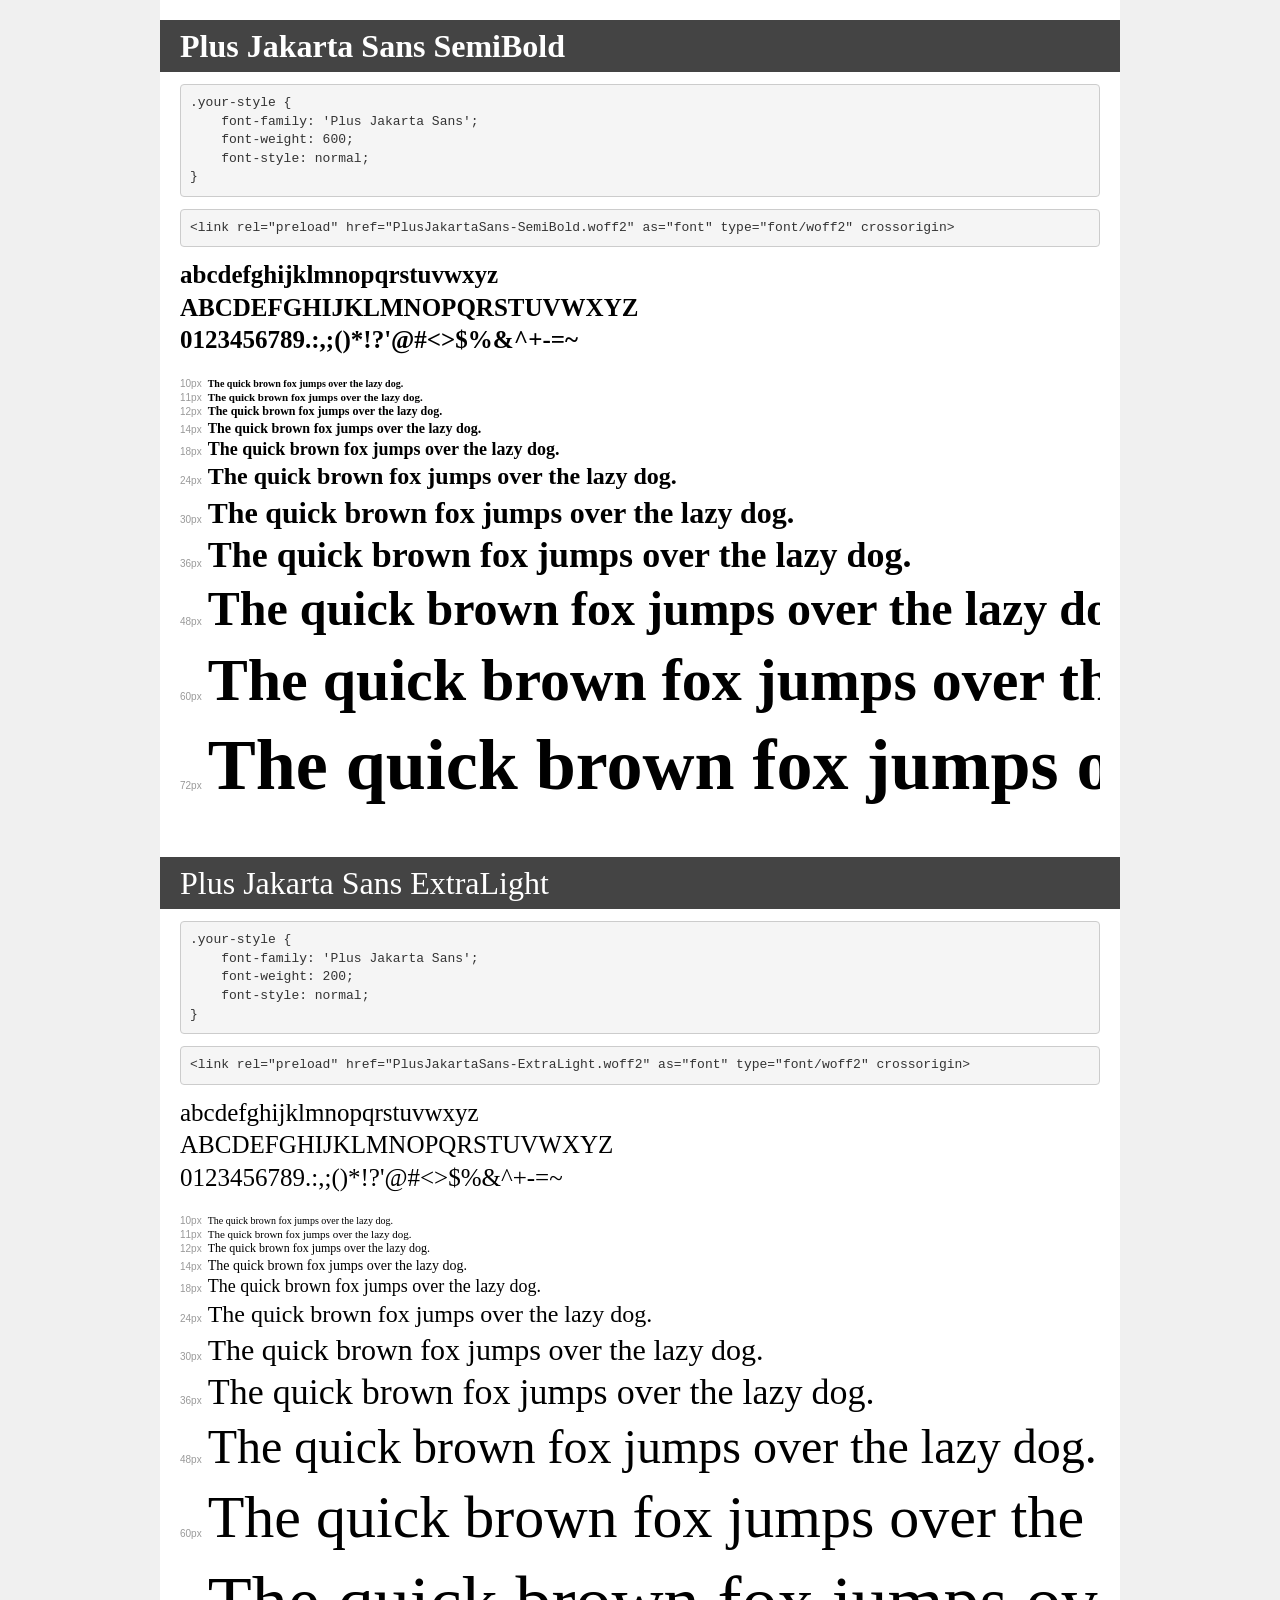
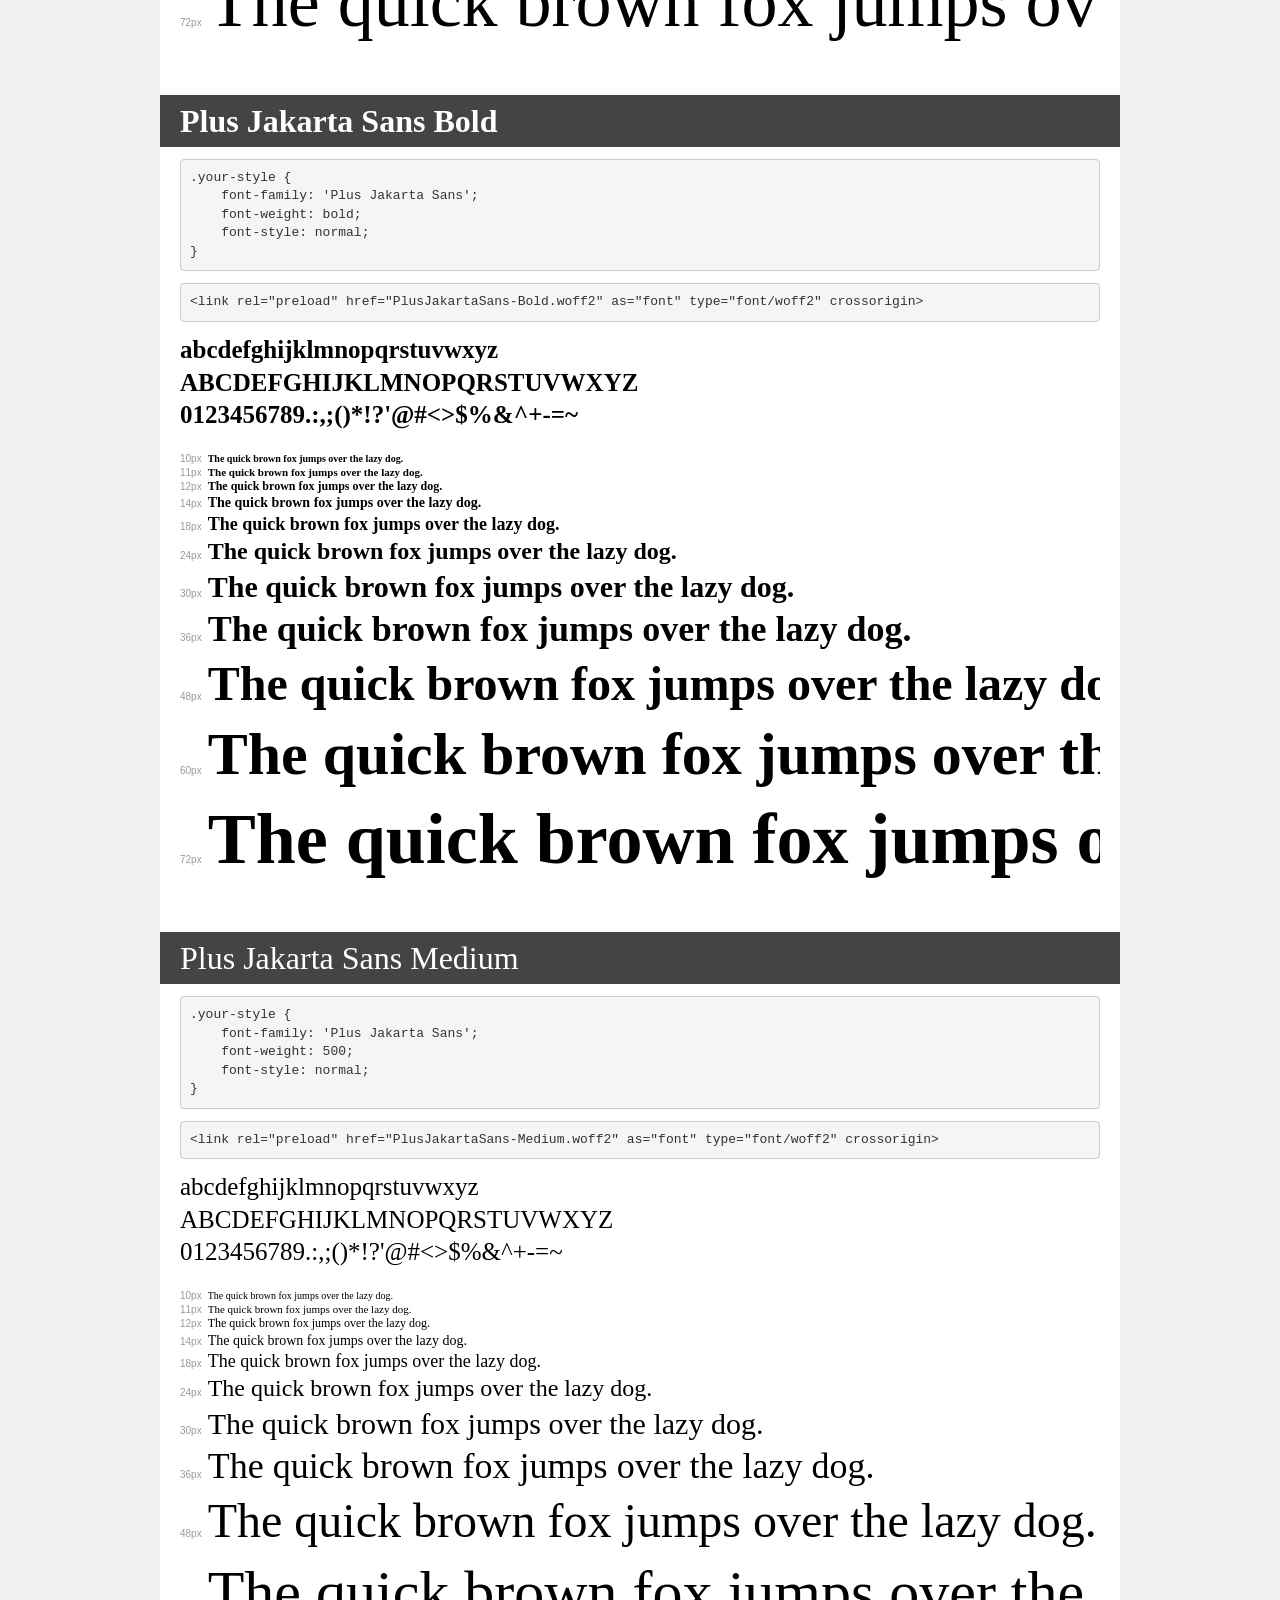
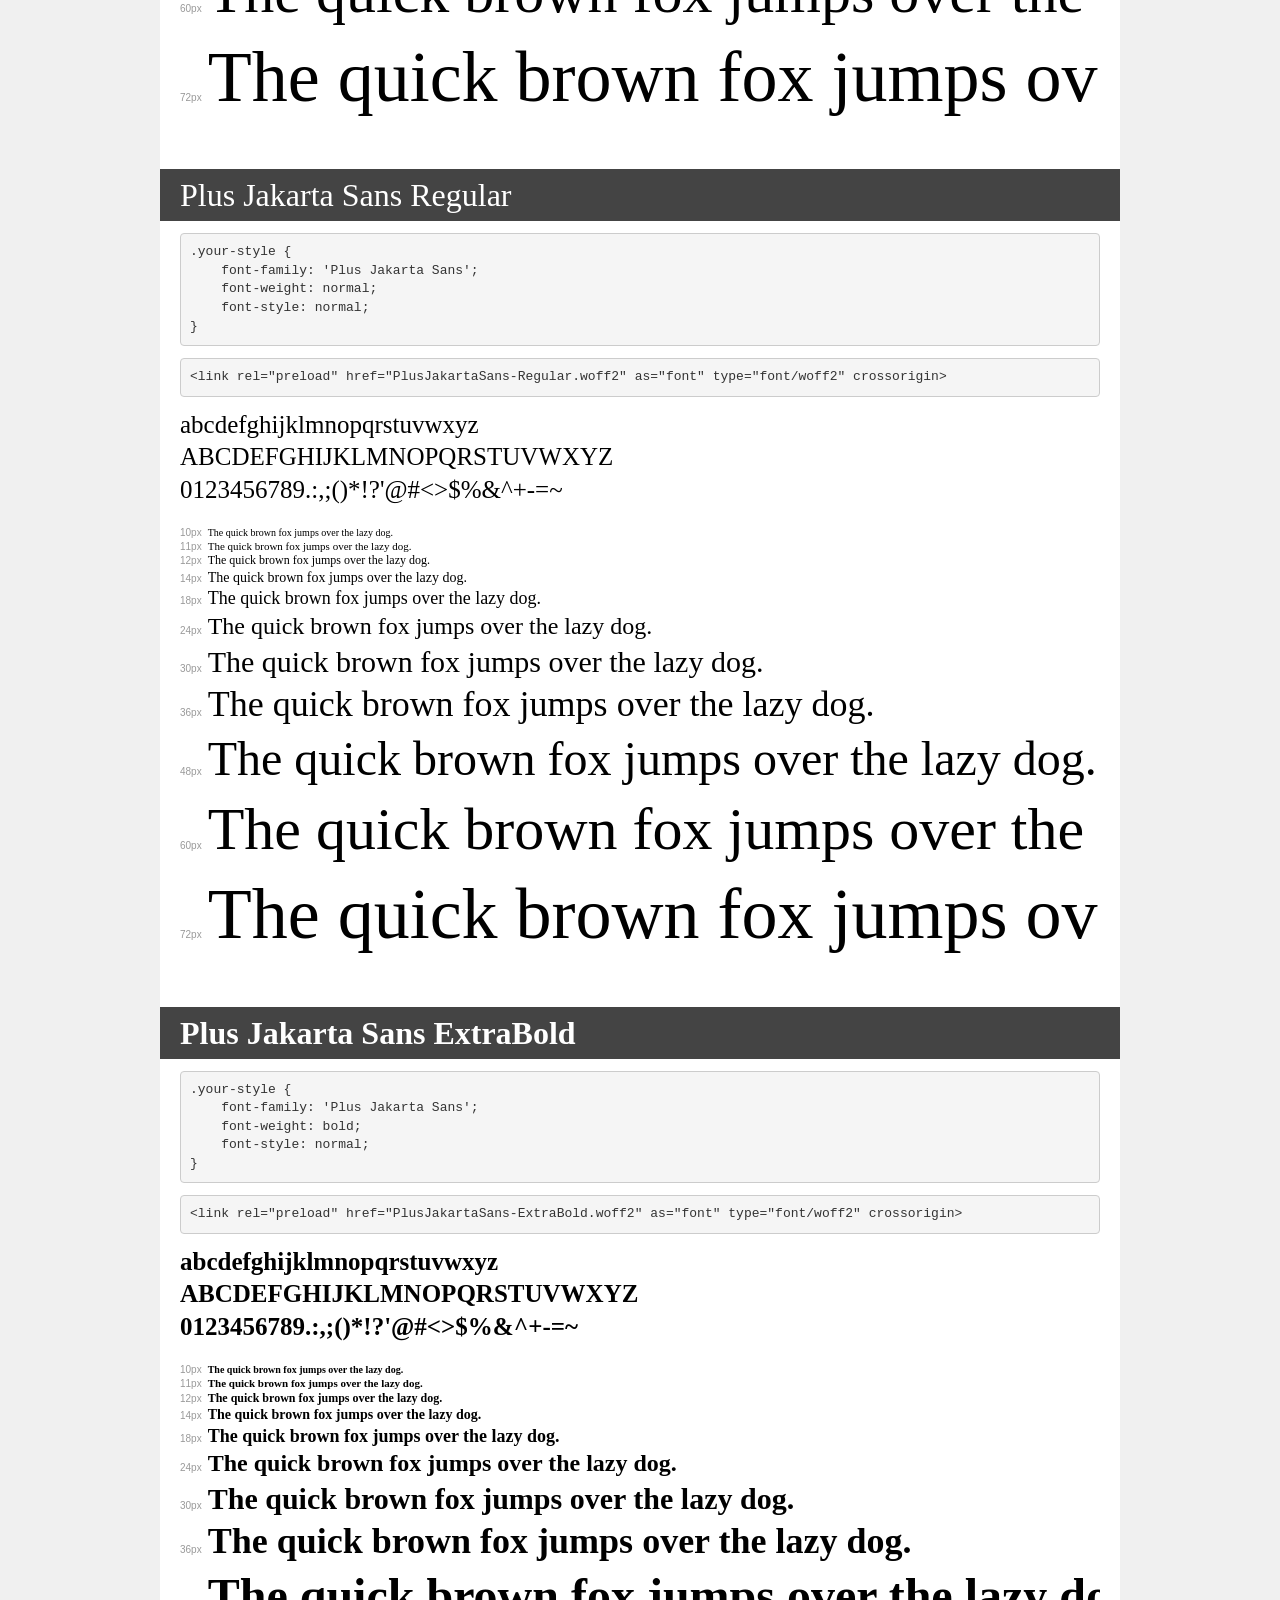
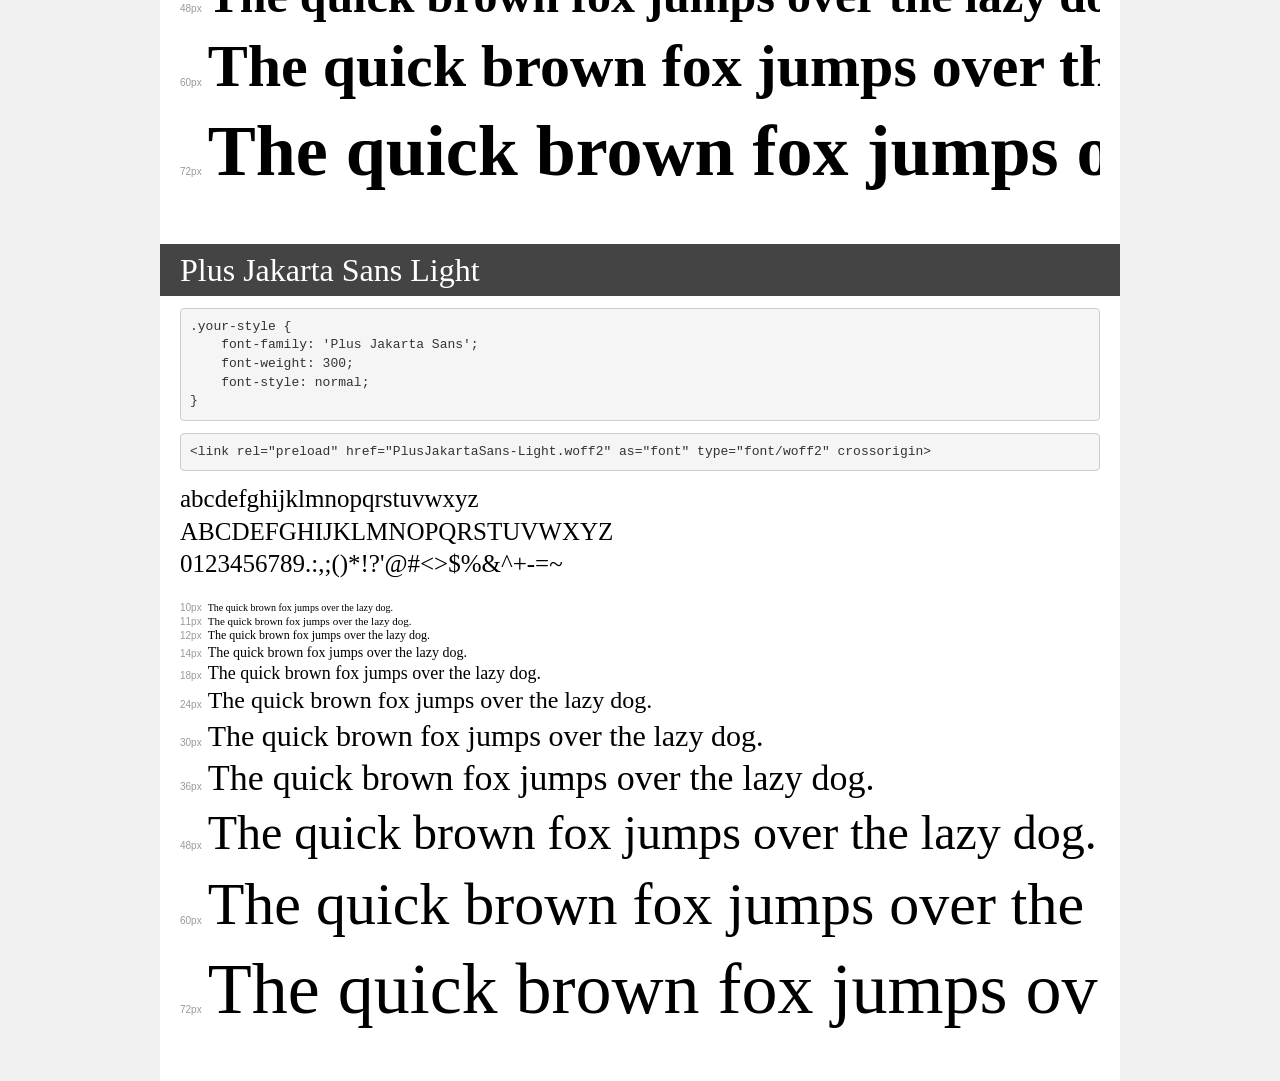
<file: Camo Pressure/fonts/plus-jakarta-sans/demo.html>
<!DOCTYPE html>
<html lang="en">
<head>
    <meta charset="utf-8">
    <meta http-equiv="X-UA-Compatible" content="IE=edge">
    <meta name="viewport" content="width=device-width, initial-scale=1">
    <meta name="robots" content="noindex, noarchive">
    <meta name="format-detection" content="telephone=no">
    <title>Transfonter demo</title>
    <link href="stylesheet.css" rel="stylesheet">
    <style>
        /*
        http://meyerweb.com/eric/tools/css/reset/
        v2.0 | 20110126
        License: none (public domain)
        */
        html, body, div, span, applet, object, iframe,
        h1, h2, h3, h4, h5, h6, p, blockquote, pre,
        a, abbr, acronym, address, big, cite, code,
        del, dfn, em, img, ins, kbd, q, s, samp,
        small, strike, strong, sub, sup, tt, var,
        b, u, i, center,
        dl, dt, dd, ol, ul, li,
        fieldset, form, label, legend,
        table, caption, tbody, tfoot, thead, tr, th, td,
        article, aside, canvas, details, embed,
        figure, figcaption, footer, header, hgroup,
        menu, nav, output, ruby, section, summary,
        time, mark, audio, video {
            margin: 0;
            padding: 0;
            border: 0;
            font-size: 100%;
            font: inherit;
            vertical-align: baseline;
        }
        /* HTML5 display-role reset for older browsers */
        article, aside, details, figcaption, figure,
        footer, header, hgroup, menu, nav, section {
            display: block;
        }
        body {
            line-height: 1;
        }
        ol, ul {
            list-style: none;
        }
        blockquote, q {
            quotes: none;
        }
        blockquote:before, blockquote:after,
        q:before, q:after {
            content: '';
            content: none;
        }
        table {
            border-collapse: collapse;
            border-spacing: 0;
        }
        /* demo styles */
        body {
            background: #f0f0f0;
            color: #000;
        }
        .page {
            background: #fff;
            width: 920px;
            margin: 0 auto;
            padding: 20px 20px 0 20px;
            overflow: hidden;
        }
        .font-container {
            overflow-x: auto;
            overflow-y: hidden;
            margin-bottom: 40px;
            line-height: 1.3;
            white-space: nowrap;
            padding-bottom: 5px;
        }
        h1 {
            position: relative;
            background: #444;
            font-size: 32px;
            color: #fff;
            padding: 10px 20px;
            margin: 0 -20px 12px -20px;
        }
        .letters {
            font-size: 25px;
            margin-bottom: 20px;
        }
        .s10:before {
            content: '10px';
        }
        .s11:before {
            content: '11px';
        }
        .s12:before {
            content: '12px';
        }
        .s14:before {
            content: '14px';
        }
        .s18:before {
            content: '18px';
        }
        .s24:before {
            content: '24px';
        }
        .s30:before {
            content: '30px';
        }
        .s36:before {
            content: '36px';
        }
        .s48:before {
            content: '48px';
        }
        .s60:before {
            content: '60px';
        }
        .s72:before {
            content: '72px';
        }
        .s10:before, .s11:before, .s12:before, .s14:before,
        .s18:before, .s24:before, .s30:before, .s36:before,
        .s48:before, .s60:before, .s72:before {
            font-family: Arial, sans-serif;
            font-size: 10px;
            font-weight: normal;
            font-style: normal;
            color: #999;
            padding-right: 6px;
        }
        pre {
            display: block;
            padding: 9px;
            margin: 0 0 12px;
            font-family: Monaco, Menlo, Consolas, "Courier New", monospace;
            font-size: 13px;
            line-height: 1.428571429;
            color: #333;
            font-weight: normal;
            font-style: normal;
            background-color: #f5f5f5;
            border: 1px solid #ccc;
            overflow-x: auto;
            border-radius: 4px;
        }
        /* responsive */
        @media (max-width: 959px) {
            .page {
                width: auto;
                margin: 0;
            }
        }
    </style>
</head>
<body>
<div class="page">
    <div class="demo">
        <h1 style="font-family: 'Plus Jakarta Sans'; font-weight: 600; font-style: normal;">Plus Jakarta Sans SemiBold</h1>
        <pre title="Usage">.your-style {
    font-family: 'Plus Jakarta Sans';
    font-weight: 600;
    font-style: normal;
}</pre>
        <pre title="Preload (optional)">
&lt;link rel=&quot;preload&quot; href=&quot;PlusJakartaSans-SemiBold.woff2&quot; as=&quot;font&quot; type=&quot;font/woff2&quot; crossorigin&gt;</pre>
        <div class="font-container" style="font-family: 'Plus Jakarta Sans'; font-weight: 600; font-style: normal;">
            <p class="letters">
                abcdefghijklmnopqrstuvwxyz<br>
ABCDEFGHIJKLMNOPQRSTUVWXYZ<br>
                0123456789.:,;()*!?'@#&lt;&gt;$%&^+-=~
            </p>
            <p class="s10" style="font-size: 10px;">The quick brown fox jumps over the lazy dog.</p>
            <p class="s11" style="font-size: 11px;">The quick brown fox jumps over the lazy dog.</p>
            <p class="s12" style="font-size: 12px;">The quick brown fox jumps over the lazy dog.</p>
            <p class="s14" style="font-size: 14px;">The quick brown fox jumps over the lazy dog.</p>
            <p class="s18" style="font-size: 18px;">The quick brown fox jumps over the lazy dog.</p>
            <p class="s24" style="font-size: 24px;">The quick brown fox jumps over the lazy dog.</p>
            <p class="s30" style="font-size: 30px;">The quick brown fox jumps over the lazy dog.</p>
            <p class="s36" style="font-size: 36px;">The quick brown fox jumps over the lazy dog.</p>
            <p class="s48" style="font-size: 48px;">The quick brown fox jumps over the lazy dog.</p>
            <p class="s60" style="font-size: 60px;">The quick brown fox jumps over the lazy dog.</p>
            <p class="s72" style="font-size: 72px;">The quick brown fox jumps over the lazy dog.</p>
        </div>
    </div>

    <div class="demo">
        <h1 style="font-family: 'Plus Jakarta Sans'; font-weight: 200; font-style: normal;">Plus Jakarta Sans ExtraLight</h1>
        <pre title="Usage">.your-style {
    font-family: 'Plus Jakarta Sans';
    font-weight: 200;
    font-style: normal;
}</pre>
        <pre title="Preload (optional)">
&lt;link rel=&quot;preload&quot; href=&quot;PlusJakartaSans-ExtraLight.woff2&quot; as=&quot;font&quot; type=&quot;font/woff2&quot; crossorigin&gt;</pre>
        <div class="font-container" style="font-family: 'Plus Jakarta Sans'; font-weight: 200; font-style: normal;">
            <p class="letters">
                abcdefghijklmnopqrstuvwxyz<br>
ABCDEFGHIJKLMNOPQRSTUVWXYZ<br>
                0123456789.:,;()*!?'@#&lt;&gt;$%&^+-=~
            </p>
            <p class="s10" style="font-size: 10px;">The quick brown fox jumps over the lazy dog.</p>
            <p class="s11" style="font-size: 11px;">The quick brown fox jumps over the lazy dog.</p>
            <p class="s12" style="font-size: 12px;">The quick brown fox jumps over the lazy dog.</p>
            <p class="s14" style="font-size: 14px;">The quick brown fox jumps over the lazy dog.</p>
            <p class="s18" style="font-size: 18px;">The quick brown fox jumps over the lazy dog.</p>
            <p class="s24" style="font-size: 24px;">The quick brown fox jumps over the lazy dog.</p>
            <p class="s30" style="font-size: 30px;">The quick brown fox jumps over the lazy dog.</p>
            <p class="s36" style="font-size: 36px;">The quick brown fox jumps over the lazy dog.</p>
            <p class="s48" style="font-size: 48px;">The quick brown fox jumps over the lazy dog.</p>
            <p class="s60" style="font-size: 60px;">The quick brown fox jumps over the lazy dog.</p>
            <p class="s72" style="font-size: 72px;">The quick brown fox jumps over the lazy dog.</p>
        </div>
    </div>

    <div class="demo">
        <h1 style="font-family: 'Plus Jakarta Sans'; font-weight: bold; font-style: normal;">Plus Jakarta Sans Bold</h1>
        <pre title="Usage">.your-style {
    font-family: 'Plus Jakarta Sans';
    font-weight: bold;
    font-style: normal;
}</pre>
        <pre title="Preload (optional)">
&lt;link rel=&quot;preload&quot; href=&quot;PlusJakartaSans-Bold.woff2&quot; as=&quot;font&quot; type=&quot;font/woff2&quot; crossorigin&gt;</pre>
        <div class="font-container" style="font-family: 'Plus Jakarta Sans'; font-weight: bold; font-style: normal;">
            <p class="letters">
                abcdefghijklmnopqrstuvwxyz<br>
ABCDEFGHIJKLMNOPQRSTUVWXYZ<br>
                0123456789.:,;()*!?'@#&lt;&gt;$%&^+-=~
            </p>
            <p class="s10" style="font-size: 10px;">The quick brown fox jumps over the lazy dog.</p>
            <p class="s11" style="font-size: 11px;">The quick brown fox jumps over the lazy dog.</p>
            <p class="s12" style="font-size: 12px;">The quick brown fox jumps over the lazy dog.</p>
            <p class="s14" style="font-size: 14px;">The quick brown fox jumps over the lazy dog.</p>
            <p class="s18" style="font-size: 18px;">The quick brown fox jumps over the lazy dog.</p>
            <p class="s24" style="font-size: 24px;">The quick brown fox jumps over the lazy dog.</p>
            <p class="s30" style="font-size: 30px;">The quick brown fox jumps over the lazy dog.</p>
            <p class="s36" style="font-size: 36px;">The quick brown fox jumps over the lazy dog.</p>
            <p class="s48" style="font-size: 48px;">The quick brown fox jumps over the lazy dog.</p>
            <p class="s60" style="font-size: 60px;">The quick brown fox jumps over the lazy dog.</p>
            <p class="s72" style="font-size: 72px;">The quick brown fox jumps over the lazy dog.</p>
        </div>
    </div>

    <div class="demo">
        <h1 style="font-family: 'Plus Jakarta Sans'; font-weight: 500; font-style: normal;">Plus Jakarta Sans Medium</h1>
        <pre title="Usage">.your-style {
    font-family: 'Plus Jakarta Sans';
    font-weight: 500;
    font-style: normal;
}</pre>
        <pre title="Preload (optional)">
&lt;link rel=&quot;preload&quot; href=&quot;PlusJakartaSans-Medium.woff2&quot; as=&quot;font&quot; type=&quot;font/woff2&quot; crossorigin&gt;</pre>
        <div class="font-container" style="font-family: 'Plus Jakarta Sans'; font-weight: 500; font-style: normal;">
            <p class="letters">
                abcdefghijklmnopqrstuvwxyz<br>
ABCDEFGHIJKLMNOPQRSTUVWXYZ<br>
                0123456789.:,;()*!?'@#&lt;&gt;$%&^+-=~
            </p>
            <p class="s10" style="font-size: 10px;">The quick brown fox jumps over the lazy dog.</p>
            <p class="s11" style="font-size: 11px;">The quick brown fox jumps over the lazy dog.</p>
            <p class="s12" style="font-size: 12px;">The quick brown fox jumps over the lazy dog.</p>
            <p class="s14" style="font-size: 14px;">The quick brown fox jumps over the lazy dog.</p>
            <p class="s18" style="font-size: 18px;">The quick brown fox jumps over the lazy dog.</p>
            <p class="s24" style="font-size: 24px;">The quick brown fox jumps over the lazy dog.</p>
            <p class="s30" style="font-size: 30px;">The quick brown fox jumps over the lazy dog.</p>
            <p class="s36" style="font-size: 36px;">The quick brown fox jumps over the lazy dog.</p>
            <p class="s48" style="font-size: 48px;">The quick brown fox jumps over the lazy dog.</p>
            <p class="s60" style="font-size: 60px;">The quick brown fox jumps over the lazy dog.</p>
            <p class="s72" style="font-size: 72px;">The quick brown fox jumps over the lazy dog.</p>
        </div>
    </div>

    <div class="demo">
        <h1 style="font-family: 'Plus Jakarta Sans'; font-weight: normal; font-style: normal;">Plus Jakarta Sans Regular</h1>
        <pre title="Usage">.your-style {
    font-family: 'Plus Jakarta Sans';
    font-weight: normal;
    font-style: normal;
}</pre>
        <pre title="Preload (optional)">
&lt;link rel=&quot;preload&quot; href=&quot;PlusJakartaSans-Regular.woff2&quot; as=&quot;font&quot; type=&quot;font/woff2&quot; crossorigin&gt;</pre>
        <div class="font-container" style="font-family: 'Plus Jakarta Sans'; font-weight: normal; font-style: normal;">
            <p class="letters">
                abcdefghijklmnopqrstuvwxyz<br>
ABCDEFGHIJKLMNOPQRSTUVWXYZ<br>
                0123456789.:,;()*!?'@#&lt;&gt;$%&^+-=~
            </p>
            <p class="s10" style="font-size: 10px;">The quick brown fox jumps over the lazy dog.</p>
            <p class="s11" style="font-size: 11px;">The quick brown fox jumps over the lazy dog.</p>
            <p class="s12" style="font-size: 12px;">The quick brown fox jumps over the lazy dog.</p>
            <p class="s14" style="font-size: 14px;">The quick brown fox jumps over the lazy dog.</p>
            <p class="s18" style="font-size: 18px;">The quick brown fox jumps over the lazy dog.</p>
            <p class="s24" style="font-size: 24px;">The quick brown fox jumps over the lazy dog.</p>
            <p class="s30" style="font-size: 30px;">The quick brown fox jumps over the lazy dog.</p>
            <p class="s36" style="font-size: 36px;">The quick brown fox jumps over the lazy dog.</p>
            <p class="s48" style="font-size: 48px;">The quick brown fox jumps over the lazy dog.</p>
            <p class="s60" style="font-size: 60px;">The quick brown fox jumps over the lazy dog.</p>
            <p class="s72" style="font-size: 72px;">The quick brown fox jumps over the lazy dog.</p>
        </div>
    </div>

    <div class="demo">
        <h1 style="font-family: 'Plus Jakarta Sans'; font-weight: bold; font-style: normal;">Plus Jakarta Sans ExtraBold</h1>
        <pre title="Usage">.your-style {
    font-family: 'Plus Jakarta Sans';
    font-weight: bold;
    font-style: normal;
}</pre>
        <pre title="Preload (optional)">
&lt;link rel=&quot;preload&quot; href=&quot;PlusJakartaSans-ExtraBold.woff2&quot; as=&quot;font&quot; type=&quot;font/woff2&quot; crossorigin&gt;</pre>
        <div class="font-container" style="font-family: 'Plus Jakarta Sans'; font-weight: bold; font-style: normal;">
            <p class="letters">
                abcdefghijklmnopqrstuvwxyz<br>
ABCDEFGHIJKLMNOPQRSTUVWXYZ<br>
                0123456789.:,;()*!?'@#&lt;&gt;$%&^+-=~
            </p>
            <p class="s10" style="font-size: 10px;">The quick brown fox jumps over the lazy dog.</p>
            <p class="s11" style="font-size: 11px;">The quick brown fox jumps over the lazy dog.</p>
            <p class="s12" style="font-size: 12px;">The quick brown fox jumps over the lazy dog.</p>
            <p class="s14" style="font-size: 14px;">The quick brown fox jumps over the lazy dog.</p>
            <p class="s18" style="font-size: 18px;">The quick brown fox jumps over the lazy dog.</p>
            <p class="s24" style="font-size: 24px;">The quick brown fox jumps over the lazy dog.</p>
            <p class="s30" style="font-size: 30px;">The quick brown fox jumps over the lazy dog.</p>
            <p class="s36" style="font-size: 36px;">The quick brown fox jumps over the lazy dog.</p>
            <p class="s48" style="font-size: 48px;">The quick brown fox jumps over the lazy dog.</p>
            <p class="s60" style="font-size: 60px;">The quick brown fox jumps over the lazy dog.</p>
            <p class="s72" style="font-size: 72px;">The quick brown fox jumps over the lazy dog.</p>
        </div>
    </div>

    <div class="demo">
        <h1 style="font-family: 'Plus Jakarta Sans'; font-weight: 300; font-style: normal;">Plus Jakarta Sans Light</h1>
        <pre title="Usage">.your-style {
    font-family: 'Plus Jakarta Sans';
    font-weight: 300;
    font-style: normal;
}</pre>
        <pre title="Preload (optional)">
&lt;link rel=&quot;preload&quot; href=&quot;PlusJakartaSans-Light.woff2&quot; as=&quot;font&quot; type=&quot;font/woff2&quot; crossorigin&gt;</pre>
        <div class="font-container" style="font-family: 'Plus Jakarta Sans'; font-weight: 300; font-style: normal;">
            <p class="letters">
                abcdefghijklmnopqrstuvwxyz<br>
ABCDEFGHIJKLMNOPQRSTUVWXYZ<br>
                0123456789.:,;()*!?'@#&lt;&gt;$%&^+-=~
            </p>
            <p class="s10" style="font-size: 10px;">The quick brown fox jumps over the lazy dog.</p>
            <p class="s11" style="font-size: 11px;">The quick brown fox jumps over the lazy dog.</p>
            <p class="s12" style="font-size: 12px;">The quick brown fox jumps over the lazy dog.</p>
            <p class="s14" style="font-size: 14px;">The quick brown fox jumps over the lazy dog.</p>
            <p class="s18" style="font-size: 18px;">The quick brown fox jumps over the lazy dog.</p>
            <p class="s24" style="font-size: 24px;">The quick brown fox jumps over the lazy dog.</p>
            <p class="s30" style="font-size: 30px;">The quick brown fox jumps over the lazy dog.</p>
            <p class="s36" style="font-size: 36px;">The quick brown fox jumps over the lazy dog.</p>
            <p class="s48" style="font-size: 48px;">The quick brown fox jumps over the lazy dog.</p>
            <p class="s60" style="font-size: 60px;">The quick brown fox jumps over the lazy dog.</p>
            <p class="s72" style="font-size: 72px;">The quick brown fox jumps over the lazy dog.</p>
        </div>
    </div>

</div>
</body>
</html>
</file>
<file: Camo Pressure/css/custom-style.css>
/* ############################## Font's start ##################### */
/* Fonts For Heading */
@font-face {
    font-family: 'plus-jakarta-sans';
    src: url('../fonts/plus-jakarta-sans/PlusJakartaSans-ExtraBold.woff2') format('woff2'),
        url('../fonts/plus-jakarta-sans/PlusJakartaSans-ExtraBold.woff') format('woff');
    font-weight: 900;
    font-style: normal;
    font-display: swap;
}

@font-face {
    font-family: 'plus-jakarta-sans';
    src: url('../fonts/plus-jakarta-sans/PlusJakartaSans-Bold.woff2') format('woff2'),
        url('../fonts/plus-jakarta-sans/PlusJakartaSans-Bold.woff') format('woff');
    font-weight: 800;
    font-style: normal;
    font-display: swap;
}

@font-face {
    font-family: 'plus-jakarta-sans';
    src: url('../fonts/plus-jakarta-sans/PlusJakartaSans-SemiBold.woff2') format('woff2'),
        url('../fonts/plus-jakarta-sans/PlusJakartaSans-SemiBold.woff') format('woff');
    font-weight: 600;
    font-style: normal;
    font-display: swap;
}

@font-face {
    font-family: 'plus-jakarta-sans';
    src: url('../fonts/plus-jakarta-sans/PlusJakartaSans-Regular.woff2') format('woff2'),
        url('../fonts/plus-jakarta-sans/PlusJakartaSans-Regular.woff') format('woff');
    font-weight: 500;
    font-style: normal;
    font-display: swap;
}

@font-face {
    font-family: 'plus-jakarta-sans';
    src: url('../fonts/plus-jakarta-sans/PlusJakartaSans-Medium.woff2') format('woff2'),
        url('../fonts/plus-jakarta-sans/PlusJakartaSans-Medium.woff') format('woff');
    font-weight: 400;
    font-style: normal;
    font-display: swap;
}

@font-face {
    font-family: 'plus-jakarta-sans';
    src: url('../fonts/plus-jakarta-sans/PlusJakartaSans-Light.woff2') format('woff2'),
        url('../fonts/plus-jakarta-sans/PlusJakartaSans-Light.woff') format('woff');
    font-weight: 300;
    font-style: normal;
    font-display: swap;
}

@font-face {
    font-family: 'plus-jakarta-sans';
    src: url('../fonts/plus-jakarta-sans/PlusJakartaSans-ExtraLight.woff2') format('woff2'),
        url('../fonts/plus-jakarta-sans/PlusJakartaSans-ExtraLight.woff') format('woff');
    font-weight: 200;
    font-style: normal;
    font-display: swap;
}

/* Fonts For Numbers */
@font-face {
    font-family: 'editor-note';
    src: url('../fonts/editors-note/EditorsNote-Medium.woff2') format('woff2'),
        url('../fonts/editors-note/EditorsNote-Medium.woff') format('woff');
    font-weight: 500;
    font-style: normal;
    font-display: swap;
}

/* ############################## global classes start ##################### */
:root {
    /* Typography tokens from Figma */
    --body-font: "plus-jakarta-sans", system-ui, -apple-system, BlinkMacSystemFont, "Segoe UI", sans-serif;

    /* Brand  ver*/
    --brand-primary: #14357A;
    /* Navy-based trust color (good for pressure washing) */
    --brand-accent: #FC621A;
    /* Orange (contrast punch) */

    /* brand support */
    --support-red: #A53906;
    --support-sky: #19ABC8;
    --support-blue: #26419C;

    /* Brand Utility  colors*/
    --text-primary: #1B2A41;
    --text-scondery: #4C6C87;
    --neutral-white: #FFFFFF;
    --tag-green: #19AAC73B;
    --drag-blue: #19AAC7;
    --shadow-cyan: #1AACCA;

    /* global  ver*/
    --color-white: #FFFFFF;
    --color-black: #000000;
    --color-text-dark: #1F1F1F;
    --color-grey: #D9D9D9;
}

* {
    margin: 0;
    padding: 0;
    box-sizing: border-box;
}

body {
    font-family: var(--body-font)
}

h1,
h2,
h3,
h4,
h5,
h6 {
    text-transform: capitalize;
    color: var(--text-primary);
}

h1 span,
h2 span,
h3 span,
h4 span,
h5 span,
h6 span {
    color: var(--color-brand-primary);
}

h2 {
    font-size: 5cap;
    line-height: 60px;
}

p {
    font-size: 18px;
    color: var(--text-scondery);
}

main {
    padding: 0px;
    margin: 0px;
}

.camo-margin-top {
    margin-top: 100px;
}

a {
    color: var(--text-primary);
    text-transform: capitalize;
}

a:active {
    color: var(--brand-accent);
}

.num {
    font-family: 'editor-note' !important;
}




/* ----------------------------------------------------- USMAN NAVBAR------------------------------ */



.navbar .navbar-nav .nav-link.active {
    color: var(--brand-accent);
}


.btn-call {
    background: linear-gradient(90deg, #ff6a00, #b34500);
    color: var(--neutral-white);
    font-weight: 600;
}

.arrow-icon {
    background: var(--neutral-white);
    color: var(--brand-accent);
    font-size: 10px;
}





/* ----------------------------------------------------------------- USMAN FOOTER----------------------------------- */


/* Custom Social Icons Circle */
.social-icon {
    width: 38px;
    height: 38px;
    border: 2px solid var(--neutral-white);
    border-radius: 50%;
    display: flex;
    align-items: center;
    justify-content: center;
    text-decoration: none;
    transition: all 0.3s ease;
}

.social-icon:hover {
    background-color: var(--brand-accent);
    border-color: var(--neutral-white);
    transform: translateY(-3px);
}


.footer-link:hover {
    color: var(--brand-accent) !important;
    padding-left: 5px;
}

.back-top {
    background: linear-gradient(90deg, #35597a, #35516b);


}



/* ----------------------------------------------------------------------USMNAN HOME------------------------------ */
.hero-section {
    min-height: 90vh;
}

.hero-img {
    z-index: 1;
}


.btn-estimate {
    background: var(--brand-primary);
    color: white;
    padding: 10px 10px 10px 25px;
    border-radius: 50px;
    font-weight: 600;
    transition: 0.3s;
}

.btn-estimate .arrow-icon {
    background: white;
    color: var(--brand-primary);
    width: 35px;
    height: 35px;
    border-radius: 50%;
    display: flex;
    align-items: center;
    justify-content: center;
}


.roof-card {
    position: absolute;
    right: 5%;
    bottom: 20%;
    width: 200px;
    background: white;
    border-radius: 20px;
    padding: 8px;
    z-index: 10;
}

.opacity-90 {
    opacity: 0.9;
}

@media (max-width: 991px) {
    .hero-section {
        text-align: center;
        padding-top: 100px;
    }

    .btn-estimate {
        margin: 0 auto;
    }
}








/* -----------------------------------------------------------------------USMAN SECTION 5------------------------------------ */
.camo-five {
    background: url('../assets/sec5.webp');
    background-repeat: no-repeat;
    background-position: center center;
    background-size: cover;
    height: auto;
}


.side-line {
    height: 2px;
    width: 160px;
    background-color: #fff;
    opacity: 0.7;
}




/* ----------------------------------------------------------------------USMAN SECTION 6------------------------------ */


.camo-six {
    background: url('../assets/secsix.webp');
    background-repeat: no-repeat;
    background-position: center center;
    background-size: cover;
    height: auto;
}




.text-navy {
    color: #1B2A41 !important;
}

.bg-orange {
    background: linear-gradient(90deg, #FC621A, #A53906);
}


.icon-circle {
    width: 50px;
    height: 50px;
    border-radius: 50%;
    display: flex;
    align-items: center;
    justify-content: center;
    font-size: 1.2rem;
}

.six-h4 {
    color: #1B2A41;
}

.six-p {
    color: #4C6C87;
}


.camo-six-card {
    transition: all .3s ease !important;
}

.camo-six-card:hover {
    background-color: #14357A !important;
    cursor: pointer;
}

.camo-six hr {
    transition: all .3s ease !important;
}

.camo-six-card:hover h4 {
    color: white;
    cursor: pointer;
}

.camo-six-card p {
    transition: all .3s ease !important;
}

.camo-six-card:hover p {
    color: white;
    cursor: pointer;
}

.camo-six-card .icon-circle {
    transition: all .3s ease !important;
}

.camo-six-card:hover .icon-circle {
    background: #536c9e !important;
    cursor: pointer;
}



/* --------------------------------------------------------------------USMAN SECTION 7 ARTICLES------------------------------- */
.article {
    background-color: #14357A;
}

.art {
    background-color: #19AAC73B;
    color: #19AAC7;

}

.art-h4 {
    color: #1B2A41;
}

.camo-btn-dark {
    background: linear-gradient(135deg, #26419C 50%, #19ABC8);
    color: var(--color-white);
}

.camo-btn-dark svg rect {
    fill: var(--color-white);
}

.camo-btn-dark svg path {
    fill: var(--color-black);
}

.articon {
    background-color: #143578;

}

.arrow-white {
    filter: brightness(0) invert(1);
}



/* -------------------------------------------------------------------------USMAN SECTION 3 TAGLINE ------------------------- */





.marquee-section {
    overflow: hidden;
    background-color: transparent;
    width: 100%;
}

.marquee-container {
    display: flex;
    overflow: hidden;
    user-select: none;
}

.marquee-content {
    display: flex;
    flex-shrink: 0;
    min-width: 100%;
    animation: scroll-left 5s linear infinite;
    width: max-content;
}


@keyframes scroll-left {
    from {
        transform: translateX(0%);
    }

    to {
        transform: translateX(-50%);
    }
}


.combo-text {
    color: #BDEBF3;
    letter-spacing: -2px;
    margin-bottom: 0;
    line-height: 1;
}

.bubble-img {
    width: clamp(80px, 12vw, 160px);
    height: auto;
}


.marquee-container:hover .marquee-content {
    animation-play-state: paused;
}
</file>
<file: ui-traped/assets/css/style.css>
/* ############################## Font Face ##################### */
@font-face {
  font-family: "Druk Trial";
  src: url("../fonts/druk-trial/Druk-Super.woff2") format("woff2") url("../fonts/druk-trial/Druk-Super.woff") format("woff");
  font-weight: 800;
  font-style: normal;
  font-display: swap;
}

@font-face {
  font-family: "Druk Trial";
  src: url("../fonts/druk-trial/Druk-Bold.woff2") format("woff2"),
    url("../fonts/druk-trial/Druk-Bold.woff") format("woff");
  font-weight: 700;
  font-style: normal;
  font-display: swap;
}

@font-face {
  font-family: "Druk Trial";
  src: url("../fonts/druk-trial/Druk-Medium.woff2") format("woff2"),
    url("../fonts/druk-trial/Druk-Medium.woff") format("woff");
  font-weight: 500;
  font-style: normal;
  font-display: swap;
}

@font-face {
  font-family: "Inter";
  src: url("../fonts/inter/Inter-Regular.woff2") format("woff2"),
    url("../fonts/inter/Inter-Regular.woff") format("woff");
  font-weight: 400;
  font-style: normal;
  font-display: swap;
}

@font-face {
  font-family: "Inter";
  src: url("../fonts/inter/Inter-Black.woff2") format("woff2"),
    url("../fonts/inter/Inter-Black.woff") format("woff");
  font-weight: 900;
  font-style: normal;
  font-display: swap;
}

@font-face {
  font-family: "Helvetica Now Display";
  src: url("../fonts/helvetica/Helvetica.woff2") format("woff2"),
    url("../fonts/helvetica/Helvetica.woff") format("woff");
  font-weight: 400;
  font-style: normal;
  font-display: swap;
}

:root {
  /* Typography tokens from Figma */
  --font-heading: "Druk Trial", system-ui, -apple-system, BlinkMacSystemFont, "Segoe UI", sans-serif;
  --font-content: "Inter", system-ui, -apple-system, BlinkMacSystemFont, "Segoe UI", sans-serif;
  --font-label: "Helvetica Now Display", system-ui, -apple-system, BlinkMacSystemFont, "Segoe UI", sans-serif;

  /* Base neutrals */
  --color-bg-light: #FDFDFD;
  --color-white: #FFFFFF;
  --color-text-dark: #1F1F1F;
  --color-black: #000000;
  --color-grey: #D9D9D9;

  /* Brand / accent */
  --color-accent-gold: #A3783F;
  --color-bg-deep-olive: #2B2A17;
  --color-bg-charcoal: #2F2E2E;
  --color-border-light: #ECECEC;
  --color-deep-neutral: #141213;

  /* Swatch / utility colors from Figma palette */
  --color-brown: #A52A2A;
  --color-red: #FF0000;
  --color-green: #076627;
  --color-deep-green: #205F24;
  --color-gray: #808080;
  --color-gray-md: #7F7F7F;
  --color-gray-sm: #E8E8E8;
  --color-silver: #A0A0A0;
  --color-purple: #800080;
  --color-maroon: #811111;
  --color-sky-blue: #87CEEB;
  --color-royal-blue: #4169E1;
  --color-yellow: #FFFF00;
  --color-navy: #000080;
  --color-pink: #FFC0CB;

  /* Gradients (exact from Figma fills) */
  --gradient-hero-light: linear-gradient(141deg, rgba(245, 245, 245, 1) 0%, rgba(210, 210, 210, 1) 100%);
  --gradient-section-dark: linear-gradient(180deg, rgba(31, 31, 31, 1) 0%, rgba(255, 255, 255, 1) 53%);
  --gradient-section-brown: linear-gradient(140deg, #71552277 100%, #71552257 0%);

  --about-banner-gradient: linear-gradient(90deg, rgba(0, 0, 0, 1), rgba(0, 0, 0, 0));
  --review-banner-gradient: linear-gradient(90deg, rgba(50, 33, 0, 1) 0%, rgba(50, 33, 0, 0.8) 40%, rgba(50, 33, 0, 0) 100%);
}

/* ############################## global classes start ##################### */
* {
  margin: 0;
  padding: 0;
  box-sizing: border-box;
}

body {
  font-family: var(--font-content);
}

a {
  font-family: var(--font-label);
}

h1,
h2,
h3,
h4,
h5,
h6 {
  font-family: var(--font-heading);
  text-transform: uppercase;
}

p {
  font-size: 16px;
  padding: 0;
}

.trap-btn {
  background: black;
  padding: 22px 60px;
  border-radius: 15px;
  border: none;
  text-decoration: none;
  color: white;
  font-size: 16px;
  text-transform: uppercase;
  position: relative;
  display: inline-block;
}

.contactus .trap-primary:before,
.single-product-wrapper .trap-primary:before,
a.trap-btn:before {
  content: '';
  position: absolute;
  top: 50%;
  left: auto;
  right: -99px;
  transform: translate(-50%, -50%);
  width: 65px;
  height: 65px;
  display: block;
  background: url("data:image/svg+xml,%3Csvg width='80' height='80' viewBox='0 0 80 80' fill='none' xmlns='http://www.w3.org/2000/svg'%3E%3Cpath d='M27.8857 40.2479H48.2646' stroke='%23A3783F' stroke-width='2' stroke-linecap='round'/%3E%3Cpath d='M38.7373 29.8651L48.3368 39.4646C48.7274 39.8552 48.7274 40.4883 48.3368 40.8789L38.7373 50.4784' stroke='%23A3783F' stroke-width='2' stroke-linecap='round'/%3E%3Crect x='0.5' y='0.5' width='78.0508' height='79' rx='19.5' stroke='%23A3783F'/%3E%3C/svg%3E");
  background-repeat: no-repeat !important;
  background-size: contain !important;
  transition: 0.1s ease-in;
}

.trap-primary {
  padding: 16px 40px;
  border-radius: 20px;
  font-size: 18px;
  transition: all 0.3s;
  text-transform: uppercase;
  font-family: var(--font-label);
}

.trap-primary:hover {
  background-color: #333;
  transform: translateY(-2px);
}

.trap-primary:hover.trap-primary:before,
a.trap-btn:hover.trap-btn::before {
  right: -110px;
}

button.trap-2-btn,
a.trap-2-btn {
  text-transform: uppercase;
  background-color: var(--color-accent-gold);
}

button.trap-2-btn:before,
a.trap-2-btn:before {
  background: url("data:image/svg+xml,%3Csvg width='80' height='80' viewBox='0 0 80 80' fill='none' xmlns='http://www.w3.org/2000/svg'%3E%3Cpath d='M27.8857 40.2479H48.2646' stroke='%23ffffff' stroke-width='2' stroke-linecap='round'/%3E%3Cpath d='M38.7373 29.8651L48.3368 39.4646C48.7274 39.8552 48.7274 40.4883 48.3368 40.8789L38.7373 50.4784' stroke='%23ffffff' stroke-width='2' stroke-linecap='round'/%3E%3Crect x='0.5' y='0.5' width='78.0508' height='79' rx='19.5' stroke='%23ffffff'/%3E%3C/svg%3E");
}

main {
  padding: 0px;
  margin: 0px;
}

/*  ############################## global classes end ##################### */

/*  ############################## Nav classes start ##################### */
.trap-nav .nav-item .nav-link {
  font-weight: 500;
  font-size: 18px;
  font-family: var(--font-content);
}

.trap-nav .Nav-Icons .users.search {
  border: 1px solid var(--color-accent-gold);
}

.cart-Icon-on-mobile,
.trap-nav .Nav-Icons .users {
  background: transparent;
  border: 1px solid var(--color-black);
  padding: 7px;
  border-radius: 10px;
  cursor: pointer;
}

.cart-Icon-on-mobile:hover,
.trap-nav .Nav-Icons .users:hover {
  background: var(--color-black);
  box-shadow: 1px 1px 15px -6px #0000009c;
  transition: 0.3s ease-in;
  border-color: var(--color-black);
}

.cart-Icon-on-mobile:hover *,
.trap-nav .Nav-Icons .users:hover * {
  color: var(--color-border-light);
  fill: var(--color-border-light);
}

h2 span,
h4 span,
h5 span,
h3 span,
h1 span {
  color: var(--color-accent-gold);
}

.abs-center {
  position: absolute;
  top: 50%;
  left: 50%;
  transform: translate(-50%, -50%);
}

.cart-Icon-on-mobile {
  display: none;
}

.offcanvas.offcanvas-start.show {
  backdrop-filter: blur(3px);
  background: linear-gradient(45deg, var(--color-accent-gold) 40%, #ff864b 120%);
}

.offcanvas.offcanvas-start.show a {
  color: #ffffff;
}

.offcanvas.offcanvas-start.show .Nav-Icons .users path,
.offcanvas.offcanvas-start.show .Nav-Icons .users {
  border-color: white;
  fill: white;
}

/* ############################## Nav classes End ##################### */


/* ##############################  Hero Section start  ##################### */
.trap-hero {
  border-radius: 50px;
  margin: 0px 20px 20px 20px;
}

.trap-hero .hero-wrapper .content h1 {
  font-size: 120px;
  line-height: 110px;
}

.trap-hero .hero-wrapper .content p {
  font-size: 25px;
}

.trap-hero .image {
  right: 0;
  transform: translate(-0%, -50%);
}

/* ##############################  Hero Section End  ##################### */

/* ##############################  Collection Section End  ##################### */

.trap-collection-box {
  border-radius: 30px;
  overflow: hidden;
  padding: 0px 0px 50px 50px;
  color: var(--color-bg-light);
}

.trap-collection-box h2 {
  font-size: 60px;
}

.trap-collection-box p {
  margin: 0;
  line-height: 5px;
}

/* ##############################  Collection Section End  ##################### */

/* ##############################  Feature Product Section End  ##################### */
section.trap-feature-product {
  margin: 100px 0px 0px 0px;
}

section.trap-feature-product .container .content h2 {
  font-size: 120px;
  margin: 0;
}

section.trap-feature-product .product-card .product {
  padding: 0;
  position: relative;
}

section.trap-feature-product .product-card .product .info:before {
  content: '';
  position: absolute;
  top: 85%;
  left: auto;
  right: 0;
  transform: translate(0%, -50%);
  width: 20px;
  height: 20px;
  display: block;
  background: url('data:image/svg+xml,<svg width="23" height="23" viewBox="0 0 23 23" fill="none" xmlns="http://www.w3.org/2000/svg"><path d="M1 11.3828H21.3789" stroke="%231F1F1F" stroke-width="2" stroke-linecap="round"/><path d="M11.8516 1L21.4511 10.5995C21.8416 10.9901 21.8416 11.6232 21.4511 12.0137L11.8516 21.6133" stroke="%231F1F1F" stroke-width="2" stroke-linecap="round"/></svg>');
  background-repeat: no-repeat !important;
  background-size: contain !important;
  transition: 0.1s ease-in;
}

section.trap-feature-product .product-card .product:hover .info:before {
  right: 10px !important;
}

section.trap-feature-product .product-card .price {
  font-family: var(--font-content);
  font-weight: 600;
  color: var(--color-accent-gold);
}

section.trap-feature-product .product-card .verient-image {
  width: 35%;
}

/* ##############################  Feature Product Section End  ##################### */

/* ##############################  GRADIENT Heading Section Start  ##################### */
section.gradient-heading .container h1 {
  font-size: 490px;
  background: linear-gradient(to bottom, var(--color-text-dark) -200%, #fff0 60%) !important;
  -webkit-background-clip: text !important;
  color: transparent;
  font-weight: 900;
}

/* ##############################  GRADIENT Heading Section End  ##################### */

/* ##############################  Streetwear Section End  ##################### */
.home section.streetwear-section {
  margin-bottom: -100px !important;
  transform: translateY(-250px);
}

section.streetwear-section .content {
  padding: 60px 40px !important;
}

section.streetwear-section h1 {
  font-size: 100px;
  line-height: 95px;
}

section.streetwear-section h2 {
  font-size: 56px;
}

/* ##############################  Streetwear Section End  ##################### */

/* ##############################  What Slider Section End  ##################### */
section.what-slider {
  margin-bottom: 120px !important;
}

.what-slider .container h2 {
  font-size: 85px;
  width: 65%;
  line-height: 80px;
}

.what-slider .swiper {
  width: 70%;
  height: unset;
  border-radius: 30px;
}

.what-slider .swiper-slide {
  font-size: 40px;
  background: #fdfdfd4f;
  backdrop-filter: blur(15px);
  padding: 40px 0px 20px 30px;
}

.what-slider .swiper-button-next svg,
.what-slider .swiper-button-prev svg {
  fill: none;
}

.what-slider .swiper-button-next,
.what-slider .swiper-button-prev {
  border: 1px solid white;
  height: 70px;
  width: 70px;
  border-radius: 20px;
  padding: 20px;
  top: 0px !important;
  position: relative !important;
  display: block;
  margin: 0 !important;
}

.what-slider .swiper-button-next,
.what-slider .swiper-button-prev {
  &.swiper-button-disabled {
    background-color: var(--color-bg-light);
    opacity: 1;
  }
}

.what-slider .swiper-button-disabled svg path {
  stroke: var(--color-black);
  stroke-width: 3px;
}

.what-slider .swiper-slide h3 {
  font-size: 56px;
}

.what-slider .swiper-slide p {
  margin: 0;
  font-size: 19px;
}

/* ##############################  What Slider Section End  ##################### */

/* ##############################  why choose Section start  ##################### */
section.why-choose-card h2 {
  font-size: 130px;
}

section.why-choose-card .why-card {
  background: var(--color-border-light);
  min-height: 380px;
  border-radius: 30px;
  padding: 30px 10px 40px 30px;
  transition-duration: 0.2s;
}

section.why-choose-card .why-card svg {
  width: 50px;
  height: 50px;
}

section.why-choose-card .why-card .content h3 {
  font-size: 45px;
  line-height: 45px;
  color: var(--color-black);
}

section.why-choose-card .why-card .content p {
  line-height: 20px;
}

section.why-choose-card .why-card:hover {
  background-color: var(--color-black);
  color: var(--color-white);
}

section.why-choose-card .why-card:hover h3 {
  color: var(--color-white);

}

section.why-choose-card .why-card:hover svg path {
  fill: var(--color-white);
}

/* ##############################  why choose Section End  ##################### */

/* ##############################   Trap Customer Love  Start  ##################### */
/* */
.trap-customer-love {
  padding: 80px 0;
}

.trap-customer-love .section-heading {
  margin-bottom: 50px;
  font-size: 130px;
}

.swiper.customerlove:after {
  content: '';
  position: absolute;
  top: 0;
  right: 0;
  width: 250px;
  height: 100%;
  pointer-events: none;
  z-index: 10;
  background: linear-gradient(to right,
      rgba(255, 255, 255, 0),
      #fff);
}

.swiper.customerlove:before {
  content: '';
  position: absolute;
  top: 0;
  left: 0;
  width: 250px;
  height: 100%;
  pointer-events: none;
  z-index: 10;
  background: linear-gradient(to left,
      rgba(255, 255, 255, 0),
      #fff);
}

.trap-customer-love .swiper {
  width: 100%;
  height: 100%;
}

.trap-customer-love .swiper-slide {
  background: var(--color-border-light);
  height: 100%;
  border-radius: 30px;
  padding: 10px 10px 40px 10px;
  gap: 20px;
}

.trap-customer-love .swiper-slide img {
  display: block;
  width: 100%;
  height: 100%;
  object-fit: cover;
  border-radius: 20px;
}

.trap-customer-love .swiper-slide .content h2 {
  font-family: 'Inter';
  font-weight: 600;
  font-size: 30px;
  margin: 0;
}


/* ##############################  Trap Customer Love  Section End  ##################### */

/* ##############################  Footer Section start  ##################### */
.site-footer {
  background-color: #000;
  color: #fff;
  padding-top: 60px;
  font-size: 0.95rem;
}

.site-footer a {
  color: #fff;
  text-decoration: none;
  transition: opacity 0.3s ease;
}

.site-footer a:hover {
  opacity: 0.8;
}

.footer-logo {
  max-width: 180px;
  margin-bottom: 20px;
}

.newsletter-title {
  font-size: 25px;
  margin-bottom: 20px;
}

.newsletter-form {
  max-width: 80%;
  border: 1px solid #4d4d4d;
  border-radius: 15px;
  padding: 8px;
  font-family: var(--font-label);
}

.newsletter-form .form-control:focus {
  box-shadow: none;
}

.newsletter-form .form-control {
  padding: 12px 20px;
  border: none !important;
}

.newsletter-form .form-control::placeholder {
  color: var(--color-bg-light);
}

.newsletter-form .btn {
  background-color: var(--color-accent-gold);
  border: none;
  border-radius: 12px;
  padding: 12px 20px;
}

.newsletter-form .btn:hover {
  background-color: #c89a56;
}

.newsletter-note {
  font-size: 12px;
  color: var(--color-bg-light);
  margin-top: 10px;
  line-height: 1.4;
}

.customersupport h5,
.quick-links-wrapper h5 {
  font-size: 40px;
}

.quick-links h5,
.customer-support h5 {
  margin-bottom: 20px;
}

.quick-links ul,
.customer-support ul {
  list-style: none;
  padding: 0;
  margin: 0;
}

.quick-links li,
.customer-support p {
  margin-bottom: 10px;
}

.social-icons a {
  display: inline-flex;
  align-items: center;
  justify-content: center;
  width: 55px;
  height: 55px;
  background-color: transparent;
  border-radius: 10px;
  margin-right: 10px;
  font-size: 1.1rem;
  border: 1px solid white;
}


.payment-icons img {
  height: 45px;
  margin-left: -80px;
  opacity: 0.8;
}

.payment-icons img:hover {
  opacity: 1;
}

.footer-bottom {
  border-top: 1px solid #333;
  padding-top: 20px;
  margin-top: 40px;
  font-size: 0.85rem;
  color: #999;
}

.footer-bottom-links a {
  color: #999;
  margin: 0 10px;
}

.footer-bottom-links a:hover {
  color: #fff;
}

.footerBottomHeading {
  font-size: 420px;
  background: linear-gradient(to bottom, #ffffff -120%, #fff0 70%) !important;
  -webkit-background-clip: text !important;
  color: transparent;
  font-weight: 900;
  transform: translateY(-35px);
}

/* ##############################  Footer Section End  ##################### */

/*  ############################## Cta Footer classes Start ##################### */
.ctaFootertop h2 {
  font-size: 110px;

}

/*  ############################## Cta Footer classes End ##################### */

/*  ????????????????????????????????????????????????????????????????????????????????????????????????????????????? NOt Pull ??????????????????????????????????? */

/*  ############################## Single Product page Start ##################### */
.single-product-wrapper .product-page {
  padding: 40px 0;
}

.single-product-wrapper .main-image {
  width: 100%;
  height: auto;
  border-radius: 60px;
  object-fit: cover;
}

.single-product-wrapper .thumbnail-gallery {
  margin-top: 20px;
  display: grid;
  grid-template-columns: repeat(auto-fill, minmax(80px, 1fr));
  gap: 12px;
}

.single-product-wrapper .thumbnail-img {
  width: 100%;
  height: 100%;
  object-fit: cover;
  border-radius: 8px;
  cursor: pointer;
  border: 2px solid transparent;
  transition: all 0.3s ease;
}

.single-product-wrapper .thumbnail-img:hover,
.single-product-wrapper .thumbnail-img.active {
  border-color: #000;
  transform: scale(1.05);
}

.single-product-wrapper .product-top-desc {
  line-height: 0px;
}

.single-product-wrapper .product-title {
  font-size: 100px;
  margin-bottom: 0px;
  color: var(--bs-black);
}

.single-product-wrapper .product-price {
  font-size: 58px;
  font-family: var(--font-heading);
  color: var(--color-accent-gold);
  margin-bottom: 15px;
}

.single-product-wrapper .installment-text {
  font-size: 18px;
  margin-bottom: 20px;
  color: var(--color-black);
}

.single-product-wrapper .color-swatch {
  display: inline-block;
  width: 50px;
  height: 50px;
  border-radius: 12px;
  margin-right: 8px;
  cursor: pointer;
  border: 2px solid transparent;
  transition: all 0.2s;
  margin-bottom: 12px;
  position: relative;
}

.single-product-wrapper .color-swatch.active:after {
  border: 2px solid #000000;
  position: absolute;
  top: -6px;
  right: -6px;
  left: auto;
  content: '';
  width: 55px;
  height: 55px;
  border-radius: 15px
}

.single-product-wrapper .color-swatch.active {
  width: 47px;
  height: 47px;
}

.single-product-wrapper .stock-heading {
  font-family: var(--font-content);
  font-weight: 600;
}

.single-product-wrapper .sizeGuid {
  text-transform: capitalize;
  font-weight: 600;
}

.single-product-wrapper .lineY {
  height: 40px;
  width: 1px;
  background: var(--color-black);
}

.single-product-wrapper h5#counterNumber90 {
  margin: 0;
  font-size: 20px;
  font-family: 'Inter';
  font-weight: 500;
}

.single-product-wrapper .quan-cont {
  background: var(--color-gray-sm);
  padding: 10px;
  border-radius: 100px;
  min-width: 150px;
}

.single-product-wrapper .quan-cont button {
  border: none;
  background: none;
  text-align: center;
}

input.quantity-input:focus-visible {
  outline: none;
}

.single-product-wrapper .size-btn {
  min-width: 108px;
  padding: 10px 15px;
  margin: 5px;
  border: 1px solid var(--color-gray-md);
  background: transparent;
  border-radius: 10px;
  font-weight: 500;
  transition: all 0.2s;
  color: var(--color-gray-md);
}

.single-product-wrapper .size-btn:hover,
.single-product-wrapper .size-btn.active {
  background: #000;
  color: #fff;
  border-color: #000;
}

.single-product-wrapper .size-btn.out-of-stock {
  opacity: 0.5;
  cursor: not-allowed;
  text-decoration: line-through;
}

.single-product-wrapper .quantity-selector {
  display: flex;
  align-items: center;
  gap: 15px;
  margin: 20px 0;
}

.single-product-wrapper .quantity-btn {
  width: 40px;
  height: 40px;
  border: 1px solid #ccc;
  background: #fff;
  display: flex;
  align-items: center;
  justify-content: center;
  border-radius: 6px;
  cursor: pointer;
  font-size: 1.2rem;
}

.single-product-wrapper .quantity-input {
  width: 60px;
  text-align: center;
  border: 1px solid #ccc;
  padding: 8px;
  border-radius: 6px;
}

.single-product-wrapper .accordion-button:not(.collapsed) {
  background-color: transparent;
}

#productAccordion .accordion-button:focus {
  box-shadow: none;
}

#productAccordion .accordion-item.bb {
  border-bottom: 1px solid #00000040 !important;
}

.single-product-wrapper .trust-badges h2 {
  font-weight: bold;
}

.single-product-wrapper .trust-badges {
  display: flex;
  justify-content: space-between;
  margin: 30px 0 0 0;
  padding: 20px 0;
  border-top: 1px solid #eee;
  border-bottom: 1px solid #00000040;
}

.single-product-wrapper .trust-badges .lineY {
  height: 100px;
}

.single-product-wrapper .trust-badge {
  display: flex;
  flex-direction: column;
  align-items: flex-start;
  gap: 15px;
}


.single-product-wrapper .accordion-button {
  font-weight: 600;
  text-transform: uppercase;
  font-size: 56px;
}

.single-product-wrapper .accordion-button:not(.collapsed) {
  background-color: #f8f9fa;
  color: #000;
}

.single-product-wrapper .accordion-button::after {
  background-image: url('data:image/svg+xml,<svg width="23" height="23" viewBox="0 0 23 23" fill="none" xmlns="http://www.w3.org/2000/svg"><path d="M1 11.3828H21.3789" stroke="%23A3783F" stroke-width="2" stroke-linecap="round"/><path d="M11.8516 1L21.4511 10.5995C21.8416 10.9901 21.8416 11.6232 21.4511 12.0137L11.8516 21.6133" stroke="%23A3783F" stroke-width="2" stroke-linecap="round"/></svg>');
}

.single-product-wrapper .accordion-button:not(.collapsed)::after {
  background-image: url('data:image/svg+xml,<svg width="23" height="23" viewBox="0 0 23 23" fill="none" xmlns="http://www.w3.org/2000/svg"><path d="M1 11.3828H21.3789" stroke="%23A3783F" stroke-width="2" stroke-linecap="round"/><path d="M11.8516 1L21.4511 10.5995C21.8416 10.9901 21.8416 11.6232 21.4511 12.0137L11.8516 21.6133" stroke="%23A3783F" stroke-width="2" stroke-linecap="round"/></svg>');
  transform: rotate(268deg);
}

/*  ############################## Single Product page End ##################### */

/*  ############################## Bundle Product page End ##################### */
.bundle-section {
  padding: 80px 0;
}

.bundle-heading {
  font-size: 100px;
  font-weight: 800;
  text-align: center;
  margin-bottom: 50px;
}

.bundle-card {
  background-color: #fff;
  border-radius: 20px;
  overflow: hidden;
  box-shadow: 0 8px 24px rgba(0, 0, 0, 0.1);
  transition: transform 0.3s ease;
}

.bundle-card:hover {
  transform: translateY(-10px);
}

.bundle-images {
  display: flex;
  align-items: center;
  justify-content: center;
  padding: 30px 0px 0px 30px;
  position: relative;
}

.bundle-img-wrapper {
  width: 300px;
  height: 290px;
  border-radius: 16px;
}

.bundle-img {
  width: 100%;
  height: 100%;
  object-fit: cover;
}

.plus-sign {
  font-size: 2rem;
  font-weight: 300;
  margin: 0 30px;
  color: #000;
}

.bundle-details {
  padding: 30px;
}

.bundle-item {
  display: flex;
  align-items: center;
  margin-bottom: 15px;
  font-size: 1rem;
}

.bundle-item input[type="checkbox"] {
  width: 20px;
  height: 20px;
  appearance: none;
  margin-right: 12px;
  border-radius: 5px;
  accent-color: transparent;
  border: 1px solid #0000006b !important;
  position: relative;
}

.bundle-item input[type="checkbox"]:checked::after {
  content: url('data:image/svg+xml,<svg width="16" height="14" viewBox="0 0 16 14" fill="none" xmlns="http://www.w3.org/2000/svg"><path fill-rule="evenodd" clip-rule="evenodd" d="M15.4331 0.233228C15.8264 0.576612 15.8669 1.17384 15.5235 1.56717L5.61929 12.912C5.43976 13.1177 5.1801 13.2357 4.90711 13.2357C4.63412 13.2357 4.37445 13.1177 4.19492 12.912L0.233228 8.37407C-0.110156 7.98074 -0.0696657 7.38351 0.323665 7.04013C0.716996 6.69675 1.31422 6.73724 1.6576 7.13057L4.90711 10.8527L14.0991 0.323665C14.4425 -0.0696658 15.0398 -0.110156 15.4331 0.233228Z" fill="black"/></svg>');
  position: absolute;
  top: 50%;
  left: 50%;
  transform: translate(-50%, -50%);
  width: 16px;
  height: 20px;
  pointer-events: none;
}

.bundle-item-label {
  flex-grow: 1;
}

.bundle-item select {
  padding: 10px;
  border-radius: 10px;
  color: #7F7F7F;
  border-color: #7F7F7F;
}

.bundle-item-variant {
  font-size: 0.9rem;
  color: #666;
}

.bundle-item-price {
  font-weight: 700;
  white-space: nowrap;
  margin-left: 20px;
}

.bundle-total {
  font-size: 30px;
  font-weight: 700;
}

.bundle-original {
  text-decoration: line-through;
  color: #999;
  margin-left: 10px;
  font-weight: 500;
}

.bundle-discount {
  font-size: 29px;
}

/*  ############################## Bundle Product page End ##################### */


/* ################## (About Page) - Hero Section start - Sufiyan  ################## */

.about-hero {
  height: 85vh;
  border-radius: 50px;
  margin: 0px 20px 20px 20px;
}

.ex-wrapper {
  height: 100vh;
  background: var(--about-banner-gradient);
}

.about .ex-wrapper {
  background: linear-gradient(40deg, rgb(0 0 0) 0%, rgb(0 0 0 / 80%) 40%, rgba(50, 33, 0, 0) 100%);
}

.about-hero .ex-wrapper .about-hero-wrapper .about-hero-content h1 {
  font-size: 112px;
  line-height: 100px;
}

.about-hero .ex-wrapper .about-hero-wrapper .about-hero-content p {
  font-size: 18px;
}

.about-hero .image {
  right: 0;
  transform: translate(-0%, -50%);
}

/* ################## (About Page) - Hero Section End - Sufiyan  ################## */
/* ################## (About Page) - Story Section start - Sufiyan  ################## */


.about-story-section {
  transform: translateY(0px) !important;
  margin: 120px 0px !important;
  margin-bottom: unset !important;
}

/* ################## (About Page) - Story Section End - Sufiyan  ################## */
/* ################## (About Page) - Why Choose Section Start - Sufiyan  ################## */


.about .why-choose-card .content h2 {

  font-size: 90px !important;

}

.about .why-choose-card {
  transform: translateY(-230px);
}

/* ################## (About Page) - Why Choose Section End - Sufiyan  ################## */
/* ################## (About Page) - Why Mission / Vision Start - Sufiyan  ################## */

section.mission-vision {
  margin-bottom: 70px;
}

.mission,
.vision {
  padding: 10px;

}

.mission {
  background-color: var(--color-black);
}

.vision {
  background: var(--color-border-light);
}

.mission img,
.vision img {
  width: 100%;
}


/* ################## (About Page) - Why Mission / Vision End - Sufiyan  ################## */


/* ##############################  contact page (sami-css)  ##################### */

.get-touch-title {
  font-size: 100px;
  font-weight: 900;
}

.input-line {
  border: 0;
  border-bottom: 1px solid #666;
  border-radius: 0;
  background: transparent;
  color: var(--color-black);
  padding: .375rem 0px;
}

.input-line::placeholder {
  color: var(--color-border-light);
}


label {

  color: #646464;
  font-size: 16px;

}

.input-line:focus {
  outline: 0;
  box-shadow: none;
  border-bottom-color: #fff;
}

.submit-btn {
  background: var(--color-accent-gold);
  border-radius: 18px;
  padding: 10px 70px;
  border: none;
}

.arrow-btn {
  padding: 5px 22px;
  border-radius: 18px;
  border: 1px solid #fff;
  background: transparent;
  color: var(--color-white);
  font-size: 22px;
}

.round-img {
  border-radius: 20px;
}

.col-md-6.col-lg-6.information {
  background-color: var(--color-border-light);
  padding: 40px 40px;
  border-radius: 30px;
}

.col-md-6.text-end.customer {
  margin-left: 24px;
}

.contactus .input-line:focus {
  background: none;
  outline: none;
}

.facebook {
  padding: 15px 15px;
  border-radius: 14px;
  border: 1px solid #000;
}

.instagram {
  padding: 15px 15px;
  border-radius: 14px;
  border: 1px solid #000;

}

.contactp {

  margin-bottom: 50px;
}

.formcontact {
  padding: 40px;
  line-height: 60px;
}

.contact-section p {

  font-size: 16px;
}

.contact-h1 {

  font-size: 45px;
}

.customer-support {

  margin-top: 170px;
}

.container.text-center.shidding {

  margin-bottom: -140px;
}

.about .why-choose-card {
  transform: translateY(-230px);
}

/* ################## (About Page) - Why Choose Section End - Sufiyan  ################## */
/* ################## (About Page) - Why Mission / Vision Start - Sufiyan  ################## */


.mission,
.vision {
  padding: 10px;

}

.mission {
  background-color: var(--color-black);
}

.vision {
  background: var(--color-border-light);
}

.mission img,
.vision img {
  width: 100%;
}

.mission-content,
.vision-content {
  padding: 50px;
}

/* ################## (About Page) - Why Mission / Vision End - Sufiyan  ################## */

/* ################## (About Page) Ends Here - Sufiyan  ################## */


/* ################## (Reviews Page) Starts Here - Sufiyan  ################## */

.ex-wrapper-reviews {
  background: var(--review-banner-gradient);
}


/* ################## (Reviews Page) reivew Section - Sufiyan  ################## */


.review-handlers {
  padding: 70px 0px 50px 0px;
}

.review-handlers a {
  width: auto;
  color: var(--color-black);
  font-size: 20px;
  text-decoration: none;
}

.star-count {
  width: auto;
  font-weight: 600;
  font-size: 24px;
}

.product-count {
  width: auto;
  font-size: 20px;
  background-color: var(--color-grey);

}


.store-count {
  border: 1px solid var(--color-black);
}

.product-count span {
  font-size: 18px;
  font-weight: 600;
}

.store-count span {
  font-size: 18px;
  font-weight: 600;
}

.sort-review span {
  font-size: 18px;
  font-weight: 600;
}

.reviews .reviews-card {
  background: var(--color-border-light);
}

.prod-detail.d-flex.gap-2 {
  align-items: end;
  width: 133%;
  border-top: 1px solid var(--color-black);
  padding: 30px 0px;
}

.reviews-cards img {}

/* ################## (Reviews Page) review Section end - Sufiyan  ################## */

/* ################## (blogs Page) featured Section - Sufiyan  ################## */


.featured-card {
  background-color: var(--color-black);
  margin: 90px 0px;
}

h1.Featured-h1 {
  width: 87%;
  padding: 40px 0px 30px 0px;
  border-bottom: 1px solid white;
  font-size: 52px;
}

.featured-content {
  padding-top: 75px;
}

.featured-content h1 {
  width: 90%;
  font-size: 52px;
}

.featured-content a {
  background-color: var(--color-white);
}


.featured-content p {
  width: 84%;
  font-size: 18px;
}



.blog-card h3 {
  font-size: 44px;
}

.blog-card a {
  text-decoration: none;
  font-size: 18px;
  font-weight: 600;
}

.blog-card svg {
  position: relative;
  left: -12px;
}

.show-more-blogs {
  padding: 120px 0px;
}

/* ################## (blogs Page) featured Section - Sufiyan  ################## */

/* ################## (blogs inner Page) featured Section - Sufiyan  ################## */


.blog-details p {
  font-size: 18px !important;
}




.reviews-cards img {}

/* ################## (Reviews Page) review Section - Sufiyan  ################## */


/* ##############################  Collection page (sami-css)  ##################### */

.collection-hero {
  height: 85vh;
  border-radius: 50px;
  margin: 0px 20px 20px 20px;
  background-repeat: no-repeat;
  background-size: cover;
}

.ex-wrapper {
  height: 85vh;
  background: var(--review-banner-gradient);
}

.collection-hero .ex-wrapper .collection-hero-wrapper .collection-hero-content h1 {
  font-size: 120px;
  line-height: 110px;
}

.collection-hero .ex-wrapper .collection-hero-wrapper .collection-hero-content p {
  font-size: 25px;
}

.collection-hero .image {
  right: 0;
  transform: translate(-0%, -50%);
}

.collection-img {
  width: 100%;
  height: 500px !important;
  object-fit: cover;
  border-radius: 25px;
}

h4.collection-title {
  font-size: 46px;
}

.button-collection {
  padding: 20px 40px;
  border-radius: 15px;
}








/* 22/12/2025 */
/* ##############################   Recommended for Traped Out Army  Start  ##################### */

.recommendedarmy .section-heading {
  font-size: 130px;
}

/* ##############################   Recommended for Traped Out Army  End  ##################### */

/* ##############################   Shop All  start  ##################### */
main.shop-all .ex-wrapper {
  background: linear-gradient(60deg, #160F00 0%, #160F00 30%, rgba(50, 33, 0, 0) 100%);
}

main.shop-all .ex-wrapper .collection-hero-content h1 {
  font-size: 140px;
  line-height: 140px;
}

main.shop-all .ex-wrapper .collection-hero-content p {
  font-size: 20px !important;
}

.shop-all .filter-group {
  display: flex;
  align-items: center;
  gap: 8px;
  font-weight: 600;
  color: #333;
}

.shop-all .form-select {
  border: none;
  background-color: transparent;
  font-weight: 600;
  padding: 0.375rem 2rem 0.375rem 0.75rem;
  background-image: url("data:image/svg+xml,%3csvg xmlns='http://www.w3.org/2000/svg' viewBox='0 0 16 16'%3e%3cpath fill='none' stroke='%23333' stroke-linecap='round' stroke-linejoin='round' stroke-width='2' d='M2 5l6 6 6-6'/%3e%3c/svg%3e");
}

.shop-all .form-select:focus {
  box-shadow: none;
  border-color: transparent;
}

/* Price Range Slider */
.shop-all .price-range-group {
  display: flex;
  align-items: center;
  gap: 15px;
  font-weight: 600;
}

.shop-all .price-input {
  width: 80px;
  border: none;
  background: transparent;
  text-align: center;
  font-weight: 600;
  color: #000;
}

.shop-all .price-input:focus {
  outline: none;
}

.shop-all .range-slider {
  flex-grow: 1;
  height: 4px;
  border-radius: 5px;
  background: #000000;
  outline: none;
  -webkit-appearance: none;
}

.shop-all .range-slider::-webkit-slider-thumb {
  -webkit-appearance: none;
  appearance: none;
  width: 18px;
  height: 18px;
  border-radius: 50%;
  background: #000;
  cursor: pointer;
}

.shop-all .range-slider::-moz-range-thumb {
  width: 18px;
  height: 18px;
  border-radius: 50%;
  background: #000;
  cursor: pointer;
  border: none;
}

/* Sort By - aligned to right */
.shop-all .sort-group {
  margin-left: auto;
}

.shop-all .filter-group.sort-group .form-select {
  width: fit-content !important;
}

.shop-all .filter-group.sort-group {
  flex: 2;
  justify-content: flex-end;
}

.shop-all section.gradient-heading .container h1 {
  background: linear-gradient(to bottom, var(--color-text-dark) -90%, #fff0 70%) !important;
  -webkit-background-clip: text !important;
  color: transparent;
}

/* ##############################   Shop All  End  ##################### */
</file>
<file: ui-traped/assets/css/responsive-style.css>
/* ##############################  Before 1440px  ##################### */
@media (min-width:1438px) {

    /* 22/12/2025 */
    /* ##############################   Recommended for Traped Out Army  Start  ##################### */
    .shop-all .product-card,
    .single-product-wrapper .product-card {
        flex-wrap: wrap !important;
    }

    .shop-all .product-card .product,
    .single-product-wrapper .product-card .product {
        width: 32% !important;
    }

    /* shop all product page */
    main.shop-all .why-choose-card {
        transform: translateY(-200px);
    }

    /* ##############################   Recommended for Traped Out Army  End  ##################### */
}

/* ##############################  After 1440px  ##################### */
@media (max-width:1439px) {
    body {
        overflow-x: hidden !important;
        width: 100% !important;
    }

    /* global classes start */
    /* global classes end */
    .trap-hero .hero-wrapper .content h1 {
        font-size: 97px;
        line-height: 100px;
    }

    .trap-hero .hero-wrapper .content p {
        font-size: 20px;
        margin: 10px 0px 25px 0px !important;
    }

    .trap-btn {
        padding: 15px 30px;
    }

    a.trap-btn:before {
        width: 50px;
        height: 50px;
        right: -75px;
    }

    section.trap-feature-product .container .content h2 {
        font-size: 95px;
    }

    /* ##  GRADIENT Heading Section Start  ## */
    section.gradient-heading .container h1 {
        font-size: 350px;
    }

    /* ##  Streetwear Section Start  ## */
    section.streetwear-section h1 {
        font-size: 80px;
        line-height: 80px;
    }

    section.streetwear-section .content {
        padding: 40px 30px !important;
    }

    section.streetwear-section .content p {
        font-size: 14px;
    }

    section.streetwear-section .image {
        height: 100% !important;
    }

    .streetwear-section .image img {
        height: 600px !important;
    }

    /* ##  what slider Section Start  ## */
    .what-slider .container h2 {
        font-size: 65px;
        width: 50%;
        line-height: 70px;
    }

    .what-slider .trap-slider-wrapper {
        gap: 2px !important;
    }

    .what-slider .whatQuots {
        width: 50px;
        height: 50px;
    }

    .what-slider .swiper-slide {
        font-size: 20px;
        padding: 20px 0px 10px 20px;
    }

    .what-slider .swiper-slide h3 {
        margin: 0;
        font-size: 45px;
    }

    .what-slider .swiper-slide p {
        font-size: 16px;
        padding: 0 !important;
    }

    .what-slider .swiper-slide svg {
        width: 100px;
        height: unset;
        margin: 10px 0px;
    }

    .what-slider .btngrp {
        margin-top: 20px !important;
    }

    .what-slider .swiper-button-next,
    .what-slider .swiper-button-prev {
        height: 60px;
        width: 60px;
        padding: 16px;
    }

    /* ##  why choose card Section  ## */
    section.why-choose-card .why-card {
        padding: 30px 22px 30px 20px;
        min-height: 340px;
    }

    section.why-choose-card .why-card svg {
        width: 40px;
        height: 40px;
    }

    section.why-choose-card .why-card .content h3 {
        font-size: 35px;
        line-height: 35px;
    }

    section.why-choose-card .why-card .content p {
        line-height: 15px;
        font-size: 14px;
    }

    section.why-choose-card h2 {
        font-size: 80px;
        line-height: 80px;
    }

    /* ##  Trap Customer slider Section start  ## */
    .trap-customer-love .swiper-slide {
        padding: 10px 10px 20px 10px;

    }

    .trap-customer-love .swiper-slide img {
        height: 65%;
    }

    .trap-customer-love .swiper-slide .content h2 {
        font-size: 25px;
    }

    .swiper.customerlove:after,
    .swiper.customerlove:before {
        width: 100px;
    }

    /* footer */
    .footerBottomHeading {
        font-size: 300px;
    }

    .social-icons a {
        width: 45px;
        height: 45px;
    }

    .payment-icons img {
        height: 45px;
        margin-left: -160px;
    }

    /* cta footer */
    .ctaFootertop h2 {
        line-height: 80px;
        font-size: 80px;
    }

    .ctaFootertop p {
        margin-top: 20px;
        margin-bottom: 0px;
        font-size: 14px;
    }

    /* shop all product page */
    main.shop-all .why-choose-card {
        transform: translateY(-200px);
    }

    /* about banner */
    .about-hero .ex-wrapper .about-hero-wrapper .about-hero-content h1 {
        font-size: 85px;
        line-height: 76px;
    }

    .about-hero .ex-wrapper .about-hero-wrapper .about-hero-content p {
        font-size: 15px;
    }
}

/* ##############################  After 1024px  ##################### */
@media (max-width:1023px) {
    .trap-hero {
        margin: 0px 10px 10px 10px !important;
    }

    .trap-hero .hero-wrapper .content h1 {
        font-size: 70px;
        line-height: 65px;
    }

    .trap-hero .hero-wrapper .content p {
        font-size: 15px;
        margin: 10px 0px 20px 0px !important;
    }

    .trap-btn {
        padding: 12px 25px;
    }

    a.trap-btn:before {
        width: 40px;
        height: 40px;
        right: -65px;
    }

    /* sami contact page */

    .get-touch-title {
        font-size: 60px;
    }


    /* collection */
    .trap-collection-wrapper {
        margin: 0px 10px !important;

    }

    .trap-collection-box h2 {
        font-size: 45px;
    }

    /* feature product */
    section.trap-feature-product .container .content h2 {
        font-size: 85px;
    }

    section.trap-feature-product .container .content p {
        font-size: 14px;
    }

    /* ##  GRADIENT Heading Section Start  ## */
    section.gradient-heading .container h1 {
        font-size: 260px;
    }

    /* ##  Streetwear Section Start  ## */
    section.streetwear-section {
        margin-bottom: 100px !important;
        transform: translateY(0px);
    }

    section.streetwear-section h1 {
        font-size: 57px;
        line-height: 60px;
    }

    section.streetwear-section .content {
        padding: 40px 30px !important;
    }

    section.streetwear-section .content p {
        font-size: 14px;
    }

    .streetwear-section .image img {
        height: 630px !important;
    }

    /* ##  Streetwear Section Start  ## */
    .what-slider .container h2 {
        font-size: 50px;
        width: 70%;
        line-height: 57px;
    }

    section.why-choose-card .why-card {
        width: 48%;
    }

    /* ##  Trap Customer slider Section start  ## */
    .trap-customer-love .section-heading,
    .recommendedarmy .section-heading {
        font-size: 80px;
        line-height: 80px;
    }

    .trap-customer-love .swiper-slide img {
        height: 60%;
    }

    .trap-customer-love .swiper-slide .content {
        padding: 0 !important;
    }

    .trap-customer-love .swiper-slide .content h2 {
        font-size: 20px;
    }

    .trap-customer-love .swiper-slide .content p {
        font-size: 14px;
        margin-bottom: 2px !important;
    }

    /* FOOTER */
    .footerBottomHeading {
        font-size: 230px;
    }

    .payment-icons img {
        text-align: center;
        margin: 0;
        padding: 0;
    }

    .social-container .w-50 {
        width: 100% !important;
    }

    .footer-bottom-links a {
        margin: 0 20px;
    }

    /* Cta Footer */
    .ctaFootertop h2 {
        line-height: 60px;
        font-size: 55px;
    }

    .ctaFootertop p {
        margin-top: 10px;
        font-size: 12px;
    }

    /* about banner */
    .about-hero .ex-wrapper .about-hero-wrapper .about-hero-content h1 {
        font-size: 100px;
        line-height: 90px;
    }

    .about-hero .ex-wrapper .about-hero-wrapper .about-hero-content p {
        width: 100% !important;
        font-size: 16px;
    }
}

/* ##############################  After 769px  ##################### */
@media (max-width:768px) {

    a.trap-btn:hover.trap-btn::before {
        right: -75px;
    }

    /* global classes end */

    .trap-hero {
        overflow: hidden;
    }

    .trap-hero .hero-wrapper .content h1 {
        font-size: 54px;
        line-height: 60px;
    }

    .trap-hero .hero-wrapper .content p {
        font-size: 14px;
        margin: 10px 0px 20px 0px !important;
    }

    .trap-btn {
        padding: 10px 20px;
    }

    a.trap-btn:before {
        width: 35px;
        height: 35px;
        right: -53px;
    }

    a.trap-btn:hover.trap-btn::before {
        right: -63px;
    }


    .trap-collection-box {
        padding: 0px 0px 30px 30px;
    }

    /* collection */
    .trap-collection-box {
        padding: 0px 0px 30px 30px;
        height: 50%;
        background-position: top !important;
    }

    /* feature product */
    section.trap-feature-product .container .content h2 {
        font-size: 85px;
        line-height: 80px;
    }

    section.trap-feature-product .product-card {
        margin-top: 25px;
    }

    /* ##  GRADIENT Heading Section Start  ## */
    section.gradient-heading .container h1 {
        font-size: 190px;
    }

    /* ##  Streetwear Section Start  ## */
    .home section.streetwear-section {
        margin-bottom: 100px !important;
        transform: translateY(0px);
    }

    section.streetwear-section h1 {
        font-size: 80px;
        line-height: 85px;
        width: 100% !important;
    }

    .streetwear-section .image {
        padding: 0px;
        margin: 0px;
    }

    /* ##  Streetwear Section Start  ## */
    .trap-slider-wrapper {
        width: 100% !important;
    }

    .what-slider .container h2 {
        font-size: 50px;
        width: 70%;
        line-height: 57px;
    }

    .what-slider .swiper {
        width: 100%;
    }

    .what-slider .container h2 {
        font-size: 70px;
        width: 100%;
        line-height: 65px;
        margin-bottom: 20px;
    }

    .what-slider .swiper-slide {
        font-size: 20px;
        padding: 20px 20px 10px 20px;
    }

    section.why-choose-card .why-card {
        width: 100%;
    }

    section.why-choose-card h2 {
        margin-bottom: 30px;
    }

    /* ##  Trap Customer slider Section start  ## */
    .trap-customer-love .swiper-slide img {
        height: 70%;
    }

    .trap-customer-love .swiper-slide {
        justify-content: space-between;
        padding: 10px 10px 40px 10px;
    }

    .swiper.customerlove:after,
    .swiper.customerlove:before {
        width: 75px;
    }

    .payment-icons img {
        margin-left: -230px !important;
    }

    .footerBottomHeading {
        font-size: 165px;
    }

    .footer-bottom-links .col-md-4 {
        margin-bottom: 20px;
    }

    .footer-bottom-links a {
        margin: 0 1px;
        font-size: 18px;
    }

    .footer-text-wrapper {
        margin-top: 20px;
    }

    /* single product page */
    .single-product-wrapper .product-page {
        overflow-x: hidden !important;
    }

    .single-product-wrapper .product-title {
        font-size: 70px;
    }

    .trap-primary {
        width: 50%;
    }

    /* Sami contact page css */

    .col-md-6.col-lg-6.information {
        border-radius: 30px;
        width: 100%;
    }

    .get-touch-title {
        font-size: 60px;
        font-weight: 900;
    }

    .col-md-6.col-lg-6.formcontact {
        width: 100%;
    }

    .contact-section p {
        font-size: 14px;
    }

    .container.text-center.shidding {
        margin-bottom: -10px;
    }

    /* shop all page */
    .shop-all .collection-hero-content {
        width: 100% !important;
    }

    .shop-all .filters-container {
        gap: 0 !important;
    }

    .shop-all .price-range-group {
        min-width: auto;
        font-size: 14px;
        gap: 5px;

    }

    .shop-all .form-select {
        font-size: 14px !important;
    }

    .shop-all .sort-group {
        margin-left: 0;
        align-self: flex-start;
    }

    .shop-all .filter-group {
        justify-content: flex-start !important;
        gap: 0 !important;
        font-size: 14px;
    }

    .shop-all .filter-group.sort-group {
        flex: 0;
    }

    main.shop-all .why-choose-card {
        transform: translateY(0);
    }

    /* hero repetable banner text  */
    .collection-hero .ex-wrapper .collection-hero-wrapper .collection-hero-content h1 {
        font-size: 72px;
        line-height: 70px;
    }

    main.shop-all .ex-wrapper .collection-hero-content p {
        font-size: 16px !important;
    }

    /* hero repetable banner text  */
    section.trap-feature-product .product-card .product .info:before {
        top: 87%;
        right: 20px;
    }

    /* about banner hero */
    .about-hero-content.ps-5 {
        padding: 0 !important;
    }

    .about-hero .ex-wrapper .about-hero-wrapper .about-hero-content h1 {
        font-size: 85px;
        line-height: 85px;
    }

    .collection-hero,
    .about-hero {
        margin: 0px 10px 20px 10px !important;
    }
}

/* ##############################  After 577px  ##################### */
@media (max-width: 577px) {

    /* header */
    .trap-nav .navbar-brand img {
        width: 100px;
        height: 50px;
    }

    a.trap-btn:before {
        right: -55px;

    }

    /* global classes end */

    .trap-hero {
        border-radius: 25px;
        overflow: hidden;
    }

    .hero-wrapper {
        align-items: start !important;
        padding-top: 25px;
    }

    .trap-hero .hero-wrapper .content {
        width: 100% !important;
    }

    .trap-hero .hero-wrapper .content h1 {
        font-size: 70px;
        line-height: 70px;
    }

    .trap-hero .hero-wrapper .content p {
        font-size: 14px;
        margin: 10px 0px 20px 0px !important;
    }

    .trap-hero .image {
        top: 80%;
        left: 50%;
        transform: translate(-50%, -50%);
        width: 80% !important;
    }

    /* feature product */
    section.trap-feature-product .container .content h2 {
        font-size: 70px;
    }

    section.trap-feature-product .product-card .product {
        padding: 0px 10px;
    }

    /* ##  GRADIENT Heading Section Start  ## */
    section.gradient-heading {
        margin: 50px 0px;
    }

    section.gradient-heading .container h1 {
        font-size: 110px;
        line-height: 130px;
        background: linear-gradient(to bottom, var(--color-text-dark) -200%, #fff0 100%) !important;
        -webkit-background-clip: text !important;
        color: transparent;
    }

    /* ##  Streetwear Section Start  ## */
    section.streetwear-section h1 {
        font-size: 65px;
        line-height: 60px;
    }

    section.streetwear-section .content {
        padding: 30px 20px !important;
    }

    section.streetwear-section .content p {
        font-size: 13px;
    }

    section.streetwear-section .row {
        padding: 10px;
    }

    .streetwear-section .image img {
        height: 200px !important;
        width: 100% !important;
    }

    /* ##  Streetwear Section Start  ## */
    .what-slider .container h2 {
        font-size: 55px;
    }

    .what-slider .trap-slider-wrapper {
        padding: 0 3px;
    }

    .what-slider .swiper-slide p {
        font-size: 14px;
    }

    .what-slider .swiper-slide h3 {
        font-size: 35px;
    }

    section.why-choose-card h2 {
        font-size: 65px;

        line-height: 60px;
    }

    .why-choose-card .row {
        margin: 0 !important;
    }

    /* ##  Trap Customer slider Section start  ## */
    .bundle-heading,
    .trap-customer-love .section-heading,
    .recommendedarmy .section-heading {
        font-size: 60px;
        line-height: 55px;
    }

    .trap-customer-love .swiper-slide img {
        height: 70%;
        object-fit: fill;
    }

    .swiper.customerlove:after,
    .swiper.customerlove:before {
        width: 0px;
    }

    .payment-icons img {
        height: 28px;
        margin-left: 0px !important;
    }

    .footerBottomHeading {
        font-size: 95px;
        padding-top: 14px;
    }

    .footer-bottom-links a {
        margin: 0 6px;
        font-size: 14px;
    }

    .cart-ondex {
        display: none;
    }

    .cart-Icon-on-mobile {
        display: flex;
    }

    /* cta footer  */
    .ctaFootertop .w-50 {
        width: 100% !important;
    }


    /* single product page */
    .single-product-wrapper .product-page {
        padding: 40px 10px;
    }

    .single-product-wrapper .product-title {
        font-size: 50px;
    }

    .single-product-wrapper .product-price {
        font-size: 40px;
    }

    .trap-primary {
        width: 75% !important;
        padding: 10px;
        font-size: 16px;
        border-radius: 10px;
    }

    .trap-primary:before {
        right: -70px !important;
        width: 45px !important;
        height: 45px !important;
    }

    .single-product-wrapper .accordion-button {
        font-size: 30px;
    }

    .single-product-wrapper .trust-badges h2 {
        font-size: 16px;
    }

    .single-product-wrapper .trust-badge img {
        width: 50px;
    }

    .single-product-wrapper .trust-badge {
        justify-content: flex-end;
    }

    .single-product-wrapper .quantity-selector {
        gap: 5px;
        margin: 10px 0;
    }

    .single-product-wrapper .sizeGuid {
        font-size: 12px;
    }

    .single-product-wrapper .quantity-selector strong {
        font-size: 14px;
    }

    .single-product-wrapper .thumbnail-gallery {
        grid-template-columns: repeat(auto-fill, minmax(55px, 1fr));
        gap: 10px;
    }

    .bundle-images {
        flex-direction: column;
        padding: 0;
    }

    .bundle-img-wrapper {
        width: 100%;
        height: 270px;
    }

    .bundle-item select {
        position: relative;
        left: 10px;
    }

    .bundle-details {
        padding: 20px 10px;
    }

    .bundle-discount,
    .bundle-total {
        font-size: 16px;
        font-weight: 700;
    }

    .bundle-item {
        flex-direction: column;
        align-items: flex-start;
        gap: 8px;

    }

    .bundle-item-price {
        margin: 0;
    }

    .bundle-section .bundle-item-name {
        flex-direction: column;
    }


    /* sami contact css */
    .get-touch-title {
        font-size: 35px;
        letter-spacing: 0px;
    }

    .facebook {
        padding: 10px 10px;
        border-radius: 10px;
    }

    .instagram {
        padding: 15px 15px;
    }

    .contact-section {

        margin-left: 10px;
        margin-right: 10px;

    }

    .contact-section p {
        font-size: 16px;
    }

    .customer-support {
        margin-top: 60px;
    }

    .contact-h1 {
        font-size: 35px;
    }

    .submit-btn {
        padding: 5px 70px;
    }

    .container.text-center.shidding {
        margin-bottom: -10px;
    }

    h4.collection-title {
        font-size: 40px;
    }

    .container.text-center.shidding {
        margin-bottom: -10px;
    }

    h4.collection-title {
        font-size: 40px;
    }

    .bundle-item select {
        position: relative;
        left: 14px;
    }

    .bundle-img-wrapper {
        width: 100%;
        height: fit-content;
        border-radius: 16px;
    }

    /* about banner  */
    .about-hero .ex-wrapper .about-hero-wrapper .about-hero-content p {
        line-height: 16px;
        font-size: 14px;
        margin-top: 10px !important;
    }

    .about-hero .ex-wrapper .about-hero-wrapper .about-hero-content h1 {
        font-size: 45px;
        line-height: 45px;
    }

}

/* ################## (About Page Responsive) - Why Mission / Vision End - Sufiyan  ############### ### */

@media (max-width:1023px) {
    .about section.streetwear-section .content {
        margin-top: 20px;
    }

    .about .why-choose-card {
        transform: translateY(-120px);
    }

    .mission-content,
    .vision-content {
        padding: 30px;
    }


    /* Blogs page Responsive  */
    .featured-card.row.gap-5.flex-lg-nowrap.rounded-5.p-3 {
        padding-bottom: 50px !important;
    }

}


@media (max-width:768px) {

    .about .why-choose-card {
        transform: translateY(0px);
    }
}

@media (max-width: 577px) {


    .about .why-choose-card {
        transform: translateY(0px);
    }

    .about .why-choose-card .content h2 {
        font-size: 75px !important;
        line-height: 1.2;
    }

    section.mission-vision {
        margin: 0 auto;
        width: 95%;
    }

    .mission-content,
    .vision-content {
        padding: 20px;
    }


    /* ################## (Reviews Page Responsive) - Card Section - Sufiyan  ############### ### */


    .review-cards {
        padding: 20px;
    }

    /* ################## (Blogs Page Responsive) - Card Section - Sufiyan  ############### ### */

    .featured-content h1 {
        width: 100%;
        font-size: 46px;
    }

    .blog-card h3 {
        font-size: 34px;
    }


    .about .why-choose-card {
        transform: translateY(0px);
    }

    .about .why-choose-card .content h2 {
        font-size: 75px !important;
        line-height: 1.2;
    }

    section.mission-vision {
        margin: 0 auto;
        width: 95%;
    }

    /* ################## (blog Inner Page Responsive) - Sufiyan  ############### ### */

    .blog-details {
        flex-direction: column;
    }

    .about-hero .ex-wrapper .about-hero-wrapper .about-hero-content p {
        line-height: 16px;
        font-size: 15px;
    }

    .mission-content,
    .vision-content {
        padding: 20px;
    }

}
</file>
<file: Camo Pressure/fonts/plus-jakarta-sans/stylesheet.css>
@font-face {
    font-family: 'plus-jakarta-sans';
    src: url('PlusJakartaSans-ExtraBold.woff2') format('woff2'),
        url('PlusJakartaSans-ExtraBold.woff') format('woff');
    font-weight: 900;
    font-style: normal;
    font-display: swap;
}

@font-face {
    font-family: 'plus-jakarta-sans';
    src: url('PlusJakartaSans-Bold.woff2') format('woff2'),
        url('PlusJakartaSans-Bold.woff') format('woff');
    font-weight: 800;
    font-style: normal;
    font-display: swap;
}

@font-face {
    font-family: 'plus-jakarta-sans';
    src: url('PlusJakartaSans-SemiBold.woff2') format('woff2'),
        url('PlusJakartaSans-SemiBold.woff') format('woff');
    font-weight: 600;
    font-style: normal;
    font-display: swap;
}

@font-face {
    font-family: 'plus-jakarta-sans';
    src: url('PlusJakartaSans-Regular.woff2') format('woff2'),
        url('PlusJakartaSans-Regular.woff') format('woff');
    font-weight: 500;
    font-style: normal;
    font-display: swap;
}

@font-face {
    font-family: 'plus-jakarta-sans';
    src: url('PlusJakartaSans-Medium.woff2') format('woff2'),
        url('PlusJakartaSans-Medium.woff') format('woff');
    font-weight: 400;
    font-style: normal;
    font-display: swap;
}

@font-face {
    font-family: 'plus-jakarta-sans';
    src: url('PlusJakartaSans-Light.woff2') format('woff2'),
        url('PlusJakartaSans-Light.woff') format('woff');
    font-weight: 300;
    font-style: normal;
    font-display: swap;
}

@font-face {
    font-family: 'plus-jakarta-sans';
    src: url('PlusJakartaSans-ExtraLight.woff2') format('woff2'),
        url('PlusJakartaSans-ExtraLight.woff') format('woff');
    font-weight: 200;
    font-style: normal;
    font-display: swap;
}
</file>
